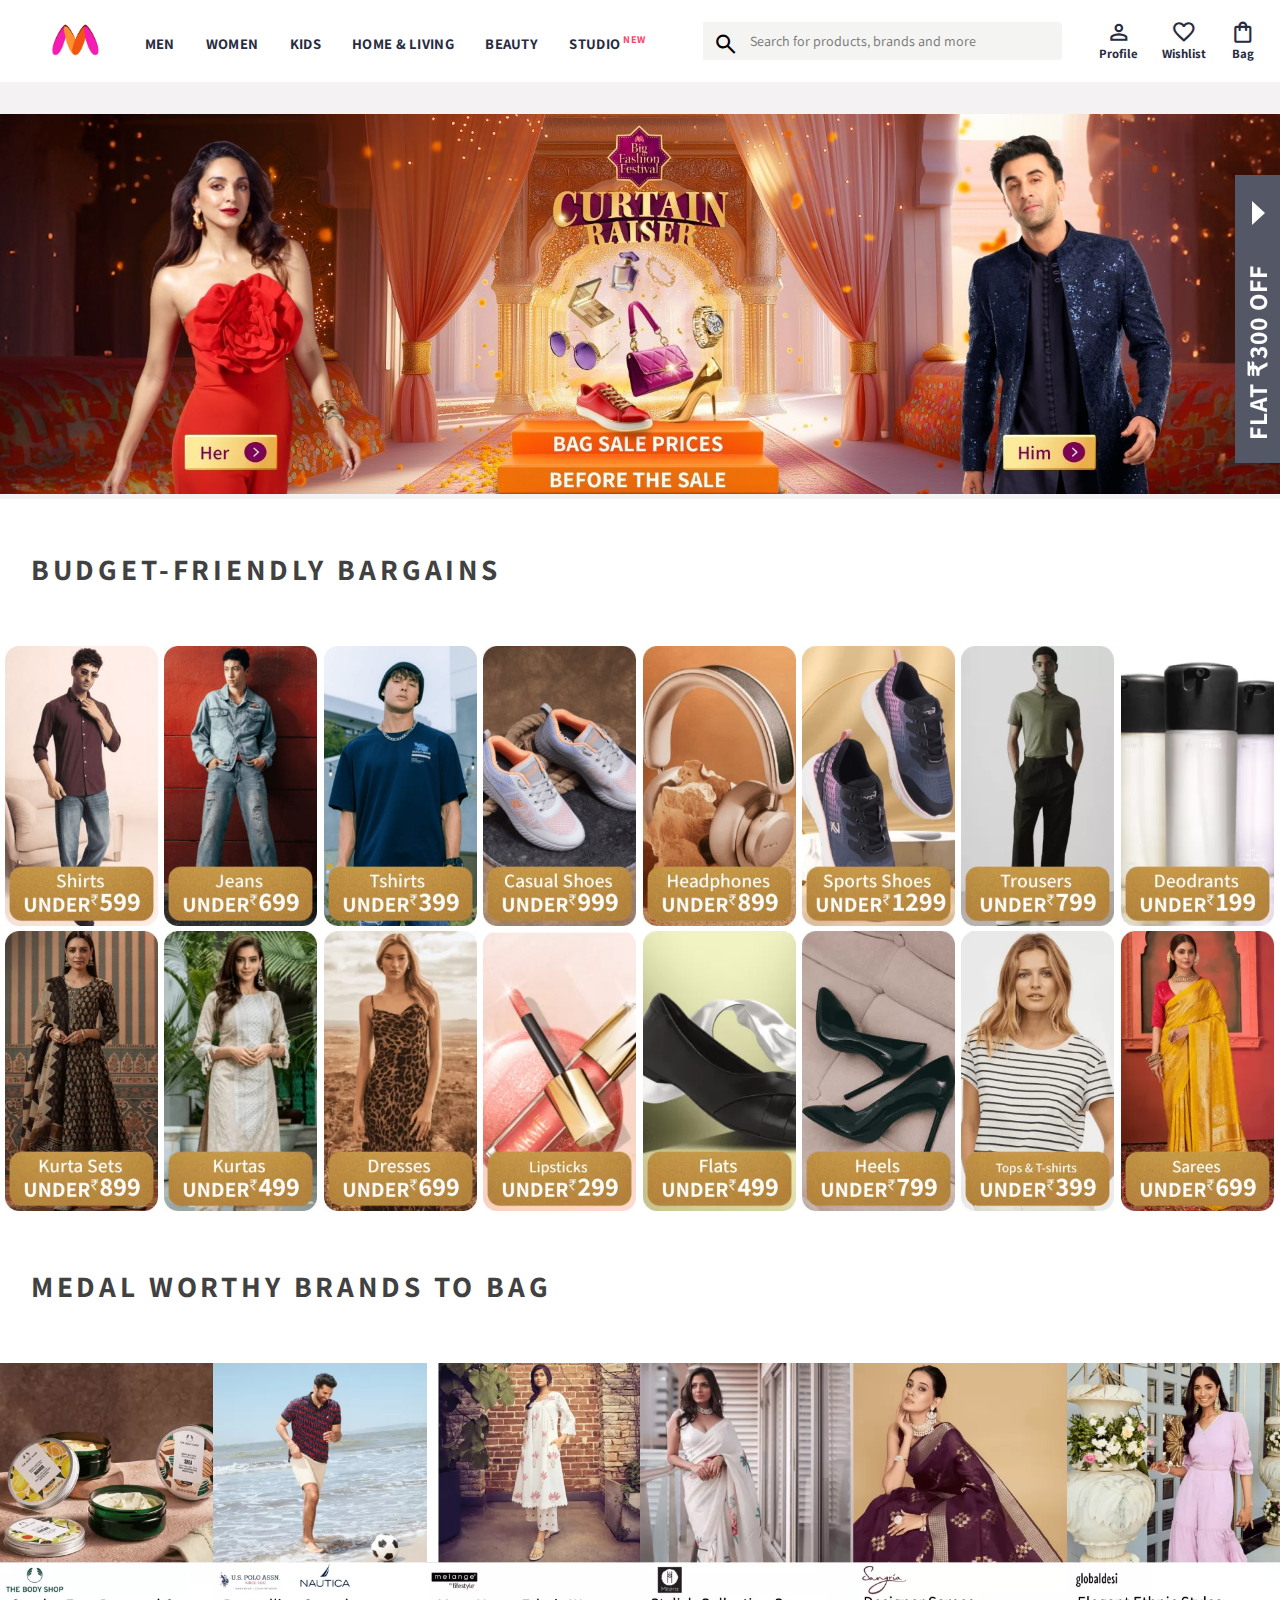
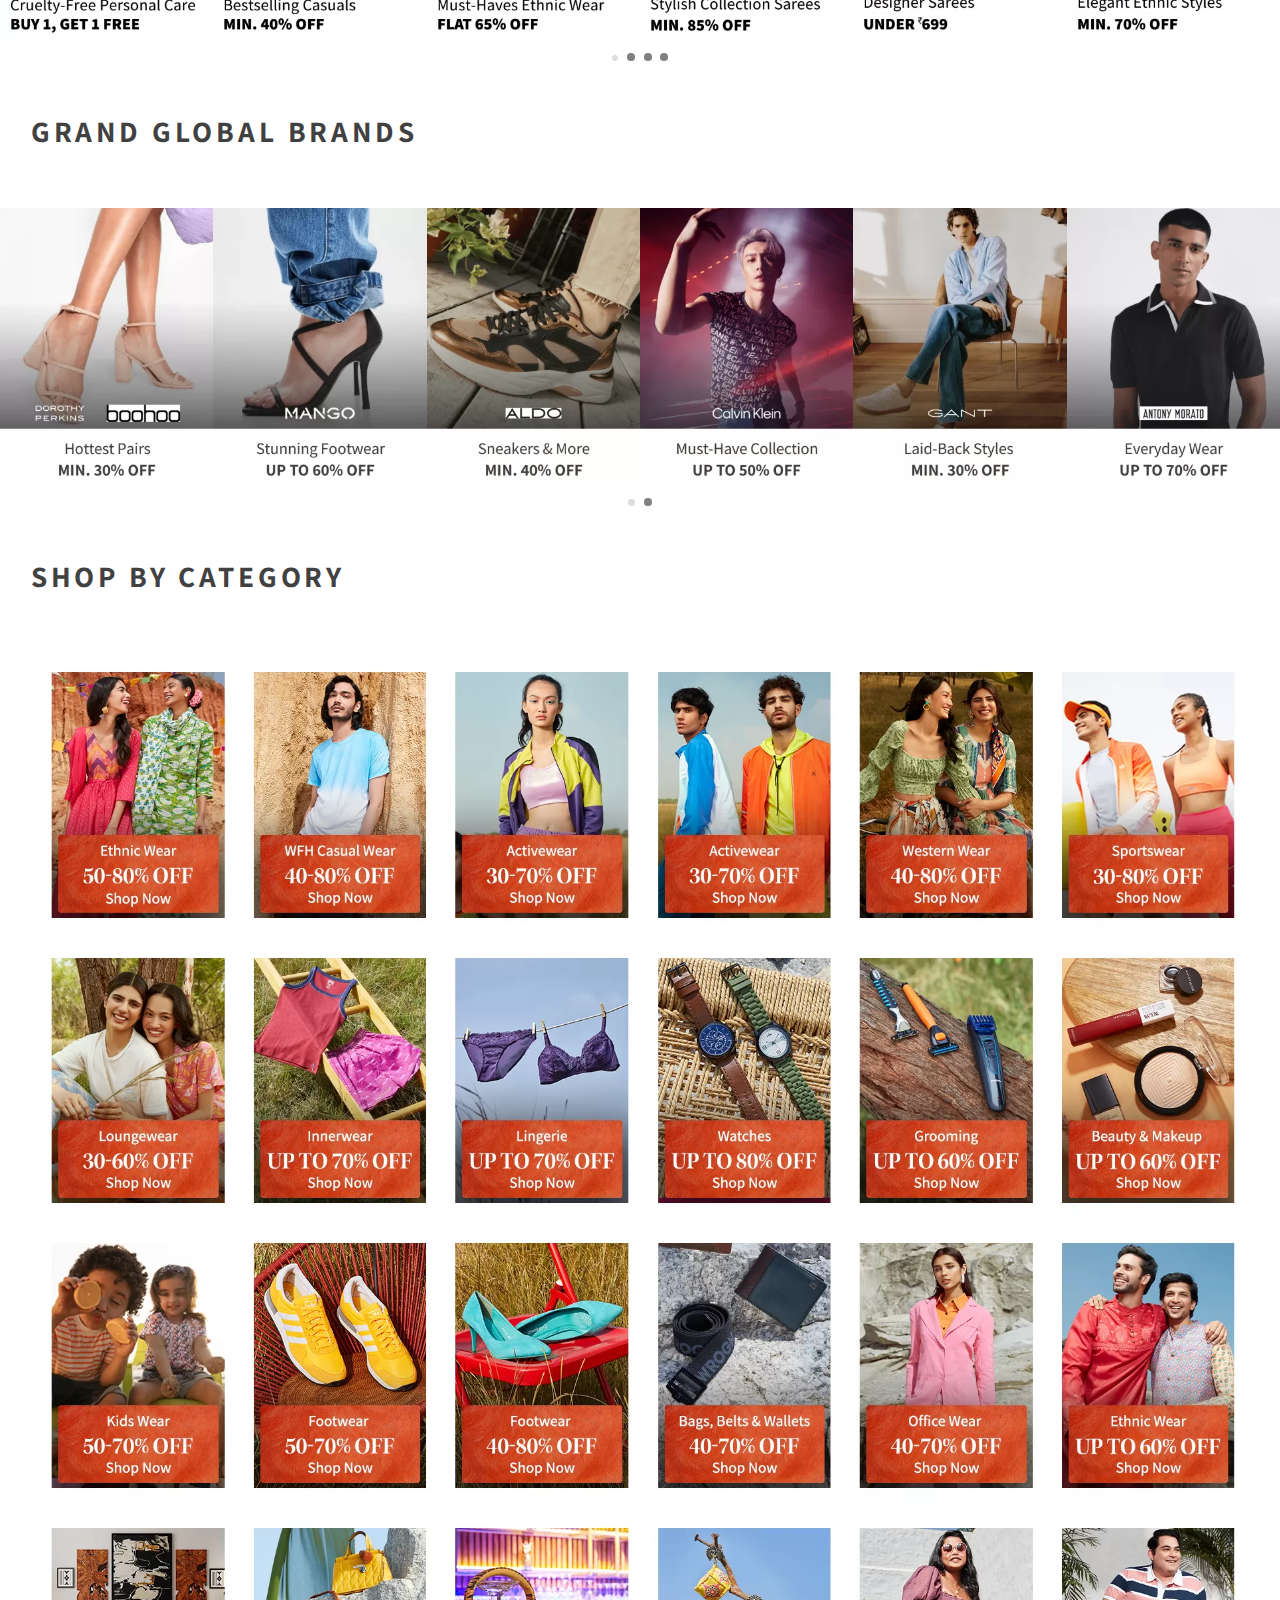
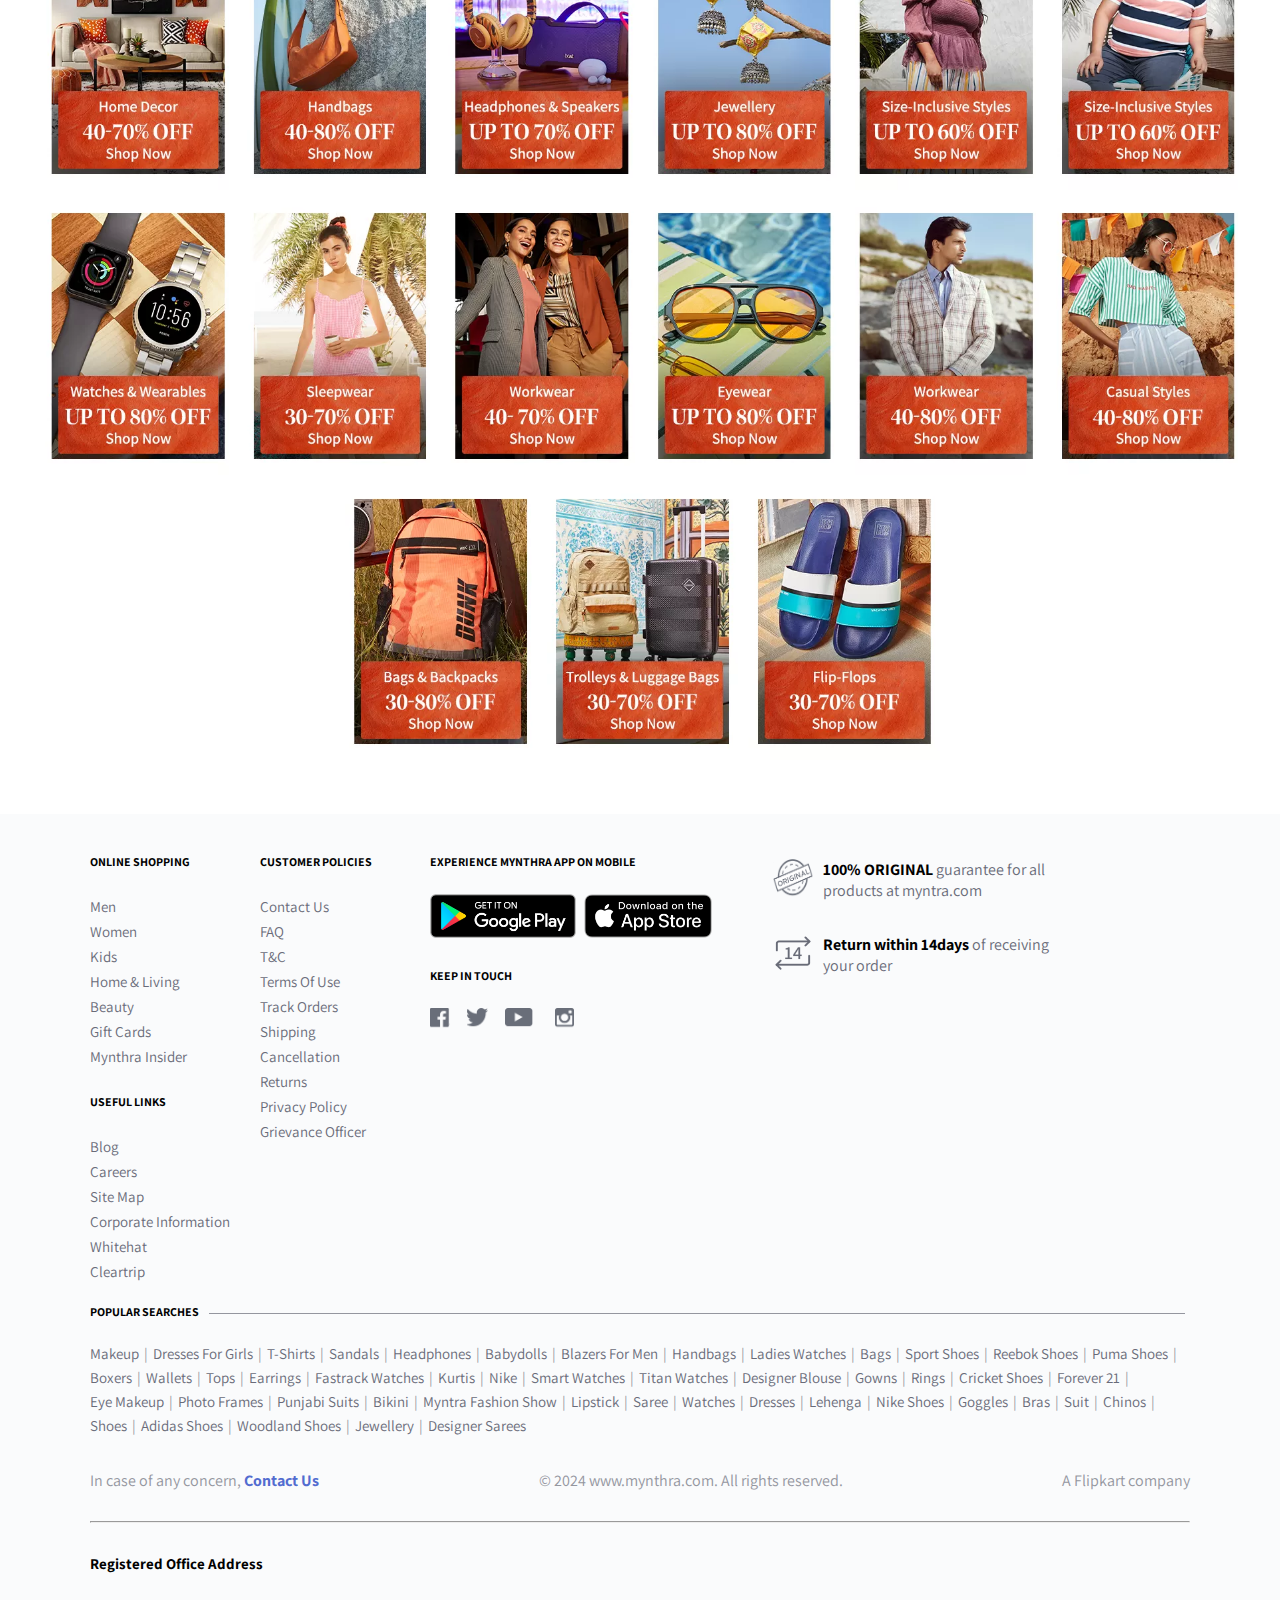
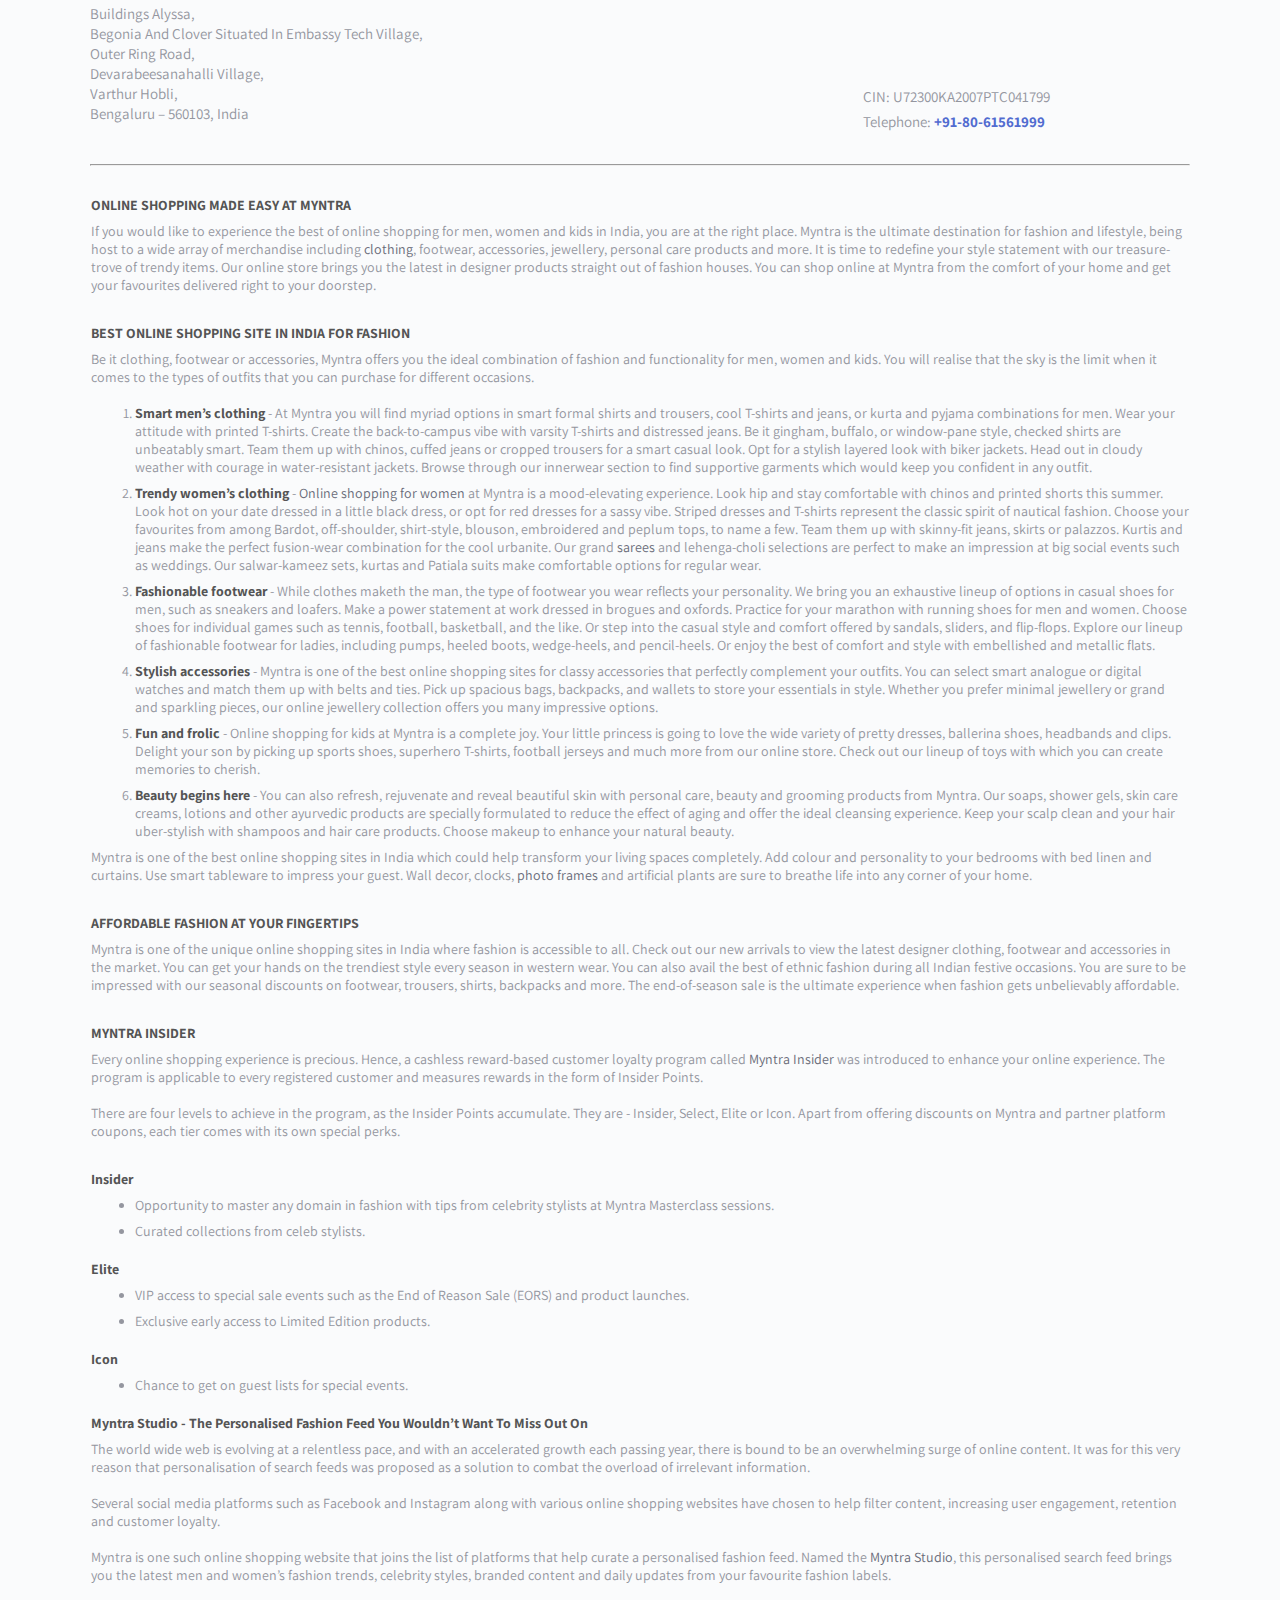
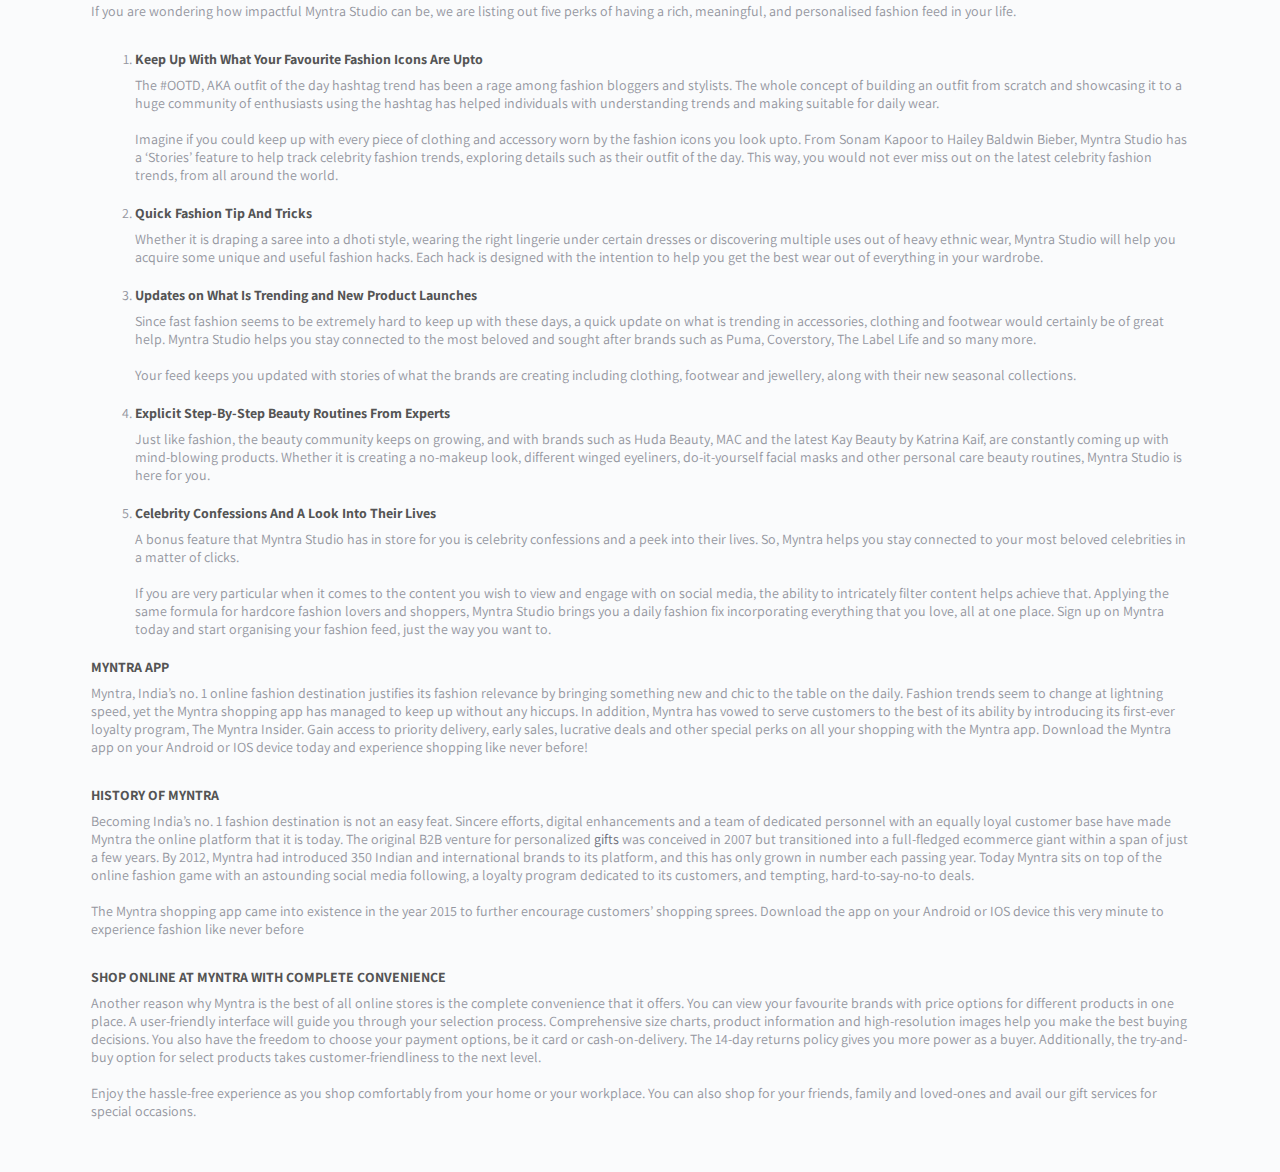
<file: index.html>
<!DOCTYPE html>
<html lang="en">
<head>
    <meta charset="UTF-8">
    <meta name="viewport" content="width=device-width, initial-scale=1.0">
    <link rel="stylesheet" href="style.css">
    <link rel="preconnect" href="https://fonts.googleapis.com">
    <link rel="preconnect" href="https://fonts.gstatic.com" crossorigin>
    <link href="https://fonts.googleapis.com/css2?family=Assistant:wght@200..800&display=swap" rel="stylesheet">
    <link rel="icon" type="image/png" href="[data-uri]" sizes="64x64">
    <link rel="stylesheet" href="https://fonts.googleapis.com/css2?family=Material+Symbols+Outlined:opsz,wght,FILL,GRAD@20..48,100..700,0..1,-50..200" />
    <title>Online Shopping for Women, Men, Kids Fashion &amp; Lifestyle - Myntra</title>
</head>
<body>
    <header>
        <div class="logo_container">
            <a href="index.html"><img class="mynthra_home" src="images/Myntra_logo.png" alt="mynthra homepage" /></a>
        </div>
        <nav class="nav_bar">
            <a class="men" href="pages/men.html">Men</a>
            <a class="women" href="pages/women.html">Women</a>
            <a class="kids" href="pages/kids.html">Kids</a>
            <a class="home" href="pages/home&living.html">Home & Living</a>
            <a class="beauty" href="pages/beauty.html">Beauty</a>
            <a class="studio" href="pages/studio.html">Studio <sup>New</sup></a>
        </nav>
        <div class="search_bar">
            <span class="material-symbols-outlined search_icon">search</span>
            <input type="text" class="search_input" placeholder="Search for products, brands and more">
        </div>
        <div class="action_bar">
            <div class="action_container">
                <a class="icon-flex" href="pages/profile.html">
                    <span class="material-symbols-outlined">person</span>
                    <span>Profile</span>
                </a>
            </div>
            <div class="action_container">
                <a class="icon-flex" href="pages/wishlist.html">
                    <span class="material-symbols-outlined">favorite</span>
                    <span>Wishlist</span>
                </a>
            </div>
            <div class="action_container bag">
                <a class="icon-flex" href="pages/bag.html">
                    <span class="material-symbols-outlined">shopping_bag</span>
                    <span>Bag</span>
                    <span class="bagitemscount"></span>
                </a>
            </div>
        </div>
    </header>
    <section class="hoverboxcontainer">
        <div class="menhoverbox">
                <div class="flex-row">
                    <div>
                        <h3><a href="pages/products.html">Topwear</a></h3>
                        <a class="item" href="pages/products.html">T-Shirts</a>
                        <a class="item" href="pages/products.html">Casual Shirts</a>
                        <a class="item" href="pages/products.html">Formal Shirts</a>
                        <a class="item" href="pages/products.html">Sweatshirts</a>
                        <a class="item" href="pages/products.html">Sweaters</a>
                        <a class="item" href="pages/products.html">Jackets</a>
                        <a class="item" href="pages/products.html">Blazers & Coats</a>
                        <a class="item" href="pages/products.html">Suits</a>
                        <a class="item" href="pages/products.html">Rain Jackets</a>
                    </div>
                    <hr class="rowhr">
                    <div>
                        <h3><a href="pages/products.html">Indian & Festive Wear</a></h3>
                        <a class="item" href="pages/products.html">Kurtas & Kurta Sets</a>
                        <a class="item" href="pages/products.html">Sherwanis</a>
                        <a class="item" href="pages/products.html">Nehru Jackets</a>
                        <a class="item" href="pages/products.html">Dhotis</a>
                    </div>
                </div>
                <div class="flex-row">
                    <div>
                        <h3><a href="pages/products.html">Bottomwear</a></h3>
                        <a class="item" href="pages/products.html">Jeans</a>
                        <a class="item" href="pages/products.html">Casual Trousers</a>
                        <a class="item" href="pages/products.html">Formal Trousers</a>
                        <a class="item" href="pages/products.html">Shorts</a>
                        <a class="item" href="pages/products.html">Track Pants & Joggers</a>
                    </div>
                    <hr class="rowhr">
                    <div>
                        <h3><a href="pages/products.html">Innerwear & Sleepwear</a></h3>
                        <a class="item" href="pages/products.html">Briefs & Trunks</a>
                        <a class="item" href="pages/products.html">Boxers</a>
                        <a class="item" href="pages/products.html">Vests</a>
                        <a class="item" href="pages/products.html">Sleepwear & Loungewear</a>
                        <a class="item" href="pages/products.html">Thermals</a>
                    </div>
                    <hr class="rowhr">
                    <div>
                        <h3><a href="pages/products.html">Plus Size</a></h3>
                    </div>
                </div>
                <div class="flex-row">
                    <div>
                        <h3><a href="pages/products.html">Footwear</a></h3>
                        <a class="item" href="pages/products.html">Casual Shoes</a>
                        <a class="item" href="pages/products.html">Sports Shoes</a>
                        <a class="item" href="pages/products.html">Formal Shoes</a>
                        <a class="item" href="pages/products.html">Sneakers</a>
                        <a class="item" href="pages/products.html">Sandals & Floaters</a>
                        <a class="item" href="pages/products.html">Flip Flops</a>
                        <a class="item" href="pages/products.html">Socks</a>
                    </div>
                    <hr class="rowhr">
                    <div>
                        <h3 class="singleh3"><a href="pages/products.html">Personal Care & Grooming</a></h3>
                        <h3 class="singleh3"><a href="pages/products.html">Sunglasses & Frames</a></h3>
                        <h3><a href="pages/products.html">Watches</a></h3>
                    </div>
                </div>
                <div class="flex-row">
                    <div>
                        <h3><a href="pages/products.html">Sports & Active Wear</a></h3>
                        <a class="item" href="pages/products.html">Sports Shoes</a>
                        <a class="item" href="pages/products.html">Sports Sandals</a>
                        <a class="item" href="pages/products.html">Active T-Shirts</a>
                        <a class="item" href="pages/products.html">Track Pants & Shorts</a>
                        <a class="item" href="pages/products.html">Tracksuits</a>
                        <a class="item" href="pages/products.html">Jackets & Sweatshirts</a>
                        <a class="item" href="pages/products.html">Sports Accessories</a>
                        <a class="item" href="pages/products.html">Swimwear</a>
                    </div>
                    <hr class="rowhr">
                    <div>
                        <h3><a href="pages/products.html">Gadgets</a></h3>
                        <a class="item" href="pages/products.html">Smart Wearables</a>
                        <a class="item" href="pages/products.html">Fitness Gadgets</a>
                        <a class="item" href="pages/products.html">Headphones</a>
                        <a class="item" href="pages/products.html">Speakers</a>
                    </div>
                </div>
                <div class="flex-row">
                    <div>
                        <h3><a href="pages/products.html">Fashion Accessories</a></h3>
                        <a class="item" href="pages/products.html">Wallets</a>
                        <a class="item" href="pages/products.html">Belts</a>
                        <a class="item" href="pages/products.html">Perfumes & Body Mists</a>
                        <a class="item" href="pages/products.html">Trimmers</a>
                        <a class="item" href="pages/products.html">Deodorants</a>
                        <a class="item" href="pages/products.html">Ties, Cufflinks & Pocket Squares</a>
                        <a class="item" href="pages/products.html">Accessory Gift Sets</a>
                        <a class="item" href="pages/products.html">Caps & Hats</a>
                        <a class="item" href="pages/products.html">Mufflers, Scarves & Gloves</a>
                        <a class="item" href="pages/products.html">Phone Cases</a>
                        <a class="item" href="pages/products.html">Rings & Wristwear</a>
                        <a class="item" href="pages/products.html">Helmets</a>
                    </div>
                    <hr class="rowhr">
                    <div>
                        <h3 class="singleh3"><a href="pages/products.html">Bags & Backpacks</a></h3>
                        <h3 class="singleh3"><a href="pages/products.html">Luggages & Trolleys</a></h3>
                    </div>
                </div>
        </div>
        <div class="womenhoverbox">
            <div class="women flex-row">
                <div>
                    <h3><a href="pages/products.html">Indian & Fusion Wear</a></h3>
                    <a class="item" href="pages/products.html">Kurtas & Suits</a>
                    <a class="item" href="pages/products.html">Kurtis, Tunics & Tops</a>
                    <a class="item" href="pages/products.html">Sarees</a>
                    <a class="item" href="pages/products.html">Ethnic Wear</a>
                    <a class="item" href="pages/products.html">Leggings, Salwars & Churidars</a>
                    <a class="item" href="pages/products.html">Skirts & Palazzos</a>
                    <a class="item" href="pages/products.html">Dress Materials</a>
                    <a class="item" href="pages/products.html">Lehenga Cholis</a>
                    <a class="item" href="pages/products.html">Dupattas & Shawls</a>
                    <a class="item" href="pages/products.html">Jackets</a>
                    <hr class="rowhr">
                    <h3 class="singleh3"><a href="pages/products.html">Belts, Scarves & More</a></h3>
                    <h3 class="singleh3"><a href="pages/products.html">Watches & Wearables</a></h3>
                </div>
            </div>
            <div class="women flex-row">
                    <div>
                    <h3><a href="pages/products.html">Western Wear</a></h3>
                    <a class="item" href="pages/products.html">Dresses</a>
                    <a class="item" href="pages/products.html">Tops</a>
                    <a class="item" href="pages/products.html">Tshirts</a>
                    <a class="item" href="pages/products.html">Jeans</a>
                    <a class="item" href="pages/products.html">Trousers & Capris</a>
                    <a class="item" href="pages/products.html">Shorts & Skirts</a>
                    <a class="item" href="pages/products.html">Co-ords</a>
                    <a class="item" href="pages/products.html">Playsuits</a>
                    <a class="item" href="pages/products.html">Jumpsuits</a>
                    <a class="item" href="pages/products.html">Shrugs</a>
                    <a class="item" href="pages/products.html">Sweaters & Sweatshirts</a>
                    <a class="item" href="pages/products.html">Jackets & Coats</a>
                    <a class="item" href="pages/products.html">Blazers & Waistcoats</a>
                </div>
                <hr class="rowhr">
                    <h3><a href="pages/products.html">Plus Size</a></h3>
            </div>
            <div class="women flex-row">
                    <h3 class="singleh3"><a href="pages/products.html">Maternity</a></h3>
                    <h3 class="singleh3"><a href="pages/products.html">Sunglasses & Frames</a></h3>
                <div>
                    <h3><a href="pages/products.html">Footwear</a></h3>
                    <a class="item" href="pages/products.html">Flats</a>
                    <a class="item" href="pages/products.html">Casual Shoes</a>
                    <a class="item" href="pages/products.html">Heels</a>
                    <a class="item" href="pages/products.html">Boots</a>
                    <a class="item" href="pages/products.html">Sports Shoes & Floaters</a>
                </div>
                <hr class="rowhr">
                <div>
                    <h3><a href="pages/products.html">Sports & Active Wear</a></h3>
                    <a class="item" href="pages/products.html">Clothing</a>
                    <a class="item" href="pages/products.html">Footwear</a>
                    <a class="item" href="pages/products.html">Sports Accessories</a>
                    <a class="item" href="pages/products.html">Sports Equipment</a>
                </div>
            </div>
            <div class="women flex-row">
                <div>
                    <h3><a href="pages/products.html">Lingerie & Sleepwear</a></h3>
                    <a class="item" href="pages/products.html">Bra</a>
                    <a class="item" href="pages/products.html">Briefs</a>
                    <a class="item" href="pages/products.html">Shapewear</a>
                    <a class="item" href="pages/products.html">Sleepwear & Loungewear</a>
                    <a class="item" href="pages/products.html">Swimwear</a>
                    <a class="item" href="pages/products.html">Camisoles & Thermals</a>
                </div>
                <hr class="rowhr">
                <div>
                    <h3><a href="pages/products.html">Beauty & Personal Care</a></h3>
                    <a class="item" href="pages/products.html">Makeup</a>
                    <a class="item" href="pages/products.html">Skincare</a>
                    <a class="item" href="pages/products.html">Premium Beauty</a>
                    <a class="item" href="pages/products.html">Lipsticks</a>
                    <a class="item" href="pages/products.html">Fragrances</a>
                </div>
            </div>
            <div class="women flex-row">
                <div>
                    <h3><a href="pages/products.html">Gadgets</a></h3>
                    <a class="item" href="pages/products.html">Smart Wearables</a>
                    <a class="item" href="pages/products.html">Fitness Gadgets</a>
                    <a class="item" href="pages/products.html">Headphones</a>
                    <a class="item" href="pages/products.html">Speakers</a>
                </div>
                <hr class="rowhr">
                <div>
                    <h3><a href="pages/products.html">Jewellery</a></h3>
                    <a class="item" href="pages/products.html">Fashion Jewellery</a>
                    <a class="item" href="pages/products.html">Fine Jewellery</a>
                    <a class="item" href="pages/products.html">Earrings</a>
                </div>
                <hr class="rowhr">
                    <h3 class="singleh3"><a href="pages/products.html">Bags & Backpacks</a></h3>
                    <h3 class="singleh3"><a href="pages/products.html">Handbags, Bags & Wallets</a></h3>
                    <h3 class="singleh3"><a href="pages/products.html">Luggages & Trolleys</a></h3>
            </div>
        </div>
        <div class="kidshoverbox">
            <div class="kids flex-row">
                <h3><a href="pages/products.html">Boys Clothing</a></h3>
                <a class="item" href="pages/products.html">T-Shirts</a>
                <a class="item" href="pages/products.html">Shirts</a>
                <a class="item" href="pages/products.html">Shorts</a>
                <a class="item" href="pages/products.html">Jeans</a>
                <a class="item" href="pages/products.html">Trousers</a>
                <a class="item" href="pages/products.html">Clothing Sets</a>
                <a class="item" href="pages/products.html">Ethnic Wear</a>
                <a class="item" href="pages/products.html">Track Pants & Pyjamas</a>
                <a class="item" href="pages/products.html">Jacket, Sweater & Sweatshirts</a>
                <a class="item" href="pages/products.html">Party Wear</a>
                <a class="item" href="pages/products.html">Innerwear & Thermals</a>
                <a class="item" href="pages/products.html">Nightwear & Loungewear</a>
                <a class="item" href="pages/products.html">Value Packs</a>
        </div>
        <div class="kids flex-row">
                <h3><a href="pages/products.html">Girls Clothing</a></h3>
                <a class="item" href="pages/products.html">Dresses</a>
                <a class="item" href="pages/products.html">Tops</a>
                <a class="item" href="pages/products.html">Tshirts</a>
                <a class="item" href="pages/products.html">Clothing Sets</a>
                <a class="item" href="pages/products.html">Lehenga Choli</a>
                <a class="item" href="pages/products.html">Kurta Sets</a>
                <a class="item" href="pages/products.html">Party Wear</a>
                <a class="item" href="pages/products.html">Dungarees & Jumpsuits</a>
                <a class="item" href="pages/products.html">Skirts & Shorts</a>
                <a class="item" href="pages/products.html">Tights & Leggings</a>
                <a class="item" href="pages/products.html">Jeans, Trousers & Capris</a>
                <a class="item" href="pages/products.html">Jacket, Sweater & Sweatshirts</a>
                <a class="item" href="pages/products.html">Innerwear & Thermals</a>
                <a class="item" href="pages/products.html">Nightwear & Loungewear</a>
                <a class="item" href="pages/products.html">Value Packs</a>
        </div>
        <div class="kids flex-row">
            <div>
                <h3><a href="pages/products.html">Footwear</a></h3>
                <a class="item" href="pages/products.html">Casual Shoes</a>
                <a class="item" href="pages/products.html">Flipflops</a>
                <a class="item" href="pages/products.html">Sports Shoes</a>
                <a class="item" href="pages/products.html">Flats</a>
                <a class="item" href="pages/products.html">Sandals</a>
                <a class="item" href="pages/products.html">Heels</a>
                <a class="item" href="pages/products.html">School Shoes</a>
                <a class="item" href="pages/products.html">Socks</a>
            </div>
            <hr class="rowhr">
            <div>
                <h3><a href="pages/products.html">Toys & Games</a></h3>
                <a class="item" href="pages/products.html">Learning & Development</a>
                <a class="item" href="pages/products.html">Activity Toys</a>
                <a class="item" href="pages/products.html">Soft Toys</a>
                <a class="item" href="pages/products.html">Action Figure / Play Set</a>
            </div>
        </div>
        <div class="kids flex-row">
            <div>
                <h3><a href="pages/products.html">Infants</a></h3>
                <a class="item" href="pages/products.html">Bodysuits</a>
                <a class="item" href="pages/products.html">Rompers & Sleepsuits</a>
                <a class="item" href="pages/products.html">Clothing Sets</a>
                <a class="item" href="pages/products.html">Tshirts & Tops</a>
                <a class="item" href="pages/products.html">Dresses</a>
                <a class="item" href="pages/products.html">Bottom Wear</a>
                <a class="item" href="pages/products.html">Winter Wear</a>
                <a class="item" href="pages/products.html">Innerwear & Sleepwear</a>
                <a class="item" href="pages/products.html">Infant Care</a>
            </div>
            <hr class="rowhr">
                <h3 class="singleh3"><a href="pages/products.html">Home & Bath</a></h3>
                <h3 class="singleh3"><a href="pages/products.html">Personal Care</a></h3>
        </div>
        <div class="kids flex-row">
            <div>
                <h3><a href="pages/products.html">Kids Accessories</a></h3>
                <a class="item" href="pages/products.html">Bags & Backpacks</a>
                <a class="item" href="pages/products.html">Watches</a>
                <a class="item" href="pages/products.html">Jewellery & Hair Accessory</a>
                <a class="item" href="pages/products.html">Sunglasses</a>
                <a class="item" href="pages/products.html">Masks & Protective Gears</a>
                <a class="item" href="pages/products.html">Caps & Hats</a>
            </div>
            <hr class="rowhr">
            <div>
                <h3><a href="pages/products.html">Brands</a></h3>
                <a class="item" href="pages/products.html">H&M</a>
                <a class="item" href="pages/products.html">Max Kids</a>
                <a class="item" href="pages/products.html">Pantaloons</a>
                <a class="item" href="pages/products.html">United Colors Of Benetton Kids</a>
                <a class="item" href="pages/products.html">YK</a>
                <a class="item" href="pages/products.html">U.S. Polo Assn. Kids</a>
                <a class="item" href="pages/products.html">Mothercare</a>
                <a class="item" href="pages/products.html">HRX</a>
            </div>
        </div>
        </div>
        <div class="homehoverbox">
            <div class="home flex-row">
                <div>
                    <h3><a href="pages/products.html">Bed Linen & Furnishing</a></h3>
                    <a class="item" href="pages/products.html">Bed Runners</a>
                    <a class="item" href="pages/products.html">Mattress Protectors</a>
                    <a class="item" href="pages/products.html">Bedsheets</a>
                    <a class="item" href="pages/products.html">Bedding Sets</a>
                    <a class="item" href="pages/products.html">Blankets, Quilts & Dohars</a>
                    <a class="item" href="pages/products.html">Pillows & Pillow Covers</a>
                    <a class="item" href="pages/products.html">Bed Covers</a>
                    <a class="item" href="pages/products.html">Diwan Sets</a>
                    <a class="item" href="pages/products.html">Chair Pads & Covers</a>
                    <a class="item" href="pages/products.html">Sofa Covers</a>
                </div>
                <hr class="rowhr">
                <div>
                    <h3><a href="pages/products.html">Flooring</a></h3>
                    <a class="item" href="pages/products.html">Floor Runners</a>
                    <a class="item" href="pages/products.html">Carpets</a>
                    <a class="item" href="pages/products.html">Floor Mats & Dhurries</a>
                    <a class="item" href="pages/products.html">Door Mats</a>
                </div>
            </div>
            <div class="home flex-row">
                <div>
                    <h3><a href="pages/products.html">Bath</a></h3>
                    <a class="item" href="pages/products.html">Bath Towels</a>
                    <a class="item" href="pages/products.html">Hand & Face Towels</a>
                    <a class="item" href="pages/products.html">Beach Towels</a>
                    <a class="item" href="pages/products.html">Towels Set</a>
                    <a class="item" href="pages/products.html">Bath Rugs</a>
                    <a class="item" href="pages/products.html">Bath Robes</a>
                    <a class="item" href="pages/products.html">Bathroom Accessories</a>
                    <a class="item" href="pages/products.html">Shower Curtains</a>
                </div>
                <hr class="rowhr">
                <div>
                    <h3><a href="pages/products.html">Lamps & Lighting</a></h3>
                    <a class="item" href="pages/products.html">Floor Lamps</a>
                    <a class="item" href="pages/products.html">Ceiling Lamps</a>
                    <a class="item" href="pages/products.html">Table Lamps</a>
                    <a class="item" href="pages/products.html">Wall Lamps</a>
                    <a class="item" href="pages/products.html">Outdoor Lamps</a>
                    <a class="item" href="pages/products.html">String Lights</a>
                </div>
            </div>
            <div class="home flex-row">
                <div>
                    <h3><a href="pages/products.html">Home Décor</a></h3>
                    <a class="item" href="pages/products.html">Plants & Planters</a>
                    <a class="item" href="pages/products.html">Aromas & Candles</a>
                    <a class="item" href="pages/products.html">Clocks</a>
                    <a class="item" href="pages/products.html">Mirrors</a>
                    <a class="item" href="pages/products.html">Wall Décor</a>
                    <a class="item" href="pages/products.html">Festive Decor</a>
                    <a class="item" href="pages/products.html">Pooja Essentials</a>
                    <a class="item" href="pages/products.html">Wall Shelves</a>
                    <a class="item" href="pages/products.html">Fountains</a>
                    <a class="item" href="pages/products.html">Showpieces & Vases</a>
                    <a class="item" href="pages/products.html">Ottoman</a>
                </div>
                <hr class="rowhr">
                    <h3 class="singleh3"><a class="item" href="pages/products.html">Cushions & Cushion Covers</a></h3>
                    <h3 class="singleh3"><a class="item" href="pages/products.html">Curtains</a></h3>
            </div>
            <div class="home flex-row">
                    <h3 class="singleh3"><a class="item" href="pages/products.html">Home Gift Sets</a></h3>
                <div>
                    <h3><a href="pages/products.html">Kitchen & Table</a></h3>
                    <a class="item" href="pages/products.html">Table Runners</a>
                    <a class="item" href="pages/products.html">Dinnerware & Serveware</a>
                    <a class="item" href="pages/products.html">Cups and Mugs</a>
                    <a class="item" href="pages/products.html">Bakeware & Cookware</a>
                    <a class="item" href="pages/products.html">Kitchen Storage & Tools</a>
                    <a class="item" href="pages/products.html">Bar & Drinkware</a>
                    <a class="item" href="pages/products.html">Table Covers & Furnishings</a>
                </div>
                <hr class="rowhr">
                <div>
                    <h3><a href="pages/products.html">Storage</a></h3>
                    <a class="item" href="pages/products.html">Bins</a>
                    <a class="item" href="pages/products.html">Hangers</a>
                    <a class="item" href="pages/products.html">Organisers</a>
                    <a class="item" href="pages/products.html">Hooks & Holders</a>
                    <a class="item" href="pages/products.html">Laundry Bags</a>
                </div>
            </div>
            <div class="home flex-row">
                <div>
                    <h3><a href="pages/products.html">Brands</a></h3>
                    <a class="item" href="pages/products.html">H&M</a>
                    <a class="item" href="pages/products.html">Marks & Spencer</a>
                    <a class="item" href="pages/products.html">Home Centre</a>
                    <a class="item" href="pages/products.html">Spaces</a>
                    <a class="item" href="pages/products.html">D'Decor</a>
                    <a class="item" href="pages/products.html">Story@Home</a>
                    <a class="item" href="pages/products.html">Pure Home & Living</a>
                    <a class="item" href="pages/products.html">Swayam</a>
                    <a class="item" href="pages/products.html">Raymond Home</a>
                    <a class="item" href="pages/products.html">Maspar</a>
                    <a class="item" href="pages/products.html">My Trident</a>
                    <a class="item" href="pages/products.html">Cortina</a>
                    <a class="item" href="pages/products.html">Random</a>
                    <a class="item" href="pages/products.html">Ellementry</a>
                    <a class="item" href="pages/products.html">ROMEE</a>
                    <a class="item" href="pages/products.html">SEJ by Nisha Gupta</a>
                </div>
            </div>
        </div>
        <div class="beautyhoverbox">
            <div class="beauty flex-row">
                <div>
                    <h3><a href="pages/products.html">Makeup</a></h3>
                    <a class="item" href="pages/products.html">Lipstick</a>
                    <a class="item" href="pages/products.html">Lip Gloss</a>
                    <a class="item" href="pages/products.html">Lip Liner</a>
                    <a class="item" href="pages/products.html">Mascara</a>
                    <a class="item" href="pages/products.html">Eyeliner</a>
                    <a class="item" href="pages/products.html">Kajal</a>
                    <a class="item" href="pages/products.html">Eyeshadow</a>
                    <a class="item" href="pages/products.html">Foundation</a>
                    <a class="item" href="pages/products.html">Primer</a>
                    <a class="item" href="pages/products.html">Concealer</a>
                    <a class="item" href="pages/products.html">Compact</a>
                    <a class="item" href="pages/products.html">Nail Polish</a>
                </div>
            </div>
            <div class="beauty flex-row">
                <div>
                    <h3><a href="pages/products.html">Skincare, Bath & Body</a></h3>
                    <a class="item" href="pages/products.html">Face Moisturiser</a>
                    <a class="item" href="pages/products.html">Cleanser</a>
                    <a class="item" href="pages/products.html">Masks & Peel</a>
                    <a class="item" href="pages/products.html">Sunscreen</a>
                    <a class="item" href="pages/products.html">Serum</a>
                    <a class="item" href="pages/products.html">Face Wash</a>
                    <a class="item" href="pages/products.html">Eye Cream</a>
                    <a class="item" href="pages/products.html">Lip Balm</a>
                    <a class="item" href="pages/products.html">Body Lotion</a>
                    <a class="item" href="pages/products.html">Body Wash</a>
                    <a class="item" href="pages/products.html">Body Scrub</a>
                    <a class="item" href="pages/products.html">Hand Cream</a>
                </div>
                <hr class="rowhr">
                <div>
                    <h3 class="singleh3"><a href="pages/products.html">Baby Care</a></h3>
                    <h3 class="singleh3"><a href="pages/products.html">Masks</a></h3>
                </div>
            </div>
            <div class="beauty flex-row">
                <div>
                    <h3><a href="pages/products.html">Haircare</a></h3>
                    <a class="item" href="pages/products.html">Shampoo</a>
                    <a class="item" href="pages/products.html">Conditioner</a>
                    <a class="item" href="pages/products.html">Hair Cream</a>
                    <a class="item" href="pages/products.html">Hair Oil</a>
                    <a class="item" href="pages/products.html">Hair Gel</a>
                    <a class="item" href="pages/products.html">Hair Color</a>
                    <a class="item" href="pages/products.html">Hair Serum</a>
                    <a class="item" href="pages/products.html">Hair Accessory</a>
                </div>
                <hr class="rowhr">
                <div>
                    <h3><a href="pages/products.html">Fragrances</a></h3>
                    <a class="item" href="pages/products.html">Perfume</a>
                    <a class="item" href="pages/products.html">Deodorant</a>
                    <a class="item" href="pages/products.html">Body Mist</a>
                </div>
            </div>
            <div class="beauty flex-row">
                <div>
                    <h3><a href="pages/products.html">Appliances</a></h3>
                    <a class="item" href="pages/products.html">Hair Straightener</a>
                    <a class="item" href="pages/products.html">Hair Dryer</a>
                    <a class="item" href="pages/products.html">Epilator</a>
                </div>
                <hr class="rowhr">
                <div>
                    <h3><a href="pages/products.html">Men's Grooming</a></h3>
                    <a class="item" href="pages/products.html">Trimmers</a>
                    <a class="item" href="pages/products.html">Beard Oil</a>
                    <a class="item" href="pages/products.html">Hair Wax</a>
                </div>
                <hr class="rowhr">
                <div>
                    <h3><a href="pages/products.html">Beauty Gift & Makeup Set</a></h3>
                    <a class="item" href="pages/products.html">Beauty Gift</a>
                    <a class="item" href="pages/products.html">Makeup Kit</a>
                </div>
                <hr class="rowhr">
                    <h3 class="singleh3"><a href="pages/products.html">Premium Beauty</a></h3>
                    <h3 class="singleh3"><a href="pages/products.html">Wellness & Hygiene</a></h3>
            </div>
                <div class="beauty flex-row">
                    <h3><a href="pages/products.html">Top Brands</a></h3>
                    <a class="item" href="pages/products.html">Lakme</a>
                    <a class="item" href="pages/products.html">Maybelline</a>
                    <a class="item" href="pages/products.html">LOreal</a>
                    <a class="item" href="pages/products.html">Philips</a>
                    <a class="item" href="pages/products.html">Bath & Body Works</a>
                    <a class="item" href="pages/products.html">THE BODY SHOP</a>
                    <a class="item" href="pages/products.html">Biotique</a>
                    <a class="item" href="pages/products.html">Mamaearth</a>
                    <a class="item" href="pages/products.html">MCaffeine</a>
                    <a class="item" href="pages/products.html">Nivea</a>
                    <a class="item" href="pages/products.html">Lotus Herbals</a>
                    <a class="item" href="pages/products.html">LOreal Professionnel</a>
                    <a class="item" href="pages/products.html">KAMA AYURVEDA</a>
                    <a class="item" href="pages/products.html">M.A.C</a>
                    <a class="item" href="pages/products.html">Forest Essentials</a>
            </div>
        </div>
        <div class="studiohoverbox">
            <div class="mynthra_studio">
                <img class="mynthra_studio_img" src="images/Myntra_logo.png"> 
                <h4>Studio</h4>
                </div class="studioinfo">
                    <p>Your daily inspiration for everything fashion</p>
                    <div class="studioimgs">
                    <img src="images/bargains/1.shirts.jfif">
                    <img src="images/bargains/2. jeans.jfif">
                    <img src="images/bargains/3.Tshirts.jfif">
                    <img src="images/bargains/9.kurta sets.webp" alt="explore studio" />
                </div>
                <a href="pages/studio.html" class="studiolink">EXPLORE STUDIO  <span class="studiolink link"> > </span> </a>
            </div>
        </div>
    </section>
    <main>
        <div class="banner-container">
           <a href="pages/women.html"><img draggable="false" src="images/MainBanner-1.jpg"></a>
            <a href="pages/men.html"><img draggable="false" src="images/MainBanner-2.jpg"></a>
        </div>
        <div class="category-heading">Budget-Friendly Bargains</div>
        <div class="bargain-items">
            <div><a href="pages/products.html"><img draggable="false" src="images/bargains/1.shirts.jfif"></a></div>
            <div><a href="pages/products.html"><img draggable="false" src="images/bargains/2. jeans.jfif"></a></div>
            <div><a href="pages/products.html"><img draggable="false" src="images/bargains/3.Tshirts.jfif"></a></div>
            <div><a href="pages/products.html"><img draggable="false" src="images/bargains/4.casual shoes.jfif"></a></div>
            <div><a href="pages/products.html"><img draggable="false" src="images/bargains/5.head phones.jfif"></a></div>
            <div><a href="pages/products.html"><img draggable="false" src="images/bargains/6.sport shoes.webp"></a></div>
            <div><a href="pages/products.html"><img draggable="false" src="images/bargains/7.trousers.webp"></a></div>
            <div><a href="pages/products.html"><img draggable="false" src="images/bargains/8.deodrants.webp"></a></div>
            <div><a href="pages/products.html"><img draggable="false" src="images/bargains/9.kurta sets.webp"></a></div>
            <div><a href="pages/products.html"><img draggable="false" src="images/bargains/10.kurtas.webp"></a></div>
            <div><a href="pages/products.html"><img draggable="false" src="images/bargains/11.dresses.webp"></a></div>
            <div><a href="pages/products.html"><img draggable="false" src="images/bargains/12.lipsticks.webp"></a></div>
            <div><a href="pages/products.html"><img draggable="false" src="images/bargains/13.flats.webp"></a></div>
            <div><a href="pages/products.html"><img draggable="false" src="images/bargains/14.heels.webp"></a></div>
            <div><a href="pages/products.html"><img draggable="false" src="images/bargains/15.tops&tshirts.webp"></a></div>
            <div><a href="pages/products.html"><img draggable="false" src="images/bargains/16.sarees.webp"></a></div>
        </div>
        <div class="category-heading">Medal Worthy brands to bag</div>
        <div class="carousel-container">
            <div class="offer-items carousel-slide">
                <div><a href="pages/products.html"><img class="offer-img" draggable="false" src="images/offers/1.webp"></a></div>
                <div><a href="pages/products.html"><img class="offer-img" draggable="false" src="images/offers/2.webp"></a></div>
                <div><a href="pages/products.html"><img class="offer-img" draggable="false" src="images/offers/3.webp"></a></div>
                <div><a href="pages/products.html"><img class="offer-img" draggable="false" src="images/offers/4.webp"></a></div>
                <div><a href="pages/products.html"><img class="offer-img" draggable="false" src="images/offers/5.webp"></a></div>
                <div><a href="pages/products.html"><img class="offer-img" draggable="false" src="images/offers/6.webp"></a></div>
                <div><a href="pages/products.html"><img class="offer-img" draggable="false" src="images/offers/7.webp"></a></div>
                <div><a href="pages/products.html"><img class="offer-img" draggable="false" src="images/offers/8.webp"></a></div>
                <div><a href="pages/products.html"><img class="offer-img" draggable="false" src="images/offers/9.webp"></a></div>
                <div><a href="pages/products.html"><img class="offer-img" draggable="false" src="images/offers/10.webp"></a></div>
                <div><a href="pages/products.html"><img class="offer-img" draggable="false" src="images/offers/11.webp"></a></div>
                <div><a href="pages/products.html"><img class="offer-img" draggable="false" src="images/offers/12.webp"></a></div>
                <div><a href="pages/products.html"><img class="offer-img" draggable="false" src="images/offers/13.webp"></a></div>
                <div><a href="pages/products.html"><img class="offer-img" draggable="false" src="images/offers/14.webp"></a></div>
                <div><a href="pages/products.html"><img class="offer-img" draggable="false" src="images/offers/15.webp"></a></div>
                <div><a href="pages/products.html"><img class="offer-img" draggable="false" src="images/offers/16.webp"></a></div>
                <div><a href="pages/products.html"><img class="offer-img" draggable="false" src="images/offers/17.webp"></a></div>
                <div><a href="pages/products.html"><img class="offer-img" draggable="false" src="images/offers/18.webp"></a></div>
                <div><a href="pages/products.html"><img class="offer-img" draggable="false" src="images/offers/19.webp"></a></div>
                <div><a href="pages/products.html"><img class="offer-img" draggable="false" src="images/offers/20.webp"></a></div>
                <div><a href="pages/products.html"><img class="offer-img" draggable="false" src="images/offers/21.webp"></a></div>
                <div><a href="pages/products.html"><img class="offer-img" draggable="false" src="images/offers/22.webp"></a></div>
                <div><a href="pages/products.html"><img class="offer-img" draggable="false" src="images/offers/23.webp"></a></div>
                <div><a href="pages/products.html"><img class="offer-img" draggable="false" src="images/offers/24.webp"></a></div>
            </div>
            <div class="carousel-dots">
                <span class="dot" data-slide="0"></span>
                <span class="dot" data-slide="1"></span>
                <span class="dot" data-slide="2"></span>
                <span class="dot" data-slide="3"></span>
            </div>
        </div>
        <div class="category-heading">grand global brands</div>
        <div class="carousel-container">
            <div class="brands offer-items carousel-slide1">
                <div><a href="pages/products.html"><img class="offer-img" draggable="false" src="images/brands/1.webp"></a></div>
                <div><a href="pages/products.html"><img class="offer-img" draggable="false" src="images/brands/2.webp"></a></div>
                <div><a href="pages/products.html"><img class="offer-img" draggable="false" src="images/brands/3.webp"></a></div>
                <div><a href="pages/products.html"><img class="offer-img" draggable="false" src="images/brands/4.webp"></a></div>
                <div><a href="pages/products.html"><img class="offer-img" draggable="false" src="images/brands/5.webp"></a></div>
                <div><a href="pages/products.html"><img class="offer-img" draggable="false" src="images/brands/6.webp"></a></div>
                <div><a href="pages/products.html"><img class="offer-img" draggable="false" src="images/brands/7.webp"></a></div>
                <div><a href="pages/products.html"><img class="offer-img" draggable="false" src="images/brands/8.webp"></a></div>
                <div><a href="pages/products.html"><img class="offer-img" draggable="false" src="images/brands/9.webp"></a></div>
                <div><a href="pages/products.html"><img class="offer-img" draggable="false" src="images/brands/10.webp"></a></div>
                <div><a href="pages/products.html"><img class="offer-img" draggable="false" src="images/brands/11.webp"></a></div>
                <div><a href="pages/products.html"><img class="offer-img" draggable="false" src="images/brands/12.webp"></a></div>
            </div>
            <div class="carousel-dots">
                <span class="branddot"></span>
                <span class="branddot"></span>
            </div>
        </div>
        <div class="category-heading">Shop by category</div>
        <div class="category-items">
            <div class="item"><a href="pages/products.html"><img class="offer-img" draggable="false" src="images/categories/1.webp"></a></div>
            <div class="item"><a href="pages/products.html"><img class="offer-img" draggable="false" src="images/categories/2.webp"></a></div>
            <div class="item"><a href="pages/products.html"><img class="offer-img" draggable="false" src="images/categories/3.webp"></a></div>
            <div class="item"><a href="pages/products.html"><img class="offer-img" draggable="false" src="images/categories/4.webp"></a></div>
            <div class="item"><a href="pages/products.html"><img class="offer-img" draggable="false" src="images/categories/5.webp"></a></div>
            <div class="item"><a href="pages/products.html"><img class="offer-img" draggable="false" src="images/categories/6.webp"></a></div>
            <div class="item"><a href="pages/products.html"><img class="offer-img" draggable="false" src="images/categories/7.webp"></a></div>
            <div class="item"><a href="pages/products.html"><img class="offer-img" draggable="false" src="images/categories/8.webp"></a></div>
            <div class="item"><a href="pages/products.html"><img class="offer-img" draggable="false" src="images/categories/9.webp"></a></div>
            <div class="item"><a href="pages/products.html"><img class="offer-img" draggable="false" src="images/categories/10.webp"></a></div>
            <div class="item"><a href="pages/products.html"><img class="offer-img" draggable="false" src="images/categories/11.webp"></a></div>
            <div class="item"><a href="pages/products.html"><img class="offer-img" draggable="false" src="images/categories/12.webp"></a></div>
            <div class="item"><a href="pages/products.html"><img class="offer-img" draggable="false" src="images/categories/13.webp"></a></div>
            <div class="item"><a href="pages/products.html"><img class="offer-img" draggable="false" src="images/categories/14.webp"></a></div>
            <div class="item"><a href="pages/products.html"><img class="offer-img" draggable="false" src="images/categories/15.webp"></a></div>
            <div class="item"><a href="pages/products.html"><img class="offer-img" draggable="false" src="images/categories/16.webp"></a></div>
            <div class="item"><a href="pages/products.html"><img class="offer-img" draggable="false" src="images/categories/17.webp"></a></div>
            <div class="item"><a href="pages/products.html"><img class="offer-img" draggable="false" src="images/categories/18.webp"></a></div>
            <div class="item"><a href="pages/products.html"><img class="offer-img" draggable="false" src="images/categories/19.webp"></a></div>
            <div class="item"><a href="pages/products.html"><img class="offer-img" draggable="false" src="images/categories/20.webp"></a></div>
            <div class="item"><a href="pages/products.html"><img class="offer-img" draggable="false" src="images/categories/21.webp"></a></div>
            <div class="item"><a href="pages/products.html"><img class="offer-img" draggable="false" src="images/categories/22.webp"></a></div>
            <div class="item"><a href="pages/products.html"><img class="offer-img" draggable="false" src="images/categories/23.webp"></a></div>
            <div class="item"><a href="pages/products.html"><img class="offer-img" draggable="false" src="images/categories/24.webp"></a></div>
            <div class="item"><a href="pages/products.html"><img class="offer-img" draggable="false" src="images/categories/25.webp"></a></div>
            <div class="item"><a href="pages/products.html"><img class="offer-img" draggable="false" src="images/categories/26.webp"></a></div>
            <div class="item"><a href="pages/products.html"><img class="offer-img" draggable="false" src="images/categories/27.webp"></a></div>
            <div class="item"><a href="pages/products.html"><img class="offer-img" draggable="false" src="images/categories/28.webp"></a></div>
            <div class="item"><a href="pages/products.html"><img class="offer-img" draggable="false" src="images/categories/29.webp"></a></div>
            <div class="item"><a href="pages/products.html"><img class="offer-img" draggable="false" src="images/categories/30.webp"></a></div>
        </div>
        <div class="category">
            <div></div>
            <div class="item"><a href="pages/products.html"><img class="offer-img" draggable="false" src="images/categories/31.webp"></a></div>
            <div class="item"><a href="pages/products.html"><img class="offer-img" draggable="false" src="images/categories/32.webp"></a></div>
            <div class="item"><a href="pages/products.html"><img class="offer-img" draggable="false" src="images/categories/33.webp"></a></div>
            <div></div>
        </div>
    </main>
    <Footer>
        <section class="links-container">
                <div class="mainlinks-container">
                    <div class="online-shopping">
                        <a class="heading" href="pages/products.html">ONLINE SHOPPING</a>
                        <a class="links" href="pages/products.html">men</a>
                        <a class="links" href="pages/products.html">women</a>
                        <a class="links" href="pages/products.html">kids</a>
                        <a class="links" href="pages/products.html">home & living</a>
                        <a class="links" href="pages/products.html">beauty</a>
                        <a class="links" href="pages/products.html">gift cards</a>
                        <a class="links" href="pages/products.html">mynthra insider</a>
                    </div>
                    <div class="useful-links">
                        <a class="heading" href="pages/products.html">USEFUL LINKS</a>
                        <a class="links" href="pages/products.html">blog</a>
                        <a class="links" href="pages/products.html">careers</a>
                        <a class="links" href="pages/products.html">site map</a>
                        <a class="links" href="pages/products.html">corporate information</a>
                        <a class="links" href="pages/products.html">whitehat</a>
                        <a class="links" href="pages/products.html">cleartrip</a>
                    </div>
                </div>
                <div class="customer-policies">
                    <a class="heading" href="pages/products.html">CUSTOMER POLICIES</a>
                        <a class="links" href="#">contact us</a>
                        <a class="links" href="#">FAQ</a>
                        <a class="links" href="#">T&C</a>
                        <a class="links" href="#">terms of use</a>
                        <a class="links" href="#">track orders</a>
                        <a class="links" href="#">shipping</a>
                        <a class="links" href="#">cancellation</a>
                        <a class="links" href="#">returns</a>
                        <a class="links" href="#">privacy policy</a>
                        <a class="links" href="#">grievance officer</a>
                </div>
                <div class="applinks-container">
                    <div class="app-links">
                        <a class="heading" href="#">EXPERIENCE MYNTHRA APP ON MOBILE</a>
                        <div class="app-imgs">
                            <a href="#"><img src="images/apps/google play.png" alt="google-playstore"></a>
                            <a href="#"><img src="images/apps/apple store.png" alt="apple-playstore"></a>  
                        </div>
                    </div>
                    <div class="social-links">
                        <a class="heading" href="#">KEEP IN TOUCH</a>
                        <div class="socialapp-imgs">
                            <a href="#"><img src="images/apps/facebook.png" alt="google-playstore"></a>
                            <a href="#"><img src="images/apps/x.png" alt="apple-playstore"></a>
                            <a href="#"><img src="images/apps/youtube.png" alt="google-playstore"></a>
                            <a href="#"><img src="images/apps/insta.png" alt="apple-playstore"></a>
                        </div>
                    </div>
                </div>
                <div class="return-info">
                    <div class="tag"><img src="images/original.png" alt="original"><div><b>100% ORIGINAL</b> guarantee for all products at myntra.com</div></div>
                    <div class="tag"><img src="images/Return-Window-image.png" alt="return"><div><b>Return within 14days</b> of receiving your order</div></div>
                </div>
            <div></div>
        </section>
        <section class="popularlinks-container">
            <div class="line-after-text">
                <span class="popular-searches">Popular Searches</span>
            </div>
            <div class="search-links side-lines">
                <a href="#">Makeup</a>
                <a href="#">Dresses For Girls</a>
                <a href="#">T-Shirts</a>
                <a href="#">Sandals</a>
                <a href="#">Headphones</a>
                <a href="#">Babydolls</a>
                <a href="#">Blazers For Men</a>
                <a href="#">Handbags</a>
                <a href="#">Ladies Watches</a>
                <a href="#">Bags</a>
                <a href="#">Sport Shoes</a>
                <a href="#">Reebok Shoes</a>
                <a href="#">Puma Shoes</a>
                <a href="#">Boxers</a>
                <a href="#">Wallets</a>
                <a href="#">Tops</a>
                <a href="#">Earrings</a>
                <a href="#">Fastrack Watches</a>
                <a href="#">Kurtis</a>
                <a href="#">Nike</a>
                <a href="#">Smart Watches</a>
                <a href="#">Titan Watches</a>
                <a href="#">Designer Blouse</a>
                <a href="#">Gowns</a>
                <a href="#">Rings</a>
                <a href="#">Cricket Shoes</a>
                <a href="#">Forever 21</a>
                <a href="#">Eye Makeup</a>
                <a href="#">Photo Frames</a>
                <a href="#">Punjabi Suits</a>
                <a href="#">Bikini</a>
                <a href="#">Myntra Fashion Show</a>
                <a href="#">Lipstick</a>
                <a href="#">Saree</a>
                <a href="#">Watches</a>
                <a href="#">Dresses</a>
                <a href="#">Lehenga</a>
                <a href="#">Nike Shoes</a>
                <a href="#">Goggles</a>
                <a href="#">Bras</a>
                <a href="#">Suit</a>
                <a href="#">Chinos</a>
                <a href="#">Shoes</a>
                <a href="#">Adidas Shoes</a>
                <a href="#">Woodland Shoes</a>
                <a href="#">Jewellery</a>
                <a href="#">Designer Sarees</a>
              </div>
              <div class="contact">
                <div>In case of any concern, <a style="text-decoration: none;" href="#"><b style="color:#526cd0;font-weight:bolder;">Contact Us</b></a></div>
                <div>&#169; 2024 www.mynthra.com. All rights reserved.</div>
                <div>A Flipkart company</div>
              </div>
              <hr>
        </section>
        <section class="address-info">
            <div class="info-container">
                <div>
                    <a class="heading capitalize" href="#">registered office address</a>
                    <p class="address links">Buildings Alyssa,<br>
                        Begonia and Clover situated in Embassy Tech Village,<br>
                        Outer Ring Road,<br>
                        Devarabeesanahalli Village,<br>
                        Varthur Hobli,<br>
                        Bengaluru – 560103, India
                    </p>
                </div>
                <div class="tel links">
                    CIN: U72300KA2007PTC041799 <br>
                    Telephone: <a style="text-decoration: none;" href="tel:+91-80-61561999"><b style="color:#526cd0;font-weight:bolder;">+91-80-61561999</b></a>
                </div>
            </div>
            <hr>
        </section>
        <section class="desc">
            <h4>ONLINE SHOPPING MADE EASY AT MYNTRA</h4>
            <p class="description">If you would like to experience the best of online shopping for men, women and kids in India, you are at the right place. Myntra is the ultimate destination for fashion and lifestyle, being host to a wide array of merchandise including <a style="text-decoration: none; color: #696b79;"href="#">clothing</a>, footwear, accessories, jewellery, personal care products and more. It is time to redefine your style statement with our treasure-trove of trendy items. Our online store brings you the latest in designer products straight out of fashion houses. You can shop online at Myntra from the comfort of your home and get your favourites delivered right to your doorstep.</p>
            <h4>BEST ONLINE SHOPPING SITE IN INDIA FOR FASHION</h4>
            <p class="description">Be it clothing, footwear or accessories, Myntra offers you the ideal combination of fashion and functionality for men, women and kids. You will realise that the sky is the limit when it comes to the types of outfits that you can purchase for different occasions.</p>
            <ol class="fashion-categories">
                <li class="description"><b style="color: #545454;">Smart men’s clothing</b> - At Myntra you will find myriad options in smart formal shirts and trousers, cool T-shirts and jeans, or kurta and pyjama combinations for men. Wear your attitude with printed T-shirts. Create the back-to-campus vibe with varsity T-shirts and distressed jeans. Be it gingham, buffalo, or window-pane style, checked shirts are unbeatably smart. Team them up with chinos, cuffed jeans or cropped trousers for a smart casual look. Opt for a stylish layered look with biker jackets. Head out in cloudy weather with courage in water-resistant jackets. Browse through our innerwear section to find supportive garments which would keep you confident in any outfit.</li>
                <li class="description"><b style="color: #545454;">Trendy women’s clothing</b> - <a style="text-decoration: none; color: #696b79;"href="#">Online shopping for women</a> at Myntra is a mood-elevating experience. Look hip and stay comfortable with chinos and printed shorts this summer. Look hot on your date dressed in a little black dress, or opt for red dresses for a sassy vibe. Striped dresses and T-shirts represent the classic spirit of nautical fashion. Choose your favourites from among Bardot, off-shoulder, shirt-style, blouson, embroidered and peplum tops, to name a few. Team them up with skinny-fit jeans, skirts or palazzos. Kurtis and jeans make the perfect fusion-wear combination for the cool urbanite. Our grand <a style="text-decoration: none; color: #696b79;"href="#">sarees</a> and lehenga-choli selections are perfect to make an impression at big social events such as weddings. Our salwar-kameez sets, kurtas and Patiala suits make comfortable options for regular wear.</li>
                <li class="description"><b style="color: #545454;">Fashionable footwear</b> - While clothes maketh the man, the type of footwear you wear reflects your personality. We bring you an exhaustive lineup of options in casual shoes for men, such as sneakers and loafers. Make a power statement at work dressed in brogues and oxfords. Practice for your marathon with running shoes for men and women. Choose shoes for individual games such as tennis, football, basketball, and the like. Or step into the casual style and comfort offered by sandals, sliders, and flip-flops. Explore our lineup of fashionable footwear for ladies, including pumps, heeled boots, wedge-heels, and pencil-heels. Or enjoy the best of comfort and style with embellished and metallic flats.</li>
                <li class="description"><b style="color: #545454;">Stylish accessories</b> - Myntra is one of the best online shopping sites for classy accessories that perfectly complement your outfits. You can select smart analogue or digital watches and match them up with belts and ties. Pick up spacious bags, backpacks, and wallets to store your essentials in style. Whether you prefer minimal jewellery or grand and sparkling pieces, our online jewellery collection offers you many impressive options.</li>
                <li class="description"><b style="color: #545454;">Fun and frolic</b> - Online shopping for kids at Myntra is a complete joy. Your little princess is going to love the wide variety of pretty dresses, ballerina shoes, headbands and clips. Delight your son by picking up sports shoes, superhero T-shirts, football jerseys and much more from our online store. Check out our lineup of toys with which you can create memories to cherish.</li>
                <li class="description"><b style="color: #545454;">Beauty begins here</b> - You can also refresh, rejuvenate and reveal beautiful skin with personal care, beauty and grooming products from Myntra. Our soaps, shower gels, skin care creams, lotions and other ayurvedic products are specially formulated to reduce the effect of aging and offer the ideal cleansing experience. Keep your scalp clean and your hair uber-stylish with shampoos and hair care products. Choose makeup to enhance your natural beauty.</li>
            </ol>
            <p class="description">Myntra is one of the best online shopping sites in India which could help transform your living spaces completely. Add colour and personality to your bedrooms with bed linen and curtains. Use smart tableware to impress your guest. Wall decor, clocks, <a style="text-decoration: none; color: #696b79;"href="#">photo frames</a> and artificial plants are sure to breathe life into any corner of your home.</p>
            <h4>AFFORDABLE FASHION AT YOUR FINGERTIPS</h4>
            <p class="description">Myntra is one of the unique online shopping sites in India where fashion is accessible to all. Check out our new arrivals to view the latest designer clothing, footwear and accessories in the market. You can get your hands on the trendiest style every season in western wear. You can also avail the best of ethnic fashion during all Indian festive occasions. You are sure to be impressed with our seasonal discounts on footwear, trousers, shirts, backpacks and more. The end-of-season sale is the ultimate experience when fashion gets unbelievably affordable.</p>
            <h4>MYNTRA INSIDER</h4>
            <p class="description">Every online shopping experience is precious. Hence, a cashless reward-based customer loyalty program called <a style="text-decoration: none; color: #696b79;"href="#">Myntra Insider</a> was introduced to enhance your online experience. The program is applicable to every registered customer and measures rewards in the form of Insider Points. <br><br>
                There are four levels to achieve in the program, as the Insider Points accumulate. They are - Insider, Select, Elite or Icon. Apart from offering discounts on Myntra and partner platform coupons, each tier comes with its own special perks.</p>
            <dl>
                <dt><h4>Insider</h4></dt>
                <dd>
                    <ul>
                        <li>Opportunity to master any domain in fashion with tips from celebrity stylists at Myntra Masterclass sessions.</li>
                        <li>Curated collections from celeb stylists.</li>
                    </ul>
                </dd>
                <dt><h4>Elite</h4></dt>
                <dd>
                    <ul>
                        <li>VIP access to special sale events such as the End of Reason Sale (EORS) and product launches.</li>
                        <li>Exclusive early access to Limited Edition products.</li>
                    </ul>
                </dd>
                <dt><h4>Icon</h4></dt>
                <dd>
                    <ul>
                        <li>Chance to get on guest lists for special events.</li>
                    </ul>
                </dd>
            </dl>
            <h4>Myntra Studio - The Personalised Fashion Feed You Wouldn’t Want To Miss Out On</h4>
            <p class="description">The world wide web is evolving at a relentless pace, and with an accelerated growth each passing year, there is bound to be an overwhelming surge of online content. It was for this very reason that personalisation of search feeds was proposed as a solution to combat the overload of irrelevant information. <br><br>
                Several social media platforms such as Facebook and Instagram along with various online shopping websites have chosen to help filter content, increasing user engagement, retention and customer loyalty. <br><br>
                Myntra is one such online shopping website that joins the list of platforms that help curate a personalised fashion feed. Named the <a style="text-decoration: none; color: #696b79;"href="#">Myntra Studio</a>, this personalised search feed brings you the latest men and women’s fashion trends, celebrity styles, branded content and daily updates from your favourite fashion labels. <br><br>
                If you are wondering how impactful Myntra Studio can be, we are listing out five perks of having a rich, meaningful, and personalised fashion feed in your life.</p>
            <ol>
                <li class="description"><h4>Keep Up With What Your Favourite Fashion Icons Are Upto</h4>The #OOTD, AKA outfit of the day hashtag trend has been a rage among fashion bloggers and stylists. The whole concept of building an outfit from scratch and showcasing it to a huge community of enthusiasts using the hashtag has helped individuals with understanding trends and making suitable for daily wear. <br><br>
                    Imagine if you could keep up with every piece of clothing and accessory worn by the fashion icons you look upto. From Sonam Kapoor to Hailey Baldwin Bieber, Myntra Studio has a ‘Stories’ feature to help track celebrity fashion trends, exploring details such as their outfit of the day. This way, you would not ever miss out on the latest celebrity fashion trends, from all around the world.</li>
                <li class="description"><h4>Quick Fashion Tip And Tricks </h4>Whether it is draping a saree into a dhoti style, wearing the right lingerie under certain dresses or discovering multiple uses out of heavy ethnic wear, Myntra Studio will help you acquire some unique and useful fashion hacks. Each hack is designed with the intention to help you get the best wear out of everything in your wardrobe.</li>
                <li class="description"><h4>Updates on What Is Trending and New Product Launches </h4>Since fast fashion seems to be extremely hard to keep up with these days, a quick update on what is trending in accessories, clothing and footwear would certainly be of great help. Myntra Studio helps you stay connected to the most beloved and sought after brands such as Puma, Coverstory, The Label Life and so many more. <br><br>
                    Your feed keeps you updated with stories of what the brands are creating including clothing, footwear and jewellery, along with their new seasonal collections.</li>
                <li class="description"><h4>Explicit Step-By-Step Beauty Routines From Experts</h4>Just like fashion, the beauty community keeps on growing, and with brands such as Huda Beauty, MAC and the latest Kay Beauty by Katrina Kaif, are constantly coming up with mind-blowing products. Whether it is creating a no-makeup look, different winged eyeliners, do-it-yourself facial masks and other personal care beauty routines, Myntra Studio is here for you.</li>
                <li class="description"><h4>Celebrity Confessions And A Look Into Their Lives</h4>A bonus feature that Myntra Studio has in store for you is celebrity confessions and a peek into their lives. So, Myntra helps you stay connected to your most beloved celebrities in a matter of clicks. <br><br>
                    If you are very particular when it comes to the content you wish to view and engage with on social media, the ability to intricately filter content helps achieve that. Applying the same formula for hardcore fashion lovers and shoppers, Myntra Studio brings you a daily fashion fix incorporating everything that you love, all at one place. Sign up on Myntra today and start organising your fashion feed, just the way you want to.</li>
            </ol>
            <h4>MYNTRA APP</h4>
            <p class="description">Myntra, India’s no. 1 online fashion destination justifies its fashion relevance by bringing something new and chic to the table on the daily. Fashion trends seem to change at lightning speed, yet the Myntra shopping app has managed to keep up without any hiccups. In addition, Myntra has vowed to serve customers to the best of its ability by introducing its first-ever loyalty program, The Myntra Insider. Gain access to priority delivery, early sales, lucrative deals and other special perks on all your shopping with the Myntra app. Download the Myntra app on your Android or IOS device today and experience shopping like never before!</p>
            <h4>HISTORY OF MYNTRA</h4>
            <p class="description">Becoming India’s no. 1 fashion destination is not an easy feat. Sincere efforts, digital enhancements and a team of dedicated personnel with an equally loyal customer base have made Myntra the online platform that it is today. The original B2B venture for personalized <a style="text-decoration: none; color: #696b79;"href="#">gifts</a> was conceived in 2007 but transitioned into a full-fledged ecommerce giant within a span of just a few years. By 2012, Myntra had introduced 350 Indian and international brands to its platform, and this has only grown in number each passing year. Today Myntra sits on top of the online fashion game with an astounding social media following, a loyalty program dedicated to its customers, and tempting, hard-to-say-no-to deals. <br><br>
                The Myntra shopping app came into existence in the year 2015 to further encourage customers’ shopping sprees. Download the app on your Android or IOS device this very minute to experience fashion like never before</p>
            <h4>SHOP ONLINE AT MYNTRA WITH COMPLETE CONVENIENCE</h4>
            <p class="description">Another reason why Myntra is the best of all online stores is the complete convenience that it offers. You can view your favourite brands with price options for different products in one place. A user-friendly interface will guide you through your selection process. Comprehensive size charts, product information and high-resolution images help you make the best buying decisions. You also have the freedom to choose your payment options, be it card or cash-on-delivery. The 14-day returns policy gives you more power as a buyer. Additionally, the try-and-buy option for select products takes customer-friendliness to the next level. <br><br>
                Enjoy the hassle-free experience as you shop comfortably from your home or your workplace. You can also shop for your friends, family and loved-ones and avail our gift services for special occasions.</p>
            <br>
            <br>
        </section>
    </Footer>
    <aside>
        <div class="FreeShippingBanner-sidebar FreeShippingBanner-sidebar-collapsed">
            <div class="FreeShippingBanner-arrow FreeShippingBanner-arrow-collapsed"></div>
            <p class="FreeShippingBanner-sidebar-content">FLAT ₹300 OFF</p>
        </div>
        <div class="freeshippingbanner freeshippingbanner-container">
            <div class="banner" id="promotionalBanner">
                <div class="top">
                    <div class="left-side">
                        <div>
                            <h5>Avail Flat</h5>
                            <h1>300 OFF</h1>
                        </div>
                        <div>
                            <h4>Coupon Code: <span class="mynthra300">&nbspMYNTRA300</span></h4>
                            <p>Applicable on your first order</p>
                        </div>
                    </div>
                    <div class="right-side">
                        <img src="images/free banner/300off.png" alt="Promotional Graphic">
                        <a href="#" class="sign-up-btn">SIGN UP NOW ></a>
                    </div>
                </div>
                <hr class="freebannerhr">
                <div class="bottom">
                    <p><span class="material-symbols-outlined">verified</span>Genuine Products</p>
                    <p><span class="material-symbols-outlined">apparel</span>Try & Buy</p>
                    <p><span class="material-symbols-outlined">swap_horiz</span>Easy Exchange & Returns</p>
                </div>
            </div>
        </div>
    </aside>
    <script src="data/products.js"></script>
    <script src="script.js"></script>
</body>
</html>
</file>
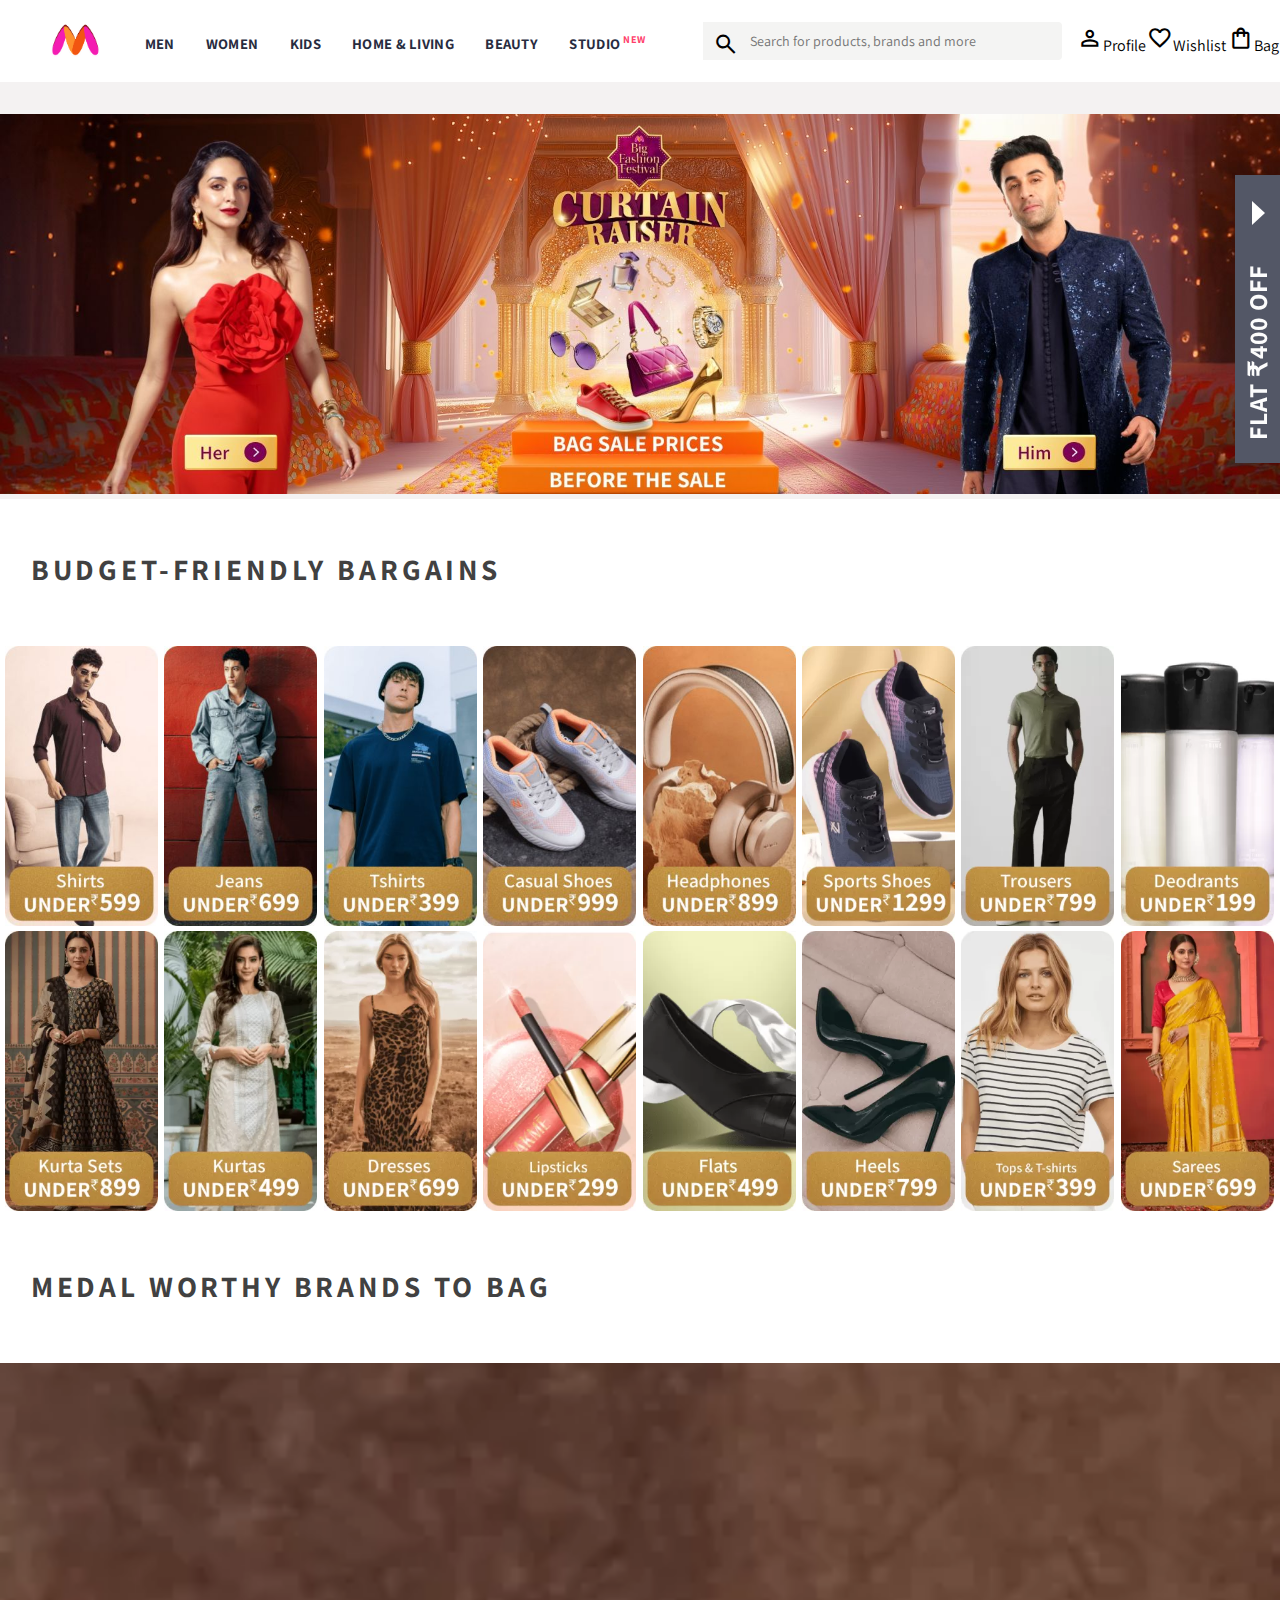
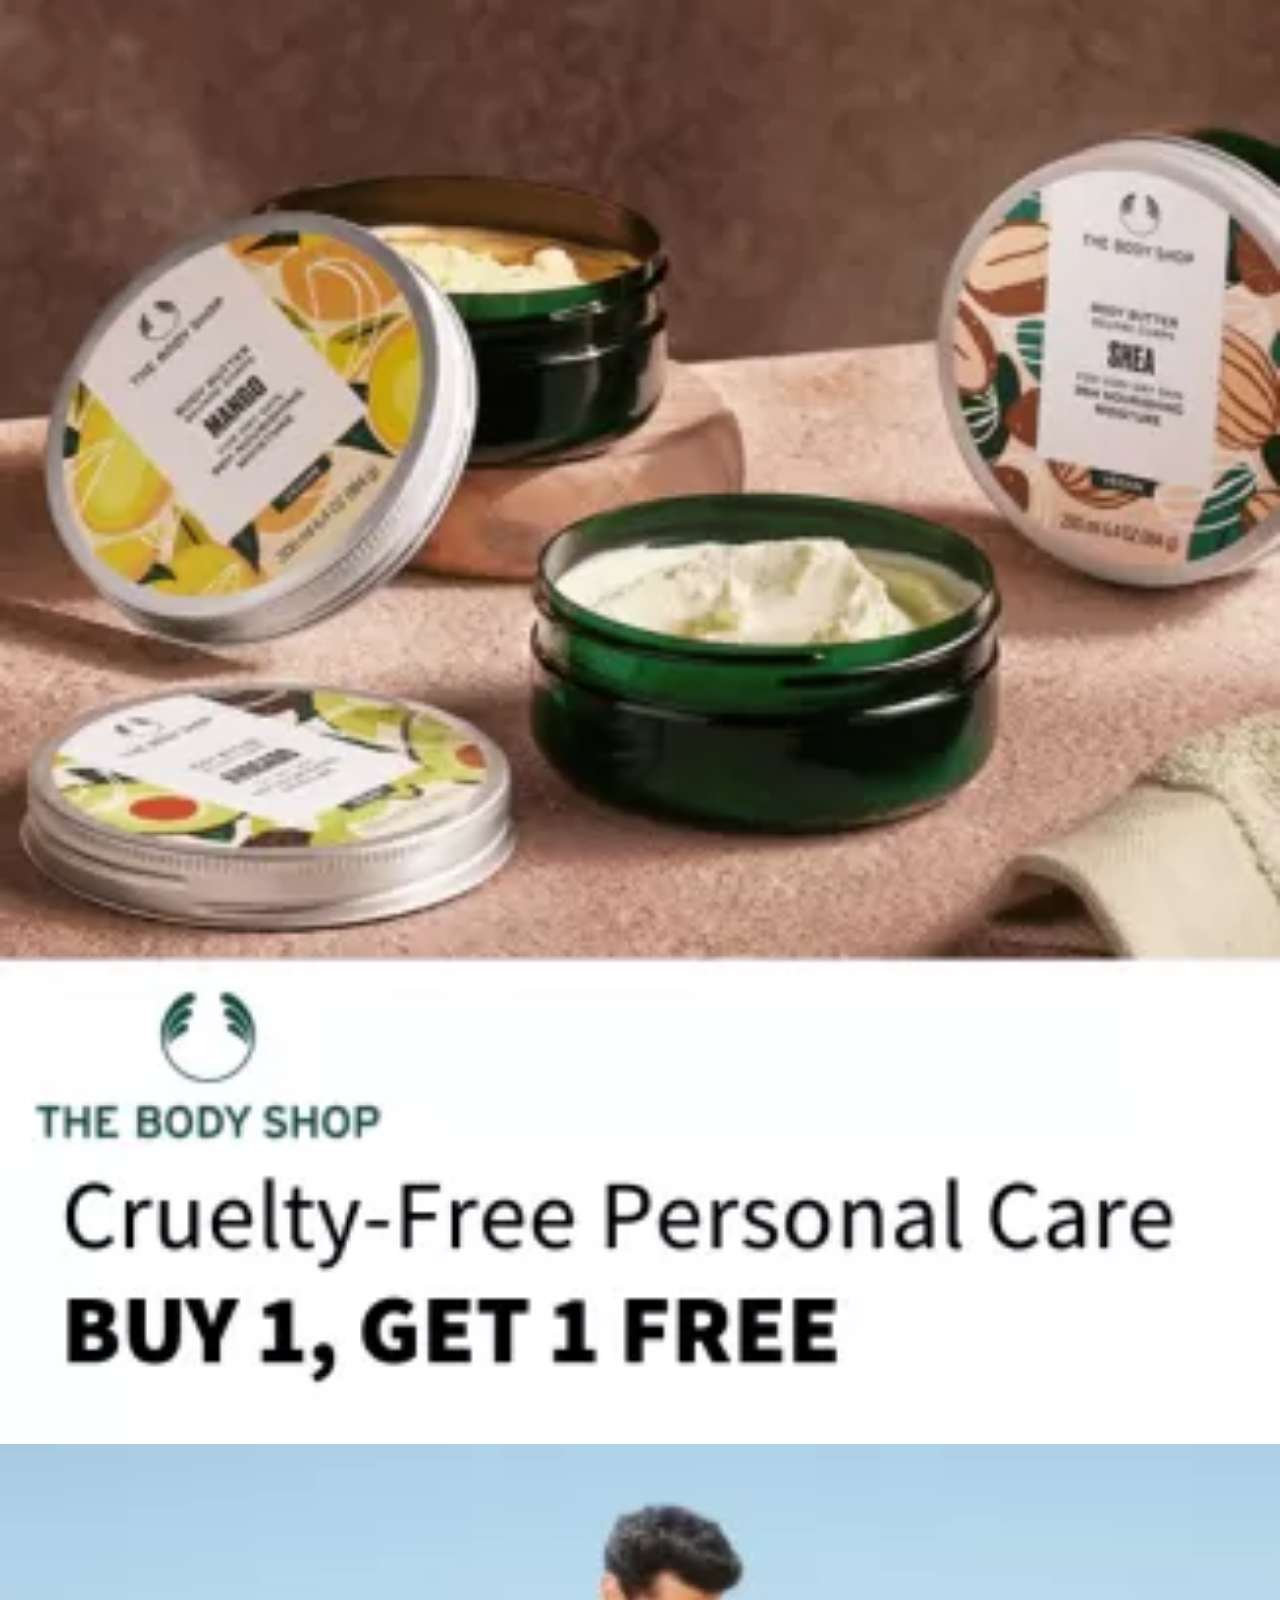
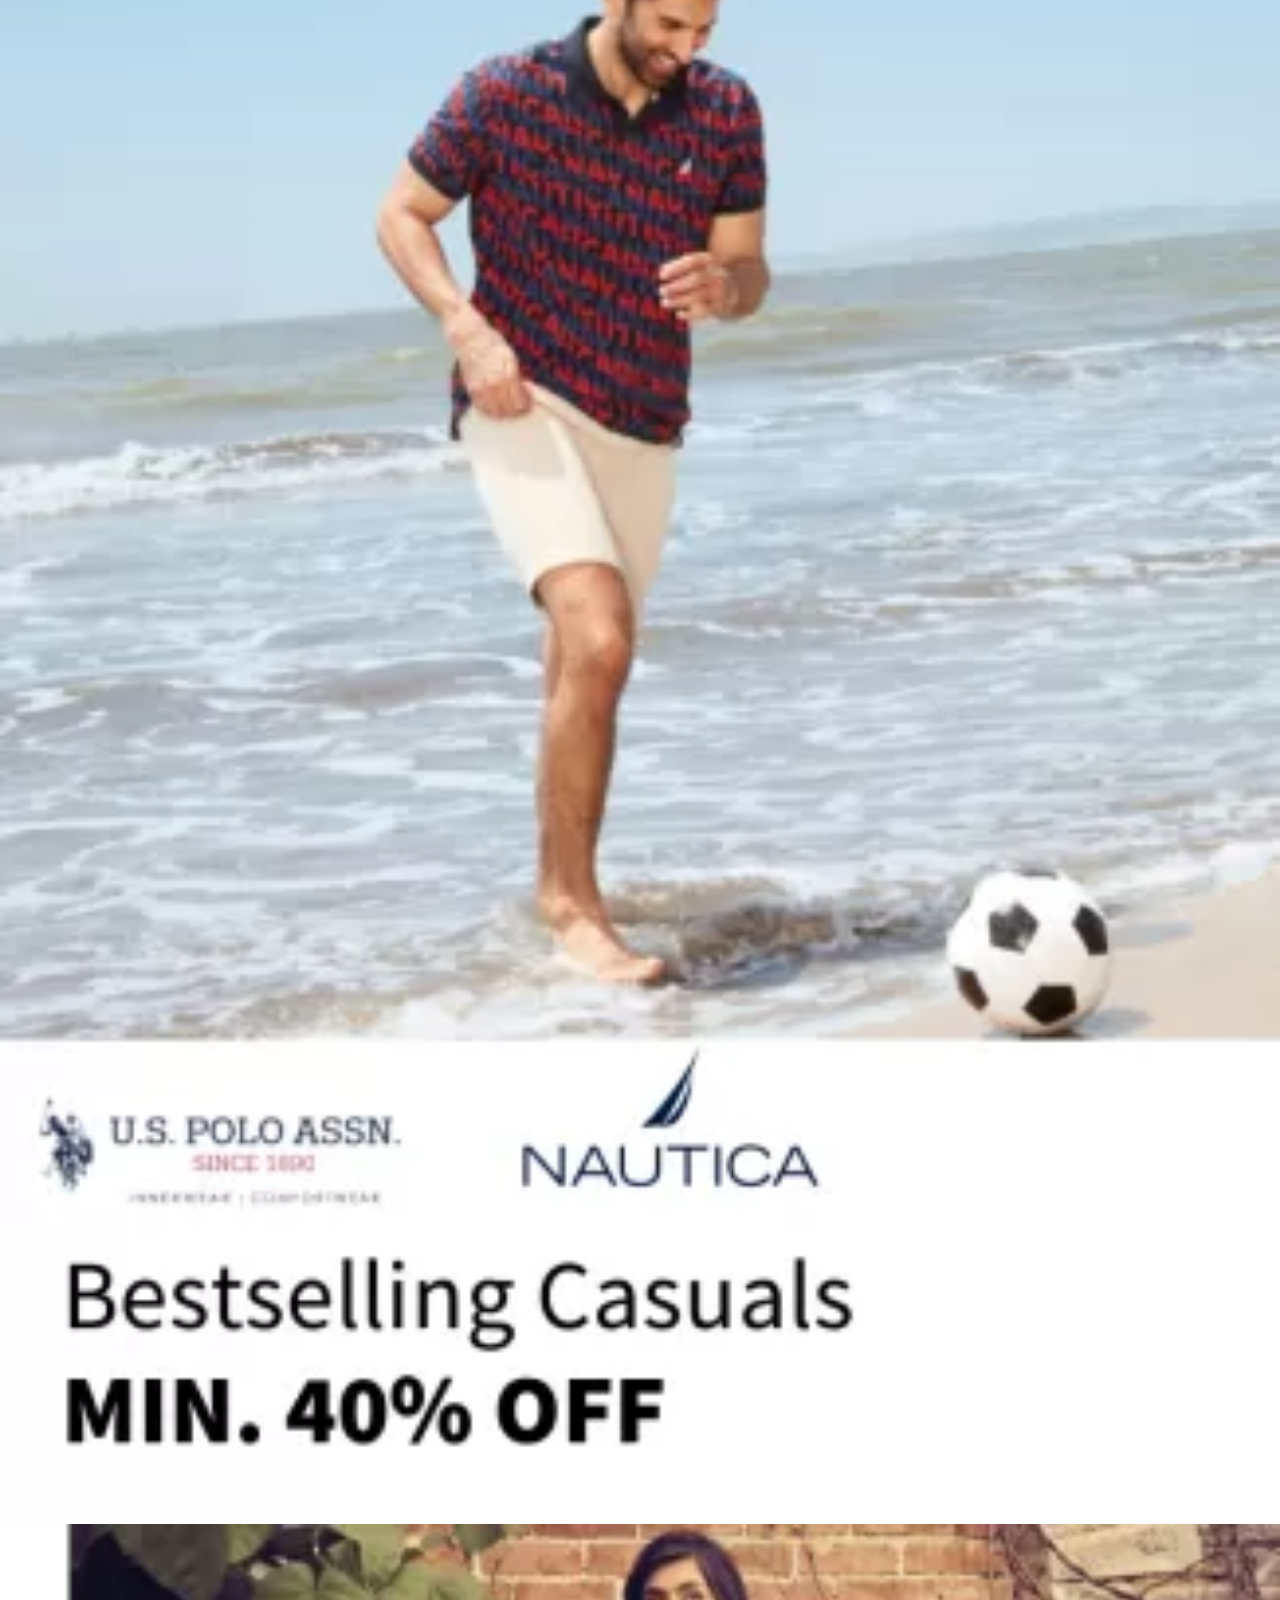
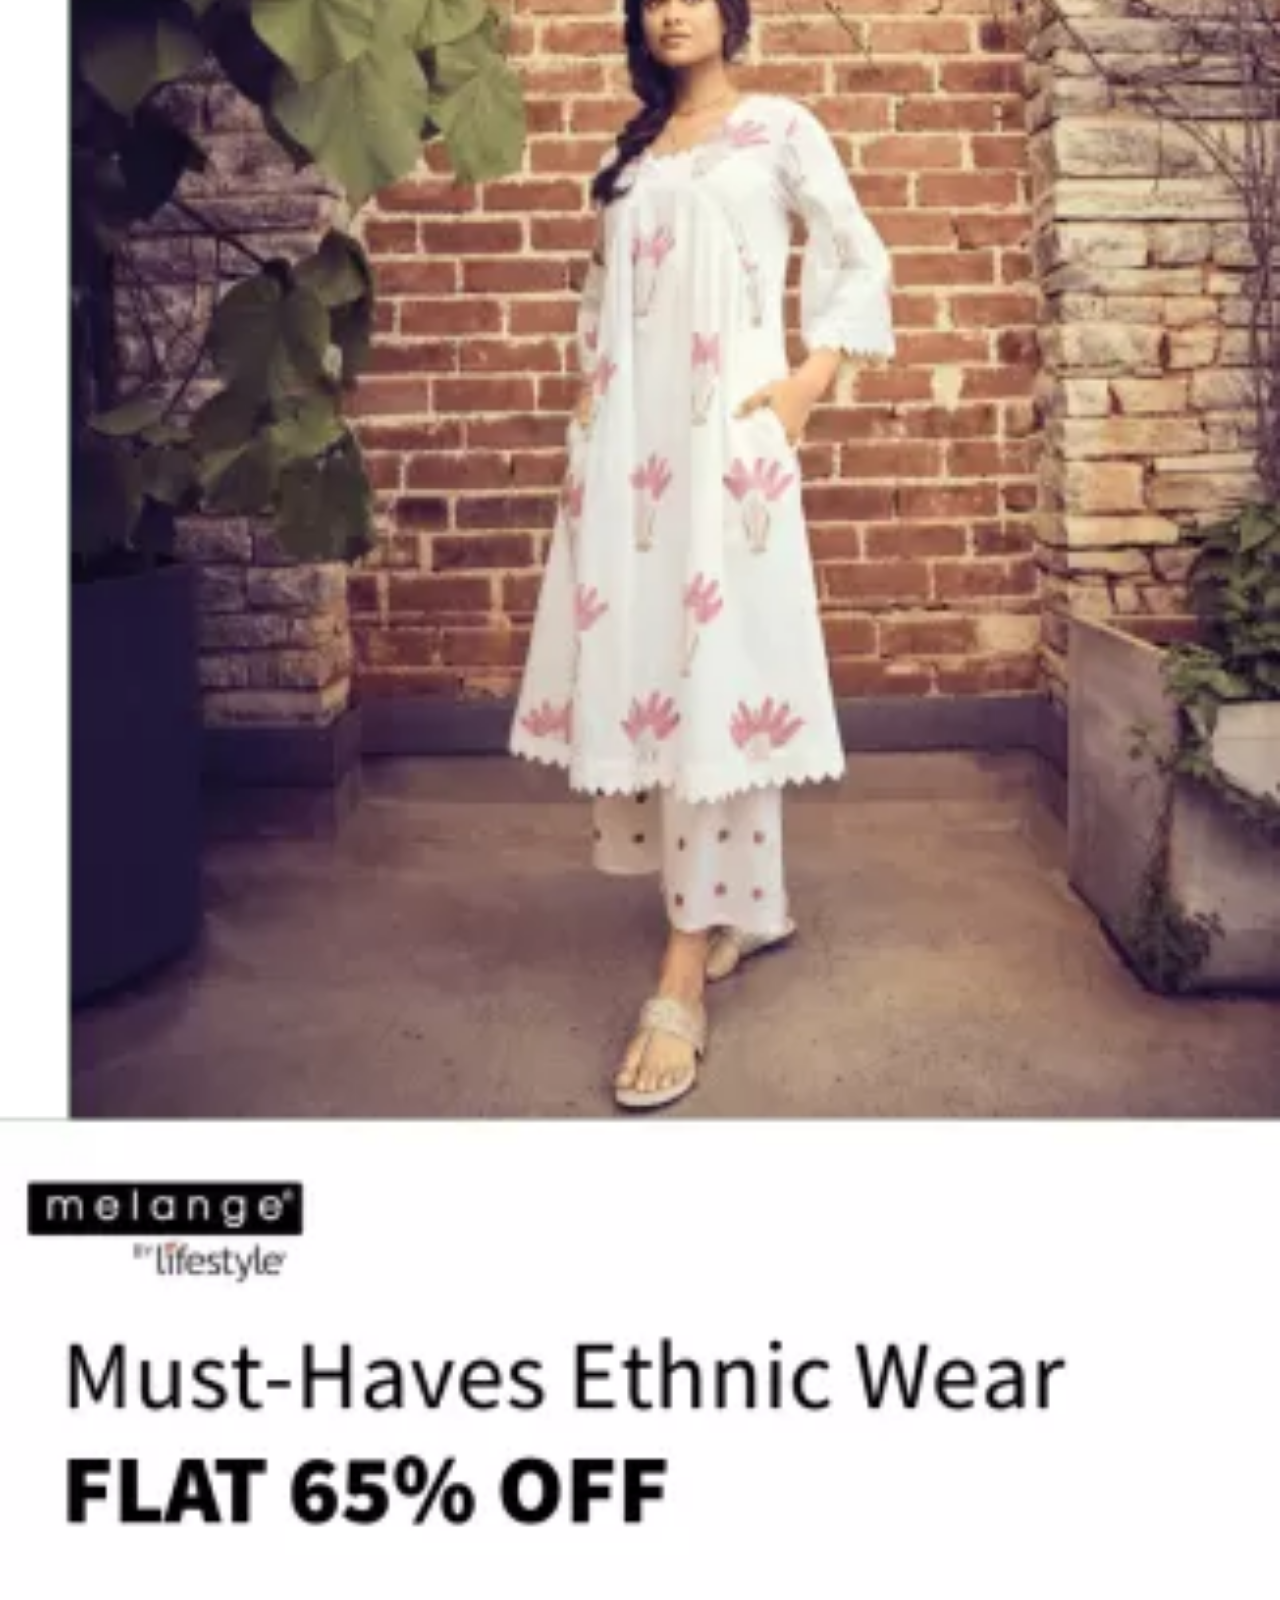
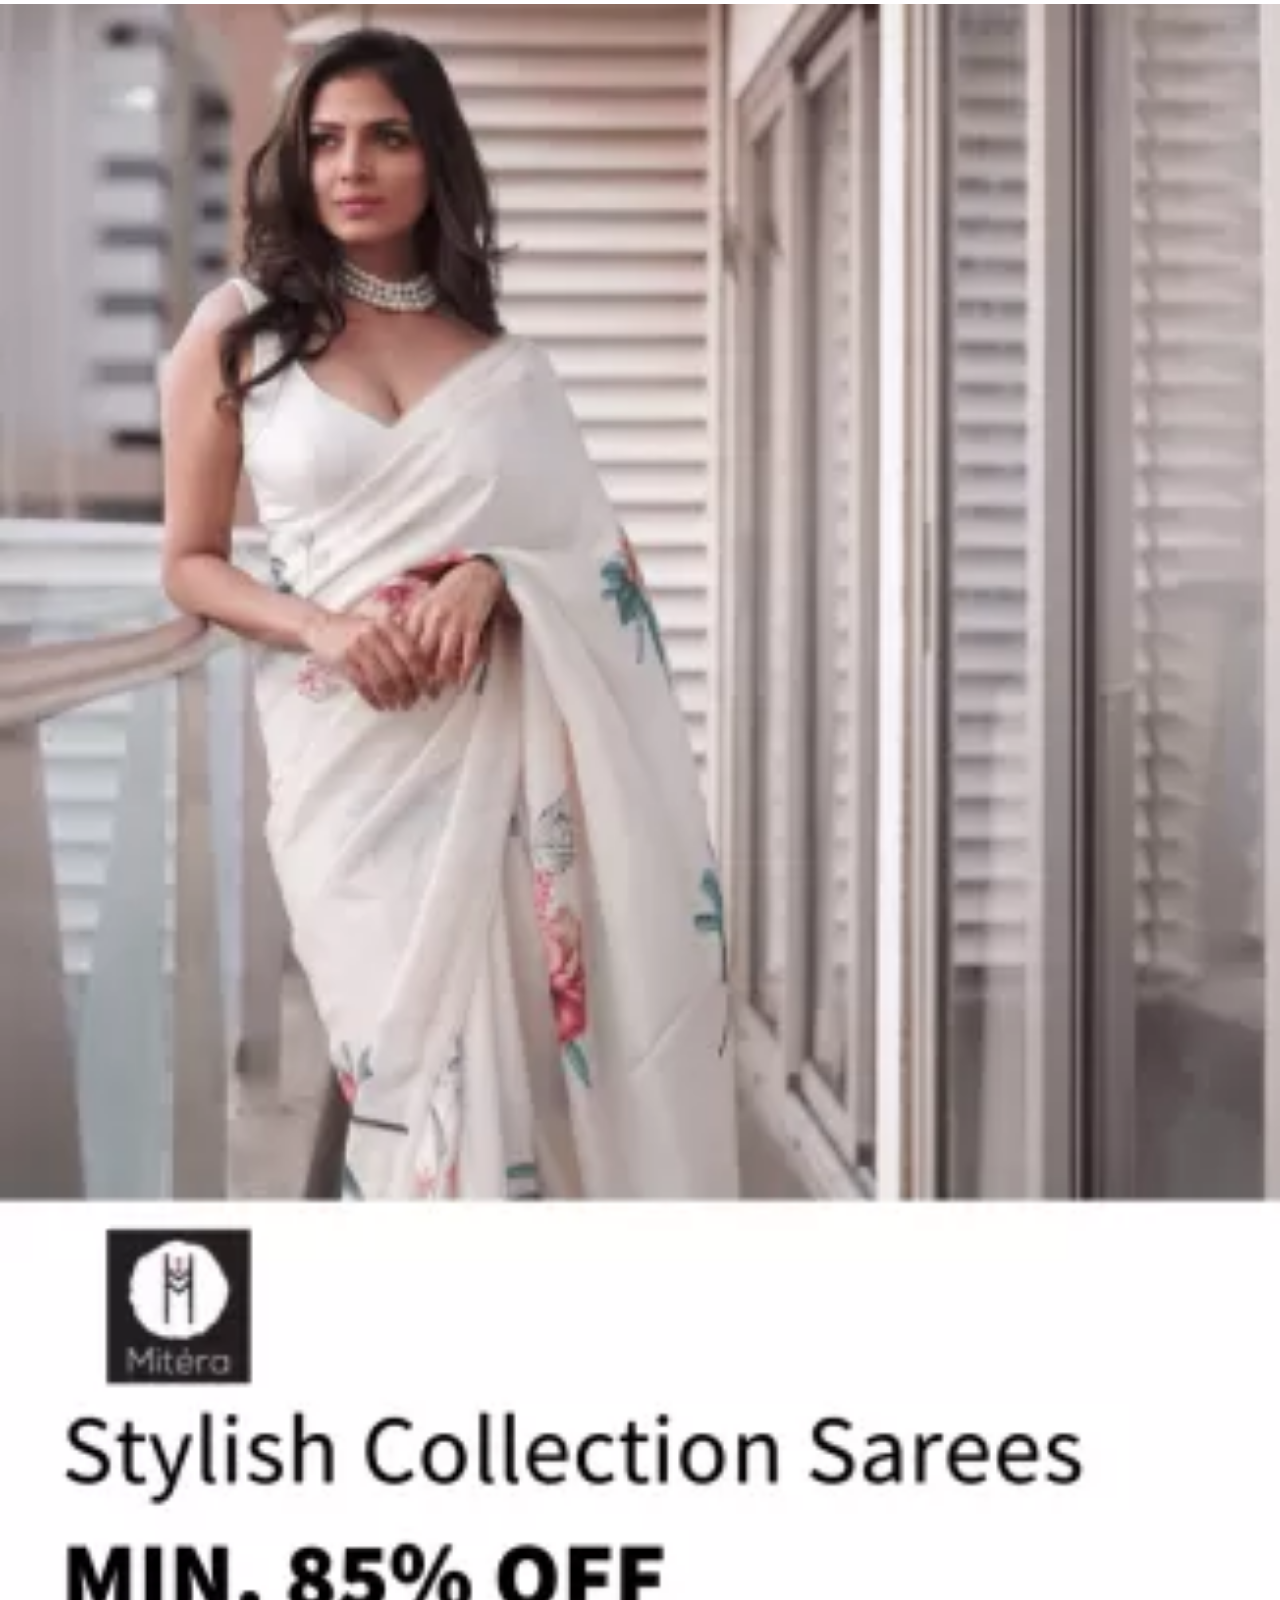
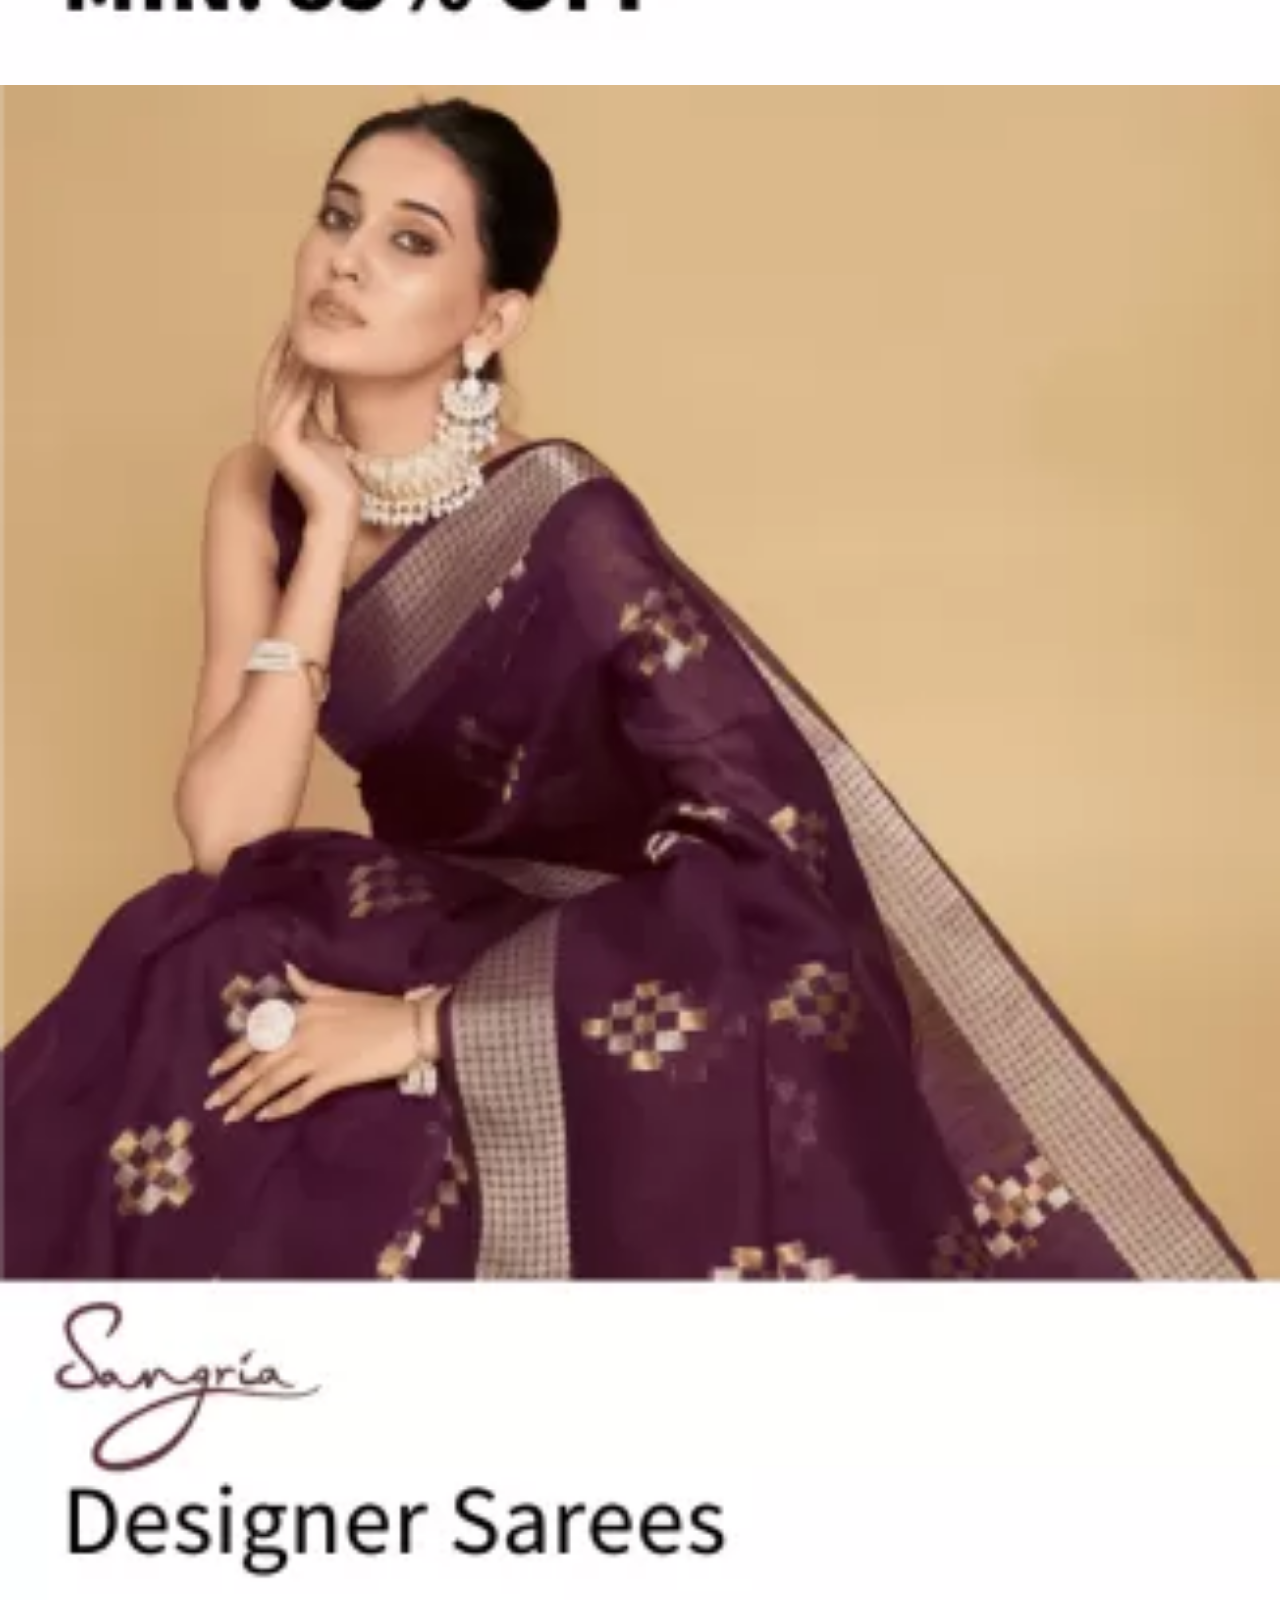
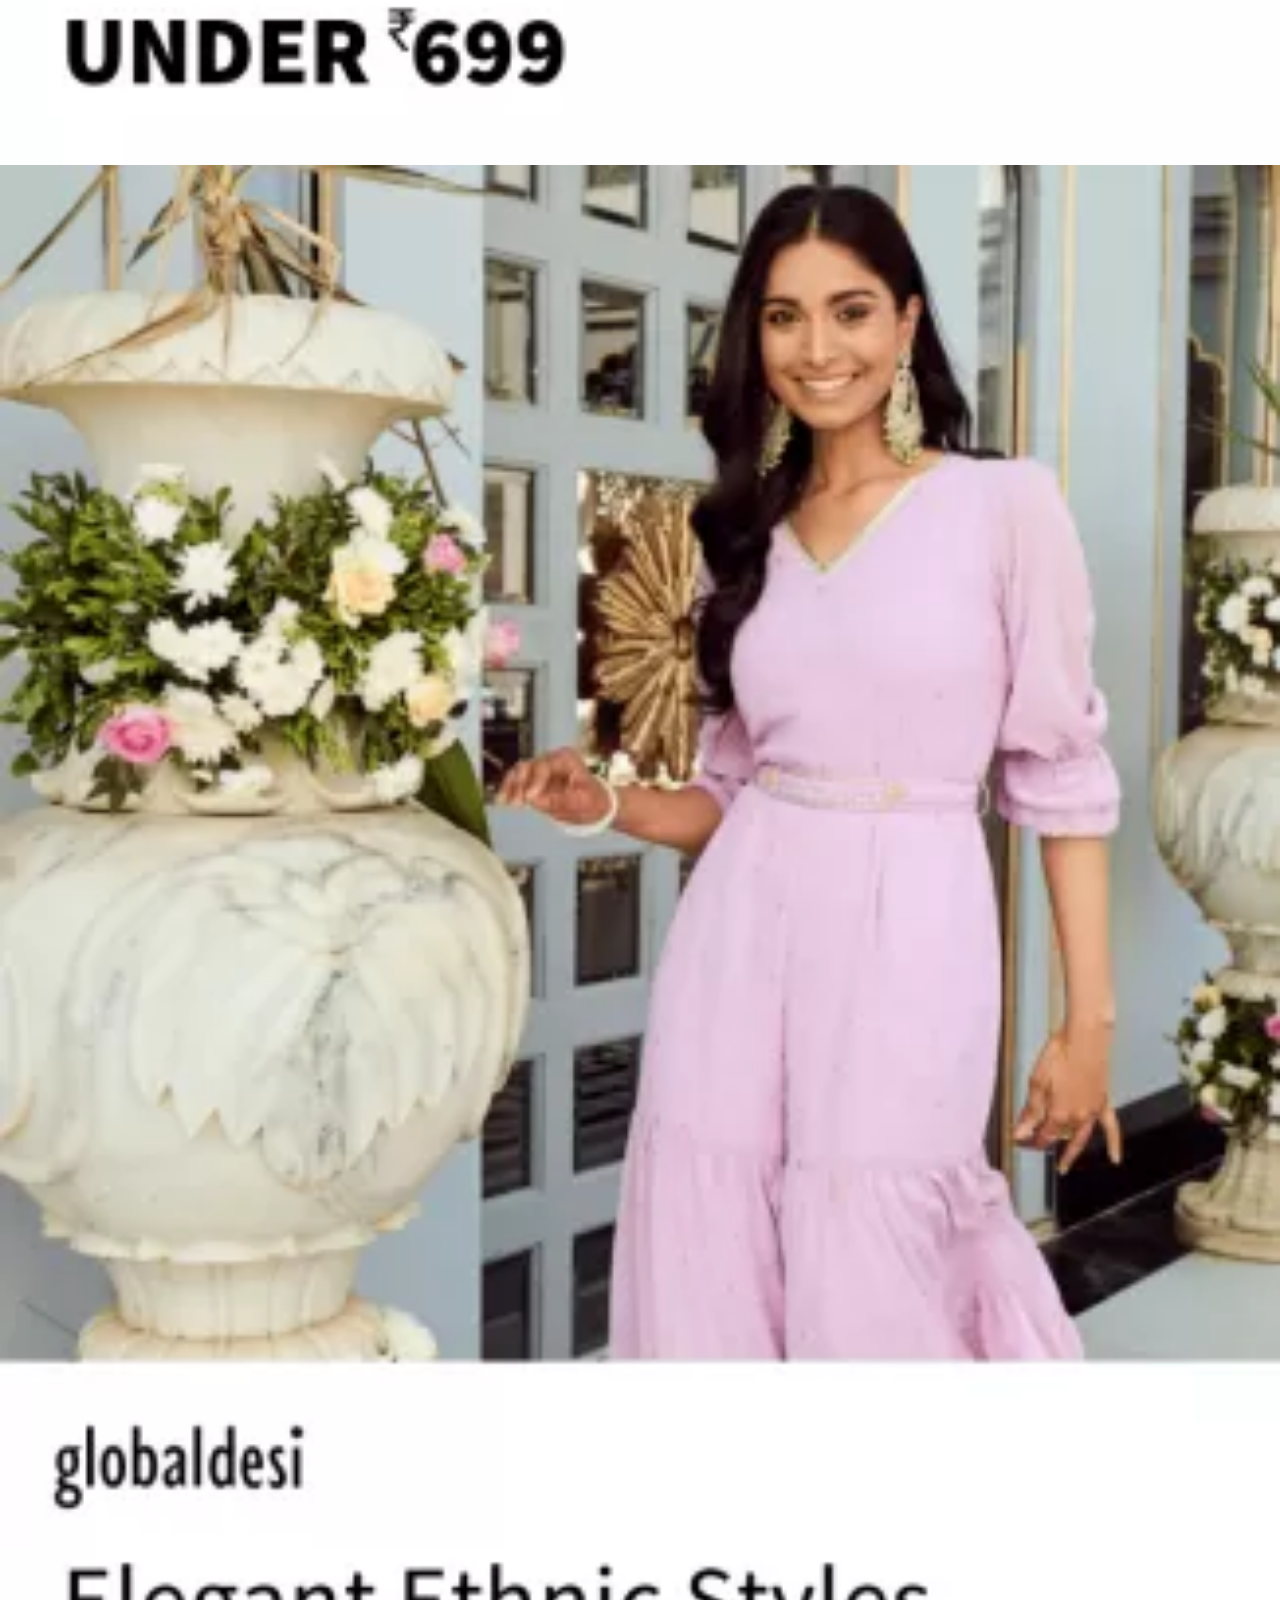
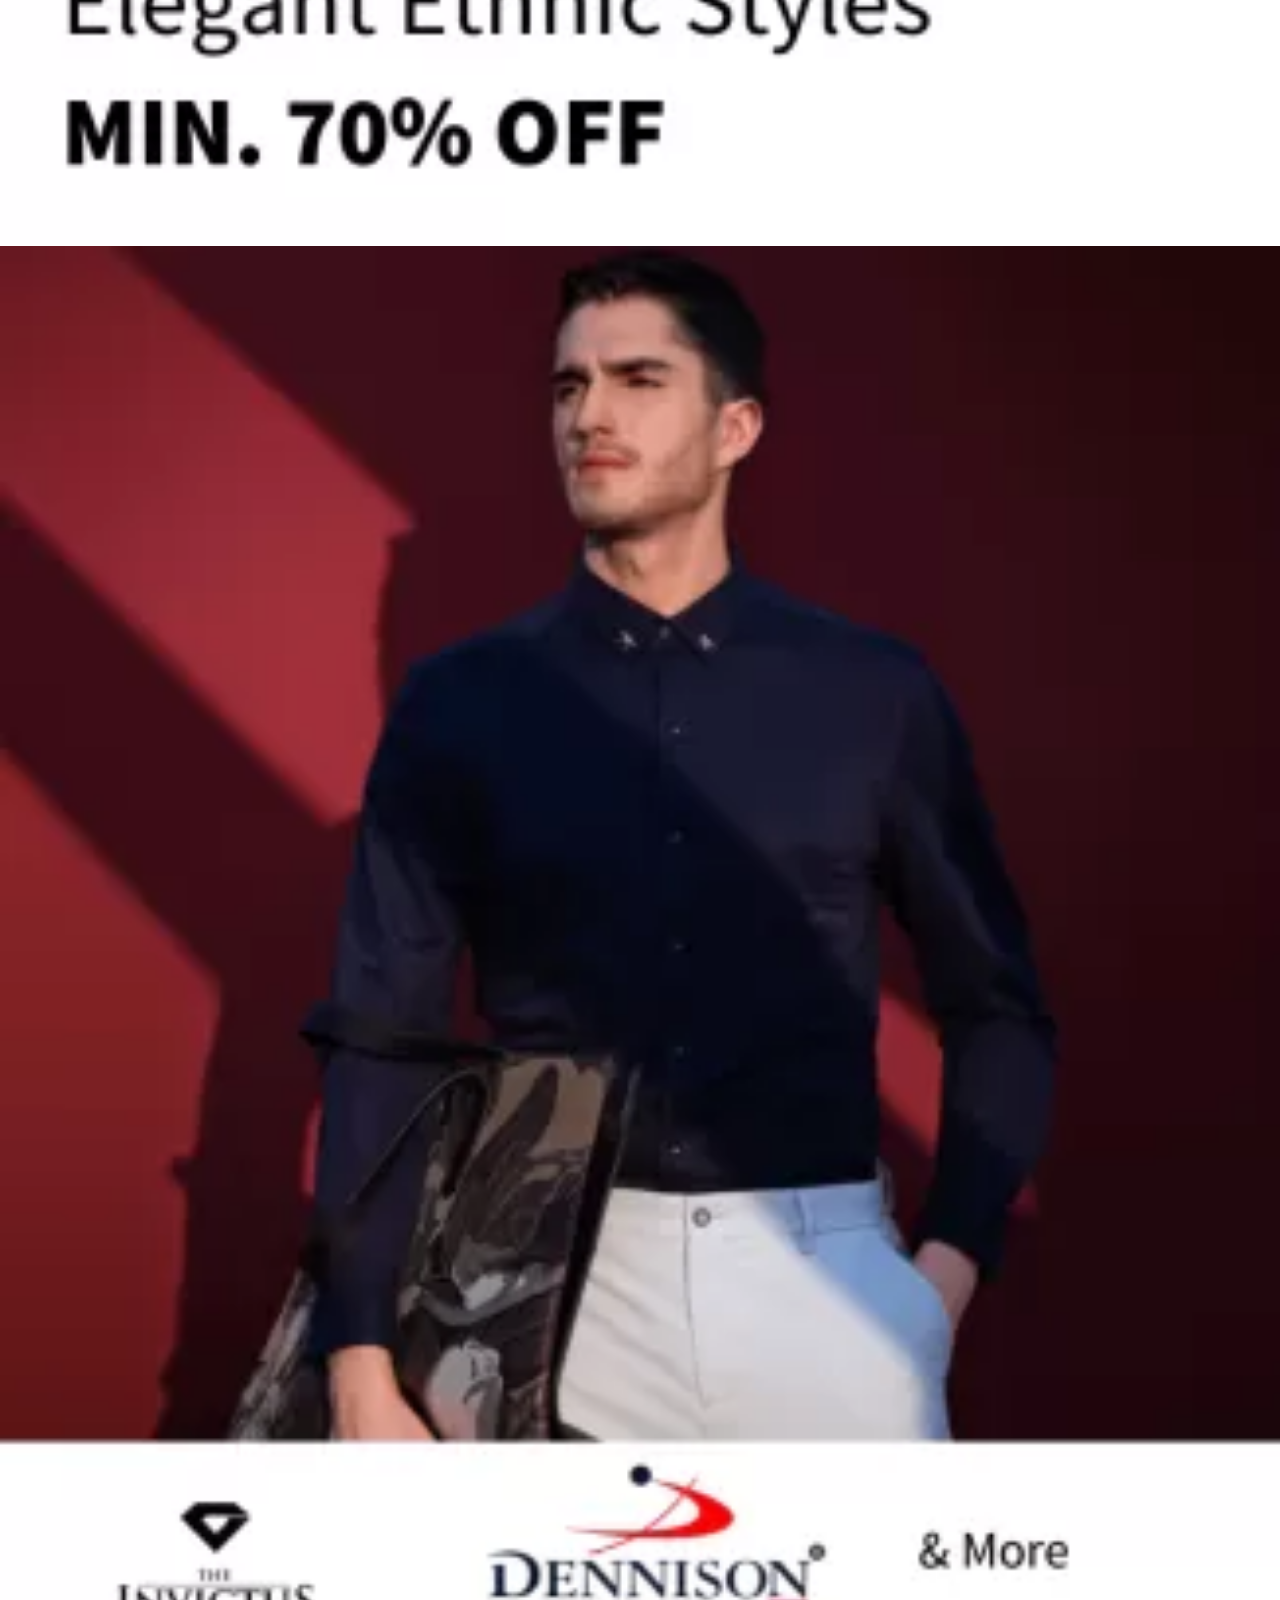
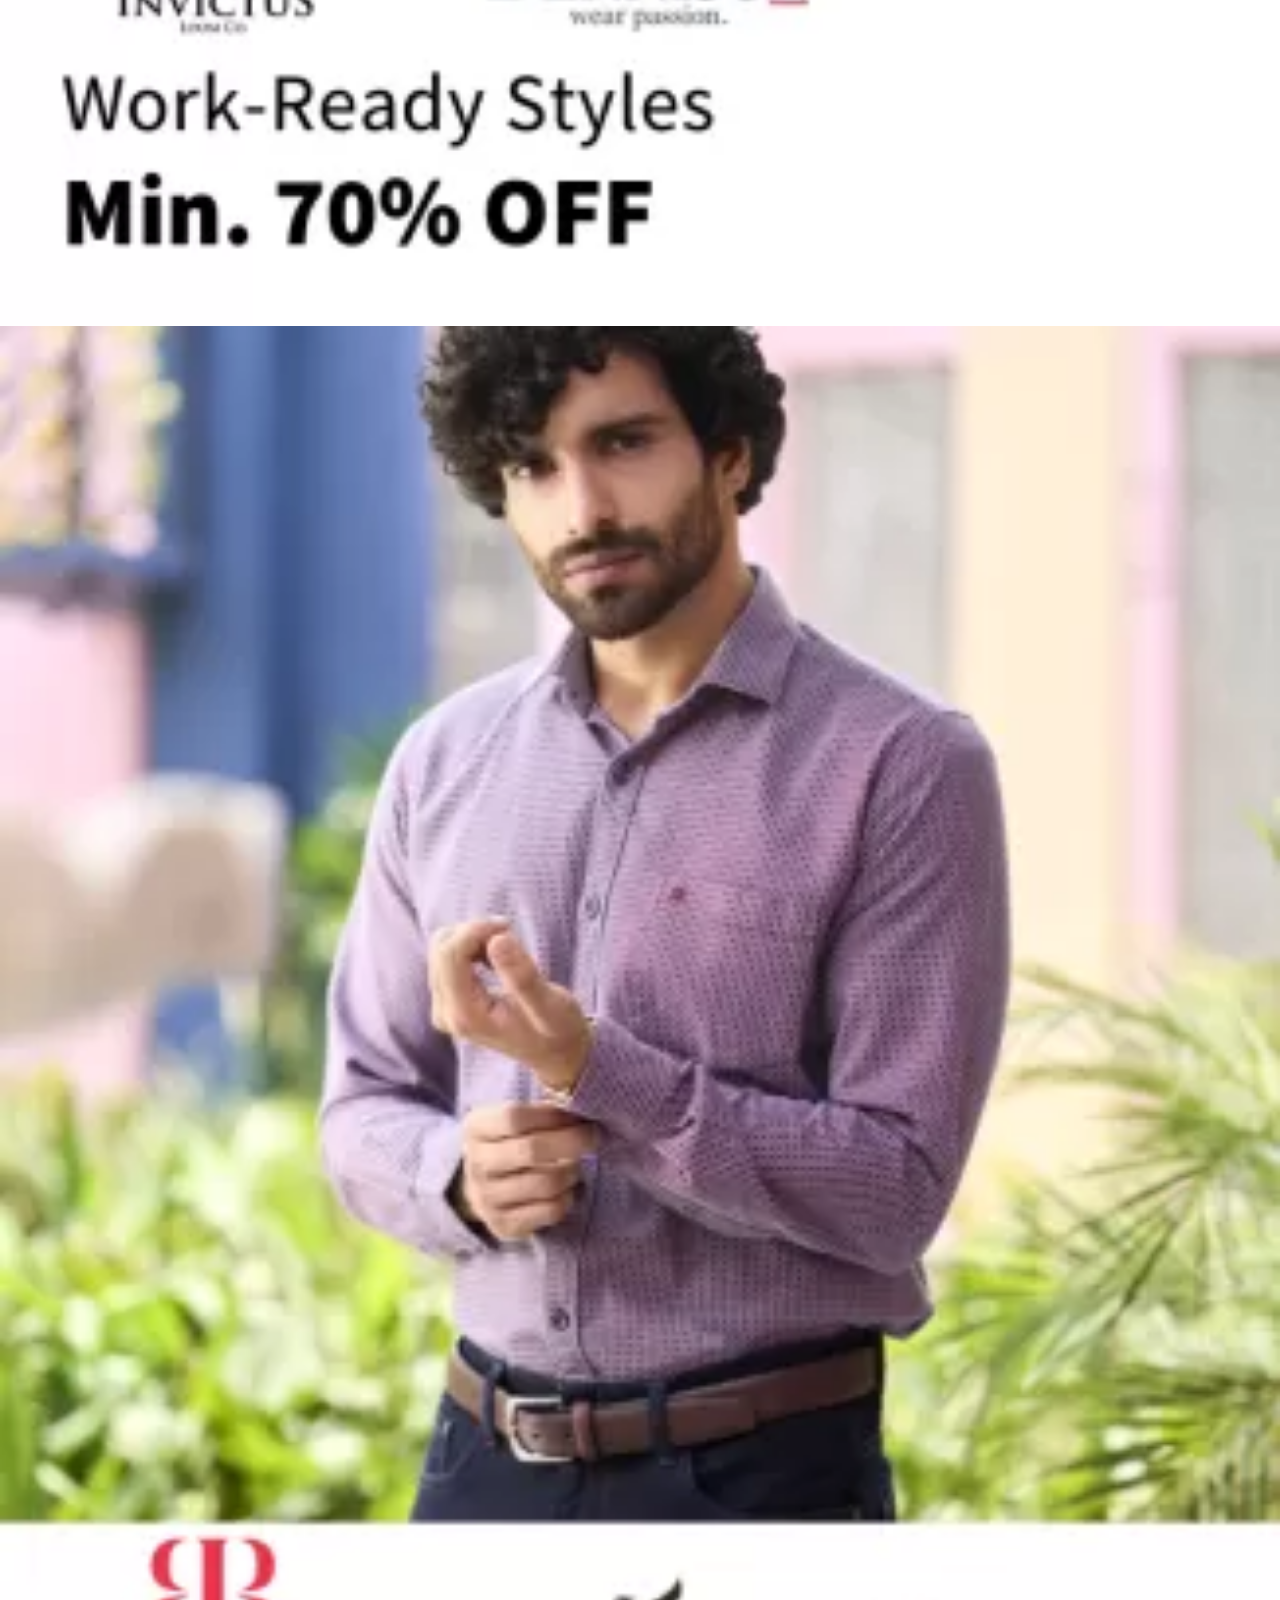
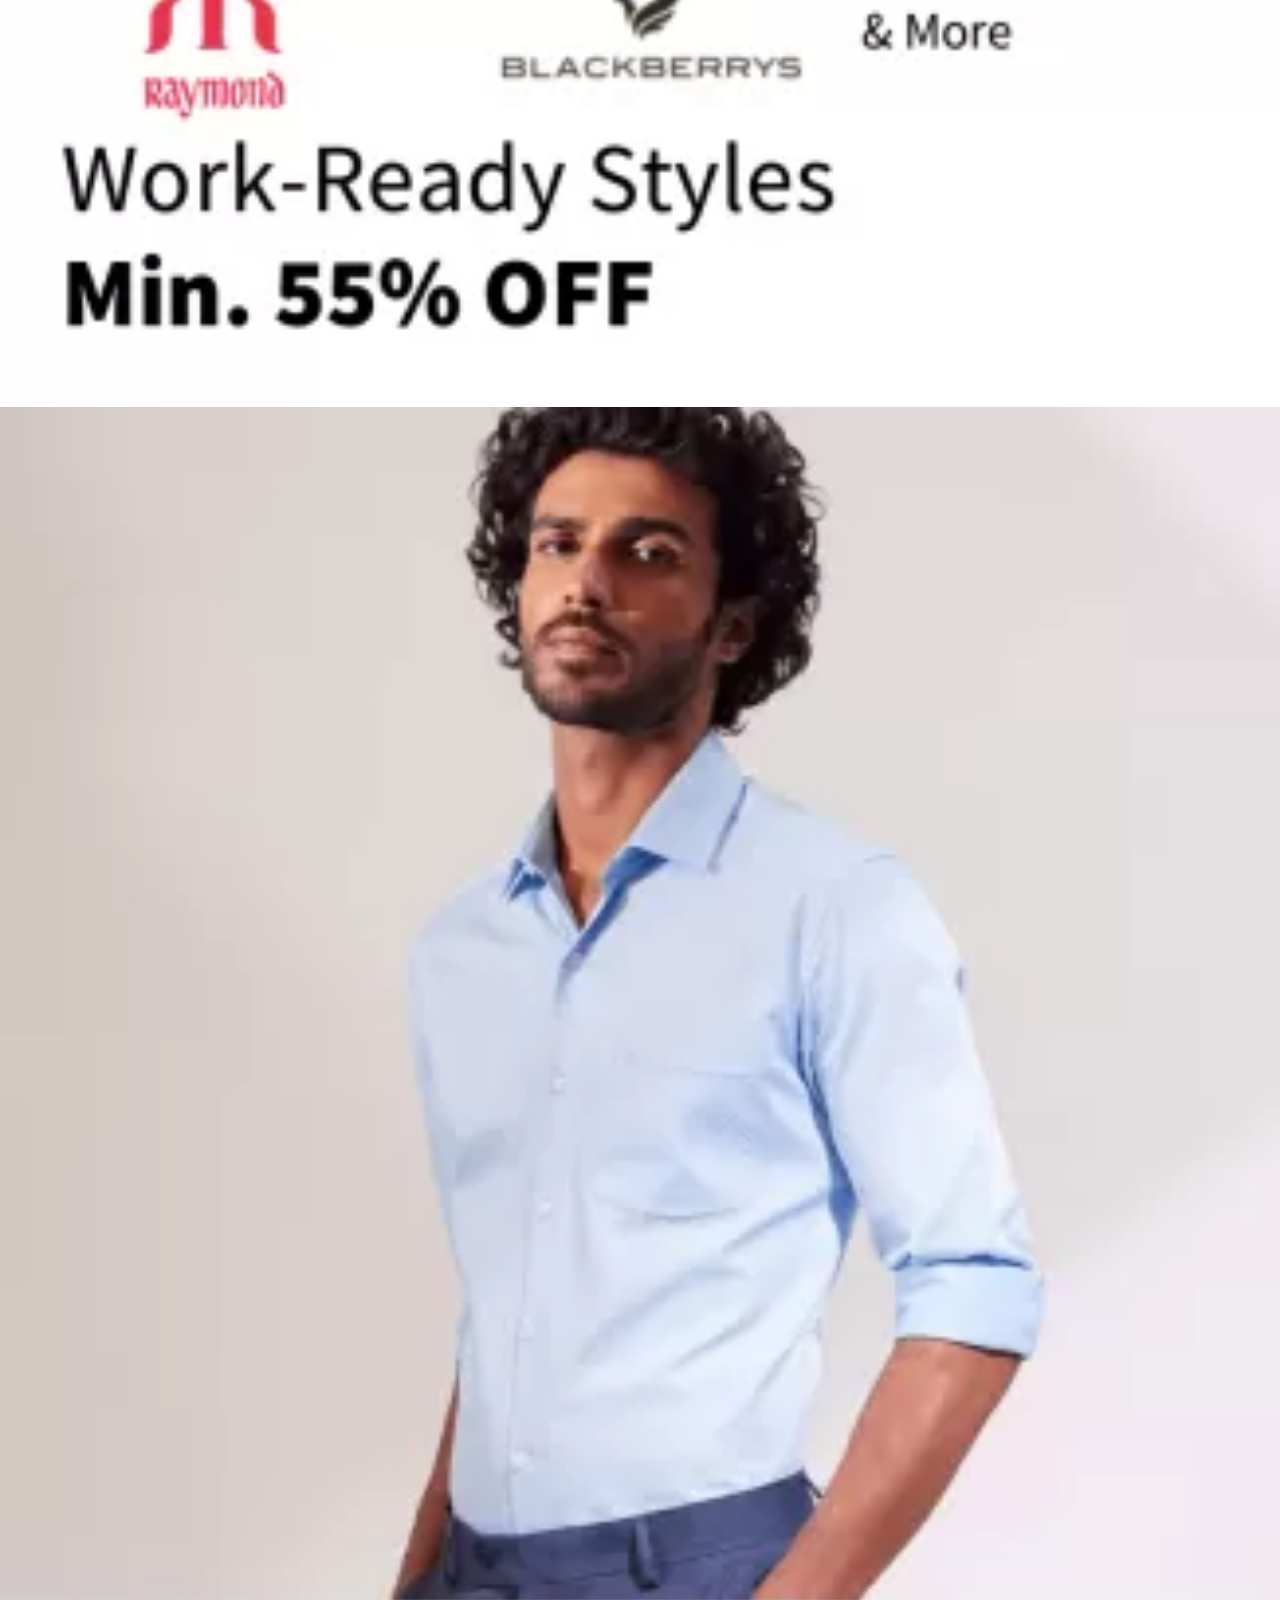
<file: pages/index.html>
<!DOCTYPE html>
<html lang="en">
<head>
    <meta charset="UTF-8">
    <meta name="viewport" content="width=device-width, initial-scale=1.0">
    <link rel="stylesheet" href="../style.css">
    <link rel="preconnect" href="https://fonts.googleapis.com">
    <link rel="preconnect" href="https://fonts.gstatic.com" crossorigin>
    <link href="https://fonts.googleapis.com/css2?family=Assistant:wght@200..800&display=swap" rel="stylesheet">
    <link rel="icon" type="image/png" href="[data-uri]" sizes="64x64">
    <link rel="stylesheet" href="https://fonts.googleapis.com/css2?family=Material+Symbols+Outlined:opsz,wght,FILL,GRAD@20..48,100..700,0..1,-50..200" />
    <title>Online Shopping for Women, Men, Kids Fashion &amp; Lifestyle - Myntra</title>
</head>
<body>
    <header>
        <div class="logo_container">
            <a href="index.html"><img class="mynthra_home" src="../images/Myntra_logo.png" alt="mynthra homepage" /></a>
        </div>
        <nav class="nav_bar">
            <a class="men" href="#">Men</a>
            <a class="women" href="#">Women</a>
            <a class="kids" href="#">Kids</a>
            <a class="home" href="#">Home & Living</a>
            <a class="beauty" href="#">Beauty</a>
            <a class="studio" href="#">Studio <sup>New</sup></a>
        </nav>
        <div class="search_bar">
            <span class="material-symbols-outlined search_icon">search</span>
            <input type="text" class="search_input" placeholder="Search for products, brands and more">
        </div>
        <div class="action_bar">
            <div class="action_container"><span class="material-symbols-outlined">person</span><span>Profile</span></div>
            <div class="action_container"><span class="material-symbols-outlined">favorite</span><span>Wishlist</span></div>
            <div class="action_container"><span class="material-symbols-outlined">shopping_bag</span><span>Bag</span></div>
        </div>
    </header>
    <main>
        <div class="banner-container">
           <a href="#"><img draggable="false" src="../images/MainBanner-1.jpg"></a>
            <a href="#"><img draggable="false" src="../images/MainBanner-2.jpg"></a>
        </div>
        <div class="category-heading">Budget-Friendly Bargains</div>
        <div class="bargain-items">
            <div><a href="#"><img draggable="false" src="../images/bargains/1.shirts.jfif"></a></div>
            <div><a href="#"><img draggable="false" src="../images/bargains/2. jeans.jfif"></a></div>
            <div><a href="#"><img draggable="false" src="../images/bargains/3.Tshirts.jfif"></a></div>
            <div><a href="#"><img draggable="false" src="../images/bargains/4.casual shoes.jfif"></a></div>
            <div><a href="#"><img draggable="false" src="../images/bargains/5.head phones.jfif"></a></div>
            <div><a href="#"><img draggable="false" src="../images/bargains/6.sport shoes.webp"></a></div>
            <div><a href="#"><img draggable="false" src="../images/bargains/7.trousers.webp"></a></div>
            <div><a href="#"><img draggable="false" src="../images/bargains/8.deodrants.webp"></a></div>
            <div><a href="#"><img draggable="false" src="../images/bargains/9.kurta sets.webp"></a></div>
            <div><a href="#"><img draggable="false" src="../images/bargains/10.kurtas.webp"></a></div>
            <div><a href="#"><img draggable="false" src="../images/bargains/11.dresses.webp"></a></div>
            <div><a href="#"><img draggable="false" src="../images/bargains/12.lipsticks.webp"></a></div>
            <div><a href="#"><img draggable="false" src="../images/bargains/13.flats.webp"></a></div>
            <div><a href="#"><img draggable="false" src="../images/bargains/14.heels.webp"></a></div>
            <div><a href="#"><img draggable="false" src="../images/bargains/15.tops&tshirts.webp"></a></div>
            <div><a href="#"><img draggable="false" src="../images/bargains/16.sarees.webp"></a></div>
        </div>
        <div class="category-heading">Medal Worthy brands to bag</div>
        <div class="offer-items">
            <div><a href="#"><img class="offer-img" draggable="false" src="../images/offers/1.webp"></a></div>
            <div><a href="#"><img class="offer-img" draggable="false" src="../images/offers/2.webp"></a></div>
            <div><a href="#"><img class="offer-img" draggable="false" src="../images/offers/3.webp"></a></div>
            <div><a href="#"><img class="offer-img" draggable="false" src="../images/offers/4.webp"></a></div>
            <div><a href="#"><img class="offer-img" draggable="false" src="../images/offers/5.webp"></a></div>
            <div><a href="#"><img class="offer-img" draggable="false" src="../images/offers/6.webp"></a></div>
            <div><a href="#"><img class="offer-img" draggable="false" src="../images/offers/7.webp"></a></div>
            <div><a href="#"><img class="offer-img" draggable="false" src="../images/offers/8.webp"></a></div>
            <div><a href="#"><img class="offer-img" draggable="false" src="../images/offers/9.webp"></a></div>
            <div><a href="#"><img class="offer-img" draggable="false" src="../images/offers/10.webp"></a></div>
            <div><a href="#"><img class="offer-img" draggable="false" src="../images/offers/11.webp"></a></div>
            <div><a href="#"><img class="offer-img" draggable="false" src="../images/offers/12.webp"></a></div>
            <div><a href="#"><img class="offer-img" draggable="false" src="../images/offers/13.webp"></a></div>
            <div><a href="#"><img class="offer-img" draggable="false" src="../images/offers/14.webp"></a></div>
            <div><a href="#"><img class="offer-img" draggable="false" src="../images/offers/15.webp"></a></div>
            <div><a href="#"><img class="offer-img" draggable="false" src="../images/offers/16.webp"></a></div>
            <div><a href="#"><img class="offer-img" draggable="false" src="../images/offers/17.webp"></a></div>
            <div><a href="#"><img class="offer-img" draggable="false" src="../images/offers/18.webp"></a></div>
            <div><a href="#"><img class="offer-img" draggable="false" src="../images/offers/19.webp"></a></div>
            <div><a href="#"><img class="offer-img" draggable="false" src="../images/offers/20.webp"></a></div>
            <div><a href="#"><img class="offer-img" draggable="false" src="../images/offers/21.webp"></a></div>
            <div><a href="#"><img class="offer-img" draggable="false" src="../images/offers/22.webp"></a></div>
            <div><a href="#"><img class="offer-img" draggable="false" src="../images/offers/23.webp"></a></div>
            <div><a href="#"><img class="offer-img" draggable="false" src="../images/offers/24.webp"></a></div>
        </div>
        <div class="category-heading">grand global brands</div>
        <div class="brands offer-items">
            <div><a href="#"><img class="offer-img" draggable="false" src="../images/brands/1.webp"></a></div>
            <div><a href="#"><img class="offer-img" draggable="false" src="../images/brands/2.webp"></a></div>
            <div><a href="#"><img class="offer-img" draggable="false" src="../images/brands/3.webp"></a></div>
            <div><a href="#"><img class="offer-img" draggable="false" src="../images/brands/4.webp"></a></div>
            <div><a href="#"><img class="offer-img" draggable="false" src="../images/brands/5.webp"></a></div>
            <div><a href="#"><img class="offer-img" draggable="false" src="../images/brands/6.webp"></a></div>
            <div><a href="#"><img class="offer-img" draggable="false" src="../images/brands/7.webp"></a></div>
            <div><a href="#"><img class="offer-img" draggable="false" src="../images/brands/8.webp"></a></div>
            <div><a href="#"><img class="offer-img" draggable="false" src="../images/brands/9.webp"></a></div>
            <div><a href="#"><img class="offer-img" draggable="false" src="../images/brands/10.webp"></a></div>
            <div><a href="#"><img class="offer-img" draggable="false" src="../images/brands/11.webp"></a></div>
            <div><a href="#"><img class="offer-img" draggable="false" src="../images/brands/12.webp"></a></div>
        </div>
        <div class="category-heading">Shop by category</div>
        <div class="category-items">
            <div class="item"><a href="#"><img class="offer-img" draggable="false" src="../images/categories/1.webp"></a></div>
            <div class="item"><a href="#"><img class="offer-img" draggable="false" src="../images/categories/2.webp"></a></div>
            <div class="item"><a href="#"><img class="offer-img" draggable="false" src="../images/categories/3.webp"></a></div>
            <div class="item"><a href="#"><img class="offer-img" draggable="false" src="../images/categories/4.webp"></a></div>
            <div class="item"><a href="#"><img class="offer-img" draggable="false" src="../images/categories/5.webp"></a></div>
            <div class="item"><a href="#"><img class="offer-img" draggable="false" src="../images/categories/6.webp"></a></div>
            <div class="item"><a href="#"><img class="offer-img" draggable="false" src="../images/categories/7.webp"></a></div>
            <div class="item"><a href="#"><img class="offer-img" draggable="false" src="../images/categories/8.webp"></a></div>
            <div class="item"><a href="#"><img class="offer-img" draggable="false" src="../images/categories/9.webp"></a></div>
            <div class="item"><a href="#"><img class="offer-img" draggable="false" src="../images/categories/10.webp"></a></div>
            <div class="item"><a href="#"><img class="offer-img" draggable="false" src="../images/categories/11.webp"></a></div>
            <div class="item"><a href="#"><img class="offer-img" draggable="false" src="../images/categories/12.webp"></a></div>
            <div class="item"><a href="#"><img class="offer-img" draggable="false" src="../images/categories/13.webp"></a></div>
            <div class="item"><a href="#"><img class="offer-img" draggable="false" src="../images/categories/14.webp"></a></div>
            <div class="item"><a href="#"><img class="offer-img" draggable="false" src="../images/categories/15.webp"></a></div>
            <div class="item"><a href="#"><img class="offer-img" draggable="false" src="../images/categories/16.webp"></a></div>
            <div class="item"><a href="#"><img class="offer-img" draggable="false" src="../images/categories/17.webp"></a></div>
            <div class="item"><a href="#"><img class="offer-img" draggable="false" src="../images/categories/18.webp"></a></div>
            <div class="item"><a href="#"><img class="offer-img" draggable="false" src="../images/categories/19.webp"></a></div>
            <div class="item"><a href="#"><img class="offer-img" draggable="false" src="../images/categories/20.webp"></a></div>
            <div class="item"><a href="#"><img class="offer-img" draggable="false" src="../images/categories/21.webp"></a></div>
            <div class="item"><a href="#"><img class="offer-img" draggable="false" src="../images/categories/22.webp"></a></div>
            <div class="item"><a href="#"><img class="offer-img" draggable="false" src="../images/categories/23.webp"></a></div>
            <div class="item"><a href="#"><img class="offer-img" draggable="false" src="../images/categories/24.webp"></a></div>
            <div class="item"><a href="#"><img class="offer-img" draggable="false" src="../images/categories/25.webp"></a></div>
            <div class="item"><a href="#"><img class="offer-img" draggable="false" src="../images/categories/26.webp"></a></div>
            <div class="item"><a href="#"><img class="offer-img" draggable="false" src="../images/categories/27.webp"></a></div>
            <div class="item"><a href="#"><img class="offer-img" draggable="false" src="../images/categories/28.webp"></a></div>
            <div class="item"><a href="#"><img class="offer-img" draggable="false" src="../images/categories/29.webp"></a></div>
            <div class="item"><a href="#"><img class="offer-img" draggable="false" src="../images/categories/30.webp"></a></div>
        </div>
        <div class="category">
            <div></div>
            <div class="item"><a href="#"><img class="offer-img" draggable="false" src="../images/categories/31.webp"></a></div>
            <div class="item"><a href="#"><img class="offer-img" draggable="false" src="../images/categories/32.webp"></a></div>
            <div class="item"><a href="#"><img class="offer-img" draggable="false" src="../images/categories/33.webp"></a></div>
            <div></div>
        </div>
    </main>
    <Footer>
        <section class="links-container">
                <div class="mainlinks-container">
                    <div class="online-shopping">
                        <a class="heading" href="#">ONLINE SHOPPING</a>
                        <a class="links" href="#">men</a>
                        <a class="links" href="#">women</a>
                        <a class="links" href="#">kids</a>
                        <a class="links" href="#">home & living</a>
                        <a class="links" href="#">beauty</a>
                        <a class="links" href="#">gift cards</a>
                        <a class="links" href="#">mynthra insider</a>
                    </div>
                    <div class="useful-links">
                        <a class="heading" href="#">USEFUL LINKS</a>
                        <a class="links" href="#">blog</a>
                        <a class="links" href="#">careers</a>
                        <a class="links" href="#">site map</a>
                        <a class="links" href="#">corporate information</a>
                        <a class="links" href="#">whitehat</a>
                        <a class="links" href="#">cleartrip</a>
                    </div>
                </div>
                <div class="customer-policies">
                    <a class="heading" href="#">CUSTOMER POLICIES</a>
                        <a class="links" href="#">contact us</a>
                        <a class="links" href="#">FAQ</a>
                        <a class="links" href="#">T&C</a>
                        <a class="links" href="#">terms of use</a>
                        <a class="links" href="#">track orders</a>
                        <a class="links" href="#">shipping</a>
                        <a class="links" href="#">cancellation</a>
                        <a class="links" href="#">returns</a>
                        <a class="links" href="#">privacy policy</a>
                        <a class="links" href="#">grievance officer</a>
                </div>
                <div class="applinks-container">
                    <div class="app-links">
                        <a class="heading" href="#">EXPERIENCE MYNTHRA APP ON MOBILE</a>
                        <div class="app-imgs">
                            <a href="#"><img src="../images/apps/google play.png" alt="google-playstore"></a>
                            <a href="#"><img src="../images/apps/apple store.png" alt="apple-playstore"></a>  
                        </div>
                    </div>
                    <div class="social-links">
                        <a class="heading" href="#">KEEP IN TOUCH</a>
                        <div class="socialapp-imgs">
                            <a href="#"><img src="../images/apps/facebook.png" alt="google-playstore"></a>
                            <a href="#"><img src="../images/apps/x.png" alt="apple-playstore"></a>
                            <a href="#"><img src="../images/apps/youtube.png" alt="google-playstore"></a>
                            <a href="#"><img src="../images/apps/insta.png" alt="apple-playstore"></a>
                        </div>
                    </div>
                </div>
                <div class="return-info">
                    <div class="tag"><img src="../images/original.png" alt="original"><div><b>100% ORIGINAL</b> guarantee for all products at myntra.com</div></div>
                    <div class="tag"><img src="../images/Return-Window-image.png" alt="return"><div><b>Return within 14days</b> of receiving your order</div></div>
                </div>
            <div></div>
        </section>
        <section class="popularlinks-container">
            <div class="line-after-text">
                <span class="popular-searches">Popular Searches</span>
            </div>
            <div class="search-links side-lines">
                <a href="#">Makeup</a>
                <a href="#">Dresses For Girls</a>
                <a href="#">T-Shirts</a>
                <a href="#">Sandals</a>
                <a href="#">Headphones</a>
                <a href="#">Babydolls</a>
                <a href="#">Blazers For Men</a>
                <a href="#">Handbags</a>
                <a href="#">Ladies Watches</a>
                <a href="#">Bags</a>
                <a href="#">Sport Shoes</a>
                <a href="#">Reebok Shoes</a>
                <a href="#">Puma Shoes</a>
                <a href="#">Boxers</a>
                <a href="#">Wallets</a>
                <a href="#">Tops</a>
                <a href="#">Earrings</a>
                <a href="#">Fastrack Watches</a>
                <a href="#">Kurtis</a>
                <a href="#">Nike</a>
                <a href="#">Smart Watches</a>
                <a href="#">Titan Watches</a>
                <a href="#">Designer Blouse</a>
                <a href="#">Gowns</a>
                <a href="#">Rings</a>
                <a href="#">Cricket Shoes</a>
                <a href="#">Forever 21</a>
                <a href="#">Eye Makeup</a>
                <a href="#">Photo Frames</a>
                <a href="#">Punjabi Suits</a>
                <a href="#">Bikini</a>
                <a href="#">Myntra Fashion Show</a>
                <a href="#">Lipstick</a>
                <a href="#">Saree</a>
                <a href="#">Watches</a>
                <a href="#">Dresses</a>
                <a href="#">Lehenga</a>
                <a href="#">Nike Shoes</a>
                <a href="#">Goggles</a>
                <a href="#">Bras</a>
                <a href="#">Suit</a>
                <a href="#">Chinos</a>
                <a href="#">Shoes</a>
                <a href="#">Adidas Shoes</a>
                <a href="#">Woodland Shoes</a>
                <a href="#">Jewellery</a>
                <a href="#">Designer Sarees</a>
              </div>
              <div class="contact">
                <div>In case of any concern, <a style="text-decoration: none;" href="#"><b style="color:#526cd0;font-weight:bolder;">Contact Us</b></a></div>
                <div>&#169; 2024 www.mynthra.com. All rights reserved.</div>
                <div>A Flipkart company</div>
              </div>
              <hr>
        </section>
        <section class="address-info">
            <div class="info-container">
                <div>
                    <a class="heading capitalize" href="#">registered office address</a>
                    <p class="address links">Buildings Alyssa,<br>
                        Begonia and Clover situated in Embassy Tech Village,<br>
                        Outer Ring Road,<br>
                        Devarabeesanahalli Village,<br>
                        Varthur Hobli,<br>
                        Bengaluru – 560103, India
                    </p>
                </div>
                <div class="tel links">
                    CIN: U72300KA2007PTC041799 <br>
                    Telephone: <a style="text-decoration: none;" href="tel:+91-80-61561999"><b style="color:#526cd0;font-weight:bolder;">+91-80-61561999</b></a>
                </div>
            </div>
            <hr>
        </section>
        <section class="desc">
            <h4>ONLINE SHOPPING MADE EASY AT MYNTRA</h4>
            <p class="description">If you would like to experience the best of online shopping for men, women and kids in India, you are at the right place. Myntra is the ultimate destination for fashion and lifestyle, being host to a wide array of merchandise including <a style="text-decoration: none; color: #696b79;"href="#">clothing</a>, footwear, accessories, jewellery, personal care products and more. It is time to redefine your style statement with our treasure-trove of trendy items. Our online store brings you the latest in designer products straight out of fashion houses. You can shop online at Myntra from the comfort of your home and get your favourites delivered right to your doorstep.</p>
            <h4>BEST ONLINE SHOPPING SITE IN INDIA FOR FASHION</h4>
            <p class="description">Be it clothing, footwear or accessories, Myntra offers you the ideal combination of fashion and functionality for men, women and kids. You will realise that the sky is the limit when it comes to the types of outfits that you can purchase for different occasions.</p>
            <ol class="fashion-categories">
                <li class="description"><b style="color: #545454;">Smart men’s clothing</b> - At Myntra you will find myriad options in smart formal shirts and trousers, cool T-shirts and jeans, or kurta and pyjama combinations for men. Wear your attitude with printed T-shirts. Create the back-to-campus vibe with varsity T-shirts and distressed jeans. Be it gingham, buffalo, or window-pane style, checked shirts are unbeatably smart. Team them up with chinos, cuffed jeans or cropped trousers for a smart casual look. Opt for a stylish layered look with biker jackets. Head out in cloudy weather with courage in water-resistant jackets. Browse through our innerwear section to find supportive garments which would keep you confident in any outfit.</li>
                <li class="description"><b style="color: #545454;">Trendy women’s clothing</b> - <a style="text-decoration: none; color: #696b79;"href="#">Online shopping for women</a> at Myntra is a mood-elevating experience. Look hip and stay comfortable with chinos and printed shorts this summer. Look hot on your date dressed in a little black dress, or opt for red dresses for a sassy vibe. Striped dresses and T-shirts represent the classic spirit of nautical fashion. Choose your favourites from among Bardot, off-shoulder, shirt-style, blouson, embroidered and peplum tops, to name a few. Team them up with skinny-fit jeans, skirts or palazzos. Kurtis and jeans make the perfect fusion-wear combination for the cool urbanite. Our grand <a style="text-decoration: none; color: #696b79;"href="#">sarees</a> and lehenga-choli selections are perfect to make an impression at big social events such as weddings. Our salwar-kameez sets, kurtas and Patiala suits make comfortable options for regular wear.</li>
                <li class="description"><b style="color: #545454;">Fashionable footwear</b> - While clothes maketh the man, the type of footwear you wear reflects your personality. We bring you an exhaustive lineup of options in casual shoes for men, such as sneakers and loafers. Make a power statement at work dressed in brogues and oxfords. Practice for your marathon with running shoes for men and women. Choose shoes for individual games such as tennis, football, basketball, and the like. Or step into the casual style and comfort offered by sandals, sliders, and flip-flops. Explore our lineup of fashionable footwear for ladies, including pumps, heeled boots, wedge-heels, and pencil-heels. Or enjoy the best of comfort and style with embellished and metallic flats.</li>
                <li class="description"><b style="color: #545454;">Stylish accessories</b> - Myntra is one of the best online shopping sites for classy accessories that perfectly complement your outfits. You can select smart analogue or digital watches and match them up with belts and ties. Pick up spacious bags, backpacks, and wallets to store your essentials in style. Whether you prefer minimal jewellery or grand and sparkling pieces, our online jewellery collection offers you many impressive options.</li>
                <li class="description"><b style="color: #545454;">Fun and frolic</b> - Online shopping for kids at Myntra is a complete joy. Your little princess is going to love the wide variety of pretty dresses, ballerina shoes, headbands and clips. Delight your son by picking up sports shoes, superhero T-shirts, football jerseys and much more from our online store. Check out our lineup of toys with which you can create memories to cherish.</li>
                <li class="description"><b style="color: #545454;">Beauty begins here</b> - You can also refresh, rejuvenate and reveal beautiful skin with personal care, beauty and grooming products from Myntra. Our soaps, shower gels, skin care creams, lotions and other ayurvedic products are specially formulated to reduce the effect of aging and offer the ideal cleansing experience. Keep your scalp clean and your hair uber-stylish with shampoos and hair care products. Choose makeup to enhance your natural beauty.</li>
            </ol>
            <p class="description">Myntra is one of the best online shopping sites in India which could help transform your living spaces completely. Add colour and personality to your bedrooms with bed linen and curtains. Use smart tableware to impress your guest. Wall decor, clocks, <a style="text-decoration: none; color: #696b79;"href="#">photo frames</a> and artificial plants are sure to breathe life into any corner of your home.</p>
            <h4>AFFORDABLE FASHION AT YOUR FINGERTIPS</h4>
            <p class="description">Myntra is one of the unique online shopping sites in India where fashion is accessible to all. Check out our new arrivals to view the latest designer clothing, footwear and accessories in the market. You can get your hands on the trendiest style every season in western wear. You can also avail the best of ethnic fashion during all Indian festive occasions. You are sure to be impressed with our seasonal discounts on footwear, trousers, shirts, backpacks and more. The end-of-season sale is the ultimate experience when fashion gets unbelievably affordable.</p>
            <h4>MYNTRA INSIDER</h4>
            <p class="description">Every online shopping experience is precious. Hence, a cashless reward-based customer loyalty program called <a style="text-decoration: none; color: #696b79;"href="#">Myntra Insider</a> was introduced to enhance your online experience. The program is applicable to every registered customer and measures rewards in the form of Insider Points. <br><br>
                There are four levels to achieve in the program, as the Insider Points accumulate. They are - Insider, Select, Elite or Icon. Apart from offering discounts on Myntra and partner platform coupons, each tier comes with its own special perks.</p>
            <dl>
                <dt><h4>Insider</h4></dt>
                <dd>
                    <ul>
                        <li>Opportunity to master any domain in fashion with tips from celebrity stylists at Myntra Masterclass sessions.</li>
                        <li>Curated collections from celeb stylists.</li>
                    </ul>
                </dd>
                <dt><h4>Elite</h4></dt>
                <dd>
                    <ul>
                        <li>VIP access to special sale events such as the End of Reason Sale (EORS) and product launches.</li>
                        <li>Exclusive early access to Limited Edition products.</li>
                    </ul>
                </dd>
                <dt><h4>Icon</h4></dt>
                <dd>
                    <ul>
                        <li>Chance to get on guest lists for special events.</li>
                    </ul>
                </dd>
            </dl>
            <h4>Myntra Studio - The Personalised Fashion Feed You Wouldn’t Want To Miss Out On</h4>
            <p class="description">The world wide web is evolving at a relentless pace, and with an accelerated growth each passing year, there is bound to be an overwhelming surge of online content. It was for this very reason that personalisation of search feeds was proposed as a solution to combat the overload of irrelevant information. <br><br>
                Several social media platforms such as Facebook and Instagram along with various online shopping websites have chosen to help filter content, increasing user engagement, retention and customer loyalty. <br><br>
                Myntra is one such online shopping website that joins the list of platforms that help curate a personalised fashion feed. Named the <a style="text-decoration: none; color: #696b79;"href="#">Myntra Studio</a>, this personalised search feed brings you the latest men and women’s fashion trends, celebrity styles, branded content and daily updates from your favourite fashion labels. <br><br>
                If you are wondering how impactful Myntra Studio can be, we are listing out five perks of having a rich, meaningful, and personalised fashion feed in your life.</p>
            <ol>
                <li class="description"><h4>Keep Up With What Your Favourite Fashion Icons Are Upto</h4>The #OOTD, AKA outfit of the day hashtag trend has been a rage among fashion bloggers and stylists. The whole concept of building an outfit from scratch and showcasing it to a huge community of enthusiasts using the hashtag has helped individuals with understanding trends and making suitable for daily wear. <br><br>
                    Imagine if you could keep up with every piece of clothing and accessory worn by the fashion icons you look upto. From Sonam Kapoor to Hailey Baldwin Bieber, Myntra Studio has a ‘Stories’ feature to help track celebrity fashion trends, exploring details such as their outfit of the day. This way, you would not ever miss out on the latest celebrity fashion trends, from all around the world.</li>
                <li class="description"><h4>Quick Fashion Tip And Tricks </h4>Whether it is draping a saree into a dhoti style, wearing the right lingerie under certain dresses or discovering multiple uses out of heavy ethnic wear, Myntra Studio will help you acquire some unique and useful fashion hacks. Each hack is designed with the intention to help you get the best wear out of everything in your wardrobe.</li>
                <li class="description"><h4>Updates on What Is Trending and New Product Launches </h4>Since fast fashion seems to be extremely hard to keep up with these days, a quick update on what is trending in accessories, clothing and footwear would certainly be of great help. Myntra Studio helps you stay connected to the most beloved and sought after brands such as Puma, Coverstory, The Label Life and so many more. <br><br>
                    Your feed keeps you updated with stories of what the brands are creating including clothing, footwear and jewellery, along with their new seasonal collections.</li>
                <li class="description"><h4>Explicit Step-By-Step Beauty Routines From Experts</h4>Just like fashion, the beauty community keeps on growing, and with brands such as Huda Beauty, MAC and the latest Kay Beauty by Katrina Kaif, are constantly coming up with mind-blowing products. Whether it is creating a no-makeup look, different winged eyeliners, do-it-yourself facial masks and other personal care beauty routines, Myntra Studio is here for you.</li>
                <li class="description"><h4>Celebrity Confessions And A Look Into Their Lives</h4>A bonus feature that Myntra Studio has in store for you is celebrity confessions and a peek into their lives. So, Myntra helps you stay connected to your most beloved celebrities in a matter of clicks. <br><br>
                    If you are very particular when it comes to the content you wish to view and engage with on social media, the ability to intricately filter content helps achieve that. Applying the same formula for hardcore fashion lovers and shoppers, Myntra Studio brings you a daily fashion fix incorporating everything that you love, all at one place. Sign up on Myntra today and start organising your fashion feed, just the way you want to.</li>
            </ol>
            <h4>MYNTRA APP</h4>
            <p class="description">Myntra, India’s no. 1 online fashion destination justifies its fashion relevance by bringing something new and chic to the table on the daily. Fashion trends seem to change at lightning speed, yet the Myntra shopping app has managed to keep up without any hiccups. In addition, Myntra has vowed to serve customers to the best of its ability by introducing its first-ever loyalty program, The Myntra Insider. Gain access to priority delivery, early sales, lucrative deals and other special perks on all your shopping with the Myntra app. Download the Myntra app on your Android or IOS device today and experience shopping like never before!</p>
            <h4>HISTORY OF MYNTRA</h4>
            <p class="description">Becoming India’s no. 1 fashion destination is not an easy feat. Sincere efforts, digital enhancements and a team of dedicated personnel with an equally loyal customer base have made Myntra the online platform that it is today. The original B2B venture for personalized <a style="text-decoration: none; color: #696b79;"href="#">gifts</a> was conceived in 2007 but transitioned into a full-fledged ecommerce giant within a span of just a few years. By 2012, Myntra had introduced 350 Indian and international brands to its platform, and this has only grown in number each passing year. Today Myntra sits on top of the online fashion game with an astounding social media following, a loyalty program dedicated to its customers, and tempting, hard-to-say-no-to deals. <br><br>
                The Myntra shopping app came into existence in the year 2015 to further encourage customers’ shopping sprees. Download the app on your Android or IOS device this very minute to experience fashion like never before</p>
            <h4>SHOP ONLINE AT MYNTRA WITH COMPLETE CONVENIENCE</h4>
            <p class="description">Another reason why Myntra is the best of all online stores is the complete convenience that it offers. You can view your favourite brands with price options for different products in one place. A user-friendly interface will guide you through your selection process. Comprehensive size charts, product information and high-resolution ../images help you make the best buying decisions. You also have the freedom to choose your payment options, be it card or cash-on-delivery. The 14-day returns policy gives you more power as a buyer. Additionally, the try-and-buy option for select products takes customer-friendliness to the next level. <br><br>
                Enjoy the hassle-free experience as you shop comfortably from your home or your workplace. You can also shop for your friends, family and loved-ones and avail our gift services for special occasions.</p>
            <br>
            <br>
        </section>
    </Footer>
    <aside>
        <div class="FreeShippingBanner-sidebar FreeShippingBanner-sidebar-collapsed">
            <div class="FreeShippingBanner-arrow FreeShippingBanner-arrow-collapsed"></div>
            <p class="FreeShippingBanner-sidebar-content">FLAT ₹400 OFF</p>
        </div>
    </aside>
    <script src="../script.js"></script>
</body>
</html>
</file>
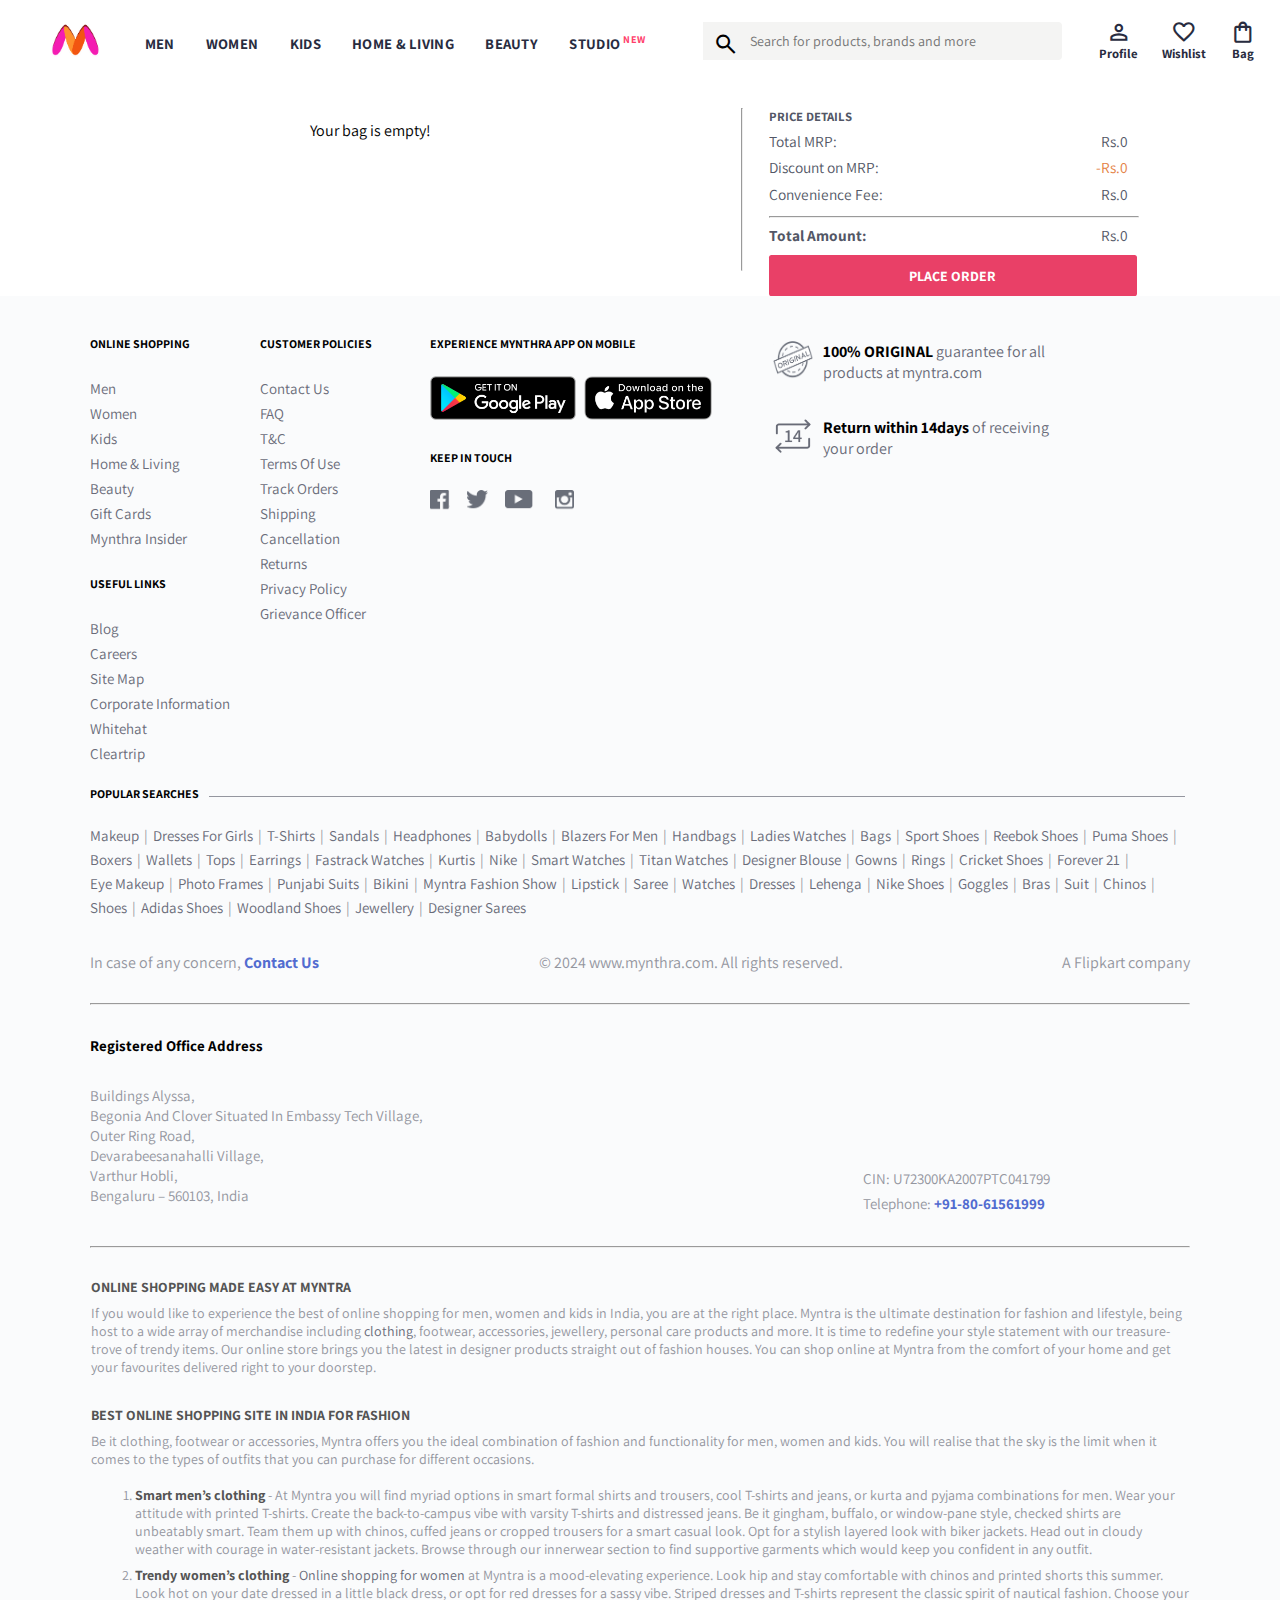
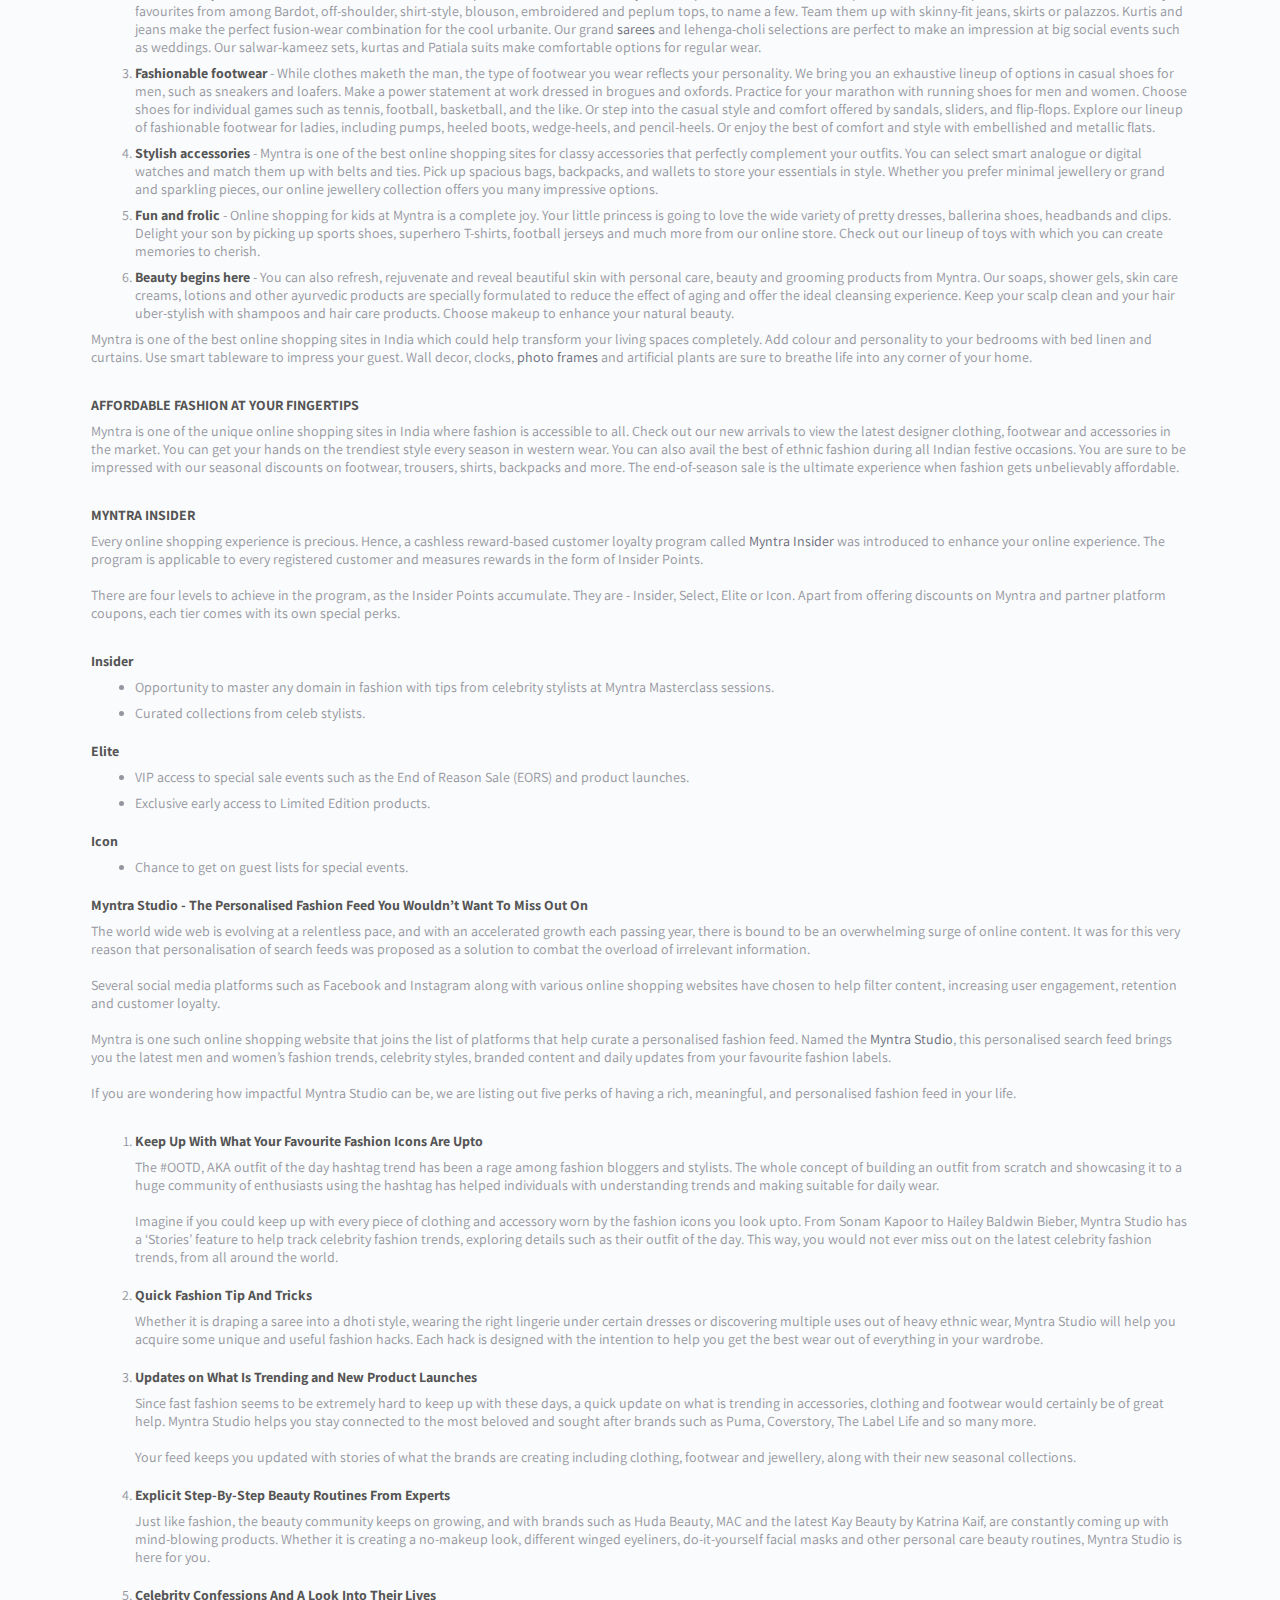
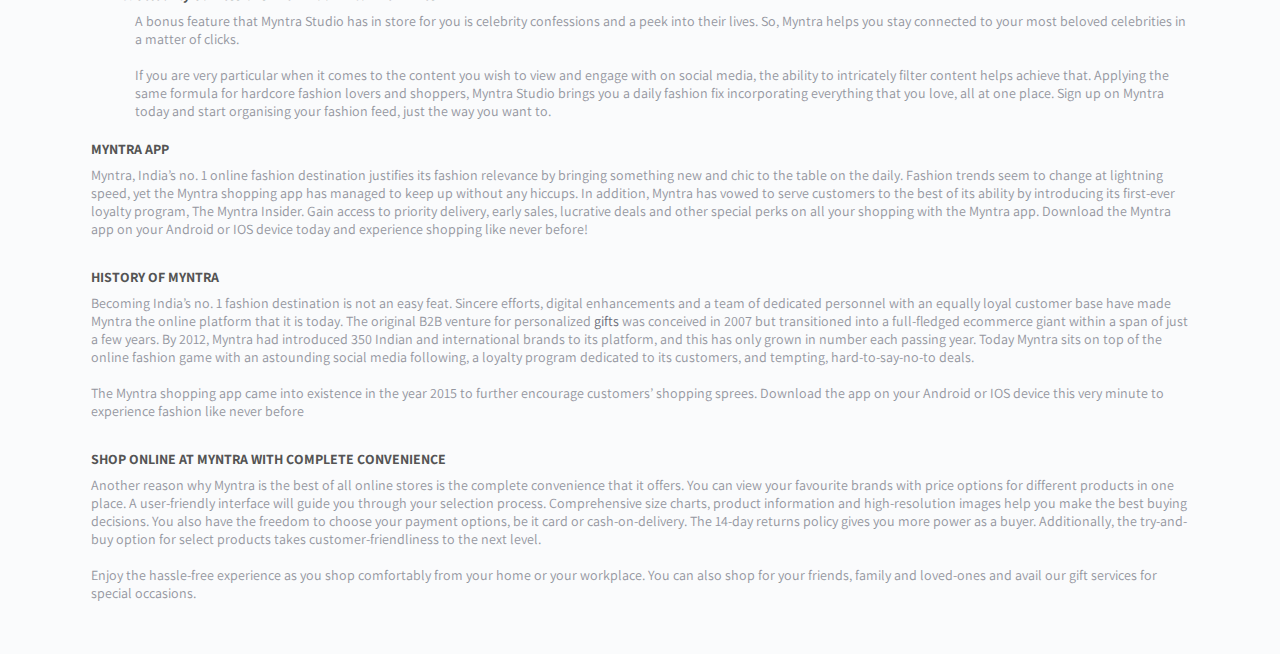
<file: pages/bag.html>
<!DOCTYPE html>
<html lang="en">
<head>
    <meta charset="UTF-8">
    <meta name="viewport" content="width=device-width, initial-scale=1.0">
    <link rel="stylesheet" href="../style.css">
    <link rel="preconnect" href="https://fonts.googleapis.com">
    <link rel="preconnect" href="https://fonts.gstatic.com" crossorigin>
    <link href="https://fonts.googleapis.com/css2?family=Assistant:wght@200..800&display=swap" rel="stylesheet">
    <link rel="icon" type="image/png" href="[data-uri]" sizes="64x64">
    <link rel="stylesheet" href="https://fonts.googleapis.com/css2?family=Material+Symbols+Outlined:opsz,wght,FILL,GRAD@20..48,100..700,0..1,-50..200" />
    <title>Online Shopping for Women, Men, Kids Fashion &amp; Lifestyle - Myntra</title>
</head>
<body>
    <header>
        <div class="logo_container">
            <a href="../index.html"><img class="mynthra_home" src="../images/Myntra_logo.png" alt="mynthra homepage" /></a>
        </div>
        <nav class="nav_bar">
            <a class="men" href="men.html">Men</a>
            <a class="women" href="women.html">Women</a>
            <a class="kids" href="kids.html">Kids</a>
            <a class="home" href="home&living.html">Home & Living</a>
            <a class="beauty" href="beauty.html">Beauty</a>
            <a class="studio" href="studio.html">Studio <sup>New</sup></a>
        </nav>
        <div class="search_bar">
            <span class="material-symbols-outlined search_icon">search</span>
            <input type="text" class="search_input" placeholder="Search for products, brands and more">
        </div>
        <div class="action_bar">
            <div class="action_container">
                <a class="icon-flex" href="profile.html">
                    <span class="material-symbols-outlined">person</span>
                    <span>Profile</span>
                </a>
            </div>
            <div class="action_container">
                <a class="icon-flex" href="wishlist.html">
                    <span class="material-symbols-outlined">favorite</span>
                    <span>Wishlist</span>
                </a>
            </div>
            <div class="action_container bag">
                <a class="icon-flex" href="bag.html">
                    <span class="material-symbols-outlined">shopping_bag</span>
                    <span>Bag</span>
                    <span class="bagitemscount"></span>
                </a>
            </div>
        </div>
    </header>
    <section class="hoverboxcontainer">
        <div class="menhoverbox">
                <div class="flex-row">
                    <div>
                        <h3><a href="products.html">Topwear</a></h3>
                        <a class="item" href="products.html">T-Shirts</a>
                        <a class="item" href="products.html">Casual Shirts</a>
                        <a class="item" href="products.html">Formal Shirts</a>
                        <a class="item" href="products.html">Sweatshirts</a>
                        <a class="item" href="products.html">Sweaters</a>
                        <a class="item" href="products.html">Jackets</a>
                        <a class="item" href="products.html">Blazers & Coats</a>
                        <a class="item" href="products.html">Suits</a>
                        <a class="item" href="products.html">Rain Jackets</a>
                    </div>
                    <hr class="rowhr">
                    <div>
                        <h3><a href="products.html">Indian & Festive Wear</a></h3>
                        <a class="item" href="products.html">Kurtas & Kurta Sets</a>
                        <a class="item" href="products.html">Sherwanis</a>
                        <a class="item" href="products.html">Nehru Jackets</a>
                        <a class="item" href="products.html">Dhotis</a>
                    </div>
                </div>
                <div class="flex-row">
                    <div>
                        <h3><a href="products.html">Bottomwear</a></h3>
                        <a class="item" href="products.html">Jeans</a>
                        <a class="item" href="products.html">Casual Trousers</a>
                        <a class="item" href="products.html">Formal Trousers</a>
                        <a class="item" href="products.html">Shorts</a>
                        <a class="item" href="products.html">Track Pants & Joggers</a>
                    </div>
                    <hr class="rowhr">
                    <div>
                        <h3><a href="products.html">Innerwear & Sleepwear</a></h3>
                        <a class="item" href="products.html">Briefs & Trunks</a>
                        <a class="item" href="products.html">Boxers</a>
                        <a class="item" href="products.html">Vests</a>
                        <a class="item" href="products.html">Sleepwear & Loungewear</a>
                        <a class="item" href="products.html">Thermals</a>
                    </div>
                    <hr class="rowhr">
                    <div>
                        <h3><a href="products.html">Plus Size</a></h3>
                    </div>
                </div>
                <div class="flex-row">
                    <div>
                        <h3><a href="products.html">Footwear</a></h3>
                        <a class="item" href="products.html">Casual Shoes</a>
                        <a class="item" href="products.html">Sports Shoes</a>
                        <a class="item" href="products.html">Formal Shoes</a>
                        <a class="item" href="products.html">Sneakers</a>
                        <a class="item" href="products.html">Sandals & Floaters</a>
                        <a class="item" href="products.html">Flip Flops</a>
                        <a class="item" href="products.html">Socks</a>
                    </div>
                    <hr class="rowhr">
                    <div>
                        <h3 class="singleh3"><a href="products.html">Personal Care & Grooming</a></h3>
                        <h3 class="singleh3"><a href="products.html">Sunglasses & Frames</a></h3>
                        <h3 class="singleh3"><a href="products.html">Watches</a></h3>
                    </div>
                </div>
                <div class="flex-row">
                    <div>
                        <h3><a href="products.html">Sports & Active Wear</a></h3>
                        <a class="item" href="products.html">Sports Shoes</a>
                        <a class="item" href="products.html">Sports Sandals</a>
                        <a class="item" href="products.html">Active T-Shirts</a>
                        <a class="item" href="products.html">Track Pants & Shorts</a>
                        <a class="item" href="products.html">Tracksuits</a>
                        <a class="item" href="products.html">Jackets & Sweatshirts</a>
                        <a class="item" href="products.html">Sports Accessories</a>
                        <a class="item" href="products.html">Swimwear</a>
                    </div>
                    <hr class="rowhr">
                    <div>
                        <h3><a href="products.html">Gadgets</a></h3>
                        <a class="item" href="products.html">Smart Wearables</a>
                        <a class="item" href="products.html">Fitness Gadgets</a>
                        <a class="item" href="products.html">Headphones</a>
                        <a class="item" href="products.html">Speakers</a>
                    </div>
                </div>
                <div class="flex-row">
                    <div>
                        <h3><a href="products.html">Fashion Accessories</a></h3>
                        <a class="item" href="products.html">Wallets</a>
                        <a class="item" href="products.html">Belts</a>
                        <a class="item" href="products.html">Perfumes & Body Mists</a>
                        <a class="item" href="products.html">Trimmers</a>
                        <a class="item" href="products.html">Deodorants</a>
                        <a class="item" href="products.html">Ties, Cufflinks & Pocket Squares</a>
                        <a class="item" href="products.html">Accessory Gift Sets</a>
                        <a class="item" href="products.html">Caps & Hats</a>
                        <a class="item" href="products.html">Mufflers, Scarves & Gloves</a>
                        <a class="item" href="products.html">Phone Cases</a>
                        <a class="item" href="products.html">Rings & Wristwear</a>
                        <a class="item" href="products.html">Helmets</a>
                    </div>
                    <hr class="rowhr">
                    <div>
                        <h3 class="singleh3"><a href="products.html">Bags & Backpacks</a></h3>
                        <h3 class="singleh3"><a href="products.html">Luggages & Trolleys</a></h3>
                    </div>
                </div>
        </div>
        <div class="womenhoverbox">
            <div class="women flex-row">
                <div>
                    <h3><a href="products.html">Indian & Fusion Wear</a></h3>
                    <a class="item" href="products.html">Kurtas & Suits</a>
                    <a class="item" href="products.html">Kurtis, Tunics & Tops</a>
                    <a class="item" href="products.html">Sarees</a>
                    <a class="item" href="products.html">Ethnic Wear</a>
                    <a class="item" href="products.html">Leggings, Salwars & Churidars</a>
                    <a class="item" href="products.html">Skirts & Palazzos</a>
                    <a class="item" href="products.html">Dress Materials</a>
                    <a class="item" href="products.html">Lehenga Cholis</a>
                    <a class="item" href="products.html">Dupattas & Shawls</a>
                    <a class="item" href="products.html">Jackets</a>
                    <hr class="rowhr">
                    <h3 class="singleh3"><a href="products.html">Belts, Scarves & More</a></h3>
                    <h3 class="singleh3"><a href="products.html">Watches & Wearables</a></h3>
                </div>
            </div>
            <div class="women flex-row">
                    <div>
                    <h3><a href="products.html">Western Wear</a></h3>
                    <a class="item" href="products.html">Dresses</a>
                    <a class="item" href="products.html">Tops</a>
                    <a class="item" href="products.html">Tshirts</a>
                    <a class="item" href="products.html">Jeans</a>
                    <a class="item" href="products.html">Trousers & Capris</a>
                    <a class="item" href="products.html">Shorts & Skirts</a>
                    <a class="item" href="products.html">Co-ords</a>
                    <a class="item" href="products.html">Playsuits</a>
                    <a class="item" href="products.html">Jumpsuits</a>
                    <a class="item" href="products.html">Shrugs</a>
                    <a class="item" href="products.html">Sweaters & Sweatshirts</a>
                    <a class="item" href="products.html">Jackets & Coats</a>
                    <a class="item" href="products.html">Blazers & Waistcoats</a>
                </div>
                <hr class="rowhr">
                    <h3><a href="products.html">Plus Size</a></h3>
            </div>
            <div class="women flex-row">
                    <h3 class="singleh3"><a href="products.html">Maternity</a></h3>
                    <h3 class="singleh3"><a href="products.html">Sunglasses & Frames</a></h3>
                <div>
                    <h3><a href="products.html">Footwear</a></h3>
                    <a class="item" href="products.html">Flats</a>
                    <a class="item" href="products.html">Casual Shoes</a>
                    <a class="item" href="products.html">Heels</a>
                    <a class="item" href="products.html">Boots</a>
                    <a class="item" href="products.html">Sports Shoes & Floaters</a>
                </div>
                <hr class="rowhr">
                <div>
                    <h3><a href="products.html">Sports & Active Wear</a></h3>
                    <a class="item" href="products.html">Clothing</a>
                    <a class="item" href="products.html">Footwear</a>
                    <a class="item" href="products.html">Sports Accessories</a>
                    <a class="item" href="products.html">Sports Equipment</a>
                </div>
            </div>
            <div class="women flex-row">
                <div>
                    <h3><a href="products.html">Lingerie & Sleepwear</a></h3>
                    <a class="item" href="products.html">Bra</a>
                    <a class="item" href="products.html">Briefs</a>
                    <a class="item" href="products.html">Shapewear</a>
                    <a class="item" href="products.html">Sleepwear & Loungewear</a>
                    <a class="item" href="products.html">Swimwear</a>
                    <a class="item" href="products.html">Camisoles & Thermals</a>
                </div>
                <hr class="rowhr">
                <div>
                    <h3><a href="products.html">Beauty & Personal Care</a></h3>
                    <a class="item" href="products.html">Makeup</a>
                    <a class="item" href="products.html">Skincare</a>
                    <a class="item" href="products.html">Premium Beauty</a>
                    <a class="item" href="products.html">Lipsticks</a>
                    <a class="item" href="products.html">Fragrances</a>
                </div>
            </div>
            <div class="women flex-row">
                <div>
                    <h3><a href="products.html">Gadgets</a></h3>
                    <a class="item" href="products.html">Smart Wearables</a>
                    <a class="item" href="products.html">Fitness Gadgets</a>
                    <a class="item" href="products.html">Headphones</a>
                    <a class="item" href="products.html">Speakers</a>
                </div>
                <hr class="rowhr">
                <div>
                    <h3><a href="products.html">Jewellery</a></h3>
                    <a class="item" href="products.html">Fashion Jewellery</a>
                    <a class="item" href="products.html">Fine Jewellery</a>
                    <a class="item" href="products.html">Earrings</a>
                </div>
                <hr class="rowhr">
                    <h3 class="singleh3"><a href="products.html">Bags & Backpacks</a></h3>
                    <h3 class="singleh3"><a href="products.html">Handbags, Bags & Wallets</a></h3>
                    <h3 class="singleh3"><a href="products.html">Luggages & Trolleys</a></h3>
            </div>
        </div>
        <div class="kidshoverbox">
            <div class="kids flex-row">
                <h3><a href="products.html">Boys Clothing</a></h3>
                <a class="item" href="products.html">T-Shirts</a>
                <a class="item" href="products.html">Shirts</a>
                <a class="item" href="products.html">Shorts</a>
                <a class="item" href="products.html">Jeans</a>
                <a class="item" href="products.html">Trousers</a>
                <a class="item" href="products.html">Clothing Sets</a>
                <a class="item" href="products.html">Ethnic Wear</a>
                <a class="item" href="products.html">Track Pants & Pyjamas</a>
                <a class="item" href="products.html">Jacket, Sweater & Sweatshirts</a>
                <a class="item" href="products.html">Party Wear</a>
                <a class="item" href="products.html">Innerwear & Thermals</a>
                <a class="item" href="products.html">Nightwear & Loungewear</a>
                <a class="item" href="products.html">Value Packs</a>
        </div>
        <div class="kids flex-row">
                <h3><a href="products.html">Girls Clothing</a></h3>
                <a class="item" href="products.html">Dresses</a>
                <a class="item" href="products.html">Tops</a>
                <a class="item" href="products.html">Tshirts</a>
                <a class="item" href="products.html">Clothing Sets</a>
                <a class="item" href="products.html">Lehenga Choli</a>
                <a class="item" href="products.html">Kurta Sets</a>
                <a class="item" href="products.html">Party Wear</a>
                <a class="item" href="products.html">Dungarees & Jumpsuits</a>
                <a class="item" href="products.html">Skirts & Shorts</a>
                <a class="item" href="products.html">Tights & Leggings</a>
                <a class="item" href="products.html">Jeans, Trousers & Capris</a>
                <a class="item" href="products.html">Jacket, Sweater & Sweatshirts</a>
                <a class="item" href="products.html">Innerwear & Thermals</a>
                <a class="item" href="products.html">Nightwear & Loungewear</a>
                <a class="item" href="products.html">Value Packs</a>
        </div>
        <div class="kids flex-row">
            <div>
                <h3><a href="products.html">Footwear</a></h3>
                <a class="item" href="products.html">Casual Shoes</a>
                <a class="item" href="products.html">Flipflops</a>
                <a class="item" href="products.html">Sports Shoes</a>
                <a class="item" href="products.html">Flats</a>
                <a class="item" href="products.html">Sandals</a>
                <a class="item" href="products.html">Heels</a>
                <a class="item" href="products.html">School Shoes</a>
                <a class="item" href="products.html">Socks</a>
            </div>
            <hr class="rowhr">
            <div>
                <h3><a href="products.html">Toys & Games</a></h3>
                <a class="item" href="products.html">Learning & Development</a>
                <a class="item" href="products.html">Activity Toys</a>
                <a class="item" href="products.html">Soft Toys</a>
                <a class="item" href="products.html">Action Figure / Play Set</a>
            </div>
        </div>
        <div class="kids flex-row">
            <div>
                <h3><a href="products.html">Infants</a></h3>
                <a class="item" href="products.html">Bodysuits</a>
                <a class="item" href="products.html">Rompers & Sleepsuits</a>
                <a class="item" href="products.html">Clothing Sets</a>
                <a class="item" href="products.html">Tshirts & Tops</a>
                <a class="item" href="products.html">Dresses</a>
                <a class="item" href="products.html">Bottom Wear</a>
                <a class="item" href="products.html">Winter Wear</a>
                <a class="item" href="products.html">Innerwear & Sleepwear</a>
                <a class="item" href="products.html">Infant Care</a>
            </div>
            <hr class="rowhr">
                <h3 class="singleh3"><a href="products.html">Home & Bath</a></h3>
                <h3 class="singleh3"><a href="products.html">Personal Care</a></h3>
        </div>
        <div class="kids flex-row">
            <div>
                <h3><a href="products.html">Kids Accessories</a></h3>
                <a class="item" href="products.html">Bags & Backpacks</a>
                <a class="item" href="products.html">Watches</a>
                <a class="item" href="products.html">Jewellery & Hair Accessory</a>
                <a class="item" href="products.html">Sunglasses</a>
                <a class="item" href="products.html">Masks & Protective Gears</a>
                <a class="item" href="products.html">Caps & Hats</a>
            </div>
            <hr class="rowhr">
            <div>
                <h3><a href="products.html">Brands</a></h3>
                <a class="item" href="products.html">H&M</a>
                <a class="item" href="products.html">Max Kids</a>
                <a class="item" href="products.html">Pantaloons</a>
                <a class="item" href="products.html">United Colors Of Benetton Kids</a>
                <a class="item" href="products.html">YK</a>
                <a class="item" href="products.html">U.S. Polo Assn. Kids</a>
                <a class="item" href="products.html">Mothercare</a>
                <a class="item" href="products.html">HRX</a>
            </div>
        </div>
        </div>
        <div class="homehoverbox">
            <div class="home flex-row">
                <div>
                    <h3><a href="products.html">Bed Linen & Furnishing</a></h3>
                    <a class="item" href="products.html">Bed Runners</a>
                    <a class="item" href="products.html">Mattress Protectors</a>
                    <a class="item" href="products.html">Bedsheets</a>
                    <a class="item" href="products.html">Bedding Sets</a>
                    <a class="item" href="products.html">Blankets, Quilts & Dohars</a>
                    <a class="item" href="products.html">Pillows & Pillow Covers</a>
                    <a class="item" href="products.html">Bed Covers</a>
                    <a class="item" href="products.html">Diwan Sets</a>
                    <a class="item" href="products.html">Chair Pads & Covers</a>
                    <a class="item" href="products.html">Sofa Covers</a>
                </div>
                <hr class="rowhr">
                <div>
                    <h3><a href="products.html">Flooring</a></h3>
                    <a class="item" href="products.html">Floor Runners</a>
                    <a class="item" href="products.html">Carpets</a>
                    <a class="item" href="products.html">Floor Mats & Dhurries</a>
                    <a class="item" href="products.html">Door Mats</a>
                </div>
            </div>
            <div class="home flex-row">
                <div>
                    <h3><a href="products.html">Bath</a></h3>
                    <a class="item" href="products.html">Bath Towels</a>
                    <a class="item" href="products.html">Hand & Face Towels</a>
                    <a class="item" href="products.html">Beach Towels</a>
                    <a class="item" href="products.html">Towels Set</a>
                    <a class="item" href="products.html">Bath Rugs</a>
                    <a class="item" href="products.html">Bath Robes</a>
                    <a class="item" href="products.html">Bathroom Accessories</a>
                    <a class="item" href="products.html">Shower Curtains</a>
                </div>
                <hr class="rowhr">
                <div>
                    <h3><a href="products.html">Lamps & Lighting</a></h3>
                    <a class="item" href="products.html">Floor Lamps</a>
                    <a class="item" href="products.html">Ceiling Lamps</a>
                    <a class="item" href="products.html">Table Lamps</a>
                    <a class="item" href="products.html">Wall Lamps</a>
                    <a class="item" href="products.html">Outdoor Lamps</a>
                    <a class="item" href="products.html">String Lights</a>
                </div>
            </div>
            <div class="home flex-row">
                <div>
                    <h3><a href="products.html">Home Décor</a></h3>
                    <a class="item" href="products.html">Plants & Planters</a>
                    <a class="item" href="products.html">Aromas & Candles</a>
                    <a class="item" href="products.html">Clocks</a>
                    <a class="item" href="products.html">Mirrors</a>
                    <a class="item" href="products.html">Wall Décor</a>
                    <a class="item" href="products.html">Festive Decor</a>
                    <a class="item" href="products.html">Pooja Essentials</a>
                    <a class="item" href="products.html">Wall Shelves</a>
                    <a class="item" href="products.html">Fountains</a>
                    <a class="item" href="products.html">Showpieces & Vases</a>
                    <a class="item" href="products.html">Ottoman</a>
                </div>
                <hr class="rowhr">
                    <h3 class="singleh3"><a class="item" href="products.html">Cushions & Cushion Covers</a></h3>
                    <h3 class="singleh3"><a class="item" href="products.html">Curtains</a></h3>
            </div>
            <div class="home flex-row">
                    <h3 class="singleh3"><a class="item" href="products.html">Home Gift Sets</a></h3>
                <div>
                    <h3><a href="products.html">Kitchen & Table</a></h3>
                    <a class="item" href="products.html">Table Runners</a>
                    <a class="item" href="products.html">Dinnerware & Serveware</a>
                    <a class="item" href="products.html">Cups and Mugs</a>
                    <a class="item" href="products.html">Bakeware & Cookware</a>
                    <a class="item" href="products.html">Kitchen Storage & Tools</a>
                    <a class="item" href="products.html">Bar & Drinkware</a>
                    <a class="item" href="products.html">Table Covers & Furnishings</a>
                </div>
                <hr class="rowhr">
                <div>
                    <h3><a href="products.html">Storage</a></h3>
                    <a class="item" href="products.html">Bins</a>
                    <a class="item" href="products.html">Hangers</a>
                    <a class="item" href="products.html">Organisers</a>
                    <a class="item" href="products.html">Hooks & Holders</a>
                    <a class="item" href="products.html">Laundry Bags</a>
                </div>
            </div>
            <div class="home flex-row">
                <div>
                    <h3><a href="products.html">Brands</a></h3>
                    <a class="item" href="products.html">H&M</a>
                    <a class="item" href="products.html">Marks & Spencer</a>
                    <a class="item" href="products.html">Home Centre</a>
                    <a class="item" href="products.html">Spaces</a>
                    <a class="item" href="products.html">D'Decor</a>
                    <a class="item" href="products.html">Story@Home</a>
                    <a class="item" href="products.html">Pure Home & Living</a>
                    <a class="item" href="products.html">Swayam</a>
                    <a class="item" href="products.html">Raymond Home</a>
                    <a class="item" href="products.html">Maspar</a>
                    <a class="item" href="products.html">My Trident</a>
                    <a class="item" href="products.html">Cortina</a>
                    <a class="item" href="products.html">Random</a>
                    <a class="item" href="products.html">Ellementry</a>
                    <a class="item" href="products.html">ROMEE</a>
                    <a class="item" href="products.html">SEJ by Nisha Gupta</a>
                </div>
            </div>
        </div>
        <div class="beautyhoverbox">
            <div class="beauty flex-row">
                <div>
                    <h3><a href="products.html">Makeup</a></h3>
                    <a class="item" href="products.html">Lipstick</a>
                    <a class="item" href="products.html">Lip Gloss</a>
                    <a class="item" href="products.html">Lip Liner</a>
                    <a class="item" href="products.html">Mascara</a>
                    <a class="item" href="products.html">Eyeliner</a>
                    <a class="item" href="products.html">Kajal</a>
                    <a class="item" href="products.html">Eyeshadow</a>
                    <a class="item" href="products.html">Foundation</a>
                    <a class="item" href="products.html">Primer</a>
                    <a class="item" href="products.html">Concealer</a>
                    <a class="item" href="products.html">Compact</a>
                    <a class="item" href="products.html">Nail Polish</a>
                </div>
            </div>
            <div class="beauty flex-row">
                <div>
                    <h3><a href="products.html">Skincare, Bath & Body</a></h3>
                    <a class="item" href="products.html">Face Moisturiser</a>
                    <a class="item" href="products.html">Cleanser</a>
                    <a class="item" href="products.html">Masks & Peel</a>
                    <a class="item" href="products.html">Sunscreen</a>
                    <a class="item" href="products.html">Serum</a>
                    <a class="item" href="products.html">Face Wash</a>
                    <a class="item" href="products.html">Eye Cream</a>
                    <a class="item" href="products.html">Lip Balm</a>
                    <a class="item" href="products.html">Body Lotion</a>
                    <a class="item" href="products.html">Body Wash</a>
                    <a class="item" href="products.html">Body Scrub</a>
                    <a class="item" href="products.html">Hand Cream</a>
                </div>
                <hr class="rowhr">
                <div>
                    <h3 class="singleh3"><a href="products.html">Baby Care</a></h3>
                    <h3 class="singleh3"><a href="products.html">Masks</a></h3>
                </div>
            </div>
            <div class="beauty flex-row">
                <div>
                    <h3><a href="products.html">Haircare</a></h3>
                    <a class="item" href="products.html">Shampoo</a>
                    <a class="item" href="products.html">Conditioner</a>
                    <a class="item" href="products.html">Hair Cream</a>
                    <a class="item" href="products.html">Hair Oil</a>
                    <a class="item" href="products.html">Hair Gel</a>
                    <a class="item" href="products.html">Hair Color</a>
                    <a class="item" href="products.html">Hair Serum</a>
                    <a class="item" href="products.html">Hair Accessory</a>
                </div>
                <hr class="rowhr">
                <div>
                    <h3><a href="products.html">Fragrances</a></h3>
                    <a class="item" href="products.html">Perfume</a>
                    <a class="item" href="products.html">Deodorant</a>
                    <a class="item" href="products.html">Body Mist</a>
                </div>
            </div>
            <div class="beauty flex-row">
                <div>
                    <h3><a href="products.html">Appliances</a></h3>
                    <a class="item" href="products.html">Hair Straightener</a>
                    <a class="item" href="products.html">Hair Dryer</a>
                    <a class="item" href="products.html">Epilator</a>
                </div>
                <hr class="rowhr">
                <div>
                    <h3><a href="products.html">Men's Grooming</a></h3>
                    <a class="item" href="products.html">Trimmers</a>
                    <a class="item" href="products.html">Beard Oil</a>
                    <a class="item" href="products.html">Hair Wax</a>
                </div>
                <hr class="rowhr">
                <div>
                    <h3><a href="products.html">Beauty Gift & Makeup Set</a></h3>
                    <a class="item" href="products.html">Beauty Gift</a>
                    <a class="item" href="products.html">Makeup Kit</a>
                </div>
                <hr class="rowhr">
                    <h3 class="singleh3"><a href="products.html">Premium Beauty</a></h3>
                    <h3 class="singleh3"><a href="products.html">Wellness & Hygiene</a></h3>
            </div>
                <div class="beauty flex-row">
                    <h3><a href="products.html">Top Brands</a></h3>
                    <a class="item" href="products.html">Lakme</a>
                    <a class="item" href="products.html">Maybelline</a>
                    <a class="item" href="products.html">LOreal</a>
                    <a class="item" href="products.html">Philips</a>
                    <a class="item" href="products.html">Bath & Body Works</a>
                    <a class="item" href="products.html">THE BODY SHOP</a>
                    <a class="item" href="products.html">Biotique</a>
                    <a class="item" href="products.html">Mamaearth</a>
                    <a class="item" href="products.html">MCaffeine</a>
                    <a class="item" href="products.html">Nivea</a>
                    <a class="item" href="products.html">Lotus Herbals</a>
                    <a class="item" href="products.html">LOreal Professionnel</a>
                    <a class="item" href="products.html">KAMA AYURVEDA</a>
                    <a class="item" href="products.html">M.A.C</a>
                    <a class="item" href="products.html">Forest Essentials</a>
            </div>
        </div>
        <div class="studiohoverbox">
            <div class="mynthra_studio">
                <img class="mynthra_studio_img" src="../images/Myntra_logo.png"> 
                <h4>Studio</h4>
            </div>
                <p>Your daily inspiration for everything fashion</p>
                <div class="studioimgs">
                <img src="../images/bargains/1.shirts.jfif">
                <img src="../images/bargains/2. jeans.jfif">
                <img src="../images/bargains/3.Tshirts.jfif">
                <img src="../images/bargains/9.kurta sets.webp" alt="explore studio" />
            </div>
            <a href="studio.html" class="studiolink">EXPLORE STUDIO  <span class="studiolink link"> > </span> </a>
        </div>
    </section>
    <main class="bagpage">
        <div class="bagcontainer"></div>
        <hr class="baghr">
        <div class="pricedetails">
            <h4>PRICE DETAILS</h4>
            <div class="price_box"><p>Total MRP: </p><span>Rs.0</span></div>
            <div class="price_box"><p>Discount on MRP: </p><span class="discount">-Rs.0</span></div>
            <div class="price_box"><p>Convenience Fee: </p><span class="conveniencefee">Rs.0</span></div>
            <hr class="bagrowhr">
            <div class="price_box"><h4>Total Amount: </h4><span class="totalamount">Rs.0</span></div>
            <button class="placeorder">PLACE ORDER</button>
        </div>
    </main>
    <Footer>
        <section class="links-container">
                <div class="mainlinks-container">
                    <div class="online-shopping">
                        <a class="heading" href="products.html">ONLINE SHOPPING</a>
                        <a class="links" href="products.html">men</a>
                        <a class="links" href="products.html">women</a>
                        <a class="links" href="products.html">kids</a>
                        <a class="links" href="products.html">home & living</a>
                        <a class="links" href="products.html">beauty</a>
                        <a class="links" href="products.html">gift cards</a>
                        <a class="links" href="products.html">mynthra insider</a>
                    </div>
                    <div class="useful-links">
                        <a class="heading" href="products.html">USEFUL LINKS</a>
                        <a class="links" href="products.html">blog</a>
                        <a class="links" href="products.html">careers</a>
                        <a class="links" href="products.html">site map</a>
                        <a class="links" href="products.html">corporate information</a>
                        <a class="links" href="products.html">whitehat</a>
                        <a class="links" href="products.html">cleartrip</a>
                    </div>
                </div>
                <div class="customer-policies">
                    <a class="heading" href="products.html">CUSTOMER POLICIES</a>
                        <a class="links" href="products.html">contact us</a>
                        <a class="links" href="products.html">FAQ</a>
                        <a class="links" href="products.html">T&C</a>
                        <a class="links" href="products.html">terms of use</a>
                        <a class="links" href="products.html">track orders</a>
                        <a class="links" href="products.html">shipping</a>
                        <a class="links" href="products.html">cancellation</a>
                        <a class="links" href="products.html">returns</a>
                        <a class="links" href="products.html">privacy policy</a>
                        <a class="links" href="products.html">grievance officer</a>
                </div>
                <div class="applinks-container">
                    <div class="app-links">
                        <a class="heading" href="products.html">EXPERIENCE MYNTHRA APP ON MOBILE</a>
                        <div class="app-imgs">
                            <a href="products.html"><img src="../images/apps/google play.png" alt="google-playstore"></a>
                            <a href="products.html"><img src="../images/apps/apple store.png" alt="apple-playstore"></a>  
                        </div>
                    </div>
                    <div class="social-links">
                        <a class="heading" href="products.html">KEEP IN TOUCH</a>
                        <div class="socialapp-imgs">
                            <a href="products.html"><img src="../images/apps/facebook.png" alt="google-playstore"></a>
                            <a href="products.html"><img src="../images/apps/x.png" alt="apple-playstore"></a>
                            <a href="products.html"><img src="../images/apps/youtube.png" alt="google-playstore"></a>
                            <a href="products.html"><img src="../images/apps/insta.png" alt="apple-playstore"></a>
                        </div>
                    </div>
                </div>
                <div class="return-info">
                    <div class="tag"><img src="../images/original.png" alt="original"><div><b>100% ORIGINAL</b> guarantee for all products at myntra.com</div></div>
                    <div class="tag"><img src="../images/Return-Window-image.png" alt="return"><div><b>Return within 14days</b> of receiving your order</div></div>
                </div>
            <div></div>
        </section>
        <section class="popularlinks-container">
            <div class="line-after-text">
                <span class="popular-searches">Popular Searches</span>
            </div>
            <div class="search-links side-lines">
                <a href="products.html">Makeup</a>
                <a href="products.html">Dresses For Girls</a>
                <a href="products.html">T-Shirts</a>
                <a href="products.html">Sandals</a>
                <a href="products.html">Headphones</a>
                <a href="products.html">Babydolls</a>
                <a href="products.html">Blazers For Men</a>
                <a href="products.html">Handbags</a>
                <a href="products.html">Ladies Watches</a>
                <a href="products.html">Bags</a>
                <a href="products.html">Sport Shoes</a>
                <a href="products.html">Reebok Shoes</a>
                <a href="products.html">Puma Shoes</a>
                <a href="products.html">Boxers</a>
                <a href="products.html">Wallets</a>
                <a href="products.html">Tops</a>
                <a href="products.html">Earrings</a>
                <a href="products.html">Fastrack Watches</a>
                <a href="products.html">Kurtis</a>
                <a href="products.html">Nike</a>
                <a href="products.html">Smart Watches</a>
                <a href="products.html">Titan Watches</a>
                <a href="products.html">Designer Blouse</a>
                <a href="products.html">Gowns</a>
                <a href="products.html">Rings</a>
                <a href="products.html">Cricket Shoes</a>
                <a href="products.html">Forever 21</a>
                <a href="products.html">Eye Makeup</a>
                <a href="products.html">Photo Frames</a>
                <a href="products.html">Punjabi Suits</a>
                <a href="products.html">Bikini</a>
                <a href="products.html">Myntra Fashion Show</a>
                <a href="products.html">Lipstick</a>
                <a href="products.html">Saree</a>
                <a href="products.html">Watches</a>
                <a href="products.html">Dresses</a>
                <a href="products.html">Lehenga</a>
                <a href="products.html">Nike Shoes</a>
                <a href="products.html">Goggles</a>
                <a href="products.html">Bras</a>
                <a href="products.html">Suit</a>
                <a href="products.html">Chinos</a>
                <a href="products.html">Shoes</a>
                <a href="products.html">Adidas Shoes</a>
                <a href="products.html">Woodland Shoes</a>
                <a href="products.html">Jewellery</a>
                <a href="products.html">Designer Sarees</a>
              </div>
              <div class="contact">
                <div>In case of any concern, <a style="text-decoration: none;" href="products.html"><b style="color:#526cd0;font-weight:bolder;">Contact Us</b></a></div>
                <div>&#169; 2024 www.mynthra.com. All rights reserved.</div>
                <div>A Flipkart company</div>
              </div>
              <hr>
        </section>
        <section class="address-info">
            <div class="info-container">
                <div>
                    <a class="heading capitalize" href="#">registered office address</a>
                    <p class="address links">Buildings Alyssa,<br>
                        Begonia and Clover situated in Embassy Tech Village,<br>
                        Outer Ring Road,<br>
                        Devarabeesanahalli Village,<br>
                        Varthur Hobli,<br>
                        Bengaluru – 560103, India
                    </p>
                </div>
                <div class="tel links">
                    CIN: U72300KA2007PTC041799 <br>
                    Telephone: <a style="text-decoration: none;" href="tel:+91-80-61561999"><b style="color:#526cd0;font-weight:bolder;">+91-80-61561999</b></a>
                </div>
            </div>
            <hr>
        </section>
        <section class="desc">
            <h4>ONLINE SHOPPING MADE EASY AT MYNTRA</h4>
            <p class="description">If you would like to experience the best of online shopping for men, women and kids in India, you are at the right place. Myntra is the ultimate destination for fashion and lifestyle, being host to a wide array of merchandise including <a style="text-decoration: none; color: #696b79;"href="#">clothing</a>, footwear, accessories, jewellery, personal care products and more. It is time to redefine your style statement with our treasure-trove of trendy items. Our online store brings you the latest in designer products straight out of fashion houses. You can shop online at Myntra from the comfort of your home and get your favourites delivered right to your doorstep.</p>
            <h4>BEST ONLINE SHOPPING SITE IN INDIA FOR FASHION</h4>
            <p class="description">Be it clothing, footwear or accessories, Myntra offers you the ideal combination of fashion and functionality for men, women and kids. You will realise that the sky is the limit when it comes to the types of outfits that you can purchase for different occasions.</p>
            <ol class="fashion-categories">
                <li class="description"><b style="color: #545454;">Smart men’s clothing</b> - At Myntra you will find myriad options in smart formal shirts and trousers, cool T-shirts and jeans, or kurta and pyjama combinations for men. Wear your attitude with printed T-shirts. Create the back-to-campus vibe with varsity T-shirts and distressed jeans. Be it gingham, buffalo, or window-pane style, checked shirts are unbeatably smart. Team them up with chinos, cuffed jeans or cropped trousers for a smart casual look. Opt for a stylish layered look with biker jackets. Head out in cloudy weather with courage in water-resistant jackets. Browse through our innerwear section to find supportive garments which would keep you confident in any outfit.</li>
                <li class="description"><b style="color: #545454;">Trendy women’s clothing</b> - <a style="text-decoration: none; color: #696b79;"href="#">Online shopping for women</a> at Myntra is a mood-elevating experience. Look hip and stay comfortable with chinos and printed shorts this summer. Look hot on your date dressed in a little black dress, or opt for red dresses for a sassy vibe. Striped dresses and T-shirts represent the classic spirit of nautical fashion. Choose your favourites from among Bardot, off-shoulder, shirt-style, blouson, embroidered and peplum tops, to name a few. Team them up with skinny-fit jeans, skirts or palazzos. Kurtis and jeans make the perfect fusion-wear combination for the cool urbanite. Our grand <a style="text-decoration: none; color: #696b79;"href="#">sarees</a> and lehenga-choli selections are perfect to make an impression at big social events such as weddings. Our salwar-kameez sets, kurtas and Patiala suits make comfortable options for regular wear.</li>
                <li class="description"><b style="color: #545454;">Fashionable footwear</b> - While clothes maketh the man, the type of footwear you wear reflects your personality. We bring you an exhaustive lineup of options in casual shoes for men, such as sneakers and loafers. Make a power statement at work dressed in brogues and oxfords. Practice for your marathon with running shoes for men and women. Choose shoes for individual games such as tennis, football, basketball, and the like. Or step into the casual style and comfort offered by sandals, sliders, and flip-flops. Explore our lineup of fashionable footwear for ladies, including pumps, heeled boots, wedge-heels, and pencil-heels. Or enjoy the best of comfort and style with embellished and metallic flats.</li>
                <li class="description"><b style="color: #545454;">Stylish accessories</b> - Myntra is one of the best online shopping sites for classy accessories that perfectly complement your outfits. You can select smart analogue or digital watches and match them up with belts and ties. Pick up spacious bags, backpacks, and wallets to store your essentials in style. Whether you prefer minimal jewellery or grand and sparkling pieces, our online jewellery collection offers you many impressive options.</li>
                <li class="description"><b style="color: #545454;">Fun and frolic</b> - Online shopping for kids at Myntra is a complete joy. Your little princess is going to love the wide variety of pretty dresses, ballerina shoes, headbands and clips. Delight your son by picking up sports shoes, superhero T-shirts, football jerseys and much more from our online store. Check out our lineup of toys with which you can create memories to cherish.</li>
                <li class="description"><b style="color: #545454;">Beauty begins here</b> - You can also refresh, rejuvenate and reveal beautiful skin with personal care, beauty and grooming products from Myntra. Our soaps, shower gels, skin care creams, lotions and other ayurvedic products are specially formulated to reduce the effect of aging and offer the ideal cleansing experience. Keep your scalp clean and your hair uber-stylish with shampoos and hair care products. Choose makeup to enhance your natural beauty.</li>
            </ol>
            <p class="description">Myntra is one of the best online shopping sites in India which could help transform your living spaces completely. Add colour and personality to your bedrooms with bed linen and curtains. Use smart tableware to impress your guest. Wall decor, clocks, <a style="text-decoration: none; color: #696b79;"href="#">photo frames</a> and artificial plants are sure to breathe life into any corner of your home.</p>
            <h4>AFFORDABLE FASHION AT YOUR FINGERTIPS</h4>
            <p class="description">Myntra is one of the unique online shopping sites in India where fashion is accessible to all. Check out our new arrivals to view the latest designer clothing, footwear and accessories in the market. You can get your hands on the trendiest style every season in western wear. You can also avail the best of ethnic fashion during all Indian festive occasions. You are sure to be impressed with our seasonal discounts on footwear, trousers, shirts, backpacks and more. The end-of-season sale is the ultimate experience when fashion gets unbelievably affordable.</p>
            <h4>MYNTRA INSIDER</h4>
            <p class="description">Every online shopping experience is precious. Hence, a cashless reward-based customer loyalty program called <a style="text-decoration: none; color: #696b79;"href="#">Myntra Insider</a> was introduced to enhance your online experience. The program is applicable to every registered customer and measures rewards in the form of Insider Points. <br><br>
                There are four levels to achieve in the program, as the Insider Points accumulate. They are - Insider, Select, Elite or Icon. Apart from offering discounts on Myntra and partner platform coupons, each tier comes with its own special perks.</p>
            <dl>
                <dt><h4>Insider</h4></dt>
                <dd>
                    <ul>
                        <li>Opportunity to master any domain in fashion with tips from celebrity stylists at Myntra Masterclass sessions.</li>
                        <li>Curated collections from celeb stylists.</li>
                    </ul>
                </dd>
                <dt><h4>Elite</h4></dt>
                <dd>
                    <ul>
                        <li>VIP access to special sale events such as the End of Reason Sale (EORS) and product launches.</li>
                        <li>Exclusive early access to Limited Edition products.</li>
                    </ul>
                </dd>
                <dt><h4>Icon</h4></dt>
                <dd>
                    <ul>
                        <li>Chance to get on guest lists for special events.</li>
                    </ul>
                </dd>
            </dl>
            <h4>Myntra Studio - The Personalised Fashion Feed You Wouldn’t Want To Miss Out On</h4>
            <p class="description">The world wide web is evolving at a relentless pace, and with an accelerated growth each passing year, there is bound to be an overwhelming surge of online content. It was for this very reason that personalisation of search feeds was proposed as a solution to combat the overload of irrelevant information. <br><br>
                Several social media platforms such as Facebook and Instagram along with various online shopping websites have chosen to help filter content, increasing user engagement, retention and customer loyalty. <br><br>
                Myntra is one such online shopping website that joins the list of platforms that help curate a personalised fashion feed. Named the <a style="text-decoration: none; color: #696b79;"href="#">Myntra Studio</a>, this personalised search feed brings you the latest men and women’s fashion trends, celebrity styles, branded content and daily updates from your favourite fashion labels. <br><br>
                If you are wondering how impactful Myntra Studio can be, we are listing out five perks of having a rich, meaningful, and personalised fashion feed in your life.</p>
            <ol>
                <li class="description"><h4>Keep Up With What Your Favourite Fashion Icons Are Upto</h4>The #OOTD, AKA outfit of the day hashtag trend has been a rage among fashion bloggers and stylists. The whole concept of building an outfit from scratch and showcasing it to a huge community of enthusiasts using the hashtag has helped individuals with understanding trends and making suitable for daily wear. <br><br>
                    Imagine if you could keep up with every piece of clothing and accessory worn by the fashion icons you look upto. From Sonam Kapoor to Hailey Baldwin Bieber, Myntra Studio has a ‘Stories’ feature to help track celebrity fashion trends, exploring details such as their outfit of the day. This way, you would not ever miss out on the latest celebrity fashion trends, from all around the world.</li>
                <li class="description"><h4>Quick Fashion Tip And Tricks </h4>Whether it is draping a saree into a dhoti style, wearing the right lingerie under certain dresses or discovering multiple uses out of heavy ethnic wear, Myntra Studio will help you acquire some unique and useful fashion hacks. Each hack is designed with the intention to help you get the best wear out of everything in your wardrobe.</li>
                <li class="description"><h4>Updates on What Is Trending and New Product Launches </h4>Since fast fashion seems to be extremely hard to keep up with these days, a quick update on what is trending in accessories, clothing and footwear would certainly be of great help. Myntra Studio helps you stay connected to the most beloved and sought after brands such as Puma, Coverstory, The Label Life and so many more. <br><br>
                    Your feed keeps you updated with stories of what the brands are creating including clothing, footwear and jewellery, along with their new seasonal collections.</li>
                <li class="description"><h4>Explicit Step-By-Step Beauty Routines From Experts</h4>Just like fashion, the beauty community keeps on growing, and with brands such as Huda Beauty, MAC and the latest Kay Beauty by Katrina Kaif, are constantly coming up with mind-blowing products. Whether it is creating a no-makeup look, different winged eyeliners, do-it-yourself facial masks and other personal care beauty routines, Myntra Studio is here for you.</li>
                <li class="description"><h4>Celebrity Confessions And A Look Into Their Lives</h4>A bonus feature that Myntra Studio has in store for you is celebrity confessions and a peek into their lives. So, Myntra helps you stay connected to your most beloved celebrities in a matter of clicks. <br><br>
                    If you are very particular when it comes to the content you wish to view and engage with on social media, the ability to intricately filter content helps achieve that. Applying the same formula for hardcore fashion lovers and shoppers, Myntra Studio brings you a daily fashion fix incorporating everything that you love, all at one place. Sign up on Myntra today and start organising your fashion feed, just the way you want to.</li>
            </ol>
            <h4>MYNTRA APP</h4>
            <p class="description">Myntra, India’s no. 1 online fashion destination justifies its fashion relevance by bringing something new and chic to the table on the daily. Fashion trends seem to change at lightning speed, yet the Myntra shopping app has managed to keep up without any hiccups. In addition, Myntra has vowed to serve customers to the best of its ability by introducing its first-ever loyalty program, The Myntra Insider. Gain access to priority delivery, early sales, lucrative deals and other special perks on all your shopping with the Myntra app. Download the Myntra app on your Android or IOS device today and experience shopping like never before!</p>
            <h4>HISTORY OF MYNTRA</h4>
            <p class="description">Becoming India’s no. 1 fashion destination is not an easy feat. Sincere efforts, digital enhancements and a team of dedicated personnel with an equally loyal customer base have made Myntra the online platform that it is today. The original B2B venture for personalized <a style="text-decoration: none; color: #696b79;"href="#">gifts</a> was conceived in 2007 but transitioned into a full-fledged ecommerce giant within a span of just a few years. By 2012, Myntra had introduced 350 Indian and international brands to its platform, and this has only grown in number each passing year. Today Myntra sits on top of the online fashion game with an astounding social media following, a loyalty program dedicated to its customers, and tempting, hard-to-say-no-to deals. <br><br>
                The Myntra shopping app came into existence in the year 2015 to further encourage customers’ shopping sprees. Download the app on your Android or IOS device this very minute to experience fashion like never before</p>
            <h4>SHOP ONLINE AT MYNTRA WITH COMPLETE CONVENIENCE</h4>
            <p class="description">Another reason why Myntra is the best of all online stores is the complete convenience that it offers. You can view your favourite brands with price options for different products in one place. A user-friendly interface will guide you through your selection process. Comprehensive size charts, product information and high-resolution images help you make the best buying decisions. You also have the freedom to choose your payment options, be it card or cash-on-delivery. The 14-day returns policy gives you more power as a buyer. Additionally, the try-and-buy option for select products takes customer-friendliness to the next level. <br><br>
                Enjoy the hassle-free experience as you shop comfortably from your home or your workplace. You can also shop for your friends, family and loved-ones and avail our gift services for special occasions.</p>
            <br>
            <br>
        </section>
    </Footer>
    
    <script src="../data/products.js"></script>
    <script src="../script.js"></script>
</body>
</html>
</file>
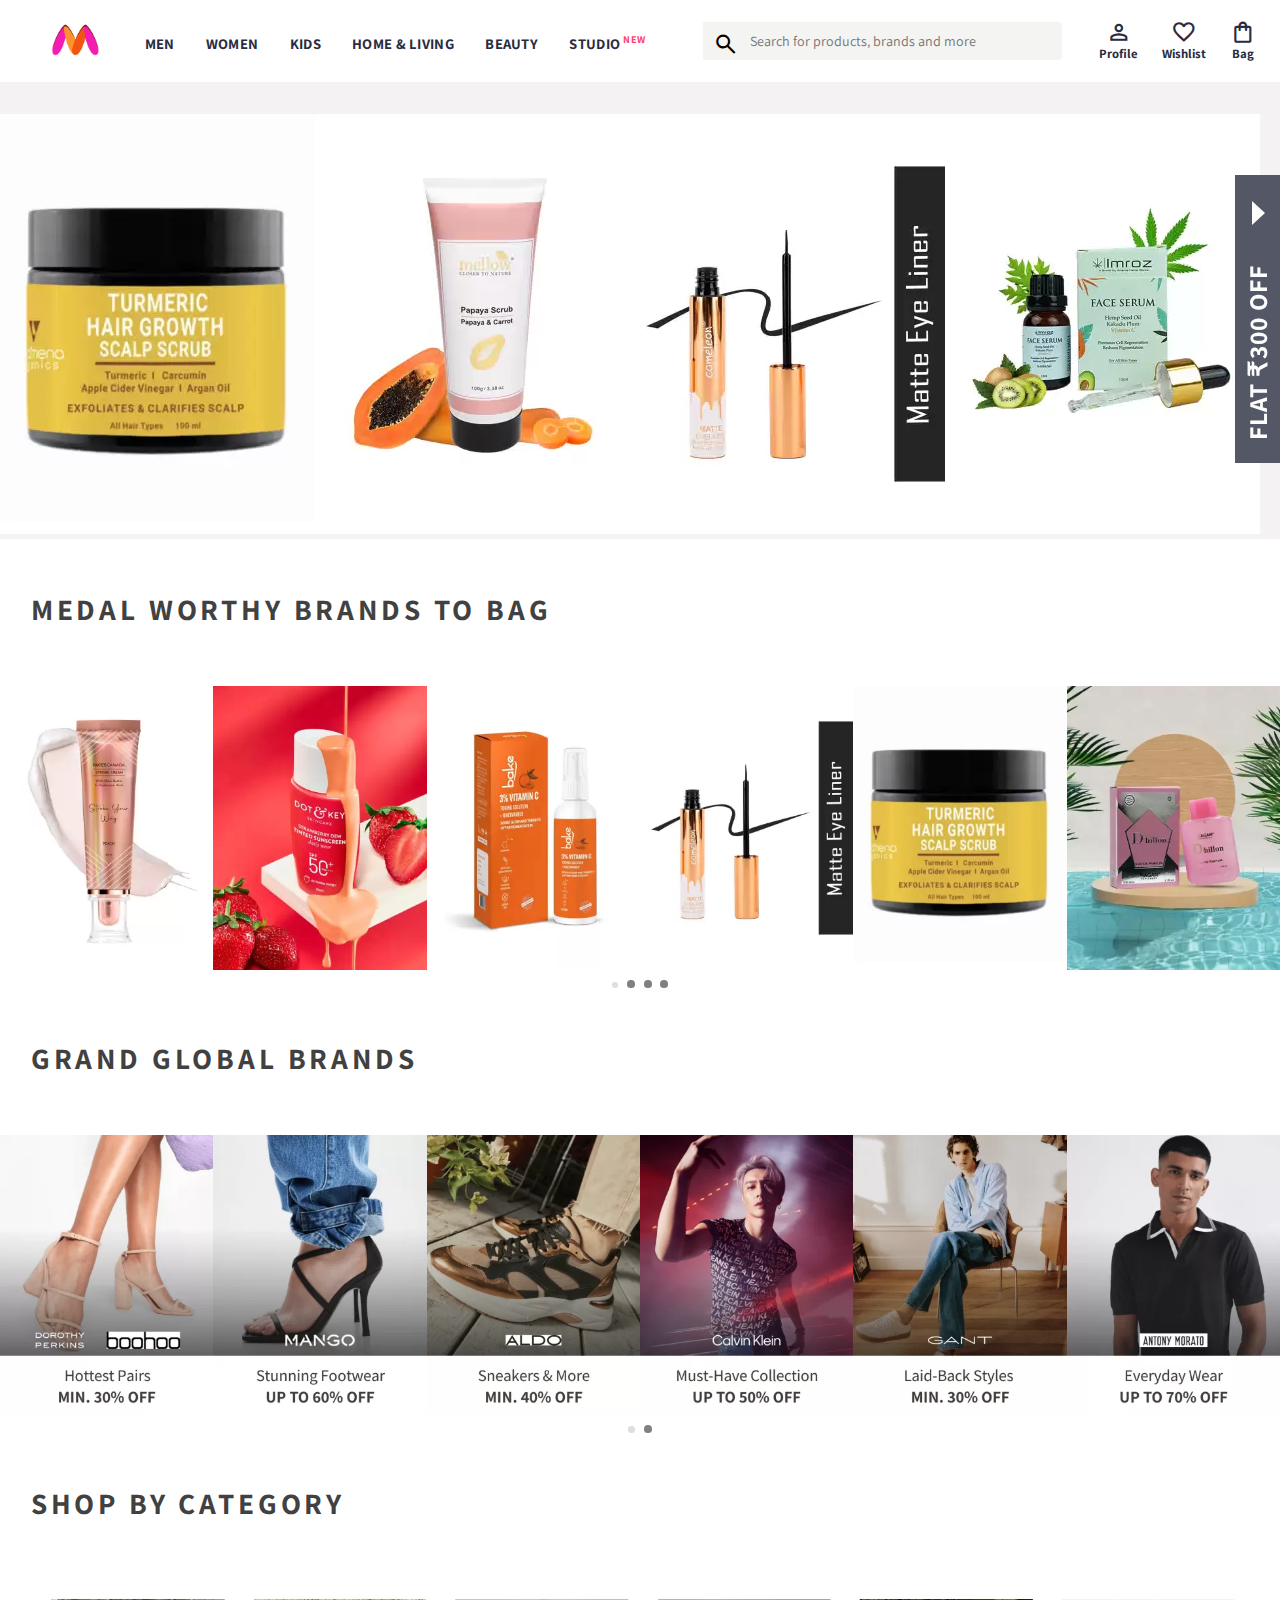
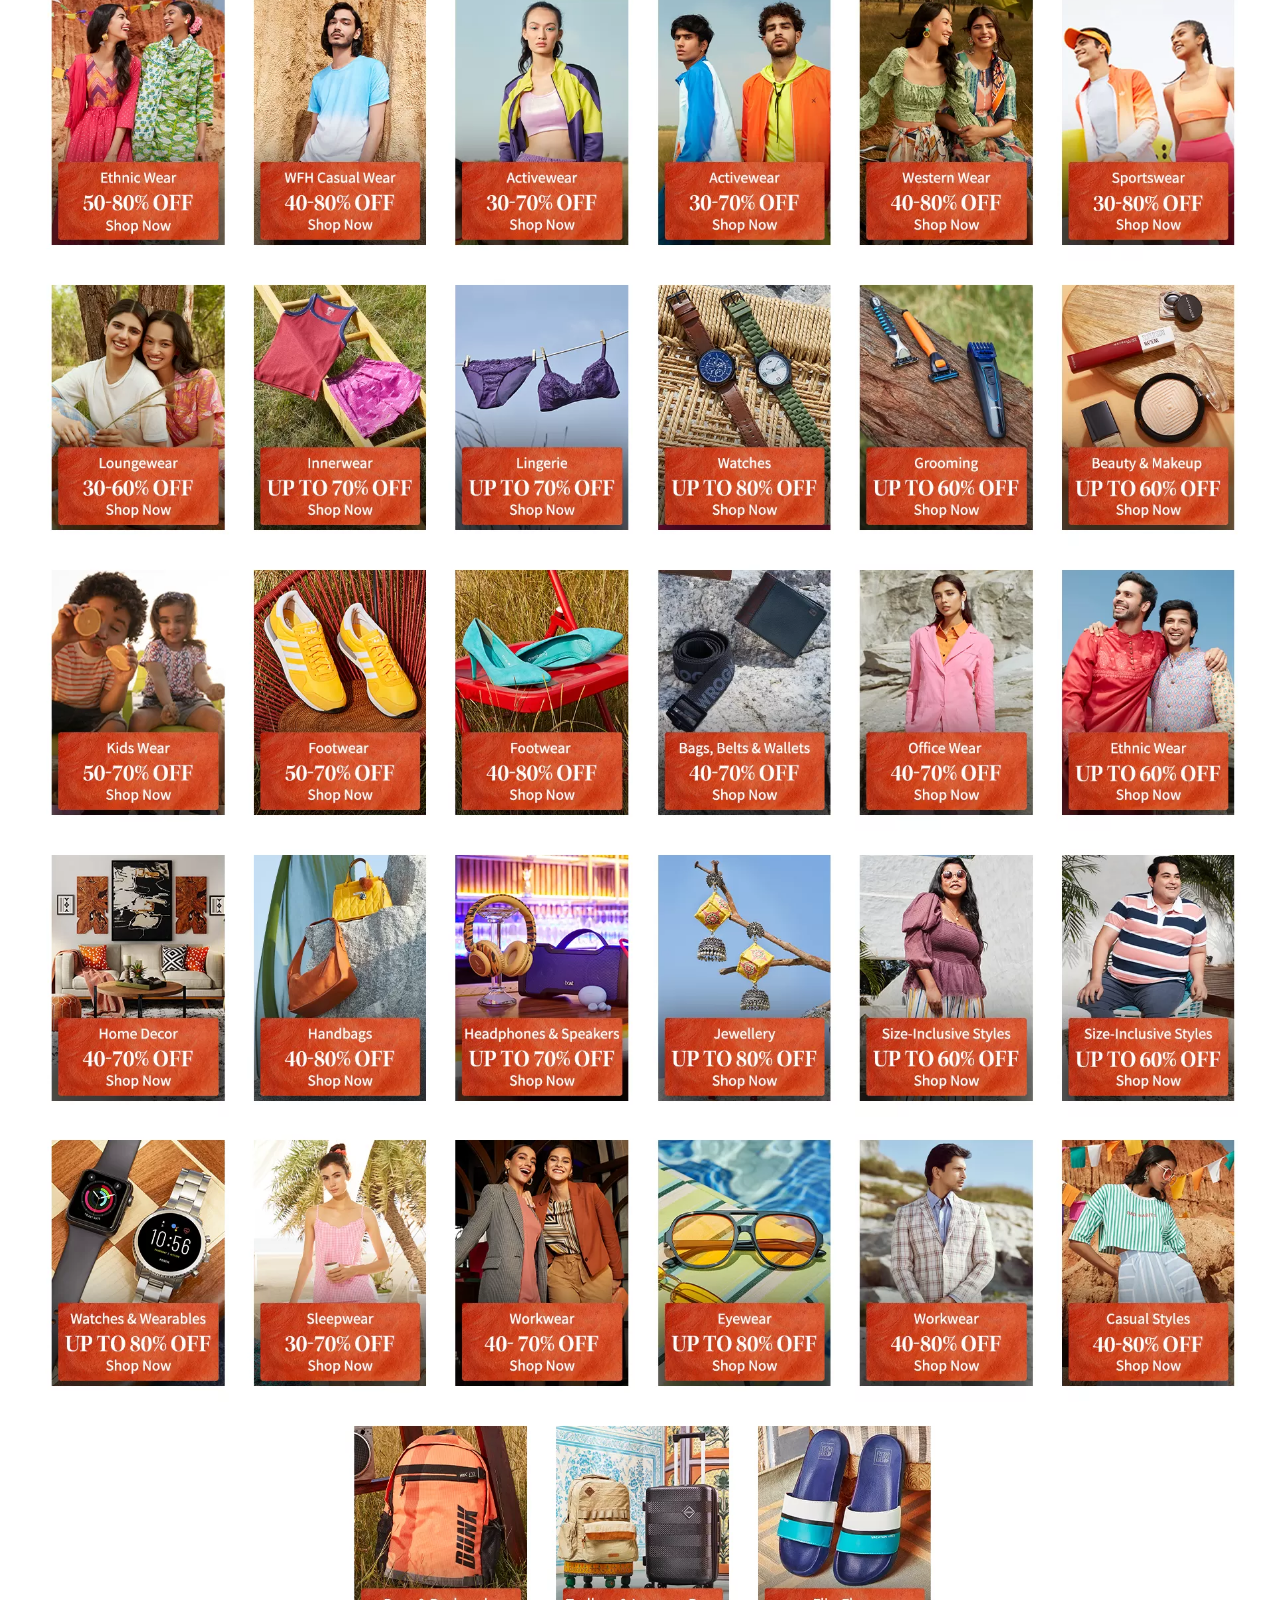
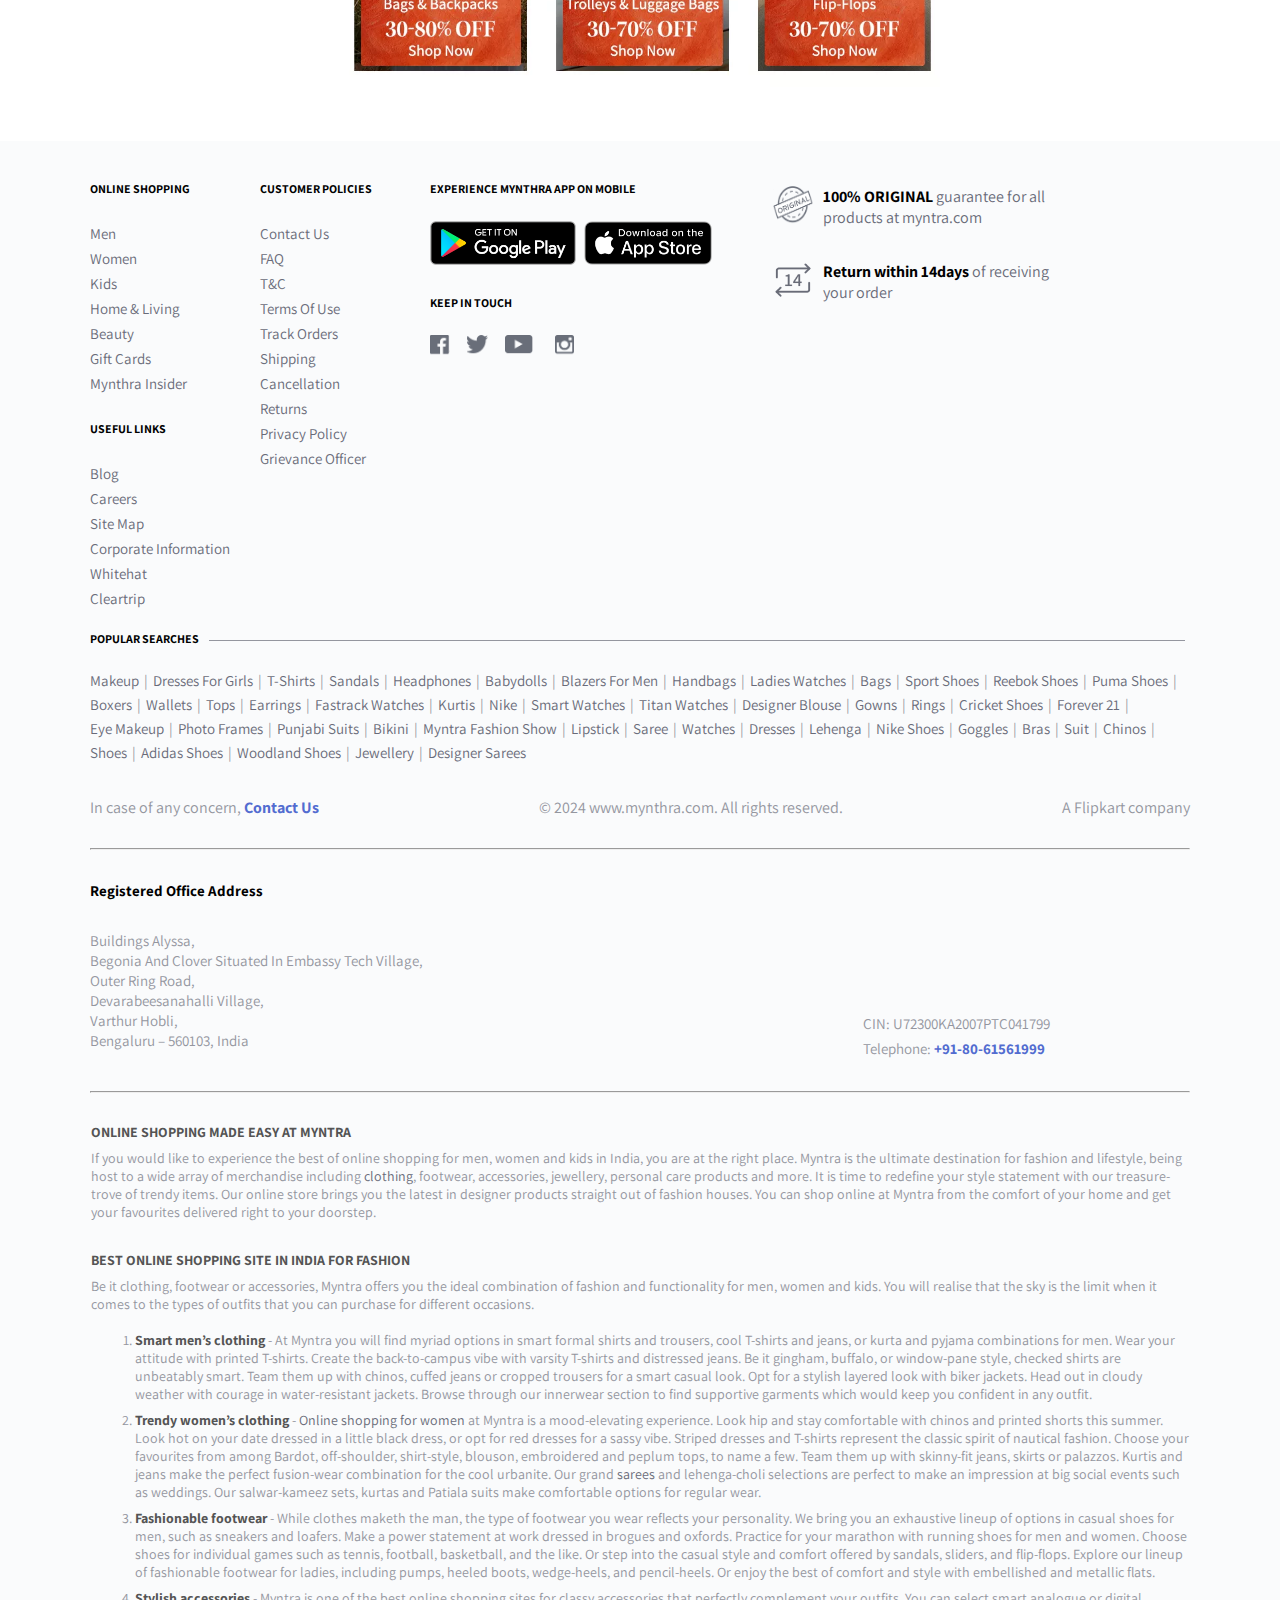
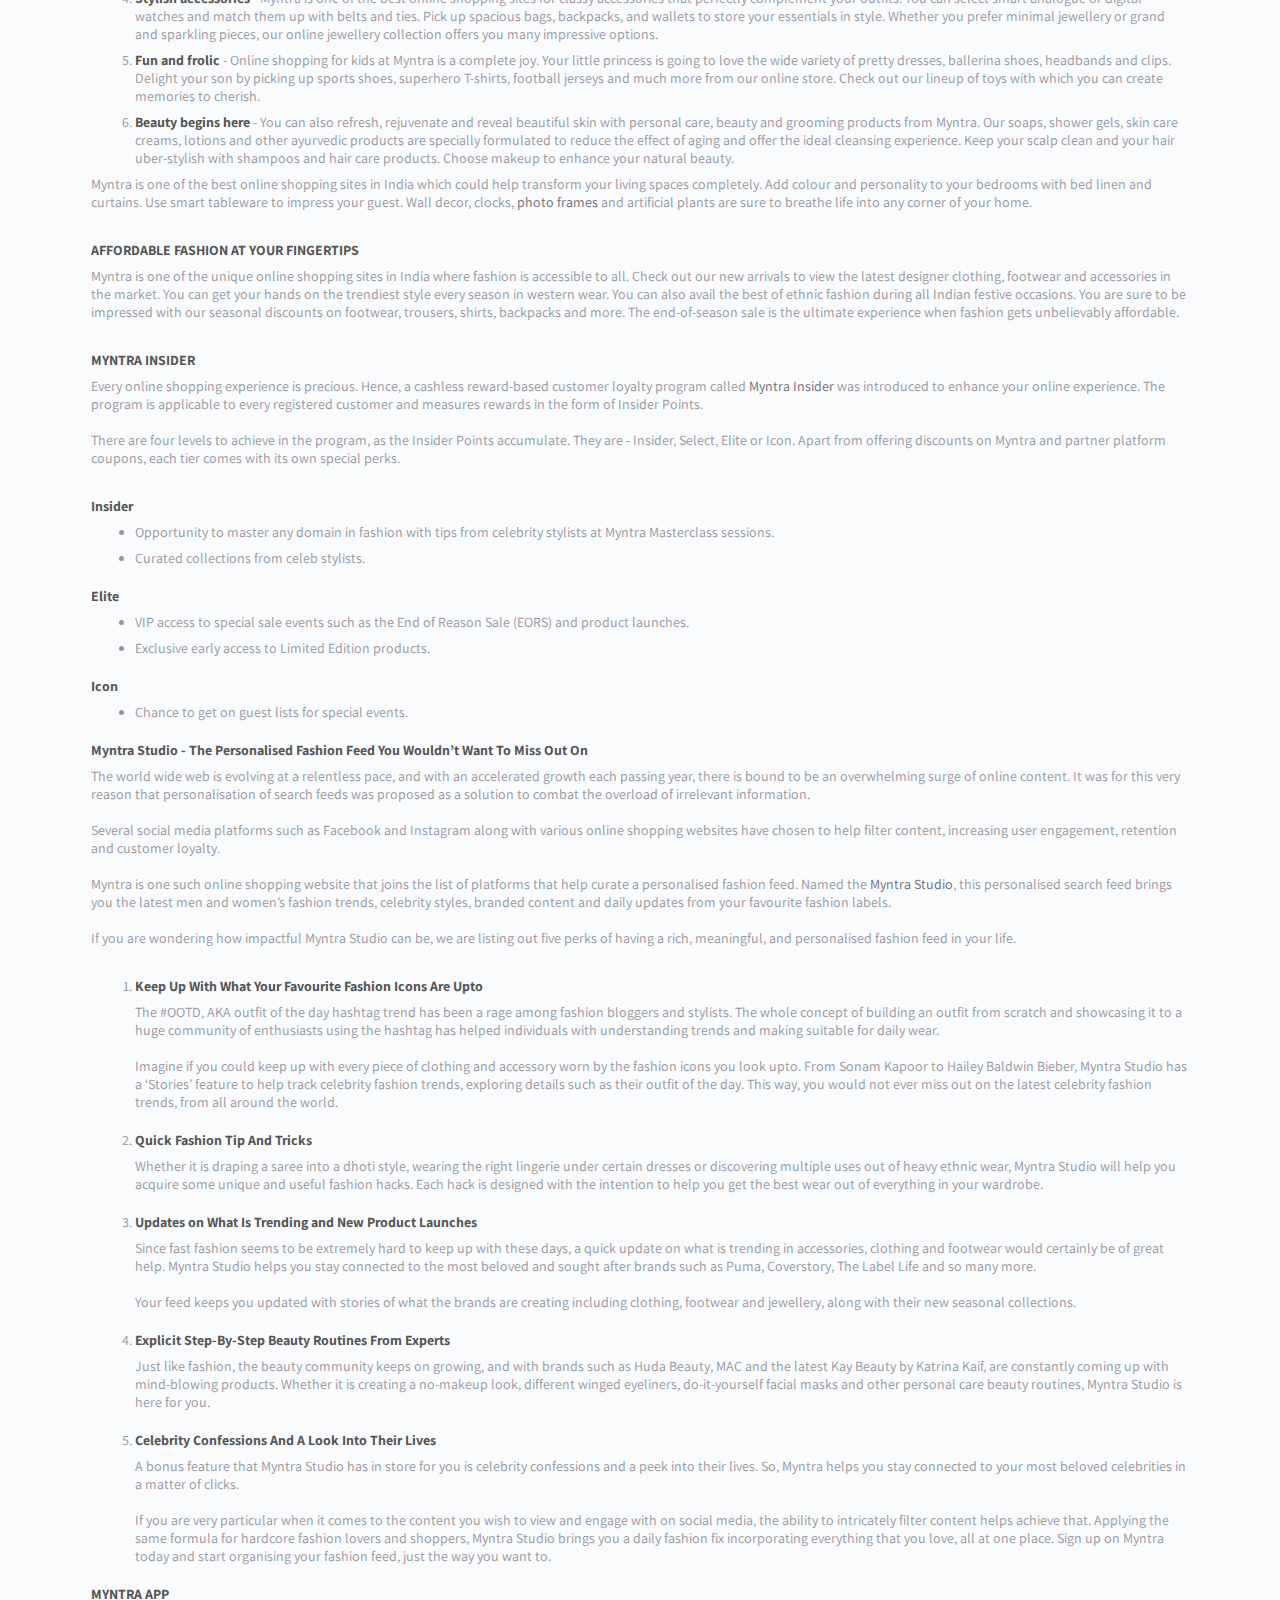
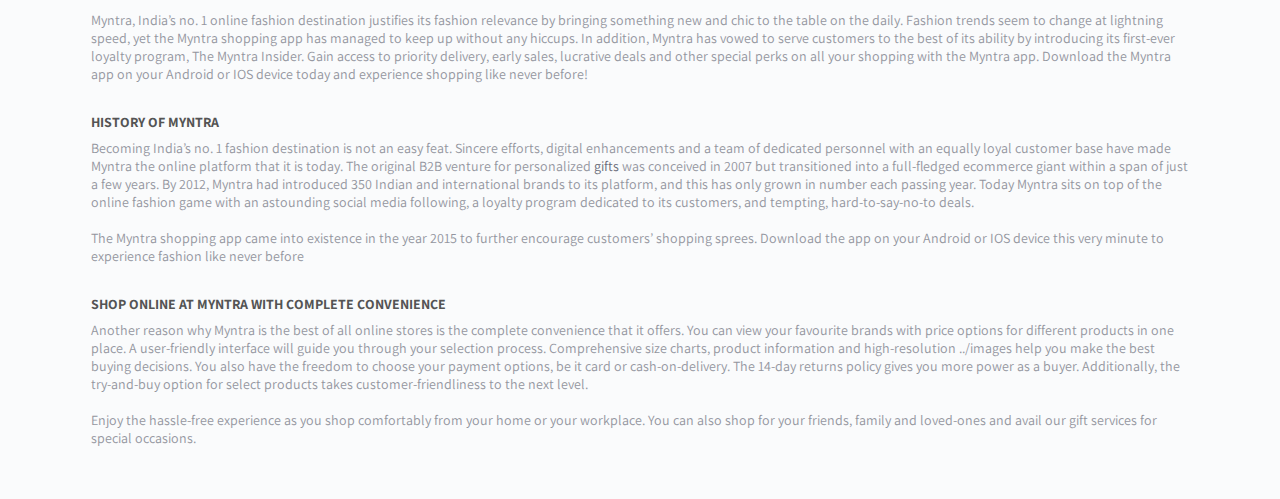
<file: pages/beauty.html>
<!DOCTYPE html>
<html lang="en">
<head>
    <meta charset="UTF-8">
    <meta name="viewport" content="width=device-width, initial-scale=1.0">
    <link rel="stylesheet" href="../style.css">
    <link rel="preconnect" href="https://fonts.googleapis.com">
    <link rel="preconnect" href="https://fonts.gstatic.com" crossorigin>
    <link href="https://fonts.googleapis.com/css2?family=Assistant:wght@200..800&display=swap" rel="stylesheet">
    <link rel="icon" type="image/png" href="[data-uri]" sizes="64x64">
    <link rel="stylesheet" href="https://fonts.googleapis.com/css2?family=Material+Symbols+Outlined:opsz,wght,FILL,GRAD@20..48,100..700,0..1,-50..200" />
    <title>Buy Personal Care &amp; Beauty Products Online at Best Price | Myntra</title>
</head>
<body>
    <header>
        <div class="logo_container">
            <a href="../index.html"><img class="mynthra_home" src="../images/Myntra_logo.png" alt="mynthra homepage" /></a>
        </div>
        <nav class="nav_bar">
            <a class="men" href="men.html">Men</a>
            <a class="women" href="women.html">Women</a>
            <a class="kids" href="kids.html">Kids</a>
            <a class="home" href="home&living.html">Home & Living</a>
            <a class="beauty" href="beauty.html">Beauty</a>
            <a class="studio" href="studio.html">Studio <sup>New</sup></a>
        </nav>
        <div class="search_bar">
            <span class="material-symbols-outlined search_icon">search</span>
            <input type="text" class="search_input" placeholder="Search for products, brands and more">
        </div>
        <div class="action_bar">
            <div class="action_container">
                <a class="icon-flex" href="profile.html">
                    <span class="material-symbols-outlined">person</span>
                    <span>Profile</span>
                </a>
            </div>
            <div class="action_container">
                <a class="icon-flex" href="wishlist.html">
                    <span class="material-symbols-outlined">favorite</span>
                    <span>Wishlist</span>
                </a>
            </div>
            <div class="action_container bag">
                <a class="icon-flex" href="bag.html">
                    <span class="material-symbols-outlined">shopping_bag</span>
                    <span>Bag</span>
                    <span class="bagitemscount"></span>
                </a>
            </div>
        </div>
    </header>
    <section class="hoverboxcontainer">
        <div class="menhoverbox">
                <div class="flex-row">
                    <div>
                        <h3><a href="products.html">Topwear</a></h3>
                        <a class="item" href="products.html">T-Shirts</a>
                        <a class="item" href="products.html">Casual Shirts</a>
                        <a class="item" href="products.html">Formal Shirts</a>
                        <a class="item" href="products.html">Sweatshirts</a>
                        <a class="item" href="products.html">Sweaters</a>
                        <a class="item" href="products.html">Jackets</a>
                        <a class="item" href="products.html">Blazers & Coats</a>
                        <a class="item" href="products.html">Suits</a>
                        <a class="item" href="products.html">Rain Jackets</a>
                    </div>
                    <hr class="rowhr">
                    <div>
                        <h3><a href="products.html">Indian & Festive Wear</a></h3>
                        <a class="item" href="products.html">Kurtas & Kurta Sets</a>
                        <a class="item" href="products.html">Sherwanis</a>
                        <a class="item" href="products.html">Nehru Jackets</a>
                        <a class="item" href="products.html">Dhotis</a>
                    </div>
                </div>
                <div class="flex-row">
                    <div>
                        <h3><a href="products.html">Bottomwear</a></h3>
                        <a class="item" href="products.html">Jeans</a>
                        <a class="item" href="products.html">Casual Trousers</a>
                        <a class="item" href="products.html">Formal Trousers</a>
                        <a class="item" href="products.html">Shorts</a>
                        <a class="item" href="products.html">Track Pants & Joggers</a>
                    </div>
                    <hr class="rowhr">
                    <div>
                        <h3><a href="products.html">Innerwear & Sleepwear</a></h3>
                        <a class="item" href="products.html">Briefs & Trunks</a>
                        <a class="item" href="products.html">Boxers</a>
                        <a class="item" href="products.html">Vests</a>
                        <a class="item" href="products.html">Sleepwear & Loungewear</a>
                        <a class="item" href="products.html">Thermals</a>
                    </div>
                    <hr class="rowhr">
                    <div>
                        <h3><a href="products.html">Plus Size</a></h3>
                    </div>
                </div>
                <div class="flex-row">
                    <div>
                        <h3><a href="products.html">Footwear</a></h3>
                        <a class="item" href="products.html">Casual Shoes</a>
                        <a class="item" href="products.html">Sports Shoes</a>
                        <a class="item" href="products.html">Formal Shoes</a>
                        <a class="item" href="products.html">Sneakers</a>
                        <a class="item" href="products.html">Sandals & Floaters</a>
                        <a class="item" href="products.html">Flip Flops</a>
                        <a class="item" href="products.html">Socks</a>
                    </div>
                    <hr class="rowhr">
                    <div>
                        <h3 class="singleh3"><a href="products.html">Personal Care & Grooming</a></h3>
                        <h3 class="singleh3"><a href="products.html">Sunglasses & Frames</a></h3>
                        <h3 class="singleh3"><a href="products.html">Watches</a></h3>
                    </div>
                </div>
                <div class="flex-row">
                    <div>
                        <h3><a href="products.html">Sports & Active Wear</a></h3>
                        <a class="item" href="products.html">Sports Shoes</a>
                        <a class="item" href="products.html">Sports Sandals</a>
                        <a class="item" href="products.html">Active T-Shirts</a>
                        <a class="item" href="products.html">Track Pants & Shorts</a>
                        <a class="item" href="products.html">Tracksuits</a>
                        <a class="item" href="products.html">Jackets & Sweatshirts</a>
                        <a class="item" href="products.html">Sports Accessories</a>
                        <a class="item" href="products.html">Swimwear</a>
                    </div>
                    <hr class="rowhr">
                    <div>
                        <h3><a href="products.html">Gadgets</a></h3>
                        <a class="item" href="products.html">Smart Wearables</a>
                        <a class="item" href="products.html">Fitness Gadgets</a>
                        <a class="item" href="products.html">Headphones</a>
                        <a class="item" href="products.html">Speakers</a>
                    </div>
                </div>
                <div class="flex-row">
                    <div>
                        <h3><a href="products.html">Fashion Accessories</a></h3>
                        <a class="item" href="products.html">Wallets</a>
                        <a class="item" href="products.html">Belts</a>
                        <a class="item" href="products.html">Perfumes & Body Mists</a>
                        <a class="item" href="products.html">Trimmers</a>
                        <a class="item" href="products.html">Deodorants</a>
                        <a class="item" href="products.html">Ties, Cufflinks & Pocket Squares</a>
                        <a class="item" href="products.html">Accessory Gift Sets</a>
                        <a class="item" href="products.html">Caps & Hats</a>
                        <a class="item" href="products.html">Mufflers, Scarves & Gloves</a>
                        <a class="item" href="products.html">Phone Cases</a>
                        <a class="item" href="products.html">Rings & Wristwear</a>
                        <a class="item" href="products.html">Helmets</a>
                    </div>
                    <hr class="rowhr">
                    <div>
                        <h3 class="singleh3"><a href="products.html">Bags & Backpacks</a></h3>
                        <h3 class="singleh3"><a href="products.html">Luggages & Trolleys</a></h3>
                    </div>
                </div>
        </div>
        <div class="womenhoverbox">
            <div class="women flex-row">
                <div>
                    <h3><a href="products.html">Indian & Fusion Wear</a></h3>
                    <a class="item" href="products.html">Kurtas & Suits</a>
                    <a class="item" href="products.html">Kurtis, Tunics & Tops</a>
                    <a class="item" href="products.html">Sarees</a>
                    <a class="item" href="products.html">Ethnic Wear</a>
                    <a class="item" href="products.html">Leggings, Salwars & Churidars</a>
                    <a class="item" href="products.html">Skirts & Palazzos</a>
                    <a class="item" href="products.html">Dress Materials</a>
                    <a class="item" href="products.html">Lehenga Cholis</a>
                    <a class="item" href="products.html">Dupattas & Shawls</a>
                    <a class="item" href="products.html">Jackets</a>
                    <hr class="rowhr">
                    <h3 class="singleh3"><a href="products.html">Belts, Scarves & More</a></h3>
                    <h3 class="singleh3"><a href="products.html">Watches & Wearables</a></h3>
                </div>
            </div>
            <div class="women flex-row">
                    <div>
                    <h3><a href="products.html">Western Wear</a></h3>
                    <a class="item" href="products.html">Dresses</a>
                    <a class="item" href="products.html">Tops</a>
                    <a class="item" href="products.html">Tshirts</a>
                    <a class="item" href="products.html">Jeans</a>
                    <a class="item" href="products.html">Trousers & Capris</a>
                    <a class="item" href="products.html">Shorts & Skirts</a>
                    <a class="item" href="products.html">Co-ords</a>
                    <a class="item" href="products.html">Playsuits</a>
                    <a class="item" href="products.html">Jumpsuits</a>
                    <a class="item" href="products.html">Shrugs</a>
                    <a class="item" href="products.html">Sweaters & Sweatshirts</a>
                    <a class="item" href="products.html">Jackets & Coats</a>
                    <a class="item" href="products.html">Blazers & Waistcoats</a>
                </div>
                <hr class="rowhr">
                    <h3><a href="products.html">Plus Size</a></h3>
            </div>
            <div class="women flex-row">
                    <h3 class="singleh3"><a href="products.html">Maternity</a></h3>
                    <h3 class="singleh3"><a href="products.html">Sunglasses & Frames</a></h3>
                <div>
                    <h3><a href="products.html">Footwear</a></h3>
                    <a class="item" href="products.html">Flats</a>
                    <a class="item" href="products.html">Casual Shoes</a>
                    <a class="item" href="products.html">Heels</a>
                    <a class="item" href="products.html">Boots</a>
                    <a class="item" href="products.html">Sports Shoes & Floaters</a>
                </div>
                <hr class="rowhr">
                <div>
                    <h3><a href="products.html">Sports & Active Wear</a></h3>
                    <a class="item" href="products.html">Clothing</a>
                    <a class="item" href="products.html">Footwear</a>
                    <a class="item" href="products.html">Sports Accessories</a>
                    <a class="item" href="products.html">Sports Equipment</a>
                </div>
            </div>
            <div class="women flex-row">
                <div>
                    <h3><a href="products.html">Lingerie & Sleepwear</a></h3>
                    <a class="item" href="products.html">Bra</a>
                    <a class="item" href="products.html">Briefs</a>
                    <a class="item" href="products.html">Shapewear</a>
                    <a class="item" href="products.html">Sleepwear & Loungewear</a>
                    <a class="item" href="products.html">Swimwear</a>
                    <a class="item" href="products.html">Camisoles & Thermals</a>
                </div>
                <hr class="rowhr">
                <div>
                    <h3><a href="products.html">Beauty & Personal Care</a></h3>
                    <a class="item" href="products.html">Makeup</a>
                    <a class="item" href="products.html">Skincare</a>
                    <a class="item" href="products.html">Premium Beauty</a>
                    <a class="item" href="products.html">Lipsticks</a>
                    <a class="item" href="products.html">Fragrances</a>
                </div>
            </div>
            <div class="women flex-row">
                <div>
                    <h3><a href="products.html">Gadgets</a></h3>
                    <a class="item" href="products.html">Smart Wearables</a>
                    <a class="item" href="products.html">Fitness Gadgets</a>
                    <a class="item" href="products.html">Headphones</a>
                    <a class="item" href="products.html">Speakers</a>
                </div>
                <hr class="rowhr">
                <div>
                    <h3><a href="products.html">Jewellery</a></h3>
                    <a class="item" href="products.html">Fashion Jewellery</a>
                    <a class="item" href="products.html">Fine Jewellery</a>
                    <a class="item" href="products.html">Earrings</a>
                </div>
                <hr class="rowhr">
                    <h3 class="singleh3"><a href="products.html">Bags & Backpacks</a></h3>
                    <h3 class="singleh3"><a href="products.html">Handbags, Bags & Wallets</a></h3>
                    <h3 class="singleh3"><a href="products.html">Luggages & Trolleys</a></h3>
            </div>
        </div>
        <div class="kidshoverbox">
            <div class="kids flex-row">
                <h3><a href="products.html">Boys Clothing</a></h3>
                <a class="item" href="products.html">T-Shirts</a>
                <a class="item" href="products.html">Shirts</a>
                <a class="item" href="products.html">Shorts</a>
                <a class="item" href="products.html">Jeans</a>
                <a class="item" href="products.html">Trousers</a>
                <a class="item" href="products.html">Clothing Sets</a>
                <a class="item" href="products.html">Ethnic Wear</a>
                <a class="item" href="products.html">Track Pants & Pyjamas</a>
                <a class="item" href="products.html">Jacket, Sweater & Sweatshirts</a>
                <a class="item" href="products.html">Party Wear</a>
                <a class="item" href="products.html">Innerwear & Thermals</a>
                <a class="item" href="products.html">Nightwear & Loungewear</a>
                <a class="item" href="products.html">Value Packs</a>
        </div>
        <div class="kids flex-row">
                <h3><a href="products.html">Girls Clothing</a></h3>
                <a class="item" href="products.html">Dresses</a>
                <a class="item" href="products.html">Tops</a>
                <a class="item" href="products.html">Tshirts</a>
                <a class="item" href="products.html">Clothing Sets</a>
                <a class="item" href="products.html">Lehenga Choli</a>
                <a class="item" href="products.html">Kurta Sets</a>
                <a class="item" href="products.html">Party Wear</a>
                <a class="item" href="products.html">Dungarees & Jumpsuits</a>
                <a class="item" href="products.html">Skirts & Shorts</a>
                <a class="item" href="products.html">Tights & Leggings</a>
                <a class="item" href="products.html">Jeans, Trousers & Capris</a>
                <a class="item" href="products.html">Jacket, Sweater & Sweatshirts</a>
                <a class="item" href="products.html">Innerwear & Thermals</a>
                <a class="item" href="products.html">Nightwear & Loungewear</a>
                <a class="item" href="products.html">Value Packs</a>
        </div>
        <div class="kids flex-row">
            <div>
                <h3><a href="products.html">Footwear</a></h3>
                <a class="item" href="products.html">Casual Shoes</a>
                <a class="item" href="products.html">Flipflops</a>
                <a class="item" href="products.html">Sports Shoes</a>
                <a class="item" href="products.html">Flats</a>
                <a class="item" href="products.html">Sandals</a>
                <a class="item" href="products.html">Heels</a>
                <a class="item" href="products.html">School Shoes</a>
                <a class="item" href="products.html">Socks</a>
            </div>
            <hr class="rowhr">
            <div>
                <h3><a href="products.html">Toys & Games</a></h3>
                <a class="item" href="products.html">Learning & Development</a>
                <a class="item" href="products.html">Activity Toys</a>
                <a class="item" href="products.html">Soft Toys</a>
                <a class="item" href="products.html">Action Figure / Play Set</a>
            </div>
        </div>
        <div class="kids flex-row">
            <div>
                <h3><a href="products.html">Infants</a></h3>
                <a class="item" href="products.html">Bodysuits</a>
                <a class="item" href="products.html">Rompers & Sleepsuits</a>
                <a class="item" href="products.html">Clothing Sets</a>
                <a class="item" href="products.html">Tshirts & Tops</a>
                <a class="item" href="products.html">Dresses</a>
                <a class="item" href="products.html">Bottom Wear</a>
                <a class="item" href="products.html">Winter Wear</a>
                <a class="item" href="products.html">Innerwear & Sleepwear</a>
                <a class="item" href="products.html">Infant Care</a>
            </div>
            <hr class="rowhr">
                <h3 class="singleh3"><a href="products.html">Home & Bath</a></h3>
                <h3 class="singleh3"><a href="products.html">Personal Care</a></h3>
        </div>
        <div class="kids flex-row">
            <div>
                <h3><a href="products.html">Kids Accessories</a></h3>
                <a class="item" href="products.html">Bags & Backpacks</a>
                <a class="item" href="products.html">Watches</a>
                <a class="item" href="products.html">Jewellery & Hair Accessory</a>
                <a class="item" href="products.html">Sunglasses</a>
                <a class="item" href="products.html">Masks & Protective Gears</a>
                <a class="item" href="products.html">Caps & Hats</a>
            </div>
            <hr class="rowhr">
            <div>
                <h3><a href="products.html">Brands</a></h3>
                <a class="item" href="products.html">H&M</a>
                <a class="item" href="products.html">Max Kids</a>
                <a class="item" href="products.html">Pantaloons</a>
                <a class="item" href="products.html">United Colors Of Benetton Kids</a>
                <a class="item" href="products.html">YK</a>
                <a class="item" href="products.html">U.S. Polo Assn. Kids</a>
                <a class="item" href="products.html">Mothercare</a>
                <a class="item" href="products.html">HRX</a>
            </div>
        </div>
        </div>
        <div class="homehoverbox">
            <div class="home flex-row">
                <div>
                    <h3><a href="products.html">Bed Linen & Furnishing</a></h3>
                    <a class="item" href="products.html">Bed Runners</a>
                    <a class="item" href="products.html">Mattress Protectors</a>
                    <a class="item" href="products.html">Bedsheets</a>
                    <a class="item" href="products.html">Bedding Sets</a>
                    <a class="item" href="products.html">Blankets, Quilts & Dohars</a>
                    <a class="item" href="products.html">Pillows & Pillow Covers</a>
                    <a class="item" href="products.html">Bed Covers</a>
                    <a class="item" href="products.html">Diwan Sets</a>
                    <a class="item" href="products.html">Chair Pads & Covers</a>
                    <a class="item" href="products.html">Sofa Covers</a>
                </div>
                <hr class="rowhr">
                <div>
                    <h3><a href="products.html">Flooring</a></h3>
                    <a class="item" href="products.html">Floor Runners</a>
                    <a class="item" href="products.html">Carpets</a>
                    <a class="item" href="products.html">Floor Mats & Dhurries</a>
                    <a class="item" href="products.html">Door Mats</a>
                </div>
            </div>
            <div class="home flex-row">
                <div>
                    <h3><a href="products.html">Bath</a></h3>
                    <a class="item" href="products.html">Bath Towels</a>
                    <a class="item" href="products.html">Hand & Face Towels</a>
                    <a class="item" href="products.html">Beach Towels</a>
                    <a class="item" href="products.html">Towels Set</a>
                    <a class="item" href="products.html">Bath Rugs</a>
                    <a class="item" href="products.html">Bath Robes</a>
                    <a class="item" href="products.html">Bathroom Accessories</a>
                    <a class="item" href="products.html">Shower Curtains</a>
                </div>
                <hr class="rowhr">
                <div>
                    <h3><a href="products.html">Lamps & Lighting</a></h3>
                    <a class="item" href="products.html">Floor Lamps</a>
                    <a class="item" href="products.html">Ceiling Lamps</a>
                    <a class="item" href="products.html">Table Lamps</a>
                    <a class="item" href="products.html">Wall Lamps</a>
                    <a class="item" href="products.html">Outdoor Lamps</a>
                    <a class="item" href="products.html">String Lights</a>
                </div>
            </div>
            <div class="home flex-row">
                <div>
                    <h3><a href="products.html">Home Décor</a></h3>
                    <a class="item" href="products.html">Plants & Planters</a>
                    <a class="item" href="products.html">Aromas & Candles</a>
                    <a class="item" href="products.html">Clocks</a>
                    <a class="item" href="products.html">Mirrors</a>
                    <a class="item" href="products.html">Wall Décor</a>
                    <a class="item" href="products.html">Festive Decor</a>
                    <a class="item" href="products.html">Pooja Essentials</a>
                    <a class="item" href="products.html">Wall Shelves</a>
                    <a class="item" href="products.html">Fountains</a>
                    <a class="item" href="products.html">Showpieces & Vases</a>
                    <a class="item" href="products.html">Ottoman</a>
                </div>
                <hr class="rowhr">
                    <h3 class="singleh3"><a class="item" href="products.html">Cushions & Cushion Covers</a></h3>
                    <h3 class="singleh3"><a class="item" href="products.html">Curtains</a></h3>
            </div>
            <div class="home flex-row">
                    <h3 class="singleh3"><a class="item" href="products.html">Home Gift Sets</a></h3>
                <div>
                    <h3><a href="products.html">Kitchen & Table</a></h3>
                    <a class="item" href="products.html">Table Runners</a>
                    <a class="item" href="products.html">Dinnerware & Serveware</a>
                    <a class="item" href="products.html">Cups and Mugs</a>
                    <a class="item" href="products.html">Bakeware & Cookware</a>
                    <a class="item" href="products.html">Kitchen Storage & Tools</a>
                    <a class="item" href="products.html">Bar & Drinkware</a>
                    <a class="item" href="products.html">Table Covers & Furnishings</a>
                </div>
                <hr class="rowhr">
                <div>
                    <h3><a href="products.html">Storage</a></h3>
                    <a class="item" href="products.html">Bins</a>
                    <a class="item" href="products.html">Hangers</a>
                    <a class="item" href="products.html">Organisers</a>
                    <a class="item" href="products.html">Hooks & Holders</a>
                    <a class="item" href="products.html">Laundry Bags</a>
                </div>
            </div>
            <div class="home flex-row">
                <div>
                    <h3><a href="products.html">Brands</a></h3>
                    <a class="item" href="products.html">H&M</a>
                    <a class="item" href="products.html">Marks & Spencer</a>
                    <a class="item" href="products.html">Home Centre</a>
                    <a class="item" href="products.html">Spaces</a>
                    <a class="item" href="products.html">D'Decor</a>
                    <a class="item" href="products.html">Story@Home</a>
                    <a class="item" href="products.html">Pure Home & Living</a>
                    <a class="item" href="products.html">Swayam</a>
                    <a class="item" href="products.html">Raymond Home</a>
                    <a class="item" href="products.html">Maspar</a>
                    <a class="item" href="products.html">My Trident</a>
                    <a class="item" href="products.html">Cortina</a>
                    <a class="item" href="products.html">Random</a>
                    <a class="item" href="products.html">Ellementry</a>
                    <a class="item" href="products.html">ROMEE</a>
                    <a class="item" href="products.html">SEJ by Nisha Gupta</a>
                </div>
            </div>
        </div>
        <div class="beautyhoverbox">
            <div class="beauty flex-row">
                <div>
                    <h3><a href="products.html">Makeup</a></h3>
                    <a class="item" href="products.html">Lipstick</a>
                    <a class="item" href="products.html">Lip Gloss</a>
                    <a class="item" href="products.html">Lip Liner</a>
                    <a class="item" href="products.html">Mascara</a>
                    <a class="item" href="products.html">Eyeliner</a>
                    <a class="item" href="products.html">Kajal</a>
                    <a class="item" href="products.html">Eyeshadow</a>
                    <a class="item" href="products.html">Foundation</a>
                    <a class="item" href="products.html">Primer</a>
                    <a class="item" href="products.html">Concealer</a>
                    <a class="item" href="products.html">Compact</a>
                    <a class="item" href="products.html">Nail Polish</a>
                </div>
            </div>
            <div class="beauty flex-row">
                <div>
                    <h3><a href="products.html">Skincare, Bath & Body</a></h3>
                    <a class="item" href="products.html">Face Moisturiser</a>
                    <a class="item" href="products.html">Cleanser</a>
                    <a class="item" href="products.html">Masks & Peel</a>
                    <a class="item" href="products.html">Sunscreen</a>
                    <a class="item" href="products.html">Serum</a>
                    <a class="item" href="products.html">Face Wash</a>
                    <a class="item" href="products.html">Eye Cream</a>
                    <a class="item" href="products.html">Lip Balm</a>
                    <a class="item" href="products.html">Body Lotion</a>
                    <a class="item" href="products.html">Body Wash</a>
                    <a class="item" href="products.html">Body Scrub</a>
                    <a class="item" href="products.html">Hand Cream</a>
                </div>
                <hr class="rowhr">
                <div>
                    <h3 class="singleh3"><a href="products.html">Baby Care</a></h3>
                    <h3 class="singleh3"><a href="products.html">Masks</a></h3>
                </div>
            </div>
            <div class="beauty flex-row">
                <div>
                    <h3><a href="products.html">Haircare</a></h3>
                    <a class="item" href="products.html">Shampoo</a>
                    <a class="item" href="products.html">Conditioner</a>
                    <a class="item" href="products.html">Hair Cream</a>
                    <a class="item" href="products.html">Hair Oil</a>
                    <a class="item" href="products.html">Hair Gel</a>
                    <a class="item" href="products.html">Hair Color</a>
                    <a class="item" href="products.html">Hair Serum</a>
                    <a class="item" href="products.html">Hair Accessory</a>
                </div>
                <hr class="rowhr">
                <div>
                    <h3><a href="products.html">Fragrances</a></h3>
                    <a class="item" href="products.html">Perfume</a>
                    <a class="item" href="products.html">Deodorant</a>
                    <a class="item" href="products.html">Body Mist</a>
                </div>
            </div>
            <div class="beauty flex-row">
                <div>
                    <h3><a href="products.html">Appliances</a></h3>
                    <a class="item" href="products.html">Hair Straightener</a>
                    <a class="item" href="products.html">Hair Dryer</a>
                    <a class="item" href="products.html">Epilator</a>
                </div>
                <hr class="rowhr">
                <div>
                    <h3><a href="products.html">Men's Grooming</a></h3>
                    <a class="item" href="products.html">Trimmers</a>
                    <a class="item" href="products.html">Beard Oil</a>
                    <a class="item" href="products.html">Hair Wax</a>
                </div>
                <hr class="rowhr">
                <div>
                    <h3><a href="products.html">Beauty Gift & Makeup Set</a></h3>
                    <a class="item" href="products.html">Beauty Gift</a>
                    <a class="item" href="products.html">Makeup Kit</a>
                </div>
                <hr class="rowhr">
                    <h3 class="singleh3"><a href="products.html">Premium Beauty</a></h3>
                    <h3 class="singleh3"><a href="products.html">Wellness & Hygiene</a></h3>
            </div>
                <div class="beauty flex-row">
                    <h3><a href="products.html">Top Brands</a></h3>
                    <a class="item" href="products.html">Lakme</a>
                    <a class="item" href="products.html">Maybelline</a>
                    <a class="item" href="products.html">LOreal</a>
                    <a class="item" href="products.html">Philips</a>
                    <a class="item" href="products.html">Bath & Body Works</a>
                    <a class="item" href="products.html">THE BODY SHOP</a>
                    <a class="item" href="products.html">Biotique</a>
                    <a class="item" href="products.html">Mamaearth</a>
                    <a class="item" href="products.html">MCaffeine</a>
                    <a class="item" href="products.html">Nivea</a>
                    <a class="item" href="products.html">Lotus Herbals</a>
                    <a class="item" href="products.html">LOreal Professionnel</a>
                    <a class="item" href="products.html">KAMA AYURVEDA</a>
                    <a class="item" href="products.html">M.A.C</a>
                    <a class="item" href="products.html">Forest Essentials</a>
            </div>
        </div>
        <div class="studiohoverbox">
            <div class="mynthra_studio">
                <img class="mynthra_studio_img" src="../images/Myntra_logo.png"> 
                <h4>Studio</h4>
            </div>
                <p>Your daily inspiration for everything fashion</p>
                <div class="studioimgs">
                <img src="../images/bargains/1.shirts.jfif">
                <img src="../images/bargains/2. jeans.jfif">
                <img src="../images/bargains/3.Tshirts.jfif">
                <img src="../images/bargains/9.kurta sets.webp" alt="explore studio" />
            </div>
            <a href="studio.html" class="studiolink">EXPLORE STUDIO  <span class="studiolink link"> > </span> </a>
        </div>
    </section>
    <main>
        <div class="banner-container">
            <!-- <a href="products.html"><img draggable="false" src="../images/beautyproducts/12.webp"></a> -->
           <a href="products.html"><img draggable="false" src="../images/beautyproducts/6.webp"></a>
           <a href="products.html"><img draggable="false" src="../images/beautyproducts/7.webp"></a>
           <a href="products.html"><img draggable="false" src="../images/beautyproducts/4.webp"></a>
           <a href="products.html"><img draggable="false" src="../images/beautyproducts/11.webp"></a>
           <!-- <a href="products.html"><img draggable="false" src="../images/beautyproducts/14.webp"></a> -->
        </div>
        <div class="category-heading">Medal Worthy brands to bag</div>
        <div class="carousel-container">
            <div class="offer-items carousel-slide">
                <div><a href="products.html"><img class="offer-img" draggable="false" src="../images/beautyproducts/1.webp"></a></div>
                <div><a href="products.html"><img class="offer-img" draggable="false" src="../images/beautyproducts/2.webp"></a></div>
                <div><a href="products.html"><img class="offer-img" draggable="false" src="../images/beautyproducts/5.webp"></a></div>
                <div><a href="products.html"><img class="offer-img" draggable="false" src="../images/beautyproducts/4.webp"></a></div>
                <div><a href="products.html"><img class="offer-img" draggable="false" src="../images/beautyproducts/6.webp"></a></div>
                <div><a href="products.html"><img class="offer-img" draggable="false" src="../images/beautyproducts/3.webp"></a></div>
                <div><a href="products.html"><img class="offer-img" draggable="false" src="../images/beautyproducts/7.webp"></a></div>
                <div><a href="products.html"><img class="offer-img" draggable="false" src="../images/beautyproducts/8.webp"></a></div>
                <div><a href="products.html"><img class="offer-img" draggable="false" src="../images/beautyproducts/9.webp"></a></div>
                <div><a href="products.html"><img class="offer-img" draggable="false" src="../images/beautyproducts/10.webp"></a></div>
                <div><a href="products.html"><img class="offer-img" draggable="false" src="../images/beautyproducts/11.webp"></a></div>
                <div><a href="products.html"><img class="offer-img" draggable="false" src="../images/beautyproducts/12.webp"></a></div>
                <div><a href="products.html"><img class="offer-img" draggable="false" src="../images/beautyproducts/13.webp"></a></div>
                <div><a href="products.html"><img class="offer-img" draggable="false" src="../images/beautyproducts/14.webp"></a></div>
                <div><a href="products.html"><img class="offer-img" draggable="false" src="../images/beautyproducts/5.webp"></a></div>
                <div><a href="products.html"><img class="offer-img" draggable="false" src="../images/beautyproducts/6.webp"></a></div>
                <div><a href="products.html"><img class="offer-img" draggable="false" src="../images/beautyproducts/7.webp"></a></div>
                <div><a href="products.html"><img class="offer-img" draggable="false" src="../images/beautyproducts/3.webp"></a></div>
                <div><a href="products.html"><img class="offer-img" draggable="false" src="../images/beautyproducts/9.webp"></a></div>
                <div><a href="products.html"><img class="offer-img" draggable="false" src="../images/beautyproducts/8.webp"></a></div>
                <div><a href="products.html"><img class="offer-img" draggable="false" src="../images/beautyproducts/1.webp"></a></div>
                <div><a href="products.html"><img class="offer-img" draggable="false" src="../images/beautyproducts/10.webp"></a></div>
                <div><a href="products.html"><img class="offer-img" draggable="false" src="../images/beautyproducts/3.webp"></a></div>
                <div><a href="products.html"><img class="offer-img" draggable="false" src="../images/beautyproducts/4.webp"></a></div>
            </div>
            <div class="carousel-dots">
                <span class="dot" data-slide="0"></span>
                <span class="dot" data-slide="1"></span>
                <span class="dot" data-slide="2"></span>
                <span class="dot" data-slide="3"></span>
            </div>
        </div>
        <div class="category-heading">grand global brands</div>
        <div class="carousel-container">
            <div class="brands offer-items carousel-slide1">
                <div><a href="products.html"><img class="offer-img" draggable="false" src="../images/brands/1.webp"></a></div>
                <div><a href="products.html"><img class="offer-img" draggable="false" src="../images/brands/2.webp"></a></div>
                <div><a href="products.html"><img class="offer-img" draggable="false" src="../images/brands/3.webp"></a></div>
                <div><a href="products.html"><img class="offer-img" draggable="false" src="../images/brands/4.webp"></a></div>
                <div><a href="products.html"><img class="offer-img" draggable="false" src="../images/brands/5.webp"></a></div>
                <div><a href="products.html"><img class="offer-img" draggable="false" src="../images/brands/6.webp"></a></div>
                <div><a href="products.html"><img class="offer-img" draggable="false" src="../images/brands/7.webp"></a></div>
                <div><a href="products.html"><img class="offer-img" draggable="false" src="../images/brands/8.webp"></a></div>
                <div><a href="products.html"><img class="offer-img" draggable="false" src="../images/brands/9.webp"></a></div>
                <div><a href="products.html"><img class="offer-img" draggable="false" src="../images/brands/10.webp"></a></div>
                <div><a href="products.html"><img class="offer-img" draggable="false" src="../images/brands/11.webp"></a></div>
                <div><a href="products.html"><img class="offer-img" draggable="false" src="../images/brands/12.webp"></a></div>
            </div>
            <div class="carousel-dots">
                <span class="branddot"></span>
                <span class="branddot"></span>
            </div>
        </div>
        <div class="category-heading">Shop by category</div>
        <div class="category-items">
            <div class="item"><a href="products.html"><img class="offer-img" draggable="false" src="../images/categories/1.webp"></a></div>
            <div class="item"><a href="products.html"><img class="offer-img" draggable="false" src="../images/categories/2.webp"></a></div>
            <div class="item"><a href="products.html"><img class="offer-img" draggable="false" src="../images/categories/3.webp"></a></div>
            <div class="item"><a href="products.html"><img class="offer-img" draggable="false" src="../images/categories/4.webp"></a></div>
            <div class="item"><a href="products.html"><img class="offer-img" draggable="false" src="../images/categories/5.webp"></a></div>
            <div class="item"><a href="products.html"><img class="offer-img" draggable="false" src="../images/categories/6.webp"></a></div>
            <div class="item"><a href="products.html"><img class="offer-img" draggable="false" src="../images/categories/7.webp"></a></div>
            <div class="item"><a href="products.html"><img class="offer-img" draggable="false" src="../images/categories/8.webp"></a></div>
            <div class="item"><a href="products.html"><img class="offer-img" draggable="false" src="../images/categories/9.webp"></a></div>
            <div class="item"><a href="products.html"><img class="offer-img" draggable="false" src="../images/categories/10.webp"></a></div>
            <div class="item"><a href="products.html"><img class="offer-img" draggable="false" src="../images/categories/11.webp"></a></div>
            <div class="item"><a href="products.html"><img class="offer-img" draggable="false" src="../images/categories/12.webp"></a></div>
            <div class="item"><a href="products.html"><img class="offer-img" draggable="false" src="../images/categories/13.webp"></a></div>
            <div class="item"><a href="products.html"><img class="offer-img" draggable="false" src="../images/categories/14.webp"></a></div>
            <div class="item"><a href="products.html"><img class="offer-img" draggable="false" src="../images/categories/15.webp"></a></div>
            <div class="item"><a href="products.html"><img class="offer-img" draggable="false" src="../images/categories/16.webp"></a></div>
            <div class="item"><a href="products.html"><img class="offer-img" draggable="false" src="../images/categories/17.webp"></a></div>
            <div class="item"><a href="products.html"><img class="offer-img" draggable="false" src="../images/categories/18.webp"></a></div>
            <div class="item"><a href="products.html"><img class="offer-img" draggable="false" src="../images/categories/19.webp"></a></div>
            <div class="item"><a href="products.html"><img class="offer-img" draggable="false" src="../images/categories/20.webp"></a></div>
            <div class="item"><a href="products.html"><img class="offer-img" draggable="false" src="../images/categories/21.webp"></a></div>
            <div class="item"><a href="products.html"><img class="offer-img" draggable="false" src="../images/categories/22.webp"></a></div>
            <div class="item"><a href="products.html"><img class="offer-img" draggable="false" src="../images/categories/23.webp"></a></div>
            <div class="item"><a href="products.html"><img class="offer-img" draggable="false" src="../images/categories/24.webp"></a></div>
            <div class="item"><a href="products.html"><img class="offer-img" draggable="false" src="../images/categories/25.webp"></a></div>
            <div class="item"><a href="products.html"><img class="offer-img" draggable="false" src="../images/categories/26.webp"></a></div>
            <div class="item"><a href="products.html"><img class="offer-img" draggable="false" src="../images/categories/27.webp"></a></div>
            <div class="item"><a href="products.html"><img class="offer-img" draggable="false" src="../images/categories/28.webp"></a></div>
            <div class="item"><a href="products.html"><img class="offer-img" draggable="false" src="../images/categories/29.webp"></a></div>
            <div class="item"><a href="products.html"><img class="offer-img" draggable="false" src="../images/categories/30.webp"></a></div>
        </div>
        <div class="category">
            <div></div>
            <div class="item"><a href="products.html"><img class="offer-img" draggable="false" src="../images/categories/31.webp"></a></div>
            <div class="item"><a href="products.html"><img class="offer-img" draggable="false" src="../images/categories/32.webp"></a></div>
            <div class="item"><a href="products.html"><img class="offer-img" draggable="false" src="../images/categories/33.webp"></a></div>
            <div></div>
        </div>
    </main>
    <Footer>
        <section class="links-container">
                <div class="mainlinks-container">
                    <div class="online-shopping">
                        <a class="heading" href="../index.html">ONLINE SHOPPING</a>
                        <a class="links" href="men.html">men</a>
                        <a class="links" href="women.html">women</a>
                        <a class="links" href="kids.html">kids</a>
                        <a class="links" href="home&living.html">home & living</a>
                        <a class="links" href="beauty.html">beauty</a>
                        <a class="links" href="../index.html">gift cards</a>
                        <a class="links" href="../index.html">mynthra insider</a>
                    </div>
                    <div class="useful-links">
                        <a class="heading" href="../index.html">USEFUL LINKS</a>
                        <a class="links" href="../index.html">blog</a>
                        <a class="links" href="../index.html">careers</a>
                        <a class="links" href="../index.html">site map</a>
                        <a class="links" href="../index.html">corporate information</a>
                        <a class="links" href="../index.html">whitehat</a>
                        <a class="links" href="../index.html">cleartrip</a>
                    </div>
                </div>
                <div class="customer-policies">
                    <a class="heading" href="../index.html">CUSTOMER POLICIES</a>
                        <a class="links" href="../index.html">contact us</a>
                        <a class="links" href="../index.html">FAQ</a>
                        <a class="links" href="../index.html">T&C</a>
                        <a class="links" href="../index.html">terms of use</a>
                        <a class="links" href="../index.html">track orders</a>
                        <a class="links" href="../index.html">shipping</a>
                        <a class="links" href="../index.html">cancellation</a>
                        <a class="links" href="../index.html">returns</a>
                        <a class="links" href="../index.html">privacy policy</a>
                        <a class="links" href="../index.html">grievance officer</a>
                </div>
                <div class="applinks-container">
                    <div class="app-links">
                        <a class="heading" href="../index.html">EXPERIENCE MYNTHRA APP ON MOBILE</a>
                        <div class="app-imgs">
                            <a href="../index.html"><img src="../images/apps/google play.png" alt="google-playstore"></a>
                            <a href="../index.html"><img src="../images/apps/apple store.png" alt="apple-playstore"></a>  
                        </div>
                    </div>
                    <div class="social-links">
                        <a class="heading" href="../index.html">KEEP IN TOUCH</a>
                        <div class="socialapp-imgs">
                            <a href="../index.html"><img src="../images/apps/facebook.png" alt="google-playstore"></a>
                            <a href="../index.html"><img src="../images/apps/x.png" alt="apple-playstore"></a>
                            <a href="../index.html"><img src="../images/apps/youtube.png" alt="google-playstore"></a>
                            <a href="../index.html"><img src="../images/apps/insta.png" alt="apple-playstore"></a>
                        </div>
                    </div>
                </div>
                <div class="return-info">
                    <div class="tag"><img src="../images/original.png" alt="original"><div><b>100% ORIGINAL</b> guarantee for all products at myntra.com</div></div>
                    <div class="tag"><img src="../images/Return-Window-image.png" alt="return"><div><b>Return within 14days</b> of receiving your order</div></div>
                </div>
            <div></div>
        </section>
        <section class="popularlinks-container">
            <div class="line-after-text">
                <span class="popular-searches">Popular Searches</span>
            </div>
            <div class="search-links side-lines">
                <a href="products.html">Makeup</a>
                <a href="products.html">Dresses For Girls</a>
                <a href="products.html">T-Shirts</a>
                <a href="products.html">Sandals</a>
                <a href="products.html">Headphones</a>
                <a href="products.html">Babydolls</a>
                <a href="products.html">Blazers For Men</a>
                <a href="products.html">Handbags</a>
                <a href="products.html">Ladies Watches</a>
                <a href="products.html">Bags</a>
                <a href="products.html">Sport Shoes</a>
                <a href="products.html">Reebok Shoes</a>
                <a href="products.html">Puma Shoes</a>
                <a href="products.html">Boxers</a>
                <a href="products.html">Wallets</a>
                <a href="products.html">Tops</a>
                <a href="products.html">Earrings</a>
                <a href="products.html">Fastrack Watches</a>
                <a href="products.html">Kurtis</a>
                <a href="products.html">Nike</a>
                <a href="products.html">Smart Watches</a>
                <a href="products.html">Titan Watches</a>
                <a href="products.html">Designer Blouse</a>
                <a href="products.html">Gowns</a>
                <a href="products.html">Rings</a>
                <a href="products.html">Cricket Shoes</a>
                <a href="products.html">Forever 21</a>
                <a href="products.html">Eye Makeup</a>
                <a href="products.html">Photo Frames</a>
                <a href="products.html">Punjabi Suits</a>
                <a href="products.html">Bikini</a>
                <a href="products.html">Myntra Fashion Show</a>
                <a href="products.html">Lipstick</a>
                <a href="products.html">Saree</a>
                <a href="products.html">Watches</a>
                <a href="products.html">Dresses</a>
                <a href="products.html">Lehenga</a>
                <a href="products.html">Nike Shoes</a>
                <a href="products.html">Goggles</a>
                <a href="products.html">Bras</a>
                <a href="products.html">Suit</a>
                <a href="products.html">Chinos</a>
                <a href="products.html">Shoes</a>
                <a href="products.html">Adidas Shoes</a>
                <a href="products.html">Woodland Shoes</a>
                <a href="products.html">Jewellery</a>
                <a href="products.html">Designer Sarees</a>
              </div>
              <div class="contact">
                <div>In case of any concern, <a style="text-decoration: none;" href="#"><b style="color:#526cd0;font-weight:bolder;">Contact Us</b></a></div>
                <div>&#169; 2024 www.mynthra.com. All rights reserved.</div>
                <div>A Flipkart company</div>
              </div>
              <hr>
        </section>
        <section class="address-info">
            <div class="info-container">
                <div>
                    <a class="heading capitalize" href="../index.html">registered office address</a>
                    <p class="address links">Buildings Alyssa,<br>
                        Begonia and Clover situated in Embassy Tech Village,<br>
                        Outer Ring Road,<br>
                        Devarabeesanahalli Village,<br>
                        Varthur Hobli,<br>
                        Bengaluru – 560103, India
                    </p>
                </div>
                <div class="tel links">
                    CIN: U72300KA2007PTC041799 <br>
                    Telephone: <a style="text-decoration: none;" href="tel:+91-80-61561999"><b style="color:#526cd0;font-weight:bolder;">+91-80-61561999</b></a>
                </div>
            </div>
            <hr>
        </section>
        <section class="desc">
            <h4>ONLINE SHOPPING MADE EASY AT MYNTRA</h4>
            <p class="description">If you would like to experience the best of online shopping for men, women and kids in India, you are at the right place. Myntra is the ultimate destination for fashion and lifestyle, being host to a wide array of merchandise including <a style="text-decoration: none; color: #696b79;"href="#">clothing</a>, footwear, accessories, jewellery, personal care products and more. It is time to redefine your style statement with our treasure-trove of trendy items. Our online store brings you the latest in designer products straight out of fashion houses. You can shop online at Myntra from the comfort of your home and get your favourites delivered right to your doorstep.</p>
            <h4>BEST ONLINE SHOPPING SITE IN INDIA FOR FASHION</h4>
            <p class="description">Be it clothing, footwear or accessories, Myntra offers you the ideal combination of fashion and functionality for men, women and kids. You will realise that the sky is the limit when it comes to the types of outfits that you can purchase for different occasions.</p>
            <ol class="fashion-categories">
                <li class="description"><b style="color: #545454;">Smart men’s clothing</b> - At Myntra you will find myriad options in smart formal shirts and trousers, cool T-shirts and jeans, or kurta and pyjama combinations for men. Wear your attitude with printed T-shirts. Create the back-to-campus vibe with varsity T-shirts and distressed jeans. Be it gingham, buffalo, or window-pane style, checked shirts are unbeatably smart. Team them up with chinos, cuffed jeans or cropped trousers for a smart casual look. Opt for a stylish layered look with biker jackets. Head out in cloudy weather with courage in water-resistant jackets. Browse through our innerwear section to find supportive garments which would keep you confident in any outfit.</li>
                <li class="description"><b style="color: #545454;">Trendy women’s clothing</b> - <a style="text-decoration: none; color: #696b79;"href="#">Online shopping for women</a> at Myntra is a mood-elevating experience. Look hip and stay comfortable with chinos and printed shorts this summer. Look hot on your date dressed in a little black dress, or opt for red dresses for a sassy vibe. Striped dresses and T-shirts represent the classic spirit of nautical fashion. Choose your favourites from among Bardot, off-shoulder, shirt-style, blouson, embroidered and peplum tops, to name a few. Team them up with skinny-fit jeans, skirts or palazzos. Kurtis and jeans make the perfect fusion-wear combination for the cool urbanite. Our grand <a style="text-decoration: none; color: #696b79;"href="#">sarees</a> and lehenga-choli selections are perfect to make an impression at big social events such as weddings. Our salwar-kameez sets, kurtas and Patiala suits make comfortable options for regular wear.</li>
                <li class="description"><b style="color: #545454;">Fashionable footwear</b> - While clothes maketh the man, the type of footwear you wear reflects your personality. We bring you an exhaustive lineup of options in casual shoes for men, such as sneakers and loafers. Make a power statement at work dressed in brogues and oxfords. Practice for your marathon with running shoes for men and women. Choose shoes for individual games such as tennis, football, basketball, and the like. Or step into the casual style and comfort offered by sandals, sliders, and flip-flops. Explore our lineup of fashionable footwear for ladies, including pumps, heeled boots, wedge-heels, and pencil-heels. Or enjoy the best of comfort and style with embellished and metallic flats.</li>
                <li class="description"><b style="color: #545454;">Stylish accessories</b> - Myntra is one of the best online shopping sites for classy accessories that perfectly complement your outfits. You can select smart analogue or digital watches and match them up with belts and ties. Pick up spacious bags, backpacks, and wallets to store your essentials in style. Whether you prefer minimal jewellery or grand and sparkling pieces, our online jewellery collection offers you many impressive options.</li>
                <li class="description"><b style="color: #545454;">Fun and frolic</b> - Online shopping for kids at Myntra is a complete joy. Your little princess is going to love the wide variety of pretty dresses, ballerina shoes, headbands and clips. Delight your son by picking up sports shoes, superhero T-shirts, football jerseys and much more from our online store. Check out our lineup of toys with which you can create memories to cherish.</li>
                <li class="description"><b style="color: #545454;">Beauty begins here</b> - You can also refresh, rejuvenate and reveal beautiful skin with personal care, beauty and grooming products from Myntra. Our soaps, shower gels, skin care creams, lotions and other ayurvedic products are specially formulated to reduce the effect of aging and offer the ideal cleansing experience. Keep your scalp clean and your hair uber-stylish with shampoos and hair care products. Choose makeup to enhance your natural beauty.</li>
            </ol>
            <p class="description">Myntra is one of the best online shopping sites in India which could help transform your living spaces completely. Add colour and personality to your bedrooms with bed linen and curtains. Use smart tableware to impress your guest. Wall decor, clocks, <a style="text-decoration: none; color: #696b79;"href="#">photo frames</a> and artificial plants are sure to breathe life into any corner of your home.</p>
            <h4>AFFORDABLE FASHION AT YOUR FINGERTIPS</h4>
            <p class="description">Myntra is one of the unique online shopping sites in India where fashion is accessible to all. Check out our new arrivals to view the latest designer clothing, footwear and accessories in the market. You can get your hands on the trendiest style every season in western wear. You can also avail the best of ethnic fashion during all Indian festive occasions. You are sure to be impressed with our seasonal discounts on footwear, trousers, shirts, backpacks and more. The end-of-season sale is the ultimate experience when fashion gets unbelievably affordable.</p>
            <h4>MYNTRA INSIDER</h4>
            <p class="description">Every online shopping experience is precious. Hence, a cashless reward-based customer loyalty program called <a style="text-decoration: none; color: #696b79;"href="#">Myntra Insider</a> was introduced to enhance your online experience. The program is applicable to every registered customer and measures rewards in the form of Insider Points. <br><br>
                There are four levels to achieve in the program, as the Insider Points accumulate. They are - Insider, Select, Elite or Icon. Apart from offering discounts on Myntra and partner platform coupons, each tier comes with its own special perks.</p>
            <dl>
                <dt><h4>Insider</h4></dt>
                <dd>
                    <ul>
                        <li>Opportunity to master any domain in fashion with tips from celebrity stylists at Myntra Masterclass sessions.</li>
                        <li>Curated collections from celeb stylists.</li>
                    </ul>
                </dd>
                <dt><h4>Elite</h4></dt>
                <dd>
                    <ul>
                        <li>VIP access to special sale events such as the End of Reason Sale (EORS) and product launches.</li>
                        <li>Exclusive early access to Limited Edition products.</li>
                    </ul>
                </dd>
                <dt><h4>Icon</h4></dt>
                <dd>
                    <ul>
                        <li>Chance to get on guest lists for special events.</li>
                    </ul>
                </dd>
            </dl>
            <h4>Myntra Studio - The Personalised Fashion Feed You Wouldn’t Want To Miss Out On</h4>
            <p class="description">The world wide web is evolving at a relentless pace, and with an accelerated growth each passing year, there is bound to be an overwhelming surge of online content. It was for this very reason that personalisation of search feeds was proposed as a solution to combat the overload of irrelevant information. <br><br>
                Several social media platforms such as Facebook and Instagram along with various online shopping websites have chosen to help filter content, increasing user engagement, retention and customer loyalty. <br><br>
                Myntra is one such online shopping website that joins the list of platforms that help curate a personalised fashion feed. Named the <a style="text-decoration: none; color: #696b79;"href="#">Myntra Studio</a>, this personalised search feed brings you the latest men and women’s fashion trends, celebrity styles, branded content and daily updates from your favourite fashion labels. <br><br>
                If you are wondering how impactful Myntra Studio can be, we are listing out five perks of having a rich, meaningful, and personalised fashion feed in your life.</p>
            <ol>
                <li class="description"><h4>Keep Up With What Your Favourite Fashion Icons Are Upto</h4>The #OOTD, AKA outfit of the day hashtag trend has been a rage among fashion bloggers and stylists. The whole concept of building an outfit from scratch and showcasing it to a huge community of enthusiasts using the hashtag has helped individuals with understanding trends and making suitable for daily wear. <br><br>
                    Imagine if you could keep up with every piece of clothing and accessory worn by the fashion icons you look upto. From Sonam Kapoor to Hailey Baldwin Bieber, Myntra Studio has a ‘Stories’ feature to help track celebrity fashion trends, exploring details such as their outfit of the day. This way, you would not ever miss out on the latest celebrity fashion trends, from all around the world.</li>
                <li class="description"><h4>Quick Fashion Tip And Tricks </h4>Whether it is draping a saree into a dhoti style, wearing the right lingerie under certain dresses or discovering multiple uses out of heavy ethnic wear, Myntra Studio will help you acquire some unique and useful fashion hacks. Each hack is designed with the intention to help you get the best wear out of everything in your wardrobe.</li>
                <li class="description"><h4>Updates on What Is Trending and New Product Launches </h4>Since fast fashion seems to be extremely hard to keep up with these days, a quick update on what is trending in accessories, clothing and footwear would certainly be of great help. Myntra Studio helps you stay connected to the most beloved and sought after brands such as Puma, Coverstory, The Label Life and so many more. <br><br>
                    Your feed keeps you updated with stories of what the brands are creating including clothing, footwear and jewellery, along with their new seasonal collections.</li>
                <li class="description"><h4>Explicit Step-By-Step Beauty Routines From Experts</h4>Just like fashion, the beauty community keeps on growing, and with brands such as Huda Beauty, MAC and the latest Kay Beauty by Katrina Kaif, are constantly coming up with mind-blowing products. Whether it is creating a no-makeup look, different winged eyeliners, do-it-yourself facial masks and other personal care beauty routines, Myntra Studio is here for you.</li>
                <li class="description"><h4>Celebrity Confessions And A Look Into Their Lives</h4>A bonus feature that Myntra Studio has in store for you is celebrity confessions and a peek into their lives. So, Myntra helps you stay connected to your most beloved celebrities in a matter of clicks. <br><br>
                    If you are very particular when it comes to the content you wish to view and engage with on social media, the ability to intricately filter content helps achieve that. Applying the same formula for hardcore fashion lovers and shoppers, Myntra Studio brings you a daily fashion fix incorporating everything that you love, all at one place. Sign up on Myntra today and start organising your fashion feed, just the way you want to.</li>
            </ol>
            <h4>MYNTRA APP</h4>
            <p class="description">Myntra, India’s no. 1 online fashion destination justifies its fashion relevance by bringing something new and chic to the table on the daily. Fashion trends seem to change at lightning speed, yet the Myntra shopping app has managed to keep up without any hiccups. In addition, Myntra has vowed to serve customers to the best of its ability by introducing its first-ever loyalty program, The Myntra Insider. Gain access to priority delivery, early sales, lucrative deals and other special perks on all your shopping with the Myntra app. Download the Myntra app on your Android or IOS device today and experience shopping like never before!</p>
            <h4>HISTORY OF MYNTRA</h4>
            <p class="description">Becoming India’s no. 1 fashion destination is not an easy feat. Sincere efforts, digital enhancements and a team of dedicated personnel with an equally loyal customer base have made Myntra the online platform that it is today. The original B2B venture for personalized <a style="text-decoration: none; color: #696b79;"href="#">gifts</a> was conceived in 2007 but transitioned into a full-fledged ecommerce giant within a span of just a few years. By 2012, Myntra had introduced 350 Indian and international brands to its platform, and this has only grown in number each passing year. Today Myntra sits on top of the online fashion game with an astounding social media following, a loyalty program dedicated to its customers, and tempting, hard-to-say-no-to deals. <br><br>
                The Myntra shopping app came into existence in the year 2015 to further encourage customers’ shopping sprees. Download the app on your Android or IOS device this very minute to experience fashion like never before</p>
            <h4>SHOP ONLINE AT MYNTRA WITH COMPLETE CONVENIENCE</h4>
            <p class="description">Another reason why Myntra is the best of all online stores is the complete convenience that it offers. You can view your favourite brands with price options for different products in one place. A user-friendly interface will guide you through your selection process. Comprehensive size charts, product information and high-resolution ../images help you make the best buying decisions. You also have the freedom to choose your payment options, be it card or cash-on-delivery. The 14-day returns policy gives you more power as a buyer. Additionally, the try-and-buy option for select products takes customer-friendliness to the next level. <br><br>
                Enjoy the hassle-free experience as you shop comfortably from your home or your workplace. You can also shop for your friends, family and loved-ones and avail our gift services for special occasions.</p>
            <br>
            <br>
        </section>
    </Footer>
    <aside>
        <div class="FreeShippingBanner-sidebar FreeShippingBanner-sidebar-collapsed">
            <div class="FreeShippingBanner-arrow FreeShippingBanner-arrow-collapsed"></div>
            <p class="FreeShippingBanner-sidebar-content">FLAT ₹300 OFF</p>
        </div>
        <div class="freeshippingbanner freeshippingbanner-container">
            <div class="banner" id="promotionalBanner">
                <div class="top">
                    <div class="left-side">
                        <div>
                            <h5>Avail Flat</h5>
                            <h1>300 OFF</h1>
                        </div>
                        <div>
                            <h4>Coupon Code: <span class="mynthra300">&nbspMYNTRA300</span></h4>
                            <p>Applicable on your first order</p>
                        </div>
                    </div>
                    <div class="right-side">
                        <img src="../images/free banner/300off.png" alt="Promotional Graphic">
                        <a href="#" class="sign-up-btn">SIGN UP NOW ></a>
                    </div>
                </div>
                <hr class="freebannerhr">
                <div class="bottom">
                    <p><span class="material-symbols-outlined">verified</span>Genuine Products</p>
                    <p><span class="material-symbols-outlined">apparel</span>Try & Buy</p>
                    <p><span class="material-symbols-outlined">swap_horiz</span>Easy Exchange & Returns</p>
                </div>
            </div>
        </div>
    </aside>
    <script src="../script.js"></script>
</body>
</html>
</file>
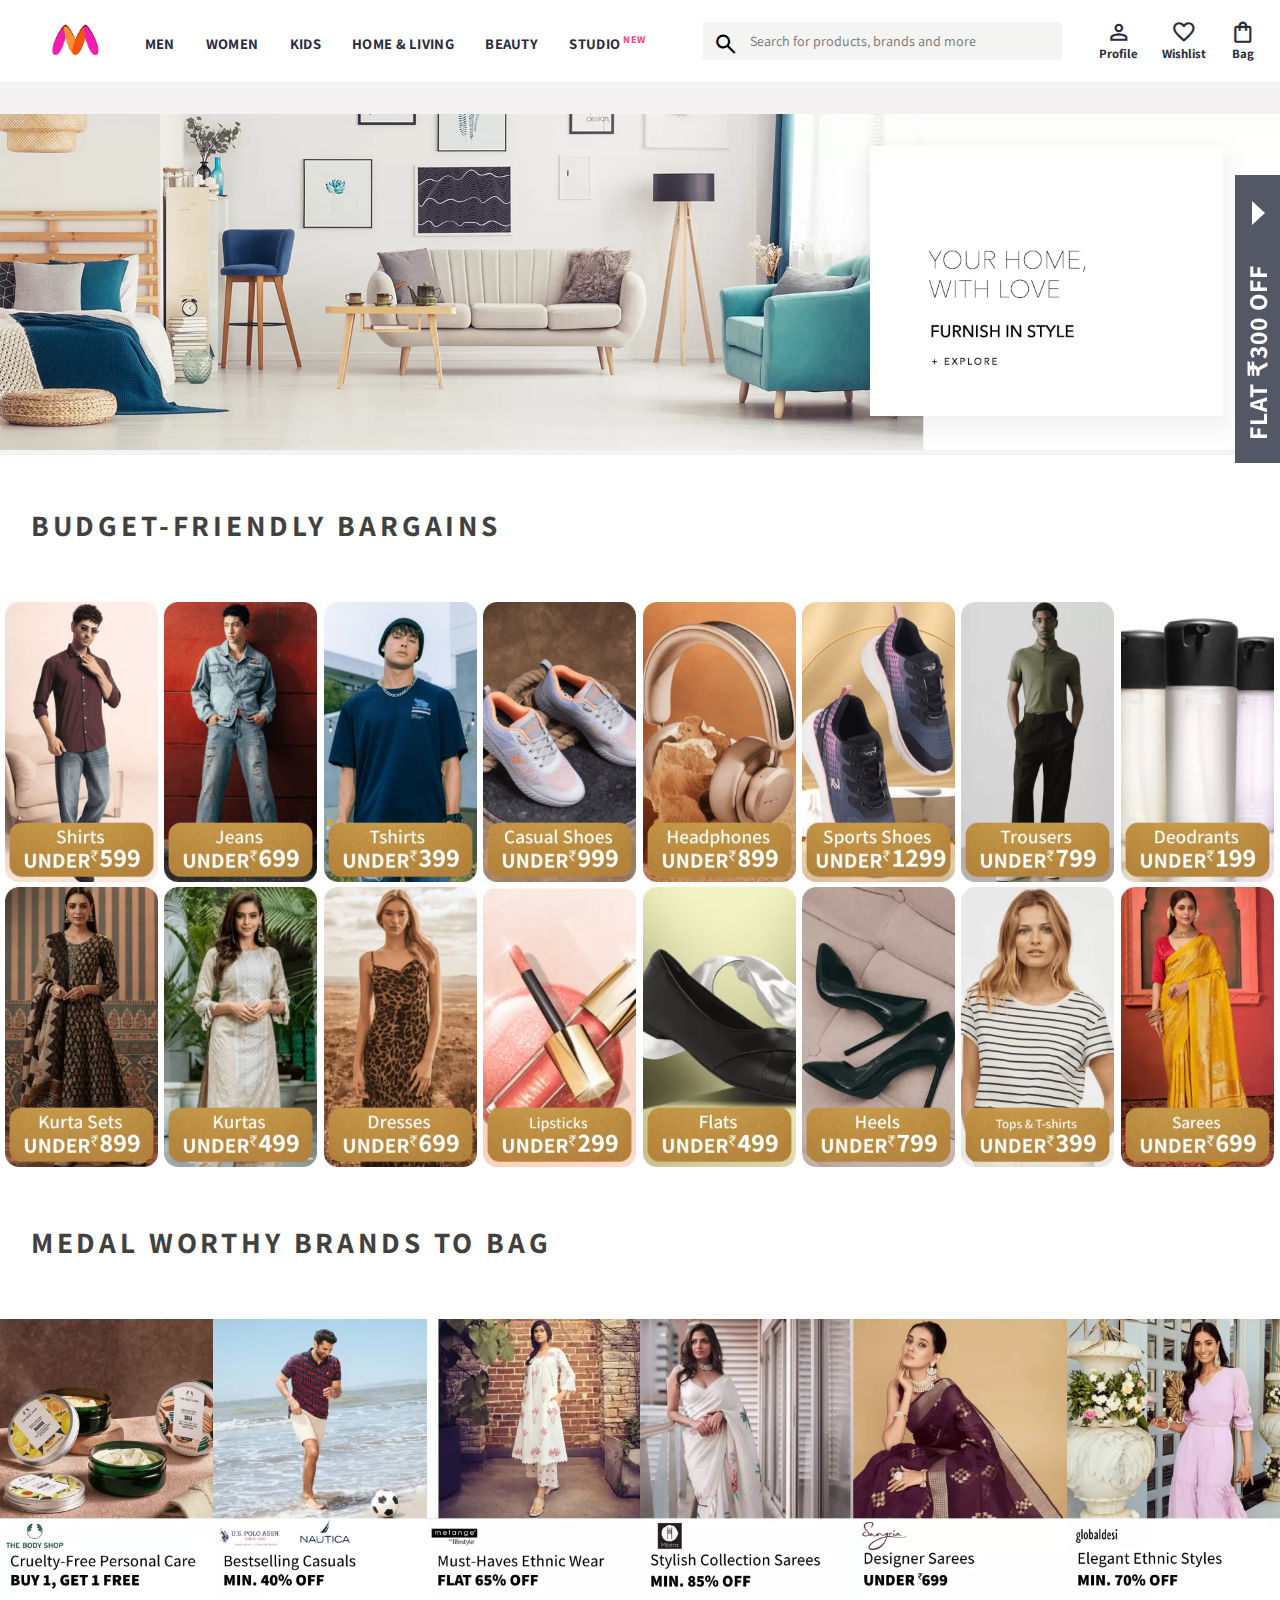
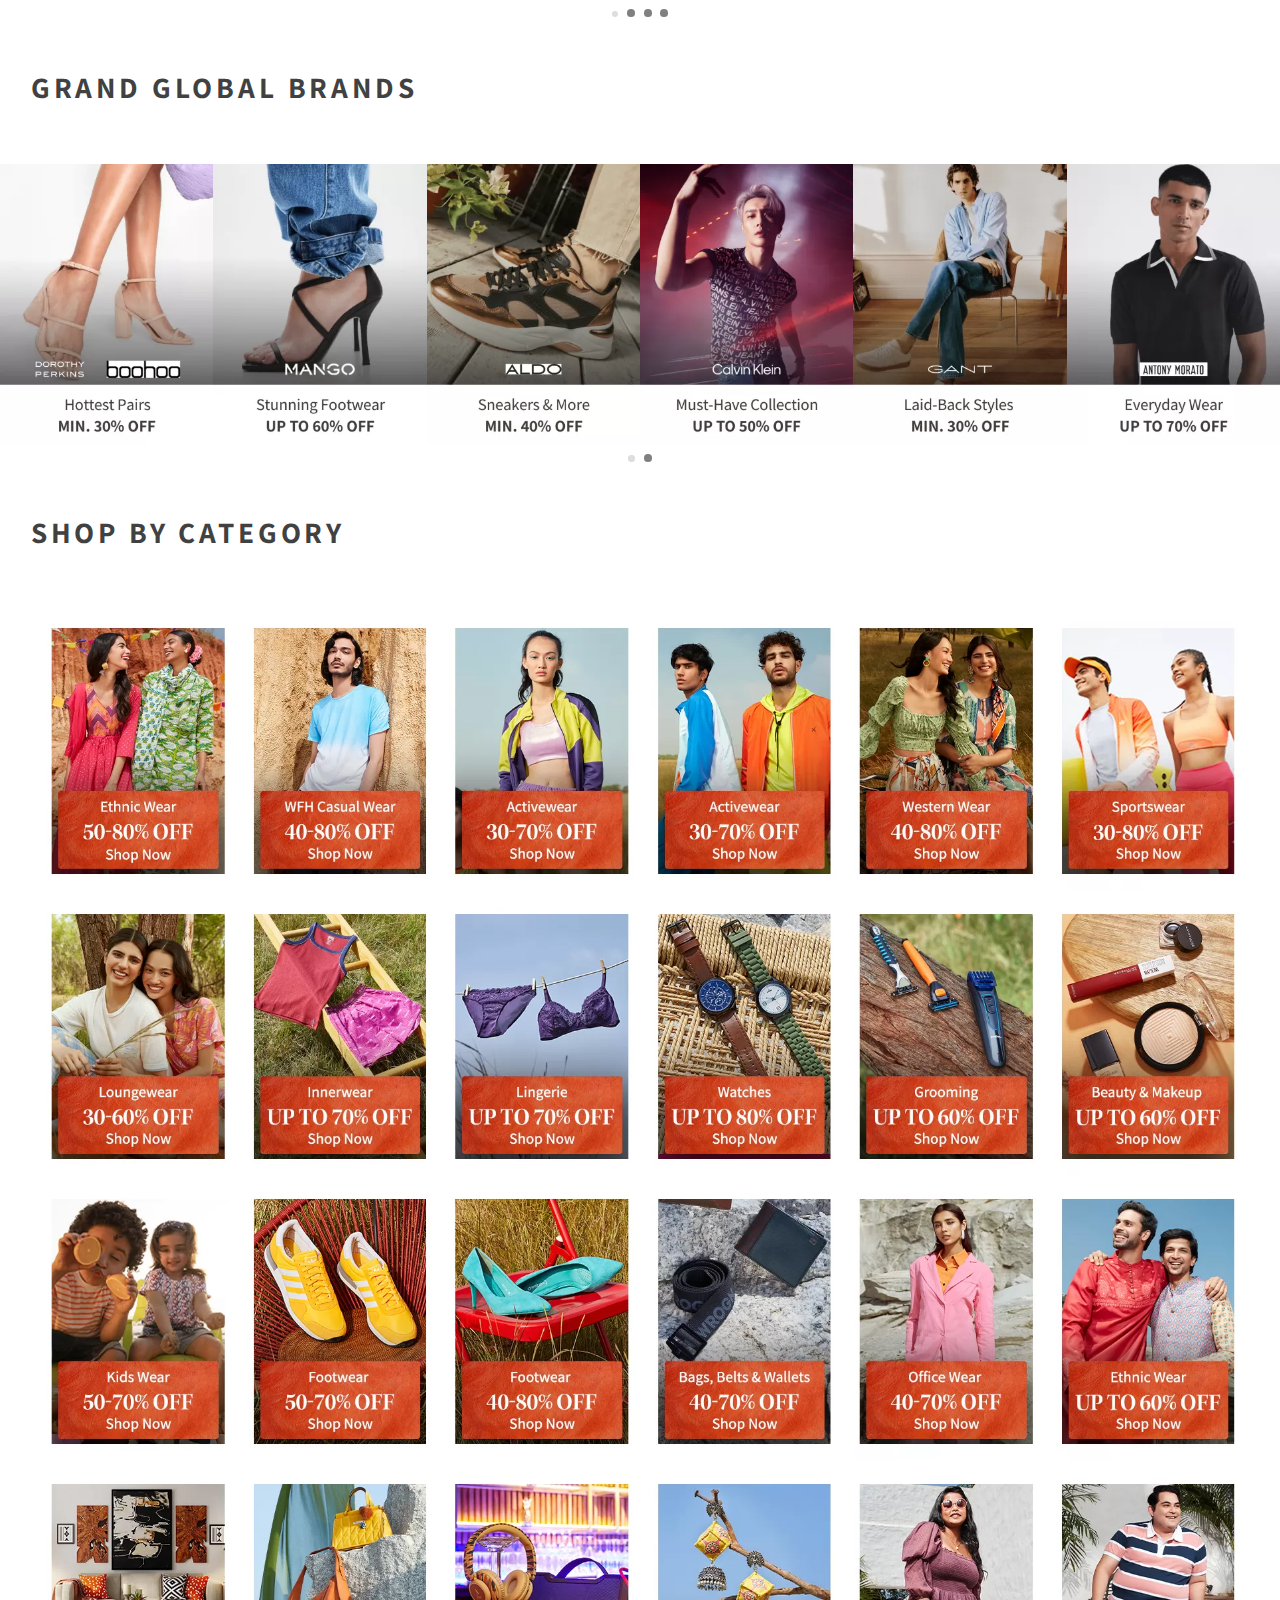
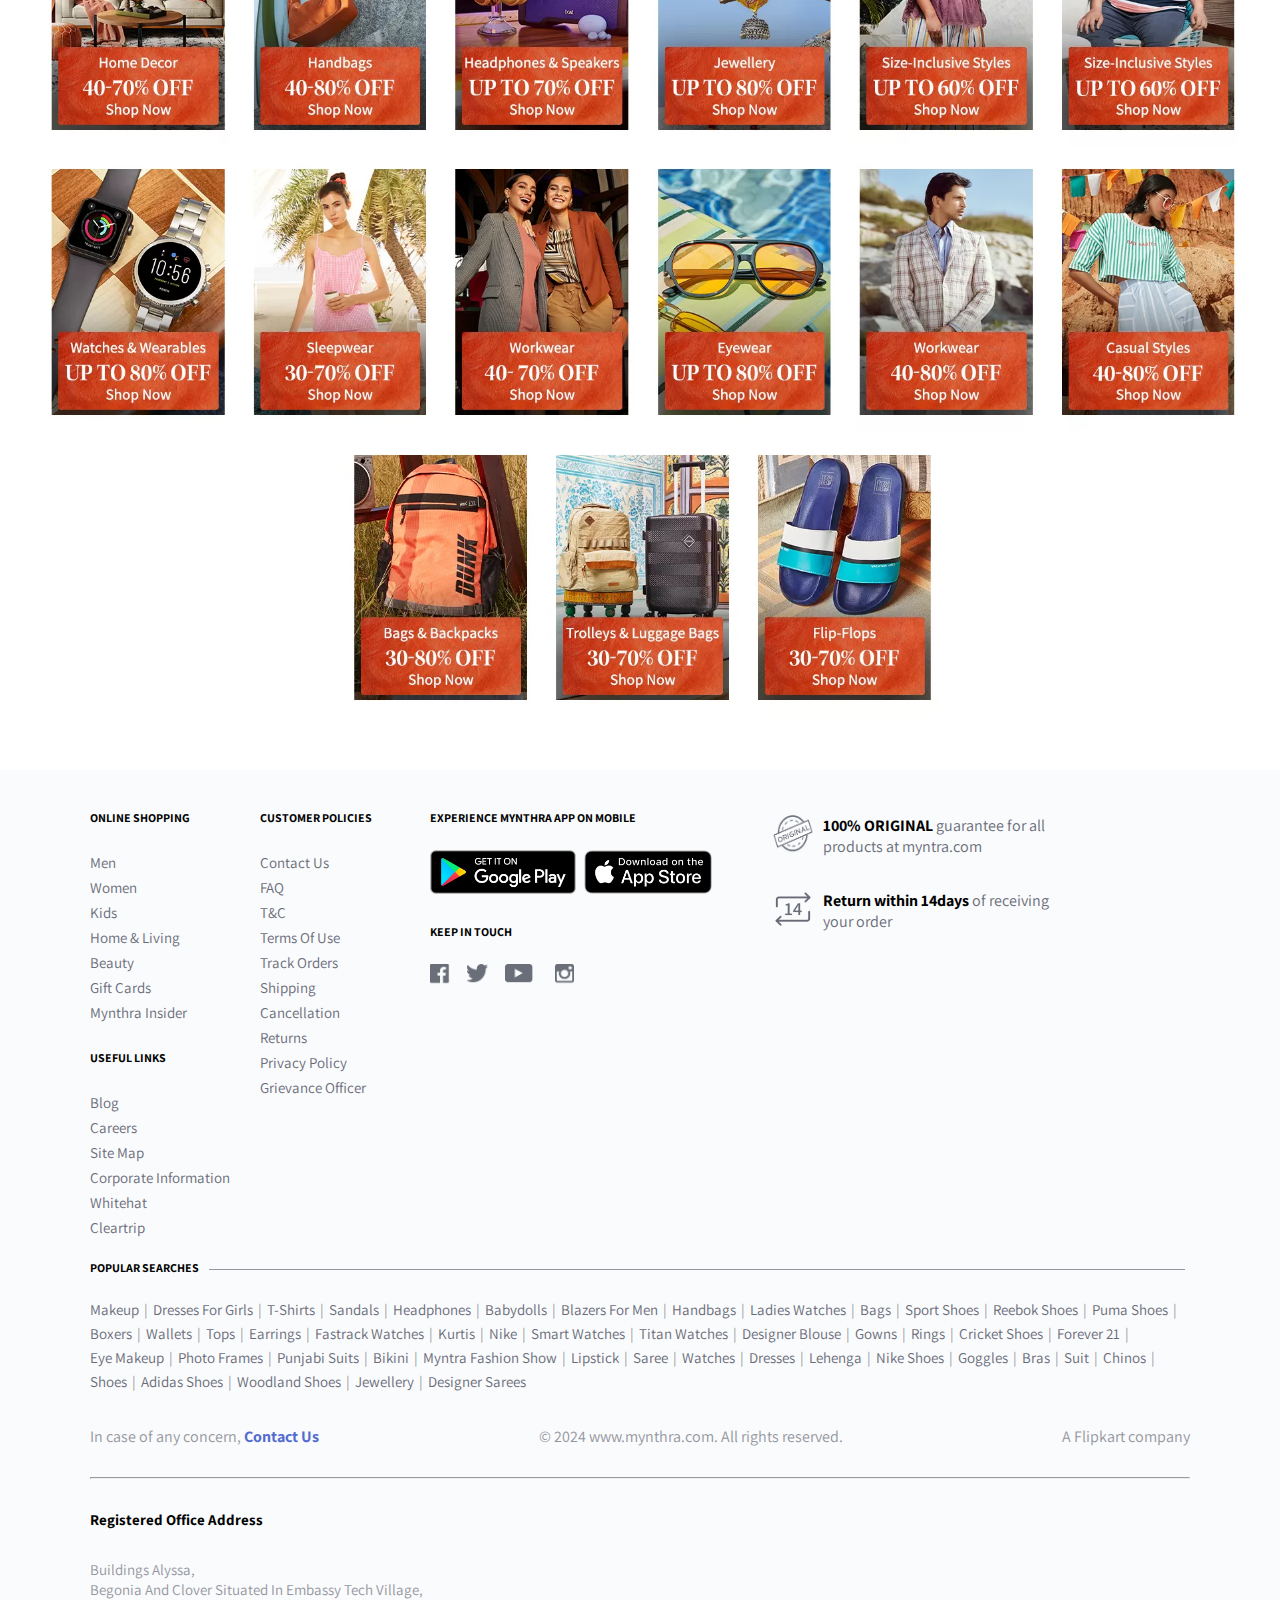
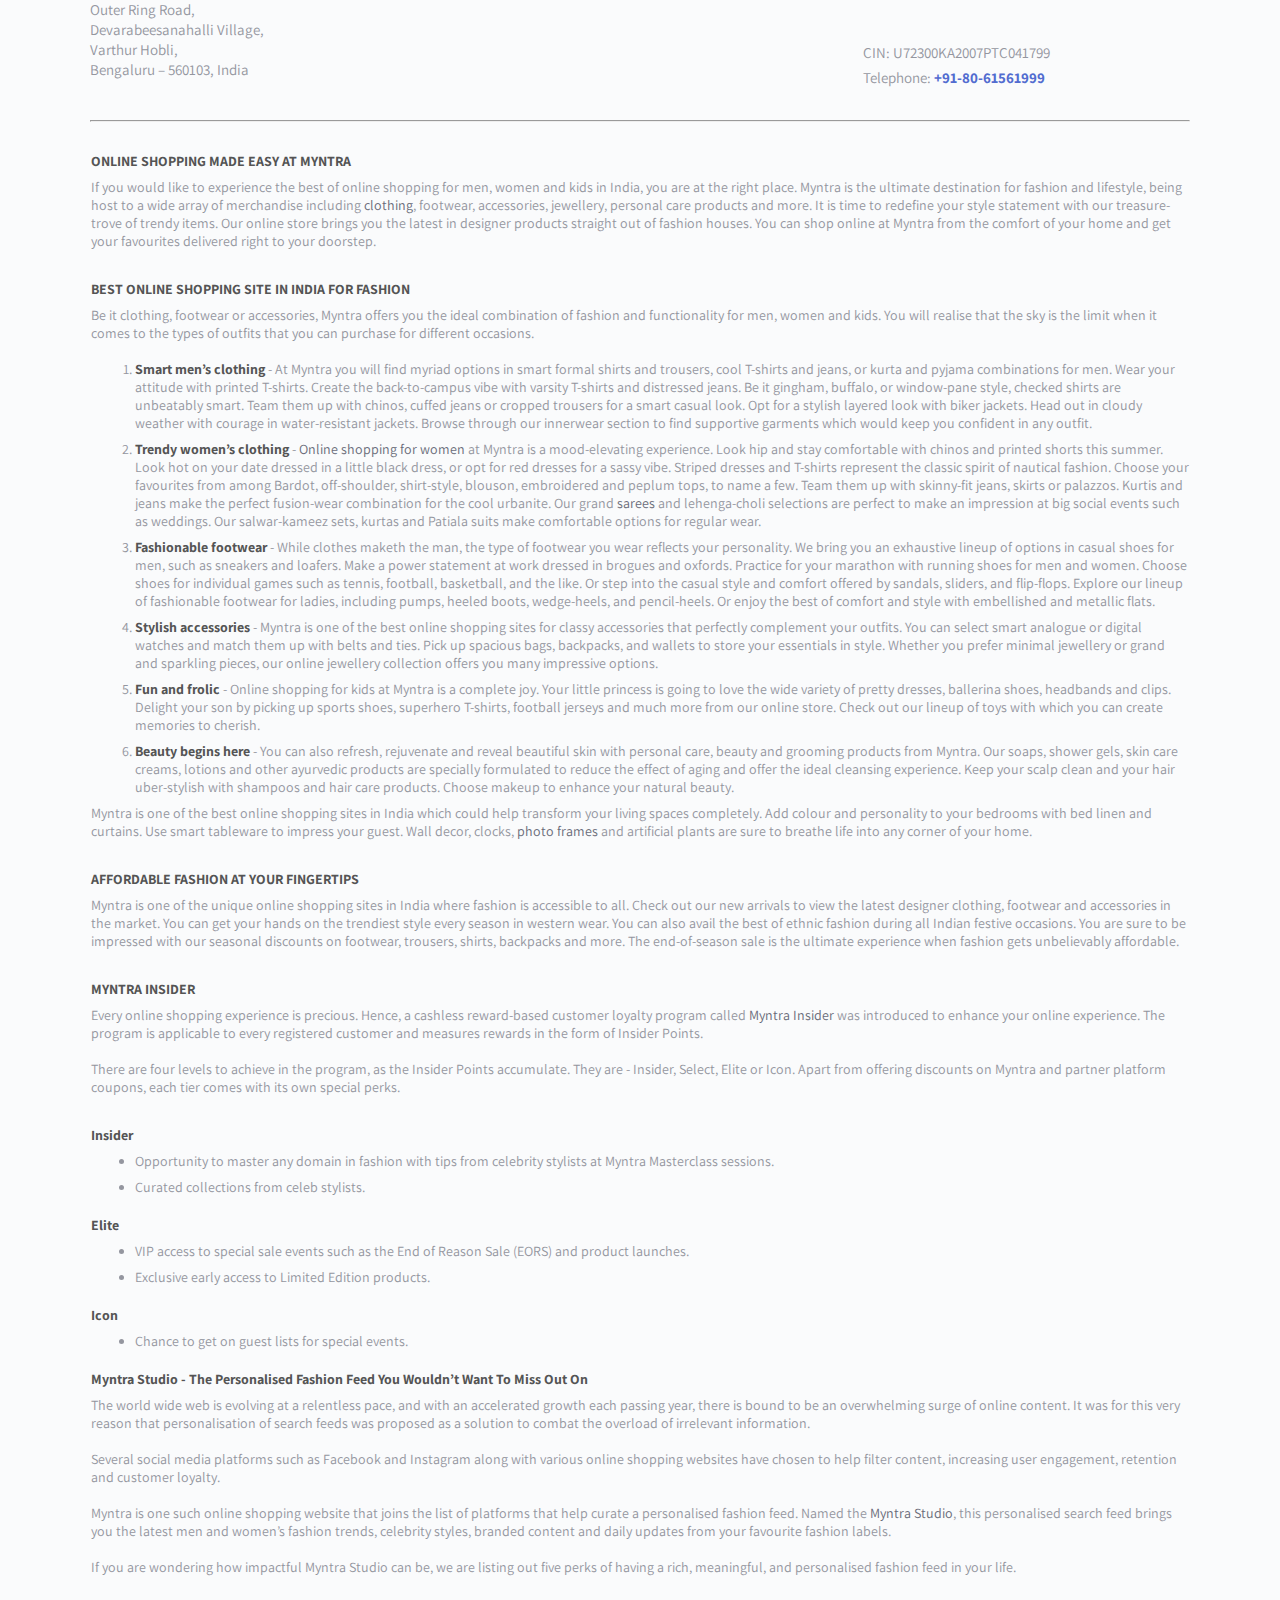
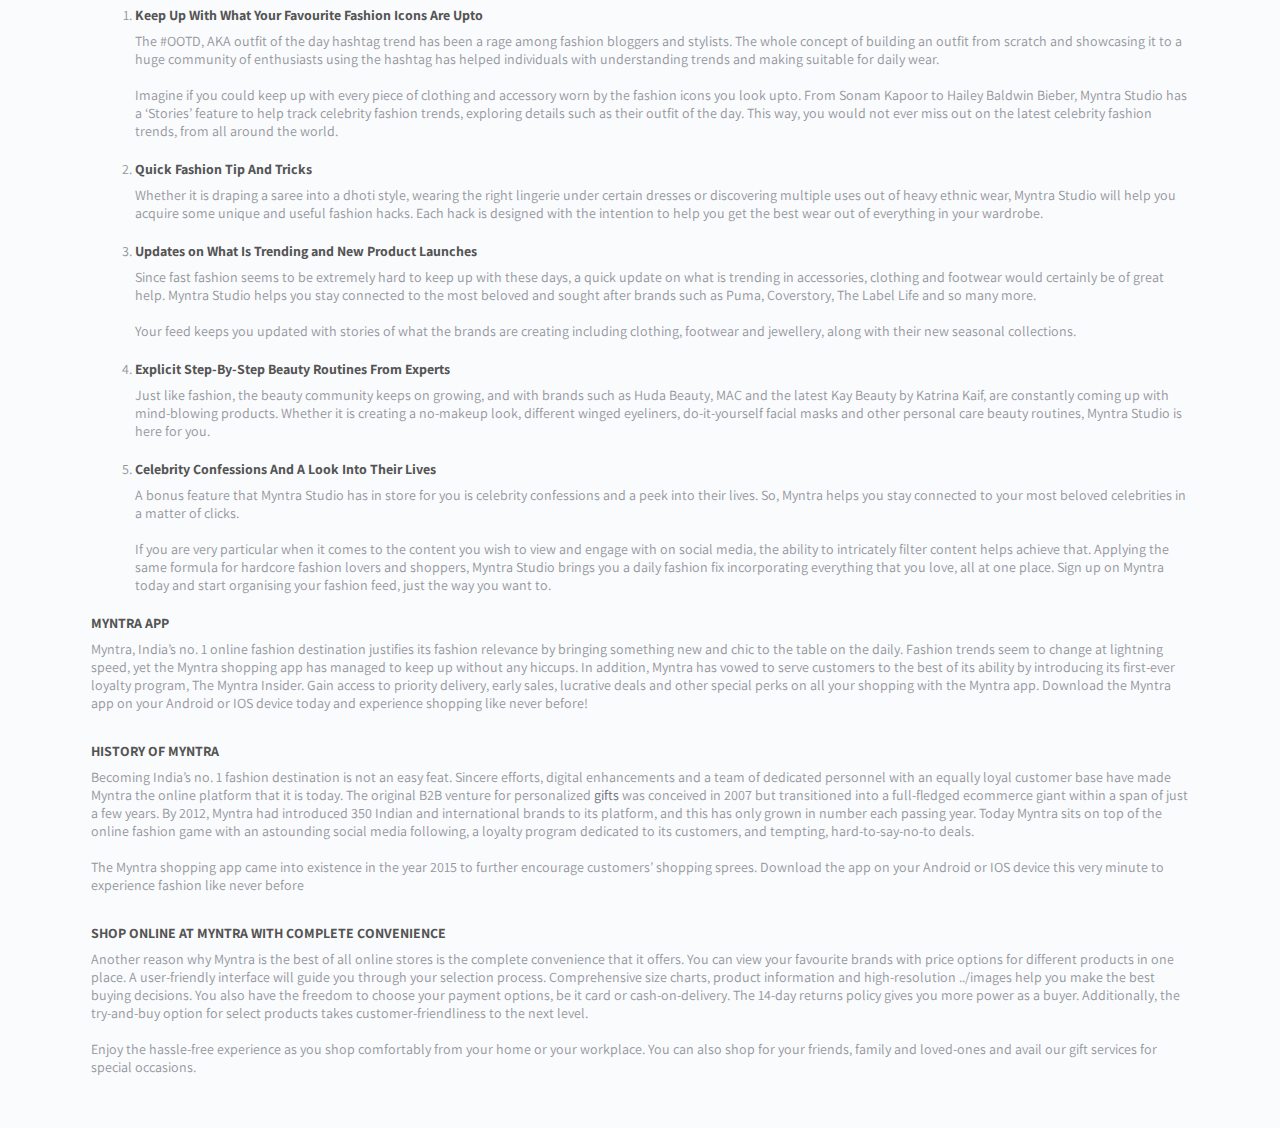
<file: pages/home&living.html>
<!DOCTYPE html>
<html lang="en">
<head>
    <meta charset="UTF-8">
    <meta name="viewport" content="width=device-width, initial-scale=1.0">
    <link rel="stylesheet" href="../style.css">
    <link rel="preconnect" href="https://fonts.googleapis.com">
    <link rel="preconnect" href="https://fonts.gstatic.com" crossorigin>
    <link href="https://fonts.googleapis.com/css2?family=Assistant:wght@200..800&display=swap" rel="stylesheet">
    <link rel="icon" type="image/png" href="[data-uri]" sizes="64x64">
    <link rel="stylesheet" href="https://fonts.googleapis.com/css2?family=Material+Symbols+Outlined:opsz,wght,FILL,GRAD@20..48,100..700,0..1,-50..200" />
    <title>Home and Living - Buy Interior Decoration Products and Accessories Online in India</title>
</head>
<body>
    <header>
        <div class="logo_container">
            <a href="../index.html"><img class="mynthra_home" src="../images/Myntra_logo.png" alt="mynthra homepage" /></a>
        </div>
        <nav class="nav_bar">
            <a class="men" href="men.html">Men</a>
            <a class="women" href="women.html">Women</a>
            <a class="kids" href="kids.html">Kids</a>
            <a class="home" href="home&living.html">Home & Living</a>
            <a class="beauty" href="beauty.html">Beauty</a>
            <a class="studio" href="studio.html">Studio <sup>New</sup></a>
        </nav>
        <div class="search_bar">
            <span class="material-symbols-outlined search_icon">search</span>
            <input type="text" class="search_input" placeholder="Search for products, brands and more">
        </div>
        <div class="action_bar">
            <div class="action_container">
                <a class="icon-flex" href="profile.html">
                    <span class="material-symbols-outlined">person</span>
                    <span>Profile</span>
                </a>
            </div>
            <div class="action_container">
                <a class="icon-flex" href="wishlist.html">
                    <span class="material-symbols-outlined">favorite</span>
                    <span>Wishlist</span>
                </a>
            </div>
            <div class="action_container bag">
                <a class="icon-flex" href="bag.html">
                    <span class="material-symbols-outlined">shopping_bag</span>
                    <span>Bag</span>
                    <span class="bagitemscount"></span>
                </a>
            </div>
        </div>
    </header>
    <section class="hoverboxcontainer">
        <div class="menhoverbox">
                <div class="flex-row">
                    <div>
                        <h3><a href="products.html">Topwear</a></h3>
                        <a class="item" href="products.html">T-Shirts</a>
                        <a class="item" href="products.html">Casual Shirts</a>
                        <a class="item" href="products.html">Formal Shirts</a>
                        <a class="item" href="products.html">Sweatshirts</a>
                        <a class="item" href="products.html">Sweaters</a>
                        <a class="item" href="products.html">Jackets</a>
                        <a class="item" href="products.html">Blazers & Coats</a>
                        <a class="item" href="products.html">Suits</a>
                        <a class="item" href="products.html">Rain Jackets</a>
                    </div>
                    <hr class="rowhr">
                    <div>
                        <h3><a href="products.html">Indian & Festive Wear</a></h3>
                        <a class="item" href="products.html">Kurtas & Kurta Sets</a>
                        <a class="item" href="products.html">Sherwanis</a>
                        <a class="item" href="products.html">Nehru Jackets</a>
                        <a class="item" href="products.html">Dhotis</a>
                    </div>
                </div>
                <div class="flex-row">
                    <div>
                        <h3><a href="products.html">Bottomwear</a></h3>
                        <a class="item" href="products.html">Jeans</a>
                        <a class="item" href="products.html">Casual Trousers</a>
                        <a class="item" href="products.html">Formal Trousers</a>
                        <a class="item" href="products.html">Shorts</a>
                        <a class="item" href="products.html">Track Pants & Joggers</a>
                    </div>
                    <hr class="rowhr">
                    <div>
                        <h3><a href="products.html">Innerwear & Sleepwear</a></h3>
                        <a class="item" href="products.html">Briefs & Trunks</a>
                        <a class="item" href="products.html">Boxers</a>
                        <a class="item" href="products.html">Vests</a>
                        <a class="item" href="products.html">Sleepwear & Loungewear</a>
                        <a class="item" href="products.html">Thermals</a>
                    </div>
                    <hr class="rowhr">
                    <div>
                        <h3><a href="products.html">Plus Size</a></h3>
                    </div>
                </div>
                <div class="flex-row">
                    <div>
                        <h3><a href="products.html">Footwear</a></h3>
                        <a class="item" href="products.html">Casual Shoes</a>
                        <a class="item" href="products.html">Sports Shoes</a>
                        <a class="item" href="products.html">Formal Shoes</a>
                        <a class="item" href="products.html">Sneakers</a>
                        <a class="item" href="products.html">Sandals & Floaters</a>
                        <a class="item" href="products.html">Flip Flops</a>
                        <a class="item" href="products.html">Socks</a>
                    </div>
                    <hr class="rowhr">
                    <div>
                        <h3 class="singleh3"><a href="products.html">Personal Care & Grooming</a></h3>
                        <h3 class="singleh3"><a href="products.html">Sunglasses & Frames</a></h3>
                        <h3 class="singleh3"><a href="products.html">Watches</a></h3>
                    </div>
                </div>
                <div class="flex-row">
                    <div>
                        <h3><a href="products.html">Sports & Active Wear</a></h3>
                        <a class="item" href="products.html">Sports Shoes</a>
                        <a class="item" href="products.html">Sports Sandals</a>
                        <a class="item" href="products.html">Active T-Shirts</a>
                        <a class="item" href="products.html">Track Pants & Shorts</a>
                        <a class="item" href="products.html">Tracksuits</a>
                        <a class="item" href="products.html">Jackets & Sweatshirts</a>
                        <a class="item" href="products.html">Sports Accessories</a>
                        <a class="item" href="products.html">Swimwear</a>
                    </div>
                    <hr class="rowhr">
                    <div>
                        <h3><a href="products.html">Gadgets</a></h3>
                        <a class="item" href="products.html">Smart Wearables</a>
                        <a class="item" href="products.html">Fitness Gadgets</a>
                        <a class="item" href="products.html">Headphones</a>
                        <a class="item" href="products.html">Speakers</a>
                    </div>
                </div>
                <div class="flex-row">
                    <div>
                        <h3><a href="products.html">Fashion Accessories</a></h3>
                        <a class="item" href="products.html">Wallets</a>
                        <a class="item" href="products.html">Belts</a>
                        <a class="item" href="products.html">Perfumes & Body Mists</a>
                        <a class="item" href="products.html">Trimmers</a>
                        <a class="item" href="products.html">Deodorants</a>
                        <a class="item" href="products.html">Ties, Cufflinks & Pocket Squares</a>
                        <a class="item" href="products.html">Accessory Gift Sets</a>
                        <a class="item" href="products.html">Caps & Hats</a>
                        <a class="item" href="products.html">Mufflers, Scarves & Gloves</a>
                        <a class="item" href="products.html">Phone Cases</a>
                        <a class="item" href="products.html">Rings & Wristwear</a>
                        <a class="item" href="products.html">Helmets</a>
                    </div>
                    <hr class="rowhr">
                    <div>
                        <h3 class="singleh3"><a href="products.html">Bags & Backpacks</a></h3>
                        <h3 class="singleh3"><a href="products.html">Luggages & Trolleys</a></h3>
                    </div>
                </div>
        </div>
        <div class="womenhoverbox">
            <div class="women flex-row">
                <div>
                    <h3><a href="products.html">Indian & Fusion Wear</a></h3>
                    <a class="item" href="products.html">Kurtas & Suits</a>
                    <a class="item" href="products.html">Kurtis, Tunics & Tops</a>
                    <a class="item" href="products.html">Sarees</a>
                    <a class="item" href="products.html">Ethnic Wear</a>
                    <a class="item" href="products.html">Leggings, Salwars & Churidars</a>
                    <a class="item" href="products.html">Skirts & Palazzos</a>
                    <a class="item" href="products.html">Dress Materials</a>
                    <a class="item" href="products.html">Lehenga Cholis</a>
                    <a class="item" href="products.html">Dupattas & Shawls</a>
                    <a class="item" href="products.html">Jackets</a>
                    <hr class="rowhr">
                    <h3 class="singleh3"><a href="products.html">Belts, Scarves & More</a></h3>
                    <h3 class="singleh3"><a href="products.html">Watches & Wearables</a></h3>
                </div>
            </div>
            <div class="women flex-row">
                    <div>
                    <h3><a href="products.html">Western Wear</a></h3>
                    <a class="item" href="products.html">Dresses</a>
                    <a class="item" href="products.html">Tops</a>
                    <a class="item" href="products.html">Tshirts</a>
                    <a class="item" href="products.html">Jeans</a>
                    <a class="item" href="products.html">Trousers & Capris</a>
                    <a class="item" href="products.html">Shorts & Skirts</a>
                    <a class="item" href="products.html">Co-ords</a>
                    <a class="item" href="products.html">Playsuits</a>
                    <a class="item" href="products.html">Jumpsuits</a>
                    <a class="item" href="products.html">Shrugs</a>
                    <a class="item" href="products.html">Sweaters & Sweatshirts</a>
                    <a class="item" href="products.html">Jackets & Coats</a>
                    <a class="item" href="products.html">Blazers & Waistcoats</a>
                </div>
                <hr class="rowhr">
                    <h3><a href="products.html">Plus Size</a></h3>
            </div>
            <div class="women flex-row">
                    <h3 class="singleh3"><a href="products.html">Maternity</a></h3>
                    <h3 class="singleh3"><a href="products.html">Sunglasses & Frames</a></h3>
                <div>
                    <h3><a href="products.html">Footwear</a></h3>
                    <a class="item" href="products.html">Flats</a>
                    <a class="item" href="products.html">Casual Shoes</a>
                    <a class="item" href="products.html">Heels</a>
                    <a class="item" href="products.html">Boots</a>
                    <a class="item" href="products.html">Sports Shoes & Floaters</a>
                </div>
                <hr class="rowhr">
                <div>
                    <h3><a href="products.html">Sports & Active Wear</a></h3>
                    <a class="item" href="products.html">Clothing</a>
                    <a class="item" href="products.html">Footwear</a>
                    <a class="item" href="products.html">Sports Accessories</a>
                    <a class="item" href="products.html">Sports Equipment</a>
                </div>
            </div>
            <div class="women flex-row">
                <div>
                    <h3><a href="products.html">Lingerie & Sleepwear</a></h3>
                    <a class="item" href="products.html">Bra</a>
                    <a class="item" href="products.html">Briefs</a>
                    <a class="item" href="products.html">Shapewear</a>
                    <a class="item" href="products.html">Sleepwear & Loungewear</a>
                    <a class="item" href="products.html">Swimwear</a>
                    <a class="item" href="products.html">Camisoles & Thermals</a>
                </div>
                <hr class="rowhr">
                <div>
                    <h3><a href="products.html">Beauty & Personal Care</a></h3>
                    <a class="item" href="products.html">Makeup</a>
                    <a class="item" href="products.html">Skincare</a>
                    <a class="item" href="products.html">Premium Beauty</a>
                    <a class="item" href="products.html">Lipsticks</a>
                    <a class="item" href="products.html">Fragrances</a>
                </div>
            </div>
            <div class="women flex-row">
                <div>
                    <h3><a href="products.html">Gadgets</a></h3>
                    <a class="item" href="products.html">Smart Wearables</a>
                    <a class="item" href="products.html">Fitness Gadgets</a>
                    <a class="item" href="products.html">Headphones</a>
                    <a class="item" href="products.html">Speakers</a>
                </div>
                <hr class="rowhr">
                <div>
                    <h3><a href="products.html">Jewellery</a></h3>
                    <a class="item" href="products.html">Fashion Jewellery</a>
                    <a class="item" href="products.html">Fine Jewellery</a>
                    <a class="item" href="products.html">Earrings</a>
                </div>
                <hr class="rowhr">
                    <h3 class="singleh3"><a href="products.html">Bags & Backpacks</a></h3>
                    <h3 class="singleh3"><a href="products.html">Handbags, Bags & Wallets</a></h3>
                    <h3 class="singleh3"><a href="products.html">Luggages & Trolleys</a></h3>
            </div>
        </div>
        <div class="kidshoverbox">
            <div class="kids flex-row">
                <h3><a href="products.html">Boys Clothing</a></h3>
                <a class="item" href="products.html">T-Shirts</a>
                <a class="item" href="products.html">Shirts</a>
                <a class="item" href="products.html">Shorts</a>
                <a class="item" href="products.html">Jeans</a>
                <a class="item" href="products.html">Trousers</a>
                <a class="item" href="products.html">Clothing Sets</a>
                <a class="item" href="products.html">Ethnic Wear</a>
                <a class="item" href="products.html">Track Pants & Pyjamas</a>
                <a class="item" href="products.html">Jacket, Sweater & Sweatshirts</a>
                <a class="item" href="products.html">Party Wear</a>
                <a class="item" href="products.html">Innerwear & Thermals</a>
                <a class="item" href="products.html">Nightwear & Loungewear</a>
                <a class="item" href="products.html">Value Packs</a>
        </div>
        <div class="kids flex-row">
                <h3><a href="products.html">Girls Clothing</a></h3>
                <a class="item" href="products.html">Dresses</a>
                <a class="item" href="products.html">Tops</a>
                <a class="item" href="products.html">Tshirts</a>
                <a class="item" href="products.html">Clothing Sets</a>
                <a class="item" href="products.html">Lehenga Choli</a>
                <a class="item" href="products.html">Kurta Sets</a>
                <a class="item" href="products.html">Party Wear</a>
                <a class="item" href="products.html">Dungarees & Jumpsuits</a>
                <a class="item" href="products.html">Skirts & Shorts</a>
                <a class="item" href="products.html">Tights & Leggings</a>
                <a class="item" href="products.html">Jeans, Trousers & Capris</a>
                <a class="item" href="products.html">Jacket, Sweater & Sweatshirts</a>
                <a class="item" href="products.html">Innerwear & Thermals</a>
                <a class="item" href="products.html">Nightwear & Loungewear</a>
                <a class="item" href="products.html">Value Packs</a>
        </div>
        <div class="kids flex-row">
            <div>
                <h3><a href="products.html">Footwear</a></h3>
                <a class="item" href="products.html">Casual Shoes</a>
                <a class="item" href="products.html">Flipflops</a>
                <a class="item" href="products.html">Sports Shoes</a>
                <a class="item" href="products.html">Flats</a>
                <a class="item" href="products.html">Sandals</a>
                <a class="item" href="products.html">Heels</a>
                <a class="item" href="products.html">School Shoes</a>
                <a class="item" href="products.html">Socks</a>
            </div>
            <hr class="rowhr">
            <div>
                <h3><a href="products.html">Toys & Games</a></h3>
                <a class="item" href="products.html">Learning & Development</a>
                <a class="item" href="products.html">Activity Toys</a>
                <a class="item" href="products.html">Soft Toys</a>
                <a class="item" href="products.html">Action Figure / Play Set</a>
            </div>
        </div>
        <div class="kids flex-row">
            <div>
                <h3><a href="products.html">Infants</a></h3>
                <a class="item" href="products.html">Bodysuits</a>
                <a class="item" href="products.html">Rompers & Sleepsuits</a>
                <a class="item" href="products.html">Clothing Sets</a>
                <a class="item" href="products.html">Tshirts & Tops</a>
                <a class="item" href="products.html">Dresses</a>
                <a class="item" href="products.html">Bottom Wear</a>
                <a class="item" href="products.html">Winter Wear</a>
                <a class="item" href="products.html">Innerwear & Sleepwear</a>
                <a class="item" href="products.html">Infant Care</a>
            </div>
            <hr class="rowhr">
                <h3 class="singleh3"><a href="products.html">Home & Bath</a></h3>
                <h3 class="singleh3"><a href="products.html">Personal Care</a></h3>
        </div>
        <div class="kids flex-row">
            <div>
                <h3><a href="products.html">Kids Accessories</a></h3>
                <a class="item" href="products.html">Bags & Backpacks</a>
                <a class="item" href="products.html">Watches</a>
                <a class="item" href="products.html">Jewellery & Hair Accessory</a>
                <a class="item" href="products.html">Sunglasses</a>
                <a class="item" href="products.html">Masks & Protective Gears</a>
                <a class="item" href="products.html">Caps & Hats</a>
            </div>
            <hr class="rowhr">
            <div>
                <h3><a href="products.html">Brands</a></h3>
                <a class="item" href="products.html">H&M</a>
                <a class="item" href="products.html">Max Kids</a>
                <a class="item" href="products.html">Pantaloons</a>
                <a class="item" href="products.html">United Colors Of Benetton Kids</a>
                <a class="item" href="products.html">YK</a>
                <a class="item" href="products.html">U.S. Polo Assn. Kids</a>
                <a class="item" href="products.html">Mothercare</a>
                <a class="item" href="products.html">HRX</a>
            </div>
        </div>
        </div>
        <div class="homehoverbox">
            <div class="home flex-row">
                <div>
                    <h3><a href="products.html">Bed Linen & Furnishing</a></h3>
                    <a class="item" href="products.html">Bed Runners</a>
                    <a class="item" href="products.html">Mattress Protectors</a>
                    <a class="item" href="products.html">Bedsheets</a>
                    <a class="item" href="products.html">Bedding Sets</a>
                    <a class="item" href="products.html">Blankets, Quilts & Dohars</a>
                    <a class="item" href="products.html">Pillows & Pillow Covers</a>
                    <a class="item" href="products.html">Bed Covers</a>
                    <a class="item" href="products.html">Diwan Sets</a>
                    <a class="item" href="products.html">Chair Pads & Covers</a>
                    <a class="item" href="products.html">Sofa Covers</a>
                </div>
                <hr class="rowhr">
                <div>
                    <h3><a href="products.html">Flooring</a></h3>
                    <a class="item" href="products.html">Floor Runners</a>
                    <a class="item" href="products.html">Carpets</a>
                    <a class="item" href="products.html">Floor Mats & Dhurries</a>
                    <a class="item" href="products.html">Door Mats</a>
                </div>
            </div>
            <div class="home flex-row">
                <div>
                    <h3><a href="products.html">Bath</a></h3>
                    <a class="item" href="products.html">Bath Towels</a>
                    <a class="item" href="products.html">Hand & Face Towels</a>
                    <a class="item" href="products.html">Beach Towels</a>
                    <a class="item" href="products.html">Towels Set</a>
                    <a class="item" href="products.html">Bath Rugs</a>
                    <a class="item" href="products.html">Bath Robes</a>
                    <a class="item" href="products.html">Bathroom Accessories</a>
                    <a class="item" href="products.html">Shower Curtains</a>
                </div>
                <hr class="rowhr">
                <div>
                    <h3><a href="products.html">Lamps & Lighting</a></h3>
                    <a class="item" href="products.html">Floor Lamps</a>
                    <a class="item" href="products.html">Ceiling Lamps</a>
                    <a class="item" href="products.html">Table Lamps</a>
                    <a class="item" href="products.html">Wall Lamps</a>
                    <a class="item" href="products.html">Outdoor Lamps</a>
                    <a class="item" href="products.html">String Lights</a>
                </div>
            </div>
            <div class="home flex-row">
                <div>
                    <h3><a href="products.html">Home Décor</a></h3>
                    <a class="item" href="products.html">Plants & Planters</a>
                    <a class="item" href="products.html">Aromas & Candles</a>
                    <a class="item" href="products.html">Clocks</a>
                    <a class="item" href="products.html">Mirrors</a>
                    <a class="item" href="products.html">Wall Décor</a>
                    <a class="item" href="products.html">Festive Decor</a>
                    <a class="item" href="products.html">Pooja Essentials</a>
                    <a class="item" href="products.html">Wall Shelves</a>
                    <a class="item" href="products.html">Fountains</a>
                    <a class="item" href="products.html">Showpieces & Vases</a>
                    <a class="item" href="products.html">Ottoman</a>
                </div>
                <hr class="rowhr">
                    <h3 class="singleh3"><a class="item" href="products.html">Cushions & Cushion Covers</a></h3>
                    <h3 class="singleh3"><a class="item" href="products.html">Curtains</a></h3>
            </div>
            <div class="home flex-row">
                    <h3 class="singleh3"><a class="item" href="products.html">Home Gift Sets</a></h3>
                <div>
                    <h3><a href="products.html">Kitchen & Table</a></h3>
                    <a class="item" href="products.html">Table Runners</a>
                    <a class="item" href="products.html">Dinnerware & Serveware</a>
                    <a class="item" href="products.html">Cups and Mugs</a>
                    <a class="item" href="products.html">Bakeware & Cookware</a>
                    <a class="item" href="products.html">Kitchen Storage & Tools</a>
                    <a class="item" href="products.html">Bar & Drinkware</a>
                    <a class="item" href="products.html">Table Covers & Furnishings</a>
                </div>
                <hr class="rowhr">
                <div>
                    <h3><a href="products.html">Storage</a></h3>
                    <a class="item" href="products.html">Bins</a>
                    <a class="item" href="products.html">Hangers</a>
                    <a class="item" href="products.html">Organisers</a>
                    <a class="item" href="products.html">Hooks & Holders</a>
                    <a class="item" href="products.html">Laundry Bags</a>
                </div>
            </div>
            <div class="home flex-row">
                <div>
                    <h3><a href="products.html">Brands</a></h3>
                    <a class="item" href="products.html">H&M</a>
                    <a class="item" href="products.html">Marks & Spencer</a>
                    <a class="item" href="products.html">Home Centre</a>
                    <a class="item" href="products.html">Spaces</a>
                    <a class="item" href="products.html">D'Decor</a>
                    <a class="item" href="products.html">Story@Home</a>
                    <a class="item" href="products.html">Pure Home & Living</a>
                    <a class="item" href="products.html">Swayam</a>
                    <a class="item" href="products.html">Raymond Home</a>
                    <a class="item" href="products.html">Maspar</a>
                    <a class="item" href="products.html">My Trident</a>
                    <a class="item" href="products.html">Cortina</a>
                    <a class="item" href="products.html">Random</a>
                    <a class="item" href="products.html">Ellementry</a>
                    <a class="item" href="products.html">ROMEE</a>
                    <a class="item" href="products.html">SEJ by Nisha Gupta</a>
                </div>
            </div>
        </div>
        <div class="beautyhoverbox">
            <div class="beauty flex-row">
                <div>
                    <h3><a href="products.html">Makeup</a></h3>
                    <a class="item" href="products.html">Lipstick</a>
                    <a class="item" href="products.html">Lip Gloss</a>
                    <a class="item" href="products.html">Lip Liner</a>
                    <a class="item" href="products.html">Mascara</a>
                    <a class="item" href="products.html">Eyeliner</a>
                    <a class="item" href="products.html">Kajal</a>
                    <a class="item" href="products.html">Eyeshadow</a>
                    <a class="item" href="products.html">Foundation</a>
                    <a class="item" href="products.html">Primer</a>
                    <a class="item" href="products.html">Concealer</a>
                    <a class="item" href="products.html">Compact</a>
                    <a class="item" href="products.html">Nail Polish</a>
                </div>
            </div>
            <div class="beauty flex-row">
                <div>
                    <h3><a href="products.html">Skincare, Bath & Body</a></h3>
                    <a class="item" href="products.html">Face Moisturiser</a>
                    <a class="item" href="products.html">Cleanser</a>
                    <a class="item" href="products.html">Masks & Peel</a>
                    <a class="item" href="products.html">Sunscreen</a>
                    <a class="item" href="products.html">Serum</a>
                    <a class="item" href="products.html">Face Wash</a>
                    <a class="item" href="products.html">Eye Cream</a>
                    <a class="item" href="products.html">Lip Balm</a>
                    <a class="item" href="products.html">Body Lotion</a>
                    <a class="item" href="products.html">Body Wash</a>
                    <a class="item" href="products.html">Body Scrub</a>
                    <a class="item" href="products.html">Hand Cream</a>
                </div>
                <hr class="rowhr">
                <div>
                    <h3 class="singleh3"><a href="products.html">Baby Care</a></h3>
                    <h3 class="singleh3"><a href="products.html">Masks</a></h3>
                </div>
            </div>
            <div class="beauty flex-row">
                <div>
                    <h3><a href="products.html">Haircare</a></h3>
                    <a class="item" href="products.html">Shampoo</a>
                    <a class="item" href="products.html">Conditioner</a>
                    <a class="item" href="products.html">Hair Cream</a>
                    <a class="item" href="products.html">Hair Oil</a>
                    <a class="item" href="products.html">Hair Gel</a>
                    <a class="item" href="products.html">Hair Color</a>
                    <a class="item" href="products.html">Hair Serum</a>
                    <a class="item" href="products.html">Hair Accessory</a>
                </div>
                <hr class="rowhr">
                <div>
                    <h3><a href="products.html">Fragrances</a></h3>
                    <a class="item" href="products.html">Perfume</a>
                    <a class="item" href="products.html">Deodorant</a>
                    <a class="item" href="products.html">Body Mist</a>
                </div>
            </div>
            <div class="beauty flex-row">
                <div>
                    <h3><a href="products.html">Appliances</a></h3>
                    <a class="item" href="products.html">Hair Straightener</a>
                    <a class="item" href="products.html">Hair Dryer</a>
                    <a class="item" href="products.html">Epilator</a>
                </div>
                <hr class="rowhr">
                <div>
                    <h3><a href="products.html">Men's Grooming</a></h3>
                    <a class="item" href="products.html">Trimmers</a>
                    <a class="item" href="products.html">Beard Oil</a>
                    <a class="item" href="products.html">Hair Wax</a>
                </div>
                <hr class="rowhr">
                <div>
                    <h3><a href="products.html">Beauty Gift & Makeup Set</a></h3>
                    <a class="item" href="products.html">Beauty Gift</a>
                    <a class="item" href="products.html">Makeup Kit</a>
                </div>
                <hr class="rowhr">
                    <h3 class="singleh3"><a href="products.html">Premium Beauty</a></h3>
                    <h3 class="singleh3"><a href="products.html">Wellness & Hygiene</a></h3>
            </div>
                <div class="beauty flex-row">
                    <h3><a href="products.html">Top Brands</a></h3>
                    <a class="item" href="products.html">Lakme</a>
                    <a class="item" href="products.html">Maybelline</a>
                    <a class="item" href="products.html">LOreal</a>
                    <a class="item" href="products.html">Philips</a>
                    <a class="item" href="products.html">Bath & Body Works</a>
                    <a class="item" href="products.html">THE BODY SHOP</a>
                    <a class="item" href="products.html">Biotique</a>
                    <a class="item" href="products.html">Mamaearth</a>
                    <a class="item" href="products.html">MCaffeine</a>
                    <a class="item" href="products.html">Nivea</a>
                    <a class="item" href="products.html">Lotus Herbals</a>
                    <a class="item" href="products.html">LOreal Professionnel</a>
                    <a class="item" href="products.html">KAMA AYURVEDA</a>
                    <a class="item" href="products.html">M.A.C</a>
                    <a class="item" href="products.html">Forest Essentials</a>
            </div>
        </div>
        <div class="studiohoverbox">
            <div class="mynthra_studio">
                <img class="mynthra_studio_img" src="../images/Myntra_logo.png"> 
                <h4>Studio</h4>
            </div>
                <p>Your daily inspiration for everything fashion</p>
                <div class="studioimgs">
                <img src="../images/bargains/1.shirts.jfif">
                <img src="../images/bargains/2. jeans.jfif">
                <img src="../images/bargains/3.Tshirts.jfif">
                <img src="../images/bargains/9.kurta sets.webp" alt="explore studio" />
            </div>
            <a href="studio.html" class="studiolink">EXPLORE STUDIO  <span class="studiolink link"> > </span> </a>
        </div>
    </section>
    <main>
        <div class="banner-container">
           <a href="products.html"><img draggable="false" src="../images/home banner.webp"></a>
        </div>
        <div class="category-heading">Budget-Friendly Bargains</div>
        <div class="bargain-items">
            <div><a href="products.html"><img draggable="false" src="../images/bargains/1.shirts.jfif"></a></div>
            <div><a href="products.html"><img draggable="false" src="../images/bargains/2. jeans.jfif"></a></div>
            <div><a href="products.html"><img draggable="false" src="../images/bargains/3.Tshirts.jfif"></a></div>
            <div><a href="products.html"><img draggable="false" src="../images/bargains/4.casual shoes.jfif"></a></div>
            <div><a href="products.html"><img draggable="false" src="../images/bargains/5.head phones.jfif"></a></div>
            <div><a href="products.html"><img draggable="false" src="../images/bargains/6.sport shoes.webp"></a></div>
            <div><a href="products.html"><img draggable="false" src="../images/bargains/7.trousers.webp"></a></div>
            <div><a href="products.html"><img draggable="false" src="../images/bargains/8.deodrants.webp"></a></div>
            <div><a href="products.html"><img draggable="false" src="../images/bargains/9.kurta sets.webp"></a></div>
            <div><a href="products.html"><img draggable="false" src="../images/bargains/10.kurtas.webp"></a></div>
            <div><a href="products.html"><img draggable="false" src="../images/bargains/11.dresses.webp"></a></div>
            <div><a href="products.html"><img draggable="false" src="../images/bargains/12.lipsticks.webp"></a></div>
            <div><a href="products.html"><img draggable="false" src="../images/bargains/13.flats.webp"></a></div>
            <div><a href="products.html"><img draggable="false" src="../images/bargains/14.heels.webp"></a></div>
            <div><a href="products.html"><img draggable="false" src="../images/bargains/15.tops&tshirts.webp"></a></div>
            <div><a href="products.html"><img draggable="false" src="../images/bargains/16.sarees.webp"></a></div>
        </div>
        <div class="category-heading">Medal Worthy brands to bag</div>
        <div class="carousel-container">
            <div class="offer-items carousel-slide">
                <div><a href="products.html"><img class="offer-img" draggable="false" src="../images/offers/1.webp"></a></div>
                <div><a href="products.html"><img class="offer-img" draggable="false" src="../images/offers/2.webp"></a></div>
                <div><a href="products.html"><img class="offer-img" draggable="false" src="../images/offers/3.webp"></a></div>
                <div><a href="products.html"><img class="offer-img" draggable="false" src="../images/offers/4.webp"></a></div>
                <div><a href="products.html"><img class="offer-img" draggable="false" src="../images/offers/5.webp"></a></div>
                <div><a href="products.html"><img class="offer-img" draggable="false" src="../images/offers/6.webp"></a></div>
                <div><a href="products.html"><img class="offer-img" draggable="false" src="../images/offers/7.webp"></a></div>
                <div><a href="products.html"><img class="offer-img" draggable="false" src="../images/offers/8.webp"></a></div>
                <div><a href="products.html"><img class="offer-img" draggable="false" src="../images/offers/9.webp"></a></div>
                <div><a href="products.html"><img class="offer-img" draggable="false" src="../images/offers/10.webp"></a></div>
                <div><a href="products.html"><img class="offer-img" draggable="false" src="../images/offers/11.webp"></a></div>
                <div><a href="products.html"><img class="offer-img" draggable="false" src="../images/offers/12.webp"></a></div>
                <div><a href="products.html"><img class="offer-img" draggable="false" src="../images/offers/13.webp"></a></div>
                <div><a href="products.html"><img class="offer-img" draggable="false" src="../images/offers/14.webp"></a></div>
                <div><a href="products.html"><img class="offer-img" draggable="false" src="../images/offers/15.webp"></a></div>
                <div><a href="products.html"><img class="offer-img" draggable="false" src="../images/offers/16.webp"></a></div>
                <div><a href="products.html"><img class="offer-img" draggable="false" src="../images/offers/17.webp"></a></div>
                <div><a href="products.html"><img class="offer-img" draggable="false" src="../images/offers/18.webp"></a></div>
                <div><a href="products.html"><img class="offer-img" draggable="false" src="../images/offers/19.webp"></a></div>
                <div><a href="products.html"><img class="offer-img" draggable="false" src="../images/offers/20.webp"></a></div>
                <div><a href="products.html"><img class="offer-img" draggable="false" src="../images/offers/21.webp"></a></div>
                <div><a href="products.html"><img class="offer-img" draggable="false" src="../images/offers/22.webp"></a></div>
                <div><a href="products.html"><img class="offer-img" draggable="false" src="../images/offers/23.webp"></a></div>
                <div><a href="products.html"><img class="offer-img" draggable="false" src="../images/offers/24.webp"></a></div>
            </div>
            <div class="carousel-dots">
                <span class="dot" data-slide="0"></span>
                <span class="dot" data-slide="1"></span>
                <span class="dot" data-slide="2"></span>
                <span class="dot" data-slide="3"></span>
            </div>
        </div>
        <div class="category-heading">grand global brands</div>
        <div class="carousel-container">
            <div class="brands offer-items carousel-slide1">
                <div><a href="products.html"><img class="offer-img" draggable="false" src="../images/brands/1.webp"></a></div>
                <div><a href="products.html"><img class="offer-img" draggable="false" src="../images/brands/2.webp"></a></div>
                <div><a href="products.html"><img class="offer-img" draggable="false" src="../images/brands/3.webp"></a></div>
                <div><a href="products.html"><img class="offer-img" draggable="false" src="../images/brands/4.webp"></a></div>
                <div><a href="products.html"><img class="offer-img" draggable="false" src="../images/brands/5.webp"></a></div>
                <div><a href="products.html"><img class="offer-img" draggable="false" src="../images/brands/6.webp"></a></div>
                <div><a href="products.html"><img class="offer-img" draggable="false" src="../images/brands/7.webp"></a></div>
                <div><a href="products.html"><img class="offer-img" draggable="false" src="../images/brands/8.webp"></a></div>
                <div><a href="products.html"><img class="offer-img" draggable="false" src="../images/brands/9.webp"></a></div>
                <div><a href="products.html"><img class="offer-img" draggable="false" src="../images/brands/10.webp"></a></div>
                <div><a href="products.html"><img class="offer-img" draggable="false" src="../images/brands/11.webp"></a></div>
                <div><a href="products.html"><img class="offer-img" draggable="false" src="../images/brands/12.webp"></a></div>
            </div>
            <div class="carousel-dots">
                <span class="branddot"></span>
                <span class="branddot"></span>
            </div>
        </div>
        <div class="category-heading">Shop by category</div>
        <div class="category-items">
            <div class="item"><a href="products.html"><img class="offer-img" draggable="false" src="../images/categories/1.webp"></a></div>
            <div class="item"><a href="products.html"><img class="offer-img" draggable="false" src="../images/categories/2.webp"></a></div>
            <div class="item"><a href="products.html"><img class="offer-img" draggable="false" src="../images/categories/3.webp"></a></div>
            <div class="item"><a href="products.html"><img class="offer-img" draggable="false" src="../images/categories/4.webp"></a></div>
            <div class="item"><a href="products.html"><img class="offer-img" draggable="false" src="../images/categories/5.webp"></a></div>
            <div class="item"><a href="products.html"><img class="offer-img" draggable="false" src="../images/categories/6.webp"></a></div>
            <div class="item"><a href="products.html"><img class="offer-img" draggable="false" src="../images/categories/7.webp"></a></div>
            <div class="item"><a href="products.html"><img class="offer-img" draggable="false" src="../images/categories/8.webp"></a></div>
            <div class="item"><a href="products.html"><img class="offer-img" draggable="false" src="../images/categories/9.webp"></a></div>
            <div class="item"><a href="products.html"><img class="offer-img" draggable="false" src="../images/categories/10.webp"></a></div>
            <div class="item"><a href="products.html"><img class="offer-img" draggable="false" src="../images/categories/11.webp"></a></div>
            <div class="item"><a href="products.html"><img class="offer-img" draggable="false" src="../images/categories/12.webp"></a></div>
            <div class="item"><a href="products.html"><img class="offer-img" draggable="false" src="../images/categories/13.webp"></a></div>
            <div class="item"><a href="products.html"><img class="offer-img" draggable="false" src="../images/categories/14.webp"></a></div>
            <div class="item"><a href="products.html"><img class="offer-img" draggable="false" src="../images/categories/15.webp"></a></div>
            <div class="item"><a href="products.html"><img class="offer-img" draggable="false" src="../images/categories/16.webp"></a></div>
            <div class="item"><a href="products.html"><img class="offer-img" draggable="false" src="../images/categories/17.webp"></a></div>
            <div class="item"><a href="products.html"><img class="offer-img" draggable="false" src="../images/categories/18.webp"></a></div>
            <div class="item"><a href="products.html"><img class="offer-img" draggable="false" src="../images/categories/19.webp"></a></div>
            <div class="item"><a href="products.html"><img class="offer-img" draggable="false" src="../images/categories/20.webp"></a></div>
            <div class="item"><a href="products.html"><img class="offer-img" draggable="false" src="../images/categories/21.webp"></a></div>
            <div class="item"><a href="products.html"><img class="offer-img" draggable="false" src="../images/categories/22.webp"></a></div>
            <div class="item"><a href="products.html"><img class="offer-img" draggable="false" src="../images/categories/23.webp"></a></div>
            <div class="item"><a href="products.html"><img class="offer-img" draggable="false" src="../images/categories/24.webp"></a></div>
            <div class="item"><a href="products.html"><img class="offer-img" draggable="false" src="../images/categories/25.webp"></a></div>
            <div class="item"><a href="products.html"><img class="offer-img" draggable="false" src="../images/categories/26.webp"></a></div>
            <div class="item"><a href="products.html"><img class="offer-img" draggable="false" src="../images/categories/27.webp"></a></div>
            <div class="item"><a href="products.html"><img class="offer-img" draggable="false" src="../images/categories/28.webp"></a></div>
            <div class="item"><a href="products.html"><img class="offer-img" draggable="false" src="../images/categories/29.webp"></a></div>
            <div class="item"><a href="products.html"><img class="offer-img" draggable="false" src="../images/categories/30.webp"></a></div>
        </div>
        <div class="category">
            <div></div>
            <div class="item"><a href="products.html"><img class="offer-img" draggable="false" src="../images/categories/31.webp"></a></div>
            <div class="item"><a href="products.html"><img class="offer-img" draggable="false" src="../images/categories/32.webp"></a></div>
            <div class="item"><a href="products.html"><img class="offer-img" draggable="false" src="../images/categories/33.webp"></a></div>
            <div></div>
        </div>
    </main>
    <Footer>
        <section class="links-container">
                <div class="mainlinks-container">
                    <div class="online-shopping">
                        <a class="heading" href="products.html">ONLINE SHOPPING</a>
                        <a class="links" href="products.html">men</a>
                        <a class="links" href="products.html">women</a>
                        <a class="links" href="products.html">kids</a>
                        <a class="links" href="products.html">home & living</a>
                        <a class="links" href="products.html">beauty</a>
                        <a class="links" href="products.html">gift cards</a>
                        <a class="links" href="products.html">mynthra insider</a>
                    </div>
                    <div class="useful-links">
                        <a class="heading" href="products.html">USEFUL LINKS</a>
                        <a class="links" href="products.html">blog</a>
                        <a class="links" href="products.html">careers</a>
                        <a class="links" href="products.html">site map</a>
                        <a class="links" href="products.html">corporate information</a>
                        <a class="links" href="products.html">whitehat</a>
                        <a class="links" href="products.html">cleartrip</a>
                    </div>
                </div>
                <div class="customer-policies">
                    <a class="heading" href="products.html">CUSTOMER POLICIES</a>
                        <a class="links" href="products.html">contact us</a>
                        <a class="links" href="products.html">FAQ</a>
                        <a class="links" href="products.html">T&C</a>
                        <a class="links" href="products.html">terms of use</a>
                        <a class="links" href="products.html">track orders</a>
                        <a class="links" href="products.html">shipping</a>
                        <a class="links" href="products.html">cancellation</a>
                        <a class="links" href="products.html">returns</a>
                        <a class="links" href="products.html">privacy policy</a>
                        <a class="links" href="products.html">grievance officer</a>
                </div>
                <div class="applinks-container">
                    <div class="app-links">
                        <a class="heading" href="products.html">EXPERIENCE MYNTHRA APP ON MOBILE</a>
                        <div class="app-imgs">
                            <a href="products.html"><img src="../images/apps/google play.png" alt="google-playstore"></a>
                            <a href="products.html"><img src="../images/apps/apple store.png" alt="apple-playstore"></a>  
                        </div>
                    </div>
                    <div class="social-links">
                        <a class="heading" href="products.html">KEEP IN TOUCH</a>
                        <div class="socialapp-imgs">
                            <a href="products.html"><img src="../images/apps/facebook.png" alt="google-playstore"></a>
                            <a href="products.html"><img src="../images/apps/x.png" alt="apple-playstore"></a>
                            <a href="products.html"><img src="../images/apps/youtube.png" alt="google-playstore"></a>
                            <a href="products.html"><img src="../images/apps/insta.png" alt="apple-playstore"></a>
                        </div>
                    </div>
                </div>
                <div class="return-info">
                    <div class="tag"><img src="../images/original.png" alt="original"><div><b>100% ORIGINAL</b> guarantee for all products at myntra.com</div></div>
                    <div class="tag"><img src="../images/Return-Window-image.png" alt="return"><div><b>Return within 14days</b> of receiving your order</div></div>
                </div>
            <div></div>
        </section>
        <section class="popularlinks-container">
            <div class="line-after-text">
                <span class="popular-searches">Popular Searches</span>
            </div>
            <div class="search-links side-lines">
                <a href="products.html">Makeup</a>
                <a href="products.html">Dresses For Girls</a>
                <a href="products.html">T-Shirts</a>
                <a href="products.html">Sandals</a>
                <a href="products.html">Headphones</a>
                <a href="products.html">Babydolls</a>
                <a href="products.html">Blazers For Men</a>
                <a href="products.html">Handbags</a>
                <a href="products.html">Ladies Watches</a>
                <a href="products.html">Bags</a>
                <a href="products.html">Sport Shoes</a>
                <a href="products.html">Reebok Shoes</a>
                <a href="products.html">Puma Shoes</a>
                <a href="products.html">Boxers</a>
                <a href="products.html">Wallets</a>
                <a href="products.html">Tops</a>
                <a href="products.html">Earrings</a>
                <a href="products.html">Fastrack Watches</a>
                <a href="products.html">Kurtis</a>
                <a href="products.html">Nike</a>
                <a href="products.html">Smart Watches</a>
                <a href="products.html">Titan Watches</a>
                <a href="products.html">Designer Blouse</a>
                <a href="products.html">Gowns</a>
                <a href="products.html">Rings</a>
                <a href="products.html">Cricket Shoes</a>
                <a href="products.html">Forever 21</a>
                <a href="products.html">Eye Makeup</a>
                <a href="products.html">Photo Frames</a>
                <a href="products.html">Punjabi Suits</a>
                <a href="products.html">Bikini</a>
                <a href="products.html">Myntra Fashion Show</a>
                <a href="products.html">Lipstick</a>
                <a href="products.html">Saree</a>
                <a href="products.html">Watches</a>
                <a href="products.html">Dresses</a>
                <a href="products.html">Lehenga</a>
                <a href="products.html">Nike Shoes</a>
                <a href="products.html">Goggles</a>
                <a href="products.html">Bras</a>
                <a href="products.html">Suit</a>
                <a href="products.html">Chinos</a>
                <a href="products.html">Shoes</a>
                <a href="products.html">Adidas Shoes</a>
                <a href="products.html">Woodland Shoes</a>
                <a href="products.html">Jewellery</a>
                <a href="products.html">Designer Sarees</a>
              </div>
              <div class="contact">
                <div>In case of any concern, <a style="text-decoration: none;" href="products.html"><b style="color:#526cd0;font-weight:bolder;">Contact Us</b></a></div>
                <div>&#169; 2024 www.mynthra.com. All rights reserved.</div>
                <div>A Flipkart company</div>
              </div>
              <hr>
        </section>
        <section class="address-info">
            <div class="info-container">
                <div>
                    <a class="heading capitalize" href="products.html">registered office address</a>
                    <p class="address links">Buildings Alyssa,<br>
                        Begonia and Clover situated in Embassy Tech Village,<br>
                        Outer Ring Road,<br>
                        Devarabeesanahalli Village,<br>
                        Varthur Hobli,<br>
                        Bengaluru – 560103, India
                    </p>
                </div>
                <div class="tel links">
                    CIN: U72300KA2007PTC041799 <br>
                    Telephone: <a style="text-decoration: none;" href="tel:+91-80-61561999"><b style="color:#526cd0;font-weight:bolder;">+91-80-61561999</b></a>
                </div>
            </div>
            <hr>
        </section>
        <section class="desc">
            <h4>ONLINE SHOPPING MADE EASY AT MYNTRA</h4>
            <p class="description">If you would like to experience the best of online shopping for men, women and kids in India, you are at the right place. Myntra is the ultimate destination for fashion and lifestyle, being host to a wide array of merchandise including <a style="text-decoration: none; color: #696b79;"href="#">clothing</a>, footwear, accessories, jewellery, personal care products and more. It is time to redefine your style statement with our treasure-trove of trendy items. Our online store brings you the latest in designer products straight out of fashion houses. You can shop online at Myntra from the comfort of your home and get your favourites delivered right to your doorstep.</p>
            <h4>BEST ONLINE SHOPPING SITE IN INDIA FOR FASHION</h4>
            <p class="description">Be it clothing, footwear or accessories, Myntra offers you the ideal combination of fashion and functionality for men, women and kids. You will realise that the sky is the limit when it comes to the types of outfits that you can purchase for different occasions.</p>
            <ol class="fashion-categories">
                <li class="description"><b style="color: #545454;">Smart men’s clothing</b> - At Myntra you will find myriad options in smart formal shirts and trousers, cool T-shirts and jeans, or kurta and pyjama combinations for men. Wear your attitude with printed T-shirts. Create the back-to-campus vibe with varsity T-shirts and distressed jeans. Be it gingham, buffalo, or window-pane style, checked shirts are unbeatably smart. Team them up with chinos, cuffed jeans or cropped trousers for a smart casual look. Opt for a stylish layered look with biker jackets. Head out in cloudy weather with courage in water-resistant jackets. Browse through our innerwear section to find supportive garments which would keep you confident in any outfit.</li>
                <li class="description"><b style="color: #545454;">Trendy women’s clothing</b> - <a style="text-decoration: none; color: #696b79;"href="#">Online shopping for women</a> at Myntra is a mood-elevating experience. Look hip and stay comfortable with chinos and printed shorts this summer. Look hot on your date dressed in a little black dress, or opt for red dresses for a sassy vibe. Striped dresses and T-shirts represent the classic spirit of nautical fashion. Choose your favourites from among Bardot, off-shoulder, shirt-style, blouson, embroidered and peplum tops, to name a few. Team them up with skinny-fit jeans, skirts or palazzos. Kurtis and jeans make the perfect fusion-wear combination for the cool urbanite. Our grand <a style="text-decoration: none; color: #696b79;"href="#">sarees</a> and lehenga-choli selections are perfect to make an impression at big social events such as weddings. Our salwar-kameez sets, kurtas and Patiala suits make comfortable options for regular wear.</li>
                <li class="description"><b style="color: #545454;">Fashionable footwear</b> - While clothes maketh the man, the type of footwear you wear reflects your personality. We bring you an exhaustive lineup of options in casual shoes for men, such as sneakers and loafers. Make a power statement at work dressed in brogues and oxfords. Practice for your marathon with running shoes for men and women. Choose shoes for individual games such as tennis, football, basketball, and the like. Or step into the casual style and comfort offered by sandals, sliders, and flip-flops. Explore our lineup of fashionable footwear for ladies, including pumps, heeled boots, wedge-heels, and pencil-heels. Or enjoy the best of comfort and style with embellished and metallic flats.</li>
                <li class="description"><b style="color: #545454;">Stylish accessories</b> - Myntra is one of the best online shopping sites for classy accessories that perfectly complement your outfits. You can select smart analogue or digital watches and match them up with belts and ties. Pick up spacious bags, backpacks, and wallets to store your essentials in style. Whether you prefer minimal jewellery or grand and sparkling pieces, our online jewellery collection offers you many impressive options.</li>
                <li class="description"><b style="color: #545454;">Fun and frolic</b> - Online shopping for kids at Myntra is a complete joy. Your little princess is going to love the wide variety of pretty dresses, ballerina shoes, headbands and clips. Delight your son by picking up sports shoes, superhero T-shirts, football jerseys and much more from our online store. Check out our lineup of toys with which you can create memories to cherish.</li>
                <li class="description"><b style="color: #545454;">Beauty begins here</b> - You can also refresh, rejuvenate and reveal beautiful skin with personal care, beauty and grooming products from Myntra. Our soaps, shower gels, skin care creams, lotions and other ayurvedic products are specially formulated to reduce the effect of aging and offer the ideal cleansing experience. Keep your scalp clean and your hair uber-stylish with shampoos and hair care products. Choose makeup to enhance your natural beauty.</li>
            </ol>
            <p class="description">Myntra is one of the best online shopping sites in India which could help transform your living spaces completely. Add colour and personality to your bedrooms with bed linen and curtains. Use smart tableware to impress your guest. Wall decor, clocks, <a style="text-decoration: none; color: #696b79;"href="#">photo frames</a> and artificial plants are sure to breathe life into any corner of your home.</p>
            <h4>AFFORDABLE FASHION AT YOUR FINGERTIPS</h4>
            <p class="description">Myntra is one of the unique online shopping sites in India where fashion is accessible to all. Check out our new arrivals to view the latest designer clothing, footwear and accessories in the market. You can get your hands on the trendiest style every season in western wear. You can also avail the best of ethnic fashion during all Indian festive occasions. You are sure to be impressed with our seasonal discounts on footwear, trousers, shirts, backpacks and more. The end-of-season sale is the ultimate experience when fashion gets unbelievably affordable.</p>
            <h4>MYNTRA INSIDER</h4>
            <p class="description">Every online shopping experience is precious. Hence, a cashless reward-based customer loyalty program called <a style="text-decoration: none; color: #696b79;"href="#">Myntra Insider</a> was introduced to enhance your online experience. The program is applicable to every registered customer and measures rewards in the form of Insider Points. <br><br>
                There are four levels to achieve in the program, as the Insider Points accumulate. They are - Insider, Select, Elite or Icon. Apart from offering discounts on Myntra and partner platform coupons, each tier comes with its own special perks.</p>
            <dl>
                <dt><h4>Insider</h4></dt>
                <dd>
                    <ul>
                        <li>Opportunity to master any domain in fashion with tips from celebrity stylists at Myntra Masterclass sessions.</li>
                        <li>Curated collections from celeb stylists.</li>
                    </ul>
                </dd>
                <dt><h4>Elite</h4></dt>
                <dd>
                    <ul>
                        <li>VIP access to special sale events such as the End of Reason Sale (EORS) and product launches.</li>
                        <li>Exclusive early access to Limited Edition products.</li>
                    </ul>
                </dd>
                <dt><h4>Icon</h4></dt>
                <dd>
                    <ul>
                        <li>Chance to get on guest lists for special events.</li>
                    </ul>
                </dd>
            </dl>
            <h4>Myntra Studio - The Personalised Fashion Feed You Wouldn’t Want To Miss Out On</h4>
            <p class="description">The world wide web is evolving at a relentless pace, and with an accelerated growth each passing year, there is bound to be an overwhelming surge of online content. It was for this very reason that personalisation of search feeds was proposed as a solution to combat the overload of irrelevant information. <br><br>
                Several social media platforms such as Facebook and Instagram along with various online shopping websites have chosen to help filter content, increasing user engagement, retention and customer loyalty. <br><br>
                Myntra is one such online shopping website that joins the list of platforms that help curate a personalised fashion feed. Named the <a style="text-decoration: none; color: #696b79;"href="#">Myntra Studio</a>, this personalised search feed brings you the latest men and women’s fashion trends, celebrity styles, branded content and daily updates from your favourite fashion labels. <br><br>
                If you are wondering how impactful Myntra Studio can be, we are listing out five perks of having a rich, meaningful, and personalised fashion feed in your life.</p>
            <ol>
                <li class="description"><h4>Keep Up With What Your Favourite Fashion Icons Are Upto</h4>The #OOTD, AKA outfit of the day hashtag trend has been a rage among fashion bloggers and stylists. The whole concept of building an outfit from scratch and showcasing it to a huge community of enthusiasts using the hashtag has helped individuals with understanding trends and making suitable for daily wear. <br><br>
                    Imagine if you could keep up with every piece of clothing and accessory worn by the fashion icons you look upto. From Sonam Kapoor to Hailey Baldwin Bieber, Myntra Studio has a ‘Stories’ feature to help track celebrity fashion trends, exploring details such as their outfit of the day. This way, you would not ever miss out on the latest celebrity fashion trends, from all around the world.</li>
                <li class="description"><h4>Quick Fashion Tip And Tricks </h4>Whether it is draping a saree into a dhoti style, wearing the right lingerie under certain dresses or discovering multiple uses out of heavy ethnic wear, Myntra Studio will help you acquire some unique and useful fashion hacks. Each hack is designed with the intention to help you get the best wear out of everything in your wardrobe.</li>
                <li class="description"><h4>Updates on What Is Trending and New Product Launches </h4>Since fast fashion seems to be extremely hard to keep up with these days, a quick update on what is trending in accessories, clothing and footwear would certainly be of great help. Myntra Studio helps you stay connected to the most beloved and sought after brands such as Puma, Coverstory, The Label Life and so many more. <br><br>
                    Your feed keeps you updated with stories of what the brands are creating including clothing, footwear and jewellery, along with their new seasonal collections.</li>
                <li class="description"><h4>Explicit Step-By-Step Beauty Routines From Experts</h4>Just like fashion, the beauty community keeps on growing, and with brands such as Huda Beauty, MAC and the latest Kay Beauty by Katrina Kaif, are constantly coming up with mind-blowing products. Whether it is creating a no-makeup look, different winged eyeliners, do-it-yourself facial masks and other personal care beauty routines, Myntra Studio is here for you.</li>
                <li class="description"><h4>Celebrity Confessions And A Look Into Their Lives</h4>A bonus feature that Myntra Studio has in store for you is celebrity confessions and a peek into their lives. So, Myntra helps you stay connected to your most beloved celebrities in a matter of clicks. <br><br>
                    If you are very particular when it comes to the content you wish to view and engage with on social media, the ability to intricately filter content helps achieve that. Applying the same formula for hardcore fashion lovers and shoppers, Myntra Studio brings you a daily fashion fix incorporating everything that you love, all at one place. Sign up on Myntra today and start organising your fashion feed, just the way you want to.</li>
            </ol>
            <h4>MYNTRA APP</h4>
            <p class="description">Myntra, India’s no. 1 online fashion destination justifies its fashion relevance by bringing something new and chic to the table on the daily. Fashion trends seem to change at lightning speed, yet the Myntra shopping app has managed to keep up without any hiccups. In addition, Myntra has vowed to serve customers to the best of its ability by introducing its first-ever loyalty program, The Myntra Insider. Gain access to priority delivery, early sales, lucrative deals and other special perks on all your shopping with the Myntra app. Download the Myntra app on your Android or IOS device today and experience shopping like never before!</p>
            <h4>HISTORY OF MYNTRA</h4>
            <p class="description">Becoming India’s no. 1 fashion destination is not an easy feat. Sincere efforts, digital enhancements and a team of dedicated personnel with an equally loyal customer base have made Myntra the online platform that it is today. The original B2B venture for personalized <a style="text-decoration: none; color: #696b79;"href="#">gifts</a> was conceived in 2007 but transitioned into a full-fledged ecommerce giant within a span of just a few years. By 2012, Myntra had introduced 350 Indian and international brands to its platform, and this has only grown in number each passing year. Today Myntra sits on top of the online fashion game with an astounding social media following, a loyalty program dedicated to its customers, and tempting, hard-to-say-no-to deals. <br><br>
                The Myntra shopping app came into existence in the year 2015 to further encourage customers’ shopping sprees. Download the app on your Android or IOS device this very minute to experience fashion like never before</p>
            <h4>SHOP ONLINE AT MYNTRA WITH COMPLETE CONVENIENCE</h4>
            <p class="description">Another reason why Myntra is the best of all online stores is the complete convenience that it offers. You can view your favourite brands with price options for different products in one place. A user-friendly interface will guide you through your selection process. Comprehensive size charts, product information and high-resolution ../images help you make the best buying decisions. You also have the freedom to choose your payment options, be it card or cash-on-delivery. The 14-day returns policy gives you more power as a buyer. Additionally, the try-and-buy option for select products takes customer-friendliness to the next level. <br><br>
                Enjoy the hassle-free experience as you shop comfortably from your home or your workplace. You can also shop for your friends, family and loved-ones and avail our gift services for special occasions.</p>
            <br>
            <br>
        </section>
    </Footer>
    <aside>
        <div class="FreeShippingBanner-sidebar FreeShippingBanner-sidebar-collapsed">
            <div class="FreeShippingBanner-arrow FreeShippingBanner-arrow-collapsed"></div>
            <p class="FreeShippingBanner-sidebar-content">FLAT ₹300 OFF</p>
        </div>
        <div class="freeshippingbanner freeshippingbanner-container">
            <div class="banner" id="promotionalBanner">
                <div class="top">
                    <div class="left-side">
                        <div>
                            <h5>Avail Flat</h5>
                            <h1>300 OFF</h1>
                        </div>
                        <div>
                            <h4>Coupon Code: <span class="mynthra300">&nbspMYNTRA300</span></h4>
                            <p>Applicable on your first order</p>
                        </div>
                    </div>
                    <div class="right-side">
                        <img src="../images/free banner/300off.png" alt="Promotional Graphic">
                        <a href="#" class="sign-up-btn">SIGN UP NOW ></a>
                    </div>
                </div>
                <hr class="freebannerhr">
                <div class="bottom">
                    <p><span class="material-symbols-outlined">verified</span>Genuine Products</p>
                    <p><span class="material-symbols-outlined">apparel</span>Try & Buy</p>
                    <p><span class="material-symbols-outlined">swap_horiz</span>Easy Exchange & Returns</p>
                </div>
            </div>
        </div>
    </aside>
    <script src="../script.js"></script>
</body>
</html>
</file>
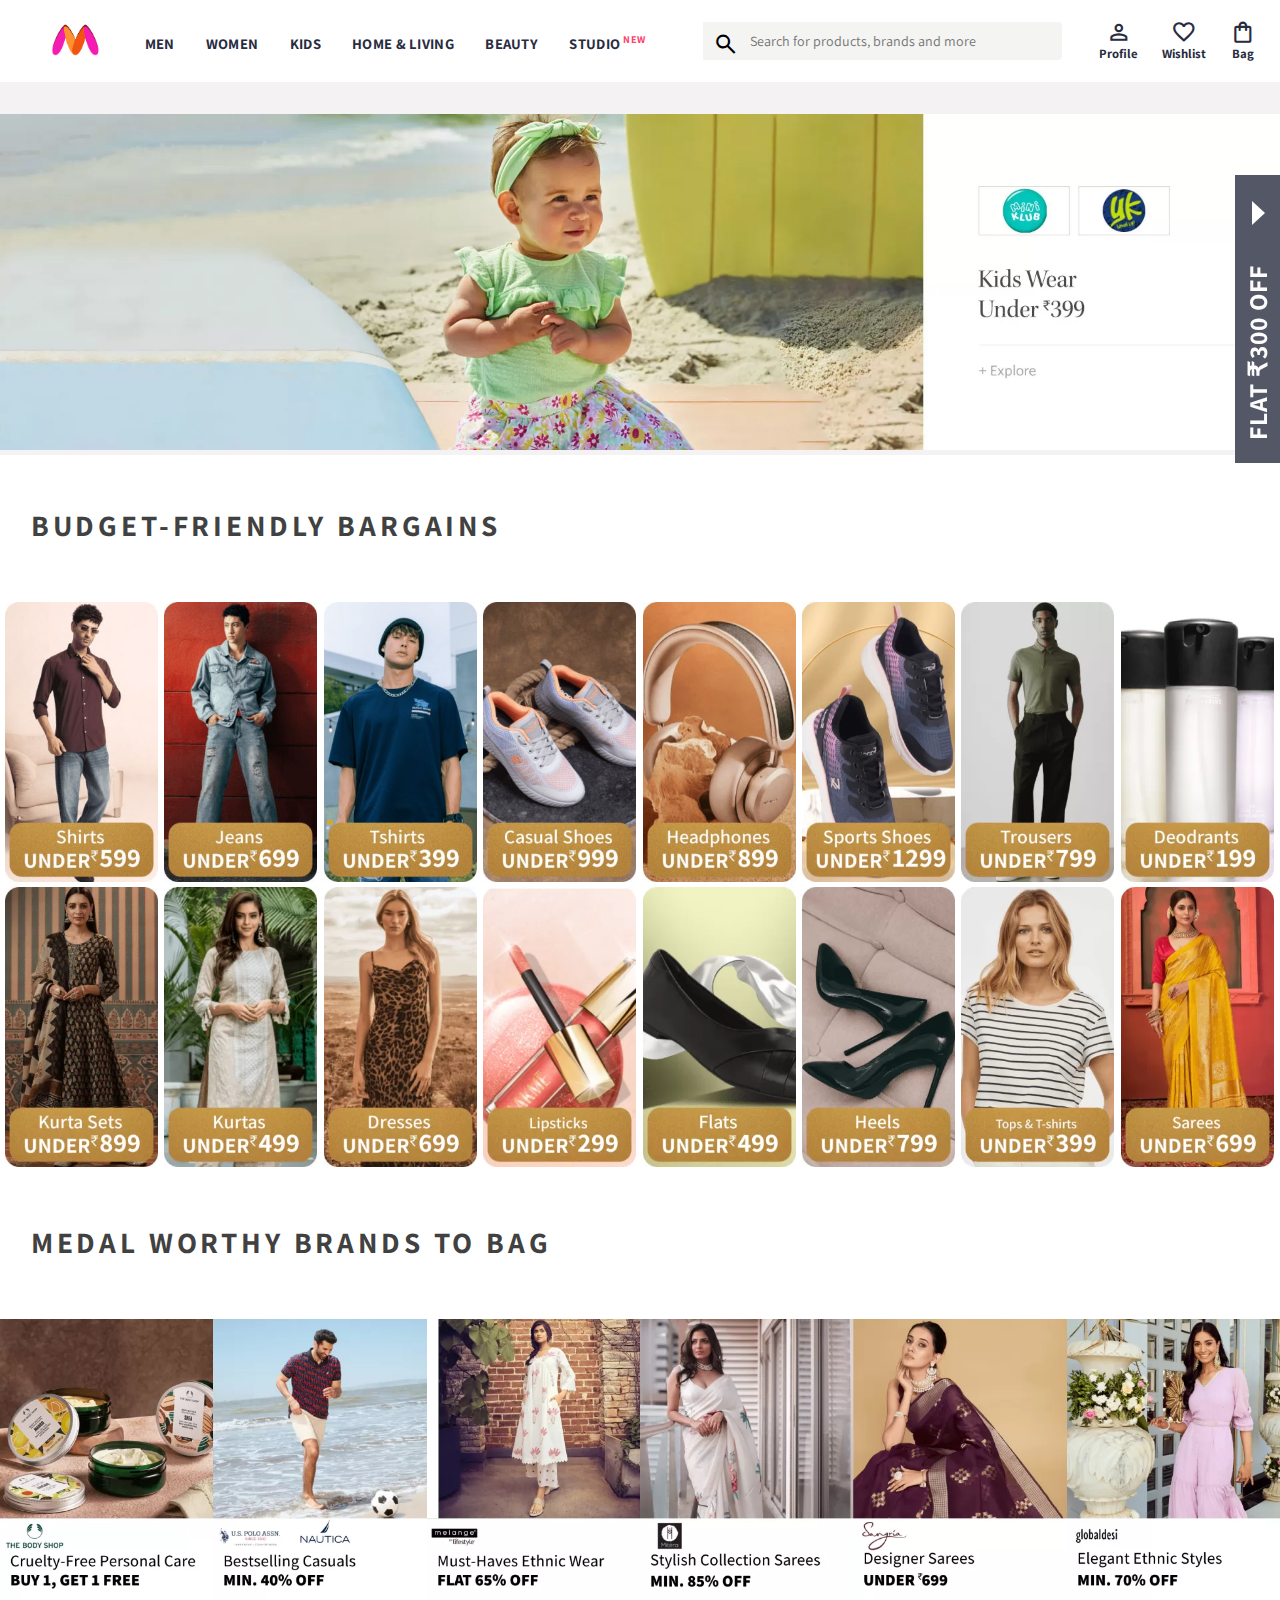
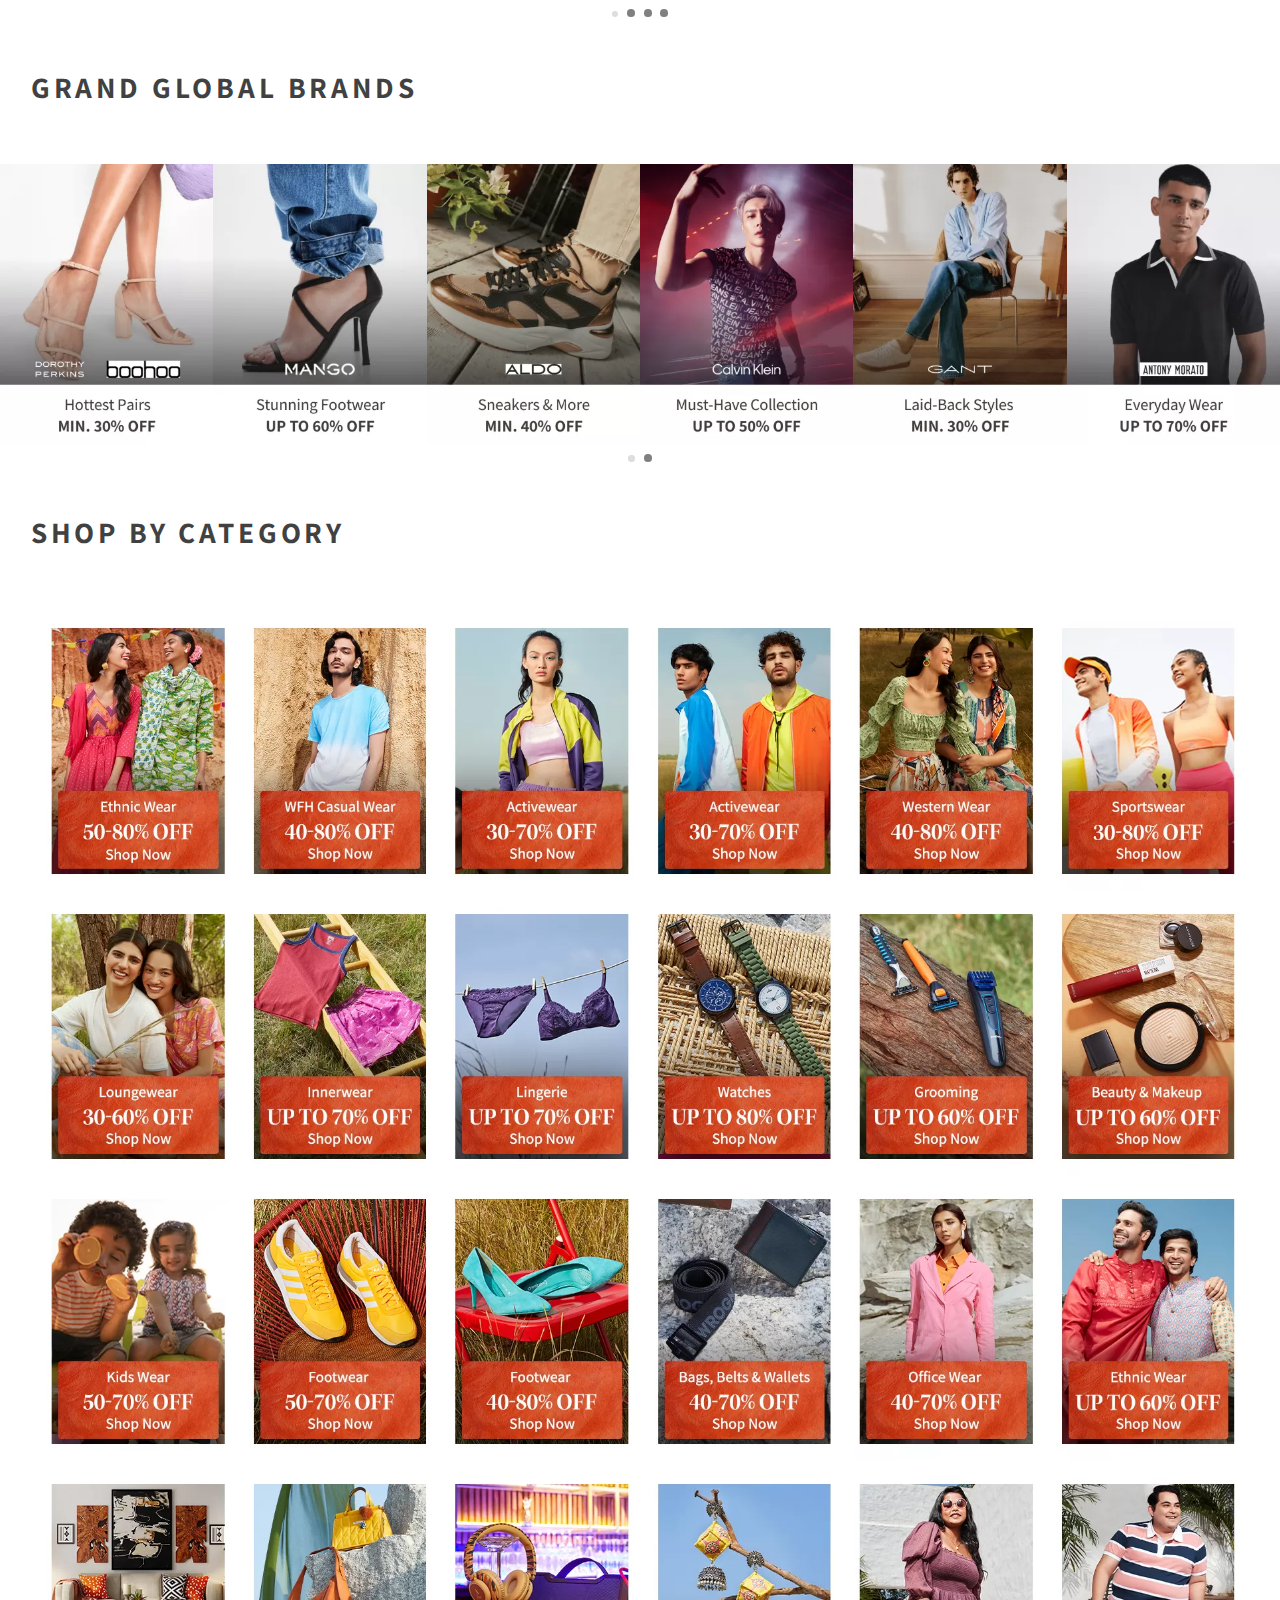
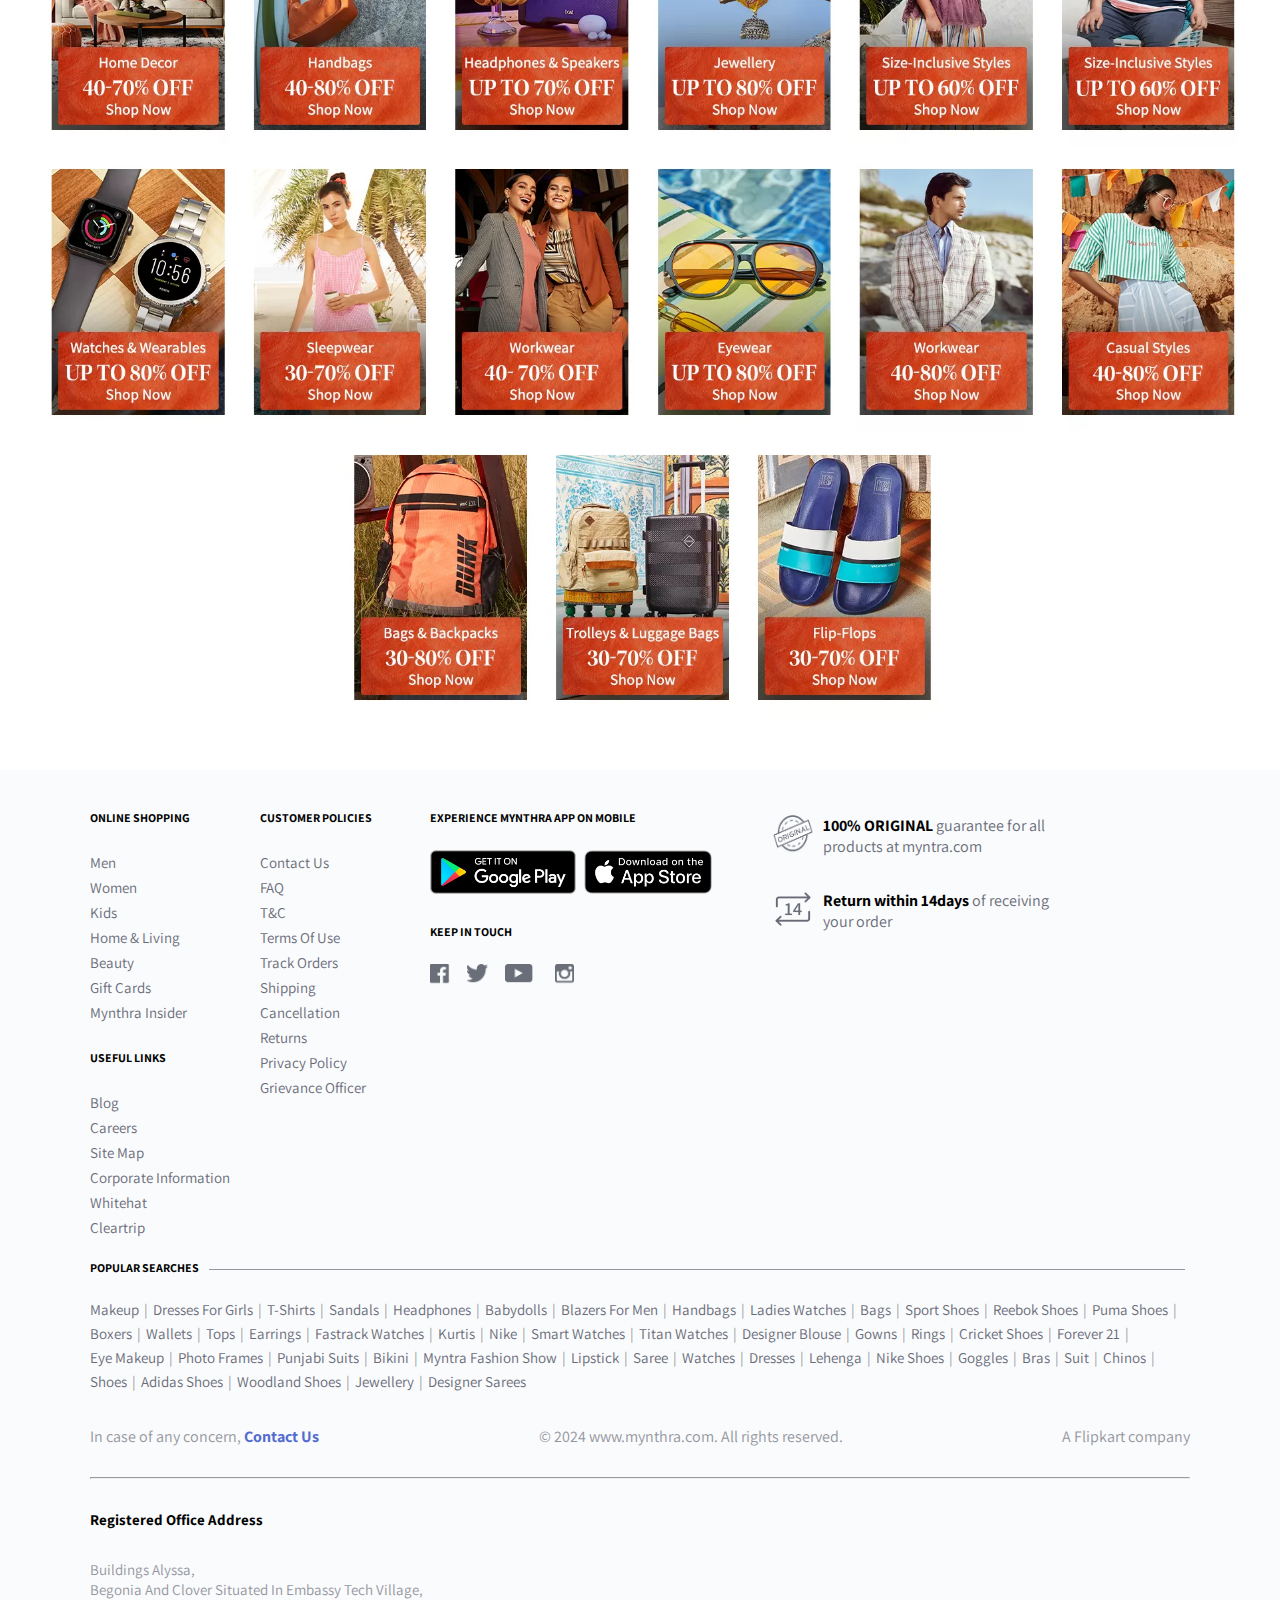
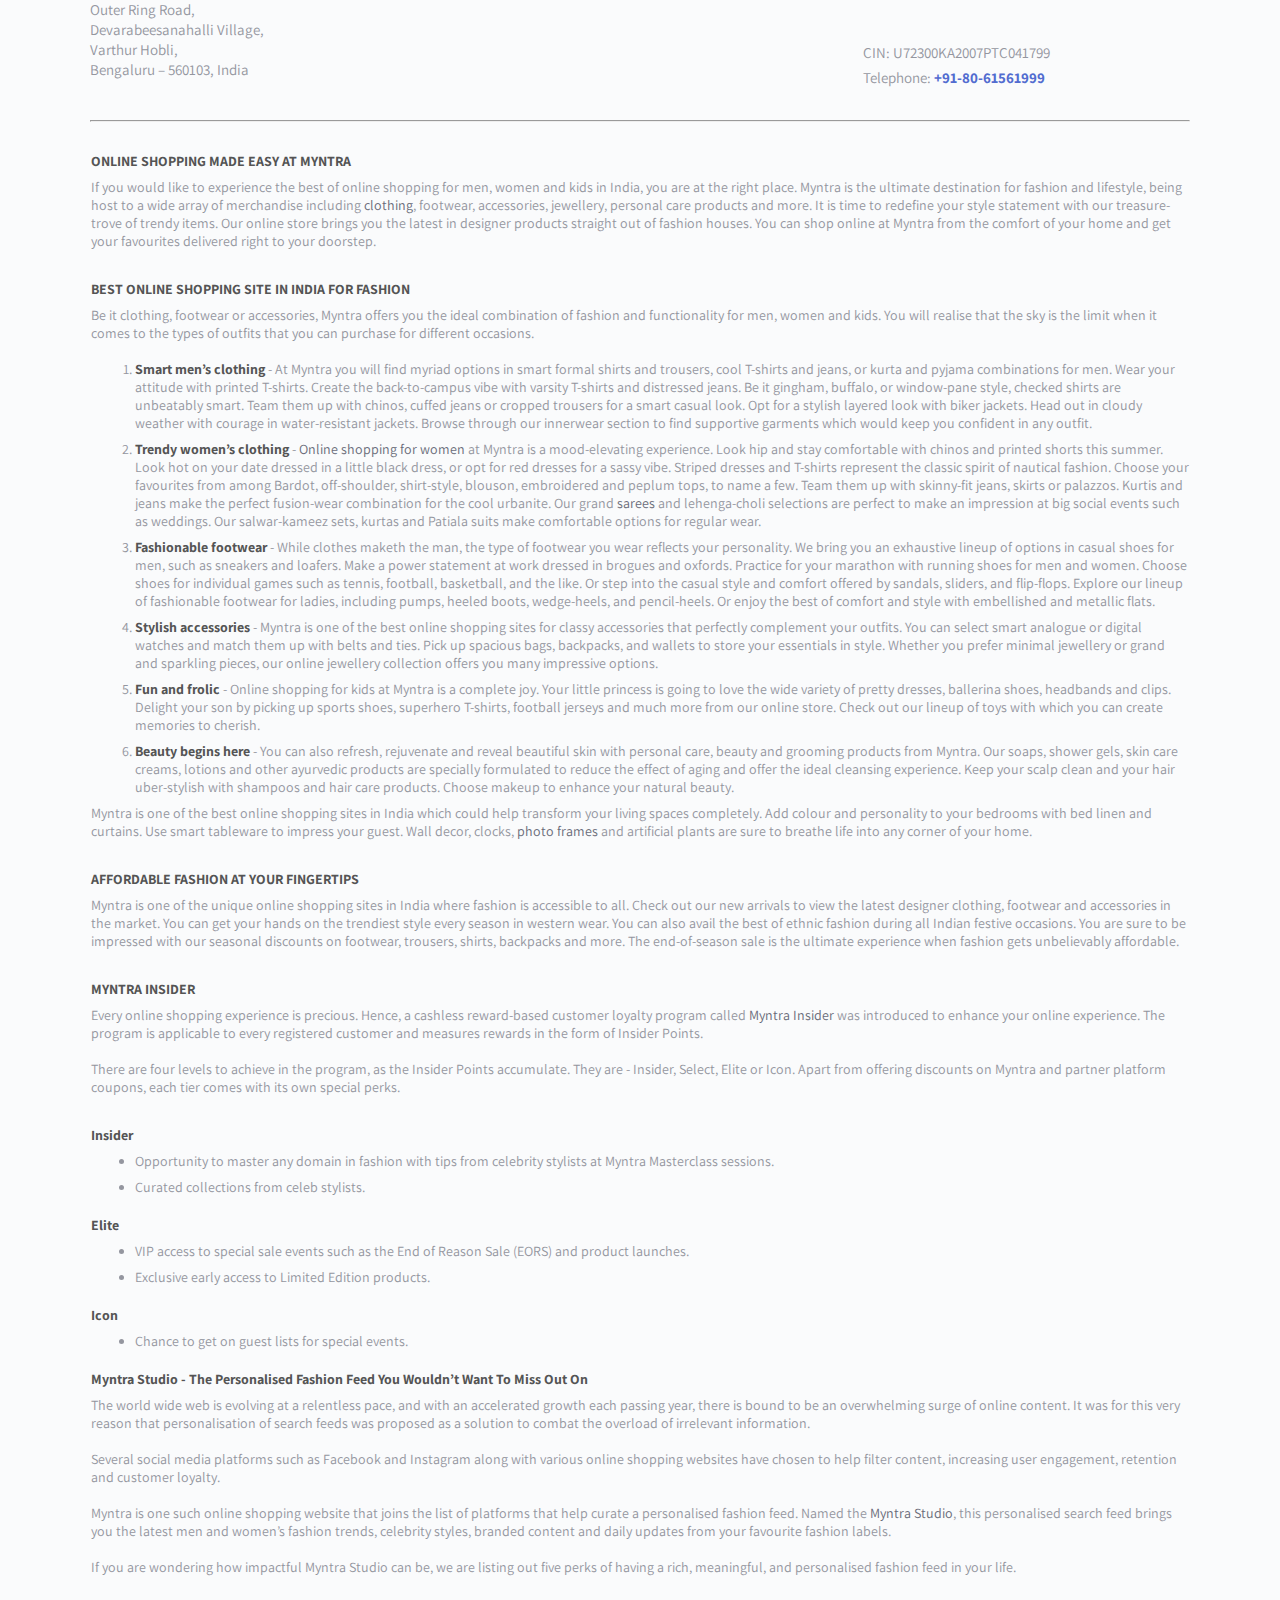
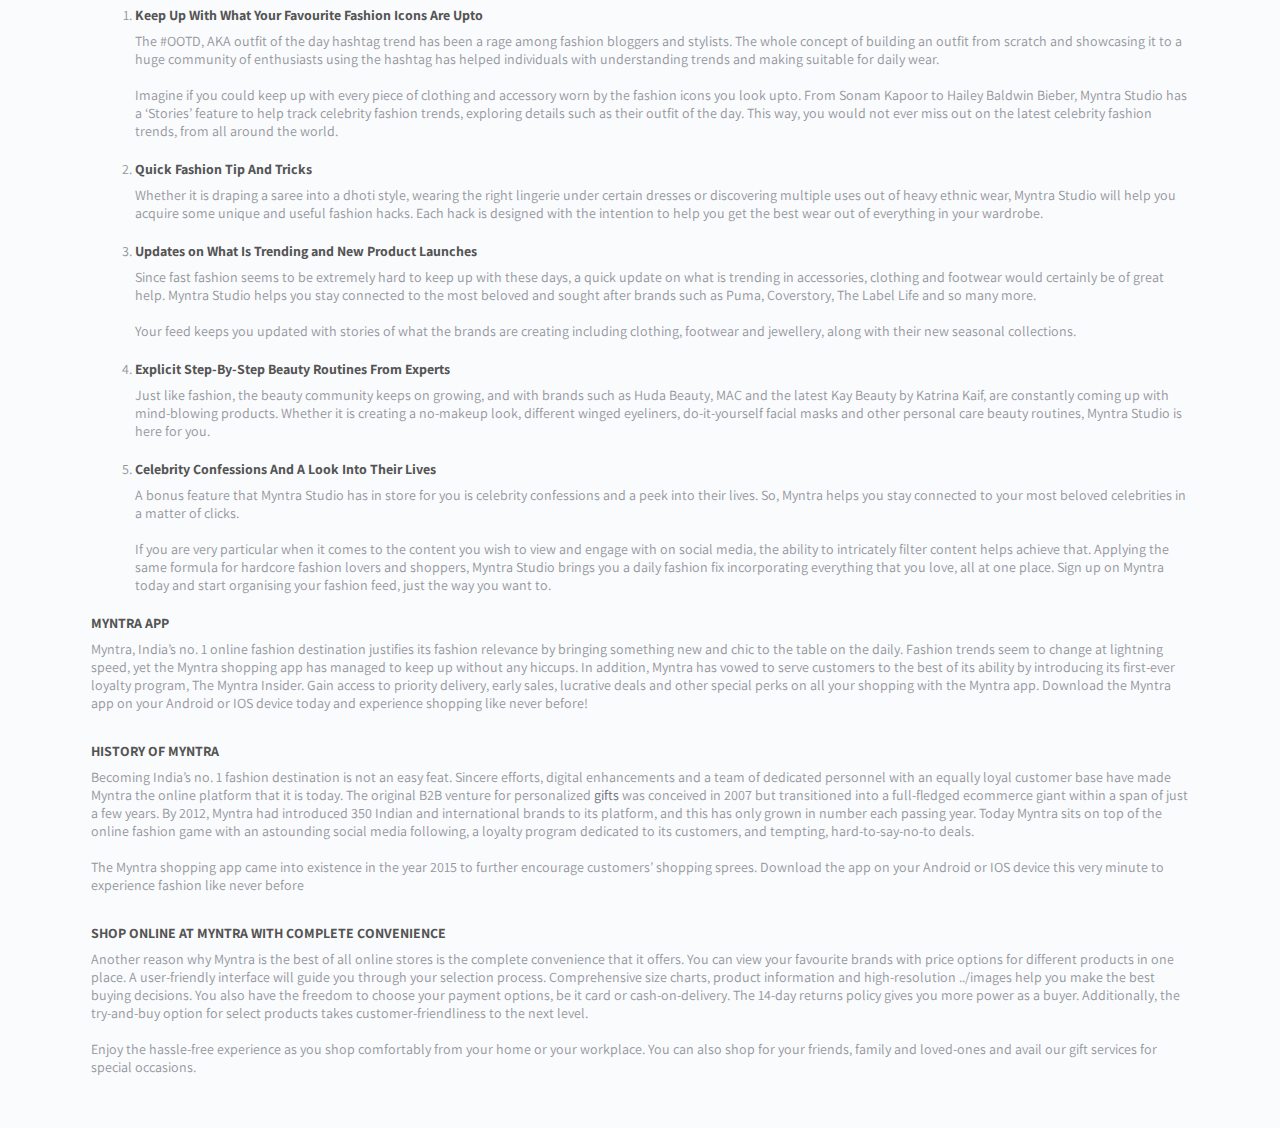
<file: pages/kids.html>
<!DOCTYPE html>
<html lang="en">
<head>
    <meta charset="UTF-8">
    <meta name="viewport" content="width=device-width, initial-scale=1.0">
    <link rel="stylesheet" href="../style.css">
    <link rel="preconnect" href="https://fonts.googleapis.com">
    <link rel="preconnect" href="https://fonts.gstatic.com" crossorigin>
    <link href="https://fonts.googleapis.com/css2?family=Assistant:wght@200..800&display=swap" rel="stylesheet">
    <link rel="icon" type="image/png" href="[data-uri]" sizes="64x64">
    <link rel="stylesheet" href="https://fonts.googleapis.com/css2?family=Material+Symbols+Outlined:opsz,wght,FILL,GRAD@20..48,100..700,0..1,-50..200" />
    <title>Kids Clothing - Buy Kids Clothes, Dresses & Bottom wear Online in India</title>
</head>
<body>
    <header>
        <div class="logo_container">
            <a href="../index.html"><img class="mynthra_home" src="../images/Myntra_logo.png" alt="mynthra homepage" /></a>
        </div>
        <nav class="nav_bar">
            <a class="men" href="men.html">Men</a>
            <a class="women" href="women.html">Women</a>
            <a class="kids" href="kids.html">Kids</a>
            <a class="home" href="home&living.html">Home & Living</a>
            <a class="beauty" href="beauty.html">Beauty</a>
            <a class="studio" href="studio.html">Studio <sup>New</sup></a>
        </nav>
        <div class="search_bar">
            <span class="material-symbols-outlined search_icon">search</span>
            <input type="text" class="search_input" placeholder="Search for products, brands and more">
        </div>
        <div class="action_bar">
            <div class="action_container">
                <a class="icon-flex" href="profile.html">
                    <span class="material-symbols-outlined">person</span>
                    <span>Profile</span>
                </a>
            </div>
            <div class="action_container">
                <a class="icon-flex" href="wishlist.html">
                    <span class="material-symbols-outlined">favorite</span>
                    <span>Wishlist</span>
                </a>
            </div>
            <div class="action_container bag">
                <a class="icon-flex" href="bag.html">
                    <span class="material-symbols-outlined">shopping_bag</span>
                    <span>Bag</span>
                    <span class="bagitemscount"></span>
                </a>
            </div>
        </div>
    </header>
    <section class="hoverboxcontainer">
        <div class="menhoverbox">
                <div class="flex-row">
                    <div>
                        <h3><a href="products.html">Topwear</a></h3>
                        <a class="item" href="products.html">T-Shirts</a>
                        <a class="item" href="products.html">Casual Shirts</a>
                        <a class="item" href="products.html">Formal Shirts</a>
                        <a class="item" href="products.html">Sweatshirts</a>
                        <a class="item" href="products.html">Sweaters</a>
                        <a class="item" href="products.html">Jackets</a>
                        <a class="item" href="products.html">Blazers & Coats</a>
                        <a class="item" href="products.html">Suits</a>
                        <a class="item" href="products.html">Rain Jackets</a>
                    </div>
                    <hr class="rowhr">
                    <div>
                        <h3><a href="products.html">Indian & Festive Wear</a></h3>
                        <a class="item" href="products.html">Kurtas & Kurta Sets</a>
                        <a class="item" href="products.html">Sherwanis</a>
                        <a class="item" href="products.html">Nehru Jackets</a>
                        <a class="item" href="products.html">Dhotis</a>
                    </div>
                </div>
                <div class="flex-row">
                    <div>
                        <h3><a href="products.html">Bottomwear</a></h3>
                        <a class="item" href="products.html">Jeans</a>
                        <a class="item" href="products.html">Casual Trousers</a>
                        <a class="item" href="products.html">Formal Trousers</a>
                        <a class="item" href="products.html">Shorts</a>
                        <a class="item" href="products.html">Track Pants & Joggers</a>
                    </div>
                    <hr class="rowhr">
                    <div>
                        <h3><a href="products.html">Innerwear & Sleepwear</a></h3>
                        <a class="item" href="products.html">Briefs & Trunks</a>
                        <a class="item" href="products.html">Boxers</a>
                        <a class="item" href="products.html">Vests</a>
                        <a class="item" href="products.html">Sleepwear & Loungewear</a>
                        <a class="item" href="products.html">Thermals</a>
                    </div>
                    <hr class="rowhr">
                    <div>
                        <h3><a href="products.html">Plus Size</a></h3>
                    </div>
                </div>
                <div class="flex-row">
                    <div>
                        <h3><a href="products.html">Footwear</a></h3>
                        <a class="item" href="products.html">Casual Shoes</a>
                        <a class="item" href="products.html">Sports Shoes</a>
                        <a class="item" href="products.html">Formal Shoes</a>
                        <a class="item" href="products.html">Sneakers</a>
                        <a class="item" href="products.html">Sandals & Floaters</a>
                        <a class="item" href="products.html">Flip Flops</a>
                        <a class="item" href="products.html">Socks</a>
                    </div>
                    <hr class="rowhr">
                    <div>
                        <h3 class="singleh3"><a href="products.html">Personal Care & Grooming</a></h3>
                        <h3 class="singleh3"><a href="products.html">Sunglasses & Frames</a></h3>
                        <h3 class="singleh3"><a href="products.html">Watches</a></h3>
                    </div>
                </div>
                <div class="flex-row">
                    <div>
                        <h3><a href="products.html">Sports & Active Wear</a></h3>
                        <a class="item" href="products.html">Sports Shoes</a>
                        <a class="item" href="products.html">Sports Sandals</a>
                        <a class="item" href="products.html">Active T-Shirts</a>
                        <a class="item" href="products.html">Track Pants & Shorts</a>
                        <a class="item" href="products.html">Tracksuits</a>
                        <a class="item" href="products.html">Jackets & Sweatshirts</a>
                        <a class="item" href="products.html">Sports Accessories</a>
                        <a class="item" href="products.html">Swimwear</a>
                    </div>
                    <hr class="rowhr">
                    <div>
                        <h3><a href="products.html">Gadgets</a></h3>
                        <a class="item" href="products.html">Smart Wearables</a>
                        <a class="item" href="products.html">Fitness Gadgets</a>
                        <a class="item" href="products.html">Headphones</a>
                        <a class="item" href="products.html">Speakers</a>
                    </div>
                </div>
                <div class="flex-row">
                    <div>
                        <h3><a href="products.html">Fashion Accessories</a></h3>
                        <a class="item" href="products.html">Wallets</a>
                        <a class="item" href="products.html">Belts</a>
                        <a class="item" href="products.html">Perfumes & Body Mists</a>
                        <a class="item" href="products.html">Trimmers</a>
                        <a class="item" href="products.html">Deodorants</a>
                        <a class="item" href="products.html">Ties, Cufflinks & Pocket Squares</a>
                        <a class="item" href="products.html">Accessory Gift Sets</a>
                        <a class="item" href="products.html">Caps & Hats</a>
                        <a class="item" href="products.html">Mufflers, Scarves & Gloves</a>
                        <a class="item" href="products.html">Phone Cases</a>
                        <a class="item" href="products.html">Rings & Wristwear</a>
                        <a class="item" href="products.html">Helmets</a>
                    </div>
                    <hr class="rowhr">
                    <div>
                        <h3 class="singleh3"><a href="products.html">Bags & Backpacks</a></h3>
                        <h3 class="singleh3"><a href="products.html">Luggages & Trolleys</a></h3>
                    </div>
                </div>
        </div>
        <div class="womenhoverbox">
            <div class="women flex-row">
                <div>
                    <h3><a href="products.html">Indian & Fusion Wear</a></h3>
                    <a class="item" href="products.html">Kurtas & Suits</a>
                    <a class="item" href="products.html">Kurtis, Tunics & Tops</a>
                    <a class="item" href="products.html">Sarees</a>
                    <a class="item" href="products.html">Ethnic Wear</a>
                    <a class="item" href="products.html">Leggings, Salwars & Churidars</a>
                    <a class="item" href="products.html">Skirts & Palazzos</a>
                    <a class="item" href="products.html">Dress Materials</a>
                    <a class="item" href="products.html">Lehenga Cholis</a>
                    <a class="item" href="products.html">Dupattas & Shawls</a>
                    <a class="item" href="products.html">Jackets</a>
                    <hr class="rowhr">
                    <h3 class="singleh3"><a href="products.html">Belts, Scarves & More</a></h3>
                    <h3 class="singleh3"><a href="products.html">Watches & Wearables</a></h3>
                </div>
            </div>
            <div class="women flex-row">
                    <div>
                    <h3><a href="products.html">Western Wear</a></h3>
                    <a class="item" href="products.html">Dresses</a>
                    <a class="item" href="products.html">Tops</a>
                    <a class="item" href="products.html">Tshirts</a>
                    <a class="item" href="products.html">Jeans</a>
                    <a class="item" href="products.html">Trousers & Capris</a>
                    <a class="item" href="products.html">Shorts & Skirts</a>
                    <a class="item" href="products.html">Co-ords</a>
                    <a class="item" href="products.html">Playsuits</a>
                    <a class="item" href="products.html">Jumpsuits</a>
                    <a class="item" href="products.html">Shrugs</a>
                    <a class="item" href="products.html">Sweaters & Sweatshirts</a>
                    <a class="item" href="products.html">Jackets & Coats</a>
                    <a class="item" href="products.html">Blazers & Waistcoats</a>
                </div>
                <hr class="rowhr">
                    <h3><a href="products.html">Plus Size</a></h3>
            </div>
            <div class="women flex-row">
                    <h3 class="singleh3"><a href="products.html">Maternity</a></h3>
                    <h3 class="singleh3"><a href="products.html">Sunglasses & Frames</a></h3>
                <div>
                    <h3><a href="products.html">Footwear</a></h3>
                    <a class="item" href="products.html">Flats</a>
                    <a class="item" href="products.html">Casual Shoes</a>
                    <a class="item" href="products.html">Heels</a>
                    <a class="item" href="products.html">Boots</a>
                    <a class="item" href="products.html">Sports Shoes & Floaters</a>
                </div>
                <hr class="rowhr">
                <div>
                    <h3><a href="products.html">Sports & Active Wear</a></h3>
                    <a class="item" href="products.html">Clothing</a>
                    <a class="item" href="products.html">Footwear</a>
                    <a class="item" href="products.html">Sports Accessories</a>
                    <a class="item" href="products.html">Sports Equipment</a>
                </div>
            </div>
            <div class="women flex-row">
                <div>
                    <h3><a href="products.html">Lingerie & Sleepwear</a></h3>
                    <a class="item" href="products.html">Bra</a>
                    <a class="item" href="products.html">Briefs</a>
                    <a class="item" href="products.html">Shapewear</a>
                    <a class="item" href="products.html">Sleepwear & Loungewear</a>
                    <a class="item" href="products.html">Swimwear</a>
                    <a class="item" href="products.html">Camisoles & Thermals</a>
                </div>
                <hr class="rowhr">
                <div>
                    <h3><a href="products.html">Beauty & Personal Care</a></h3>
                    <a class="item" href="products.html">Makeup</a>
                    <a class="item" href="products.html">Skincare</a>
                    <a class="item" href="products.html">Premium Beauty</a>
                    <a class="item" href="products.html">Lipsticks</a>
                    <a class="item" href="products.html">Fragrances</a>
                </div>
            </div>
            <div class="women flex-row">
                <div>
                    <h3><a href="products.html">Gadgets</a></h3>
                    <a class="item" href="products.html">Smart Wearables</a>
                    <a class="item" href="products.html">Fitness Gadgets</a>
                    <a class="item" href="products.html">Headphones</a>
                    <a class="item" href="products.html">Speakers</a>
                </div>
                <hr class="rowhr">
                <div>
                    <h3><a href="products.html">Jewellery</a></h3>
                    <a class="item" href="products.html">Fashion Jewellery</a>
                    <a class="item" href="products.html">Fine Jewellery</a>
                    <a class="item" href="products.html">Earrings</a>
                </div>
                <hr class="rowhr">
                    <h3 class="singleh3"><a href="products.html">Bags & Backpacks</a></h3>
                    <h3 class="singleh3"><a href="products.html">Handbags, Bags & Wallets</a></h3>
                    <h3 class="singleh3"><a href="products.html">Luggages & Trolleys</a></h3>
            </div>
        </div>
        <div class="kidshoverbox">
            <div class="kids flex-row">
                <h3><a href="products.html">Boys Clothing</a></h3>
                <a class="item" href="products.html">T-Shirts</a>
                <a class="item" href="products.html">Shirts</a>
                <a class="item" href="products.html">Shorts</a>
                <a class="item" href="products.html">Jeans</a>
                <a class="item" href="products.html">Trousers</a>
                <a class="item" href="products.html">Clothing Sets</a>
                <a class="item" href="products.html">Ethnic Wear</a>
                <a class="item" href="products.html">Track Pants & Pyjamas</a>
                <a class="item" href="products.html">Jacket, Sweater & Sweatshirts</a>
                <a class="item" href="products.html">Party Wear</a>
                <a class="item" href="products.html">Innerwear & Thermals</a>
                <a class="item" href="products.html">Nightwear & Loungewear</a>
                <a class="item" href="products.html">Value Packs</a>
        </div>
        <div class="kids flex-row">
                <h3><a href="products.html">Girls Clothing</a></h3>
                <a class="item" href="products.html">Dresses</a>
                <a class="item" href="products.html">Tops</a>
                <a class="item" href="products.html">Tshirts</a>
                <a class="item" href="products.html">Clothing Sets</a>
                <a class="item" href="products.html">Lehenga Choli</a>
                <a class="item" href="products.html">Kurta Sets</a>
                <a class="item" href="products.html">Party Wear</a>
                <a class="item" href="products.html">Dungarees & Jumpsuits</a>
                <a class="item" href="products.html">Skirts & Shorts</a>
                <a class="item" href="products.html">Tights & Leggings</a>
                <a class="item" href="products.html">Jeans, Trousers & Capris</a>
                <a class="item" href="products.html">Jacket, Sweater & Sweatshirts</a>
                <a class="item" href="products.html">Innerwear & Thermals</a>
                <a class="item" href="products.html">Nightwear & Loungewear</a>
                <a class="item" href="products.html">Value Packs</a>
        </div>
        <div class="kids flex-row">
            <div>
                <h3><a href="products.html">Footwear</a></h3>
                <a class="item" href="products.html">Casual Shoes</a>
                <a class="item" href="products.html">Flipflops</a>
                <a class="item" href="products.html">Sports Shoes</a>
                <a class="item" href="products.html">Flats</a>
                <a class="item" href="products.html">Sandals</a>
                <a class="item" href="products.html">Heels</a>
                <a class="item" href="products.html">School Shoes</a>
                <a class="item" href="products.html">Socks</a>
            </div>
            <hr class="rowhr">
            <div>
                <h3><a href="products.html">Toys & Games</a></h3>
                <a class="item" href="products.html">Learning & Development</a>
                <a class="item" href="products.html">Activity Toys</a>
                <a class="item" href="products.html">Soft Toys</a>
                <a class="item" href="products.html">Action Figure / Play Set</a>
            </div>
        </div>
        <div class="kids flex-row">
            <div>
                <h3><a href="products.html">Infants</a></h3>
                <a class="item" href="products.html">Bodysuits</a>
                <a class="item" href="products.html">Rompers & Sleepsuits</a>
                <a class="item" href="products.html">Clothing Sets</a>
                <a class="item" href="products.html">Tshirts & Tops</a>
                <a class="item" href="products.html">Dresses</a>
                <a class="item" href="products.html">Bottom Wear</a>
                <a class="item" href="products.html">Winter Wear</a>
                <a class="item" href="products.html">Innerwear & Sleepwear</a>
                <a class="item" href="products.html">Infant Care</a>
            </div>
            <hr class="rowhr">
                <h3 class="singleh3"><a href="products.html">Home & Bath</a></h3>
                <h3 class="singleh3"><a href="products.html">Personal Care</a></h3>
        </div>
        <div class="kids flex-row">
            <div>
                <h3><a href="products.html">Kids Accessories</a></h3>
                <a class="item" href="products.html">Bags & Backpacks</a>
                <a class="item" href="products.html">Watches</a>
                <a class="item" href="products.html">Jewellery & Hair Accessory</a>
                <a class="item" href="products.html">Sunglasses</a>
                <a class="item" href="products.html">Masks & Protective Gears</a>
                <a class="item" href="products.html">Caps & Hats</a>
            </div>
            <hr class="rowhr">
            <div>
                <h3><a href="products.html">Brands</a></h3>
                <a class="item" href="products.html">H&M</a>
                <a class="item" href="products.html">Max Kids</a>
                <a class="item" href="products.html">Pantaloons</a>
                <a class="item" href="products.html">United Colors Of Benetton Kids</a>
                <a class="item" href="products.html">YK</a>
                <a class="item" href="products.html">U.S. Polo Assn. Kids</a>
                <a class="item" href="products.html">Mothercare</a>
                <a class="item" href="products.html">HRX</a>
            </div>
        </div>
        </div>
        <div class="homehoverbox">
            <div class="home flex-row">
                <div>
                    <h3><a href="products.html">Bed Linen & Furnishing</a></h3>
                    <a class="item" href="products.html">Bed Runners</a>
                    <a class="item" href="products.html">Mattress Protectors</a>
                    <a class="item" href="products.html">Bedsheets</a>
                    <a class="item" href="products.html">Bedding Sets</a>
                    <a class="item" href="products.html">Blankets, Quilts & Dohars</a>
                    <a class="item" href="products.html">Pillows & Pillow Covers</a>
                    <a class="item" href="products.html">Bed Covers</a>
                    <a class="item" href="products.html">Diwan Sets</a>
                    <a class="item" href="products.html">Chair Pads & Covers</a>
                    <a class="item" href="products.html">Sofa Covers</a>
                </div>
                <hr class="rowhr">
                <div>
                    <h3><a href="products.html">Flooring</a></h3>
                    <a class="item" href="products.html">Floor Runners</a>
                    <a class="item" href="products.html">Carpets</a>
                    <a class="item" href="products.html">Floor Mats & Dhurries</a>
                    <a class="item" href="products.html">Door Mats</a>
                </div>
            </div>
            <div class="home flex-row">
                <div>
                    <h3><a href="products.html">Bath</a></h3>
                    <a class="item" href="products.html">Bath Towels</a>
                    <a class="item" href="products.html">Hand & Face Towels</a>
                    <a class="item" href="products.html">Beach Towels</a>
                    <a class="item" href="products.html">Towels Set</a>
                    <a class="item" href="products.html">Bath Rugs</a>
                    <a class="item" href="products.html">Bath Robes</a>
                    <a class="item" href="products.html">Bathroom Accessories</a>
                    <a class="item" href="products.html">Shower Curtains</a>
                </div>
                <hr class="rowhr">
                <div>
                    <h3><a href="products.html">Lamps & Lighting</a></h3>
                    <a class="item" href="products.html">Floor Lamps</a>
                    <a class="item" href="products.html">Ceiling Lamps</a>
                    <a class="item" href="products.html">Table Lamps</a>
                    <a class="item" href="products.html">Wall Lamps</a>
                    <a class="item" href="products.html">Outdoor Lamps</a>
                    <a class="item" href="products.html">String Lights</a>
                </div>
            </div>
            <div class="home flex-row">
                <div>
                    <h3><a href="products.html">Home Décor</a></h3>
                    <a class="item" href="products.html">Plants & Planters</a>
                    <a class="item" href="products.html">Aromas & Candles</a>
                    <a class="item" href="products.html">Clocks</a>
                    <a class="item" href="products.html">Mirrors</a>
                    <a class="item" href="products.html">Wall Décor</a>
                    <a class="item" href="products.html">Festive Decor</a>
                    <a class="item" href="products.html">Pooja Essentials</a>
                    <a class="item" href="products.html">Wall Shelves</a>
                    <a class="item" href="products.html">Fountains</a>
                    <a class="item" href="products.html">Showpieces & Vases</a>
                    <a class="item" href="products.html">Ottoman</a>
                </div>
                <hr class="rowhr">
                    <h3 class="singleh3"><a class="item" href="products.html">Cushions & Cushion Covers</a></h3>
                    <h3 class="singleh3"><a class="item" href="products.html">Curtains</a></h3>
            </div>
            <div class="home flex-row">
                    <h3 class="singleh3"><a class="item" href="products.html">Home Gift Sets</a></h3>
                <div>
                    <h3><a href="products.html">Kitchen & Table</a></h3>
                    <a class="item" href="products.html">Table Runners</a>
                    <a class="item" href="products.html">Dinnerware & Serveware</a>
                    <a class="item" href="products.html">Cups and Mugs</a>
                    <a class="item" href="products.html">Bakeware & Cookware</a>
                    <a class="item" href="products.html">Kitchen Storage & Tools</a>
                    <a class="item" href="products.html">Bar & Drinkware</a>
                    <a class="item" href="products.html">Table Covers & Furnishings</a>
                </div>
                <hr class="rowhr">
                <div>
                    <h3><a href="products.html">Storage</a></h3>
                    <a class="item" href="products.html">Bins</a>
                    <a class="item" href="products.html">Hangers</a>
                    <a class="item" href="products.html">Organisers</a>
                    <a class="item" href="products.html">Hooks & Holders</a>
                    <a class="item" href="products.html">Laundry Bags</a>
                </div>
            </div>
            <div class="home flex-row">
                <div>
                    <h3><a href="products.html">Brands</a></h3>
                    <a class="item" href="products.html">H&M</a>
                    <a class="item" href="products.html">Marks & Spencer</a>
                    <a class="item" href="products.html">Home Centre</a>
                    <a class="item" href="products.html">Spaces</a>
                    <a class="item" href="products.html">D'Decor</a>
                    <a class="item" href="products.html">Story@Home</a>
                    <a class="item" href="products.html">Pure Home & Living</a>
                    <a class="item" href="products.html">Swayam</a>
                    <a class="item" href="products.html">Raymond Home</a>
                    <a class="item" href="products.html">Maspar</a>
                    <a class="item" href="products.html">My Trident</a>
                    <a class="item" href="products.html">Cortina</a>
                    <a class="item" href="products.html">Random</a>
                    <a class="item" href="products.html">Ellementry</a>
                    <a class="item" href="products.html">ROMEE</a>
                    <a class="item" href="products.html">SEJ by Nisha Gupta</a>
                </div>
            </div>
        </div>
        <div class="beautyhoverbox">
            <div class="beauty flex-row">
                <div>
                    <h3><a href="products.html">Makeup</a></h3>
                    <a class="item" href="products.html">Lipstick</a>
                    <a class="item" href="products.html">Lip Gloss</a>
                    <a class="item" href="products.html">Lip Liner</a>
                    <a class="item" href="products.html">Mascara</a>
                    <a class="item" href="products.html">Eyeliner</a>
                    <a class="item" href="products.html">Kajal</a>
                    <a class="item" href="products.html">Eyeshadow</a>
                    <a class="item" href="products.html">Foundation</a>
                    <a class="item" href="products.html">Primer</a>
                    <a class="item" href="products.html">Concealer</a>
                    <a class="item" href="products.html">Compact</a>
                    <a class="item" href="products.html">Nail Polish</a>
                </div>
            </div>
            <div class="beauty flex-row">
                <div>
                    <h3><a href="products.html">Skincare, Bath & Body</a></h3>
                    <a class="item" href="products.html">Face Moisturiser</a>
                    <a class="item" href="products.html">Cleanser</a>
                    <a class="item" href="products.html">Masks & Peel</a>
                    <a class="item" href="products.html">Sunscreen</a>
                    <a class="item" href="products.html">Serum</a>
                    <a class="item" href="products.html">Face Wash</a>
                    <a class="item" href="products.html">Eye Cream</a>
                    <a class="item" href="products.html">Lip Balm</a>
                    <a class="item" href="products.html">Body Lotion</a>
                    <a class="item" href="products.html">Body Wash</a>
                    <a class="item" href="products.html">Body Scrub</a>
                    <a class="item" href="products.html">Hand Cream</a>
                </div>
                <hr class="rowhr">
                <div>
                    <h3 class="singleh3"><a href="products.html">Baby Care</a></h3>
                    <h3 class="singleh3"><a href="products.html">Masks</a></h3>
                </div>
            </div>
            <div class="beauty flex-row">
                <div>
                    <h3><a href="products.html">Haircare</a></h3>
                    <a class="item" href="products.html">Shampoo</a>
                    <a class="item" href="products.html">Conditioner</a>
                    <a class="item" href="products.html">Hair Cream</a>
                    <a class="item" href="products.html">Hair Oil</a>
                    <a class="item" href="products.html">Hair Gel</a>
                    <a class="item" href="products.html">Hair Color</a>
                    <a class="item" href="products.html">Hair Serum</a>
                    <a class="item" href="products.html">Hair Accessory</a>
                </div>
                <hr class="rowhr">
                <div>
                    <h3><a href="products.html">Fragrances</a></h3>
                    <a class="item" href="products.html">Perfume</a>
                    <a class="item" href="products.html">Deodorant</a>
                    <a class="item" href="products.html">Body Mist</a>
                </div>
            </div>
            <div class="beauty flex-row">
                <div>
                    <h3><a href="products.html">Appliances</a></h3>
                    <a class="item" href="products.html">Hair Straightener</a>
                    <a class="item" href="products.html">Hair Dryer</a>
                    <a class="item" href="products.html">Epilator</a>
                </div>
                <hr class="rowhr">
                <div>
                    <h3><a href="products.html">Men's Grooming</a></h3>
                    <a class="item" href="products.html">Trimmers</a>
                    <a class="item" href="products.html">Beard Oil</a>
                    <a class="item" href="products.html">Hair Wax</a>
                </div>
                <hr class="rowhr">
                <div>
                    <h3><a href="products.html">Beauty Gift & Makeup Set</a></h3>
                    <a class="item" href="products.html">Beauty Gift</a>
                    <a class="item" href="products.html">Makeup Kit</a>
                </div>
                <hr class="rowhr">
                    <h3 class="singleh3"><a href="products.html">Premium Beauty</a></h3>
                    <h3 class="singleh3"><a href="products.html">Wellness & Hygiene</a></h3>
            </div>
                <div class="beauty flex-row">
                    <h3><a href="products.html">Top Brands</a></h3>
                    <a class="item" href="products.html">Lakme</a>
                    <a class="item" href="products.html">Maybelline</a>
                    <a class="item" href="products.html">LOreal</a>
                    <a class="item" href="products.html">Philips</a>
                    <a class="item" href="products.html">Bath & Body Works</a>
                    <a class="item" href="products.html">THE BODY SHOP</a>
                    <a class="item" href="products.html">Biotique</a>
                    <a class="item" href="products.html">Mamaearth</a>
                    <a class="item" href="products.html">MCaffeine</a>
                    <a class="item" href="products.html">Nivea</a>
                    <a class="item" href="products.html">Lotus Herbals</a>
                    <a class="item" href="products.html">LOreal Professionnel</a>
                    <a class="item" href="products.html">KAMA AYURVEDA</a>
                    <a class="item" href="products.html">M.A.C</a>
                    <a class="item" href="products.html">Forest Essentials</a>
            </div>
        </div>
        <div class="studiohoverbox">
            <div class="mynthra_studio">
                <img class="mynthra_studio_img" src="../images/Myntra_logo.png"> 
                <h4>Studio</h4>
            </div>
                <p>Your daily inspiration for everything fashion</p>
                <div class="studioimgs">
                <img src="../images/bargains/1.shirts.jfif">
                <img src="../images/bargains/2. jeans.jfif">
                <img src="../images/bargains/3.Tshirts.jfif">
                <img src="../images/bargains/9.kurta sets.webp" alt="explore studio" />
            </div>
            <a href="studio.html" class="studiolink">EXPLORE STUDIO  <span class="studiolink link"> > </span> </a>
        </div>
    </section>
    <main>
        <div class="banner-container">
           <a href="products.html"><img draggable="false" src="../images/kids banner.webp"></a>
        </div>
        <div class="category-heading">Budget-Friendly Bargains</div>
        <div class="bargain-items">
            <div><a href="products.html"><img draggable="false" src="../images/bargains/1.shirts.jfif"></a></div>
            <div><a href="products.html"><img draggable="false" src="../images/bargains/2. jeans.jfif"></a></div>
            <div><a href="products.html"><img draggable="false" src="../images/bargains/3.Tshirts.jfif"></a></div>
            <div><a href="products.html"><img draggable="false" src="../images/bargains/4.casual shoes.jfif"></a></div>
            <div><a href="products.html"><img draggable="false" src="../images/bargains/5.head phones.jfif"></a></div>
            <div><a href="products.html"><img draggable="false" src="../images/bargains/6.sport shoes.webp"></a></div>
            <div><a href="products.html"><img draggable="false" src="../images/bargains/7.trousers.webp"></a></div>
            <div><a href="products.html"><img draggable="false" src="../images/bargains/8.deodrants.webp"></a></div>
            <div><a href="products.html"><img draggable="false" src="../images/bargains/9.kurta sets.webp"></a></div>
            <div><a href="products.html"><img draggable="false" src="../images/bargains/10.kurtas.webp"></a></div>
            <div><a href="products.html"><img draggable="false" src="../images/bargains/11.dresses.webp"></a></div>
            <div><a href="products.html"><img draggable="false" src="../images/bargains/12.lipsticks.webp"></a></div>
            <div><a href="products.html"><img draggable="false" src="../images/bargains/13.flats.webp"></a></div>
            <div><a href="products.html"><img draggable="false" src="../images/bargains/14.heels.webp"></a></div>
            <div><a href="products.html"><img draggable="false" src="../images/bargains/15.tops&tshirts.webp"></a></div>
            <div><a href="products.html"><img draggable="false" src="../images/bargains/16.sarees.webp"></a></div>
        </div>
        <div class="category-heading">Medal Worthy brands to bag</div>
        <div class="carousel-container">
            <div class="offer-items carousel-slide">
                <div><a href="products.html"><img class="offer-img" draggable="false" src="../images/offers/1.webp"></a></div>
                <div><a href="products.html"><img class="offer-img" draggable="false" src="../images/offers/2.webp"></a></div>
                <div><a href="products.html"><img class="offer-img" draggable="false" src="../images/offers/3.webp"></a></div>
                <div><a href="products.html"><img class="offer-img" draggable="false" src="../images/offers/4.webp"></a></div>
                <div><a href="products.html"><img class="offer-img" draggable="false" src="../images/offers/5.webp"></a></div>
                <div><a href="products.html"><img class="offer-img" draggable="false" src="../images/offers/6.webp"></a></div>
                <div><a href="products.html"><img class="offer-img" draggable="false" src="../images/offers/7.webp"></a></div>
                <div><a href="products.html"><img class="offer-img" draggable="false" src="../images/offers/8.webp"></a></div>
                <div><a href="products.html"><img class="offer-img" draggable="false" src="../images/offers/9.webp"></a></div>
                <div><a href="products.html"><img class="offer-img" draggable="false" src="../images/offers/10.webp"></a></div>
                <div><a href="products.html"><img class="offer-img" draggable="false" src="../images/offers/11.webp"></a></div>
                <div><a href="products.html"><img class="offer-img" draggable="false" src="../images/offers/12.webp"></a></div>
                <div><a href="products.html"><img class="offer-img" draggable="false" src="../images/offers/13.webp"></a></div>
                <div><a href="products.html"><img class="offer-img" draggable="false" src="../images/offers/14.webp"></a></div>
                <div><a href="products.html"><img class="offer-img" draggable="false" src="../images/offers/15.webp"></a></div>
                <div><a href="products.html"><img class="offer-img" draggable="false" src="../images/offers/16.webp"></a></div>
                <div><a href="products.html"><img class="offer-img" draggable="false" src="../images/offers/17.webp"></a></div>
                <div><a href="products.html"><img class="offer-img" draggable="false" src="../images/offers/18.webp"></a></div>
                <div><a href="products.html"><img class="offer-img" draggable="false" src="../images/offers/19.webp"></a></div>
                <div><a href="products.html"><img class="offer-img" draggable="false" src="../images/offers/20.webp"></a></div>
                <div><a href="products.html"><img class="offer-img" draggable="false" src="../images/offers/21.webp"></a></div>
                <div><a href="products.html"><img class="offer-img" draggable="false" src="../images/offers/22.webp"></a></div>
                <div><a href="products.html"><img class="offer-img" draggable="false" src="../images/offers/23.webp"></a></div>
                <div><a href="products.html"><img class="offer-img" draggable="false" src="../images/offers/24.webp"></a></div>
            </div>
            <div class="carousel-dots">
                <span class="dot" data-slide="0"></span>
                <span class="dot" data-slide="1"></span>
                <span class="dot" data-slide="2"></span>
                <span class="dot" data-slide="3"></span>
            </div>
        </div>
        <div class="category-heading">grand global brands</div>
        <div class="carousel-container">
            <div class="brands offer-items carousel-slide1">
                <div><a href="products.html"><img class="offer-img" draggable="false" src="../images/brands/1.webp"></a></div>
                <div><a href="products.html"><img class="offer-img" draggable="false" src="../images/brands/2.webp"></a></div>
                <div><a href="products.html"><img class="offer-img" draggable="false" src="../images/brands/3.webp"></a></div>
                <div><a href="products.html"><img class="offer-img" draggable="false" src="../images/brands/4.webp"></a></div>
                <div><a href="products.html"><img class="offer-img" draggable="false" src="../images/brands/5.webp"></a></div>
                <div><a href="products.html"><img class="offer-img" draggable="false" src="../images/brands/6.webp"></a></div>
                <div><a href="products.html"><img class="offer-img" draggable="false" src="../images/brands/7.webp"></a></div>
                <div><a href="products.html"><img class="offer-img" draggable="false" src="../images/brands/8.webp"></a></div>
                <div><a href="products.html"><img class="offer-img" draggable="false" src="../images/brands/9.webp"></a></div>
                <div><a href="products.html"><img class="offer-img" draggable="false" src="../images/brands/10.webp"></a></div>
                <div><a href="products.html"><img class="offer-img" draggable="false" src="../images/brands/11.webp"></a></div>
                <div><a href="products.html"><img class="offer-img" draggable="false" src="../images/brands/12.webp"></a></div>
            </div>
            <div class="carousel-dots">
                <span class="branddot"></span>
                <span class="branddot"></span>
            </div>
        </div>
        <div class="category-heading">Shop by category</div>
        <div class="category-items">
            <div class="item"><a href="products.html"><img class="offer-img" draggable="false" src="../images/categories/1.webp"></a></div>
            <div class="item"><a href="products.html"><img class="offer-img" draggable="false" src="../images/categories/2.webp"></a></div>
            <div class="item"><a href="products.html"><img class="offer-img" draggable="false" src="../images/categories/3.webp"></a></div>
            <div class="item"><a href="products.html"><img class="offer-img" draggable="false" src="../images/categories/4.webp"></a></div>
            <div class="item"><a href="products.html"><img class="offer-img" draggable="false" src="../images/categories/5.webp"></a></div>
            <div class="item"><a href="products.html"><img class="offer-img" draggable="false" src="../images/categories/6.webp"></a></div>
            <div class="item"><a href="products.html"><img class="offer-img" draggable="false" src="../images/categories/7.webp"></a></div>
            <div class="item"><a href="products.html"><img class="offer-img" draggable="false" src="../images/categories/8.webp"></a></div>
            <div class="item"><a href="products.html"><img class="offer-img" draggable="false" src="../images/categories/9.webp"></a></div>
            <div class="item"><a href="products.html"><img class="offer-img" draggable="false" src="../images/categories/10.webp"></a></div>
            <div class="item"><a href="products.html"><img class="offer-img" draggable="false" src="../images/categories/11.webp"></a></div>
            <div class="item"><a href="products.html"><img class="offer-img" draggable="false" src="../images/categories/12.webp"></a></div>
            <div class="item"><a href="products.html"><img class="offer-img" draggable="false" src="../images/categories/13.webp"></a></div>
            <div class="item"><a href="products.html"><img class="offer-img" draggable="false" src="../images/categories/14.webp"></a></div>
            <div class="item"><a href="products.html"><img class="offer-img" draggable="false" src="../images/categories/15.webp"></a></div>
            <div class="item"><a href="products.html"><img class="offer-img" draggable="false" src="../images/categories/16.webp"></a></div>
            <div class="item"><a href="products.html"><img class="offer-img" draggable="false" src="../images/categories/17.webp"></a></div>
            <div class="item"><a href="products.html"><img class="offer-img" draggable="false" src="../images/categories/18.webp"></a></div>
            <div class="item"><a href="products.html"><img class="offer-img" draggable="false" src="../images/categories/19.webp"></a></div>
            <div class="item"><a href="products.html"><img class="offer-img" draggable="false" src="../images/categories/20.webp"></a></div>
            <div class="item"><a href="products.html"><img class="offer-img" draggable="false" src="../images/categories/21.webp"></a></div>
            <div class="item"><a href="products.html"><img class="offer-img" draggable="false" src="../images/categories/22.webp"></a></div>
            <div class="item"><a href="products.html"><img class="offer-img" draggable="false" src="../images/categories/23.webp"></a></div>
            <div class="item"><a href="products.html"><img class="offer-img" draggable="false" src="../images/categories/24.webp"></a></div>
            <div class="item"><a href="products.html"><img class="offer-img" draggable="false" src="../images/categories/25.webp"></a></div>
            <div class="item"><a href="products.html"><img class="offer-img" draggable="false" src="../images/categories/26.webp"></a></div>
            <div class="item"><a href="products.html"><img class="offer-img" draggable="false" src="../images/categories/27.webp"></a></div>
            <div class="item"><a href="products.html"><img class="offer-img" draggable="false" src="../images/categories/28.webp"></a></div>
            <div class="item"><a href="products.html"><img class="offer-img" draggable="false" src="../images/categories/29.webp"></a></div>
            <div class="item"><a href="products.html"><img class="offer-img" draggable="false" src="../images/categories/30.webp"></a></div>
        </div>
        <div class="category">
            <div></div>
            <div class="item"><a href="products.html"><img class="offer-img" draggable="false" src="../images/categories/31.webp"></a></div>
            <div class="item"><a href="products.html"><img class="offer-img" draggable="false" src="../images/categories/32.webp"></a></div>
            <div class="item"><a href="products.html"><img class="offer-img" draggable="false" src="../images/categories/33.webp"></a></div>
            <div></div>
        </div>
    </main>
    <Footer>
        <section class="links-container">
                <div class="mainlinks-container">
                    <div class="online-shopping">
                        <a class="heading" href="products.html">ONLINE SHOPPING</a>
                        <a class="links" href="products.html">men</a>
                        <a class="links" href="products.html">women</a>
                        <a class="links" href="products.html">kids</a>
                        <a class="links" href="products.html">home & living</a>
                        <a class="links" href="products.html">beauty</a>
                        <a class="links" href="products.html">gift cards</a>
                        <a class="links" href="products.html">mynthra insider</a>
                    </div>
                    <div class="useful-links">
                        <a class="heading" href="products.html">USEFUL LINKS</a>
                        <a class="links" href="products.html">blog</a>
                        <a class="links" href="products.html">careers</a>
                        <a class="links" href="products.html">site map</a>
                        <a class="links" href="products.html">corporate information</a>
                        <a class="links" href="products.html">whitehat</a>
                        <a class="links" href="products.html">cleartrip</a>
                    </div>
                </div>
                <div class="customer-policies">
                    <a class="heading" href="products.html">CUSTOMER POLICIES</a>
                        <a class="links" href="products.html">contact us</a>
                        <a class="links" href="products.html">FAQ</a>
                        <a class="links" href="products.html">T&C</a>
                        <a class="links" href="products.html">terms of use</a>
                        <a class="links" href="products.html">track orders</a>
                        <a class="links" href="products.html">shipping</a>
                        <a class="links" href="products.html">cancellation</a>
                        <a class="links" href="products.html">returns</a>
                        <a class="links" href="products.html">privacy policy</a>
                        <a class="links" href="products.html">grievance officer</a>
                </div>
                <div class="applinks-container">
                    <div class="app-links">
                        <a class="heading" href="products.html">EXPERIENCE MYNTHRA APP ON MOBILE</a>
                        <div class="app-imgs">
                            <a href="products.html"><img src="../images/apps/google play.png" alt="google-playstore"></a>
                            <a href="products.html"><img src="../images/apps/apple store.png" alt="apple-playstore"></a>  
                        </div>
                    </div>
                    <div class="social-links">
                        <a class="heading" href="products.html">KEEP IN TOUCH</a>
                        <div class="socialapp-imgs">
                            <a href="products.html"><img src="../images/apps/facebook.png" alt="google-playstore"></a>
                            <a href="products.html"><img src="../images/apps/x.png" alt="apple-playstore"></a>
                            <a href="products.html"><img src="../images/apps/youtube.png" alt="google-playstore"></a>
                            <a href="products.html"><img src="../images/apps/insta.png" alt="apple-playstore"></a>
                        </div>
                    </div>
                </div>
                <div class="return-info">
                    <div class="tag"><img src="../images/original.png" alt="original"><div><b>100% ORIGINAL</b> guarantee for all products at myntra.com</div></div>
                    <div class="tag"><img src="../images/Return-Window-image.png" alt="return"><div><b>Return within 14days</b> of receiving your order</div></div>
                </div>
            <div></div>
        </section>
        <section class="popularlinks-container">
            <div class="line-after-text">
                <span class="popular-searches">Popular Searches</span>
            </div>
            <div class="search-links side-lines">
                <a href="products.html">Makeup</a>
                <a href="products.html">Dresses For Girls</a>
                <a href="products.html">T-Shirts</a>
                <a href="products.html">Sandals</a>
                <a href="products.html">Headphones</a>
                <a href="products.html">Babydolls</a>
                <a href="products.html">Blazers For Men</a>
                <a href="products.html">Handbags</a>
                <a href="products.html">Ladies Watches</a>
                <a href="products.html">Bags</a>
                <a href="products.html">Sport Shoes</a>
                <a href="products.html">Reebok Shoes</a>
                <a href="products.html">Puma Shoes</a>
                <a href="products.html">Boxers</a>
                <a href="products.html">Wallets</a>
                <a href="products.html">Tops</a>
                <a href="products.html">Earrings</a>
                <a href="products.html">Fastrack Watches</a>
                <a href="products.html">Kurtis</a>
                <a href="products.html">Nike</a>
                <a href="products.html">Smart Watches</a>
                <a href="products.html">Titan Watches</a>
                <a href="products.html">Designer Blouse</a>
                <a href="products.html">Gowns</a>
                <a href="products.html">Rings</a>
                <a href="products.html">Cricket Shoes</a>
                <a href="products.html">Forever 21</a>
                <a href="products.html">Eye Makeup</a>
                <a href="products.html">Photo Frames</a>
                <a href="products.html">Punjabi Suits</a>
                <a href="products.html">Bikini</a>
                <a href="products.html">Myntra Fashion Show</a>
                <a href="products.html">Lipstick</a>
                <a href="products.html">Saree</a>
                <a href="products.html">Watches</a>
                <a href="products.html">Dresses</a>
                <a href="products.html">Lehenga</a>
                <a href="products.html">Nike Shoes</a>
                <a href="products.html">Goggles</a>
                <a href="products.html">Bras</a>
                <a href="products.html">Suit</a>
                <a href="products.html">Chinos</a>
                <a href="products.html">Shoes</a>
                <a href="products.html">Adidas Shoes</a>
                <a href="products.html">Woodland Shoes</a>
                <a href="products.html">Jewellery</a>
                <a href="products.html">Designer Sarees</a>
              </div>
              <div class="contact">
                <div>In case of any concern, <a style="text-decoration: none;" href="products.html"><b style="color:#526cd0;font-weight:bolder;">Contact Us</b></a></div>
                <div>&#169; 2024 www.mynthra.com. All rights reserved.</div>
                <div>A Flipkart company</div>
              </div>
              <hr>
        </section>
        <section class="address-info">
            <div class="info-container">
                <div>
                    <a class="heading capitalize" href="products.html">registered office address</a>
                    <p class="address links">Buildings Alyssa,<br>
                        Begonia and Clover situated in Embassy Tech Village,<br>
                        Outer Ring Road,<br>
                        Devarabeesanahalli Village,<br>
                        Varthur Hobli,<br>
                        Bengaluru – 560103, India
                    </p>
                </div>
                <div class="tel links">
                    CIN: U72300KA2007PTC041799 <br>
                    Telephone: <a style="text-decoration: none;" href="tel:+91-80-61561999"><b style="color:#526cd0;font-weight:bolder;">+91-80-61561999</b></a>
                </div>
            </div>
            <hr>
        </section>
        <section class="desc">
            <h4>ONLINE SHOPPING MADE EASY AT MYNTRA</h4>
            <p class="description">If you would like to experience the best of online shopping for men, women and kids in India, you are at the right place. Myntra is the ultimate destination for fashion and lifestyle, being host to a wide array of merchandise including <a style="text-decoration: none; color: #696b79;"href="#">clothing</a>, footwear, accessories, jewellery, personal care products and more. It is time to redefine your style statement with our treasure-trove of trendy items. Our online store brings you the latest in designer products straight out of fashion houses. You can shop online at Myntra from the comfort of your home and get your favourites delivered right to your doorstep.</p>
            <h4>BEST ONLINE SHOPPING SITE IN INDIA FOR FASHION</h4>
            <p class="description">Be it clothing, footwear or accessories, Myntra offers you the ideal combination of fashion and functionality for men, women and kids. You will realise that the sky is the limit when it comes to the types of outfits that you can purchase for different occasions.</p>
            <ol class="fashion-categories">
                <li class="description"><b style="color: #545454;">Smart men’s clothing</b> - At Myntra you will find myriad options in smart formal shirts and trousers, cool T-shirts and jeans, or kurta and pyjama combinations for men. Wear your attitude with printed T-shirts. Create the back-to-campus vibe with varsity T-shirts and distressed jeans. Be it gingham, buffalo, or window-pane style, checked shirts are unbeatably smart. Team them up with chinos, cuffed jeans or cropped trousers for a smart casual look. Opt for a stylish layered look with biker jackets. Head out in cloudy weather with courage in water-resistant jackets. Browse through our innerwear section to find supportive garments which would keep you confident in any outfit.</li>
                <li class="description"><b style="color: #545454;">Trendy women’s clothing</b> - <a style="text-decoration: none; color: #696b79;"href="#">Online shopping for women</a> at Myntra is a mood-elevating experience. Look hip and stay comfortable with chinos and printed shorts this summer. Look hot on your date dressed in a little black dress, or opt for red dresses for a sassy vibe. Striped dresses and T-shirts represent the classic spirit of nautical fashion. Choose your favourites from among Bardot, off-shoulder, shirt-style, blouson, embroidered and peplum tops, to name a few. Team them up with skinny-fit jeans, skirts or palazzos. Kurtis and jeans make the perfect fusion-wear combination for the cool urbanite. Our grand <a style="text-decoration: none; color: #696b79;"href="#">sarees</a> and lehenga-choli selections are perfect to make an impression at big social events such as weddings. Our salwar-kameez sets, kurtas and Patiala suits make comfortable options for regular wear.</li>
                <li class="description"><b style="color: #545454;">Fashionable footwear</b> - While clothes maketh the man, the type of footwear you wear reflects your personality. We bring you an exhaustive lineup of options in casual shoes for men, such as sneakers and loafers. Make a power statement at work dressed in brogues and oxfords. Practice for your marathon with running shoes for men and women. Choose shoes for individual games such as tennis, football, basketball, and the like. Or step into the casual style and comfort offered by sandals, sliders, and flip-flops. Explore our lineup of fashionable footwear for ladies, including pumps, heeled boots, wedge-heels, and pencil-heels. Or enjoy the best of comfort and style with embellished and metallic flats.</li>
                <li class="description"><b style="color: #545454;">Stylish accessories</b> - Myntra is one of the best online shopping sites for classy accessories that perfectly complement your outfits. You can select smart analogue or digital watches and match them up with belts and ties. Pick up spacious bags, backpacks, and wallets to store your essentials in style. Whether you prefer minimal jewellery or grand and sparkling pieces, our online jewellery collection offers you many impressive options.</li>
                <li class="description"><b style="color: #545454;">Fun and frolic</b> - Online shopping for kids at Myntra is a complete joy. Your little princess is going to love the wide variety of pretty dresses, ballerina shoes, headbands and clips. Delight your son by picking up sports shoes, superhero T-shirts, football jerseys and much more from our online store. Check out our lineup of toys with which you can create memories to cherish.</li>
                <li class="description"><b style="color: #545454;">Beauty begins here</b> - You can also refresh, rejuvenate and reveal beautiful skin with personal care, beauty and grooming products from Myntra. Our soaps, shower gels, skin care creams, lotions and other ayurvedic products are specially formulated to reduce the effect of aging and offer the ideal cleansing experience. Keep your scalp clean and your hair uber-stylish with shampoos and hair care products. Choose makeup to enhance your natural beauty.</li>
            </ol>
            <p class="description">Myntra is one of the best online shopping sites in India which could help transform your living spaces completely. Add colour and personality to your bedrooms with bed linen and curtains. Use smart tableware to impress your guest. Wall decor, clocks, <a style="text-decoration: none; color: #696b79;"href="#">photo frames</a> and artificial plants are sure to breathe life into any corner of your home.</p>
            <h4>AFFORDABLE FASHION AT YOUR FINGERTIPS</h4>
            <p class="description">Myntra is one of the unique online shopping sites in India where fashion is accessible to all. Check out our new arrivals to view the latest designer clothing, footwear and accessories in the market. You can get your hands on the trendiest style every season in western wear. You can also avail the best of ethnic fashion during all Indian festive occasions. You are sure to be impressed with our seasonal discounts on footwear, trousers, shirts, backpacks and more. The end-of-season sale is the ultimate experience when fashion gets unbelievably affordable.</p>
            <h4>MYNTRA INSIDER</h4>
            <p class="description">Every online shopping experience is precious. Hence, a cashless reward-based customer loyalty program called <a style="text-decoration: none; color: #696b79;"href="#">Myntra Insider</a> was introduced to enhance your online experience. The program is applicable to every registered customer and measures rewards in the form of Insider Points. <br><br>
                There are four levels to achieve in the program, as the Insider Points accumulate. They are - Insider, Select, Elite or Icon. Apart from offering discounts on Myntra and partner platform coupons, each tier comes with its own special perks.</p>
            <dl>
                <dt><h4>Insider</h4></dt>
                <dd>
                    <ul>
                        <li>Opportunity to master any domain in fashion with tips from celebrity stylists at Myntra Masterclass sessions.</li>
                        <li>Curated collections from celeb stylists.</li>
                    </ul>
                </dd>
                <dt><h4>Elite</h4></dt>
                <dd>
                    <ul>
                        <li>VIP access to special sale events such as the End of Reason Sale (EORS) and product launches.</li>
                        <li>Exclusive early access to Limited Edition products.</li>
                    </ul>
                </dd>
                <dt><h4>Icon</h4></dt>
                <dd>
                    <ul>
                        <li>Chance to get on guest lists for special events.</li>
                    </ul>
                </dd>
            </dl>
            <h4>Myntra Studio - The Personalised Fashion Feed You Wouldn’t Want To Miss Out On</h4>
            <p class="description">The world wide web is evolving at a relentless pace, and with an accelerated growth each passing year, there is bound to be an overwhelming surge of online content. It was for this very reason that personalisation of search feeds was proposed as a solution to combat the overload of irrelevant information. <br><br>
                Several social media platforms such as Facebook and Instagram along with various online shopping websites have chosen to help filter content, increasing user engagement, retention and customer loyalty. <br><br>
                Myntra is one such online shopping website that joins the list of platforms that help curate a personalised fashion feed. Named the <a style="text-decoration: none; color: #696b79;"href="#">Myntra Studio</a>, this personalised search feed brings you the latest men and women’s fashion trends, celebrity styles, branded content and daily updates from your favourite fashion labels. <br><br>
                If you are wondering how impactful Myntra Studio can be, we are listing out five perks of having a rich, meaningful, and personalised fashion feed in your life.</p>
            <ol>
                <li class="description"><h4>Keep Up With What Your Favourite Fashion Icons Are Upto</h4>The #OOTD, AKA outfit of the day hashtag trend has been a rage among fashion bloggers and stylists. The whole concept of building an outfit from scratch and showcasing it to a huge community of enthusiasts using the hashtag has helped individuals with understanding trends and making suitable for daily wear. <br><br>
                    Imagine if you could keep up with every piece of clothing and accessory worn by the fashion icons you look upto. From Sonam Kapoor to Hailey Baldwin Bieber, Myntra Studio has a ‘Stories’ feature to help track celebrity fashion trends, exploring details such as their outfit of the day. This way, you would not ever miss out on the latest celebrity fashion trends, from all around the world.</li>
                <li class="description"><h4>Quick Fashion Tip And Tricks </h4>Whether it is draping a saree into a dhoti style, wearing the right lingerie under certain dresses or discovering multiple uses out of heavy ethnic wear, Myntra Studio will help you acquire some unique and useful fashion hacks. Each hack is designed with the intention to help you get the best wear out of everything in your wardrobe.</li>
                <li class="description"><h4>Updates on What Is Trending and New Product Launches </h4>Since fast fashion seems to be extremely hard to keep up with these days, a quick update on what is trending in accessories, clothing and footwear would certainly be of great help. Myntra Studio helps you stay connected to the most beloved and sought after brands such as Puma, Coverstory, The Label Life and so many more. <br><br>
                    Your feed keeps you updated with stories of what the brands are creating including clothing, footwear and jewellery, along with their new seasonal collections.</li>
                <li class="description"><h4>Explicit Step-By-Step Beauty Routines From Experts</h4>Just like fashion, the beauty community keeps on growing, and with brands such as Huda Beauty, MAC and the latest Kay Beauty by Katrina Kaif, are constantly coming up with mind-blowing products. Whether it is creating a no-makeup look, different winged eyeliners, do-it-yourself facial masks and other personal care beauty routines, Myntra Studio is here for you.</li>
                <li class="description"><h4>Celebrity Confessions And A Look Into Their Lives</h4>A bonus feature that Myntra Studio has in store for you is celebrity confessions and a peek into their lives. So, Myntra helps you stay connected to your most beloved celebrities in a matter of clicks. <br><br>
                    If you are very particular when it comes to the content you wish to view and engage with on social media, the ability to intricately filter content helps achieve that. Applying the same formula for hardcore fashion lovers and shoppers, Myntra Studio brings you a daily fashion fix incorporating everything that you love, all at one place. Sign up on Myntra today and start organising your fashion feed, just the way you want to.</li>
            </ol>
            <h4>MYNTRA APP</h4>
            <p class="description">Myntra, India’s no. 1 online fashion destination justifies its fashion relevance by bringing something new and chic to the table on the daily. Fashion trends seem to change at lightning speed, yet the Myntra shopping app has managed to keep up without any hiccups. In addition, Myntra has vowed to serve customers to the best of its ability by introducing its first-ever loyalty program, The Myntra Insider. Gain access to priority delivery, early sales, lucrative deals and other special perks on all your shopping with the Myntra app. Download the Myntra app on your Android or IOS device today and experience shopping like never before!</p>
            <h4>HISTORY OF MYNTRA</h4>
            <p class="description">Becoming India’s no. 1 fashion destination is not an easy feat. Sincere efforts, digital enhancements and a team of dedicated personnel with an equally loyal customer base have made Myntra the online platform that it is today. The original B2B venture for personalized <a style="text-decoration: none; color: #696b79;"href="#">gifts</a> was conceived in 2007 but transitioned into a full-fledged ecommerce giant within a span of just a few years. By 2012, Myntra had introduced 350 Indian and international brands to its platform, and this has only grown in number each passing year. Today Myntra sits on top of the online fashion game with an astounding social media following, a loyalty program dedicated to its customers, and tempting, hard-to-say-no-to deals. <br><br>
                The Myntra shopping app came into existence in the year 2015 to further encourage customers’ shopping sprees. Download the app on your Android or IOS device this very minute to experience fashion like never before</p>
            <h4>SHOP ONLINE AT MYNTRA WITH COMPLETE CONVENIENCE</h4>
            <p class="description">Another reason why Myntra is the best of all online stores is the complete convenience that it offers. You can view your favourite brands with price options for different products in one place. A user-friendly interface will guide you through your selection process. Comprehensive size charts, product information and high-resolution ../images help you make the best buying decisions. You also have the freedom to choose your payment options, be it card or cash-on-delivery. The 14-day returns policy gives you more power as a buyer. Additionally, the try-and-buy option for select products takes customer-friendliness to the next level. <br><br>
                Enjoy the hassle-free experience as you shop comfortably from your home or your workplace. You can also shop for your friends, family and loved-ones and avail our gift services for special occasions.</p>
            <br>
            <br>
        </section>
    </Footer>
    <aside>
        <div class="FreeShippingBanner-sidebar FreeShippingBanner-sidebar-collapsed">
            <div class="FreeShippingBanner-arrow FreeShippingBanner-arrow-collapsed"></div>
            <p class="FreeShippingBanner-sidebar-content">FLAT ₹300 OFF</p>
        </div>
        <div class="freeshippingbanner freeshippingbanner-container">
            <div class="banner" id="promotionalBanner">
                <div class="top">
                    <div class="left-side">
                        <div>
                            <h5>Avail Flat</h5>
                            <h1>300 OFF</h1>
                        </div>
                        <div>
                            <h4>Coupon Code: <span class="mynthra300">&nbspMYNTRA300</span></h4>
                            <p>Applicable on your first order</p>
                        </div>
                    </div>
                    <div class="right-side">
                        <img src="../images/free banner/300off.png" alt="Promotional Graphic">
                        <a href="#" class="sign-up-btn">SIGN UP NOW ></a>
                    </div>
                </div>
                <hr class="freebannerhr">
                <div class="bottom">
                    <p><span class="material-symbols-outlined">verified</span>Genuine Products</p>
                    <p><span class="material-symbols-outlined">apparel</span>Try & Buy</p>
                    <p><span class="material-symbols-outlined">swap_horiz</span>Easy Exchange & Returns</p>
                </div>
            </div>
        </div>
    </aside>
    <script src="../script.js"></script>
</body>
</html>
</file>
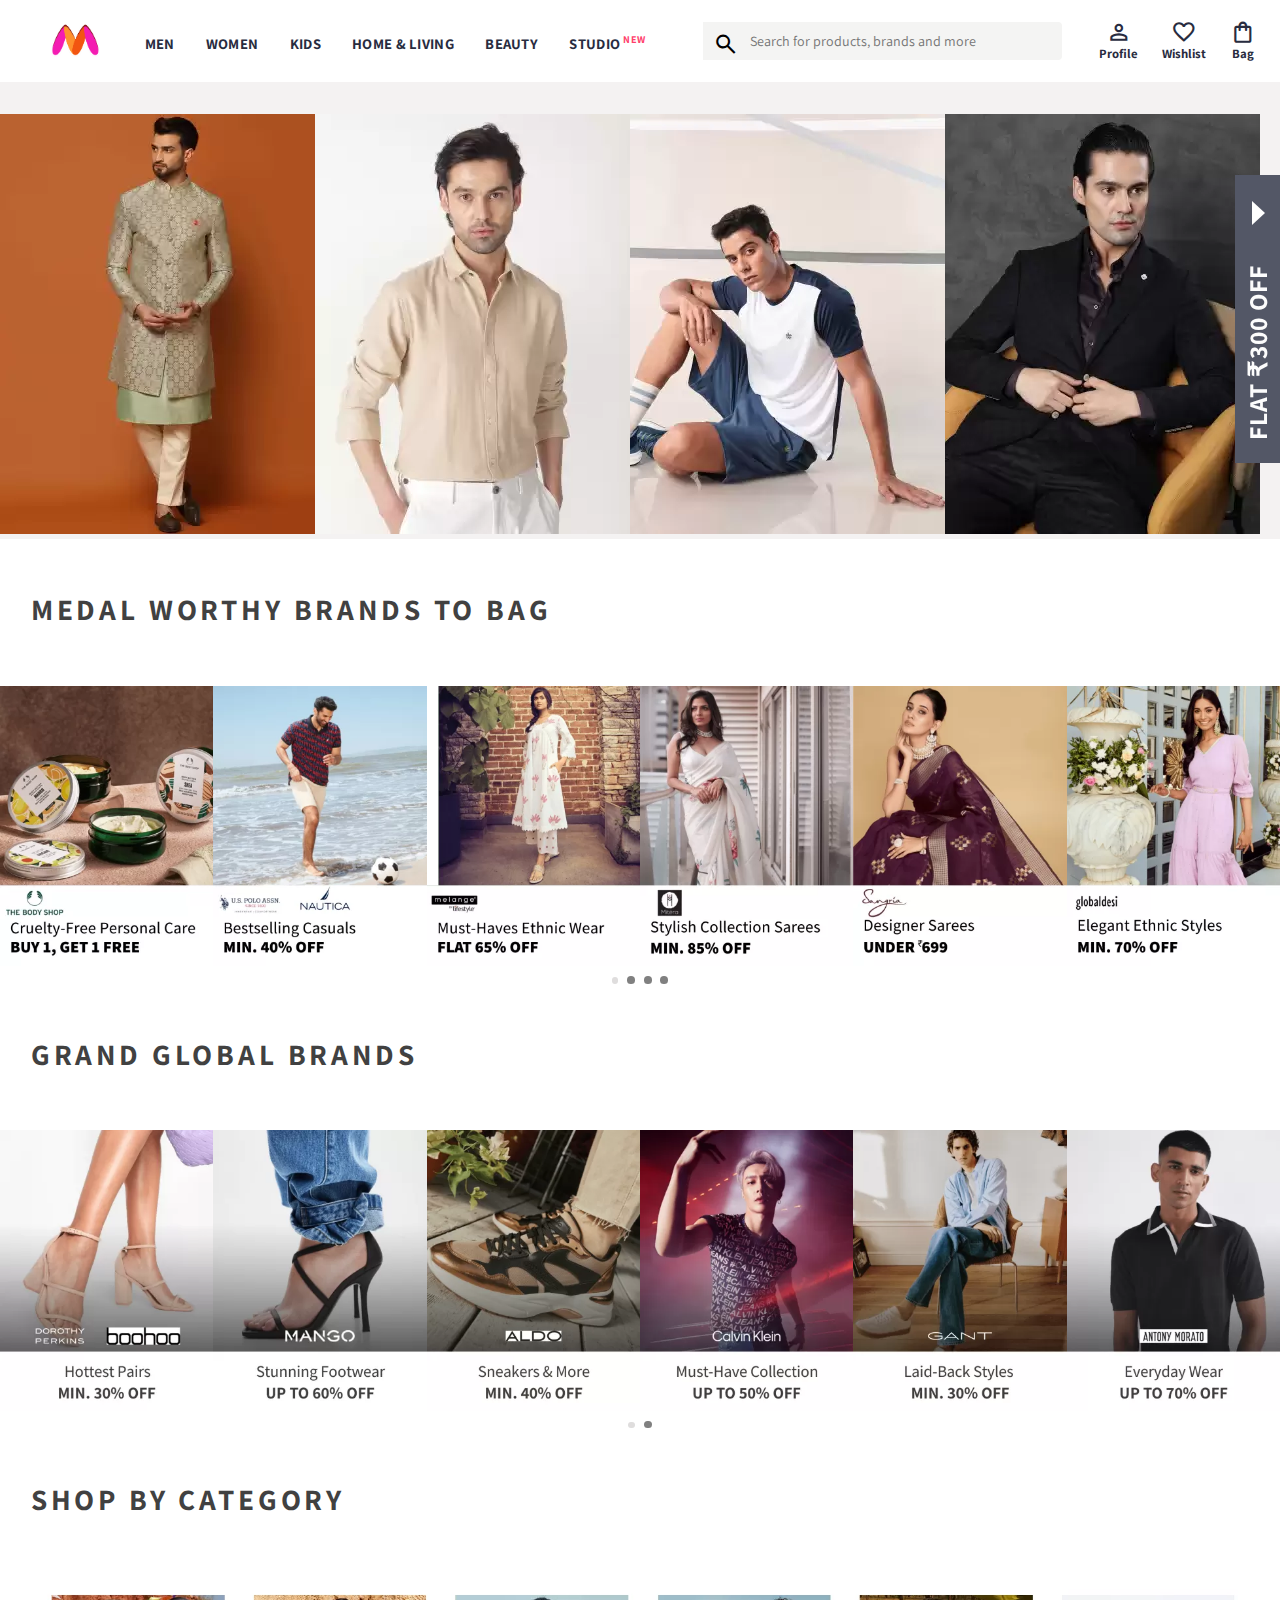
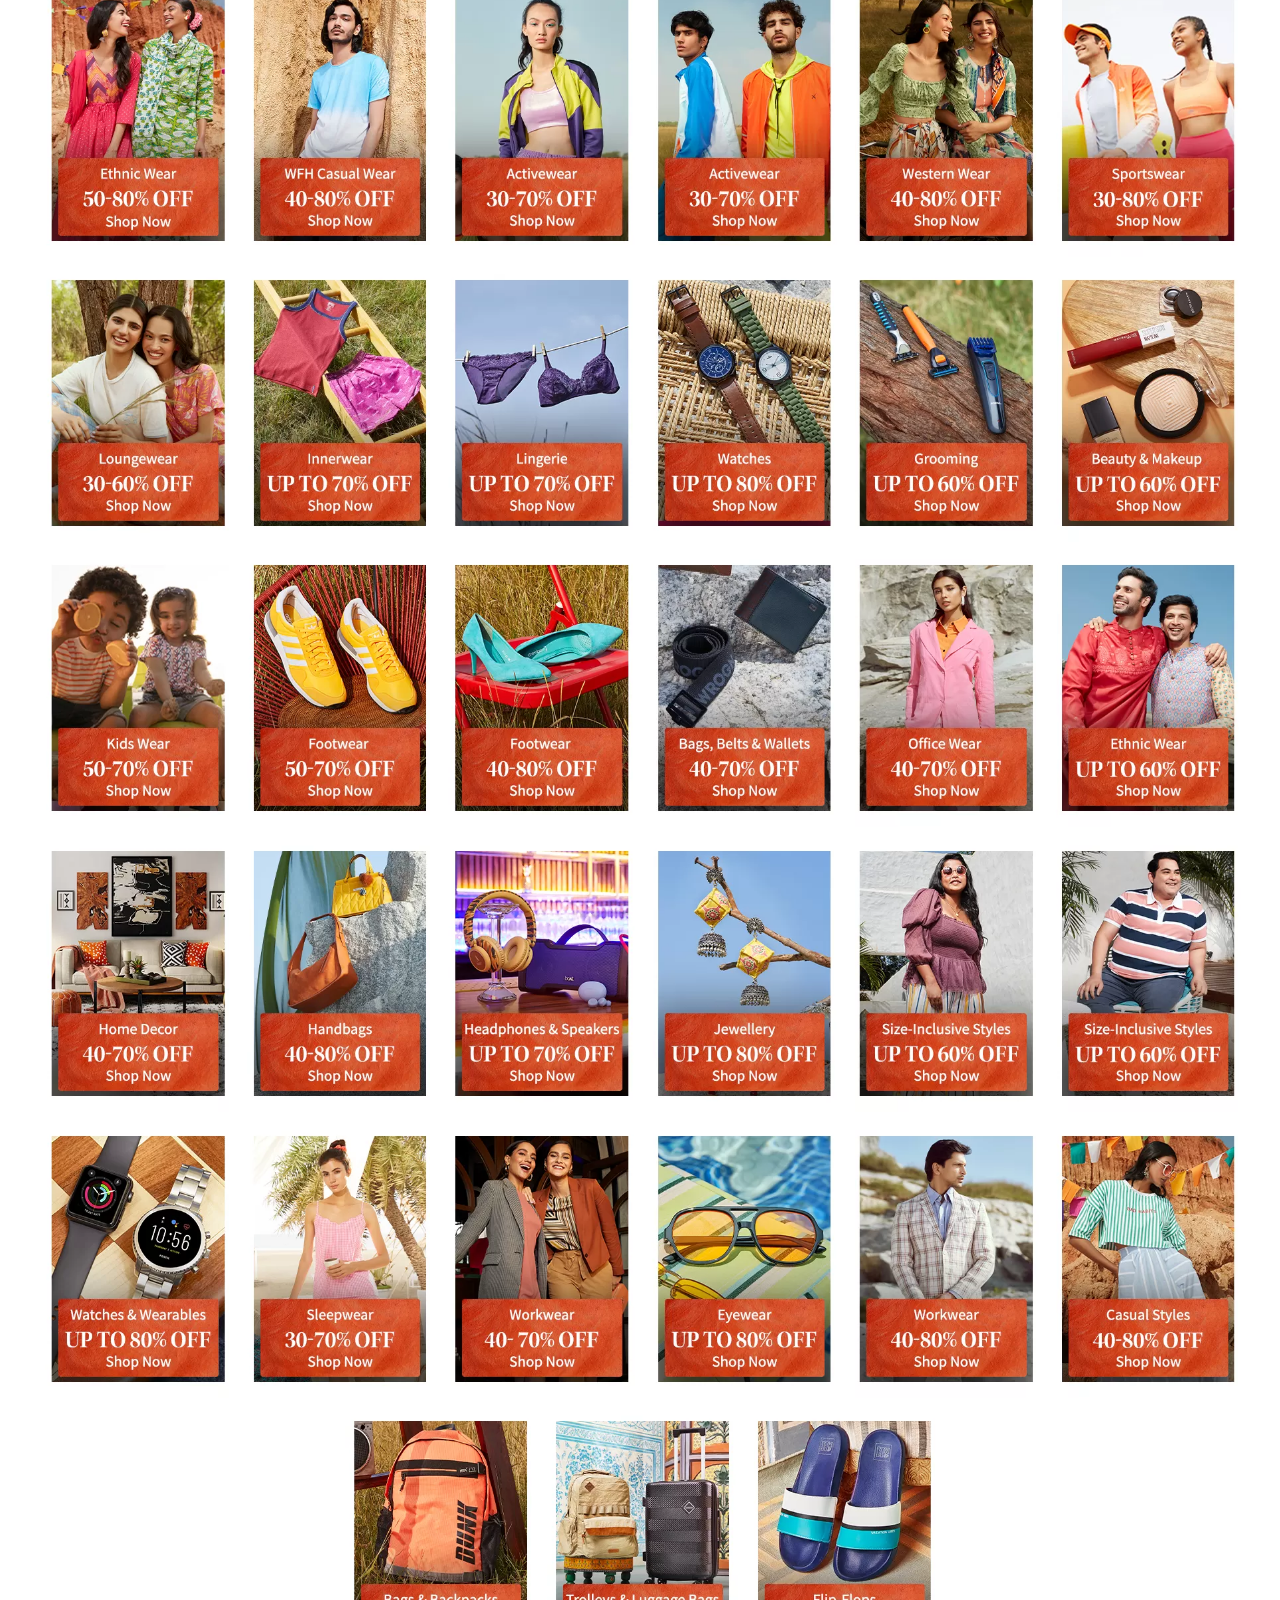
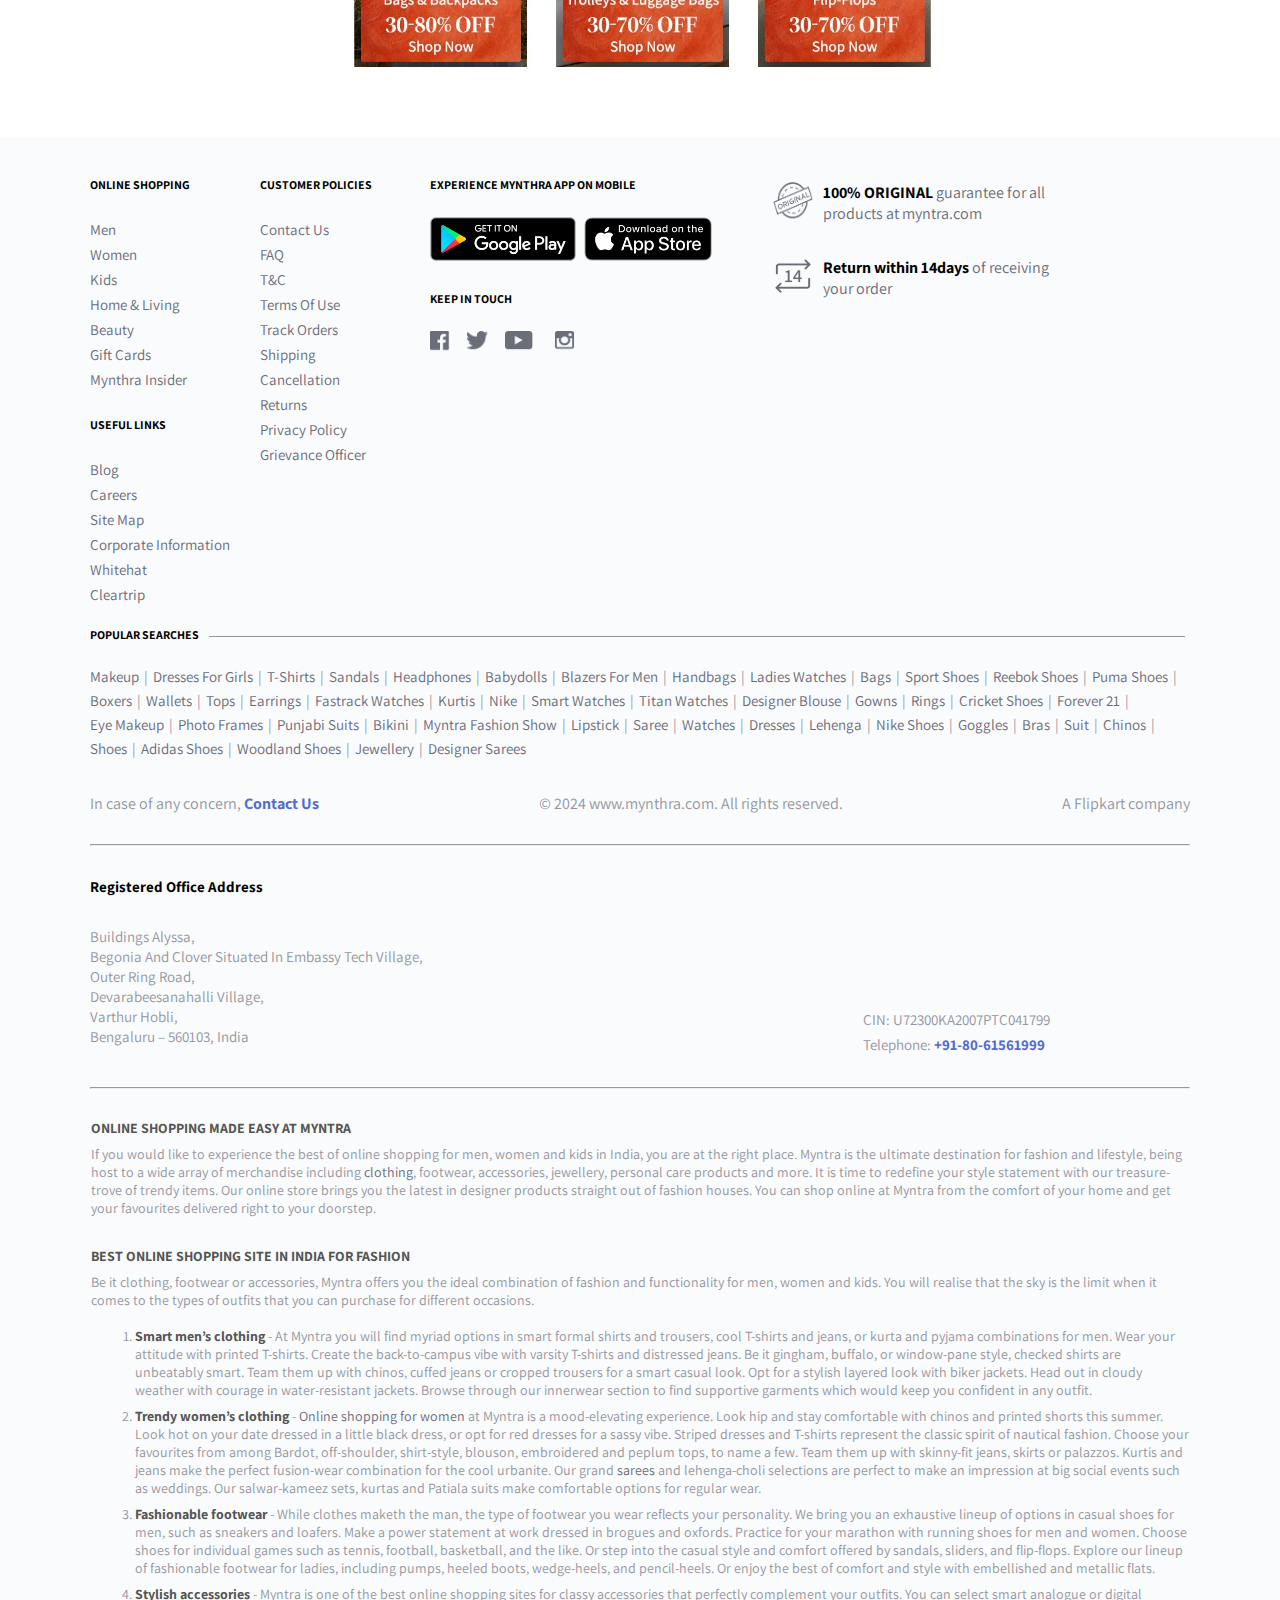
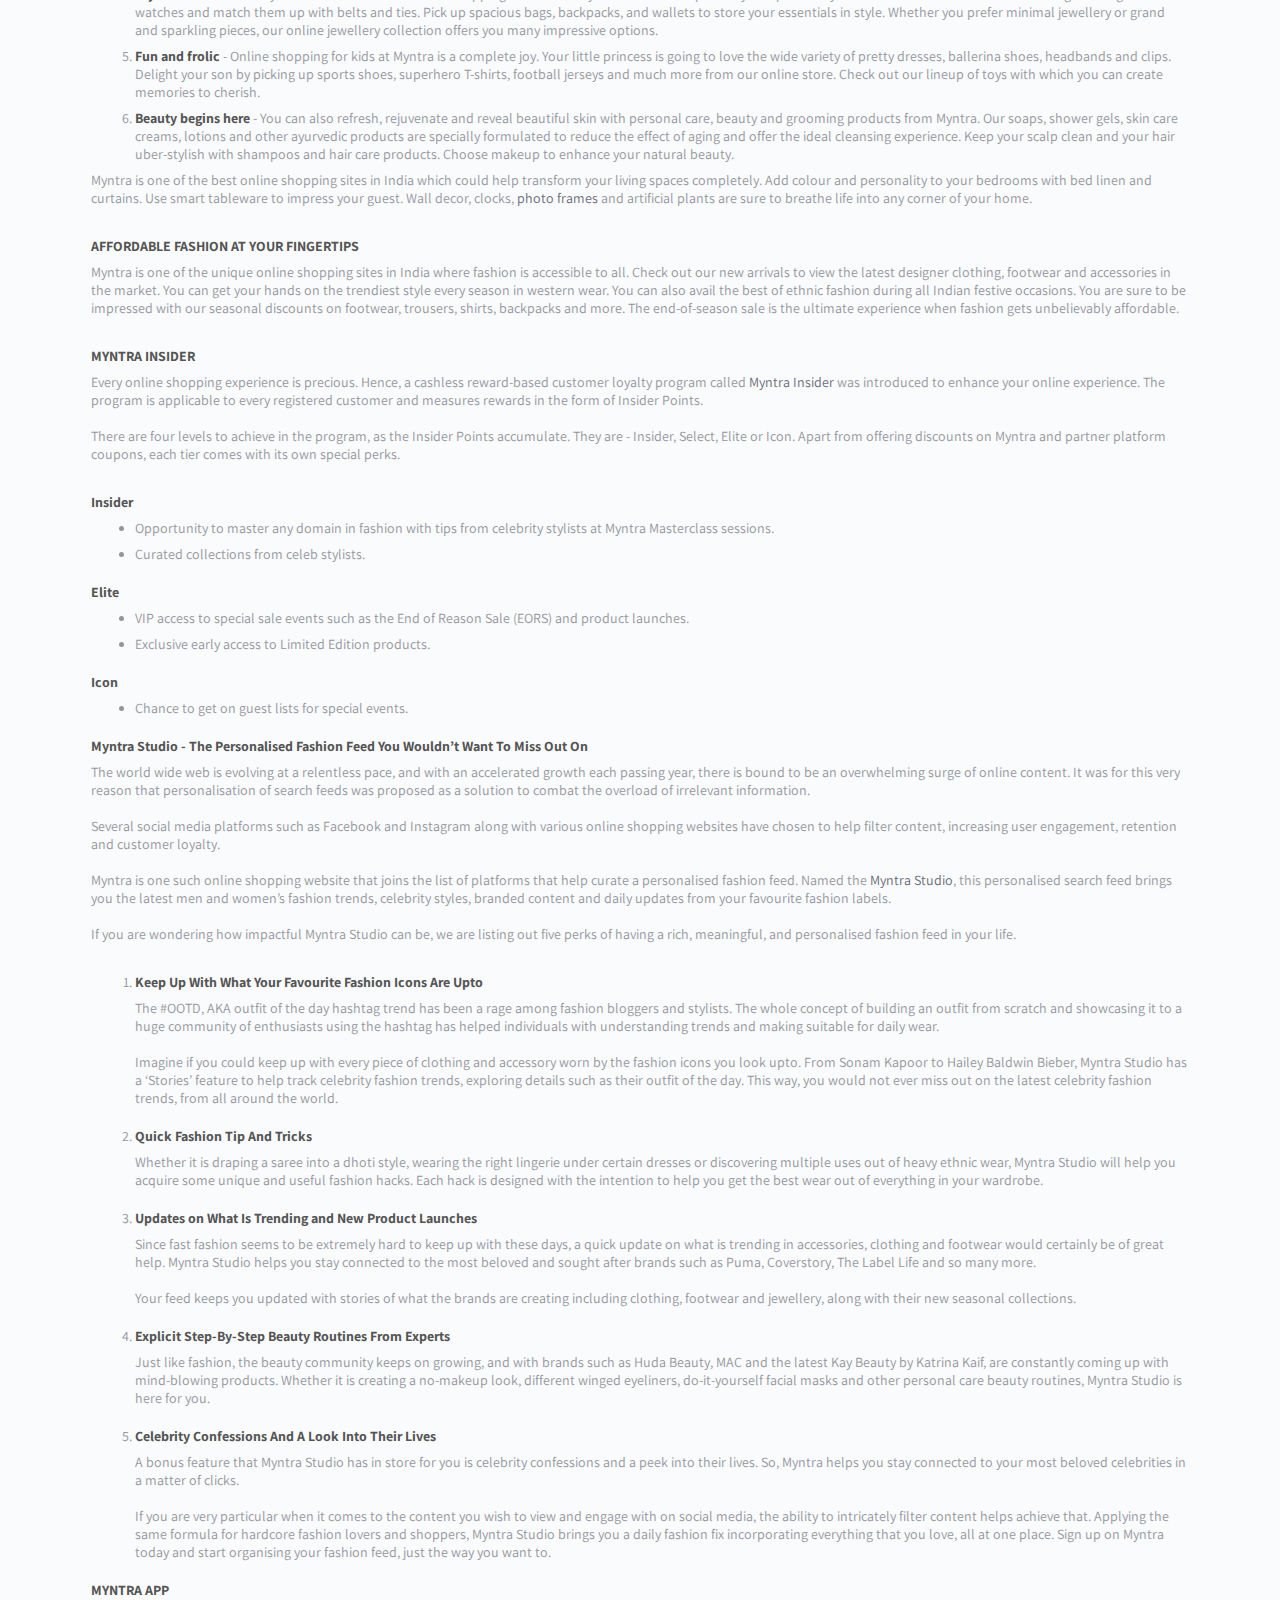
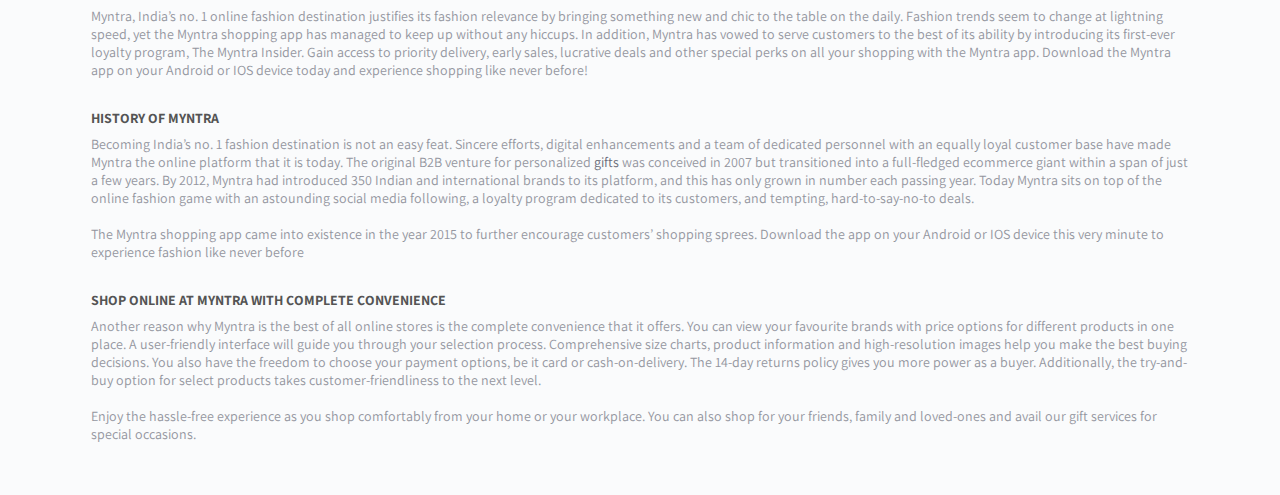
<file: pages/men.html>
<!DOCTYPE html>
<html lang="en">
<head>
    <meta charset="UTF-8">
    <meta name="viewport" content="width=device-width, initial-scale=1.0">
    <link rel="stylesheet" href="../style.css">
    <link rel="preconnect" href="https://fonts.googleapis.com">
    <link rel="preconnect" href="https://fonts.gstatic.com" crossorigin>
    <link href="https://fonts.googleapis.com/css2?family=Assistant:wght@200..800&display=swap" rel="stylesheet">
    <link rel="icon" type="image/png" href="[data-uri]" sizes="64x64">
    <link rel="stylesheet" href="https://fonts.googleapis.com/css2?family=Material+Symbols+Outlined:opsz,wght,FILL,GRAD@20..48,100..700,0..1,-50..200" />
    <title>Men Shopping Online - Shop for Mens Clothing & Accessories in India | Myntra</title>
</head>
<body>
    <header>
        <div class="logo_container">
            <a href="../index.html"><img class="mynthra_home" src="../images/Myntra_logo.png" alt="mynthra homepage" /></a>
        </div>
        <nav class="nav_bar">
            <a class="men" href="men.html">Men</a>
            <a class="women" href="women.html">Women</a>
            <a class="kids" href="kids.html">Kids</a>
            <a class="home" href="home&living.html">Home & Living</a>
            <a class="beauty" href="beauty.html">Beauty</a>
            <a class="studio" href="studio.html">Studio <sup>New</sup></a>
        </nav>
        <div class="search_bar">
            <span class="material-symbols-outlined search_icon">search</span>
            <input type="text" class="search_input" placeholder="Search for products, brands and more">
        </div>
        <div class="action_bar">
            <div class="action_container">
                <a class="icon-flex" href="profile.html">
                    <span class="material-symbols-outlined">person</span>
                    <span>Profile</span>
                </a>
            </div>
            <div class="action_container">
                <a class="icon-flex" href="wishlist.html">
                    <span class="material-symbols-outlined">favorite</span>
                    <span>Wishlist</span>
                </a>
            </div>
            <div class="action_container bag">
                <a class="icon-flex" href="bag.html">
                    <span class="material-symbols-outlined">shopping_bag</span>
                    <span>Bag</span>
                    <span class="bagitemscount"></span>
                </a>
            </div>
        </div>
    </header>
    <section class="hoverboxcontainer">
        <div class="menhoverbox">
                <div class="flex-row">
                    <div>
                        <h3><a href="products.html">Topwear</a></h3>
                        <a class="item" href="products.html">T-Shirts</a>
                        <a class="item" href="products.html">Casual Shirts</a>
                        <a class="item" href="products.html">Formal Shirts</a>
                        <a class="item" href="products.html">Sweatshirts</a>
                        <a class="item" href="products.html">Sweaters</a>
                        <a class="item" href="products.html">Jackets</a>
                        <a class="item" href="products.html">Blazers & Coats</a>
                        <a class="item" href="products.html">Suits</a>
                        <a class="item" href="products.html">Rain Jackets</a>
                    </div>
                    <hr class="rowhr">
                    <div>
                        <h3><a href="products.html">Indian & Festive Wear</a></h3>
                        <a class="item" href="products.html">Kurtas & Kurta Sets</a>
                        <a class="item" href="products.html">Sherwanis</a>
                        <a class="item" href="products.html">Nehru Jackets</a>
                        <a class="item" href="products.html">Dhotis</a>
                    </div>
                </div>
                <div class="flex-row">
                    <div>
                        <h3><a href="products.html">Bottomwear</a></h3>
                        <a class="item" href="products.html">Jeans</a>
                        <a class="item" href="products.html">Casual Trousers</a>
                        <a class="item" href="products.html">Formal Trousers</a>
                        <a class="item" href="products.html">Shorts</a>
                        <a class="item" href="products.html">Track Pants & Joggers</a>
                    </div>
                    <hr class="rowhr">
                    <div>
                        <h3><a href="products.html">Innerwear & Sleepwear</a></h3>
                        <a class="item" href="products.html">Briefs & Trunks</a>
                        <a class="item" href="products.html">Boxers</a>
                        <a class="item" href="products.html">Vests</a>
                        <a class="item" href="products.html">Sleepwear & Loungewear</a>
                        <a class="item" href="products.html">Thermals</a>
                    </div>
                    <hr class="rowhr">
                    <div>
                        <h3><a href="products.html">Plus Size</a></h3>
                    </div>
                </div>
                <div class="flex-row">
                    <div>
                        <h3><a href="products.html">Footwear</a></h3>
                        <a class="item" href="products.html">Casual Shoes</a>
                        <a class="item" href="products.html">Sports Shoes</a>
                        <a class="item" href="products.html">Formal Shoes</a>
                        <a class="item" href="products.html">Sneakers</a>
                        <a class="item" href="products.html">Sandals & Floaters</a>
                        <a class="item" href="products.html">Flip Flops</a>
                        <a class="item" href="products.html">Socks</a>
                    </div>
                    <hr class="rowhr">
                    <div>
                        <h3 class="singleh3"><a href="products.html">Personal Care & Grooming</a></h3>
                        <h3 class="singleh3"><a href="products.html">Sunglasses & Frames</a></h3>
                        <h3 class="singleh3"><a href="products.html">Watches</a></h3>
                    </div>
                </div>
                <div class="flex-row">
                    <div>
                        <h3><a href="products.html">Sports & Active Wear</a></h3>
                        <a class="item" href="products.html">Sports Shoes</a>
                        <a class="item" href="products.html">Sports Sandals</a>
                        <a class="item" href="products.html">Active T-Shirts</a>
                        <a class="item" href="products.html">Track Pants & Shorts</a>
                        <a class="item" href="products.html">Tracksuits</a>
                        <a class="item" href="products.html">Jackets & Sweatshirts</a>
                        <a class="item" href="products.html">Sports Accessories</a>
                        <a class="item" href="products.html">Swimwear</a>
                    </div>
                    <hr class="rowhr">
                    <div>
                        <h3><a href="products.html">Gadgets</a></h3>
                        <a class="item" href="products.html">Smart Wearables</a>
                        <a class="item" href="products.html">Fitness Gadgets</a>
                        <a class="item" href="products.html">Headphones</a>
                        <a class="item" href="products.html">Speakers</a>
                    </div>
                </div>
                <div class="flex-row">
                    <div>
                        <h3><a href="products.html">Fashion Accessories</a></h3>
                        <a class="item" href="products.html">Wallets</a>
                        <a class="item" href="products.html">Belts</a>
                        <a class="item" href="products.html">Perfumes & Body Mists</a>
                        <a class="item" href="products.html">Trimmers</a>
                        <a class="item" href="products.html">Deodorants</a>
                        <a class="item" href="products.html">Ties, Cufflinks & Pocket Squares</a>
                        <a class="item" href="products.html">Accessory Gift Sets</a>
                        <a class="item" href="products.html">Caps & Hats</a>
                        <a class="item" href="products.html">Mufflers, Scarves & Gloves</a>
                        <a class="item" href="products.html">Phone Cases</a>
                        <a class="item" href="products.html">Rings & Wristwear</a>
                        <a class="item" href="products.html">Helmets</a>
                    </div>
                    <hr class="rowhr">
                    <div>
                        <h3 class="singleh3"><a href="products.html">Bags & Backpacks</a></h3>
                        <h3 class="singleh3"><a href="products.html">Luggages & Trolleys</a></h3>
                    </div>
                </div>
        </div>
        <div class="womenhoverbox">
            <div class="women flex-row">
                <div>
                    <h3><a href="products.html">Indian & Fusion Wear</a></h3>
                    <a class="item" href="products.html">Kurtas & Suits</a>
                    <a class="item" href="products.html">Kurtis, Tunics & Tops</a>
                    <a class="item" href="products.html">Sarees</a>
                    <a class="item" href="products.html">Ethnic Wear</a>
                    <a class="item" href="products.html">Leggings, Salwars & Churidars</a>
                    <a class="item" href="products.html">Skirts & Palazzos</a>
                    <a class="item" href="products.html">Dress Materials</a>
                    <a class="item" href="products.html">Lehenga Cholis</a>
                    <a class="item" href="products.html">Dupattas & Shawls</a>
                    <a class="item" href="products.html">Jackets</a>
                    <hr class="rowhr">
                    <h3 class="singleh3"><a href="products.html">Belts, Scarves & More</a></h3>
                    <h3 class="singleh3"><a href="products.html">Watches & Wearables</a></h3>
                </div>
            </div>
            <div class="women flex-row">
                    <div>
                    <h3><a href="products.html">Western Wear</a></h3>
                    <a class="item" href="products.html">Dresses</a>
                    <a class="item" href="products.html">Tops</a>
                    <a class="item" href="products.html">Tshirts</a>
                    <a class="item" href="products.html">Jeans</a>
                    <a class="item" href="products.html">Trousers & Capris</a>
                    <a class="item" href="products.html">Shorts & Skirts</a>
                    <a class="item" href="products.html">Co-ords</a>
                    <a class="item" href="products.html">Playsuits</a>
                    <a class="item" href="products.html">Jumpsuits</a>
                    <a class="item" href="products.html">Shrugs</a>
                    <a class="item" href="products.html">Sweaters & Sweatshirts</a>
                    <a class="item" href="products.html">Jackets & Coats</a>
                    <a class="item" href="products.html">Blazers & Waistcoats</a>
                </div>
                <hr class="rowhr">
                    <h3><a href="products.html">Plus Size</a></h3>
            </div>
            <div class="women flex-row">
                    <h3 class="singleh3"><a href="products.html">Maternity</a></h3>
                    <h3 class="singleh3"><a href="products.html">Sunglasses & Frames</a></h3>
                <div>
                    <h3><a href="products.html">Footwear</a></h3>
                    <a class="item" href="products.html">Flats</a>
                    <a class="item" href="products.html">Casual Shoes</a>
                    <a class="item" href="products.html">Heels</a>
                    <a class="item" href="products.html">Boots</a>
                    <a class="item" href="products.html">Sports Shoes & Floaters</a>
                </div>
                <hr class="rowhr">
                <div>
                    <h3><a href="products.html">Sports & Active Wear</a></h3>
                    <a class="item" href="products.html">Clothing</a>
                    <a class="item" href="products.html">Footwear</a>
                    <a class="item" href="products.html">Sports Accessories</a>
                    <a class="item" href="products.html">Sports Equipment</a>
                </div>
            </div>
            <div class="women flex-row">
                <div>
                    <h3><a href="products.html">Lingerie & Sleepwear</a></h3>
                    <a class="item" href="products.html">Bra</a>
                    <a class="item" href="products.html">Briefs</a>
                    <a class="item" href="products.html">Shapewear</a>
                    <a class="item" href="products.html">Sleepwear & Loungewear</a>
                    <a class="item" href="products.html">Swimwear</a>
                    <a class="item" href="products.html">Camisoles & Thermals</a>
                </div>
                <hr class="rowhr">
                <div>
                    <h3><a href="products.html">Beauty & Personal Care</a></h3>
                    <a class="item" href="products.html">Makeup</a>
                    <a class="item" href="products.html">Skincare</a>
                    <a class="item" href="products.html">Premium Beauty</a>
                    <a class="item" href="products.html">Lipsticks</a>
                    <a class="item" href="products.html">Fragrances</a>
                </div>
            </div>
            <div class="women flex-row">
                <div>
                    <h3><a href="products.html">Gadgets</a></h3>
                    <a class="item" href="products.html">Smart Wearables</a>
                    <a class="item" href="products.html">Fitness Gadgets</a>
                    <a class="item" href="products.html">Headphones</a>
                    <a class="item" href="products.html">Speakers</a>
                </div>
                <hr class="rowhr">
                <div>
                    <h3><a href="products.html">Jewellery</a></h3>
                    <a class="item" href="products.html">Fashion Jewellery</a>
                    <a class="item" href="products.html">Fine Jewellery</a>
                    <a class="item" href="products.html">Earrings</a>
                </div>
                <hr class="rowhr">
                    <h3 class="singleh3"><a href="products.html">Bags & Backpacks</a></h3>
                    <h3 class="singleh3"><a href="products.html">Handbags, Bags & Wallets</a></h3>
                    <h3 class="singleh3"><a href="products.html">Luggages & Trolleys</a></h3>
            </div>
        </div>
        <div class="kidshoverbox">
            <div class="kids flex-row">
                <h3><a href="products.html">Boys Clothing</a></h3>
                <a class="item" href="products.html">T-Shirts</a>
                <a class="item" href="products.html">Shirts</a>
                <a class="item" href="products.html">Shorts</a>
                <a class="item" href="products.html">Jeans</a>
                <a class="item" href="products.html">Trousers</a>
                <a class="item" href="products.html">Clothing Sets</a>
                <a class="item" href="products.html">Ethnic Wear</a>
                <a class="item" href="products.html">Track Pants & Pyjamas</a>
                <a class="item" href="products.html">Jacket, Sweater & Sweatshirts</a>
                <a class="item" href="products.html">Party Wear</a>
                <a class="item" href="products.html">Innerwear & Thermals</a>
                <a class="item" href="products.html">Nightwear & Loungewear</a>
                <a class="item" href="products.html">Value Packs</a>
        </div>
        <div class="kids flex-row">
                <h3><a href="products.html">Girls Clothing</a></h3>
                <a class="item" href="products.html">Dresses</a>
                <a class="item" href="products.html">Tops</a>
                <a class="item" href="products.html">Tshirts</a>
                <a class="item" href="products.html">Clothing Sets</a>
                <a class="item" href="products.html">Lehenga Choli</a>
                <a class="item" href="products.html">Kurta Sets</a>
                <a class="item" href="products.html">Party Wear</a>
                <a class="item" href="products.html">Dungarees & Jumpsuits</a>
                <a class="item" href="products.html">Skirts & Shorts</a>
                <a class="item" href="products.html">Tights & Leggings</a>
                <a class="item" href="products.html">Jeans, Trousers & Capris</a>
                <a class="item" href="products.html">Jacket, Sweater & Sweatshirts</a>
                <a class="item" href="products.html">Innerwear & Thermals</a>
                <a class="item" href="products.html">Nightwear & Loungewear</a>
                <a class="item" href="products.html">Value Packs</a>
        </div>
        <div class="kids flex-row">
            <div>
                <h3><a href="products.html">Footwear</a></h3>
                <a class="item" href="products.html">Casual Shoes</a>
                <a class="item" href="products.html">Flipflops</a>
                <a class="item" href="products.html">Sports Shoes</a>
                <a class="item" href="products.html">Flats</a>
                <a class="item" href="products.html">Sandals</a>
                <a class="item" href="products.html">Heels</a>
                <a class="item" href="products.html">School Shoes</a>
                <a class="item" href="products.html">Socks</a>
            </div>
            <hr class="rowhr">
            <div>
                <h3><a href="products.html">Toys & Games</a></h3>
                <a class="item" href="products.html">Learning & Development</a>
                <a class="item" href="products.html">Activity Toys</a>
                <a class="item" href="products.html">Soft Toys</a>
                <a class="item" href="products.html">Action Figure / Play Set</a>
            </div>
        </div>
        <div class="kids flex-row">
            <div>
                <h3><a href="products.html">Infants</a></h3>
                <a class="item" href="products.html">Bodysuits</a>
                <a class="item" href="products.html">Rompers & Sleepsuits</a>
                <a class="item" href="products.html">Clothing Sets</a>
                <a class="item" href="products.html">Tshirts & Tops</a>
                <a class="item" href="products.html">Dresses</a>
                <a class="item" href="products.html">Bottom Wear</a>
                <a class="item" href="products.html">Winter Wear</a>
                <a class="item" href="products.html">Innerwear & Sleepwear</a>
                <a class="item" href="products.html">Infant Care</a>
            </div>
            <hr class="rowhr">
                <h3 class="singleh3"><a href="products.html">Home & Bath</a></h3>
                <h3 class="singleh3"><a href="products.html">Personal Care</a></h3>
        </div>
        <div class="kids flex-row">
            <div>
                <h3><a href="products.html">Kids Accessories</a></h3>
                <a class="item" href="products.html">Bags & Backpacks</a>
                <a class="item" href="products.html">Watches</a>
                <a class="item" href="products.html">Jewellery & Hair Accessory</a>
                <a class="item" href="products.html">Sunglasses</a>
                <a class="item" href="products.html">Masks & Protective Gears</a>
                <a class="item" href="products.html">Caps & Hats</a>
            </div>
            <hr class="rowhr">
            <div>
                <h3><a href="products.html">Brands</a></h3>
                <a class="item" href="products.html">H&M</a>
                <a class="item" href="products.html">Max Kids</a>
                <a class="item" href="products.html">Pantaloons</a>
                <a class="item" href="products.html">United Colors Of Benetton Kids</a>
                <a class="item" href="products.html">YK</a>
                <a class="item" href="products.html">U.S. Polo Assn. Kids</a>
                <a class="item" href="products.html">Mothercare</a>
                <a class="item" href="products.html">HRX</a>
            </div>
        </div>
        </div>
        <div class="homehoverbox">
            <div class="home flex-row">
                <div>
                    <h3><a href="products.html">Bed Linen & Furnishing</a></h3>
                    <a class="item" href="products.html">Bed Runners</a>
                    <a class="item" href="products.html">Mattress Protectors</a>
                    <a class="item" href="products.html">Bedsheets</a>
                    <a class="item" href="products.html">Bedding Sets</a>
                    <a class="item" href="products.html">Blankets, Quilts & Dohars</a>
                    <a class="item" href="products.html">Pillows & Pillow Covers</a>
                    <a class="item" href="products.html">Bed Covers</a>
                    <a class="item" href="products.html">Diwan Sets</a>
                    <a class="item" href="products.html">Chair Pads & Covers</a>
                    <a class="item" href="products.html">Sofa Covers</a>
                </div>
                <hr class="rowhr">
                <div>
                    <h3><a href="products.html">Flooring</a></h3>
                    <a class="item" href="products.html">Floor Runners</a>
                    <a class="item" href="products.html">Carpets</a>
                    <a class="item" href="products.html">Floor Mats & Dhurries</a>
                    <a class="item" href="products.html">Door Mats</a>
                </div>
            </div>
            <div class="home flex-row">
                <div>
                    <h3><a href="products.html">Bath</a></h3>
                    <a class="item" href="products.html">Bath Towels</a>
                    <a class="item" href="products.html">Hand & Face Towels</a>
                    <a class="item" href="products.html">Beach Towels</a>
                    <a class="item" href="products.html">Towels Set</a>
                    <a class="item" href="products.html">Bath Rugs</a>
                    <a class="item" href="products.html">Bath Robes</a>
                    <a class="item" href="products.html">Bathroom Accessories</a>
                    <a class="item" href="products.html">Shower Curtains</a>
                </div>
                <hr class="rowhr">
                <div>
                    <h3><a href="products.html">Lamps & Lighting</a></h3>
                    <a class="item" href="products.html">Floor Lamps</a>
                    <a class="item" href="products.html">Ceiling Lamps</a>
                    <a class="item" href="products.html">Table Lamps</a>
                    <a class="item" href="products.html">Wall Lamps</a>
                    <a class="item" href="products.html">Outdoor Lamps</a>
                    <a class="item" href="products.html">String Lights</a>
                </div>
            </div>
            <div class="home flex-row">
                <div>
                    <h3><a href="products.html">Home Décor</a></h3>
                    <a class="item" href="products.html">Plants & Planters</a>
                    <a class="item" href="products.html">Aromas & Candles</a>
                    <a class="item" href="products.html">Clocks</a>
                    <a class="item" href="products.html">Mirrors</a>
                    <a class="item" href="products.html">Wall Décor</a>
                    <a class="item" href="products.html">Festive Decor</a>
                    <a class="item" href="products.html">Pooja Essentials</a>
                    <a class="item" href="products.html">Wall Shelves</a>
                    <a class="item" href="products.html">Fountains</a>
                    <a class="item" href="products.html">Showpieces & Vases</a>
                    <a class="item" href="products.html">Ottoman</a>
                </div>
                <hr class="rowhr">
                    <h3 class="singleh3"><a class="item" href="products.html">Cushions & Cushion Covers</a></h3>
                    <h3 class="singleh3"><a class="item" href="products.html">Curtains</a></h3>
            </div>
            <div class="home flex-row">
                    <h3 class="singleh3"><a class="item" href="products.html">Home Gift Sets</a></h3>
                <div>
                    <h3><a href="products.html">Kitchen & Table</a></h3>
                    <a class="item" href="products.html">Table Runners</a>
                    <a class="item" href="products.html">Dinnerware & Serveware</a>
                    <a class="item" href="products.html">Cups and Mugs</a>
                    <a class="item" href="products.html">Bakeware & Cookware</a>
                    <a class="item" href="products.html">Kitchen Storage & Tools</a>
                    <a class="item" href="products.html">Bar & Drinkware</a>
                    <a class="item" href="products.html">Table Covers & Furnishings</a>
                </div>
                <hr class="rowhr">
                <div>
                    <h3><a href="products.html">Storage</a></h3>
                    <a class="item" href="products.html">Bins</a>
                    <a class="item" href="products.html">Hangers</a>
                    <a class="item" href="products.html">Organisers</a>
                    <a class="item" href="products.html">Hooks & Holders</a>
                    <a class="item" href="products.html">Laundry Bags</a>
                </div>
            </div>
            <div class="home flex-row">
                <div>
                    <h3><a href="products.html">Brands</a></h3>
                    <a class="item" href="products.html">H&M</a>
                    <a class="item" href="products.html">Marks & Spencer</a>
                    <a class="item" href="products.html">Home Centre</a>
                    <a class="item" href="products.html">Spaces</a>
                    <a class="item" href="products.html">D'Decor</a>
                    <a class="item" href="products.html">Story@Home</a>
                    <a class="item" href="products.html">Pure Home & Living</a>
                    <a class="item" href="products.html">Swayam</a>
                    <a class="item" href="products.html">Raymond Home</a>
                    <a class="item" href="products.html">Maspar</a>
                    <a class="item" href="products.html">My Trident</a>
                    <a class="item" href="products.html">Cortina</a>
                    <a class="item" href="products.html">Random</a>
                    <a class="item" href="products.html">Ellementry</a>
                    <a class="item" href="products.html">ROMEE</a>
                    <a class="item" href="products.html">SEJ by Nisha Gupta</a>
                </div>
            </div>
        </div>
        <div class="beautyhoverbox">
            <div class="beauty flex-row">
                <div>
                    <h3><a href="products.html">Makeup</a></h3>
                    <a class="item" href="products.html">Lipstick</a>
                    <a class="item" href="products.html">Lip Gloss</a>
                    <a class="item" href="products.html">Lip Liner</a>
                    <a class="item" href="products.html">Mascara</a>
                    <a class="item" href="products.html">Eyeliner</a>
                    <a class="item" href="products.html">Kajal</a>
                    <a class="item" href="products.html">Eyeshadow</a>
                    <a class="item" href="products.html">Foundation</a>
                    <a class="item" href="products.html">Primer</a>
                    <a class="item" href="products.html">Concealer</a>
                    <a class="item" href="products.html">Compact</a>
                    <a class="item" href="products.html">Nail Polish</a>
                </div>
            </div>
            <div class="beauty flex-row">
                <div>
                    <h3><a href="products.html">Skincare, Bath & Body</a></h3>
                    <a class="item" href="products.html">Face Moisturiser</a>
                    <a class="item" href="products.html">Cleanser</a>
                    <a class="item" href="products.html">Masks & Peel</a>
                    <a class="item" href="products.html">Sunscreen</a>
                    <a class="item" href="products.html">Serum</a>
                    <a class="item" href="products.html">Face Wash</a>
                    <a class="item" href="products.html">Eye Cream</a>
                    <a class="item" href="products.html">Lip Balm</a>
                    <a class="item" href="products.html">Body Lotion</a>
                    <a class="item" href="products.html">Body Wash</a>
                    <a class="item" href="products.html">Body Scrub</a>
                    <a class="item" href="products.html">Hand Cream</a>
                </div>
                <hr class="rowhr">
                <div>
                    <h3 class="singleh3"><a href="products.html">Baby Care</a></h3>
                    <h3 class="singleh3"><a href="products.html">Masks</a></h3>
                </div>
            </div>
            <div class="beauty flex-row">
                <div>
                    <h3><a href="products.html">Haircare</a></h3>
                    <a class="item" href="products.html">Shampoo</a>
                    <a class="item" href="products.html">Conditioner</a>
                    <a class="item" href="products.html">Hair Cream</a>
                    <a class="item" href="products.html">Hair Oil</a>
                    <a class="item" href="products.html">Hair Gel</a>
                    <a class="item" href="products.html">Hair Color</a>
                    <a class="item" href="products.html">Hair Serum</a>
                    <a class="item" href="products.html">Hair Accessory</a>
                </div>
                <hr class="rowhr">
                <div>
                    <h3><a href="products.html">Fragrances</a></h3>
                    <a class="item" href="products.html">Perfume</a>
                    <a class="item" href="products.html">Deodorant</a>
                    <a class="item" href="products.html">Body Mist</a>
                </div>
            </div>
            <div class="beauty flex-row">
                <div>
                    <h3><a href="products.html">Appliances</a></h3>
                    <a class="item" href="products.html">Hair Straightener</a>
                    <a class="item" href="products.html">Hair Dryer</a>
                    <a class="item" href="products.html">Epilator</a>
                </div>
                <hr class="rowhr">
                <div>
                    <h3><a href="products.html">Men's Grooming</a></h3>
                    <a class="item" href="products.html">Trimmers</a>
                    <a class="item" href="products.html">Beard Oil</a>
                    <a class="item" href="products.html">Hair Wax</a>
                </div>
                <hr class="rowhr">
                <div>
                    <h3><a href="products.html">Beauty Gift & Makeup Set</a></h3>
                    <a class="item" href="products.html">Beauty Gift</a>
                    <a class="item" href="products.html">Makeup Kit</a>
                </div>
                <hr class="rowhr">
                    <h3 class="singleh3"><a href="products.html">Premium Beauty</a></h3>
                    <h3 class="singleh3"><a href="products.html">Wellness & Hygiene</a></h3>
            </div>
                <div class="beauty flex-row">
                    <h3><a href="products.html">Top Brands</a></h3>
                    <a class="item" href="products.html">Lakme</a>
                    <a class="item" href="products.html">Maybelline</a>
                    <a class="item" href="products.html">LOreal</a>
                    <a class="item" href="products.html">Philips</a>
                    <a class="item" href="products.html">Bath & Body Works</a>
                    <a class="item" href="products.html">THE BODY SHOP</a>
                    <a class="item" href="products.html">Biotique</a>
                    <a class="item" href="products.html">Mamaearth</a>
                    <a class="item" href="products.html">MCaffeine</a>
                    <a class="item" href="products.html">Nivea</a>
                    <a class="item" href="products.html">Lotus Herbals</a>
                    <a class="item" href="products.html">LOreal Professionnel</a>
                    <a class="item" href="products.html">KAMA AYURVEDA</a>
                    <a class="item" href="products.html">M.A.C</a>
                    <a class="item" href="products.html">Forest Essentials</a>
            </div>
        </div>
        <div class="studiohoverbox">
            <div class="mynthra_studio">
                <img class="mynthra_studio_img" src="../images/Myntra_logo.png"> 
                <h4>Studio</h4>
            </div>
                <p>Your daily inspiration for everything fashion</p>
                <div class="studioimgs">
                <img src="../images/bargains/1.shirts.jfif">
                <img src="../images/bargains/2. jeans.jfif">
                <img src="../images/bargains/3.Tshirts.jfif">
                <img src="../images/bargains/9.kurta sets.webp" alt="explore studio" />
            </div>
            <a href="studio.html" class="studiolink">EXPLORE STUDIO  <span class="studiolink link"> > </span> </a>
        </div>
    </section>
    <main>
        <div class="banner-container">
            <a href="products.html"><img draggable="false" src="../images/men/14.webp"></a>
           <a href="products.html"><img draggable="false" src="../images/men/1.webp"></a>
           <a href="products.html"><img draggable="false" src="../images/men/7.webp"></a>
           <!-- <a href="products.html"><img draggable="false" src="../images/men/4.webp"></a> -->
           <a href="products.html"><img draggable="false" src="../images/men/3.webp"></a>
        </div>
        <div class="category-heading">Medal Worthy brands to bag</div>
        <div class="carousel-container">
            <div class="offer-items carousel-slide">
                <div><a href="products.html"><img class="offer-img" draggable="false" src="../images/offers/1.webp"></a></div>
                <div><a href="products.html"><img class="offer-img" draggable="false" src="../images/offers/2.webp"></a></div>
                <div><a href="products.html"><img class="offer-img" draggable="false" src="../images/offers/3.webp"></a></div>
                <div><a href="products.html"><img class="offer-img" draggable="false" src="../images/offers/4.webp"></a></div>
                <div><a href="products.html"><img class="offer-img" draggable="false" src="../images/offers/5.webp"></a></div>
                <div><a href="products.html"><img class="offer-img" draggable="false" src="../images/offers/6.webp"></a></div>
                <div><a href="products.html"><img class="offer-img" draggable="false" src="../images/offers/7.webp"></a></div>
                <div><a href="products.html"><img class="offer-img" draggable="false" src="../images/offers/8.webp"></a></div>
                <div><a href="products.html"><img class="offer-img" draggable="false" src="../images/offers/9.webp"></a></div>
                <div><a href="products.html"><img class="offer-img" draggable="false" src="../images/offers/10.webp"></a></div>
                <div><a href="products.html"><img class="offer-img" draggable="false" src="../images/offers/11.webp"></a></div>
                <div><a href="products.html"><img class="offer-img" draggable="false" src="../images/offers/12.webp"></a></div>
                <div><a href="products.html"><img class="offer-img" draggable="false" src="../images/offers/13.webp"></a></div>
                <div><a href="products.html"><img class="offer-img" draggable="false" src="../images/offers/14.webp"></a></div>
                <div><a href="products.html"><img class="offer-img" draggable="false" src="../images/offers/15.webp"></a></div>
                <div><a href="products.html"><img class="offer-img" draggable="false" src="../images/offers/16.webp"></a></div>
                <div><a href="products.html"><img class="offer-img" draggable="false" src="../images/offers/17.webp"></a></div>
                <div><a href="products.html"><img class="offer-img" draggable="false" src="../images/offers/18.webp"></a></div>
                <div><a href="products.html"><img class="offer-img" draggable="false" src="../images/offers/19.webp"></a></div>
                <div><a href="products.html"><img class="offer-img" draggable="false" src="../images/offers/20.webp"></a></div>
                <div><a href="products.html"><img class="offer-img" draggable="false" src="../images/offers/21.webp"></a></div>
                <div><a href="products.html"><img class="offer-img" draggable="false" src="../images/offers/22.webp"></a></div>
                <div><a href="products.html"><img class="offer-img" draggable="false" src="../images/offers/23.webp"></a></div>
                <div><a href="products.html"><img class="offer-img" draggable="false" src="../images/offers/24.webp"></a></div>
            </div>
            <div class="carousel-dots">
                <span class="dot" data-slide="0"></span>
                <span class="dot" data-slide="1"></span>
                <span class="dot" data-slide="2"></span>
                <span class="dot" data-slide="3"></span>
            </div>
        </div>
        <div class="category-heading">grand global brands</div>
        <div class="carousel-container">
            <div class="brands offer-items carousel-slide1">
                <div><a href="products.html"><img class="offer-img" draggable="false" src="../images/brands/1.webp"></a></div>
                <div><a href="products.html"><img class="offer-img" draggable="false" src="../images/brands/2.webp"></a></div>
                <div><a href="products.html"><img class="offer-img" draggable="false" src="../images/brands/3.webp"></a></div>
                <div><a href="products.html"><img class="offer-img" draggable="false" src="../images/brands/4.webp"></a></div>
                <div><a href="products.html"><img class="offer-img" draggable="false" src="../images/brands/5.webp"></a></div>
                <div><a href="products.html"><img class="offer-img" draggable="false" src="../images/brands/6.webp"></a></div>
                <div><a href="products.html"><img class="offer-img" draggable="false" src="../images/brands/7.webp"></a></div>
                <div><a href="products.html"><img class="offer-img" draggable="false" src="../images/brands/8.webp"></a></div>
                <div><a href="products.html"><img class="offer-img" draggable="false" src="../images/brands/9.webp"></a></div>
                <div><a href="products.html"><img class="offer-img" draggable="false" src="../images/brands/10.webp"></a></div>
                <div><a href="products.html"><img class="offer-img" draggable="false" src="../images/brands/11.webp"></a></div>
                <div><a href="products.html"><img class="offer-img" draggable="false" src="../images/brands/12.webp"></a></div>
            </div>
            <div class="carousel-dots">
                <span class="branddot"></span>
                <span class="branddot"></span>
            </div>
        </div>
        <div class="category-heading">Shop by category</div>
        <div class="category-items">
            <div class="item"><a href="products.html"><img class="offer-img" draggable="false" src="../images/categories/1.webp"></a></div>
            <div class="item"><a href="products.html"><img class="offer-img" draggable="false" src="../images/categories/2.webp"></a></div>
            <div class="item"><a href="products.html"><img class="offer-img" draggable="false" src="../images/categories/3.webp"></a></div>
            <div class="item"><a href="products.html"><img class="offer-img" draggable="false" src="../images/categories/4.webp"></a></div>
            <div class="item"><a href="products.html"><img class="offer-img" draggable="false" src="../images/categories/5.webp"></a></div>
            <div class="item"><a href="products.html"><img class="offer-img" draggable="false" src="../images/categories/6.webp"></a></div>
            <div class="item"><a href="products.html"><img class="offer-img" draggable="false" src="../images/categories/7.webp"></a></div>
            <div class="item"><a href="products.html"><img class="offer-img" draggable="false" src="../images/categories/8.webp"></a></div>
            <div class="item"><a href="products.html"><img class="offer-img" draggable="false" src="../images/categories/9.webp"></a></div>
            <div class="item"><a href="products.html"><img class="offer-img" draggable="false" src="../images/categories/10.webp"></a></div>
            <div class="item"><a href="products.html"><img class="offer-img" draggable="false" src="../images/categories/11.webp"></a></div>
            <div class="item"><a href="products.html"><img class="offer-img" draggable="false" src="../images/categories/12.webp"></a></div>
            <div class="item"><a href="products.html"><img class="offer-img" draggable="false" src="../images/categories/13.webp"></a></div>
            <div class="item"><a href="products.html"><img class="offer-img" draggable="false" src="../images/categories/14.webp"></a></div>
            <div class="item"><a href="products.html"><img class="offer-img" draggable="false" src="../images/categories/15.webp"></a></div>
            <div class="item"><a href="products.html"><img class="offer-img" draggable="false" src="../images/categories/16.webp"></a></div>
            <div class="item"><a href="products.html"><img class="offer-img" draggable="false" src="../images/categories/17.webp"></a></div>
            <div class="item"><a href="products.html"><img class="offer-img" draggable="false" src="../images/categories/18.webp"></a></div>
            <div class="item"><a href="products.html"><img class="offer-img" draggable="false" src="../images/categories/19.webp"></a></div>
            <div class="item"><a href="products.html"><img class="offer-img" draggable="false" src="../images/categories/20.webp"></a></div>
            <div class="item"><a href="products.html"><img class="offer-img" draggable="false" src="../images/categories/21.webp"></a></div>
            <div class="item"><a href="products.html"><img class="offer-img" draggable="false" src="../images/categories/22.webp"></a></div>
            <div class="item"><a href="products.html"><img class="offer-img" draggable="false" src="../images/categories/23.webp"></a></div>
            <div class="item"><a href="products.html"><img class="offer-img" draggable="false" src="../images/categories/24.webp"></a></div>
            <div class="item"><a href="products.html"><img class="offer-img" draggable="false" src="../images/categories/25.webp"></a></div>
            <div class="item"><a href="products.html"><img class="offer-img" draggable="false" src="../images/categories/26.webp"></a></div>
            <div class="item"><a href="products.html"><img class="offer-img" draggable="false" src="../images/categories/27.webp"></a></div>
            <div class="item"><a href="products.html"><img class="offer-img" draggable="false" src="../images/categories/28.webp"></a></div>
            <div class="item"><a href="products.html"><img class="offer-img" draggable="false" src="../images/categories/29.webp"></a></div>
            <div class="item"><a href="products.html"><img class="offer-img" draggable="false" src="../images/categories/30.webp"></a></div>
        </div>
        <div class="category">
            <div></div>
            <div class="item"><a href="products.html"><img class="offer-img" draggable="false" src="../images/categories/31.webp"></a></div>
            <div class="item"><a href="products.html"><img class="offer-img" draggable="false" src="../images/categories/32.webp"></a></div>
            <div class="item"><a href="products.html"><img class="offer-img" draggable="false" src="../images/categories/33.webp"></a></div>
            <div></div>
        </div>
    </main>
    <Footer>
        <section class="links-container">
                <div class="mainlinks-container">
                    <div class="online-shopping">
                        <a class="heading" href="products.html">ONLINE SHOPPING</a>
                        <a class="links" href="products.html">men</a>
                        <a class="links" href="products.html">women</a>
                        <a class="links" href="products.html">kids</a>
                        <a class="links" href="products.html">home & living</a>
                        <a class="links" href="products.html">beauty</a>
                        <a class="links" href="products.html">gift cards</a>
                        <a class="links" href="products.html">mynthra insider</a>
                    </div>
                    <div class="useful-links">
                        <a class="heading" href="products.html">USEFUL LINKS</a>
                        <a class="links" href="products.html">blog</a>
                        <a class="links" href="products.html">careers</a>
                        <a class="links" href="products.html">site map</a>
                        <a class="links" href="products.html">corporate information</a>
                        <a class="links" href="products.html">whitehat</a>
                        <a class="links" href="products.html">cleartrip</a>
                    </div>
                </div>
                <div class="customer-policies">
                    <a class="heading" href="products.html">CUSTOMER POLICIES</a>
                        <a class="links" href="products.html">contact us</a>
                        <a class="links" href="products.html">FAQ</a>
                        <a class="links" href="products.html">T&C</a>
                        <a class="links" href="products.html">terms of use</a>
                        <a class="links" href="products.html">track orders</a>
                        <a class="links" href="products.html">shipping</a>
                        <a class="links" href="products.html">cancellation</a>
                        <a class="links" href="products.html">returns</a>
                        <a class="links" href="products.html">privacy policy</a>
                        <a class="links" href="products.html">grievance officer</a>
                </div>
                <div class="applinks-container">
                    <div class="app-links">
                        <a class="heading" href="products.html">EXPERIENCE MYNTHRA APP ON MOBILE</a>
                        <div class="app-imgs">
                            <a href="products.html"><img src="../images/apps/google play.png" alt="google-playstore"></a>
                            <a href="products.html"><img src="../images/apps/apple store.png" alt="apple-playstore"></a>  
                        </div>
                    </div>
                    <div class="social-links">
                        <a class="heading" href="products.html">KEEP IN TOUCH</a>
                        <div class="socialapp-imgs">
                            <a href="products.html"><img src="../images/apps/facebook.png" alt="google-playstore"></a>
                            <a href="products.html"><img src="../images/apps/x.png" alt="apple-playstore"></a>
                            <a href="products.html"><img src="../images/apps/youtube.png" alt="google-playstore"></a>
                            <a href="products.html"><img src="../images/apps/insta.png" alt="apple-playstore"></a>
                        </div>
                    </div>
                </div>
                <div class="return-info">
                    <div class="tag"><img src="../images/original.png" alt="original"><div><b>100% ORIGINAL</b> guarantee for all products at myntra.com</div></div>
                    <div class="tag"><img src="../images/Return-Window-image.png" alt="return"><div><b>Return within 14days</b> of receiving your order</div></div>
                </div>
            <div></div>
        </section>
        <section class="popularlinks-container">
            <div class="line-after-text">
                <span class="popular-searches">Popular Searches</span>
            </div>
            <div class="search-links side-lines">
                <a href="products.html">Makeup</a>
                <a href="products.html">Dresses For Girls</a>
                <a href="products.html">T-Shirts</a>
                <a href="products.html">Sandals</a>
                <a href="products.html">Headphones</a>
                <a href="products.html">Babydolls</a>
                <a href="products.html">Blazers For Men</a>
                <a href="products.html">Handbags</a>
                <a href="products.html">Ladies Watches</a>
                <a href="products.html">Bags</a>
                <a href="products.html">Sport Shoes</a>
                <a href="products.html">Reebok Shoes</a>
                <a href="products.html">Puma Shoes</a>
                <a href="products.html">Boxers</a>
                <a href="products.html">Wallets</a>
                <a href="products.html">Tops</a>
                <a href="products.html">Earrings</a>
                <a href="products.html">Fastrack Watches</a>
                <a href="products.html">Kurtis</a>
                <a href="products.html">Nike</a>
                <a href="products.html">Smart Watches</a>
                <a href="products.html">Titan Watches</a>
                <a href="products.html">Designer Blouse</a>
                <a href="products.html">Gowns</a>
                <a href="products.html">Rings</a>
                <a href="products.html">Cricket Shoes</a>
                <a href="products.html">Forever 21</a>
                <a href="products.html">Eye Makeup</a>
                <a href="products.html">Photo Frames</a>
                <a href="products.html">Punjabi Suits</a>
                <a href="products.html">Bikini</a>
                <a href="products.html">Myntra Fashion Show</a>
                <a href="products.html">Lipstick</a>
                <a href="products.html">Saree</a>
                <a href="products.html">Watches</a>
                <a href="products.html">Dresses</a>
                <a href="products.html">Lehenga</a>
                <a href="products.html">Nike Shoes</a>
                <a href="products.html">Goggles</a>
                <a href="products.html">Bras</a>
                <a href="products.html">Suit</a>
                <a href="products.html">Chinos</a>
                <a href="products.html">Shoes</a>
                <a href="products.html">Adidas Shoes</a>
                <a href="products.html">Woodland Shoes</a>
                <a href="products.html">Jewellery</a>
                <a href="products.html">Designer Sarees</a>
              </div>
              <div class="contact">
                <div>In case of any concern, <a style="text-decoration: none;" href="products.html"><b style="color:#526cd0;font-weight:bolder;">Contact Us</b></a></div>
                <div>&#169; 2024 www.mynthra.com. All rights reserved.</div>
                <div>A Flipkart company</div>
              </div>
              <hr>
        </section>
        <section class="address-info">
            <div class="info-container">
                <div>
                    <a class="heading capitalize" href="#">registered office address</a>
                    <p class="address links">Buildings Alyssa,<br>
                        Begonia and Clover situated in Embassy Tech Village,<br>
                        Outer Ring Road,<br>
                        Devarabeesanahalli Village,<br>
                        Varthur Hobli,<br>
                        Bengaluru – 560103, India
                    </p>
                </div>
                <div class="tel links">
                    CIN: U72300KA2007PTC041799 <br>
                    Telephone: <a style="text-decoration: none;" href="tel:+91-80-61561999"><b style="color:#526cd0;font-weight:bolder;">+91-80-61561999</b></a>
                </div>
            </div>
            <hr>
        </section>
        <section class="desc">
            <h4>ONLINE SHOPPING MADE EASY AT MYNTRA</h4>
            <p class="description">If you would like to experience the best of online shopping for men, women and kids in India, you are at the right place. Myntra is the ultimate destination for fashion and lifestyle, being host to a wide array of merchandise including <a style="text-decoration: none; color: #696b79;"href="#">clothing</a>, footwear, accessories, jewellery, personal care products and more. It is time to redefine your style statement with our treasure-trove of trendy items. Our online store brings you the latest in designer products straight out of fashion houses. You can shop online at Myntra from the comfort of your home and get your favourites delivered right to your doorstep.</p>
            <h4>BEST ONLINE SHOPPING SITE IN INDIA FOR FASHION</h4>
            <p class="description">Be it clothing, footwear or accessories, Myntra offers you the ideal combination of fashion and functionality for men, women and kids. You will realise that the sky is the limit when it comes to the types of outfits that you can purchase for different occasions.</p>
            <ol class="fashion-categories">
                <li class="description"><b style="color: #545454;">Smart men’s clothing</b> - At Myntra you will find myriad options in smart formal shirts and trousers, cool T-shirts and jeans, or kurta and pyjama combinations for men. Wear your attitude with printed T-shirts. Create the back-to-campus vibe with varsity T-shirts and distressed jeans. Be it gingham, buffalo, or window-pane style, checked shirts are unbeatably smart. Team them up with chinos, cuffed jeans or cropped trousers for a smart casual look. Opt for a stylish layered look with biker jackets. Head out in cloudy weather with courage in water-resistant jackets. Browse through our innerwear section to find supportive garments which would keep you confident in any outfit.</li>
                <li class="description"><b style="color: #545454;">Trendy women’s clothing</b> - <a style="text-decoration: none; color: #696b79;"href="#">Online shopping for women</a> at Myntra is a mood-elevating experience. Look hip and stay comfortable with chinos and printed shorts this summer. Look hot on your date dressed in a little black dress, or opt for red dresses for a sassy vibe. Striped dresses and T-shirts represent the classic spirit of nautical fashion. Choose your favourites from among Bardot, off-shoulder, shirt-style, blouson, embroidered and peplum tops, to name a few. Team them up with skinny-fit jeans, skirts or palazzos. Kurtis and jeans make the perfect fusion-wear combination for the cool urbanite. Our grand <a style="text-decoration: none; color: #696b79;"href="#">sarees</a> and lehenga-choli selections are perfect to make an impression at big social events such as weddings. Our salwar-kameez sets, kurtas and Patiala suits make comfortable options for regular wear.</li>
                <li class="description"><b style="color: #545454;">Fashionable footwear</b> - While clothes maketh the man, the type of footwear you wear reflects your personality. We bring you an exhaustive lineup of options in casual shoes for men, such as sneakers and loafers. Make a power statement at work dressed in brogues and oxfords. Practice for your marathon with running shoes for men and women. Choose shoes for individual games such as tennis, football, basketball, and the like. Or step into the casual style and comfort offered by sandals, sliders, and flip-flops. Explore our lineup of fashionable footwear for ladies, including pumps, heeled boots, wedge-heels, and pencil-heels. Or enjoy the best of comfort and style with embellished and metallic flats.</li>
                <li class="description"><b style="color: #545454;">Stylish accessories</b> - Myntra is one of the best online shopping sites for classy accessories that perfectly complement your outfits. You can select smart analogue or digital watches and match them up with belts and ties. Pick up spacious bags, backpacks, and wallets to store your essentials in style. Whether you prefer minimal jewellery or grand and sparkling pieces, our online jewellery collection offers you many impressive options.</li>
                <li class="description"><b style="color: #545454;">Fun and frolic</b> - Online shopping for kids at Myntra is a complete joy. Your little princess is going to love the wide variety of pretty dresses, ballerina shoes, headbands and clips. Delight your son by picking up sports shoes, superhero T-shirts, football jerseys and much more from our online store. Check out our lineup of toys with which you can create memories to cherish.</li>
                <li class="description"><b style="color: #545454;">Beauty begins here</b> - You can also refresh, rejuvenate and reveal beautiful skin with personal care, beauty and grooming products from Myntra. Our soaps, shower gels, skin care creams, lotions and other ayurvedic products are specially formulated to reduce the effect of aging and offer the ideal cleansing experience. Keep your scalp clean and your hair uber-stylish with shampoos and hair care products. Choose makeup to enhance your natural beauty.</li>
            </ol>
            <p class="description">Myntra is one of the best online shopping sites in India which could help transform your living spaces completely. Add colour and personality to your bedrooms with bed linen and curtains. Use smart tableware to impress your guest. Wall decor, clocks, <a style="text-decoration: none; color: #696b79;"href="#">photo frames</a> and artificial plants are sure to breathe life into any corner of your home.</p>
            <h4>AFFORDABLE FASHION AT YOUR FINGERTIPS</h4>
            <p class="description">Myntra is one of the unique online shopping sites in India where fashion is accessible to all. Check out our new arrivals to view the latest designer clothing, footwear and accessories in the market. You can get your hands on the trendiest style every season in western wear. You can also avail the best of ethnic fashion during all Indian festive occasions. You are sure to be impressed with our seasonal discounts on footwear, trousers, shirts, backpacks and more. The end-of-season sale is the ultimate experience when fashion gets unbelievably affordable.</p>
            <h4>MYNTRA INSIDER</h4>
            <p class="description">Every online shopping experience is precious. Hence, a cashless reward-based customer loyalty program called <a style="text-decoration: none; color: #696b79;"href="#">Myntra Insider</a> was introduced to enhance your online experience. The program is applicable to every registered customer and measures rewards in the form of Insider Points. <br><br>
                There are four levels to achieve in the program, as the Insider Points accumulate. They are - Insider, Select, Elite or Icon. Apart from offering discounts on Myntra and partner platform coupons, each tier comes with its own special perks.</p>
            <dl>
                <dt><h4>Insider</h4></dt>
                <dd>
                    <ul>
                        <li>Opportunity to master any domain in fashion with tips from celebrity stylists at Myntra Masterclass sessions.</li>
                        <li>Curated collections from celeb stylists.</li>
                    </ul>
                </dd>
                <dt><h4>Elite</h4></dt>
                <dd>
                    <ul>
                        <li>VIP access to special sale events such as the End of Reason Sale (EORS) and product launches.</li>
                        <li>Exclusive early access to Limited Edition products.</li>
                    </ul>
                </dd>
                <dt><h4>Icon</h4></dt>
                <dd>
                    <ul>
                        <li>Chance to get on guest lists for special events.</li>
                    </ul>
                </dd>
            </dl>
            <h4>Myntra Studio - The Personalised Fashion Feed You Wouldn’t Want To Miss Out On</h4>
            <p class="description">The world wide web is evolving at a relentless pace, and with an accelerated growth each passing year, there is bound to be an overwhelming surge of online content. It was for this very reason that personalisation of search feeds was proposed as a solution to combat the overload of irrelevant information. <br><br>
                Several social media platforms such as Facebook and Instagram along with various online shopping websites have chosen to help filter content, increasing user engagement, retention and customer loyalty. <br><br>
                Myntra is one such online shopping website that joins the list of platforms that help curate a personalised fashion feed. Named the <a style="text-decoration: none; color: #696b79;"href="#">Myntra Studio</a>, this personalised search feed brings you the latest men and women’s fashion trends, celebrity styles, branded content and daily updates from your favourite fashion labels. <br><br>
                If you are wondering how impactful Myntra Studio can be, we are listing out five perks of having a rich, meaningful, and personalised fashion feed in your life.</p>
            <ol>
                <li class="description"><h4>Keep Up With What Your Favourite Fashion Icons Are Upto</h4>The #OOTD, AKA outfit of the day hashtag trend has been a rage among fashion bloggers and stylists. The whole concept of building an outfit from scratch and showcasing it to a huge community of enthusiasts using the hashtag has helped individuals with understanding trends and making suitable for daily wear. <br><br>
                    Imagine if you could keep up with every piece of clothing and accessory worn by the fashion icons you look upto. From Sonam Kapoor to Hailey Baldwin Bieber, Myntra Studio has a ‘Stories’ feature to help track celebrity fashion trends, exploring details such as their outfit of the day. This way, you would not ever miss out on the latest celebrity fashion trends, from all around the world.</li>
                <li class="description"><h4>Quick Fashion Tip And Tricks </h4>Whether it is draping a saree into a dhoti style, wearing the right lingerie under certain dresses or discovering multiple uses out of heavy ethnic wear, Myntra Studio will help you acquire some unique and useful fashion hacks. Each hack is designed with the intention to help you get the best wear out of everything in your wardrobe.</li>
                <li class="description"><h4>Updates on What Is Trending and New Product Launches </h4>Since fast fashion seems to be extremely hard to keep up with these days, a quick update on what is trending in accessories, clothing and footwear would certainly be of great help. Myntra Studio helps you stay connected to the most beloved and sought after brands such as Puma, Coverstory, The Label Life and so many more. <br><br>
                    Your feed keeps you updated with stories of what the brands are creating including clothing, footwear and jewellery, along with their new seasonal collections.</li>
                <li class="description"><h4>Explicit Step-By-Step Beauty Routines From Experts</h4>Just like fashion, the beauty community keeps on growing, and with brands such as Huda Beauty, MAC and the latest Kay Beauty by Katrina Kaif, are constantly coming up with mind-blowing products. Whether it is creating a no-makeup look, different winged eyeliners, do-it-yourself facial masks and other personal care beauty routines, Myntra Studio is here for you.</li>
                <li class="description"><h4>Celebrity Confessions And A Look Into Their Lives</h4>A bonus feature that Myntra Studio has in store for you is celebrity confessions and a peek into their lives. So, Myntra helps you stay connected to your most beloved celebrities in a matter of clicks. <br><br>
                    If you are very particular when it comes to the content you wish to view and engage with on social media, the ability to intricately filter content helps achieve that. Applying the same formula for hardcore fashion lovers and shoppers, Myntra Studio brings you a daily fashion fix incorporating everything that you love, all at one place. Sign up on Myntra today and start organising your fashion feed, just the way you want to.</li>
            </ol>
            <h4>MYNTRA APP</h4>
            <p class="description">Myntra, India’s no. 1 online fashion destination justifies its fashion relevance by bringing something new and chic to the table on the daily. Fashion trends seem to change at lightning speed, yet the Myntra shopping app has managed to keep up without any hiccups. In addition, Myntra has vowed to serve customers to the best of its ability by introducing its first-ever loyalty program, The Myntra Insider. Gain access to priority delivery, early sales, lucrative deals and other special perks on all your shopping with the Myntra app. Download the Myntra app on your Android or IOS device today and experience shopping like never before!</p>
            <h4>HISTORY OF MYNTRA</h4>
            <p class="description">Becoming India’s no. 1 fashion destination is not an easy feat. Sincere efforts, digital enhancements and a team of dedicated personnel with an equally loyal customer base have made Myntra the online platform that it is today. The original B2B venture for personalized <a style="text-decoration: none; color: #696b79;"href="#">gifts</a> was conceived in 2007 but transitioned into a full-fledged ecommerce giant within a span of just a few years. By 2012, Myntra had introduced 350 Indian and international brands to its platform, and this has only grown in number each passing year. Today Myntra sits on top of the online fashion game with an astounding social media following, a loyalty program dedicated to its customers, and tempting, hard-to-say-no-to deals. <br><br>
                The Myntra shopping app came into existence in the year 2015 to further encourage customers’ shopping sprees. Download the app on your Android or IOS device this very minute to experience fashion like never before</p>
            <h4>SHOP ONLINE AT MYNTRA WITH COMPLETE CONVENIENCE</h4>
            <p class="description">Another reason why Myntra is the best of all online stores is the complete convenience that it offers. You can view your favourite brands with price options for different products in one place. A user-friendly interface will guide you through your selection process. Comprehensive size charts, product information and high-resolution images help you make the best buying decisions. You also have the freedom to choose your payment options, be it card or cash-on-delivery. The 14-day returns policy gives you more power as a buyer. Additionally, the try-and-buy option for select products takes customer-friendliness to the next level. <br><br>
                Enjoy the hassle-free experience as you shop comfortably from your home or your workplace. You can also shop for your friends, family and loved-ones and avail our gift services for special occasions.</p>
            <br>
            <br>
        </section>
    </Footer>
    <aside>
        <div class="FreeShippingBanner-sidebar FreeShippingBanner-sidebar-collapsed">
            <div class="FreeShippingBanner-arrow FreeShippingBanner-arrow-collapsed"></div>
            <p class="FreeShippingBanner-sidebar-content">FLAT ₹300 OFF</p>
        </div>
        <div class="freeshippingbanner freeshippingbanner-container">
            <div class="banner" id="promotionalBanner">
                <div class="top">
                    <div class="left-side">
                        <div>
                            <h5>Avail Flat</h5>
                            <h1>300 OFF</h1>
                        </div>
                        <div>
                            <h4>Coupon Code: <span class="mynthra300">&nbspMYNTRA300</span></h4>
                            <p>Applicable on your first order</p>
                        </div>
                    </div>
                    <div class="right-side">
                        <img src="../images/free banner/300off.png" alt="Promotional Graphic">
                        <a href="#" class="sign-up-btn">SIGN UP NOW ></a>
                    </div>
                </div>
                <hr class="freebannerhr">
                <div class="bottom">
                    <p><span class="material-symbols-outlined">verified</span>Genuine Products</p>
                    <p><span class="material-symbols-outlined">apparel</span>Try & Buy</p>
                    <p><span class="material-symbols-outlined">swap_horiz</span>Easy Exchange & Returns</p>
                </div>
            </div>
        </div>
    </aside>
    <script src="../script.js"></script>
</body>
</html>
</file>
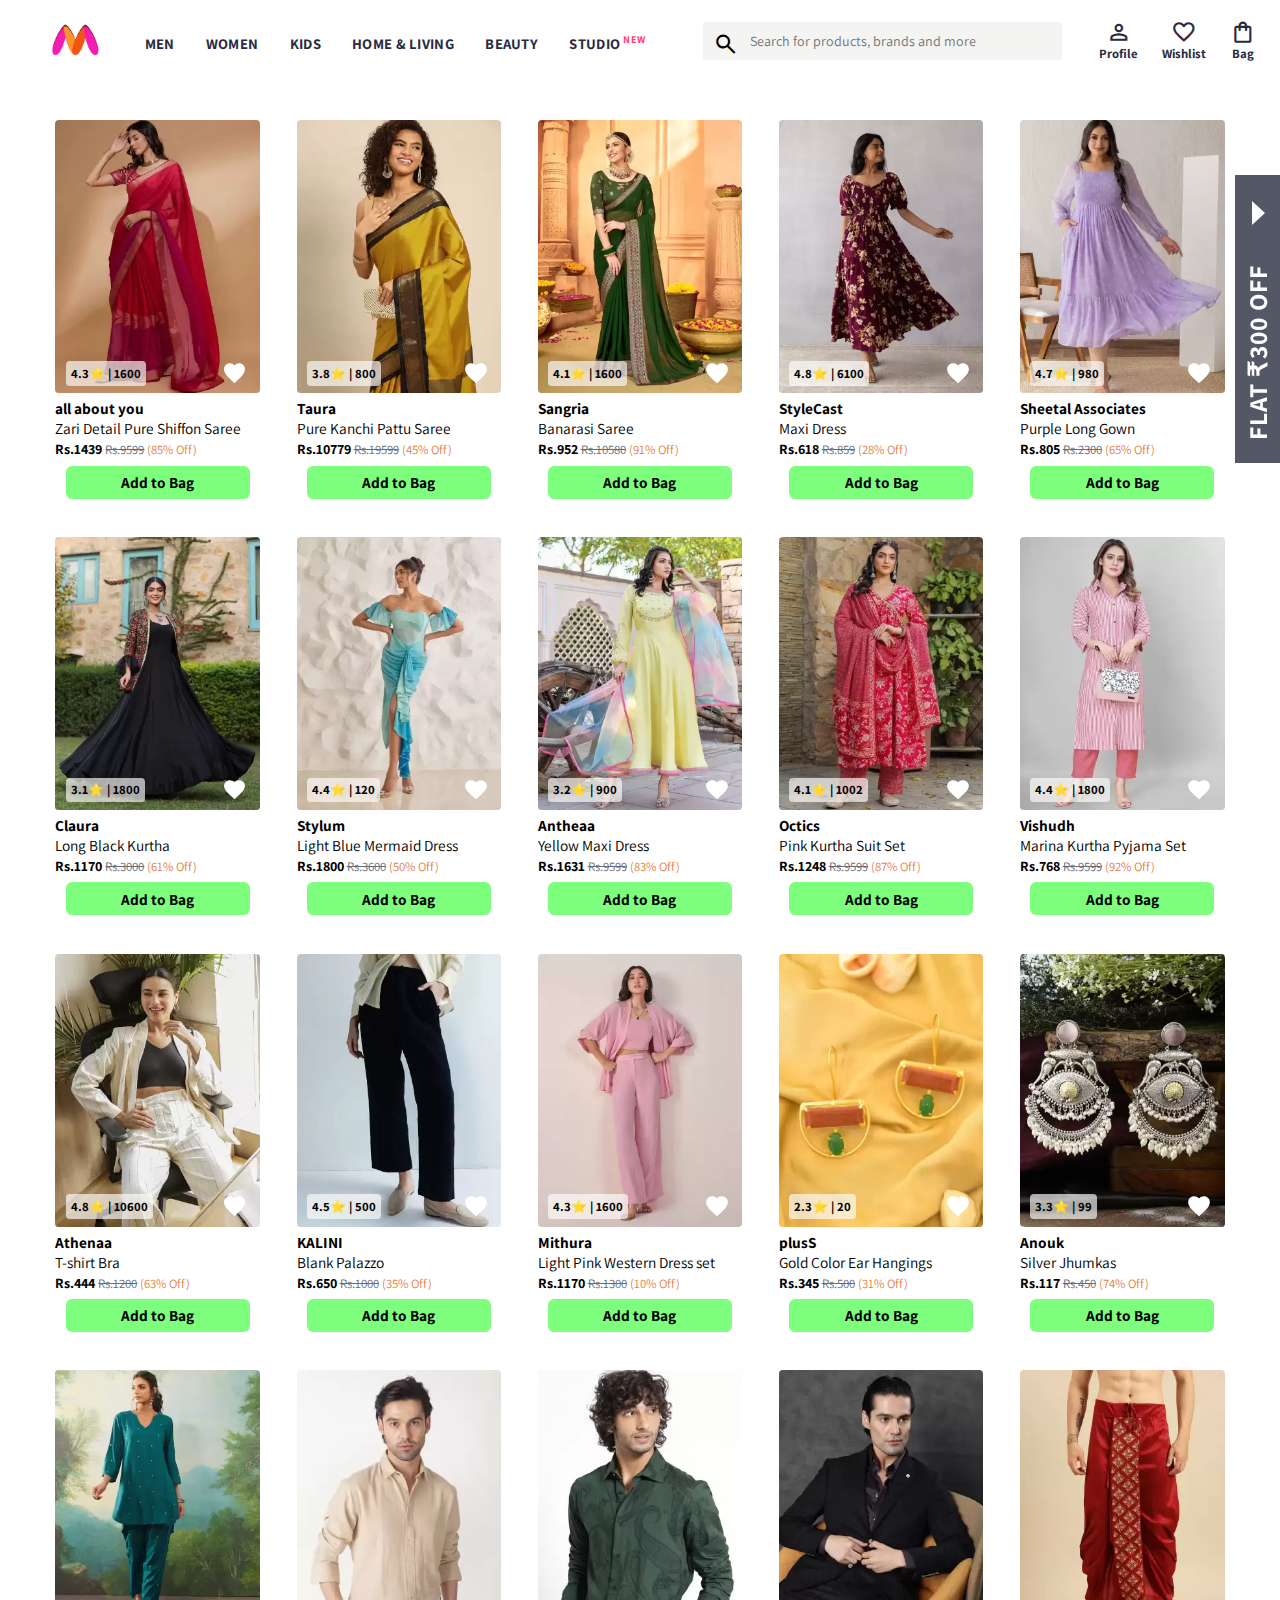
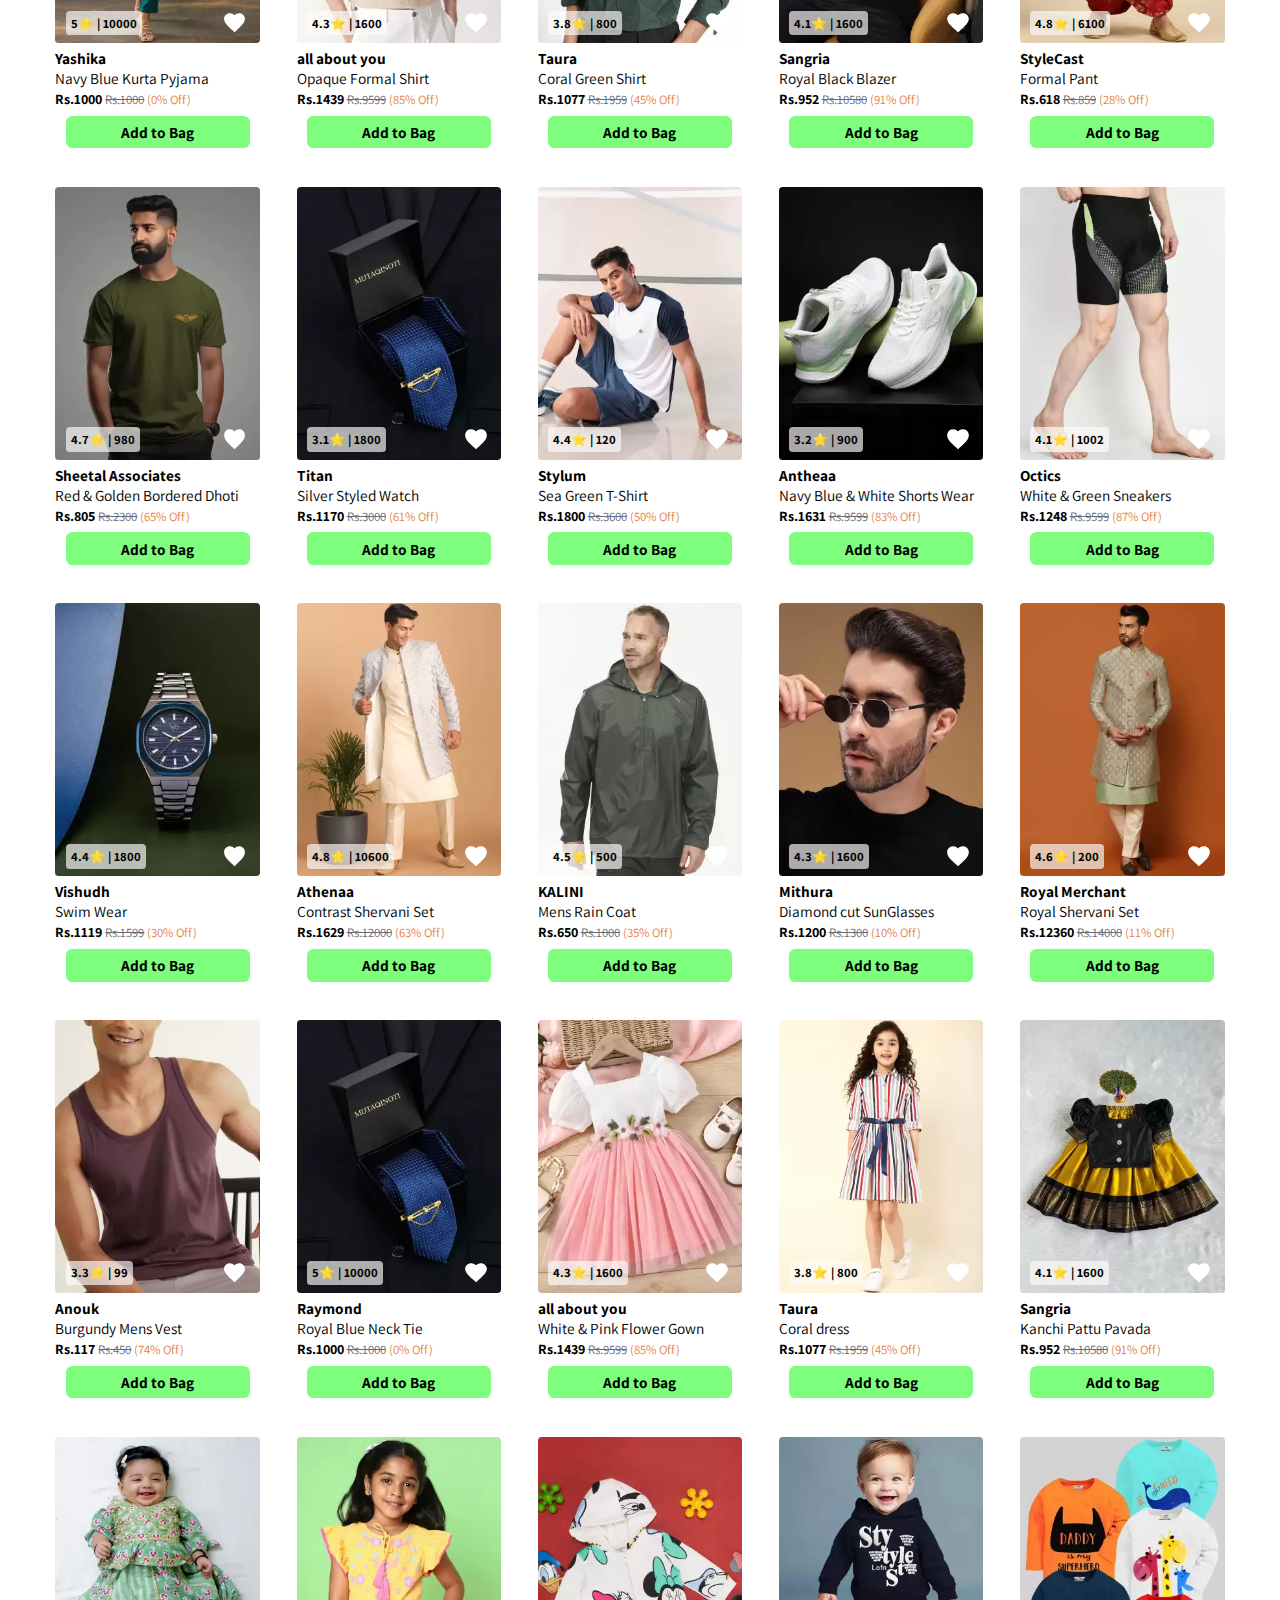
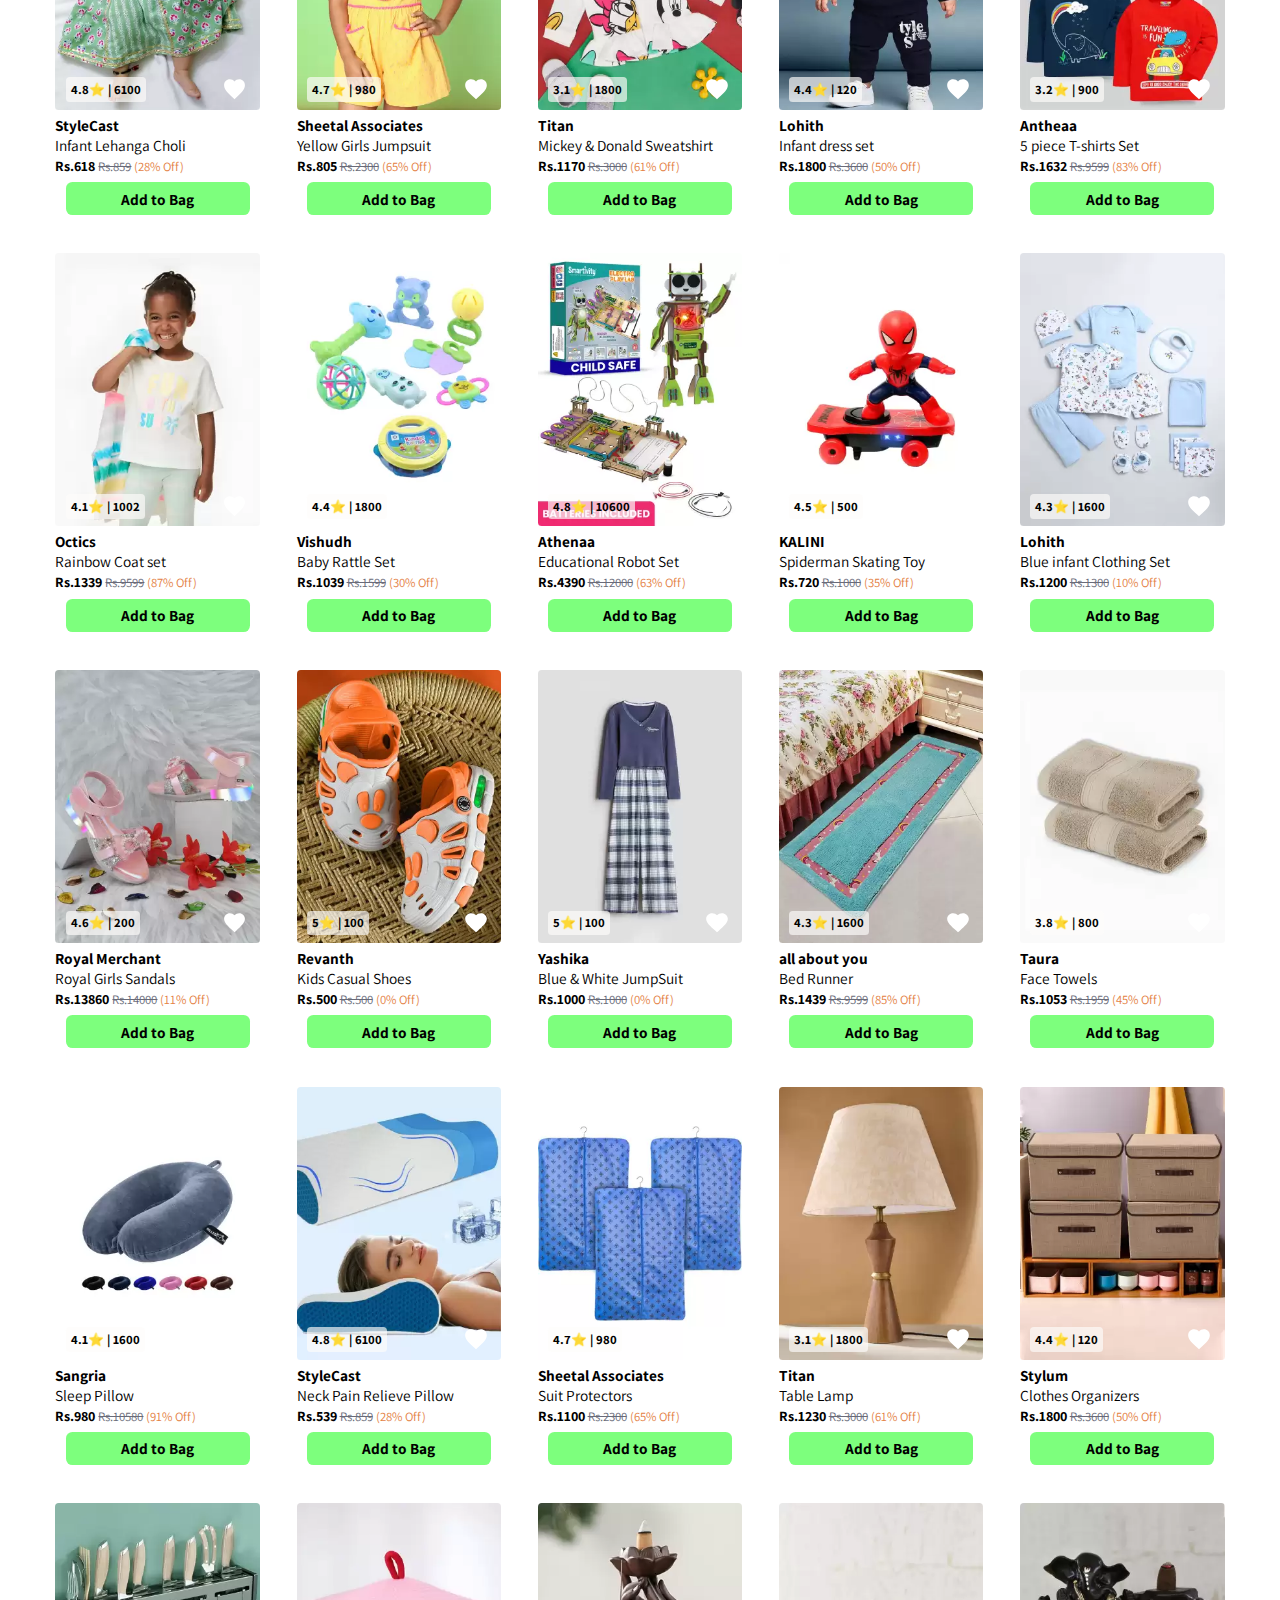
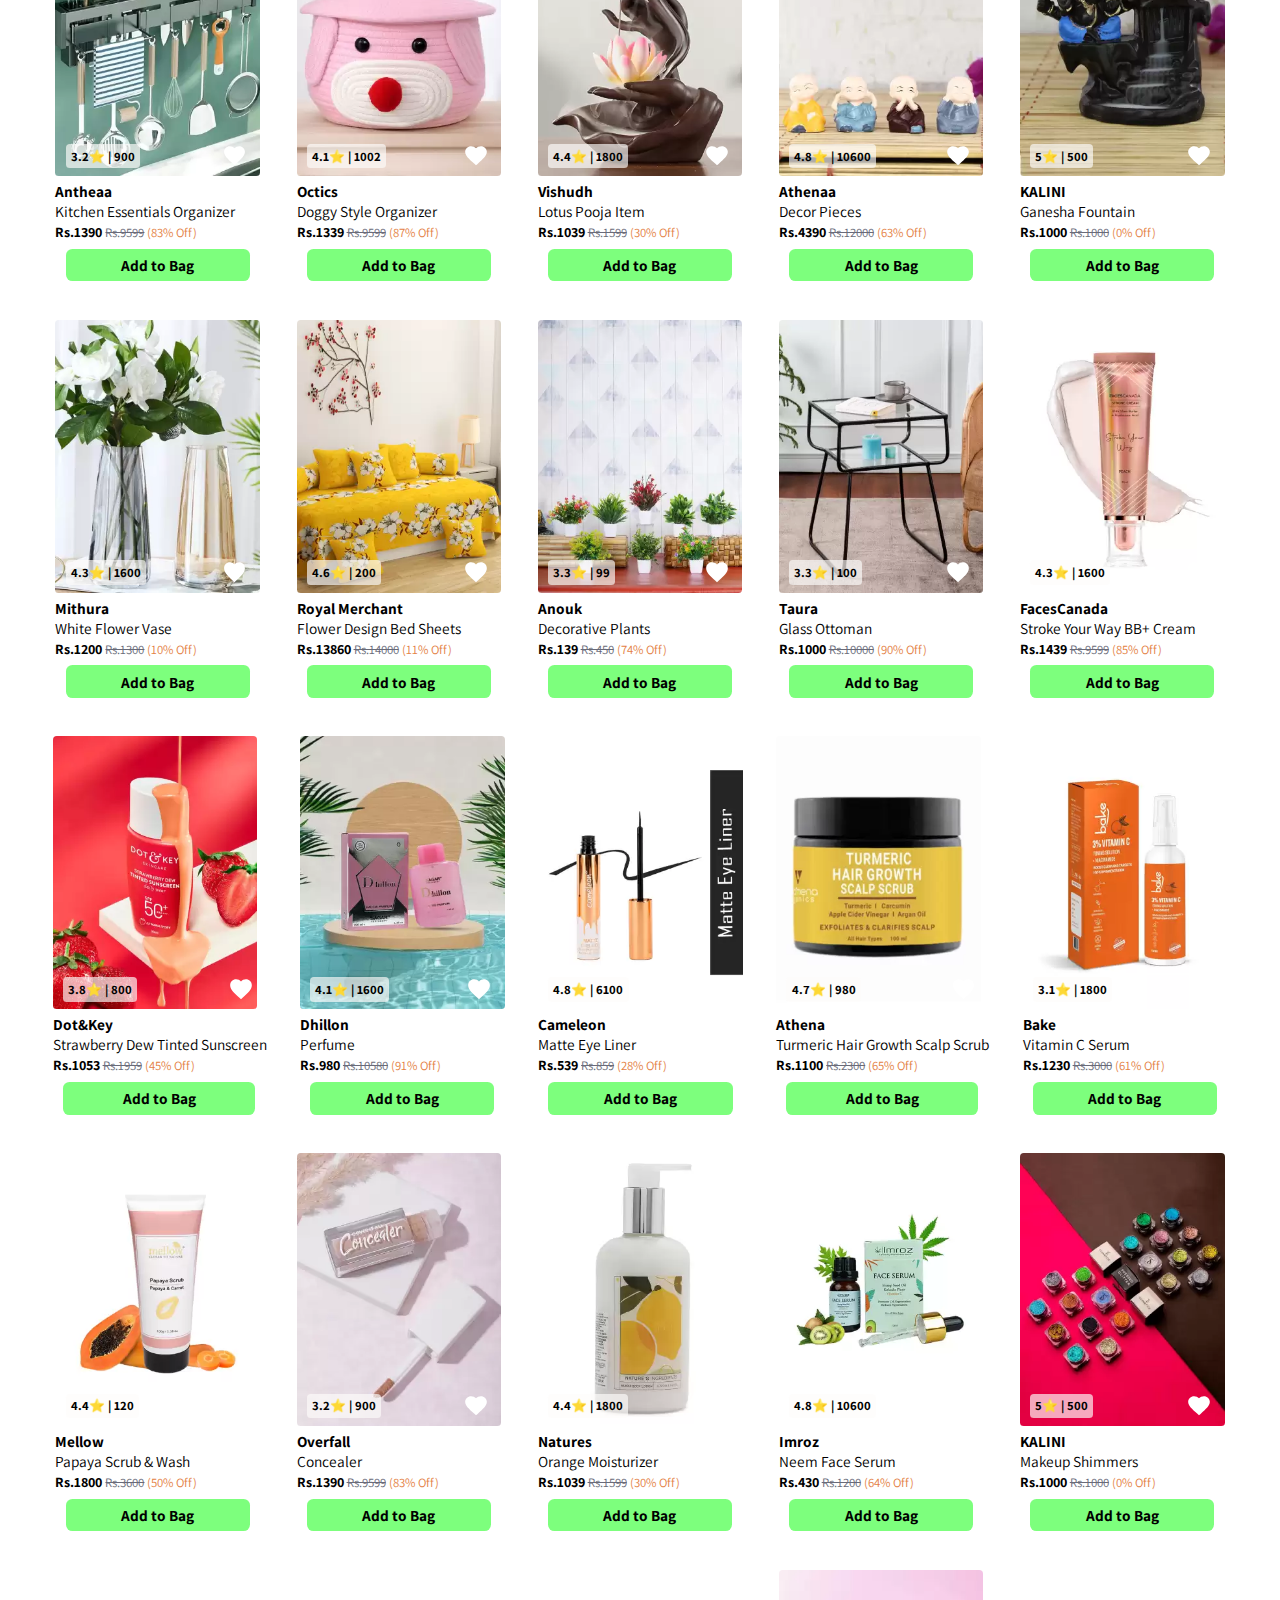
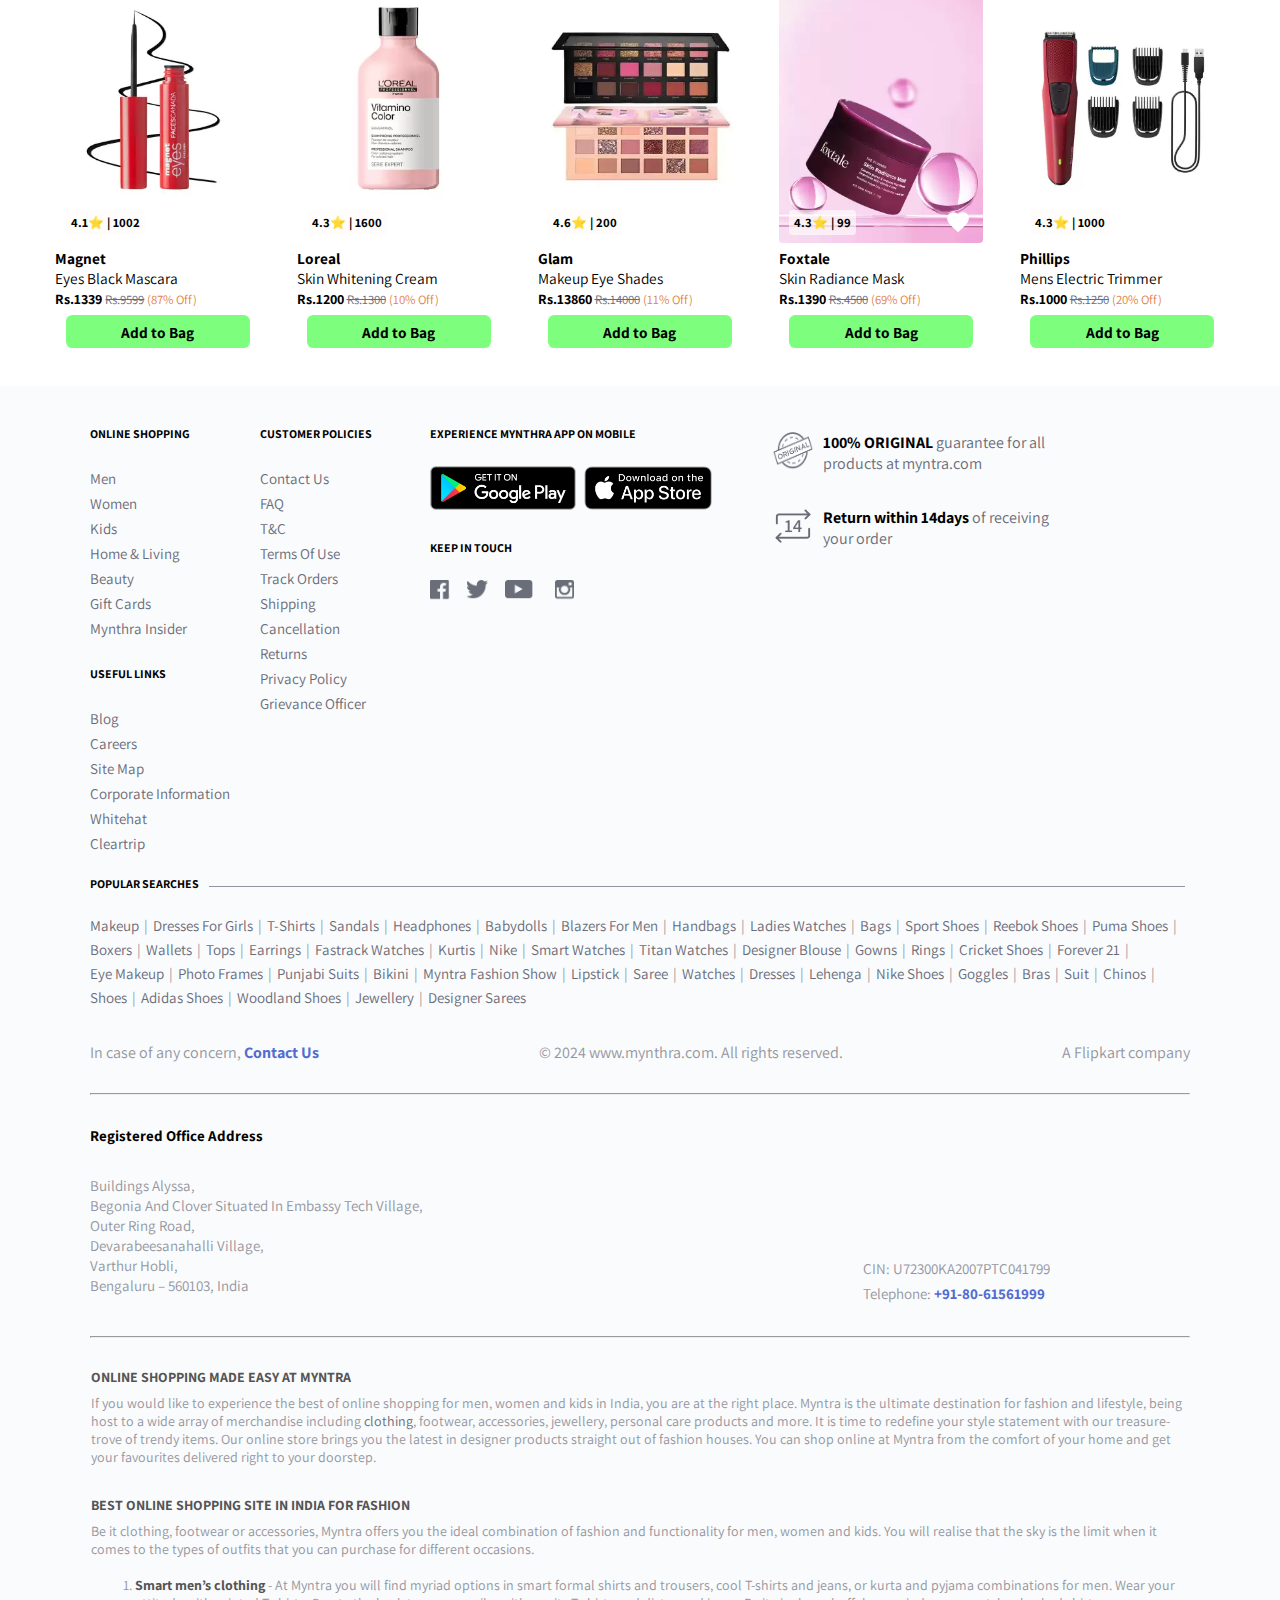
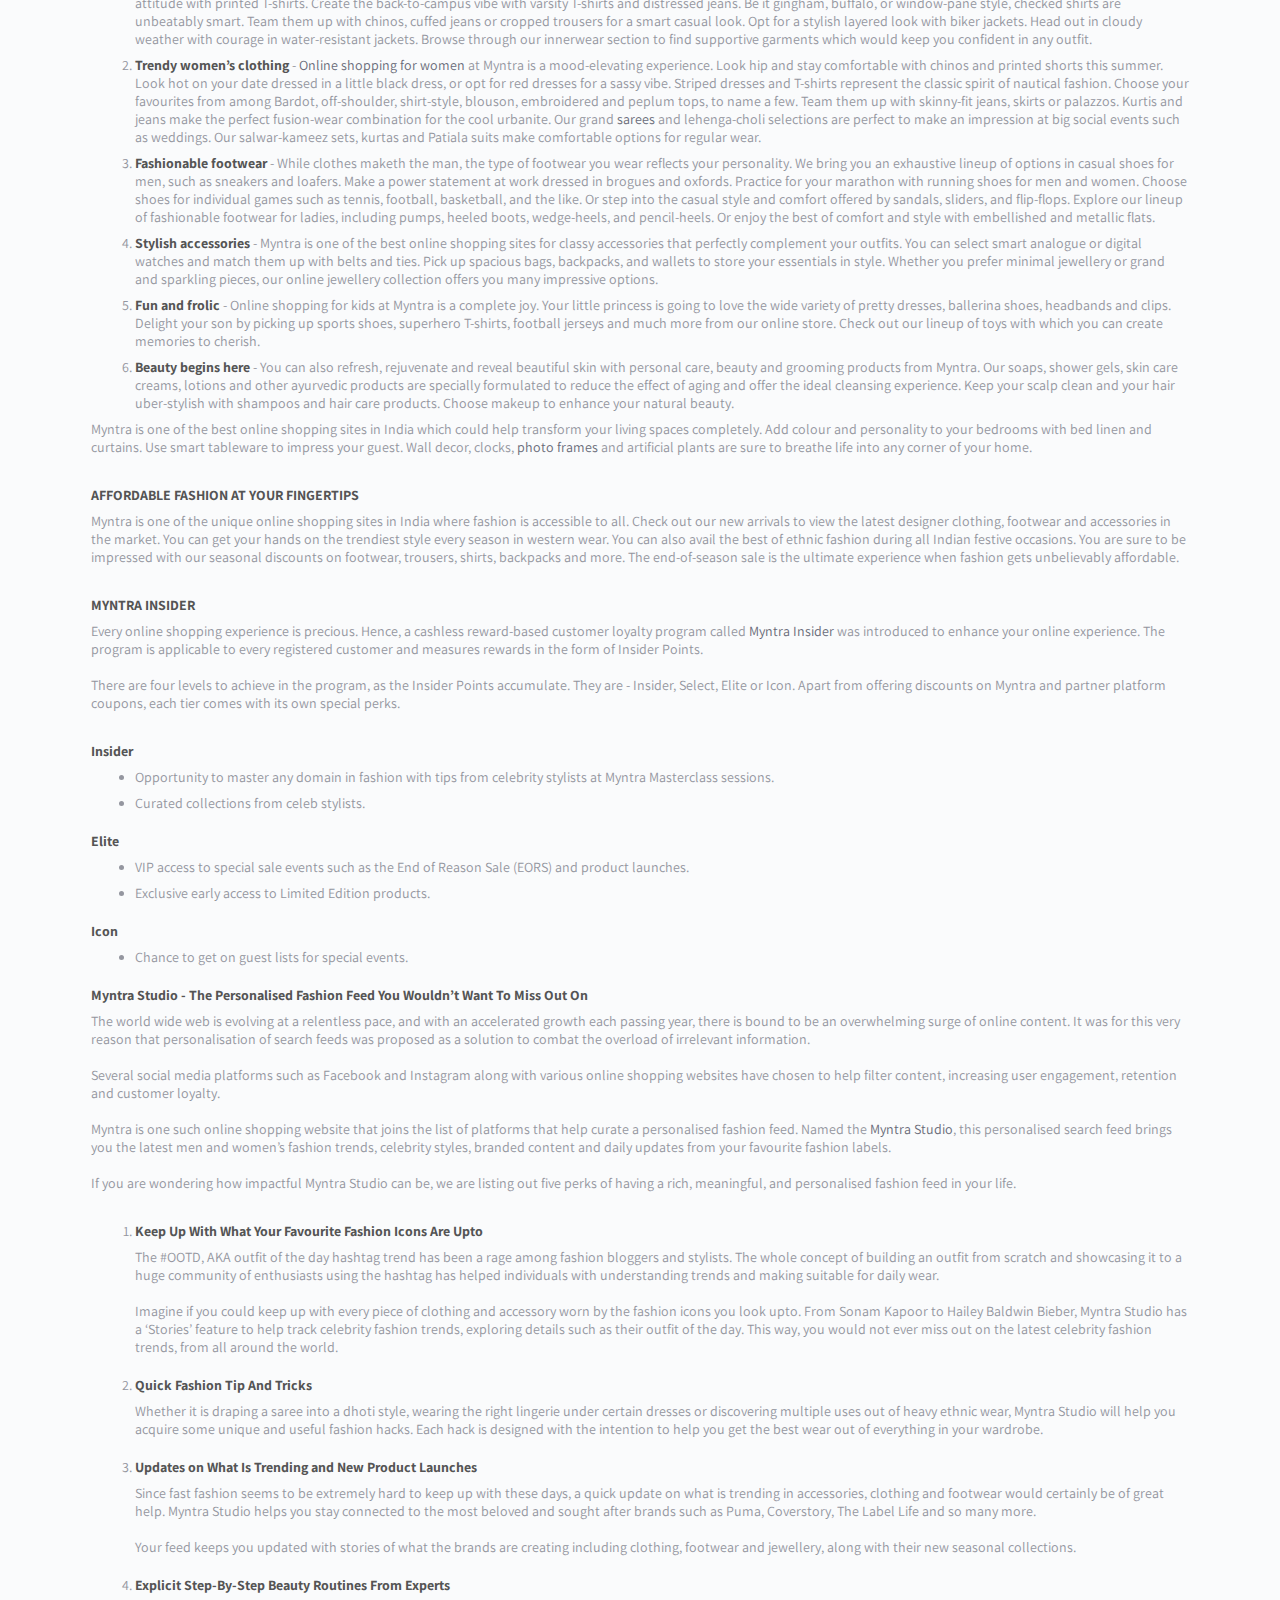
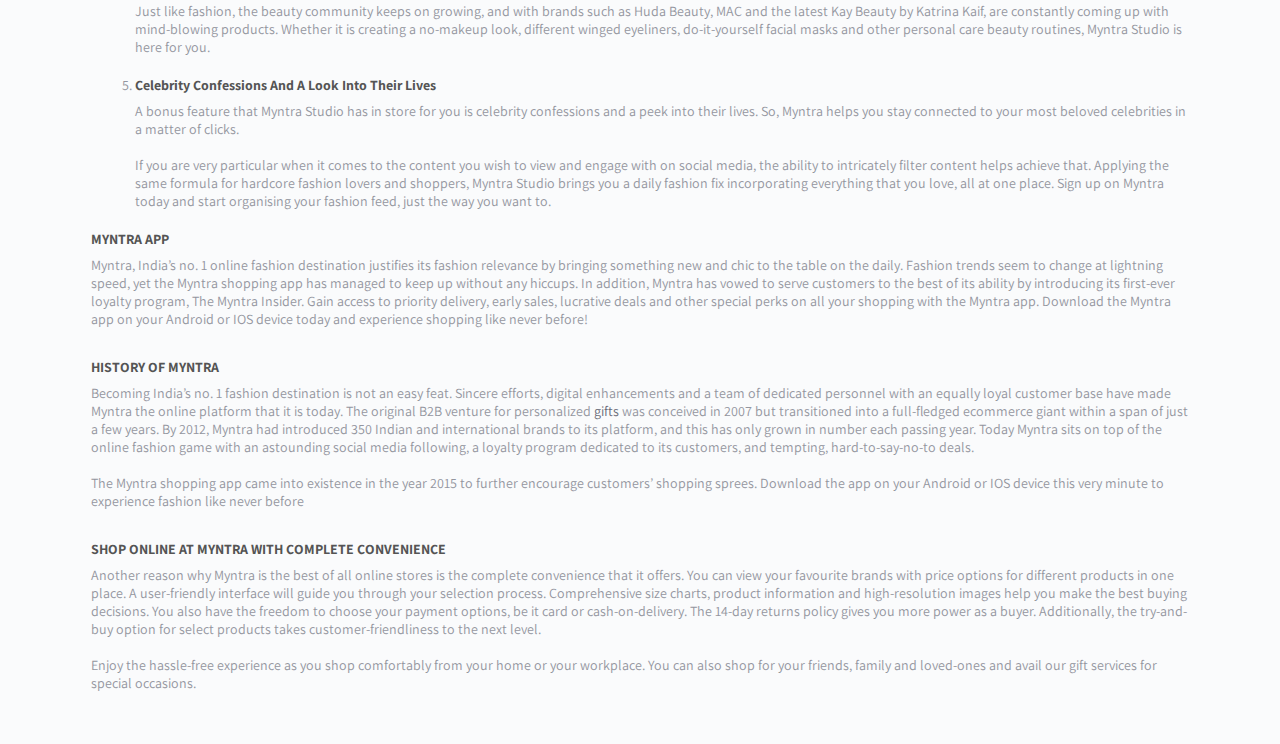
<file: pages/products.html>
<!DOCTYPE html>
<html lang="en">
<head>
    <meta charset="UTF-8">
    <meta name="viewport" content="width=device-width, initial-scale=1.0">
    <link rel="stylesheet" href="../style.css">
    <link rel="preconnect" href="https://fonts.googleapis.com">
    <link rel="preconnect" href="https://fonts.gstatic.com" crossorigin>
    <link href="https://fonts.googleapis.com/css2?family=Assistant:wght@200..800&display=swap" rel="stylesheet">
    <link rel="icon" type="image/png" href="[data-uri]" sizes="64x64">
    <link rel="stylesheet" href="https://fonts.googleapis.com/css2?family=Material+Symbols+Outlined:opsz,wght,FILL,GRAD@20..48,100..700,0..1,-50..200" />
    <title>Online Shopping for Women, Men, Kids Fashion &amp; Lifestyle - Myntra</title>
</head>
<body>
    <header>
        <div class="logo_container">
            <a href="../index.html"><img class="mynthra_home" src="../images/Myntra_logo.png" alt="mynthra homepage" /></a>
        </div>
        <nav class="nav_bar">
            <a class="men" href="men.html">Men</a>
            <a class="women" href="women.html">Women</a>
            <a class="kids" href="kids.html">Kids</a>
            <a class="home" href="home&living.html">Home & Living</a>
            <a class="beauty" href="beauty.html">Beauty</a>
            <a class="studio" href="studio.html">Studio <sup>New</sup></a>
        </nav>
        <div class="search_bar">
            <span class="material-symbols-outlined search_icon">search</span>
            <input type="text" class="search_input" placeholder="Search for products, brands and more">
        </div>
        <div class="action_bar">
            <div class="action_container">
                <a class="icon-flex" href="profile.html">
                    <span class="material-symbols-outlined">person</span>
                    <span>Profile</span>
                </a>
            </div>
            <div class="action_container">
                <a class="icon-flex" href="wishlist.html">
                    <span class="material-symbols-outlined">favorite</span>
                    <span>Wishlist</span>
                </a>
            </div>
            <div class="action_container bag">
                <a class="icon-flex" href="bag.html">
                    <span class="material-symbols-outlined">shopping_bag</span>
                    <span>Bag</span>
                    <span class="bagitemscount"></span>
                </a>
            </div>
        </div>
    </header>
    <section class="hoverboxcontainer">
        <div class="menhoverbox">
                <div class="flex-row">
                    <div>
                        <h3><a href="products.html">Topwear</a></h3>
                        <a class="item" href="products.html">T-Shirts</a>
                        <a class="item" href="products.html">Casual Shirts</a>
                        <a class="item" href="products.html">Formal Shirts</a>
                        <a class="item" href="products.html">Sweatshirts</a>
                        <a class="item" href="products.html">Sweaters</a>
                        <a class="item" href="products.html">Jackets</a>
                        <a class="item" href="products.html">Blazers & Coats</a>
                        <a class="item" href="products.html">Suits</a>
                        <a class="item" href="products.html">Rain Jackets</a>
                    </div>
                    <hr class="rowhr">
                    <div>
                        <h3><a href="products.html">Indian & Festive Wear</a></h3>
                        <a class="item" href="products.html">Kurtas & Kurta Sets</a>
                        <a class="item" href="products.html">Sherwanis</a>
                        <a class="item" href="products.html">Nehru Jackets</a>
                        <a class="item" href="products.html">Dhotis</a>
                    </div>
                </div>
                <div class="flex-row">
                    <div>
                        <h3><a href="products.html">Bottomwear</a></h3>
                        <a class="item" href="products.html">Jeans</a>
                        <a class="item" href="products.html">Casual Trousers</a>
                        <a class="item" href="products.html">Formal Trousers</a>
                        <a class="item" href="products.html">Shorts</a>
                        <a class="item" href="products.html">Track Pants & Joggers</a>
                    </div>
                    <hr class="rowhr">
                    <div>
                        <h3><a href="products.html">Innerwear & Sleepwear</a></h3>
                        <a class="item" href="products.html">Briefs & Trunks</a>
                        <a class="item" href="products.html">Boxers</a>
                        <a class="item" href="products.html">Vests</a>
                        <a class="item" href="products.html">Sleepwear & Loungewear</a>
                        <a class="item" href="products.html">Thermals</a>
                    </div>
                    <hr class="rowhr">
                    <div>
                        <h3><a href="products.html">Plus Size</a></h3>
                    </div>
                </div>
                <div class="flex-row">
                    <div>
                        <h3><a href="products.html">Footwear</a></h3>
                        <a class="item" href="products.html">Casual Shoes</a>
                        <a class="item" href="products.html">Sports Shoes</a>
                        <a class="item" href="products.html">Formal Shoes</a>
                        <a class="item" href="products.html">Sneakers</a>
                        <a class="item" href="products.html">Sandals & Floaters</a>
                        <a class="item" href="products.html">Flip Flops</a>
                        <a class="item" href="products.html">Socks</a>
                    </div>
                    <hr class="rowhr">
                    <div>
                        <h3 class="singleh3"><a href="products.html">Personal Care & Grooming</a></h3>
                        <h3 class="singleh3"><a href="products.html">Sunglasses & Frames</a></h3>
                        <h3 class="singleh3"><a href="products.html">Watches</a></h3>
                    </div>
                </div>
                <div class="flex-row">
                    <div>
                        <h3><a href="products.html">Sports & Active Wear</a></h3>
                        <a class="item" href="products.html">Sports Shoes</a>
                        <a class="item" href="products.html">Sports Sandals</a>
                        <a class="item" href="products.html">Active T-Shirts</a>
                        <a class="item" href="products.html">Track Pants & Shorts</a>
                        <a class="item" href="products.html">Tracksuits</a>
                        <a class="item" href="products.html">Jackets & Sweatshirts</a>
                        <a class="item" href="products.html">Sports Accessories</a>
                        <a class="item" href="products.html">Swimwear</a>
                    </div>
                    <hr class="rowhr">
                    <div>
                        <h3><a href="products.html">Gadgets</a></h3>
                        <a class="item" href="products.html">Smart Wearables</a>
                        <a class="item" href="products.html">Fitness Gadgets</a>
                        <a class="item" href="products.html">Headphones</a>
                        <a class="item" href="products.html">Speakers</a>
                    </div>
                </div>
                <div class="flex-row">
                    <div>
                        <h3><a href="products.html">Fashion Accessories</a></h3>
                        <a class="item" href="products.html">Wallets</a>
                        <a class="item" href="products.html">Belts</a>
                        <a class="item" href="products.html">Perfumes & Body Mists</a>
                        <a class="item" href="products.html">Trimmers</a>
                        <a class="item" href="products.html">Deodorants</a>
                        <a class="item" href="products.html">Ties, Cufflinks & Pocket Squares</a>
                        <a class="item" href="products.html">Accessory Gift Sets</a>
                        <a class="item" href="products.html">Caps & Hats</a>
                        <a class="item" href="products.html">Mufflers, Scarves & Gloves</a>
                        <a class="item" href="products.html">Phone Cases</a>
                        <a class="item" href="products.html">Rings & Wristwear</a>
                        <a class="item" href="products.html">Helmets</a>
                    </div>
                    <hr class="rowhr">
                    <div>
                        <h3 class="singleh3"><a href="products.html">Bags & Backpacks</a></h3>
                        <h3 class="singleh3"><a href="products.html">Luggages & Trolleys</a></h3>
                    </div>
                </div>
        </div>
        <div class="womenhoverbox">
            <div class="women flex-row">
                <div>
                    <h3><a href="products.html">Indian & Fusion Wear</a></h3>
                    <a class="item" href="products.html">Kurtas & Suits</a>
                    <a class="item" href="products.html">Kurtis, Tunics & Tops</a>
                    <a class="item" href="products.html">Sarees</a>
                    <a class="item" href="products.html">Ethnic Wear</a>
                    <a class="item" href="products.html">Leggings, Salwars & Churidars</a>
                    <a class="item" href="products.html">Skirts & Palazzos</a>
                    <a class="item" href="products.html">Dress Materials</a>
                    <a class="item" href="products.html">Lehenga Cholis</a>
                    <a class="item" href="products.html">Dupattas & Shawls</a>
                    <a class="item" href="products.html">Jackets</a>
                    <hr class="rowhr">
                    <h3 class="singleh3"><a href="products.html">Belts, Scarves & More</a></h3>
                    <h3 class="singleh3"><a href="products.html">Watches & Wearables</a></h3>
                </div>
            </div>
            <div class="women flex-row">
                    <div>
                    <h3><a href="products.html">Western Wear</a></h3>
                    <a class="item" href="products.html">Dresses</a>
                    <a class="item" href="products.html">Tops</a>
                    <a class="item" href="products.html">Tshirts</a>
                    <a class="item" href="products.html">Jeans</a>
                    <a class="item" href="products.html">Trousers & Capris</a>
                    <a class="item" href="products.html">Shorts & Skirts</a>
                    <a class="item" href="products.html">Co-ords</a>
                    <a class="item" href="products.html">Playsuits</a>
                    <a class="item" href="products.html">Jumpsuits</a>
                    <a class="item" href="products.html">Shrugs</a>
                    <a class="item" href="products.html">Sweaters & Sweatshirts</a>
                    <a class="item" href="products.html">Jackets & Coats</a>
                    <a class="item" href="products.html">Blazers & Waistcoats</a>
                </div>
                <hr class="rowhr">
                    <h3><a href="products.html">Plus Size</a></h3>
            </div>
            <div class="women flex-row">
                    <h3 class="singleh3"><a href="products.html">Maternity</a></h3>
                    <h3 class="singleh3"><a href="products.html">Sunglasses & Frames</a></h3>
                <div>
                    <h3><a href="products.html">Footwear</a></h3>
                    <a class="item" href="products.html">Flats</a>
                    <a class="item" href="products.html">Casual Shoes</a>
                    <a class="item" href="products.html">Heels</a>
                    <a class="item" href="products.html">Boots</a>
                    <a class="item" href="products.html">Sports Shoes & Floaters</a>
                </div>
                <hr class="rowhr">
                <div>
                    <h3><a href="products.html">Sports & Active Wear</a></h3>
                    <a class="item" href="products.html">Clothing</a>
                    <a class="item" href="products.html">Footwear</a>
                    <a class="item" href="products.html">Sports Accessories</a>
                    <a class="item" href="products.html">Sports Equipment</a>
                </div>
            </div>
            <div class="women flex-row">
                <div>
                    <h3><a href="products.html">Lingerie & Sleepwear</a></h3>
                    <a class="item" href="products.html">Bra</a>
                    <a class="item" href="products.html">Briefs</a>
                    <a class="item" href="products.html">Shapewear</a>
                    <a class="item" href="products.html">Sleepwear & Loungewear</a>
                    <a class="item" href="products.html">Swimwear</a>
                    <a class="item" href="products.html">Camisoles & Thermals</a>
                </div>
                <hr class="rowhr">
                <div>
                    <h3><a href="products.html">Beauty & Personal Care</a></h3>
                    <a class="item" href="products.html">Makeup</a>
                    <a class="item" href="products.html">Skincare</a>
                    <a class="item" href="products.html">Premium Beauty</a>
                    <a class="item" href="products.html">Lipsticks</a>
                    <a class="item" href="products.html">Fragrances</a>
                </div>
            </div>
            <div class="women flex-row">
                <div>
                    <h3><a href="products.html">Gadgets</a></h3>
                    <a class="item" href="products.html">Smart Wearables</a>
                    <a class="item" href="products.html">Fitness Gadgets</a>
                    <a class="item" href="products.html">Headphones</a>
                    <a class="item" href="products.html">Speakers</a>
                </div>
                <hr class="rowhr">
                <div>
                    <h3><a href="products.html">Jewellery</a></h3>
                    <a class="item" href="products.html">Fashion Jewellery</a>
                    <a class="item" href="products.html">Fine Jewellery</a>
                    <a class="item" href="products.html">Earrings</a>
                </div>
                <hr class="rowhr">
                    <h3 class="singleh3"><a href="products.html">Bags & Backpacks</a></h3>
                    <h3 class="singleh3"><a href="products.html">Handbags, Bags & Wallets</a></h3>
                    <h3 class="singleh3"><a href="products.html">Luggages & Trolleys</a></h3>
            </div>
        </div>
        <div class="kidshoverbox">
            <div class="kids flex-row">
                <h3><a href="products.html">Boys Clothing</a></h3>
                <a class="item" href="products.html">T-Shirts</a>
                <a class="item" href="products.html">Shirts</a>
                <a class="item" href="products.html">Shorts</a>
                <a class="item" href="products.html">Jeans</a>
                <a class="item" href="products.html">Trousers</a>
                <a class="item" href="products.html">Clothing Sets</a>
                <a class="item" href="products.html">Ethnic Wear</a>
                <a class="item" href="products.html">Track Pants & Pyjamas</a>
                <a class="item" href="products.html">Jacket, Sweater & Sweatshirts</a>
                <a class="item" href="products.html">Party Wear</a>
                <a class="item" href="products.html">Innerwear & Thermals</a>
                <a class="item" href="products.html">Nightwear & Loungewear</a>
                <a class="item" href="products.html">Value Packs</a>
        </div>
        <div class="kids flex-row">
                <h3><a href="products.html">Girls Clothing</a></h3>
                <a class="item" href="products.html">Dresses</a>
                <a class="item" href="products.html">Tops</a>
                <a class="item" href="products.html">Tshirts</a>
                <a class="item" href="products.html">Clothing Sets</a>
                <a class="item" href="products.html">Lehenga Choli</a>
                <a class="item" href="products.html">Kurta Sets</a>
                <a class="item" href="products.html">Party Wear</a>
                <a class="item" href="products.html">Dungarees & Jumpsuits</a>
                <a class="item" href="products.html">Skirts & Shorts</a>
                <a class="item" href="products.html">Tights & Leggings</a>
                <a class="item" href="products.html">Jeans, Trousers & Capris</a>
                <a class="item" href="products.html">Jacket, Sweater & Sweatshirts</a>
                <a class="item" href="products.html">Innerwear & Thermals</a>
                <a class="item" href="products.html">Nightwear & Loungewear</a>
                <a class="item" href="products.html">Value Packs</a>
        </div>
        <div class="kids flex-row">
            <div>
                <h3><a href="products.html">Footwear</a></h3>
                <a class="item" href="products.html">Casual Shoes</a>
                <a class="item" href="products.html">Flipflops</a>
                <a class="item" href="products.html">Sports Shoes</a>
                <a class="item" href="products.html">Flats</a>
                <a class="item" href="products.html">Sandals</a>
                <a class="item" href="products.html">Heels</a>
                <a class="item" href="products.html">School Shoes</a>
                <a class="item" href="products.html">Socks</a>
            </div>
            <hr class="rowhr">
            <div>
                <h3><a href="products.html">Toys & Games</a></h3>
                <a class="item" href="products.html">Learning & Development</a>
                <a class="item" href="products.html">Activity Toys</a>
                <a class="item" href="products.html">Soft Toys</a>
                <a class="item" href="products.html">Action Figure / Play Set</a>
            </div>
        </div>
        <div class="kids flex-row">
            <div>
                <h3><a href="products.html">Infants</a></h3>
                <a class="item" href="products.html">Bodysuits</a>
                <a class="item" href="products.html">Rompers & Sleepsuits</a>
                <a class="item" href="products.html">Clothing Sets</a>
                <a class="item" href="products.html">Tshirts & Tops</a>
                <a class="item" href="products.html">Dresses</a>
                <a class="item" href="products.html">Bottom Wear</a>
                <a class="item" href="products.html">Winter Wear</a>
                <a class="item" href="products.html">Innerwear & Sleepwear</a>
                <a class="item" href="products.html">Infant Care</a>
            </div>
            <hr class="rowhr">
                <h3 class="singleh3"><a href="products.html">Home & Bath</a></h3>
                <h3 class="singleh3"><a href="products.html">Personal Care</a></h3>
        </div>
        <div class="kids flex-row">
            <div>
                <h3><a href="products.html">Kids Accessories</a></h3>
                <a class="item" href="products.html">Bags & Backpacks</a>
                <a class="item" href="products.html">Watches</a>
                <a class="item" href="products.html">Jewellery & Hair Accessory</a>
                <a class="item" href="products.html">Sunglasses</a>
                <a class="item" href="products.html">Masks & Protective Gears</a>
                <a class="item" href="products.html">Caps & Hats</a>
            </div>
            <hr class="rowhr">
            <div>
                <h3><a href="products.html">Brands</a></h3>
                <a class="item" href="products.html">H&M</a>
                <a class="item" href="products.html">Max Kids</a>
                <a class="item" href="products.html">Pantaloons</a>
                <a class="item" href="products.html">United Colors Of Benetton Kids</a>
                <a class="item" href="products.html">YK</a>
                <a class="item" href="products.html">U.S. Polo Assn. Kids</a>
                <a class="item" href="products.html">Mothercare</a>
                <a class="item" href="products.html">HRX</a>
            </div>
        </div>
        </div>
        <div class="homehoverbox">
            <div class="home flex-row">
                <div>
                    <h3><a href="products.html">Bed Linen & Furnishing</a></h3>
                    <a class="item" href="products.html">Bed Runners</a>
                    <a class="item" href="products.html">Mattress Protectors</a>
                    <a class="item" href="products.html">Bedsheets</a>
                    <a class="item" href="products.html">Bedding Sets</a>
                    <a class="item" href="products.html">Blankets, Quilts & Dohars</a>
                    <a class="item" href="products.html">Pillows & Pillow Covers</a>
                    <a class="item" href="products.html">Bed Covers</a>
                    <a class="item" href="products.html">Diwan Sets</a>
                    <a class="item" href="products.html">Chair Pads & Covers</a>
                    <a class="item" href="products.html">Sofa Covers</a>
                </div>
                <hr class="rowhr">
                <div>
                    <h3><a href="products.html">Flooring</a></h3>
                    <a class="item" href="products.html">Floor Runners</a>
                    <a class="item" href="products.html">Carpets</a>
                    <a class="item" href="products.html">Floor Mats & Dhurries</a>
                    <a class="item" href="products.html">Door Mats</a>
                </div>
            </div>
            <div class="home flex-row">
                <div>
                    <h3><a href="products.html">Bath</a></h3>
                    <a class="item" href="products.html">Bath Towels</a>
                    <a class="item" href="products.html">Hand & Face Towels</a>
                    <a class="item" href="products.html">Beach Towels</a>
                    <a class="item" href="products.html">Towels Set</a>
                    <a class="item" href="products.html">Bath Rugs</a>
                    <a class="item" href="products.html">Bath Robes</a>
                    <a class="item" href="products.html">Bathroom Accessories</a>
                    <a class="item" href="products.html">Shower Curtains</a>
                </div>
                <hr class="rowhr">
                <div>
                    <h3><a href="products.html">Lamps & Lighting</a></h3>
                    <a class="item" href="products.html">Floor Lamps</a>
                    <a class="item" href="products.html">Ceiling Lamps</a>
                    <a class="item" href="products.html">Table Lamps</a>
                    <a class="item" href="products.html">Wall Lamps</a>
                    <a class="item" href="products.html">Outdoor Lamps</a>
                    <a class="item" href="products.html">String Lights</a>
                </div>
            </div>
            <div class="home flex-row">
                <div>
                    <h3><a href="products.html">Home Décor</a></h3>
                    <a class="item" href="products.html">Plants & Planters</a>
                    <a class="item" href="products.html">Aromas & Candles</a>
                    <a class="item" href="products.html">Clocks</a>
                    <a class="item" href="products.html">Mirrors</a>
                    <a class="item" href="products.html">Wall Décor</a>
                    <a class="item" href="products.html">Festive Decor</a>
                    <a class="item" href="products.html">Pooja Essentials</a>
                    <a class="item" href="products.html">Wall Shelves</a>
                    <a class="item" href="products.html">Fountains</a>
                    <a class="item" href="products.html">Showpieces & Vases</a>
                    <a class="item" href="products.html">Ottoman</a>
                </div>
                <hr class="rowhr">
                    <h3 class="singleh3"><a class="item" href="products.html">Cushions & Cushion Covers</a></h3>
                    <h3 class="singleh3"><a class="item" href="products.html">Curtains</a></h3>
            </div>
            <div class="home flex-row">
                    <h3 class="singleh3"><a class="item" href="products.html">Home Gift Sets</a></h3>
                <div>
                    <h3><a href="products.html">Kitchen & Table</a></h3>
                    <a class="item" href="products.html">Table Runners</a>
                    <a class="item" href="products.html">Dinnerware & Serveware</a>
                    <a class="item" href="products.html">Cups and Mugs</a>
                    <a class="item" href="products.html">Bakeware & Cookware</a>
                    <a class="item" href="products.html">Kitchen Storage & Tools</a>
                    <a class="item" href="products.html">Bar & Drinkware</a>
                    <a class="item" href="products.html">Table Covers & Furnishings</a>
                </div>
                <hr class="rowhr">
                <div>
                    <h3><a href="products.html">Storage</a></h3>
                    <a class="item" href="products.html">Bins</a>
                    <a class="item" href="products.html">Hangers</a>
                    <a class="item" href="products.html">Organisers</a>
                    <a class="item" href="products.html">Hooks & Holders</a>
                    <a class="item" href="products.html">Laundry Bags</a>
                </div>
            </div>
            <div class="home flex-row">
                <div>
                    <h3><a href="products.html">Brands</a></h3>
                    <a class="item" href="products.html">H&M</a>
                    <a class="item" href="products.html">Marks & Spencer</a>
                    <a class="item" href="products.html">Home Centre</a>
                    <a class="item" href="products.html">Spaces</a>
                    <a class="item" href="products.html">D'Decor</a>
                    <a class="item" href="products.html">Story@Home</a>
                    <a class="item" href="products.html">Pure Home & Living</a>
                    <a class="item" href="products.html">Swayam</a>
                    <a class="item" href="products.html">Raymond Home</a>
                    <a class="item" href="products.html">Maspar</a>
                    <a class="item" href="products.html">My Trident</a>
                    <a class="item" href="products.html">Cortina</a>
                    <a class="item" href="products.html">Random</a>
                    <a class="item" href="products.html">Ellementry</a>
                    <a class="item" href="products.html">ROMEE</a>
                    <a class="item" href="products.html">SEJ by Nisha Gupta</a>
                </div>
            </div>
        </div>
        <div class="beautyhoverbox">
            <div class="beauty flex-row">
                <div>
                    <h3><a href="products.html">Makeup</a></h3>
                    <a class="item" href="products.html">Lipstick</a>
                    <a class="item" href="products.html">Lip Gloss</a>
                    <a class="item" href="products.html">Lip Liner</a>
                    <a class="item" href="products.html">Mascara</a>
                    <a class="item" href="products.html">Eyeliner</a>
                    <a class="item" href="products.html">Kajal</a>
                    <a class="item" href="products.html">Eyeshadow</a>
                    <a class="item" href="products.html">Foundation</a>
                    <a class="item" href="products.html">Primer</a>
                    <a class="item" href="products.html">Concealer</a>
                    <a class="item" href="products.html">Compact</a>
                    <a class="item" href="products.html">Nail Polish</a>
                </div>
            </div>
            <div class="beauty flex-row">
                <div>
                    <h3><a href="products.html">Skincare, Bath & Body</a></h3>
                    <a class="item" href="products.html">Face Moisturiser</a>
                    <a class="item" href="products.html">Cleanser</a>
                    <a class="item" href="products.html">Masks & Peel</a>
                    <a class="item" href="products.html">Sunscreen</a>
                    <a class="item" href="products.html">Serum</a>
                    <a class="item" href="products.html">Face Wash</a>
                    <a class="item" href="products.html">Eye Cream</a>
                    <a class="item" href="products.html">Lip Balm</a>
                    <a class="item" href="products.html">Body Lotion</a>
                    <a class="item" href="products.html">Body Wash</a>
                    <a class="item" href="products.html">Body Scrub</a>
                    <a class="item" href="products.html">Hand Cream</a>
                </div>
                <hr class="rowhr">
                <div>
                    <h3 class="singleh3"><a href="products.html">Baby Care</a></h3>
                    <h3 class="singleh3"><a href="products.html">Masks</a></h3>
                </div>
            </div>
            <div class="beauty flex-row">
                <div>
                    <h3><a href="products.html">Haircare</a></h3>
                    <a class="item" href="products.html">Shampoo</a>
                    <a class="item" href="products.html">Conditioner</a>
                    <a class="item" href="products.html">Hair Cream</a>
                    <a class="item" href="products.html">Hair Oil</a>
                    <a class="item" href="products.html">Hair Gel</a>
                    <a class="item" href="products.html">Hair Color</a>
                    <a class="item" href="products.html">Hair Serum</a>
                    <a class="item" href="products.html">Hair Accessory</a>
                </div>
                <hr class="rowhr">
                <div>
                    <h3><a href="products.html">Fragrances</a></h3>
                    <a class="item" href="products.html">Perfume</a>
                    <a class="item" href="products.html">Deodorant</a>
                    <a class="item" href="products.html">Body Mist</a>
                </div>
            </div>
            <div class="beauty flex-row">
                <div>
                    <h3><a href="products.html">Appliances</a></h3>
                    <a class="item" href="products.html">Hair Straightener</a>
                    <a class="item" href="products.html">Hair Dryer</a>
                    <a class="item" href="products.html">Epilator</a>
                </div>
                <hr class="rowhr">
                <div>
                    <h3><a href="products.html">Men's Grooming</a></h3>
                    <a class="item" href="products.html">Trimmers</a>
                    <a class="item" href="products.html">Beard Oil</a>
                    <a class="item" href="products.html">Hair Wax</a>
                </div>
                <hr class="rowhr">
                <div>
                    <h3><a href="products.html">Beauty Gift & Makeup Set</a></h3>
                    <a class="item" href="products.html">Beauty Gift</a>
                    <a class="item" href="products.html">Makeup Kit</a>
                </div>
                <hr class="rowhr">
                    <h3 class="singleh3"><a href="products.html">Premium Beauty</a></h3>
                    <h3 class="singleh3"><a href="products.html">Wellness & Hygiene</a></h3>
            </div>
                <div class="beauty flex-row">
                    <h3><a href="products.html">Top Brands</a></h3>
                    <a class="item" href="products.html">Lakme</a>
                    <a class="item" href="products.html">Maybelline</a>
                    <a class="item" href="products.html">LOreal</a>
                    <a class="item" href="products.html">Philips</a>
                    <a class="item" href="products.html">Bath & Body Works</a>
                    <a class="item" href="products.html">THE BODY SHOP</a>
                    <a class="item" href="products.html">Biotique</a>
                    <a class="item" href="products.html">Mamaearth</a>
                    <a class="item" href="products.html">MCaffeine</a>
                    <a class="item" href="products.html">Nivea</a>
                    <a class="item" href="products.html">Lotus Herbals</a>
                    <a class="item" href="products.html">LOreal Professionnel</a>
                    <a class="item" href="products.html">KAMA AYURVEDA</a>
                    <a class="item" href="products.html">M.A.C</a>
                    <a class="item" href="products.html">Forest Essentials</a>
            </div>
        </div>
        <div class="studiohoverbox">
            <div class="mynthra_studio">
                <img class="mynthra_studio_img" src="../images/Myntra_logo.png"> 
                <h4>Studio</h4>
            </div>
                <p>Your daily inspiration for everything fashion</p>
                <div class="studioimgs">
                <img src="../images/bargains/1.shirts.jfif">
                <img src="../images/bargains/2. jeans.jfif">
                <img src="../images/bargains/3.Tshirts.jfif">
                <img src="../images/bargains/9.kurta sets.webp" alt="explore studio" />
            </div>
            <a href="studio.html" class="studiolink">EXPLORE STUDIO  <span class="studiolink link"> > </span> </a>
        </div>
    </section>
    <main>
       <div class="productscontainer"></div>
    </main>
    <Footer>
        <section class="links-container">
                <div class="mainlinks-container">
                    <div class="online-shopping">
                        <a class="heading" href="products.html">ONLINE SHOPPING</a>
                        <a class="links" href="products.html">men</a>
                        <a class="links" href="products.html">women</a>
                        <a class="links" href="products.html">kids</a>
                        <a class="links" href="products.html">home & living</a>
                        <a class="links" href="products.html">beauty</a>
                        <a class="links" href="products.html">gift cards</a>
                        <a class="links" href="products.html">mynthra insider</a>
                    </div>
                    <div class="useful-links">
                        <a class="heading" href="products.html">USEFUL LINKS</a>
                        <a class="links" href="products.html">blog</a>
                        <a class="links" href="products.html">careers</a>
                        <a class="links" href="products.html">site map</a>
                        <a class="links" href="products.html">corporate information</a>
                        <a class="links" href="products.html">whitehat</a>
                        <a class="links" href="products.html">cleartrip</a>
                    </div>
                </div>
                <div class="customer-policies">
                    <a class="heading" href="products.html">CUSTOMER POLICIES</a>
                        <a class="links" href="products.html">contact us</a>
                        <a class="links" href="products.html">FAQ</a>
                        <a class="links" href="products.html">T&C</a>
                        <a class="links" href="products.html">terms of use</a>
                        <a class="links" href="products.html">track orders</a>
                        <a class="links" href="products.html">shipping</a>
                        <a class="links" href="products.html">cancellation</a>
                        <a class="links" href="products.html">returns</a>
                        <a class="links" href="products.html">privacy policy</a>
                        <a class="links" href="products.html">grievance officer</a>
                </div>
                <div class="applinks-container">
                    <div class="app-links">
                        <a class="heading" href="products.html">EXPERIENCE MYNTHRA APP ON MOBILE</a>
                        <div class="app-imgs">
                            <a href="products.html"><img src="../images/apps/google play.png" alt="google-playstore"></a>
                            <a href="products.html"><img src="../images/apps/apple store.png" alt="apple-playstore"></a>  
                        </div>
                    </div>
                    <div class="social-links">
                        <a class="heading" href="products.html">KEEP IN TOUCH</a>
                        <div class="socialapp-imgs">
                            <a href="products.html"><img src="../images/apps/facebook.png" alt="google-playstore"></a>
                            <a href="products.html"><img src="../images/apps/x.png" alt="apple-playstore"></a>
                            <a href="products.html"><img src="../images/apps/youtube.png" alt="google-playstore"></a>
                            <a href="products.html"><img src="../images/apps/insta.png" alt="apple-playstore"></a>
                        </div>
                    </div>
                </div>
                <div class="return-info">
                    <div class="tag"><img src="../images/original.png" alt="original"><div><b>100% ORIGINAL</b> guarantee for all products at myntra.com</div></div>
                    <div class="tag"><img src="../images/Return-Window-image.png" alt="return"><div><b>Return within 14days</b> of receiving your order</div></div>
                </div>
            <div></div>
        </section>
        <section class="popularlinks-container">
            <div class="line-after-text">
                <span class="popular-searches">Popular Searches</span>
            </div>
            <div class="search-links side-lines">
                <a href="products.html">Makeup</a>
                <a href="products.html">Dresses For Girls</a>
                <a href="products.html">T-Shirts</a>
                <a href="products.html">Sandals</a>
                <a href="products.html">Headphones</a>
                <a href="products.html">Babydolls</a>
                <a href="products.html">Blazers For Men</a>
                <a href="products.html">Handbags</a>
                <a href="products.html">Ladies Watches</a>
                <a href="products.html">Bags</a>
                <a href="products.html">Sport Shoes</a>
                <a href="products.html">Reebok Shoes</a>
                <a href="products.html">Puma Shoes</a>
                <a href="products.html">Boxers</a>
                <a href="products.html">Wallets</a>
                <a href="products.html">Tops</a>
                <a href="products.html">Earrings</a>
                <a href="products.html">Fastrack Watches</a>
                <a href="products.html">Kurtis</a>
                <a href="products.html">Nike</a>
                <a href="products.html">Smart Watches</a>
                <a href="products.html">Titan Watches</a>
                <a href="products.html">Designer Blouse</a>
                <a href="products.html">Gowns</a>
                <a href="products.html">Rings</a>
                <a href="products.html">Cricket Shoes</a>
                <a href="products.html">Forever 21</a>
                <a href="products.html">Eye Makeup</a>
                <a href="products.html">Photo Frames</a>
                <a href="products.html">Punjabi Suits</a>
                <a href="products.html">Bikini</a>
                <a href="products.html">Myntra Fashion Show</a>
                <a href="products.html">Lipstick</a>
                <a href="products.html">Saree</a>
                <a href="products.html">Watches</a>
                <a href="products.html">Dresses</a>
                <a href="products.html">Lehenga</a>
                <a href="products.html">Nike Shoes</a>
                <a href="products.html">Goggles</a>
                <a href="products.html">Bras</a>
                <a href="products.html">Suit</a>
                <a href="products.html">Chinos</a>
                <a href="products.html">Shoes</a>
                <a href="products.html">Adidas Shoes</a>
                <a href="products.html">Woodland Shoes</a>
                <a href="products.html">Jewellery</a>
                <a href="products.html">Designer Sarees</a>
              </div>
              <div class="contact">
                <div>In case of any concern, <a style="text-decoration: none;" href="products.html"><b style="color:#526cd0;font-weight:bolder;">Contact Us</b></a></div>
                <div>&#169; 2024 www.mynthra.com. All rights reserved.</div>
                <div>A Flipkart company</div>
              </div>
              <hr>
        </section>
        <section class="address-info">
            <div class="info-container">
                <div>
                    <a class="heading capitalize" href="#">registered office address</a>
                    <p class="address links">Buildings Alyssa,<br>
                        Begonia and Clover situated in Embassy Tech Village,<br>
                        Outer Ring Road,<br>
                        Devarabeesanahalli Village,<br>
                        Varthur Hobli,<br>
                        Bengaluru – 560103, India
                    </p>
                </div>
                <div class="tel links">
                    CIN: U72300KA2007PTC041799 <br>
                    Telephone: <a style="text-decoration: none;" href="tel:+91-80-61561999"><b style="color:#526cd0;font-weight:bolder;">+91-80-61561999</b></a>
                </div>
            </div>
            <hr>
        </section>
        <section class="desc">
            <h4>ONLINE SHOPPING MADE EASY AT MYNTRA</h4>
            <p class="description">If you would like to experience the best of online shopping for men, women and kids in India, you are at the right place. Myntra is the ultimate destination for fashion and lifestyle, being host to a wide array of merchandise including <a style="text-decoration: none; color: #696b79;"href="#">clothing</a>, footwear, accessories, jewellery, personal care products and more. It is time to redefine your style statement with our treasure-trove of trendy items. Our online store brings you the latest in designer products straight out of fashion houses. You can shop online at Myntra from the comfort of your home and get your favourites delivered right to your doorstep.</p>
            <h4>BEST ONLINE SHOPPING SITE IN INDIA FOR FASHION</h4>
            <p class="description">Be it clothing, footwear or accessories, Myntra offers you the ideal combination of fashion and functionality for men, women and kids. You will realise that the sky is the limit when it comes to the types of outfits that you can purchase for different occasions.</p>
            <ol class="fashion-categories">
                <li class="description"><b style="color: #545454;">Smart men’s clothing</b> - At Myntra you will find myriad options in smart formal shirts and trousers, cool T-shirts and jeans, or kurta and pyjama combinations for men. Wear your attitude with printed T-shirts. Create the back-to-campus vibe with varsity T-shirts and distressed jeans. Be it gingham, buffalo, or window-pane style, checked shirts are unbeatably smart. Team them up with chinos, cuffed jeans or cropped trousers for a smart casual look. Opt for a stylish layered look with biker jackets. Head out in cloudy weather with courage in water-resistant jackets. Browse through our innerwear section to find supportive garments which would keep you confident in any outfit.</li>
                <li class="description"><b style="color: #545454;">Trendy women’s clothing</b> - <a style="text-decoration: none; color: #696b79;"href="#">Online shopping for women</a> at Myntra is a mood-elevating experience. Look hip and stay comfortable with chinos and printed shorts this summer. Look hot on your date dressed in a little black dress, or opt for red dresses for a sassy vibe. Striped dresses and T-shirts represent the classic spirit of nautical fashion. Choose your favourites from among Bardot, off-shoulder, shirt-style, blouson, embroidered and peplum tops, to name a few. Team them up with skinny-fit jeans, skirts or palazzos. Kurtis and jeans make the perfect fusion-wear combination for the cool urbanite. Our grand <a style="text-decoration: none; color: #696b79;"href="#">sarees</a> and lehenga-choli selections are perfect to make an impression at big social events such as weddings. Our salwar-kameez sets, kurtas and Patiala suits make comfortable options for regular wear.</li>
                <li class="description"><b style="color: #545454;">Fashionable footwear</b> - While clothes maketh the man, the type of footwear you wear reflects your personality. We bring you an exhaustive lineup of options in casual shoes for men, such as sneakers and loafers. Make a power statement at work dressed in brogues and oxfords. Practice for your marathon with running shoes for men and women. Choose shoes for individual games such as tennis, football, basketball, and the like. Or step into the casual style and comfort offered by sandals, sliders, and flip-flops. Explore our lineup of fashionable footwear for ladies, including pumps, heeled boots, wedge-heels, and pencil-heels. Or enjoy the best of comfort and style with embellished and metallic flats.</li>
                <li class="description"><b style="color: #545454;">Stylish accessories</b> - Myntra is one of the best online shopping sites for classy accessories that perfectly complement your outfits. You can select smart analogue or digital watches and match them up with belts and ties. Pick up spacious bags, backpacks, and wallets to store your essentials in style. Whether you prefer minimal jewellery or grand and sparkling pieces, our online jewellery collection offers you many impressive options.</li>
                <li class="description"><b style="color: #545454;">Fun and frolic</b> - Online shopping for kids at Myntra is a complete joy. Your little princess is going to love the wide variety of pretty dresses, ballerina shoes, headbands and clips. Delight your son by picking up sports shoes, superhero T-shirts, football jerseys and much more from our online store. Check out our lineup of toys with which you can create memories to cherish.</li>
                <li class="description"><b style="color: #545454;">Beauty begins here</b> - You can also refresh, rejuvenate and reveal beautiful skin with personal care, beauty and grooming products from Myntra. Our soaps, shower gels, skin care creams, lotions and other ayurvedic products are specially formulated to reduce the effect of aging and offer the ideal cleansing experience. Keep your scalp clean and your hair uber-stylish with shampoos and hair care products. Choose makeup to enhance your natural beauty.</li>
            </ol>
            <p class="description">Myntra is one of the best online shopping sites in India which could help transform your living spaces completely. Add colour and personality to your bedrooms with bed linen and curtains. Use smart tableware to impress your guest. Wall decor, clocks, <a style="text-decoration: none; color: #696b79;"href="#">photo frames</a> and artificial plants are sure to breathe life into any corner of your home.</p>
            <h4>AFFORDABLE FASHION AT YOUR FINGERTIPS</h4>
            <p class="description">Myntra is one of the unique online shopping sites in India where fashion is accessible to all. Check out our new arrivals to view the latest designer clothing, footwear and accessories in the market. You can get your hands on the trendiest style every season in western wear. You can also avail the best of ethnic fashion during all Indian festive occasions. You are sure to be impressed with our seasonal discounts on footwear, trousers, shirts, backpacks and more. The end-of-season sale is the ultimate experience when fashion gets unbelievably affordable.</p>
            <h4>MYNTRA INSIDER</h4>
            <p class="description">Every online shopping experience is precious. Hence, a cashless reward-based customer loyalty program called <a style="text-decoration: none; color: #696b79;"href="#">Myntra Insider</a> was introduced to enhance your online experience. The program is applicable to every registered customer and measures rewards in the form of Insider Points. <br><br>
                There are four levels to achieve in the program, as the Insider Points accumulate. They are - Insider, Select, Elite or Icon. Apart from offering discounts on Myntra and partner platform coupons, each tier comes with its own special perks.</p>
            <dl>
                <dt><h4>Insider</h4></dt>
                <dd>
                    <ul>
                        <li>Opportunity to master any domain in fashion with tips from celebrity stylists at Myntra Masterclass sessions.</li>
                        <li>Curated collections from celeb stylists.</li>
                    </ul>
                </dd>
                <dt><h4>Elite</h4></dt>
                <dd>
                    <ul>
                        <li>VIP access to special sale events such as the End of Reason Sale (EORS) and product launches.</li>
                        <li>Exclusive early access to Limited Edition products.</li>
                    </ul>
                </dd>
                <dt><h4>Icon</h4></dt>
                <dd>
                    <ul>
                        <li>Chance to get on guest lists for special events.</li>
                    </ul>
                </dd>
            </dl>
            <h4>Myntra Studio - The Personalised Fashion Feed You Wouldn’t Want To Miss Out On</h4>
            <p class="description">The world wide web is evolving at a relentless pace, and with an accelerated growth each passing year, there is bound to be an overwhelming surge of online content. It was for this very reason that personalisation of search feeds was proposed as a solution to combat the overload of irrelevant information. <br><br>
                Several social media platforms such as Facebook and Instagram along with various online shopping websites have chosen to help filter content, increasing user engagement, retention and customer loyalty. <br><br>
                Myntra is one such online shopping website that joins the list of platforms that help curate a personalised fashion feed. Named the <a style="text-decoration: none; color: #696b79;"href="#">Myntra Studio</a>, this personalised search feed brings you the latest men and women’s fashion trends, celebrity styles, branded content and daily updates from your favourite fashion labels. <br><br>
                If you are wondering how impactful Myntra Studio can be, we are listing out five perks of having a rich, meaningful, and personalised fashion feed in your life.</p>
            <ol>
                <li class="description"><h4>Keep Up With What Your Favourite Fashion Icons Are Upto</h4>The #OOTD, AKA outfit of the day hashtag trend has been a rage among fashion bloggers and stylists. The whole concept of building an outfit from scratch and showcasing it to a huge community of enthusiasts using the hashtag has helped individuals with understanding trends and making suitable for daily wear. <br><br>
                    Imagine if you could keep up with every piece of clothing and accessory worn by the fashion icons you look upto. From Sonam Kapoor to Hailey Baldwin Bieber, Myntra Studio has a ‘Stories’ feature to help track celebrity fashion trends, exploring details such as their outfit of the day. This way, you would not ever miss out on the latest celebrity fashion trends, from all around the world.</li>
                <li class="description"><h4>Quick Fashion Tip And Tricks </h4>Whether it is draping a saree into a dhoti style, wearing the right lingerie under certain dresses or discovering multiple uses out of heavy ethnic wear, Myntra Studio will help you acquire some unique and useful fashion hacks. Each hack is designed with the intention to help you get the best wear out of everything in your wardrobe.</li>
                <li class="description"><h4>Updates on What Is Trending and New Product Launches </h4>Since fast fashion seems to be extremely hard to keep up with these days, a quick update on what is trending in accessories, clothing and footwear would certainly be of great help. Myntra Studio helps you stay connected to the most beloved and sought after brands such as Puma, Coverstory, The Label Life and so many more. <br><br>
                    Your feed keeps you updated with stories of what the brands are creating including clothing, footwear and jewellery, along with their new seasonal collections.</li>
                <li class="description"><h4>Explicit Step-By-Step Beauty Routines From Experts</h4>Just like fashion, the beauty community keeps on growing, and with brands such as Huda Beauty, MAC and the latest Kay Beauty by Katrina Kaif, are constantly coming up with mind-blowing products. Whether it is creating a no-makeup look, different winged eyeliners, do-it-yourself facial masks and other personal care beauty routines, Myntra Studio is here for you.</li>
                <li class="description"><h4>Celebrity Confessions And A Look Into Their Lives</h4>A bonus feature that Myntra Studio has in store for you is celebrity confessions and a peek into their lives. So, Myntra helps you stay connected to your most beloved celebrities in a matter of clicks. <br><br>
                    If you are very particular when it comes to the content you wish to view and engage with on social media, the ability to intricately filter content helps achieve that. Applying the same formula for hardcore fashion lovers and shoppers, Myntra Studio brings you a daily fashion fix incorporating everything that you love, all at one place. Sign up on Myntra today and start organising your fashion feed, just the way you want to.</li>
            </ol>
            <h4>MYNTRA APP</h4>
            <p class="description">Myntra, India’s no. 1 online fashion destination justifies its fashion relevance by bringing something new and chic to the table on the daily. Fashion trends seem to change at lightning speed, yet the Myntra shopping app has managed to keep up without any hiccups. In addition, Myntra has vowed to serve customers to the best of its ability by introducing its first-ever loyalty program, The Myntra Insider. Gain access to priority delivery, early sales, lucrative deals and other special perks on all your shopping with the Myntra app. Download the Myntra app on your Android or IOS device today and experience shopping like never before!</p>
            <h4>HISTORY OF MYNTRA</h4>
            <p class="description">Becoming India’s no. 1 fashion destination is not an easy feat. Sincere efforts, digital enhancements and a team of dedicated personnel with an equally loyal customer base have made Myntra the online platform that it is today. The original B2B venture for personalized <a style="text-decoration: none; color: #696b79;"href="#">gifts</a> was conceived in 2007 but transitioned into a full-fledged ecommerce giant within a span of just a few years. By 2012, Myntra had introduced 350 Indian and international brands to its platform, and this has only grown in number each passing year. Today Myntra sits on top of the online fashion game with an astounding social media following, a loyalty program dedicated to its customers, and tempting, hard-to-say-no-to deals. <br><br>
                The Myntra shopping app came into existence in the year 2015 to further encourage customers’ shopping sprees. Download the app on your Android or IOS device this very minute to experience fashion like never before</p>
            <h4>SHOP ONLINE AT MYNTRA WITH COMPLETE CONVENIENCE</h4>
            <p class="description">Another reason why Myntra is the best of all online stores is the complete convenience that it offers. You can view your favourite brands with price options for different products in one place. A user-friendly interface will guide you through your selection process. Comprehensive size charts, product information and high-resolution images help you make the best buying decisions. You also have the freedom to choose your payment options, be it card or cash-on-delivery. The 14-day returns policy gives you more power as a buyer. Additionally, the try-and-buy option for select products takes customer-friendliness to the next level. <br><br>
                Enjoy the hassle-free experience as you shop comfortably from your home or your workplace. You can also shop for your friends, family and loved-ones and avail our gift services for special occasions.</p>
            <br>
            <br>
        </section>
    </Footer>
    <aside>
        <div class="FreeShippingBanner-sidebar FreeShippingBanner-sidebar-collapsed">
            <div class="FreeShippingBanner-arrow FreeShippingBanner-arrow-collapsed"></div>
            <p class="FreeShippingBanner-sidebar-content">FLAT ₹300 OFF</p>
        </div>
        <div class="freeshippingbanner freeshippingbanner-container">
            <div class="banner" id="promotionalBanner">
                <div class="top">
                    <div class="left-side">
                        <div>
                            <h5>Avail Flat</h5>
                            <h1>300 OFF</h1>
                        </div>
                        <div>
                            <h4>Coupon Code: <span class="mynthra300">&nbspMYNTRA300</span></h4>
                            <p>Applicable on your first order</p>
                        </div>
                    </div>
                    <div class="right-side">
                        <img src="../images/free banner/300off.png" alt="Promotional Graphic">
                        <a href="#" class="sign-up-btn">SIGN UP NOW ></a>
                    </div>
                </div>
                <hr class="freebannerhr">
                <div class="bottom">
                    <p><span class="material-symbols-outlined">verified</span>Genuine Products</p>
                    <p><span class="material-symbols-outlined">apparel</span>Try & Buy</p>
                    <p><span class="material-symbols-outlined">swap_horiz</span>Easy Exchange & Returns</p>
                </div>
            </div>
        </div>
    </aside>
    <script src="../data/products.js"></script>
    <script src="../script.js"></script>
</body>
</html>
</file>
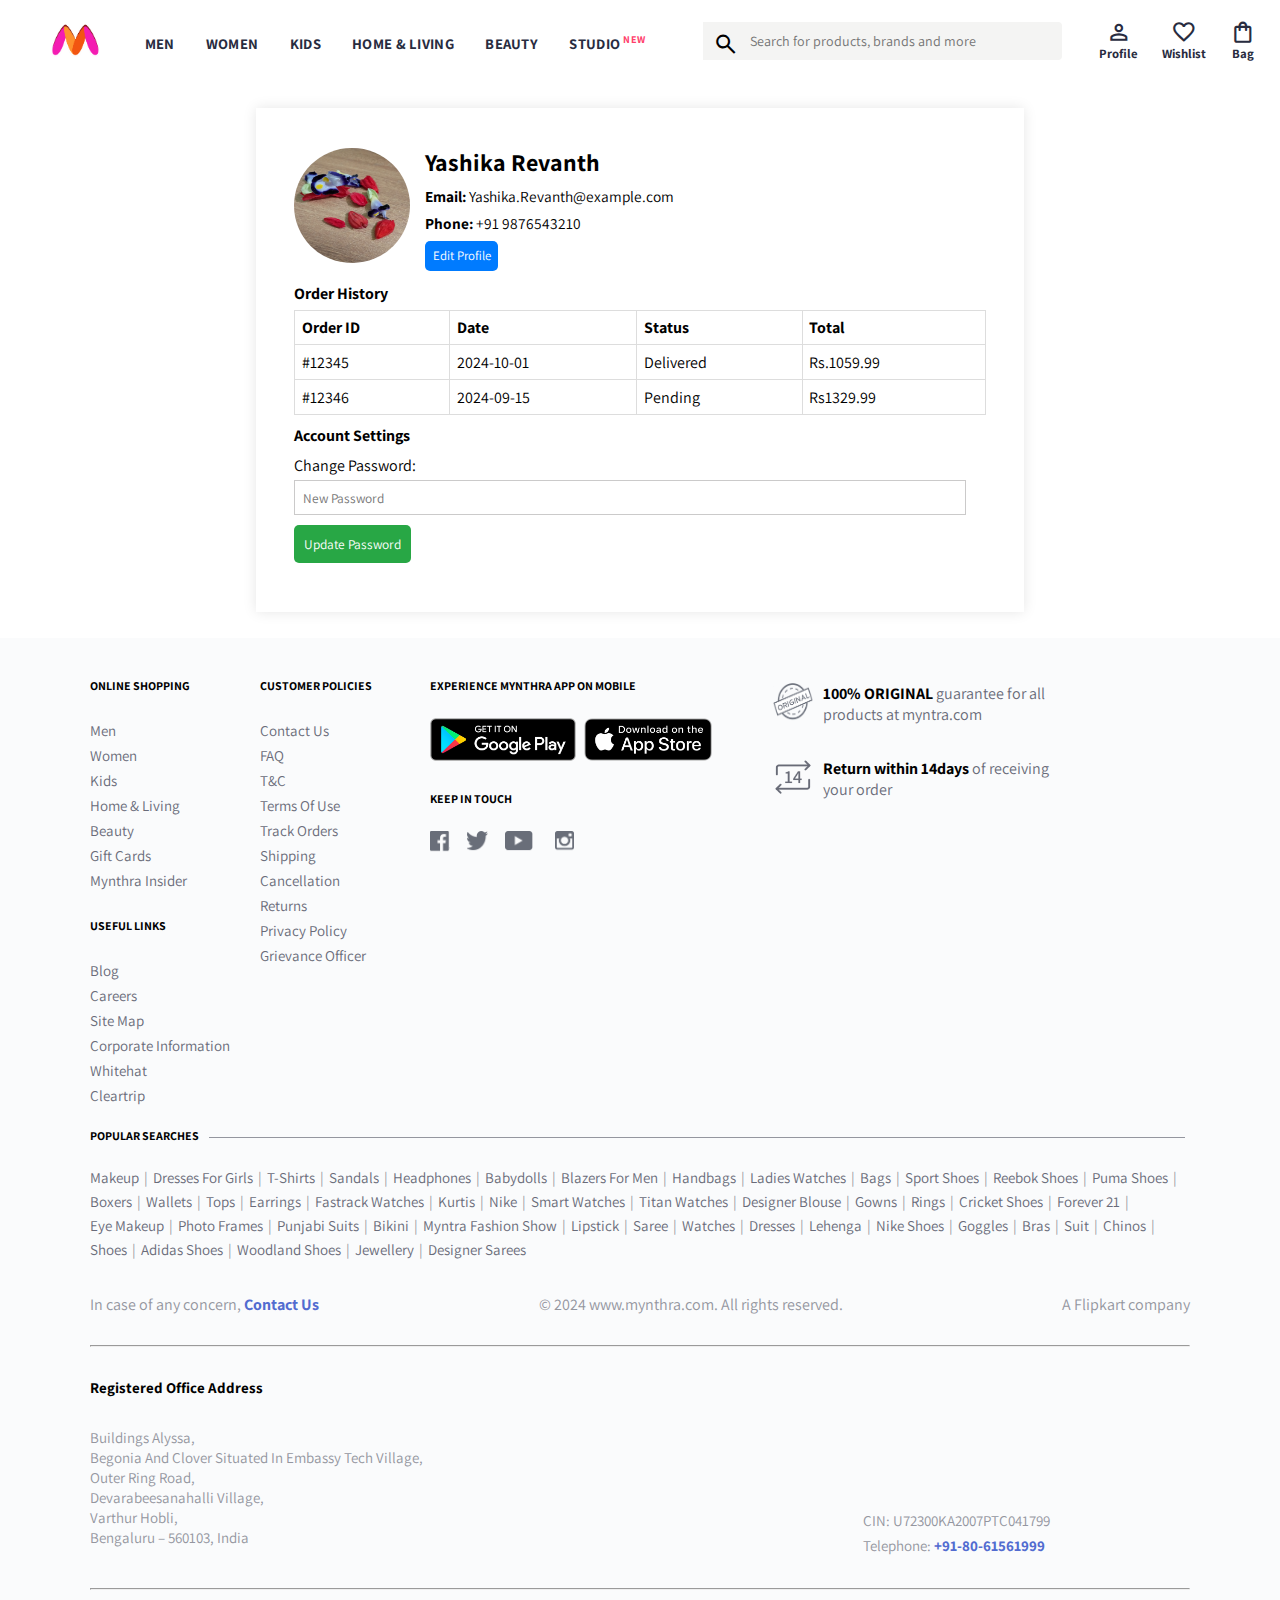
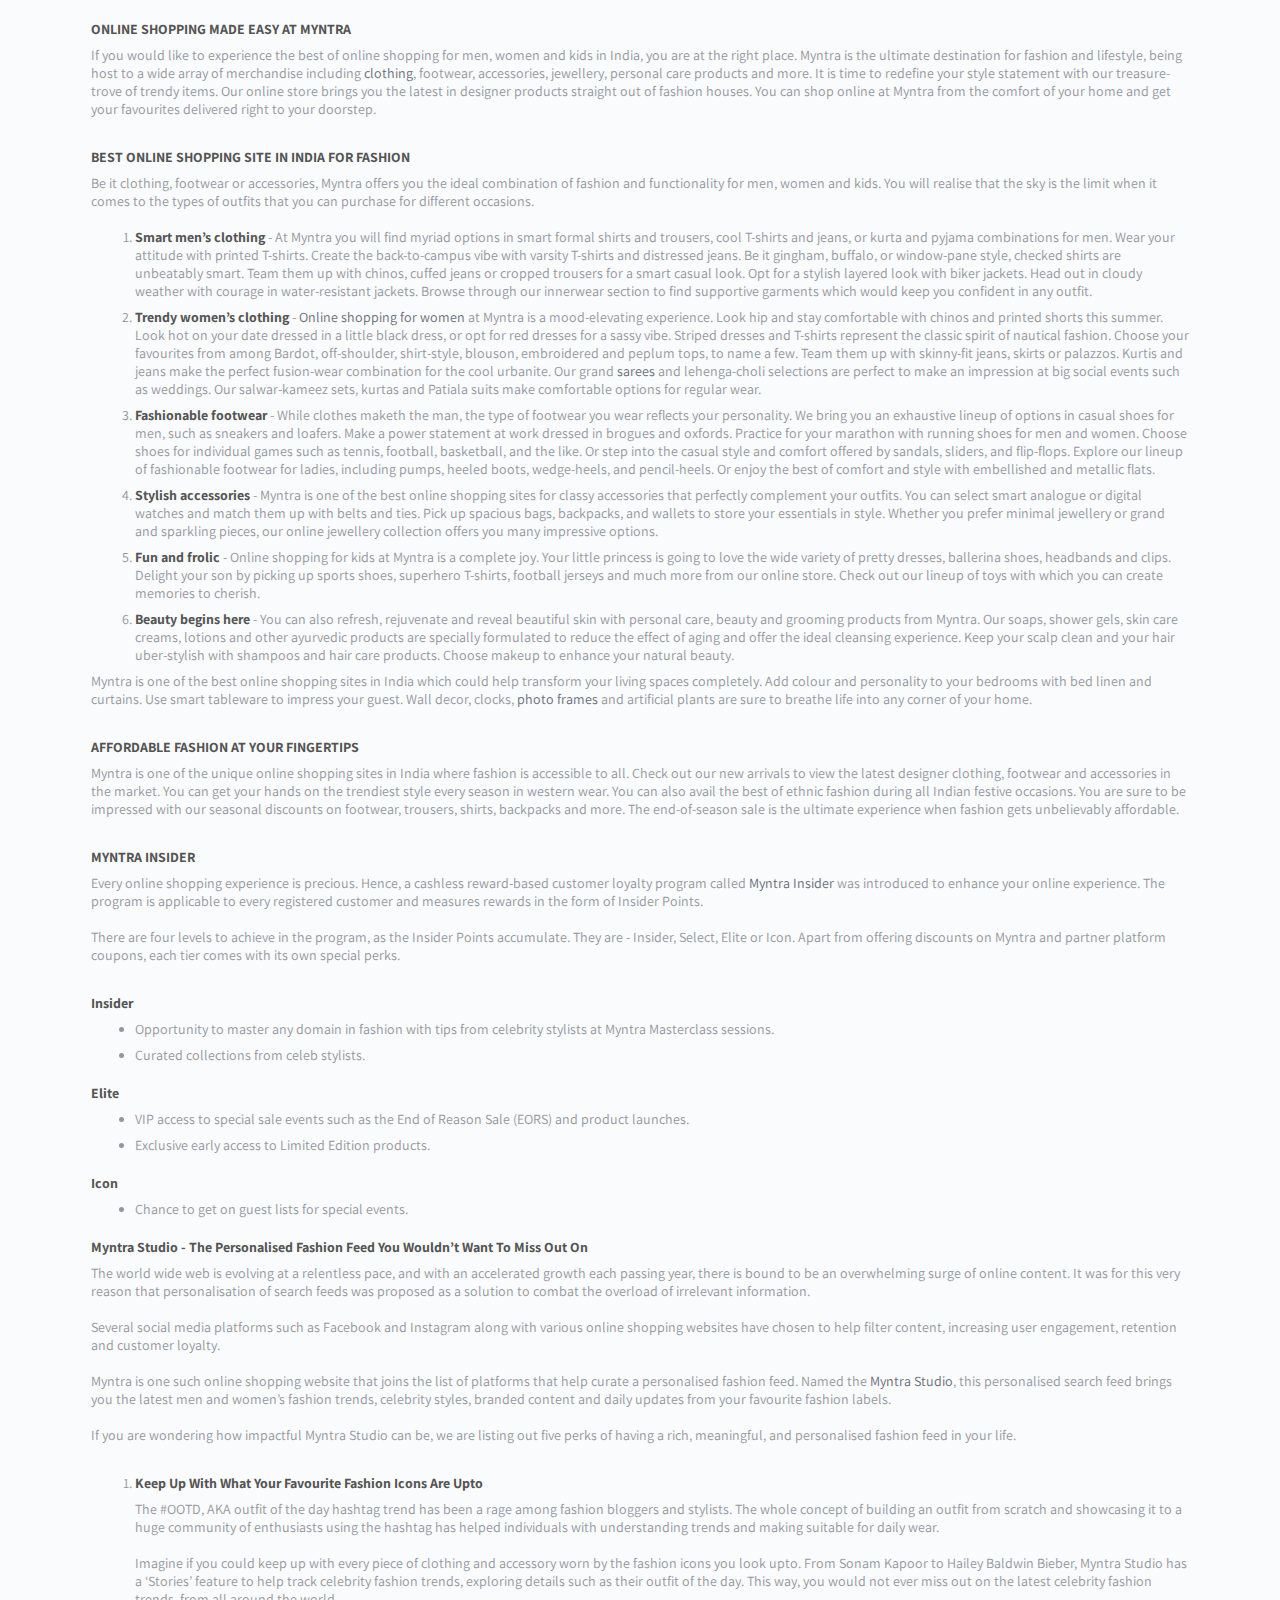
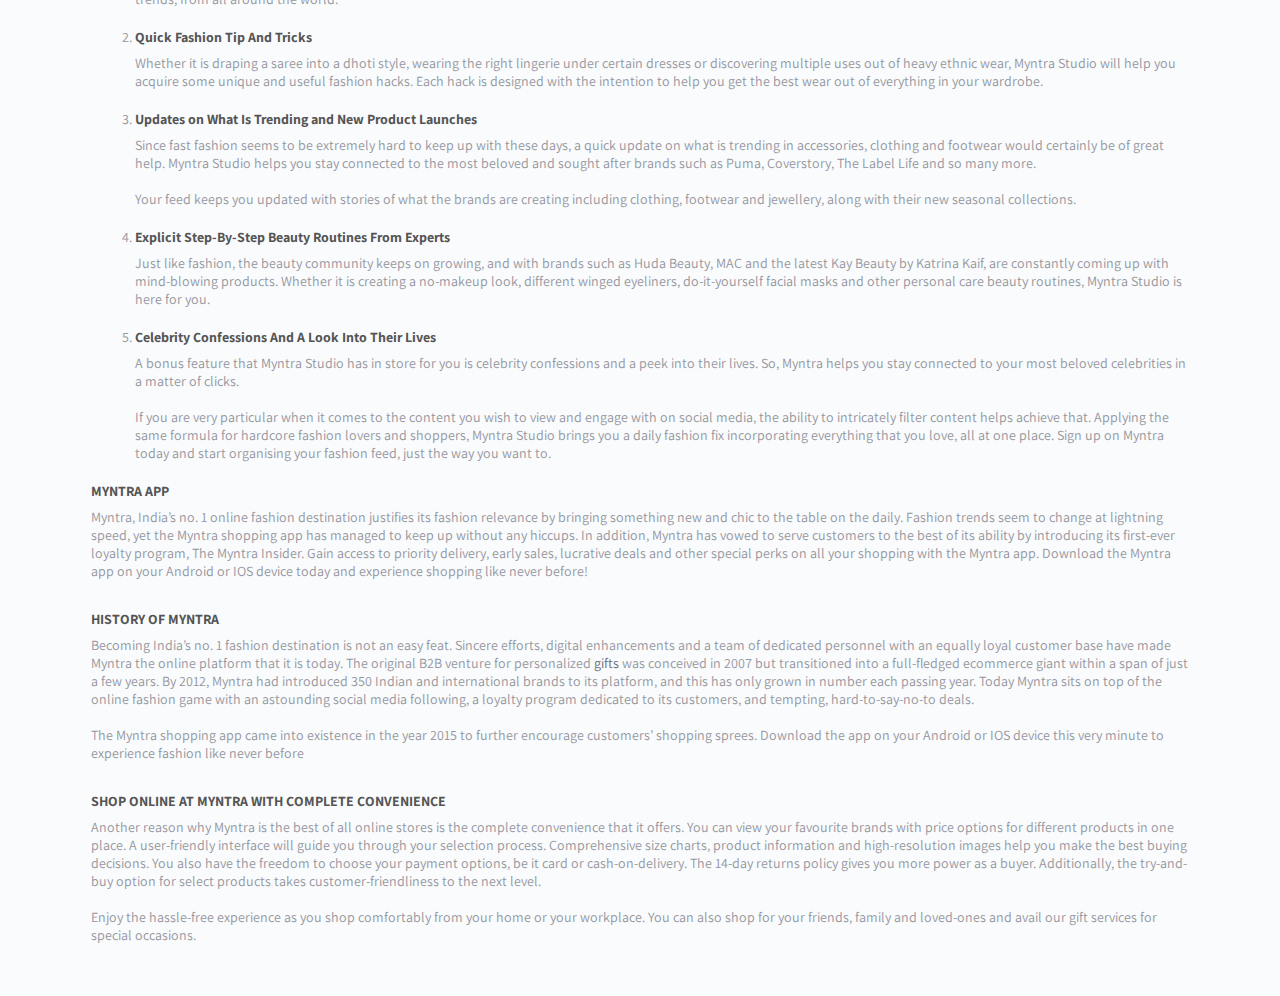
<file: pages/profile.html>
<!DOCTYPE html>
<html lang="en">
<head>
    <meta charset="UTF-8">
    <meta name="viewport" content="width=device-width, initial-scale=1.0">
    <link rel="stylesheet" href="../style.css">
    <link rel="preconnect" href="https://fonts.googleapis.com">
    <link rel="preconnect" href="https://fonts.gstatic.com" crossorigin>
    <link href="https://fonts.googleapis.com/css2?family=Assistant:wght@200..800&display=swap" rel="stylesheet">
    <link rel="icon" type="image/png" href="[data-uri]" sizes="64x64">
    <link rel="stylesheet" href="https://fonts.googleapis.com/css2?family=Material+Symbols+Outlined:opsz,wght,FILL,GRAD@20..48,100..700,0..1,-50..200" />
    <title>Online Shopping for Women, Men, Kids Fashion &amp; Lifestyle - Myntra</title>
</head>
<body>
    <header>
        <div class="logo_container">
            <a href="../index.html"><img class="mynthra_home" src="../images/Myntra_logo.png" alt="mynthra homepage" /></a>
        </div>
        <nav class="nav_bar">
            <a class="men" href="men.html">Men</a>
            <a class="women" href="women.html">Women</a>
            <a class="kids" href="kids.html">Kids</a>
            <a class="home" href="home&living.html">Home & Living</a>
            <a class="beauty" href="beauty.html">Beauty</a>
            <a class="studio" href="studio.html">Studio <sup>New</sup></a>
        </nav>
        <div class="search_bar">
            <span class="material-symbols-outlined search_icon">search</span>
            <input type="text" class="search_input" placeholder="Search for products, brands and more">
        </div>
        <div class="action_bar">
            <div class="action_container">
                <a class="icon-flex" href="profile.html">
                    <span class="material-symbols-outlined">person</span>
                    <span>Profile</span>
                </a>
            </div>
            <div class="action_container">
                <a class="icon-flex" href="wishlist.html">
                    <span class="material-symbols-outlined">favorite</span>
                    <span>Wishlist</span>
                </a>
            </div>
            <div class="action_container bag">
                <a class="icon-flex" href="bag.html">
                    <span class="material-symbols-outlined">shopping_bag</span>
                    <span>Bag</span>
                    <span class="bagitemscount"></span>
                </a>
            </div>
        </div>
    </header>
    <section class="hoverboxcontainer">
        <div class="menhoverbox">
                <div class="flex-row">
                    <div>
                        <h3><a href="products.html">Topwear</a></h3>
                        <a class="item" href="products.html">T-Shirts</a>
                        <a class="item" href="products.html">Casual Shirts</a>
                        <a class="item" href="products.html">Formal Shirts</a>
                        <a class="item" href="products.html">Sweatshirts</a>
                        <a class="item" href="products.html">Sweaters</a>
                        <a class="item" href="products.html">Jackets</a>
                        <a class="item" href="products.html">Blazers & Coats</a>
                        <a class="item" href="products.html">Suits</a>
                        <a class="item" href="products.html">Rain Jackets</a>
                    </div>
                    <hr class="rowhr">
                    <div>
                        <h3><a href="products.html">Indian & Festive Wear</a></h3>
                        <a class="item" href="products.html">Kurtas & Kurta Sets</a>
                        <a class="item" href="products.html">Sherwanis</a>
                        <a class="item" href="products.html">Nehru Jackets</a>
                        <a class="item" href="products.html">Dhotis</a>
                    </div>
                </div>
                <div class="flex-row">
                    <div>
                        <h3><a href="products.html">Bottomwear</a></h3>
                        <a class="item" href="products.html">Jeans</a>
                        <a class="item" href="products.html">Casual Trousers</a>
                        <a class="item" href="products.html">Formal Trousers</a>
                        <a class="item" href="products.html">Shorts</a>
                        <a class="item" href="products.html">Track Pants & Joggers</a>
                    </div>
                    <hr class="rowhr">
                    <div>
                        <h3><a href="products.html">Innerwear & Sleepwear</a></h3>
                        <a class="item" href="products.html">Briefs & Trunks</a>
                        <a class="item" href="products.html">Boxers</a>
                        <a class="item" href="products.html">Vests</a>
                        <a class="item" href="products.html">Sleepwear & Loungewear</a>
                        <a class="item" href="products.html">Thermals</a>
                    </div>
                    <hr class="rowhr">
                    <div>
                        <h3><a href="products.html">Plus Size</a></h3>
                    </div>
                </div>
                <div class="flex-row">
                    <div>
                        <h3><a href="products.html">Footwear</a></h3>
                        <a class="item" href="products.html">Casual Shoes</a>
                        <a class="item" href="products.html">Sports Shoes</a>
                        <a class="item" href="products.html">Formal Shoes</a>
                        <a class="item" href="products.html">Sneakers</a>
                        <a class="item" href="products.html">Sandals & Floaters</a>
                        <a class="item" href="products.html">Flip Flops</a>
                        <a class="item" href="products.html">Socks</a>
                    </div>
                    <hr class="rowhr">
                    <div>
                        <h3 class="singleh3"><a href="products.html">Personal Care & Grooming</a></h3>
                        <h3 class="singleh3"><a href="products.html">Sunglasses & Frames</a></h3>
                        <h3 class="singleh3"><a href="products.html">Watches</a></h3>
                    </div>
                </div>
                <div class="flex-row">
                    <div>
                        <h3><a href="products.html">Sports & Active Wear</a></h3>
                        <a class="item" href="products.html">Sports Shoes</a>
                        <a class="item" href="products.html">Sports Sandals</a>
                        <a class="item" href="products.html">Active T-Shirts</a>
                        <a class="item" href="products.html">Track Pants & Shorts</a>
                        <a class="item" href="products.html">Tracksuits</a>
                        <a class="item" href="products.html">Jackets & Sweatshirts</a>
                        <a class="item" href="products.html">Sports Accessories</a>
                        <a class="item" href="products.html">Swimwear</a>
                    </div>
                    <hr class="rowhr">
                    <div>
                        <h3><a href="products.html">Gadgets</a></h3>
                        <a class="item" href="products.html">Smart Wearables</a>
                        <a class="item" href="products.html">Fitness Gadgets</a>
                        <a class="item" href="products.html">Headphones</a>
                        <a class="item" href="products.html">Speakers</a>
                    </div>
                </div>
                <div class="flex-row">
                    <div>
                        <h3><a href="products.html">Fashion Accessories</a></h3>
                        <a class="item" href="products.html">Wallets</a>
                        <a class="item" href="products.html">Belts</a>
                        <a class="item" href="products.html">Perfumes & Body Mists</a>
                        <a class="item" href="products.html">Trimmers</a>
                        <a class="item" href="products.html">Deodorants</a>
                        <a class="item" href="products.html">Ties, Cufflinks & Pocket Squares</a>
                        <a class="item" href="products.html">Accessory Gift Sets</a>
                        <a class="item" href="products.html">Caps & Hats</a>
                        <a class="item" href="products.html">Mufflers, Scarves & Gloves</a>
                        <a class="item" href="products.html">Phone Cases</a>
                        <a class="item" href="products.html">Rings & Wristwear</a>
                        <a class="item" href="products.html">Helmets</a>
                    </div>
                    <hr class="rowhr">
                    <div>
                        <h3 class="singleh3"><a href="products.html">Bags & Backpacks</a></h3>
                        <h3 class="singleh3"><a href="products.html">Luggages & Trolleys</a></h3>
                    </div>
                </div>
        </div>
        <div class="womenhoverbox">
            <div class="women flex-row">
                <div>
                    <h3><a href="products.html">Indian & Fusion Wear</a></h3>
                    <a class="item" href="products.html">Kurtas & Suits</a>
                    <a class="item" href="products.html">Kurtis, Tunics & Tops</a>
                    <a class="item" href="products.html">Sarees</a>
                    <a class="item" href="products.html">Ethnic Wear</a>
                    <a class="item" href="products.html">Leggings, Salwars & Churidars</a>
                    <a class="item" href="products.html">Skirts & Palazzos</a>
                    <a class="item" href="products.html">Dress Materials</a>
                    <a class="item" href="products.html">Lehenga Cholis</a>
                    <a class="item" href="products.html">Dupattas & Shawls</a>
                    <a class="item" href="products.html">Jackets</a>
                    <hr class="rowhr">
                    <h3 class="singleh3"><a href="products.html">Belts, Scarves & More</a></h3>
                    <h3 class="singleh3"><a href="products.html">Watches & Wearables</a></h3>
                </div>
            </div>
            <div class="women flex-row">
                    <div>
                    <h3><a href="products.html">Western Wear</a></h3>
                    <a class="item" href="products.html">Dresses</a>
                    <a class="item" href="products.html">Tops</a>
                    <a class="item" href="products.html">Tshirts</a>
                    <a class="item" href="products.html">Jeans</a>
                    <a class="item" href="products.html">Trousers & Capris</a>
                    <a class="item" href="products.html">Shorts & Skirts</a>
                    <a class="item" href="products.html">Co-ords</a>
                    <a class="item" href="products.html">Playsuits</a>
                    <a class="item" href="products.html">Jumpsuits</a>
                    <a class="item" href="products.html">Shrugs</a>
                    <a class="item" href="products.html">Sweaters & Sweatshirts</a>
                    <a class="item" href="products.html">Jackets & Coats</a>
                    <a class="item" href="products.html">Blazers & Waistcoats</a>
                </div>
                <hr class="rowhr">
                    <h3><a href="products.html">Plus Size</a></h3>
            </div>
            <div class="women flex-row">
                    <h3 class="singleh3"><a href="products.html">Maternity</a></h3>
                    <h3 class="singleh3"><a href="products.html">Sunglasses & Frames</a></h3>
                <div>
                    <h3><a href="products.html">Footwear</a></h3>
                    <a class="item" href="products.html">Flats</a>
                    <a class="item" href="products.html">Casual Shoes</a>
                    <a class="item" href="products.html">Heels</a>
                    <a class="item" href="products.html">Boots</a>
                    <a class="item" href="products.html">Sports Shoes & Floaters</a>
                </div>
                <hr class="rowhr">
                <div>
                    <h3><a href="products.html">Sports & Active Wear</a></h3>
                    <a class="item" href="products.html">Clothing</a>
                    <a class="item" href="products.html">Footwear</a>
                    <a class="item" href="products.html">Sports Accessories</a>
                    <a class="item" href="products.html">Sports Equipment</a>
                </div>
            </div>
            <div class="women flex-row">
                <div>
                    <h3><a href="products.html">Lingerie & Sleepwear</a></h3>
                    <a class="item" href="products.html">Bra</a>
                    <a class="item" href="products.html">Briefs</a>
                    <a class="item" href="products.html">Shapewear</a>
                    <a class="item" href="products.html">Sleepwear & Loungewear</a>
                    <a class="item" href="products.html">Swimwear</a>
                    <a class="item" href="products.html">Camisoles & Thermals</a>
                </div>
                <hr class="rowhr">
                <div>
                    <h3><a href="products.html">Beauty & Personal Care</a></h3>
                    <a class="item" href="products.html">Makeup</a>
                    <a class="item" href="products.html">Skincare</a>
                    <a class="item" href="products.html">Premium Beauty</a>
                    <a class="item" href="products.html">Lipsticks</a>
                    <a class="item" href="products.html">Fragrances</a>
                </div>
            </div>
            <div class="women flex-row">
                <div>
                    <h3><a href="products.html">Gadgets</a></h3>
                    <a class="item" href="products.html">Smart Wearables</a>
                    <a class="item" href="products.html">Fitness Gadgets</a>
                    <a class="item" href="products.html">Headphones</a>
                    <a class="item" href="products.html">Speakers</a>
                </div>
                <hr class="rowhr">
                <div>
                    <h3><a href="products.html">Jewellery</a></h3>
                    <a class="item" href="products.html">Fashion Jewellery</a>
                    <a class="item" href="products.html">Fine Jewellery</a>
                    <a class="item" href="products.html">Earrings</a>
                </div>
                <hr class="rowhr">
                    <h3 class="singleh3"><a href="products.html">Bags & Backpacks</a></h3>
                    <h3 class="singleh3"><a href="products.html">Handbags, Bags & Wallets</a></h3>
                    <h3 class="singleh3"><a href="products.html">Luggages & Trolleys</a></h3>
            </div>
        </div>
        <div class="kidshoverbox">
            <div class="kids flex-row">
                <h3><a href="products.html">Boys Clothing</a></h3>
                <a class="item" href="products.html">T-Shirts</a>
                <a class="item" href="products.html">Shirts</a>
                <a class="item" href="products.html">Shorts</a>
                <a class="item" href="products.html">Jeans</a>
                <a class="item" href="products.html">Trousers</a>
                <a class="item" href="products.html">Clothing Sets</a>
                <a class="item" href="products.html">Ethnic Wear</a>
                <a class="item" href="products.html">Track Pants & Pyjamas</a>
                <a class="item" href="products.html">Jacket, Sweater & Sweatshirts</a>
                <a class="item" href="products.html">Party Wear</a>
                <a class="item" href="products.html">Innerwear & Thermals</a>
                <a class="item" href="products.html">Nightwear & Loungewear</a>
                <a class="item" href="products.html">Value Packs</a>
        </div>
        <div class="kids flex-row">
                <h3><a href="products.html">Girls Clothing</a></h3>
                <a class="item" href="products.html">Dresses</a>
                <a class="item" href="products.html">Tops</a>
                <a class="item" href="products.html">Tshirts</a>
                <a class="item" href="products.html">Clothing Sets</a>
                <a class="item" href="products.html">Lehenga Choli</a>
                <a class="item" href="products.html">Kurta Sets</a>
                <a class="item" href="products.html">Party Wear</a>
                <a class="item" href="products.html">Dungarees & Jumpsuits</a>
                <a class="item" href="products.html">Skirts & Shorts</a>
                <a class="item" href="products.html">Tights & Leggings</a>
                <a class="item" href="products.html">Jeans, Trousers & Capris</a>
                <a class="item" href="products.html">Jacket, Sweater & Sweatshirts</a>
                <a class="item" href="products.html">Innerwear & Thermals</a>
                <a class="item" href="products.html">Nightwear & Loungewear</a>
                <a class="item" href="products.html">Value Packs</a>
        </div>
        <div class="kids flex-row">
            <div>
                <h3><a href="products.html">Footwear</a></h3>
                <a class="item" href="products.html">Casual Shoes</a>
                <a class="item" href="products.html">Flipflops</a>
                <a class="item" href="products.html">Sports Shoes</a>
                <a class="item" href="products.html">Flats</a>
                <a class="item" href="products.html">Sandals</a>
                <a class="item" href="products.html">Heels</a>
                <a class="item" href="products.html">School Shoes</a>
                <a class="item" href="products.html">Socks</a>
            </div>
            <hr class="rowhr">
            <div>
                <h3><a href="products.html">Toys & Games</a></h3>
                <a class="item" href="products.html">Learning & Development</a>
                <a class="item" href="products.html">Activity Toys</a>
                <a class="item" href="products.html">Soft Toys</a>
                <a class="item" href="products.html">Action Figure / Play Set</a>
            </div>
        </div>
        <div class="kids flex-row">
            <div>
                <h3><a href="products.html">Infants</a></h3>
                <a class="item" href="products.html">Bodysuits</a>
                <a class="item" href="products.html">Rompers & Sleepsuits</a>
                <a class="item" href="products.html">Clothing Sets</a>
                <a class="item" href="products.html">Tshirts & Tops</a>
                <a class="item" href="products.html">Dresses</a>
                <a class="item" href="products.html">Bottom Wear</a>
                <a class="item" href="products.html">Winter Wear</a>
                <a class="item" href="products.html">Innerwear & Sleepwear</a>
                <a class="item" href="products.html">Infant Care</a>
            </div>
            <hr class="rowhr">
                <h3 class="singleh3"><a href="products.html">Home & Bath</a></h3>
                <h3 class="singleh3"><a href="products.html">Personal Care</a></h3>
        </div>
        <div class="kids flex-row">
            <div>
                <h3><a href="products.html">Kids Accessories</a></h3>
                <a class="item" href="products.html">Bags & Backpacks</a>
                <a class="item" href="products.html">Watches</a>
                <a class="item" href="products.html">Jewellery & Hair Accessory</a>
                <a class="item" href="products.html">Sunglasses</a>
                <a class="item" href="products.html">Masks & Protective Gears</a>
                <a class="item" href="products.html">Caps & Hats</a>
            </div>
            <hr class="rowhr">
            <div>
                <h3><a href="products.html">Brands</a></h3>
                <a class="item" href="products.html">H&M</a>
                <a class="item" href="products.html">Max Kids</a>
                <a class="item" href="products.html">Pantaloons</a>
                <a class="item" href="products.html">United Colors Of Benetton Kids</a>
                <a class="item" href="products.html">YK</a>
                <a class="item" href="products.html">U.S. Polo Assn. Kids</a>
                <a class="item" href="products.html">Mothercare</a>
                <a class="item" href="products.html">HRX</a>
            </div>
        </div>
        </div>
        <div class="homehoverbox">
            <div class="home flex-row">
                <div>
                    <h3><a href="products.html">Bed Linen & Furnishing</a></h3>
                    <a class="item" href="products.html">Bed Runners</a>
                    <a class="item" href="products.html">Mattress Protectors</a>
                    <a class="item" href="products.html">Bedsheets</a>
                    <a class="item" href="products.html">Bedding Sets</a>
                    <a class="item" href="products.html">Blankets, Quilts & Dohars</a>
                    <a class="item" href="products.html">Pillows & Pillow Covers</a>
                    <a class="item" href="products.html">Bed Covers</a>
                    <a class="item" href="products.html">Diwan Sets</a>
                    <a class="item" href="products.html">Chair Pads & Covers</a>
                    <a class="item" href="products.html">Sofa Covers</a>
                </div>
                <hr class="rowhr">
                <div>
                    <h3><a href="products.html">Flooring</a></h3>
                    <a class="item" href="products.html">Floor Runners</a>
                    <a class="item" href="products.html">Carpets</a>
                    <a class="item" href="products.html">Floor Mats & Dhurries</a>
                    <a class="item" href="products.html">Door Mats</a>
                </div>
            </div>
            <div class="home flex-row">
                <div>
                    <h3><a href="products.html">Bath</a></h3>
                    <a class="item" href="products.html">Bath Towels</a>
                    <a class="item" href="products.html">Hand & Face Towels</a>
                    <a class="item" href="products.html">Beach Towels</a>
                    <a class="item" href="products.html">Towels Set</a>
                    <a class="item" href="products.html">Bath Rugs</a>
                    <a class="item" href="products.html">Bath Robes</a>
                    <a class="item" href="products.html">Bathroom Accessories</a>
                    <a class="item" href="products.html">Shower Curtains</a>
                </div>
                <hr class="rowhr">
                <div>
                    <h3><a href="products.html">Lamps & Lighting</a></h3>
                    <a class="item" href="products.html">Floor Lamps</a>
                    <a class="item" href="products.html">Ceiling Lamps</a>
                    <a class="item" href="products.html">Table Lamps</a>
                    <a class="item" href="products.html">Wall Lamps</a>
                    <a class="item" href="products.html">Outdoor Lamps</a>
                    <a class="item" href="products.html">String Lights</a>
                </div>
            </div>
            <div class="home flex-row">
                <div>
                    <h3><a href="products.html">Home Décor</a></h3>
                    <a class="item" href="products.html">Plants & Planters</a>
                    <a class="item" href="products.html">Aromas & Candles</a>
                    <a class="item" href="products.html">Clocks</a>
                    <a class="item" href="products.html">Mirrors</a>
                    <a class="item" href="products.html">Wall Décor</a>
                    <a class="item" href="products.html">Festive Decor</a>
                    <a class="item" href="products.html">Pooja Essentials</a>
                    <a class="item" href="products.html">Wall Shelves</a>
                    <a class="item" href="products.html">Fountains</a>
                    <a class="item" href="products.html">Showpieces & Vases</a>
                    <a class="item" href="products.html">Ottoman</a>
                </div>
                <hr class="rowhr">
                    <h3 class="singleh3"><a class="item" href="products.html">Cushions & Cushion Covers</a></h3>
                    <h3 class="singleh3"><a class="item" href="products.html">Curtains</a></h3>
            </div>
            <div class="home flex-row">
                    <h3 class="singleh3"><a class="item" href="products.html">Home Gift Sets</a></h3>
                <div>
                    <h3><a href="products.html">Kitchen & Table</a></h3>
                    <a class="item" href="products.html">Table Runners</a>
                    <a class="item" href="products.html">Dinnerware & Serveware</a>
                    <a class="item" href="products.html">Cups and Mugs</a>
                    <a class="item" href="products.html">Bakeware & Cookware</a>
                    <a class="item" href="products.html">Kitchen Storage & Tools</a>
                    <a class="item" href="products.html">Bar & Drinkware</a>
                    <a class="item" href="products.html">Table Covers & Furnishings</a>
                </div>
                <hr class="rowhr">
                <div>
                    <h3><a href="products.html">Storage</a></h3>
                    <a class="item" href="products.html">Bins</a>
                    <a class="item" href="products.html">Hangers</a>
                    <a class="item" href="products.html">Organisers</a>
                    <a class="item" href="products.html">Hooks & Holders</a>
                    <a class="item" href="products.html">Laundry Bags</a>
                </div>
            </div>
            <div class="home flex-row">
                <div>
                    <h3><a href="products.html">Brands</a></h3>
                    <a class="item" href="products.html">H&M</a>
                    <a class="item" href="products.html">Marks & Spencer</a>
                    <a class="item" href="products.html">Home Centre</a>
                    <a class="item" href="products.html">Spaces</a>
                    <a class="item" href="products.html">D'Decor</a>
                    <a class="item" href="products.html">Story@Home</a>
                    <a class="item" href="products.html">Pure Home & Living</a>
                    <a class="item" href="products.html">Swayam</a>
                    <a class="item" href="products.html">Raymond Home</a>
                    <a class="item" href="products.html">Maspar</a>
                    <a class="item" href="products.html">My Trident</a>
                    <a class="item" href="products.html">Cortina</a>
                    <a class="item" href="products.html">Random</a>
                    <a class="item" href="products.html">Ellementry</a>
                    <a class="item" href="products.html">ROMEE</a>
                    <a class="item" href="products.html">SEJ by Nisha Gupta</a>
                </div>
            </div>
        </div>
        <div class="beautyhoverbox">
            <div class="beauty flex-row">
                <div>
                    <h3><a href="products.html">Makeup</a></h3>
                    <a class="item" href="products.html">Lipstick</a>
                    <a class="item" href="products.html">Lip Gloss</a>
                    <a class="item" href="products.html">Lip Liner</a>
                    <a class="item" href="products.html">Mascara</a>
                    <a class="item" href="products.html">Eyeliner</a>
                    <a class="item" href="products.html">Kajal</a>
                    <a class="item" href="products.html">Eyeshadow</a>
                    <a class="item" href="products.html">Foundation</a>
                    <a class="item" href="products.html">Primer</a>
                    <a class="item" href="products.html">Concealer</a>
                    <a class="item" href="products.html">Compact</a>
                    <a class="item" href="products.html">Nail Polish</a>
                </div>
            </div>
            <div class="beauty flex-row">
                <div>
                    <h3><a href="products.html">Skincare, Bath & Body</a></h3>
                    <a class="item" href="products.html">Face Moisturiser</a>
                    <a class="item" href="products.html">Cleanser</a>
                    <a class="item" href="products.html">Masks & Peel</a>
                    <a class="item" href="products.html">Sunscreen</a>
                    <a class="item" href="products.html">Serum</a>
                    <a class="item" href="products.html">Face Wash</a>
                    <a class="item" href="products.html">Eye Cream</a>
                    <a class="item" href="products.html">Lip Balm</a>
                    <a class="item" href="products.html">Body Lotion</a>
                    <a class="item" href="products.html">Body Wash</a>
                    <a class="item" href="products.html">Body Scrub</a>
                    <a class="item" href="products.html">Hand Cream</a>
                </div>
                <hr class="rowhr">
                <div>
                    <h3 class="singleh3"><a href="products.html">Baby Care</a></h3>
                    <h3 class="singleh3"><a href="products.html">Masks</a></h3>
                </div>
            </div>
            <div class="beauty flex-row">
                <div>
                    <h3><a href="products.html">Haircare</a></h3>
                    <a class="item" href="products.html">Shampoo</a>
                    <a class="item" href="products.html">Conditioner</a>
                    <a class="item" href="products.html">Hair Cream</a>
                    <a class="item" href="products.html">Hair Oil</a>
                    <a class="item" href="products.html">Hair Gel</a>
                    <a class="item" href="products.html">Hair Color</a>
                    <a class="item" href="products.html">Hair Serum</a>
                    <a class="item" href="products.html">Hair Accessory</a>
                </div>
                <hr class="rowhr">
                <div>
                    <h3><a href="products.html">Fragrances</a></h3>
                    <a class="item" href="products.html">Perfume</a>
                    <a class="item" href="products.html">Deodorant</a>
                    <a class="item" href="products.html">Body Mist</a>
                </div>
            </div>
            <div class="beauty flex-row">
                <div>
                    <h3><a href="products.html">Appliances</a></h3>
                    <a class="item" href="products.html">Hair Straightener</a>
                    <a class="item" href="products.html">Hair Dryer</a>
                    <a class="item" href="products.html">Epilator</a>
                </div>
                <hr class="rowhr">
                <div>
                    <h3><a href="products.html">Men's Grooming</a></h3>
                    <a class="item" href="products.html">Trimmers</a>
                    <a class="item" href="products.html">Beard Oil</a>
                    <a class="item" href="products.html">Hair Wax</a>
                </div>
                <hr class="rowhr">
                <div>
                    <h3><a href="products.html">Beauty Gift & Makeup Set</a></h3>
                    <a class="item" href="products.html">Beauty Gift</a>
                    <a class="item" href="products.html">Makeup Kit</a>
                </div>
                <hr class="rowhr">
                    <h3 class="singleh3"><a href="products.html">Premium Beauty</a></h3>
                    <h3 class="singleh3"><a href="products.html">Wellness & Hygiene</a></h3>
            </div>
                <div class="beauty flex-row">
                    <h3><a href="products.html">Top Brands</a></h3>
                    <a class="item" href="products.html">Lakme</a>
                    <a class="item" href="products.html">Maybelline</a>
                    <a class="item" href="products.html">LOreal</a>
                    <a class="item" href="products.html">Philips</a>
                    <a class="item" href="products.html">Bath & Body Works</a>
                    <a class="item" href="products.html">THE BODY SHOP</a>
                    <a class="item" href="products.html">Biotique</a>
                    <a class="item" href="products.html">Mamaearth</a>
                    <a class="item" href="products.html">MCaffeine</a>
                    <a class="item" href="products.html">Nivea</a>
                    <a class="item" href="products.html">Lotus Herbals</a>
                    <a class="item" href="products.html">LOreal Professionnel</a>
                    <a class="item" href="products.html">KAMA AYURVEDA</a>
                    <a class="item" href="products.html">M.A.C</a>
                    <a class="item" href="products.html">Forest Essentials</a>
            </div>
        </div>
        <div class="studiohoverbox">
            <div class="mynthra_studio">
                <img class="mynthra_studio_img" src="../images/Myntra_logo.png"> 
                <h4>Studio</h4>
            </div>
                <p>Your daily inspiration for everything fashion</p>
                <div class="studioimgs">
                <img src="../images/bargains/1.shirts.jfif">
                <img src="../images/bargains/2. jeans.jfif">
                <img src="../images/bargains/3.Tshirts.jfif">
                <img src="../images/bargains/9.kurta sets.webp" alt="explore studio" />
            </div>
            <a href="studio.html" class="studiolink">EXPLORE STUDIO  <span class="studiolink link"> > </span> </a>
        </div>
    </section>
    <main>
        <div class="profile-container">
            <div class="profile-info">
                <div class="profile-picture">
                    <img src="../images/profile_photo.jpg" alt="Profile Picture" />
                </div>
                <div class="user-details">
                    <h2>Yashika Revanth</h2>
                    <p><span style="font-weight: bold;">Email:</span> Yashika.Revanth@example.com</p>
                    <p><span style="font-weight: bold;">Phone:</span> +91 9876543210</p>
                    <button class="edit-btn">Edit Profile</button>
                </div>
            </div>

            <section id="orders" class="profile-section">
                <h4>Order History</h4>
                <table>
                    <thead>
                        <tr>
                            <th>Order ID</th>
                            <th>Date</th>
                            <th>Status</th>
                            <th>Total</th>
                        </tr>
                    </thead>
                    <tbody>
                        <tr>
                            <td>#12345</td>
                            <td>2024-10-01</td>
                            <td>Delivered</td>
                            <td>Rs.1059.99</td>
                        </tr>
                        <tr>
                            <td>#12346</td>
                            <td>2024-09-15</td>
                            <td>Pending</td>
                            <td>Rs1329.99</td>
                        </tr>
                    </tbody>
                </table>
            </section>

            <section id="settings" class="profile-section">
                <h4>Account Settings</h4>
                <form>
                    <label class="changepassword" for="change-password">Change Password:</label>
                    <input type="password" id="change-password" placeholder="New Password" required>
                    <button type="submit">Update Password</button>
                </form>
            </section>
    </div>
    </main>
    <Footer>
        <section class="links-container">
                <div class="mainlinks-container">
                    <div class="online-shopping">
                        <a class="heading" href="products.html">ONLINE SHOPPING</a>
                        <a class="links" href="products.html">men</a>
                        <a class="links" href="products.html">women</a>
                        <a class="links" href="products.html">kids</a>
                        <a class="links" href="products.html">home & living</a>
                        <a class="links" href="products.html">beauty</a>
                        <a class="links" href="products.html">gift cards</a>
                        <a class="links" href="products.html">mynthra insider</a>
                    </div>
                    <div class="useful-links">
                        <a class="heading" href="products.html">USEFUL LINKS</a>
                        <a class="links" href="products.html">blog</a>
                        <a class="links" href="products.html">careers</a>
                        <a class="links" href="products.html">site map</a>
                        <a class="links" href="products.html">corporate information</a>
                        <a class="links" href="products.html">whitehat</a>
                        <a class="links" href="products.html">cleartrip</a>
                    </div>
                </div>
                <div class="customer-policies">
                    <a class="heading" href="products.html">CUSTOMER POLICIES</a>
                        <a class="links" href="products.html">contact us</a>
                        <a class="links" href="products.html">FAQ</a>
                        <a class="links" href="products.html">T&C</a>
                        <a class="links" href="products.html">terms of use</a>
                        <a class="links" href="products.html">track orders</a>
                        <a class="links" href="products.html">shipping</a>
                        <a class="links" href="products.html">cancellation</a>
                        <a class="links" href="products.html">returns</a>
                        <a class="links" href="products.html">privacy policy</a>
                        <a class="links" href="products.html">grievance officer</a>
                </div>
                <div class="applinks-container">
                    <div class="app-links">
                        <a class="heading" href="products.html">EXPERIENCE MYNTHRA APP ON MOBILE</a>
                        <div class="app-imgs">
                            <a href="products.html"><img src="../images/apps/google play.png" alt="google-playstore"></a>
                            <a href="products.html"><img src="../images/apps/apple store.png" alt="apple-playstore"></a>  
                        </div>
                    </div>
                    <div class="social-links">
                        <a class="heading" href="products.html">KEEP IN TOUCH</a>
                        <div class="socialapp-imgs">
                            <a href="products.html"><img src="../images/apps/facebook.png" alt="google-playstore"></a>
                            <a href="products.html"><img src="../images/apps/x.png" alt="apple-playstore"></a>
                            <a href="products.html"><img src="../images/apps/youtube.png" alt="google-playstore"></a>
                            <a href="products.html"><img src="../images/apps/insta.png" alt="apple-playstore"></a>
                        </div>
                    </div>
                </div>
                <div class="return-info">
                    <div class="tag"><img src="../images/original.png" alt="original"><div><b>100% ORIGINAL</b> guarantee for all products at myntra.com</div></div>
                    <div class="tag"><img src="../images/Return-Window-image.png" alt="return"><div><b>Return within 14days</b> of receiving your order</div></div>
                </div>
            <div></div>
        </section>
        <section class="popularlinks-container">
            <div class="line-after-text">
                <span class="popular-searches">Popular Searches</span>
            </div>
            <div class="search-links side-lines">
                <a href="products.html">Makeup</a>
                <a href="products.html">Dresses For Girls</a>
                <a href="products.html">T-Shirts</a>
                <a href="products.html">Sandals</a>
                <a href="products.html">Headphones</a>
                <a href="products.html">Babydolls</a>
                <a href="products.html">Blazers For Men</a>
                <a href="products.html">Handbags</a>
                <a href="products.html">Ladies Watches</a>
                <a href="products.html">Bags</a>
                <a href="products.html">Sport Shoes</a>
                <a href="products.html">Reebok Shoes</a>
                <a href="products.html">Puma Shoes</a>
                <a href="products.html">Boxers</a>
                <a href="products.html">Wallets</a>
                <a href="products.html">Tops</a>
                <a href="products.html">Earrings</a>
                <a href="products.html">Fastrack Watches</a>
                <a href="products.html">Kurtis</a>
                <a href="products.html">Nike</a>
                <a href="products.html">Smart Watches</a>
                <a href="products.html">Titan Watches</a>
                <a href="products.html">Designer Blouse</a>
                <a href="products.html">Gowns</a>
                <a href="products.html">Rings</a>
                <a href="products.html">Cricket Shoes</a>
                <a href="products.html">Forever 21</a>
                <a href="products.html">Eye Makeup</a>
                <a href="products.html">Photo Frames</a>
                <a href="products.html">Punjabi Suits</a>
                <a href="products.html">Bikini</a>
                <a href="products.html">Myntra Fashion Show</a>
                <a href="products.html">Lipstick</a>
                <a href="products.html">Saree</a>
                <a href="products.html">Watches</a>
                <a href="products.html">Dresses</a>
                <a href="products.html">Lehenga</a>
                <a href="products.html">Nike Shoes</a>
                <a href="products.html">Goggles</a>
                <a href="products.html">Bras</a>
                <a href="products.html">Suit</a>
                <a href="products.html">Chinos</a>
                <a href="products.html">Shoes</a>
                <a href="products.html">Adidas Shoes</a>
                <a href="products.html">Woodland Shoes</a>
                <a href="products.html">Jewellery</a>
                <a href="products.html">Designer Sarees</a>
              </div>
              <div class="contact">
                <div>In case of any concern, <a style="text-decoration: none;" href="products.html"><b style="color:#526cd0;font-weight:bolder;">Contact Us</b></a></div>
                <div>&#169; 2024 www.mynthra.com. All rights reserved.</div>
                <div>A Flipkart company</div>
              </div>
              <hr>
        </section>
        <section class="address-info">
            <div class="info-container">
                <div>
                    <a class="heading capitalize" href="#">registered office address</a>
                    <p class="address links">Buildings Alyssa,<br>
                        Begonia and Clover situated in Embassy Tech Village,<br>
                        Outer Ring Road,<br>
                        Devarabeesanahalli Village,<br>
                        Varthur Hobli,<br>
                        Bengaluru – 560103, India
                    </p>
                </div>
                <div class="tel links">
                    CIN: U72300KA2007PTC041799 <br>
                    Telephone: <a style="text-decoration: none;" href="tel:+91-80-61561999"><b style="color:#526cd0;font-weight:bolder;">+91-80-61561999</b></a>
                </div>
            </div>
            <hr>
        </section>
        <section class="desc">
            <h4>ONLINE SHOPPING MADE EASY AT MYNTRA</h4>
            <p class="description">If you would like to experience the best of online shopping for men, women and kids in India, you are at the right place. Myntra is the ultimate destination for fashion and lifestyle, being host to a wide array of merchandise including <a style="text-decoration: none; color: #696b79;"href="#">clothing</a>, footwear, accessories, jewellery, personal care products and more. It is time to redefine your style statement with our treasure-trove of trendy items. Our online store brings you the latest in designer products straight out of fashion houses. You can shop online at Myntra from the comfort of your home and get your favourites delivered right to your doorstep.</p>
            <h4>BEST ONLINE SHOPPING SITE IN INDIA FOR FASHION</h4>
            <p class="description">Be it clothing, footwear or accessories, Myntra offers you the ideal combination of fashion and functionality for men, women and kids. You will realise that the sky is the limit when it comes to the types of outfits that you can purchase for different occasions.</p>
            <ol class="fashion-categories">
                <li class="description"><b style="color: #545454;">Smart men’s clothing</b> - At Myntra you will find myriad options in smart formal shirts and trousers, cool T-shirts and jeans, or kurta and pyjama combinations for men. Wear your attitude with printed T-shirts. Create the back-to-campus vibe with varsity T-shirts and distressed jeans. Be it gingham, buffalo, or window-pane style, checked shirts are unbeatably smart. Team them up with chinos, cuffed jeans or cropped trousers for a smart casual look. Opt for a stylish layered look with biker jackets. Head out in cloudy weather with courage in water-resistant jackets. Browse through our innerwear section to find supportive garments which would keep you confident in any outfit.</li>
                <li class="description"><b style="color: #545454;">Trendy women’s clothing</b> - <a style="text-decoration: none; color: #696b79;"href="#">Online shopping for women</a> at Myntra is a mood-elevating experience. Look hip and stay comfortable with chinos and printed shorts this summer. Look hot on your date dressed in a little black dress, or opt for red dresses for a sassy vibe. Striped dresses and T-shirts represent the classic spirit of nautical fashion. Choose your favourites from among Bardot, off-shoulder, shirt-style, blouson, embroidered and peplum tops, to name a few. Team them up with skinny-fit jeans, skirts or palazzos. Kurtis and jeans make the perfect fusion-wear combination for the cool urbanite. Our grand <a style="text-decoration: none; color: #696b79;"href="#">sarees</a> and lehenga-choli selections are perfect to make an impression at big social events such as weddings. Our salwar-kameez sets, kurtas and Patiala suits make comfortable options for regular wear.</li>
                <li class="description"><b style="color: #545454;">Fashionable footwear</b> - While clothes maketh the man, the type of footwear you wear reflects your personality. We bring you an exhaustive lineup of options in casual shoes for men, such as sneakers and loafers. Make a power statement at work dressed in brogues and oxfords. Practice for your marathon with running shoes for men and women. Choose shoes for individual games such as tennis, football, basketball, and the like. Or step into the casual style and comfort offered by sandals, sliders, and flip-flops. Explore our lineup of fashionable footwear for ladies, including pumps, heeled boots, wedge-heels, and pencil-heels. Or enjoy the best of comfort and style with embellished and metallic flats.</li>
                <li class="description"><b style="color: #545454;">Stylish accessories</b> - Myntra is one of the best online shopping sites for classy accessories that perfectly complement your outfits. You can select smart analogue or digital watches and match them up with belts and ties. Pick up spacious bags, backpacks, and wallets to store your essentials in style. Whether you prefer minimal jewellery or grand and sparkling pieces, our online jewellery collection offers you many impressive options.</li>
                <li class="description"><b style="color: #545454;">Fun and frolic</b> - Online shopping for kids at Myntra is a complete joy. Your little princess is going to love the wide variety of pretty dresses, ballerina shoes, headbands and clips. Delight your son by picking up sports shoes, superhero T-shirts, football jerseys and much more from our online store. Check out our lineup of toys with which you can create memories to cherish.</li>
                <li class="description"><b style="color: #545454;">Beauty begins here</b> - You can also refresh, rejuvenate and reveal beautiful skin with personal care, beauty and grooming products from Myntra. Our soaps, shower gels, skin care creams, lotions and other ayurvedic products are specially formulated to reduce the effect of aging and offer the ideal cleansing experience. Keep your scalp clean and your hair uber-stylish with shampoos and hair care products. Choose makeup to enhance your natural beauty.</li>
            </ol>
            <p class="description">Myntra is one of the best online shopping sites in India which could help transform your living spaces completely. Add colour and personality to your bedrooms with bed linen and curtains. Use smart tableware to impress your guest. Wall decor, clocks, <a style="text-decoration: none; color: #696b79;"href="#">photo frames</a> and artificial plants are sure to breathe life into any corner of your home.</p>
            <h4>AFFORDABLE FASHION AT YOUR FINGERTIPS</h4>
            <p class="description">Myntra is one of the unique online shopping sites in India where fashion is accessible to all. Check out our new arrivals to view the latest designer clothing, footwear and accessories in the market. You can get your hands on the trendiest style every season in western wear. You can also avail the best of ethnic fashion during all Indian festive occasions. You are sure to be impressed with our seasonal discounts on footwear, trousers, shirts, backpacks and more. The end-of-season sale is the ultimate experience when fashion gets unbelievably affordable.</p>
            <h4>MYNTRA INSIDER</h4>
            <p class="description">Every online shopping experience is precious. Hence, a cashless reward-based customer loyalty program called <a style="text-decoration: none; color: #696b79;"href="#">Myntra Insider</a> was introduced to enhance your online experience. The program is applicable to every registered customer and measures rewards in the form of Insider Points. <br><br>
                There are four levels to achieve in the program, as the Insider Points accumulate. They are - Insider, Select, Elite or Icon. Apart from offering discounts on Myntra and partner platform coupons, each tier comes with its own special perks.</p>
            <dl>
                <dt><h4>Insider</h4></dt>
                <dd>
                    <ul>
                        <li>Opportunity to master any domain in fashion with tips from celebrity stylists at Myntra Masterclass sessions.</li>
                        <li>Curated collections from celeb stylists.</li>
                    </ul>
                </dd>
                <dt><h4>Elite</h4></dt>
                <dd>
                    <ul>
                        <li>VIP access to special sale events such as the End of Reason Sale (EORS) and product launches.</li>
                        <li>Exclusive early access to Limited Edition products.</li>
                    </ul>
                </dd>
                <dt><h4>Icon</h4></dt>
                <dd>
                    <ul>
                        <li>Chance to get on guest lists for special events.</li>
                    </ul>
                </dd>
            </dl>
            <h4>Myntra Studio - The Personalised Fashion Feed You Wouldn’t Want To Miss Out On</h4>
            <p class="description">The world wide web is evolving at a relentless pace, and with an accelerated growth each passing year, there is bound to be an overwhelming surge of online content. It was for this very reason that personalisation of search feeds was proposed as a solution to combat the overload of irrelevant information. <br><br>
                Several social media platforms such as Facebook and Instagram along with various online shopping websites have chosen to help filter content, increasing user engagement, retention and customer loyalty. <br><br>
                Myntra is one such online shopping website that joins the list of platforms that help curate a personalised fashion feed. Named the <a style="text-decoration: none; color: #696b79;"href="#">Myntra Studio</a>, this personalised search feed brings you the latest men and women’s fashion trends, celebrity styles, branded content and daily updates from your favourite fashion labels. <br><br>
                If you are wondering how impactful Myntra Studio can be, we are listing out five perks of having a rich, meaningful, and personalised fashion feed in your life.</p>
            <ol>
                <li class="description"><h4>Keep Up With What Your Favourite Fashion Icons Are Upto</h4>The #OOTD, AKA outfit of the day hashtag trend has been a rage among fashion bloggers and stylists. The whole concept of building an outfit from scratch and showcasing it to a huge community of enthusiasts using the hashtag has helped individuals with understanding trends and making suitable for daily wear. <br><br>
                    Imagine if you could keep up with every piece of clothing and accessory worn by the fashion icons you look upto. From Sonam Kapoor to Hailey Baldwin Bieber, Myntra Studio has a ‘Stories’ feature to help track celebrity fashion trends, exploring details such as their outfit of the day. This way, you would not ever miss out on the latest celebrity fashion trends, from all around the world.</li>
                <li class="description"><h4>Quick Fashion Tip And Tricks </h4>Whether it is draping a saree into a dhoti style, wearing the right lingerie under certain dresses or discovering multiple uses out of heavy ethnic wear, Myntra Studio will help you acquire some unique and useful fashion hacks. Each hack is designed with the intention to help you get the best wear out of everything in your wardrobe.</li>
                <li class="description"><h4>Updates on What Is Trending and New Product Launches </h4>Since fast fashion seems to be extremely hard to keep up with these days, a quick update on what is trending in accessories, clothing and footwear would certainly be of great help. Myntra Studio helps you stay connected to the most beloved and sought after brands such as Puma, Coverstory, The Label Life and so many more. <br><br>
                    Your feed keeps you updated with stories of what the brands are creating including clothing, footwear and jewellery, along with their new seasonal collections.</li>
                <li class="description"><h4>Explicit Step-By-Step Beauty Routines From Experts</h4>Just like fashion, the beauty community keeps on growing, and with brands such as Huda Beauty, MAC and the latest Kay Beauty by Katrina Kaif, are constantly coming up with mind-blowing products. Whether it is creating a no-makeup look, different winged eyeliners, do-it-yourself facial masks and other personal care beauty routines, Myntra Studio is here for you.</li>
                <li class="description"><h4>Celebrity Confessions And A Look Into Their Lives</h4>A bonus feature that Myntra Studio has in store for you is celebrity confessions and a peek into their lives. So, Myntra helps you stay connected to your most beloved celebrities in a matter of clicks. <br><br>
                    If you are very particular when it comes to the content you wish to view and engage with on social media, the ability to intricately filter content helps achieve that. Applying the same formula for hardcore fashion lovers and shoppers, Myntra Studio brings you a daily fashion fix incorporating everything that you love, all at one place. Sign up on Myntra today and start organising your fashion feed, just the way you want to.</li>
            </ol>
            <h4>MYNTRA APP</h4>
            <p class="description">Myntra, India’s no. 1 online fashion destination justifies its fashion relevance by bringing something new and chic to the table on the daily. Fashion trends seem to change at lightning speed, yet the Myntra shopping app has managed to keep up without any hiccups. In addition, Myntra has vowed to serve customers to the best of its ability by introducing its first-ever loyalty program, The Myntra Insider. Gain access to priority delivery, early sales, lucrative deals and other special perks on all your shopping with the Myntra app. Download the Myntra app on your Android or IOS device today and experience shopping like never before!</p>
            <h4>HISTORY OF MYNTRA</h4>
            <p class="description">Becoming India’s no. 1 fashion destination is not an easy feat. Sincere efforts, digital enhancements and a team of dedicated personnel with an equally loyal customer base have made Myntra the online platform that it is today. The original B2B venture for personalized <a style="text-decoration: none; color: #696b79;"href="#">gifts</a> was conceived in 2007 but transitioned into a full-fledged ecommerce giant within a span of just a few years. By 2012, Myntra had introduced 350 Indian and international brands to its platform, and this has only grown in number each passing year. Today Myntra sits on top of the online fashion game with an astounding social media following, a loyalty program dedicated to its customers, and tempting, hard-to-say-no-to deals. <br><br>
                The Myntra shopping app came into existence in the year 2015 to further encourage customers’ shopping sprees. Download the app on your Android or IOS device this very minute to experience fashion like never before</p>
            <h4>SHOP ONLINE AT MYNTRA WITH COMPLETE CONVENIENCE</h4>
            <p class="description">Another reason why Myntra is the best of all online stores is the complete convenience that it offers. You can view your favourite brands with price options for different products in one place. A user-friendly interface will guide you through your selection process. Comprehensive size charts, product information and high-resolution images help you make the best buying decisions. You also have the freedom to choose your payment options, be it card or cash-on-delivery. The 14-day returns policy gives you more power as a buyer. Additionally, the try-and-buy option for select products takes customer-friendliness to the next level. <br><br>
                Enjoy the hassle-free experience as you shop comfortably from your home or your workplace. You can also shop for your friends, family and loved-ones and avail our gift services for special occasions.</p>
            <br>
            <br>
        </section>
    </Footer>
    <script src="../script.js"></script>
</body>
</html>
</file>
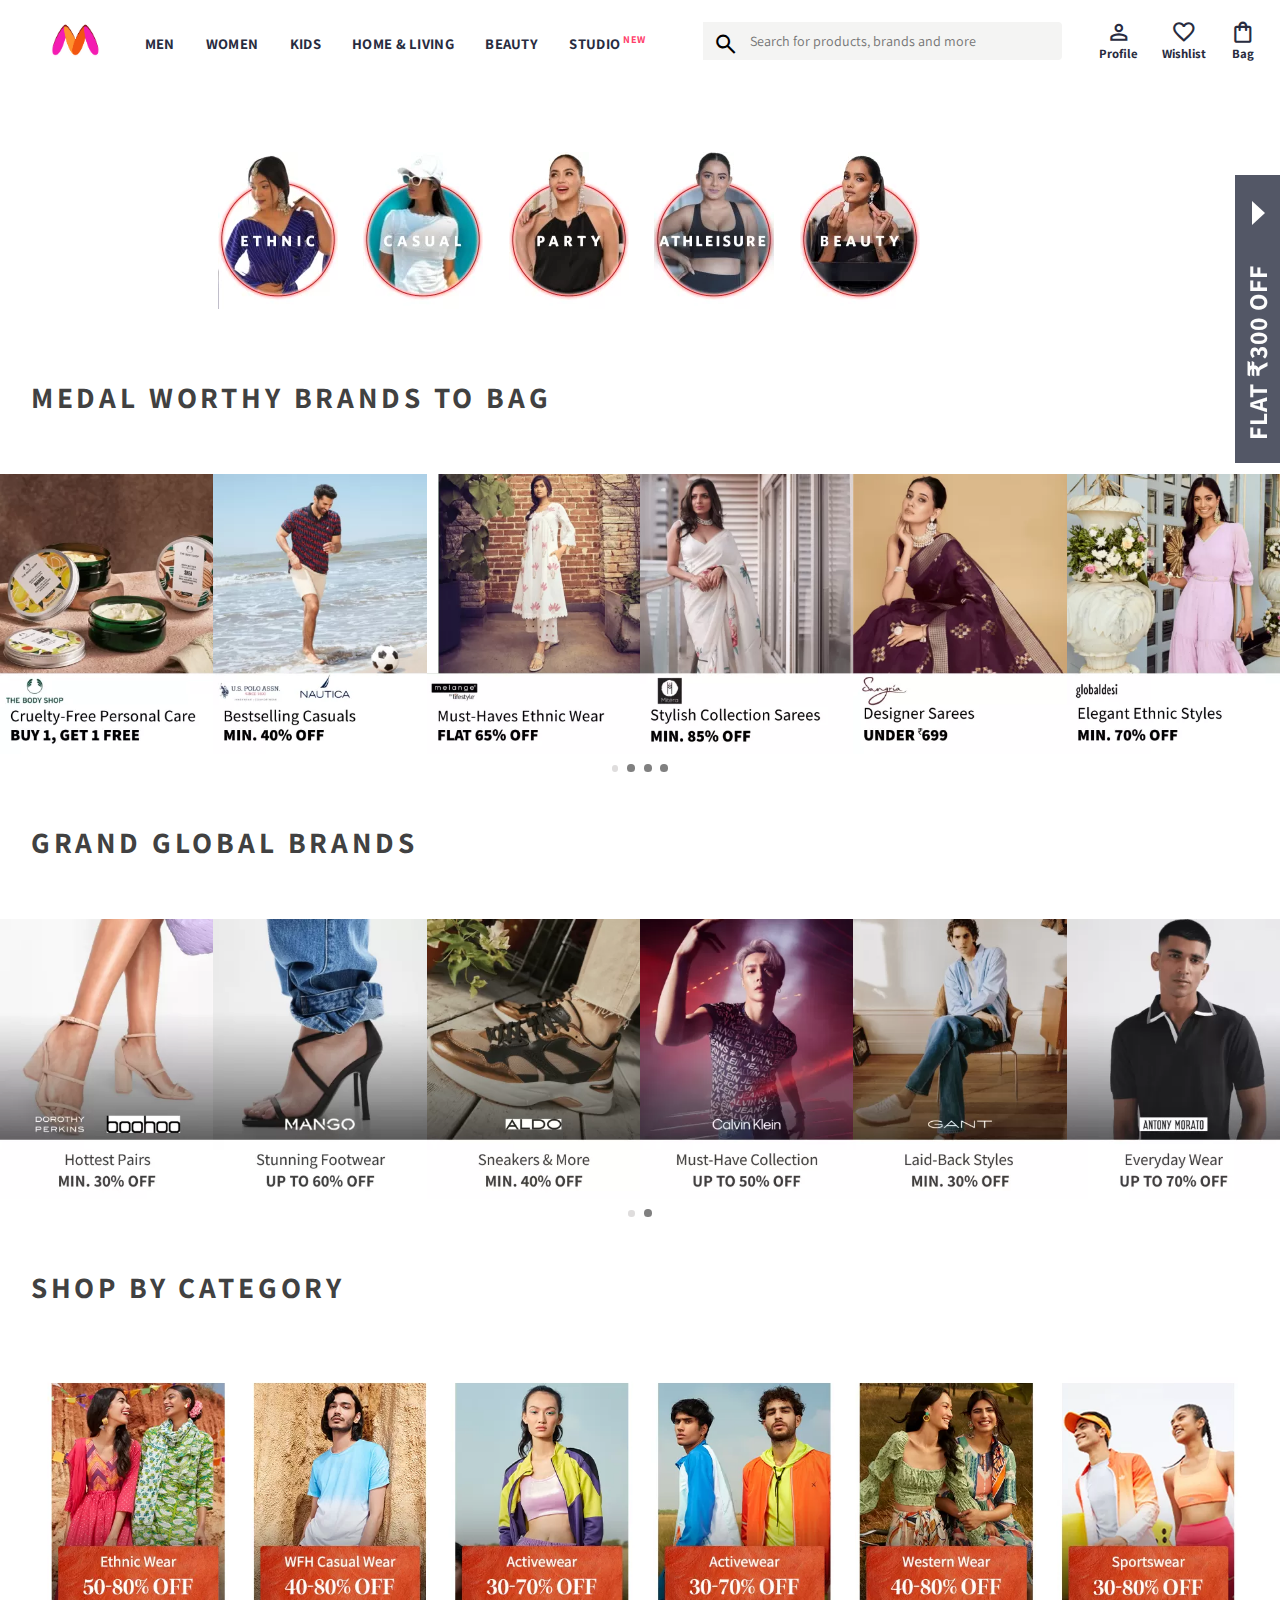
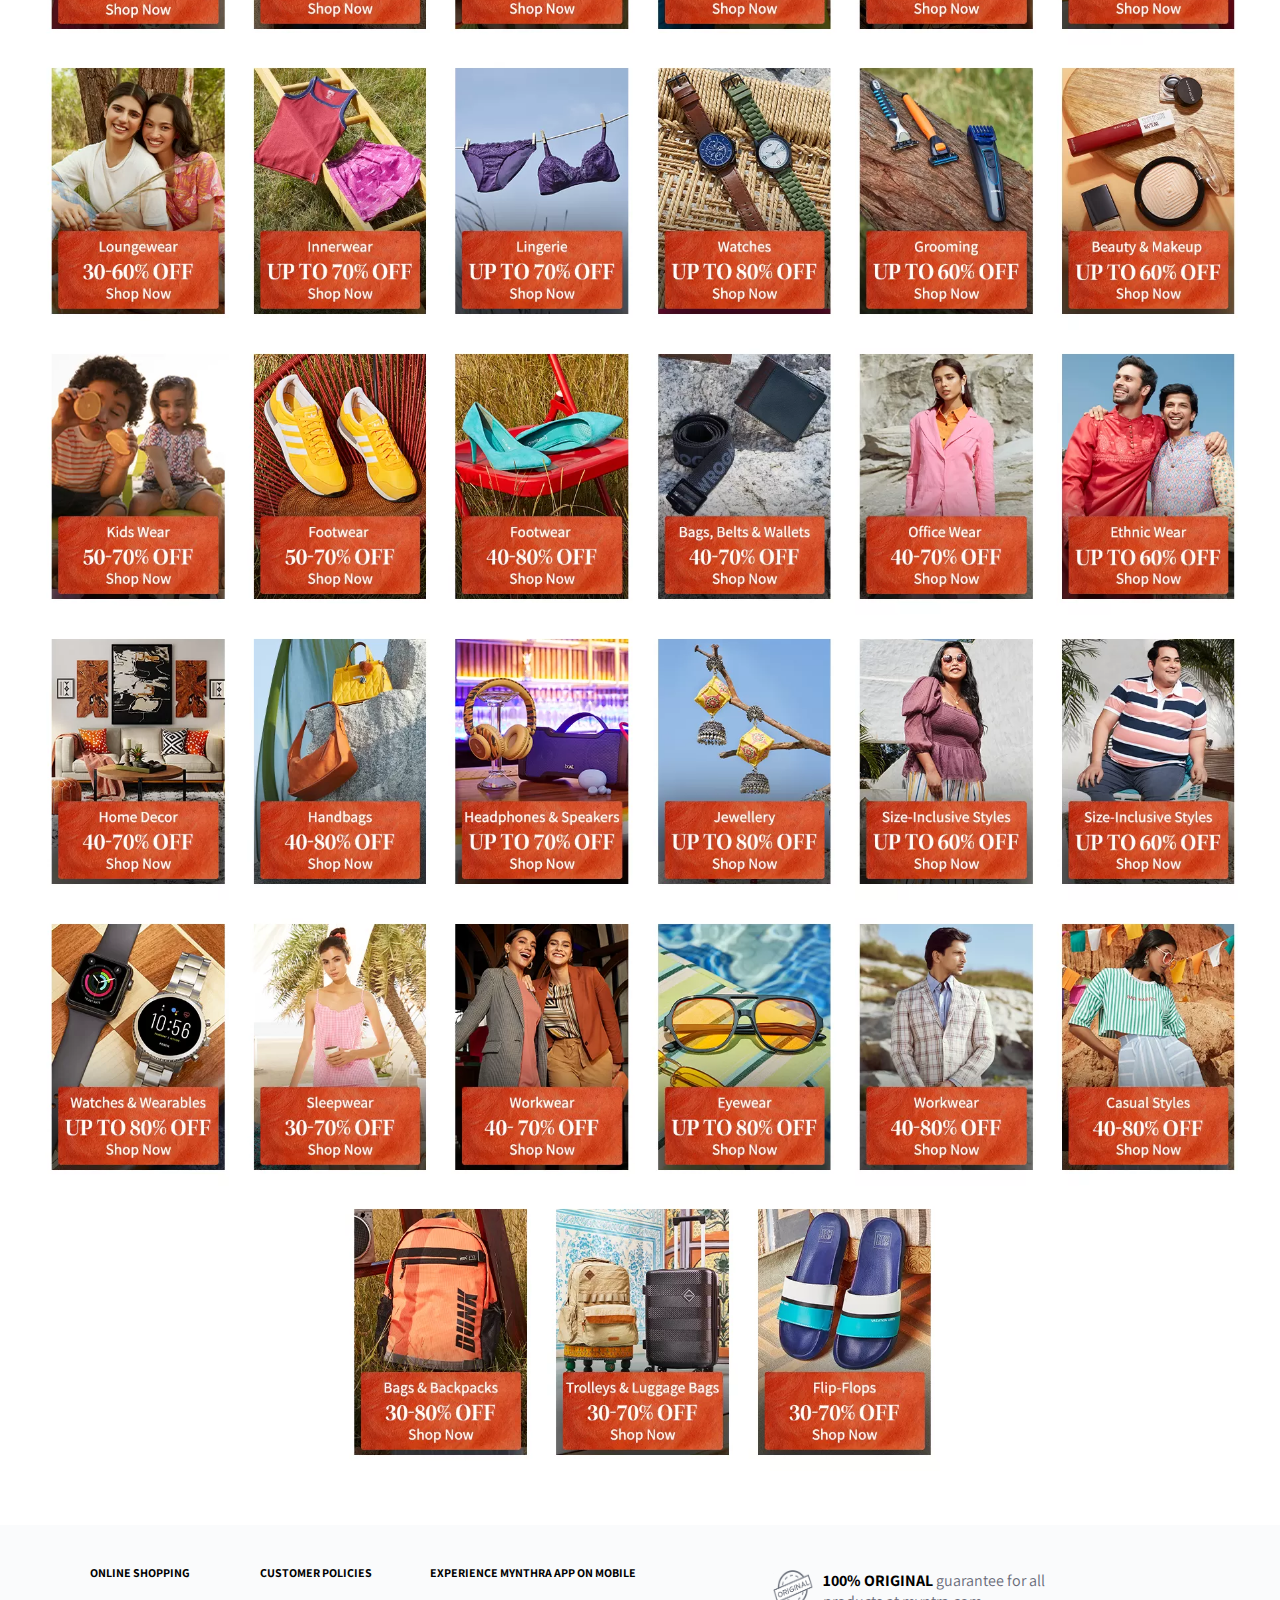
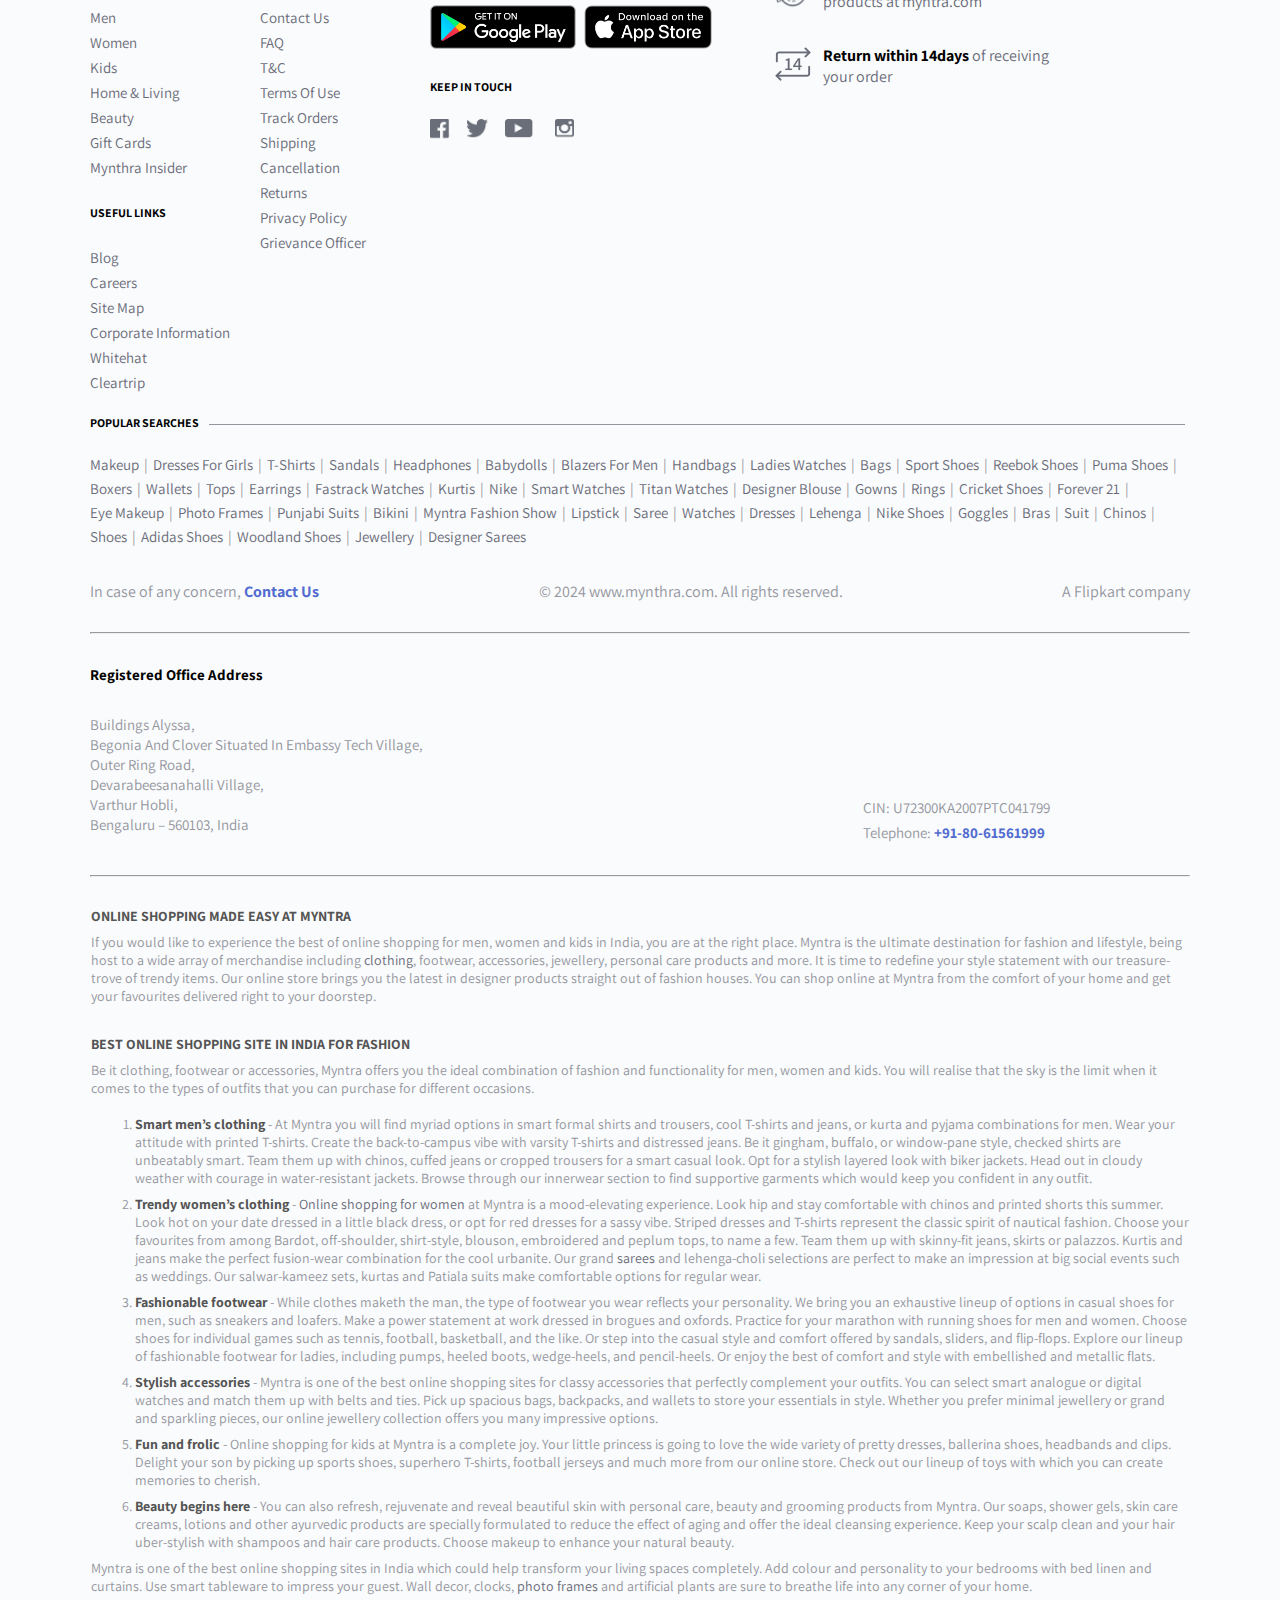
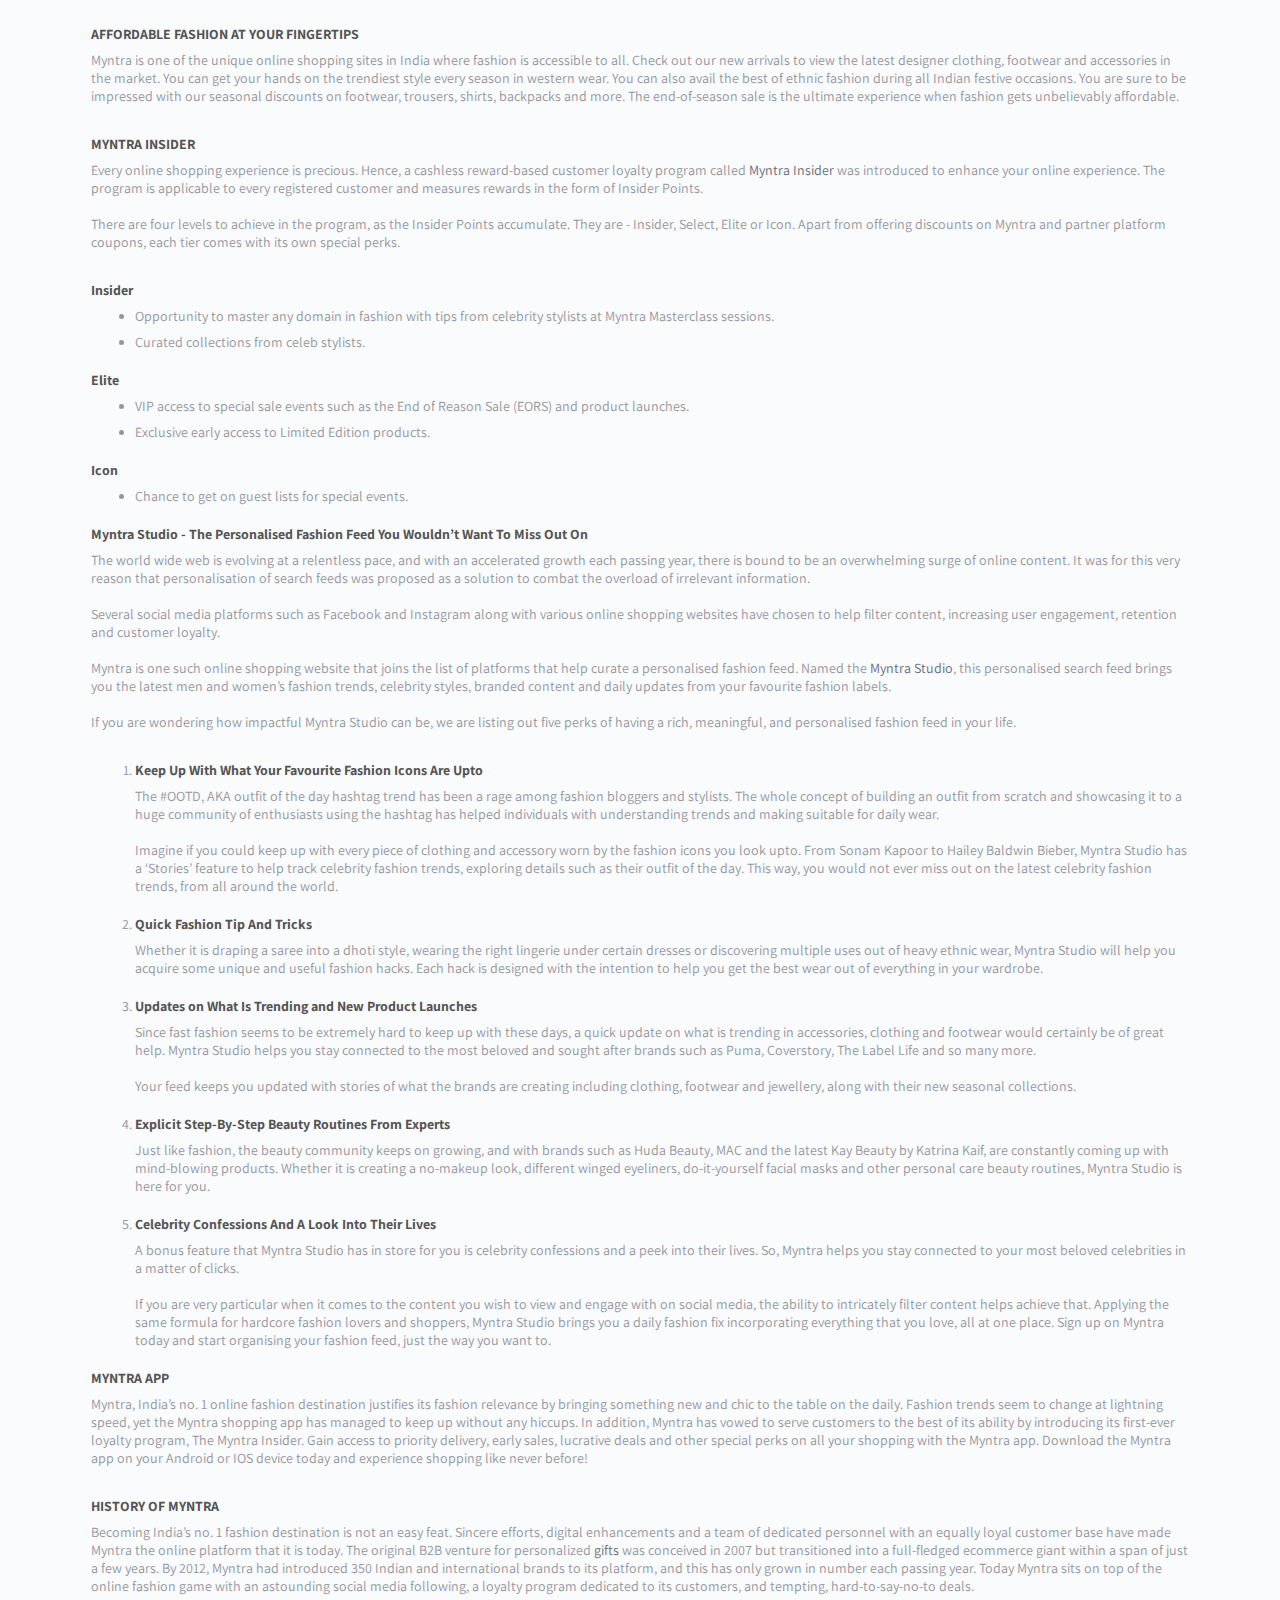
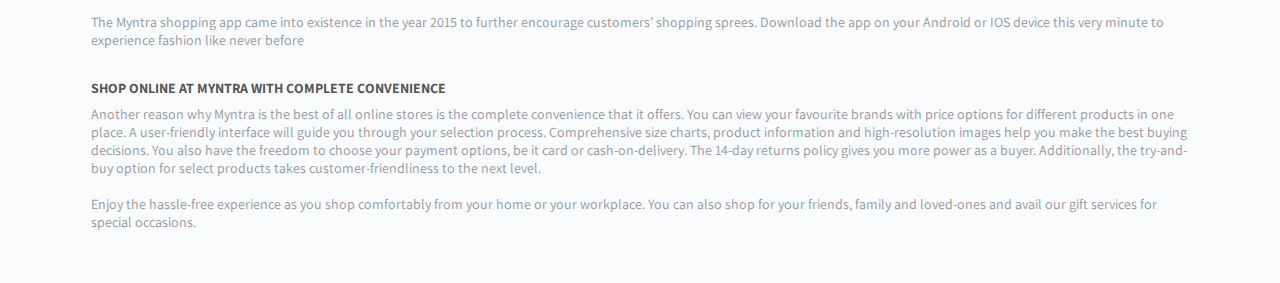
<file: pages/studio.html>
<!DOCTYPE html>
<html lang="en">
<head>
    <meta charset="UTF-8">
    <meta name="viewport" content="width=device-width, initial-scale=1.0">
    <link rel="stylesheet" href="../style.css">
    <link rel="preconnect" href="https://fonts.googleapis.com">
    <link rel="preconnect" href="https://fonts.gstatic.com" crossorigin>
    <link href="https://fonts.googleapis.com/css2?family=Assistant:wght@200..800&display=swap" rel="stylesheet">
    <link rel="icon" type="image/png" href="[data-uri]" sizes="64x64">
    <link rel="stylesheet" href="https://fonts.googleapis.com/css2?family=Material+Symbols+Outlined:opsz,wght,FILL,GRAD@20..48,100..700,0..1,-50..200" />
    <title>Fashion Trends from India's Top Fashion Influencers in 2022</title>
</head>
<body>
    <header>
        <div class="logo_container">
            <a href="../index.html"><img class="mynthra_home" src="../images/Myntra_logo.png" alt="mynthra homepage" /></a>
        </div>
        <nav class="nav_bar">
            <a class="men" href="men.html">Men</a>
            <a class="women" href="women.html">Women</a>
            <a class="kids" href="kids.html">Kids</a>
            <a class="home" href="home&living.html">Home & Living</a>
            <a class="beauty" href="beauty.html">Beauty</a>
            <a class="studio" href="studio.html">Studio <sup>New</sup></a>
        </nav>
        <div class="search_bar">
            <span class="material-symbols-outlined search_icon">search</span>
            <input type="text" class="search_input" placeholder="Search for products, brands and more">
        </div>
        <div class="action_bar">
            <div class="action_container">
                <a class="icon-flex" href="profile.html">
                    <span class="material-symbols-outlined">person</span>
                    <span>Profile</span>
                </a>
            </div>
            <div class="action_container">
                <a class="icon-flex" href="wishlist.html">
                    <span class="material-symbols-outlined">favorite</span>
                    <span>Wishlist</span>
                </a>
            </div>
            <div class="action_container bag">
                <a class="icon-flex" href="bag.html">
                    <span class="material-symbols-outlined">shopping_bag</span>
                    <span>Bag</span>
                    <span class="bagitemscount"></span>
                </a>
            </div>
        </div>
    </header>
    <section class="hoverboxcontainer">
        <div class="menhoverbox">
                <div class="flex-row">
                    <div>
                        <h3><a href="products.html">Topwear</a></h3>
                        <a class="item" href="products.html">T-Shirts</a>
                        <a class="item" href="products.html">Casual Shirts</a>
                        <a class="item" href="products.html">Formal Shirts</a>
                        <a class="item" href="products.html">Sweatshirts</a>
                        <a class="item" href="products.html">Sweaters</a>
                        <a class="item" href="products.html">Jackets</a>
                        <a class="item" href="products.html">Blazers & Coats</a>
                        <a class="item" href="products.html">Suits</a>
                        <a class="item" href="products.html">Rain Jackets</a>
                    </div>
                    <hr class="rowhr">
                    <div>
                        <h3><a href="products.html">Indian & Festive Wear</a></h3>
                        <a class="item" href="products.html">Kurtas & Kurta Sets</a>
                        <a class="item" href="products.html">Sherwanis</a>
                        <a class="item" href="products.html">Nehru Jackets</a>
                        <a class="item" href="products.html">Dhotis</a>
                    </div>
                </div>
                <div class="flex-row">
                    <div>
                        <h3><a href="products.html">Bottomwear</a></h3>
                        <a class="item" href="products.html">Jeans</a>
                        <a class="item" href="products.html">Casual Trousers</a>
                        <a class="item" href="products.html">Formal Trousers</a>
                        <a class="item" href="products.html">Shorts</a>
                        <a class="item" href="products.html">Track Pants & Joggers</a>
                    </div>
                    <hr class="rowhr">
                    <div>
                        <h3><a href="products.html">Innerwear & Sleepwear</a></h3>
                        <a class="item" href="products.html">Briefs & Trunks</a>
                        <a class="item" href="products.html">Boxers</a>
                        <a class="item" href="products.html">Vests</a>
                        <a class="item" href="products.html">Sleepwear & Loungewear</a>
                        <a class="item" href="products.html">Thermals</a>
                    </div>
                    <hr class="rowhr">
                    <div>
                        <h3><a href="products.html">Plus Size</a></h3>
                    </div>
                </div>
                <div class="flex-row">
                    <div>
                        <h3><a href="products.html">Footwear</a></h3>
                        <a class="item" href="products.html">Casual Shoes</a>
                        <a class="item" href="products.html">Sports Shoes</a>
                        <a class="item" href="products.html">Formal Shoes</a>
                        <a class="item" href="products.html">Sneakers</a>
                        <a class="item" href="products.html">Sandals & Floaters</a>
                        <a class="item" href="products.html">Flip Flops</a>
                        <a class="item" href="products.html">Socks</a>
                    </div>
                    <hr class="rowhr">
                    <div>
                        <h3 class="singleh3"><a href="products.html">Personal Care & Grooming</a></h3>
                        <h3 class="singleh3"><a href="products.html">Sunglasses & Frames</a></h3>
                        <h3 class="singleh3"><a href="products.html">Watches</a></h3>
                    </div>
                </div>
                <div class="flex-row">
                    <div>
                        <h3><a href="products.html">Sports & Active Wear</a></h3>
                        <a class="item" href="products.html">Sports Shoes</a>
                        <a class="item" href="products.html">Sports Sandals</a>
                        <a class="item" href="products.html">Active T-Shirts</a>
                        <a class="item" href="products.html">Track Pants & Shorts</a>
                        <a class="item" href="products.html">Tracksuits</a>
                        <a class="item" href="products.html">Jackets & Sweatshirts</a>
                        <a class="item" href="products.html">Sports Accessories</a>
                        <a class="item" href="products.html">Swimwear</a>
                    </div>
                    <hr class="rowhr">
                    <div>
                        <h3><a href="products.html">Gadgets</a></h3>
                        <a class="item" href="products.html">Smart Wearables</a>
                        <a class="item" href="products.html">Fitness Gadgets</a>
                        <a class="item" href="products.html">Headphones</a>
                        <a class="item" href="products.html">Speakers</a>
                    </div>
                </div>
                <div class="flex-row">
                    <div>
                        <h3><a href="products.html">Fashion Accessories</a></h3>
                        <a class="item" href="products.html">Wallets</a>
                        <a class="item" href="products.html">Belts</a>
                        <a class="item" href="products.html">Perfumes & Body Mists</a>
                        <a class="item" href="products.html">Trimmers</a>
                        <a class="item" href="products.html">Deodorants</a>
                        <a class="item" href="products.html">Ties, Cufflinks & Pocket Squares</a>
                        <a class="item" href="products.html">Accessory Gift Sets</a>
                        <a class="item" href="products.html">Caps & Hats</a>
                        <a class="item" href="products.html">Mufflers, Scarves & Gloves</a>
                        <a class="item" href="products.html">Phone Cases</a>
                        <a class="item" href="products.html">Rings & Wristwear</a>
                        <a class="item" href="products.html">Helmets</a>
                    </div>
                    <hr class="rowhr">
                    <div>
                        <h3 class="singleh3"><a href="products.html">Bags & Backpacks</a></h3>
                        <h3 class="singleh3"><a href="products.html">Luggages & Trolleys</a></h3>
                    </div>
                </div>
        </div>
        <div class="womenhoverbox">
            <div class="women flex-row">
                <div>
                    <h3><a href="products.html">Indian & Fusion Wear</a></h3>
                    <a class="item" href="products.html">Kurtas & Suits</a>
                    <a class="item" href="products.html">Kurtis, Tunics & Tops</a>
                    <a class="item" href="products.html">Sarees</a>
                    <a class="item" href="products.html">Ethnic Wear</a>
                    <a class="item" href="products.html">Leggings, Salwars & Churidars</a>
                    <a class="item" href="products.html">Skirts & Palazzos</a>
                    <a class="item" href="products.html">Dress Materials</a>
                    <a class="item" href="products.html">Lehenga Cholis</a>
                    <a class="item" href="products.html">Dupattas & Shawls</a>
                    <a class="item" href="products.html">Jackets</a>
                    <hr class="rowhr">
                    <h3 class="singleh3"><a href="products.html">Belts, Scarves & More</a></h3>
                    <h3 class="singleh3"><a href="products.html">Watches & Wearables</a></h3>
                </div>
            </div>
            <div class="women flex-row">
                    <div>
                    <h3><a href="products.html">Western Wear</a></h3>
                    <a class="item" href="products.html">Dresses</a>
                    <a class="item" href="products.html">Tops</a>
                    <a class="item" href="products.html">Tshirts</a>
                    <a class="item" href="products.html">Jeans</a>
                    <a class="item" href="products.html">Trousers & Capris</a>
                    <a class="item" href="products.html">Shorts & Skirts</a>
                    <a class="item" href="products.html">Co-ords</a>
                    <a class="item" href="products.html">Playsuits</a>
                    <a class="item" href="products.html">Jumpsuits</a>
                    <a class="item" href="products.html">Shrugs</a>
                    <a class="item" href="products.html">Sweaters & Sweatshirts</a>
                    <a class="item" href="products.html">Jackets & Coats</a>
                    <a class="item" href="products.html">Blazers & Waistcoats</a>
                </div>
                <hr class="rowhr">
                    <h3><a href="products.html">Plus Size</a></h3>
            </div>
            <div class="women flex-row">
                    <h3 class="singleh3"><a href="products.html">Maternity</a></h3>
                    <h3 class="singleh3"><a href="products.html">Sunglasses & Frames</a></h3>
                <div>
                    <h3><a href="products.html">Footwear</a></h3>
                    <a class="item" href="products.html">Flats</a>
                    <a class="item" href="products.html">Casual Shoes</a>
                    <a class="item" href="products.html">Heels</a>
                    <a class="item" href="products.html">Boots</a>
                    <a class="item" href="products.html">Sports Shoes & Floaters</a>
                </div>
                <hr class="rowhr">
                <div>
                    <h3><a href="products.html">Sports & Active Wear</a></h3>
                    <a class="item" href="products.html">Clothing</a>
                    <a class="item" href="products.html">Footwear</a>
                    <a class="item" href="products.html">Sports Accessories</a>
                    <a class="item" href="products.html">Sports Equipment</a>
                </div>
            </div>
            <div class="women flex-row">
                <div>
                    <h3><a href="products.html">Lingerie & Sleepwear</a></h3>
                    <a class="item" href="products.html">Bra</a>
                    <a class="item" href="products.html">Briefs</a>
                    <a class="item" href="products.html">Shapewear</a>
                    <a class="item" href="products.html">Sleepwear & Loungewear</a>
                    <a class="item" href="products.html">Swimwear</a>
                    <a class="item" href="products.html">Camisoles & Thermals</a>
                </div>
                <hr class="rowhr">
                <div>
                    <h3><a href="products.html">Beauty & Personal Care</a></h3>
                    <a class="item" href="products.html">Makeup</a>
                    <a class="item" href="products.html">Skincare</a>
                    <a class="item" href="products.html">Premium Beauty</a>
                    <a class="item" href="products.html">Lipsticks</a>
                    <a class="item" href="products.html">Fragrances</a>
                </div>
            </div>
            <div class="women flex-row">
                <div>
                    <h3><a href="products.html">Gadgets</a></h3>
                    <a class="item" href="products.html">Smart Wearables</a>
                    <a class="item" href="products.html">Fitness Gadgets</a>
                    <a class="item" href="products.html">Headphones</a>
                    <a class="item" href="products.html">Speakers</a>
                </div>
                <hr class="rowhr">
                <div>
                    <h3><a href="products.html">Jewellery</a></h3>
                    <a class="item" href="products.html">Fashion Jewellery</a>
                    <a class="item" href="products.html">Fine Jewellery</a>
                    <a class="item" href="products.html">Earrings</a>
                </div>
                <hr class="rowhr">
                    <h3 class="singleh3"><a href="products.html">Bags & Backpacks</a></h3>
                    <h3 class="singleh3"><a href="products.html">Handbags, Bags & Wallets</a></h3>
                    <h3 class="singleh3"><a href="products.html">Luggages & Trolleys</a></h3>
            </div>
        </div>
        <div class="kidshoverbox">
            <div class="kids flex-row">
                <h3><a href="products.html">Boys Clothing</a></h3>
                <a class="item" href="products.html">T-Shirts</a>
                <a class="item" href="products.html">Shirts</a>
                <a class="item" href="products.html">Shorts</a>
                <a class="item" href="products.html">Jeans</a>
                <a class="item" href="products.html">Trousers</a>
                <a class="item" href="products.html">Clothing Sets</a>
                <a class="item" href="products.html">Ethnic Wear</a>
                <a class="item" href="products.html">Track Pants & Pyjamas</a>
                <a class="item" href="products.html">Jacket, Sweater & Sweatshirts</a>
                <a class="item" href="products.html">Party Wear</a>
                <a class="item" href="products.html">Innerwear & Thermals</a>
                <a class="item" href="products.html">Nightwear & Loungewear</a>
                <a class="item" href="products.html">Value Packs</a>
        </div>
        <div class="kids flex-row">
                <h3><a href="products.html">Girls Clothing</a></h3>
                <a class="item" href="products.html">Dresses</a>
                <a class="item" href="products.html">Tops</a>
                <a class="item" href="products.html">Tshirts</a>
                <a class="item" href="products.html">Clothing Sets</a>
                <a class="item" href="products.html">Lehenga Choli</a>
                <a class="item" href="products.html">Kurta Sets</a>
                <a class="item" href="products.html">Party Wear</a>
                <a class="item" href="products.html">Dungarees & Jumpsuits</a>
                <a class="item" href="products.html">Skirts & Shorts</a>
                <a class="item" href="products.html">Tights & Leggings</a>
                <a class="item" href="products.html">Jeans, Trousers & Capris</a>
                <a class="item" href="products.html">Jacket, Sweater & Sweatshirts</a>
                <a class="item" href="products.html">Innerwear & Thermals</a>
                <a class="item" href="products.html">Nightwear & Loungewear</a>
                <a class="item" href="products.html">Value Packs</a>
        </div>
        <div class="kids flex-row">
            <div>
                <h3><a href="products.html">Footwear</a></h3>
                <a class="item" href="products.html">Casual Shoes</a>
                <a class="item" href="products.html">Flipflops</a>
                <a class="item" href="products.html">Sports Shoes</a>
                <a class="item" href="products.html">Flats</a>
                <a class="item" href="products.html">Sandals</a>
                <a class="item" href="products.html">Heels</a>
                <a class="item" href="products.html">School Shoes</a>
                <a class="item" href="products.html">Socks</a>
            </div>
            <hr class="rowhr">
            <div>
                <h3><a href="products.html">Toys & Games</a></h3>
                <a class="item" href="products.html">Learning & Development</a>
                <a class="item" href="products.html">Activity Toys</a>
                <a class="item" href="products.html">Soft Toys</a>
                <a class="item" href="products.html">Action Figure / Play Set</a>
            </div>
        </div>
        <div class="kids flex-row">
            <div>
                <h3><a href="products.html">Infants</a></h3>
                <a class="item" href="products.html">Bodysuits</a>
                <a class="item" href="products.html">Rompers & Sleepsuits</a>
                <a class="item" href="products.html">Clothing Sets</a>
                <a class="item" href="products.html">Tshirts & Tops</a>
                <a class="item" href="products.html">Dresses</a>
                <a class="item" href="products.html">Bottom Wear</a>
                <a class="item" href="products.html">Winter Wear</a>
                <a class="item" href="products.html">Innerwear & Sleepwear</a>
                <a class="item" href="products.html">Infant Care</a>
            </div>
            <hr class="rowhr">
                <h3 class="singleh3"><a href="products.html">Home & Bath</a></h3>
                <h3 class="singleh3"><a href="products.html">Personal Care</a></h3>
        </div>
        <div class="kids flex-row">
            <div>
                <h3><a href="products.html">Kids Accessories</a></h3>
                <a class="item" href="products.html">Bags & Backpacks</a>
                <a class="item" href="products.html">Watches</a>
                <a class="item" href="products.html">Jewellery & Hair Accessory</a>
                <a class="item" href="products.html">Sunglasses</a>
                <a class="item" href="products.html">Masks & Protective Gears</a>
                <a class="item" href="products.html">Caps & Hats</a>
            </div>
            <hr class="rowhr">
            <div>
                <h3><a href="products.html">Brands</a></h3>
                <a class="item" href="products.html">H&M</a>
                <a class="item" href="products.html">Max Kids</a>
                <a class="item" href="products.html">Pantaloons</a>
                <a class="item" href="products.html">United Colors Of Benetton Kids</a>
                <a class="item" href="products.html">YK</a>
                <a class="item" href="products.html">U.S. Polo Assn. Kids</a>
                <a class="item" href="products.html">Mothercare</a>
                <a class="item" href="products.html">HRX</a>
            </div>
        </div>
        </div>
        <div class="homehoverbox">
            <div class="home flex-row">
                <div>
                    <h3><a href="products.html">Bed Linen & Furnishing</a></h3>
                    <a class="item" href="products.html">Bed Runners</a>
                    <a class="item" href="products.html">Mattress Protectors</a>
                    <a class="item" href="products.html">Bedsheets</a>
                    <a class="item" href="products.html">Bedding Sets</a>
                    <a class="item" href="products.html">Blankets, Quilts & Dohars</a>
                    <a class="item" href="products.html">Pillows & Pillow Covers</a>
                    <a class="item" href="products.html">Bed Covers</a>
                    <a class="item" href="products.html">Diwan Sets</a>
                    <a class="item" href="products.html">Chair Pads & Covers</a>
                    <a class="item" href="products.html">Sofa Covers</a>
                </div>
                <hr class="rowhr">
                <div>
                    <h3><a href="products.html">Flooring</a></h3>
                    <a class="item" href="products.html">Floor Runners</a>
                    <a class="item" href="products.html">Carpets</a>
                    <a class="item" href="products.html">Floor Mats & Dhurries</a>
                    <a class="item" href="products.html">Door Mats</a>
                </div>
            </div>
            <div class="home flex-row">
                <div>
                    <h3><a href="products.html">Bath</a></h3>
                    <a class="item" href="products.html">Bath Towels</a>
                    <a class="item" href="products.html">Hand & Face Towels</a>
                    <a class="item" href="products.html">Beach Towels</a>
                    <a class="item" href="products.html">Towels Set</a>
                    <a class="item" href="products.html">Bath Rugs</a>
                    <a class="item" href="products.html">Bath Robes</a>
                    <a class="item" href="products.html">Bathroom Accessories</a>
                    <a class="item" href="products.html">Shower Curtains</a>
                </div>
                <hr class="rowhr">
                <div>
                    <h3><a href="products.html">Lamps & Lighting</a></h3>
                    <a class="item" href="products.html">Floor Lamps</a>
                    <a class="item" href="products.html">Ceiling Lamps</a>
                    <a class="item" href="products.html">Table Lamps</a>
                    <a class="item" href="products.html">Wall Lamps</a>
                    <a class="item" href="products.html">Outdoor Lamps</a>
                    <a class="item" href="products.html">String Lights</a>
                </div>
            </div>
            <div class="home flex-row">
                <div>
                    <h3><a href="products.html">Home Décor</a></h3>
                    <a class="item" href="products.html">Plants & Planters</a>
                    <a class="item" href="products.html">Aromas & Candles</a>
                    <a class="item" href="products.html">Clocks</a>
                    <a class="item" href="products.html">Mirrors</a>
                    <a class="item" href="products.html">Wall Décor</a>
                    <a class="item" href="products.html">Festive Decor</a>
                    <a class="item" href="products.html">Pooja Essentials</a>
                    <a class="item" href="products.html">Wall Shelves</a>
                    <a class="item" href="products.html">Fountains</a>
                    <a class="item" href="products.html">Showpieces & Vases</a>
                    <a class="item" href="products.html">Ottoman</a>
                </div>
                <hr class="rowhr">
                    <h3 class="singleh3"><a class="item" href="products.html">Cushions & Cushion Covers</a></h3>
                    <h3 class="singleh3"><a class="item" href="products.html">Curtains</a></h3>
            </div>
            <div class="home flex-row">
                    <h3 class="singleh3"><a class="item" href="products.html">Home Gift Sets</a></h3>
                <div>
                    <h3><a href="products.html">Kitchen & Table</a></h3>
                    <a class="item" href="products.html">Table Runners</a>
                    <a class="item" href="products.html">Dinnerware & Serveware</a>
                    <a class="item" href="products.html">Cups and Mugs</a>
                    <a class="item" href="products.html">Bakeware & Cookware</a>
                    <a class="item" href="products.html">Kitchen Storage & Tools</a>
                    <a class="item" href="products.html">Bar & Drinkware</a>
                    <a class="item" href="products.html">Table Covers & Furnishings</a>
                </div>
                <hr class="rowhr">
                <div>
                    <h3><a href="products.html">Storage</a></h3>
                    <a class="item" href="products.html">Bins</a>
                    <a class="item" href="products.html">Hangers</a>
                    <a class="item" href="products.html">Organisers</a>
                    <a class="item" href="products.html">Hooks & Holders</a>
                    <a class="item" href="products.html">Laundry Bags</a>
                </div>
            </div>
            <div class="home flex-row">
                <div>
                    <h3><a href="products.html">Brands</a></h3>
                    <a class="item" href="products.html">H&M</a>
                    <a class="item" href="products.html">Marks & Spencer</a>
                    <a class="item" href="products.html">Home Centre</a>
                    <a class="item" href="products.html">Spaces</a>
                    <a class="item" href="products.html">D'Decor</a>
                    <a class="item" href="products.html">Story@Home</a>
                    <a class="item" href="products.html">Pure Home & Living</a>
                    <a class="item" href="products.html">Swayam</a>
                    <a class="item" href="products.html">Raymond Home</a>
                    <a class="item" href="products.html">Maspar</a>
                    <a class="item" href="products.html">My Trident</a>
                    <a class="item" href="products.html">Cortina</a>
                    <a class="item" href="products.html">Random</a>
                    <a class="item" href="products.html">Ellementry</a>
                    <a class="item" href="products.html">ROMEE</a>
                    <a class="item" href="products.html">SEJ by Nisha Gupta</a>
                </div>
            </div>
        </div>
        <div class="beautyhoverbox">
            <div class="beauty flex-row">
                <div>
                    <h3><a href="products.html">Makeup</a></h3>
                    <a class="item" href="products.html">Lipstick</a>
                    <a class="item" href="products.html">Lip Gloss</a>
                    <a class="item" href="products.html">Lip Liner</a>
                    <a class="item" href="products.html">Mascara</a>
                    <a class="item" href="products.html">Eyeliner</a>
                    <a class="item" href="products.html">Kajal</a>
                    <a class="item" href="products.html">Eyeshadow</a>
                    <a class="item" href="products.html">Foundation</a>
                    <a class="item" href="products.html">Primer</a>
                    <a class="item" href="products.html">Concealer</a>
                    <a class="item" href="products.html">Compact</a>
                    <a class="item" href="products.html">Nail Polish</a>
                </div>
            </div>
            <div class="beauty flex-row">
                <div>
                    <h3><a href="products.html">Skincare, Bath & Body</a></h3>
                    <a class="item" href="products.html">Face Moisturiser</a>
                    <a class="item" href="products.html">Cleanser</a>
                    <a class="item" href="products.html">Masks & Peel</a>
                    <a class="item" href="products.html">Sunscreen</a>
                    <a class="item" href="products.html">Serum</a>
                    <a class="item" href="products.html">Face Wash</a>
                    <a class="item" href="products.html">Eye Cream</a>
                    <a class="item" href="products.html">Lip Balm</a>
                    <a class="item" href="products.html">Body Lotion</a>
                    <a class="item" href="products.html">Body Wash</a>
                    <a class="item" href="products.html">Body Scrub</a>
                    <a class="item" href="products.html">Hand Cream</a>
                </div>
                <hr class="rowhr">
                <div>
                    <h3 class="singleh3"><a href="products.html">Baby Care</a></h3>
                    <h3 class="singleh3"><a href="products.html">Masks</a></h3>
                </div>
            </div>
            <div class="beauty flex-row">
                <div>
                    <h3><a href="products.html">Haircare</a></h3>
                    <a class="item" href="products.html">Shampoo</a>
                    <a class="item" href="products.html">Conditioner</a>
                    <a class="item" href="products.html">Hair Cream</a>
                    <a class="item" href="products.html">Hair Oil</a>
                    <a class="item" href="products.html">Hair Gel</a>
                    <a class="item" href="products.html">Hair Color</a>
                    <a class="item" href="products.html">Hair Serum</a>
                    <a class="item" href="products.html">Hair Accessory</a>
                </div>
                <hr class="rowhr">
                <div>
                    <h3><a href="products.html">Fragrances</a></h3>
                    <a class="item" href="products.html">Perfume</a>
                    <a class="item" href="products.html">Deodorant</a>
                    <a class="item" href="products.html">Body Mist</a>
                </div>
            </div>
            <div class="beauty flex-row">
                <div>
                    <h3><a href="products.html">Appliances</a></h3>
                    <a class="item" href="products.html">Hair Straightener</a>
                    <a class="item" href="products.html">Hair Dryer</a>
                    <a class="item" href="products.html">Epilator</a>
                </div>
                <hr class="rowhr">
                <div>
                    <h3><a href="products.html">Men's Grooming</a></h3>
                    <a class="item" href="products.html">Trimmers</a>
                    <a class="item" href="products.html">Beard Oil</a>
                    <a class="item" href="products.html">Hair Wax</a>
                </div>
                <hr class="rowhr">
                <div>
                    <h3><a href="products.html">Beauty Gift & Makeup Set</a></h3>
                    <a class="item" href="products.html">Beauty Gift</a>
                    <a class="item" href="products.html">Makeup Kit</a>
                </div>
                <hr class="rowhr">
                    <h3 class="singleh3"><a href="products.html">Premium Beauty</a></h3>
                    <h3 class="singleh3"><a href="products.html">Wellness & Hygiene</a></h3>
            </div>
                <div class="beauty flex-row">
                    <h3><a href="products.html">Top Brands</a></h3>
                    <a class="item" href="products.html">Lakme</a>
                    <a class="item" href="products.html">Maybelline</a>
                    <a class="item" href="products.html">LOreal</a>
                    <a class="item" href="products.html">Philips</a>
                    <a class="item" href="products.html">Bath & Body Works</a>
                    <a class="item" href="products.html">THE BODY SHOP</a>
                    <a class="item" href="products.html">Biotique</a>
                    <a class="item" href="products.html">Mamaearth</a>
                    <a class="item" href="products.html">MCaffeine</a>
                    <a class="item" href="products.html">Nivea</a>
                    <a class="item" href="products.html">Lotus Herbals</a>
                    <a class="item" href="products.html">LOreal Professionnel</a>
                    <a class="item" href="products.html">KAMA AYURVEDA</a>
                    <a class="item" href="products.html">M.A.C</a>
                    <a class="item" href="products.html">Forest Essentials</a>
            </div>
        </div>
        <div class="studiohoverbox">
            <div class="mynthra_studio">
                <img class="mynthra_studio_img" src="../images/Myntra_logo.png"> 
                <h4>Studio</h4>
            </div>
                <p>Your daily inspiration for everything fashion</p>
                <div class="studioimgs">
                <img src="../images/bargains/1.shirts.jfif">
                <img src="../images/bargains/2. jeans.jfif">
                <img src="../images/bargains/3.Tshirts.jfif">
                <img src="../images/bargains/9.kurta sets.webp" alt="explore studio" />
            </div>
            <a href="studio.html" class="studiolink">EXPLORE STUDIO  <span class="studiolink link"> > </span> </a>
        </div>
    </section>
    <main>
        <div class="studiopage banner-container">
            <a href="products.html"><img draggable="false" src="../images/studio/1.webp"></a>
           <a href="products.html"><img draggable="false" src="../images/studio/2.webp"></a>
           <a href="products.html"><img draggable="false" src="../images/studio/3.webp"></a>
           <a href="products.html"><img draggable="false" src="../images/studio/4.webp"></a>
           <a href="products.html"><img draggable="false" src="../images/studio/5.webp"></a>
        </div>
        <div class="category-heading">Medal Worthy brands to bag</div>
        <div class="carousel-container">
            <div class="offer-items carousel-slide">
                <div><a href="products.html"><img class="offer-img" draggable="false" src="../images/offers/1.webp"></a></div>
                <div><a href="products.html"><img class="offer-img" draggable="false" src="../images/offers/2.webp"></a></div>
                <div><a href="products.html"><img class="offer-img" draggable="false" src="../images/offers/3.webp"></a></div>
                <div><a href="products.html"><img class="offer-img" draggable="false" src="../images/offers/4.webp"></a></div>
                <div><a href="products.html"><img class="offer-img" draggable="false" src="../images/offers/5.webp"></a></div>
                <div><a href="products.html"><img class="offer-img" draggable="false" src="../images/offers/6.webp"></a></div>
                <div><a href="products.html"><img class="offer-img" draggable="false" src="../images/offers/7.webp"></a></div>
                <div><a href="products.html"><img class="offer-img" draggable="false" src="../images/offers/8.webp"></a></div>
                <div><a href="products.html"><img class="offer-img" draggable="false" src="../images/offers/9.webp"></a></div>
                <div><a href="products.html"><img class="offer-img" draggable="false" src="../images/offers/10.webp"></a></div>
                <div><a href="products.html"><img class="offer-img" draggable="false" src="../images/offers/11.webp"></a></div>
                <div><a href="products.html"><img class="offer-img" draggable="false" src="../images/offers/12.webp"></a></div>
                <div><a href="products.html"><img class="offer-img" draggable="false" src="../images/offers/13.webp"></a></div>
                <div><a href="products.html"><img class="offer-img" draggable="false" src="../images/offers/14.webp"></a></div>
                <div><a href="products.html"><img class="offer-img" draggable="false" src="../images/offers/15.webp"></a></div>
                <div><a href="products.html"><img class="offer-img" draggable="false" src="../images/offers/16.webp"></a></div>
                <div><a href="products.html"><img class="offer-img" draggable="false" src="../images/offers/17.webp"></a></div>
                <div><a href="products.html"><img class="offer-img" draggable="false" src="../images/offers/18.webp"></a></div>
                <div><a href="products.html"><img class="offer-img" draggable="false" src="../images/offers/19.webp"></a></div>
                <div><a href="products.html"><img class="offer-img" draggable="false" src="../images/offers/20.webp"></a></div>
                <div><a href="products.html"><img class="offer-img" draggable="false" src="../images/offers/21.webp"></a></div>
                <div><a href="products.html"><img class="offer-img" draggable="false" src="../images/offers/22.webp"></a></div>
                <div><a href="products.html"><img class="offer-img" draggable="false" src="../images/offers/23.webp"></a></div>
                <div><a href="products.html"><img class="offer-img" draggable="false" src="../images/offers/24.webp"></a></div>
            </div>
            <div class="carousel-dots">
                <span class="dot" data-slide="0"></span>
                <span class="dot" data-slide="1"></span>
                <span class="dot" data-slide="2"></span>
                <span class="dot" data-slide="3"></span>
            </div>
        </div>
        <div class="category-heading">grand global brands</div>
        <div class="carousel-container">
            <div class="brands offer-items carousel-slide1">
                <div><a href="products.html"><img class="offer-img" draggable="false" src="../images/brands/1.webp"></a></div>
                <div><a href="products.html"><img class="offer-img" draggable="false" src="../images/brands/2.webp"></a></div>
                <div><a href="products.html"><img class="offer-img" draggable="false" src="../images/brands/3.webp"></a></div>
                <div><a href="products.html"><img class="offer-img" draggable="false" src="../images/brands/4.webp"></a></div>
                <div><a href="products.html"><img class="offer-img" draggable="false" src="../images/brands/5.webp"></a></div>
                <div><a href="products.html"><img class="offer-img" draggable="false" src="../images/brands/6.webp"></a></div>
                <div><a href="products.html"><img class="offer-img" draggable="false" src="../images/brands/7.webp"></a></div>
                <div><a href="products.html"><img class="offer-img" draggable="false" src="../images/brands/8.webp"></a></div>
                <div><a href="products.html"><img class="offer-img" draggable="false" src="../images/brands/9.webp"></a></div>
                <div><a href="products.html"><img class="offer-img" draggable="false" src="../images/brands/10.webp"></a></div>
                <div><a href="products.html"><img class="offer-img" draggable="false" src="../images/brands/11.webp"></a></div>
                <div><a href="products.html"><img class="offer-img" draggable="false" src="../images/brands/12.webp"></a></div>
            </div>
            <div class="carousel-dots">
                <span class="branddot"></span>
                <span class="branddot"></span>
            </div>
        </div>
        <div class="category-heading">Shop by category</div>
        <div class="category-items">
            <div class="item"><a href="products.html"><img class="offer-img" draggable="false" src="../images/categories/1.webp"></a></div>
            <div class="item"><a href="products.html"><img class="offer-img" draggable="false" src="../images/categories/2.webp"></a></div>
            <div class="item"><a href="products.html"><img class="offer-img" draggable="false" src="../images/categories/3.webp"></a></div>
            <div class="item"><a href="products.html"><img class="offer-img" draggable="false" src="../images/categories/4.webp"></a></div>
            <div class="item"><a href="products.html"><img class="offer-img" draggable="false" src="../images/categories/5.webp"></a></div>
            <div class="item"><a href="products.html"><img class="offer-img" draggable="false" src="../images/categories/6.webp"></a></div>
            <div class="item"><a href="products.html"><img class="offer-img" draggable="false" src="../images/categories/7.webp"></a></div>
            <div class="item"><a href="products.html"><img class="offer-img" draggable="false" src="../images/categories/8.webp"></a></div>
            <div class="item"><a href="products.html"><img class="offer-img" draggable="false" src="../images/categories/9.webp"></a></div>
            <div class="item"><a href="products.html"><img class="offer-img" draggable="false" src="../images/categories/10.webp"></a></div>
            <div class="item"><a href="products.html"><img class="offer-img" draggable="false" src="../images/categories/11.webp"></a></div>
            <div class="item"><a href="products.html"><img class="offer-img" draggable="false" src="../images/categories/12.webp"></a></div>
            <div class="item"><a href="products.html"><img class="offer-img" draggable="false" src="../images/categories/13.webp"></a></div>
            <div class="item"><a href="products.html"><img class="offer-img" draggable="false" src="../images/categories/14.webp"></a></div>
            <div class="item"><a href="products.html"><img class="offer-img" draggable="false" src="../images/categories/15.webp"></a></div>
            <div class="item"><a href="products.html"><img class="offer-img" draggable="false" src="../images/categories/16.webp"></a></div>
            <div class="item"><a href="products.html"><img class="offer-img" draggable="false" src="../images/categories/17.webp"></a></div>
            <div class="item"><a href="products.html"><img class="offer-img" draggable="false" src="../images/categories/18.webp"></a></div>
            <div class="item"><a href="products.html"><img class="offer-img" draggable="false" src="../images/categories/19.webp"></a></div>
            <div class="item"><a href="products.html"><img class="offer-img" draggable="false" src="../images/categories/20.webp"></a></div>
            <div class="item"><a href="products.html"><img class="offer-img" draggable="false" src="../images/categories/21.webp"></a></div>
            <div class="item"><a href="products.html"><img class="offer-img" draggable="false" src="../images/categories/22.webp"></a></div>
            <div class="item"><a href="products.html"><img class="offer-img" draggable="false" src="../images/categories/23.webp"></a></div>
            <div class="item"><a href="products.html"><img class="offer-img" draggable="false" src="../images/categories/24.webp"></a></div>
            <div class="item"><a href="products.html"><img class="offer-img" draggable="false" src="../images/categories/25.webp"></a></div>
            <div class="item"><a href="products.html"><img class="offer-img" draggable="false" src="../images/categories/26.webp"></a></div>
            <div class="item"><a href="products.html"><img class="offer-img" draggable="false" src="../images/categories/27.webp"></a></div>
            <div class="item"><a href="products.html"><img class="offer-img" draggable="false" src="../images/categories/28.webp"></a></div>
            <div class="item"><a href="products.html"><img class="offer-img" draggable="false" src="../images/categories/29.webp"></a></div>
            <div class="item"><a href="products.html"><img class="offer-img" draggable="false" src="../images/categories/30.webp"></a></div>
        </div>
        <div class="category">
            <div></div>
            <div class="item"><a href="products.html"><img class="offer-img" draggable="false" src="../images/categories/31.webp"></a></div>
            <div class="item"><a href="products.html"><img class="offer-img" draggable="false" src="../images/categories/32.webp"></a></div>
            <div class="item"><a href="products.html"><img class="offer-img" draggable="false" src="../images/categories/33.webp"></a></div>
            <div></div>
        </div>
    </main>
    <Footer>
        <section class="links-container">
                <div class="mainlinks-container">
                    <div class="online-shopping">
                        <a class="heading" href="products.html">ONLINE SHOPPING</a>
                        <a class="links" href="products.html">men</a>
                        <a class="links" href="products.html">women</a>
                        <a class="links" href="products.html">kids</a>
                        <a class="links" href="products.html">home & living</a>
                        <a class="links" href="products.html">beauty</a>
                        <a class="links" href="products.html">gift cards</a>
                        <a class="links" href="products.html">mynthra insider</a>
                    </div>
                    <div class="useful-links">
                        <a class="heading" href="products.html">USEFUL LINKS</a>
                        <a class="links" href="products.html">blog</a>
                        <a class="links" href="products.html">careers</a>
                        <a class="links" href="products.html">site map</a>
                        <a class="links" href="products.html">corporate information</a>
                        <a class="links" href="products.html">whitehat</a>
                        <a class="links" href="products.html">cleartrip</a>
                    </div>
                </div>
                <div class="customer-policies">
                    <a class="heading" href="products.html">CUSTOMER POLICIES</a>
                        <a class="links" href="products.html">contact us</a>
                        <a class="links" href="products.html">FAQ</a>
                        <a class="links" href="products.html">T&C</a>
                        <a class="links" href="products.html">terms of use</a>
                        <a class="links" href="products.html">track orders</a>
                        <a class="links" href="products.html">shipping</a>
                        <a class="links" href="products.html">cancellation</a>
                        <a class="links" href="products.html">returns</a>
                        <a class="links" href="products.html">privacy policy</a>
                        <a class="links" href="products.html">grievance officer</a>
                </div>
                <div class="applinks-container">
                    <div class="app-links">
                        <a class="heading" href="products.html">EXPERIENCE MYNTHRA APP ON MOBILE</a>
                        <div class="app-imgs">
                            <a href="products.html"><img src="../images/apps/google play.png" alt="google-playstore"></a>
                            <a href="products.html"><img src="../images/apps/apple store.png" alt="apple-playstore"></a>  
                        </div>
                    </div>
                    <div class="social-links">
                        <a class="heading" href="products.html">KEEP IN TOUCH</a>
                        <div class="socialapp-imgs">
                            <a href="products.html"><img src="../images/apps/facebook.png" alt="google-playstore"></a>
                            <a href="products.html"><img src="../images/apps/x.png" alt="apple-playstore"></a>
                            <a href="products.html"><img src="../images/apps/youtube.png" alt="google-playstore"></a>
                            <a href="products.html"><img src="../images/apps/insta.png" alt="apple-playstore"></a>
                        </div>
                    </div>
                </div>
                <div class="return-info">
                    <div class="tag"><img src="../images/original.png" alt="original"><div><b>100% ORIGINAL</b> guarantee for all products at myntra.com</div></div>
                    <div class="tag"><img src="../images/Return-Window-image.png" alt="return"><div><b>Return within 14days</b> of receiving your order</div></div>
                </div>
            <div></div>
        </section>
        <section class="popularlinks-container">
            <div class="line-after-text">
                <span class="popular-searches">Popular Searches</span>
            </div>
            <div class="search-links side-lines">
                <a href="products.html">Makeup</a>
                <a href="products.html">Dresses For Girls</a>
                <a href="products.html">T-Shirts</a>
                <a href="products.html">Sandals</a>
                <a href="products.html">Headphones</a>
                <a href="products.html">Babydolls</a>
                <a href="products.html">Blazers For Men</a>
                <a href="products.html">Handbags</a>
                <a href="products.html">Ladies Watches</a>
                <a href="products.html">Bags</a>
                <a href="products.html">Sport Shoes</a>
                <a href="products.html">Reebok Shoes</a>
                <a href="products.html">Puma Shoes</a>
                <a href="products.html">Boxers</a>
                <a href="products.html">Wallets</a>
                <a href="products.html">Tops</a>
                <a href="products.html">Earrings</a>
                <a href="products.html">Fastrack Watches</a>
                <a href="products.html">Kurtis</a>
                <a href="products.html">Nike</a>
                <a href="products.html">Smart Watches</a>
                <a href="products.html">Titan Watches</a>
                <a href="products.html">Designer Blouse</a>
                <a href="products.html">Gowns</a>
                <a href="products.html">Rings</a>
                <a href="products.html">Cricket Shoes</a>
                <a href="products.html">Forever 21</a>
                <a href="products.html">Eye Makeup</a>
                <a href="products.html">Photo Frames</a>
                <a href="products.html">Punjabi Suits</a>
                <a href="products.html">Bikini</a>
                <a href="products.html">Myntra Fashion Show</a>
                <a href="products.html">Lipstick</a>
                <a href="products.html">Saree</a>
                <a href="products.html">Watches</a>
                <a href="products.html">Dresses</a>
                <a href="products.html">Lehenga</a>
                <a href="products.html">Nike Shoes</a>
                <a href="products.html">Goggles</a>
                <a href="products.html">Bras</a>
                <a href="products.html">Suit</a>
                <a href="products.html">Chinos</a>
                <a href="products.html">Shoes</a>
                <a href="products.html">Adidas Shoes</a>
                <a href="products.html">Woodland Shoes</a>
                <a href="products.html">Jewellery</a>
                <a href="products.html">Designer Sarees</a>
              </div>
              <div class="contact">
                <div>In case of any concern, <a style="text-decoration: none;" href="../index.html"><b style="color:#526cd0;font-weight:bolder;">Contact Us</b></a></div>
                <div>&#169; 2024 www.mynthra.com. All rights reserved.</div>
                <div>A Flipkart company</div>
              </div>
              <hr>
        </section>
        <section class="address-info">
            <div class="info-container">
                <div>
                    <a class="heading capitalize" href="../index.html">registered office address</a>
                    <p class="address links">Buildings Alyssa,<br>
                        Begonia and Clover situated in Embassy Tech Village,<br>
                        Outer Ring Road,<br>
                        Devarabeesanahalli Village,<br>
                        Varthur Hobli,<br>
                        Bengaluru – 560103, India
                    </p>
                </div>
                <div class="tel links">
                    CIN: U72300KA2007PTC041799 <br>
                    Telephone: <a style="text-decoration: none;" href="tel:+91-80-61561999"><b style="color:#526cd0;font-weight:bolder;">+91-80-61561999</b></a>
                </div>
            </div>
            <hr>
        </section>
        <section class="desc">
            <h4>ONLINE SHOPPING MADE EASY AT MYNTRA</h4>
            <p class="description">If you would like to experience the best of online shopping for men, women and kids in India, you are at the right place. Myntra is the ultimate destination for fashion and lifestyle, being host to a wide array of merchandise including <a style="text-decoration: none; color: #696b79;"href="#">clothing</a>, footwear, accessories, jewellery, personal care products and more. It is time to redefine your style statement with our treasure-trove of trendy items. Our online store brings you the latest in designer products straight out of fashion houses. You can shop online at Myntra from the comfort of your home and get your favourites delivered right to your doorstep.</p>
            <h4>BEST ONLINE SHOPPING SITE IN INDIA FOR FASHION</h4>
            <p class="description">Be it clothing, footwear or accessories, Myntra offers you the ideal combination of fashion and functionality for men, women and kids. You will realise that the sky is the limit when it comes to the types of outfits that you can purchase for different occasions.</p>
            <ol class="fashion-categories">
                <li class="description"><b style="color: #545454;">Smart men’s clothing</b> - At Myntra you will find myriad options in smart formal shirts and trousers, cool T-shirts and jeans, or kurta and pyjama combinations for men. Wear your attitude with printed T-shirts. Create the back-to-campus vibe with varsity T-shirts and distressed jeans. Be it gingham, buffalo, or window-pane style, checked shirts are unbeatably smart. Team them up with chinos, cuffed jeans or cropped trousers for a smart casual look. Opt for a stylish layered look with biker jackets. Head out in cloudy weather with courage in water-resistant jackets. Browse through our innerwear section to find supportive garments which would keep you confident in any outfit.</li>
                <li class="description"><b style="color: #545454;">Trendy women’s clothing</b> - <a style="text-decoration: none; color: #696b79;"href="#">Online shopping for women</a> at Myntra is a mood-elevating experience. Look hip and stay comfortable with chinos and printed shorts this summer. Look hot on your date dressed in a little black dress, or opt for red dresses for a sassy vibe. Striped dresses and T-shirts represent the classic spirit of nautical fashion. Choose your favourites from among Bardot, off-shoulder, shirt-style, blouson, embroidered and peplum tops, to name a few. Team them up with skinny-fit jeans, skirts or palazzos. Kurtis and jeans make the perfect fusion-wear combination for the cool urbanite. Our grand <a style="text-decoration: none; color: #696b79;"href="#">sarees</a> and lehenga-choli selections are perfect to make an impression at big social events such as weddings. Our salwar-kameez sets, kurtas and Patiala suits make comfortable options for regular wear.</li>
                <li class="description"><b style="color: #545454;">Fashionable footwear</b> - While clothes maketh the man, the type of footwear you wear reflects your personality. We bring you an exhaustive lineup of options in casual shoes for men, such as sneakers and loafers. Make a power statement at work dressed in brogues and oxfords. Practice for your marathon with running shoes for men and women. Choose shoes for individual games such as tennis, football, basketball, and the like. Or step into the casual style and comfort offered by sandals, sliders, and flip-flops. Explore our lineup of fashionable footwear for ladies, including pumps, heeled boots, wedge-heels, and pencil-heels. Or enjoy the best of comfort and style with embellished and metallic flats.</li>
                <li class="description"><b style="color: #545454;">Stylish accessories</b> - Myntra is one of the best online shopping sites for classy accessories that perfectly complement your outfits. You can select smart analogue or digital watches and match them up with belts and ties. Pick up spacious bags, backpacks, and wallets to store your essentials in style. Whether you prefer minimal jewellery or grand and sparkling pieces, our online jewellery collection offers you many impressive options.</li>
                <li class="description"><b style="color: #545454;">Fun and frolic</b> - Online shopping for kids at Myntra is a complete joy. Your little princess is going to love the wide variety of pretty dresses, ballerina shoes, headbands and clips. Delight your son by picking up sports shoes, superhero T-shirts, football jerseys and much more from our online store. Check out our lineup of toys with which you can create memories to cherish.</li>
                <li class="description"><b style="color: #545454;">Beauty begins here</b> - You can also refresh, rejuvenate and reveal beautiful skin with personal care, beauty and grooming products from Myntra. Our soaps, shower gels, skin care creams, lotions and other ayurvedic products are specially formulated to reduce the effect of aging and offer the ideal cleansing experience. Keep your scalp clean and your hair uber-stylish with shampoos and hair care products. Choose makeup to enhance your natural beauty.</li>
            </ol>
            <p class="description">Myntra is one of the best online shopping sites in India which could help transform your living spaces completely. Add colour and personality to your bedrooms with bed linen and curtains. Use smart tableware to impress your guest. Wall decor, clocks, <a style="text-decoration: none; color: #696b79;"href="#">photo frames</a> and artificial plants are sure to breathe life into any corner of your home.</p>
            <h4>AFFORDABLE FASHION AT YOUR FINGERTIPS</h4>
            <p class="description">Myntra is one of the unique online shopping sites in India where fashion is accessible to all. Check out our new arrivals to view the latest designer clothing, footwear and accessories in the market. You can get your hands on the trendiest style every season in western wear. You can also avail the best of ethnic fashion during all Indian festive occasions. You are sure to be impressed with our seasonal discounts on footwear, trousers, shirts, backpacks and more. The end-of-season sale is the ultimate experience when fashion gets unbelievably affordable.</p>
            <h4>MYNTRA INSIDER</h4>
            <p class="description">Every online shopping experience is precious. Hence, a cashless reward-based customer loyalty program called <a style="text-decoration: none; color: #696b79;"href="#">Myntra Insider</a> was introduced to enhance your online experience. The program is applicable to every registered customer and measures rewards in the form of Insider Points. <br><br>
                There are four levels to achieve in the program, as the Insider Points accumulate. They are - Insider, Select, Elite or Icon. Apart from offering discounts on Myntra and partner platform coupons, each tier comes with its own special perks.</p>
            <dl>
                <dt><h4>Insider</h4></dt>
                <dd>
                    <ul>
                        <li>Opportunity to master any domain in fashion with tips from celebrity stylists at Myntra Masterclass sessions.</li>
                        <li>Curated collections from celeb stylists.</li>
                    </ul>
                </dd>
                <dt><h4>Elite</h4></dt>
                <dd>
                    <ul>
                        <li>VIP access to special sale events such as the End of Reason Sale (EORS) and product launches.</li>
                        <li>Exclusive early access to Limited Edition products.</li>
                    </ul>
                </dd>
                <dt><h4>Icon</h4></dt>
                <dd>
                    <ul>
                        <li>Chance to get on guest lists for special events.</li>
                    </ul>
                </dd>
            </dl>
            <h4>Myntra Studio - The Personalised Fashion Feed You Wouldn’t Want To Miss Out On</h4>
            <p class="description">The world wide web is evolving at a relentless pace, and with an accelerated growth each passing year, there is bound to be an overwhelming surge of online content. It was for this very reason that personalisation of search feeds was proposed as a solution to combat the overload of irrelevant information. <br><br>
                Several social media platforms such as Facebook and Instagram along with various online shopping websites have chosen to help filter content, increasing user engagement, retention and customer loyalty. <br><br>
                Myntra is one such online shopping website that joins the list of platforms that help curate a personalised fashion feed. Named the <a style="text-decoration: none; color: #696b79;"href="#">Myntra Studio</a>, this personalised search feed brings you the latest men and women’s fashion trends, celebrity styles, branded content and daily updates from your favourite fashion labels. <br><br>
                If you are wondering how impactful Myntra Studio can be, we are listing out five perks of having a rich, meaningful, and personalised fashion feed in your life.</p>
            <ol>
                <li class="description"><h4>Keep Up With What Your Favourite Fashion Icons Are Upto</h4>The #OOTD, AKA outfit of the day hashtag trend has been a rage among fashion bloggers and stylists. The whole concept of building an outfit from scratch and showcasing it to a huge community of enthusiasts using the hashtag has helped individuals with understanding trends and making suitable for daily wear. <br><br>
                    Imagine if you could keep up with every piece of clothing and accessory worn by the fashion icons you look upto. From Sonam Kapoor to Hailey Baldwin Bieber, Myntra Studio has a ‘Stories’ feature to help track celebrity fashion trends, exploring details such as their outfit of the day. This way, you would not ever miss out on the latest celebrity fashion trends, from all around the world.</li>
                <li class="description"><h4>Quick Fashion Tip And Tricks </h4>Whether it is draping a saree into a dhoti style, wearing the right lingerie under certain dresses or discovering multiple uses out of heavy ethnic wear, Myntra Studio will help you acquire some unique and useful fashion hacks. Each hack is designed with the intention to help you get the best wear out of everything in your wardrobe.</li>
                <li class="description"><h4>Updates on What Is Trending and New Product Launches </h4>Since fast fashion seems to be extremely hard to keep up with these days, a quick update on what is trending in accessories, clothing and footwear would certainly be of great help. Myntra Studio helps you stay connected to the most beloved and sought after brands such as Puma, Coverstory, The Label Life and so many more. <br><br>
                    Your feed keeps you updated with stories of what the brands are creating including clothing, footwear and jewellery, along with their new seasonal collections.</li>
                <li class="description"><h4>Explicit Step-By-Step Beauty Routines From Experts</h4>Just like fashion, the beauty community keeps on growing, and with brands such as Huda Beauty, MAC and the latest Kay Beauty by Katrina Kaif, are constantly coming up with mind-blowing products. Whether it is creating a no-makeup look, different winged eyeliners, do-it-yourself facial masks and other personal care beauty routines, Myntra Studio is here for you.</li>
                <li class="description"><h4>Celebrity Confessions And A Look Into Their Lives</h4>A bonus feature that Myntra Studio has in store for you is celebrity confessions and a peek into their lives. So, Myntra helps you stay connected to your most beloved celebrities in a matter of clicks. <br><br>
                    If you are very particular when it comes to the content you wish to view and engage with on social media, the ability to intricately filter content helps achieve that. Applying the same formula for hardcore fashion lovers and shoppers, Myntra Studio brings you a daily fashion fix incorporating everything that you love, all at one place. Sign up on Myntra today and start organising your fashion feed, just the way you want to.</li>
            </ol>
            <h4>MYNTRA APP</h4>
            <p class="description">Myntra, India’s no. 1 online fashion destination justifies its fashion relevance by bringing something new and chic to the table on the daily. Fashion trends seem to change at lightning speed, yet the Myntra shopping app has managed to keep up without any hiccups. In addition, Myntra has vowed to serve customers to the best of its ability by introducing its first-ever loyalty program, The Myntra Insider. Gain access to priority delivery, early sales, lucrative deals and other special perks on all your shopping with the Myntra app. Download the Myntra app on your Android or IOS device today and experience shopping like never before!</p>
            <h4>HISTORY OF MYNTRA</h4>
            <p class="description">Becoming India’s no. 1 fashion destination is not an easy feat. Sincere efforts, digital enhancements and a team of dedicated personnel with an equally loyal customer base have made Myntra the online platform that it is today. The original B2B venture for personalized <a style="text-decoration: none; color: #696b79;"href="#">gifts</a> was conceived in 2007 but transitioned into a full-fledged ecommerce giant within a span of just a few years. By 2012, Myntra had introduced 350 Indian and international brands to its platform, and this has only grown in number each passing year. Today Myntra sits on top of the online fashion game with an astounding social media following, a loyalty program dedicated to its customers, and tempting, hard-to-say-no-to deals. <br><br>
                The Myntra shopping app came into existence in the year 2015 to further encourage customers’ shopping sprees. Download the app on your Android or IOS device this very minute to experience fashion like never before</p>
            <h4>SHOP ONLINE AT MYNTRA WITH COMPLETE CONVENIENCE</h4>
            <p class="description">Another reason why Myntra is the best of all online stores is the complete convenience that it offers. You can view your favourite brands with price options for different products in one place. A user-friendly interface will guide you through your selection process. Comprehensive size charts, product information and high-resolution images help you make the best buying decisions. You also have the freedom to choose your payment options, be it card or cash-on-delivery. The 14-day returns policy gives you more power as a buyer. Additionally, the try-and-buy option for select products takes customer-friendliness to the next level. <br><br>
                Enjoy the hassle-free experience as you shop comfortably from your home or your workplace. You can also shop for your friends, family and loved-ones and avail our gift services for special occasions.</p>
            <br>
            <br>
        </section>
    </Footer>
    <aside>
        <div class="FreeShippingBanner-sidebar FreeShippingBanner-sidebar-collapsed">
            <div class="FreeShippingBanner-arrow FreeShippingBanner-arrow-collapsed"></div>
            <p class="FreeShippingBanner-sidebar-content">FLAT ₹300 OFF</p>
        </div>
        <div class="freeshippingbanner freeshippingbanner-container">
            <div class="banner" id="promotionalBanner">
                <div class="top">
                    <div class="left-side">
                        <div>
                            <h5>Avail Flat</h5>
                            <h1>300 OFF</h1>
                        </div>
                        <div>
                            <h4>Coupon Code: <span class="mynthra300">&nbspMYNTRA300</span></h4>
                            <p>Applicable on your first order</p>
                        </div>
                    </div>
                    <div class="right-side">
                        <img src="../images/free banner/300off.png" alt="Promotional Graphic">
                        <a href="#" class="sign-up-btn">SIGN UP NOW ></a>
                    </div>
                </div>
                <hr class="freebannerhr">
                <div class="bottom">
                    <p><span class="material-symbols-outlined">verified</span>Genuine Products</p>
                    <p><span class="material-symbols-outlined">apparel</span>Try & Buy</p>
                    <p><span class="material-symbols-outlined">swap_horiz</span>Easy Exchange & Returns</p>
                </div>
            </div>
        </div>
    </aside>
    <script src="../script.js"></script>
</body>
</html>
</file>
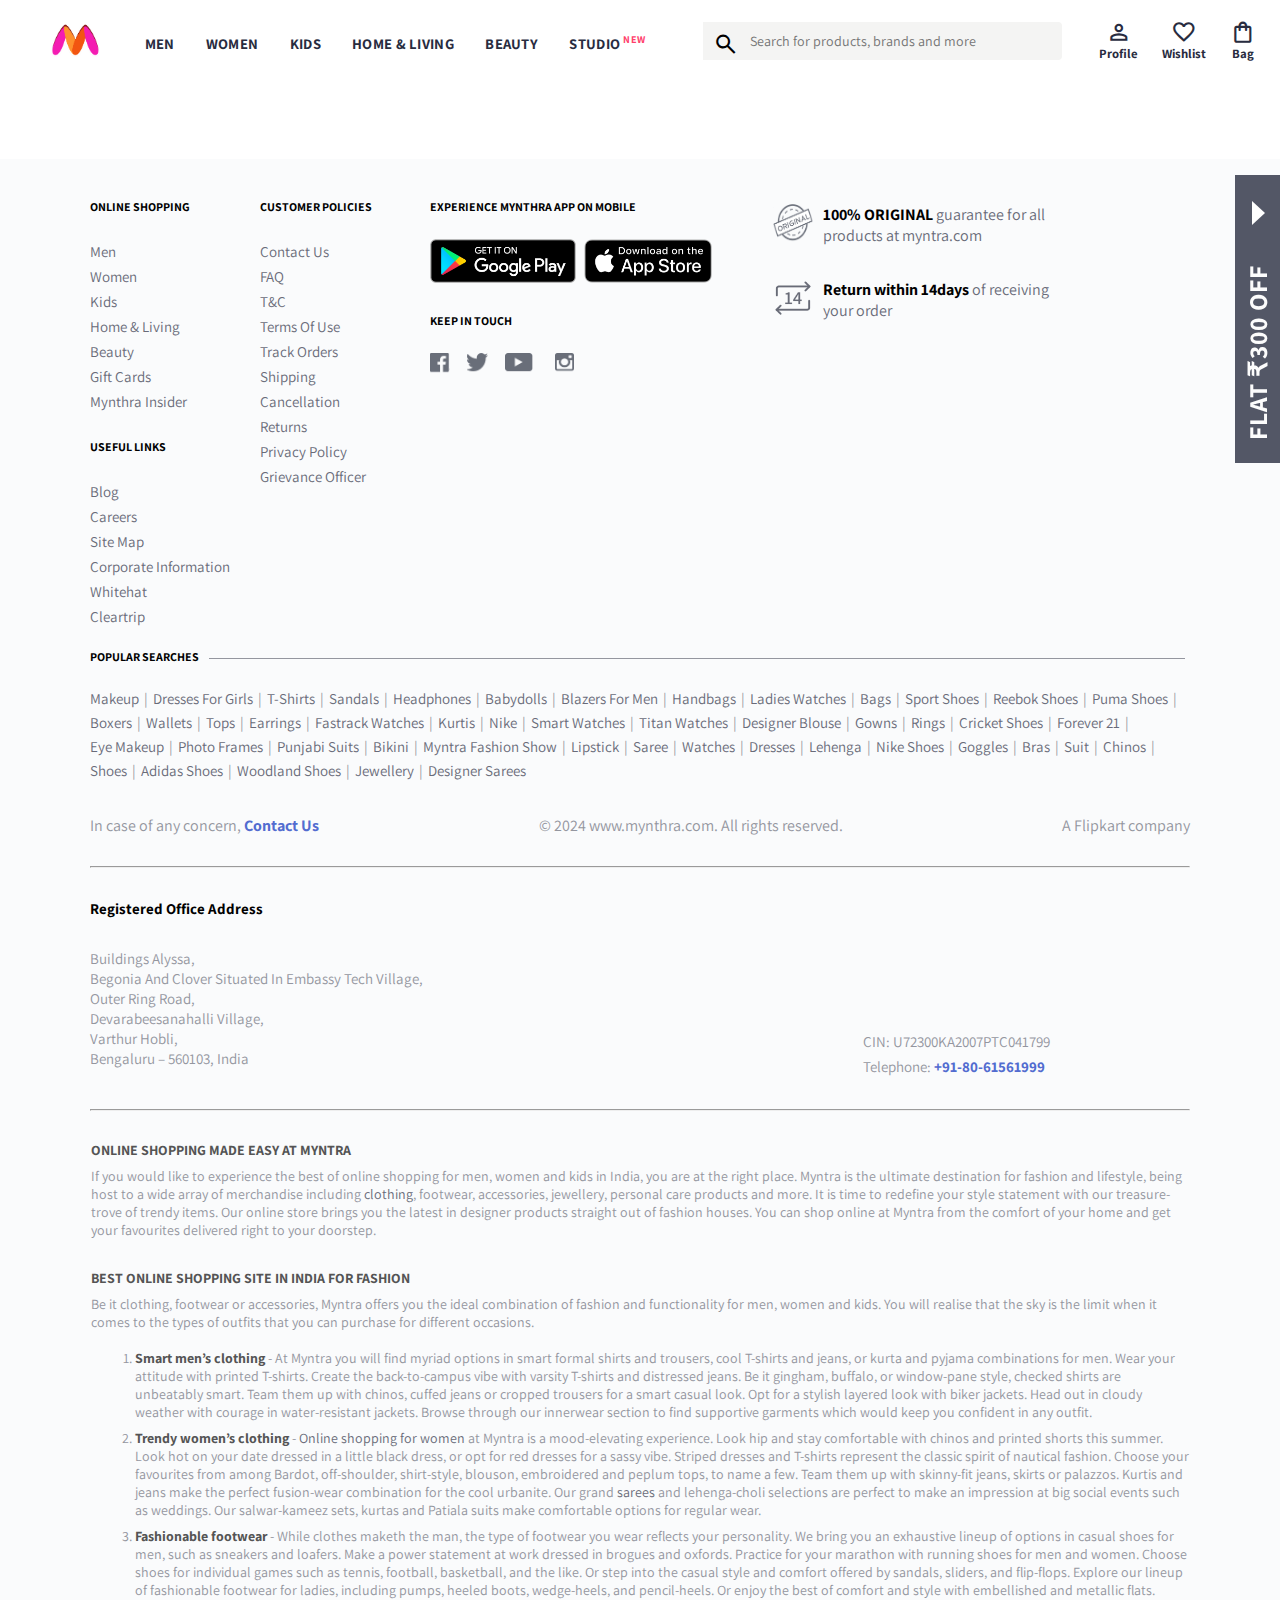
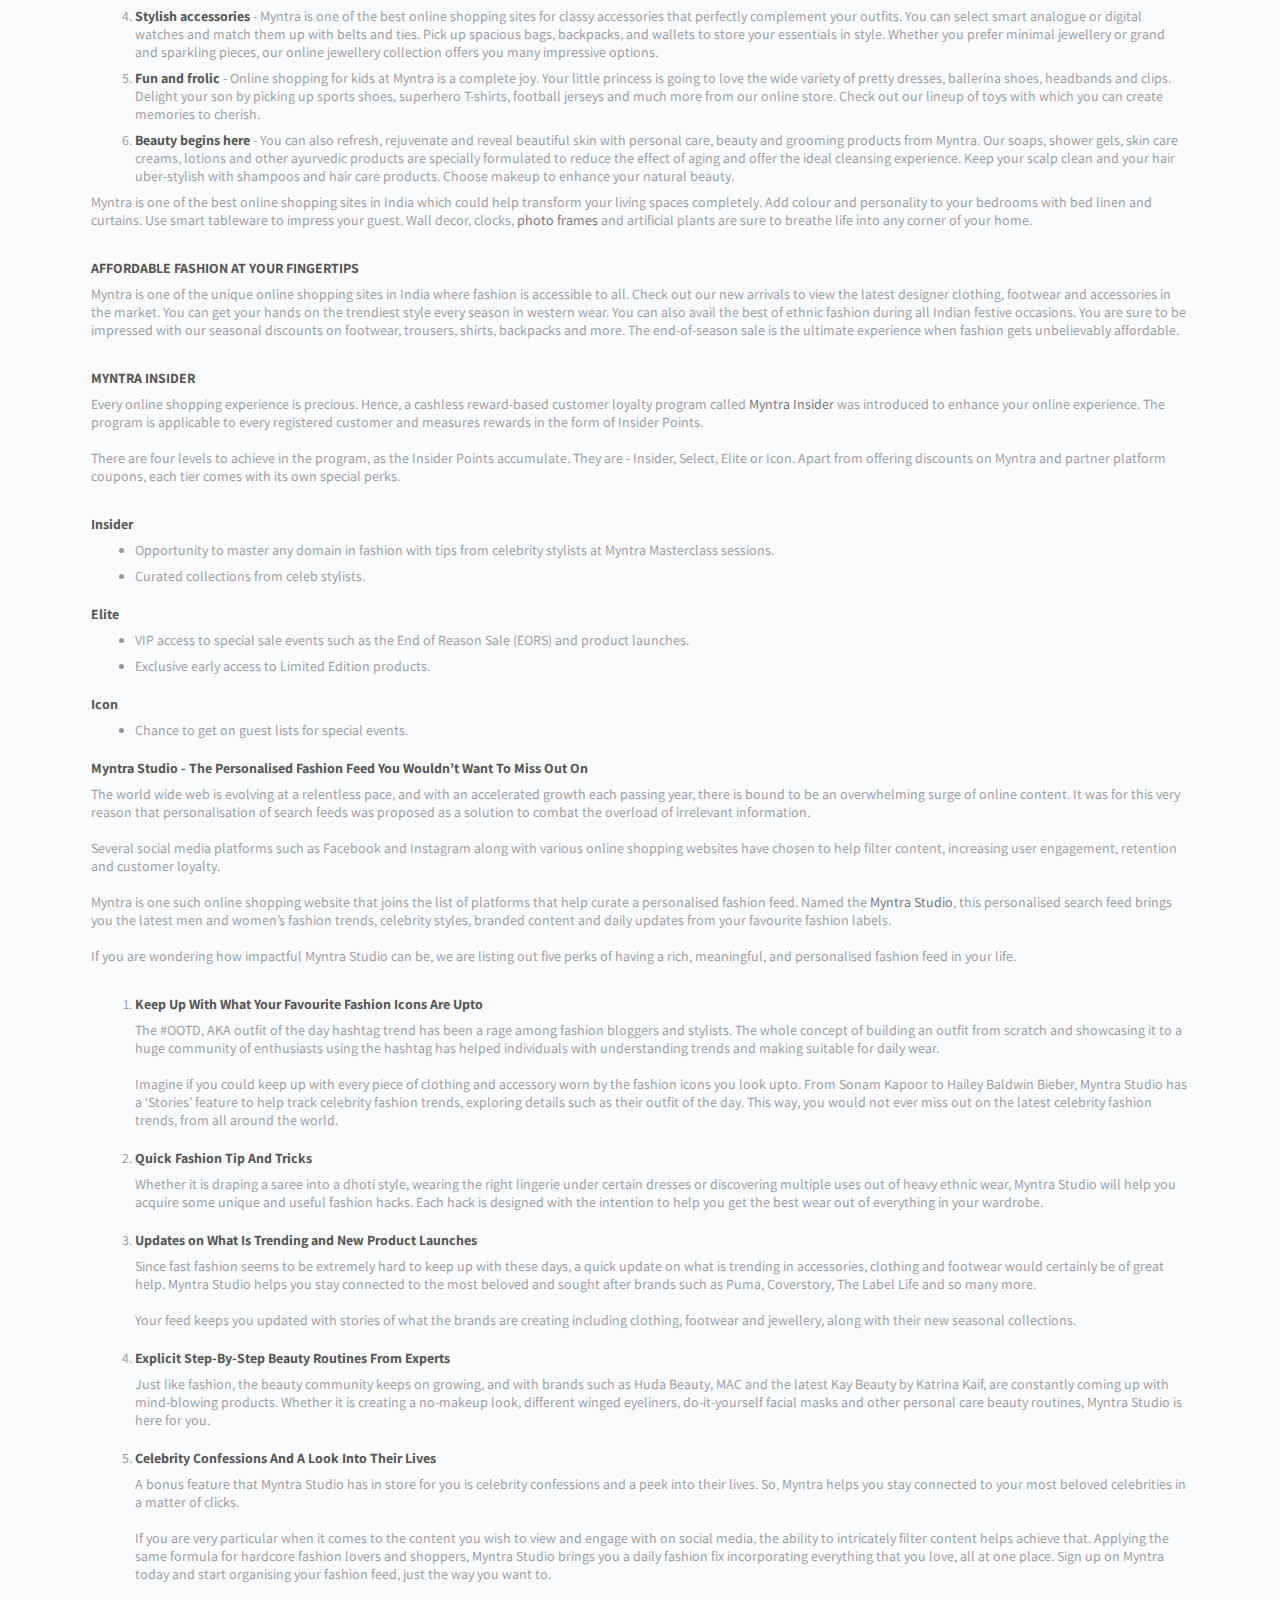
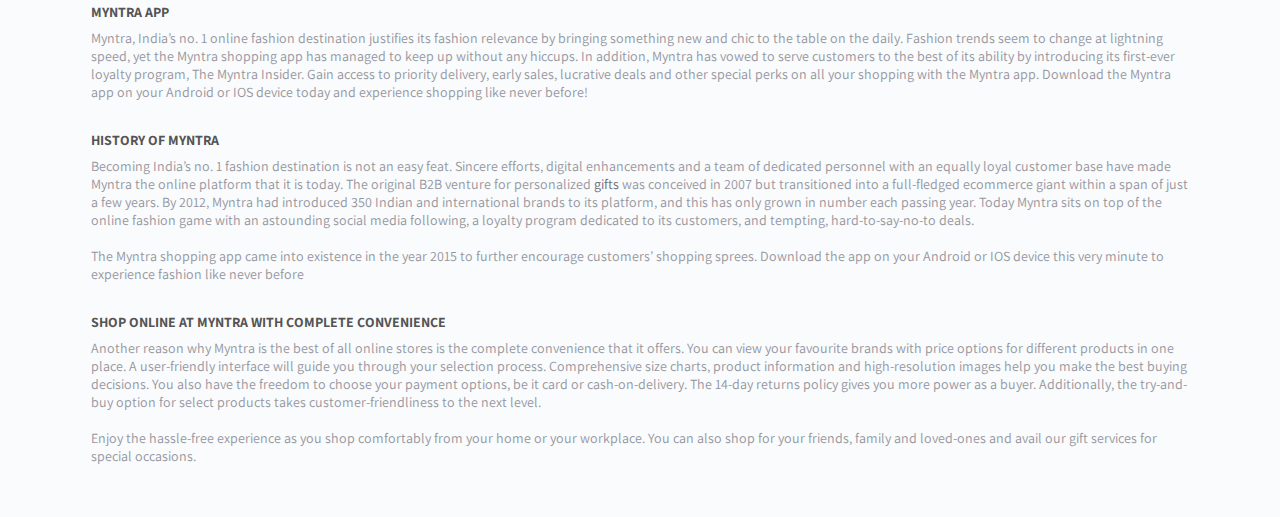
<file: pages/wishlist.html>
<!DOCTYPE html>
<html lang="en">
<head>
    <meta charset="UTF-8">
    <meta name="viewport" content="width=device-width, initial-scale=1.0">
    <link rel="stylesheet" href="../style.css">
    <link rel="preconnect" href="https://fonts.googleapis.com">
    <link rel="preconnect" href="https://fonts.gstatic.com" crossorigin>
    <link href="https://fonts.googleapis.com/css2?family=Assistant:wght@200..800&display=swap" rel="stylesheet">
    <link rel="icon" type="image/png" href="[data-uri]" sizes="64x64">
    <link rel="stylesheet" href="https://fonts.googleapis.com/css2?family=Material+Symbols+Outlined:opsz,wght,FILL,GRAD@20..48,100..700,0..1,-50..200" />
    <title>Online Shopping for Women, Men, Kids Fashion &amp; Lifestyle - Myntra</title>
</head>
<body>
    <header>
        <div class="logo_container">
            <a href="../index.html"><img class="mynthra_home" src="../images/Myntra_logo.png" alt="mynthra homepage" /></a>
        </div>
        <nav class="nav_bar">
            <a class="men" href="men.html">Men</a>
            <a class="women" href="women.html">Women</a>
            <a class="kids" href="kids.html">Kids</a>
            <a class="home" href="home&living.html">Home & Living</a>
            <a class="beauty" href="beauty.html">Beauty</a>
            <a class="studio" href="studio.html">Studio <sup>New</sup></a>
        </nav>
        <div class="search_bar">
            <span class="material-symbols-outlined search_icon">search</span>
            <input type="text" class="search_input" placeholder="Search for products, brands and more">
        </div>
        <div class="action_bar">
            <div class="action_container">
                <a class="icon-flex" href="profile.html">
                    <span class="material-symbols-outlined">person</span>
                    <span>Profile</span>
                </a>
            </div>
            <div class="action_container">
                <a class="icon-flex" href="wishlist.html">
                    <span class="material-symbols-outlined">favorite</span>
                    <span>Wishlist</span>
                </a>
            </div>
            <div class="action_container bag">
                <a class="icon-flex" href="bag.html">
                    <span class="material-symbols-outlined">shopping_bag</span>
                    <span>Bag</span>
                    <span class="bagitemscount"></span>
                </a>
            </div>
        </div>
    </header>
    <section class="hoverboxcontainer">
        <div class="menhoverbox">
                <div class="flex-row">
                    <div>
                        <h3><a href="products.html">Topwear</a></h3>
                        <a class="item" href="products.html">T-Shirts</a>
                        <a class="item" href="products.html">Casual Shirts</a>
                        <a class="item" href="products.html">Formal Shirts</a>
                        <a class="item" href="products.html">Sweatshirts</a>
                        <a class="item" href="products.html">Sweaters</a>
                        <a class="item" href="products.html">Jackets</a>
                        <a class="item" href="products.html">Blazers & Coats</a>
                        <a class="item" href="products.html">Suits</a>
                        <a class="item" href="products.html">Rain Jackets</a>
                    </div>
                    <hr class="rowhr">
                    <div>
                        <h3><a href="products.html">Indian & Festive Wear</a></h3>
                        <a class="item" href="products.html">Kurtas & Kurta Sets</a>
                        <a class="item" href="products.html">Sherwanis</a>
                        <a class="item" href="products.html">Nehru Jackets</a>
                        <a class="item" href="products.html">Dhotis</a>
                    </div>
                </div>
                <div class="flex-row">
                    <div>
                        <h3><a href="products.html">Bottomwear</a></h3>
                        <a class="item" href="products.html">Jeans</a>
                        <a class="item" href="products.html">Casual Trousers</a>
                        <a class="item" href="products.html">Formal Trousers</a>
                        <a class="item" href="products.html">Shorts</a>
                        <a class="item" href="products.html">Track Pants & Joggers</a>
                    </div>
                    <hr class="rowhr">
                    <div>
                        <h3><a href="products.html">Innerwear & Sleepwear</a></h3>
                        <a class="item" href="products.html">Briefs & Trunks</a>
                        <a class="item" href="products.html">Boxers</a>
                        <a class="item" href="products.html">Vests</a>
                        <a class="item" href="products.html">Sleepwear & Loungewear</a>
                        <a class="item" href="products.html">Thermals</a>
                    </div>
                    <hr class="rowhr">
                    <div>
                        <h3><a href="products.html">Plus Size</a></h3>
                    </div>
                </div>
                <div class="flex-row">
                    <div>
                        <h3><a href="products.html">Footwear</a></h3>
                        <a class="item" href="products.html">Casual Shoes</a>
                        <a class="item" href="products.html">Sports Shoes</a>
                        <a class="item" href="products.html">Formal Shoes</a>
                        <a class="item" href="products.html">Sneakers</a>
                        <a class="item" href="products.html">Sandals & Floaters</a>
                        <a class="item" href="products.html">Flip Flops</a>
                        <a class="item" href="products.html">Socks</a>
                    </div>
                    <hr class="rowhr">
                    <div>
                        <h3 class="singleh3"><a href="products.html">Personal Care & Grooming</a></h3>
                        <h3 class="singleh3"><a href="products.html">Sunglasses & Frames</a></h3>
                        <h3 class="singleh3"><a href="products.html">Watches</a></h3>
                    </div>
                </div>
                <div class="flex-row">
                    <div>
                        <h3><a href="products.html">Sports & Active Wear</a></h3>
                        <a class="item" href="products.html">Sports Shoes</a>
                        <a class="item" href="products.html">Sports Sandals</a>
                        <a class="item" href="products.html">Active T-Shirts</a>
                        <a class="item" href="products.html">Track Pants & Shorts</a>
                        <a class="item" href="products.html">Tracksuits</a>
                        <a class="item" href="products.html">Jackets & Sweatshirts</a>
                        <a class="item" href="products.html">Sports Accessories</a>
                        <a class="item" href="products.html">Swimwear</a>
                    </div>
                    <hr class="rowhr">
                    <div>
                        <h3><a href="products.html">Gadgets</a></h3>
                        <a class="item" href="products.html">Smart Wearables</a>
                        <a class="item" href="products.html">Fitness Gadgets</a>
                        <a class="item" href="products.html">Headphones</a>
                        <a class="item" href="products.html">Speakers</a>
                    </div>
                </div>
                <div class="flex-row">
                    <div>
                        <h3><a href="products.html">Fashion Accessories</a></h3>
                        <a class="item" href="products.html">Wallets</a>
                        <a class="item" href="products.html">Belts</a>
                        <a class="item" href="products.html">Perfumes & Body Mists</a>
                        <a class="item" href="products.html">Trimmers</a>
                        <a class="item" href="products.html">Deodorants</a>
                        <a class="item" href="products.html">Ties, Cufflinks & Pocket Squares</a>
                        <a class="item" href="products.html">Accessory Gift Sets</a>
                        <a class="item" href="products.html">Caps & Hats</a>
                        <a class="item" href="products.html">Mufflers, Scarves & Gloves</a>
                        <a class="item" href="products.html">Phone Cases</a>
                        <a class="item" href="products.html">Rings & Wristwear</a>
                        <a class="item" href="products.html">Helmets</a>
                    </div>
                    <hr class="rowhr">
                    <div>
                        <h3 class="singleh3"><a href="products.html">Bags & Backpacks</a></h3>
                        <h3 class="singleh3"><a href="products.html">Luggages & Trolleys</a></h3>
                    </div>
                </div>
        </div>
        <div class="womenhoverbox">
            <div class="women flex-row">
                <div>
                    <h3><a href="products.html">Indian & Fusion Wear</a></h3>
                    <a class="item" href="products.html">Kurtas & Suits</a>
                    <a class="item" href="products.html">Kurtis, Tunics & Tops</a>
                    <a class="item" href="products.html">Sarees</a>
                    <a class="item" href="products.html">Ethnic Wear</a>
                    <a class="item" href="products.html">Leggings, Salwars & Churidars</a>
                    <a class="item" href="products.html">Skirts & Palazzos</a>
                    <a class="item" href="products.html">Dress Materials</a>
                    <a class="item" href="products.html">Lehenga Cholis</a>
                    <a class="item" href="products.html">Dupattas & Shawls</a>
                    <a class="item" href="products.html">Jackets</a>
                    <hr class="rowhr">
                    <h3 class="singleh3"><a href="products.html">Belts, Scarves & More</a></h3>
                    <h3 class="singleh3"><a href="products.html">Watches & Wearables</a></h3>
                </div>
            </div>
            <div class="women flex-row">
                    <div>
                    <h3><a href="products.html">Western Wear</a></h3>
                    <a class="item" href="products.html">Dresses</a>
                    <a class="item" href="products.html">Tops</a>
                    <a class="item" href="products.html">Tshirts</a>
                    <a class="item" href="products.html">Jeans</a>
                    <a class="item" href="products.html">Trousers & Capris</a>
                    <a class="item" href="products.html">Shorts & Skirts</a>
                    <a class="item" href="products.html">Co-ords</a>
                    <a class="item" href="products.html">Playsuits</a>
                    <a class="item" href="products.html">Jumpsuits</a>
                    <a class="item" href="products.html">Shrugs</a>
                    <a class="item" href="products.html">Sweaters & Sweatshirts</a>
                    <a class="item" href="products.html">Jackets & Coats</a>
                    <a class="item" href="products.html">Blazers & Waistcoats</a>
                </div>
                <hr class="rowhr">
                    <h3><a href="products.html">Plus Size</a></h3>
            </div>
            <div class="women flex-row">
                    <h3 class="singleh3"><a href="products.html">Maternity</a></h3>
                    <h3 class="singleh3"><a href="products.html">Sunglasses & Frames</a></h3>
                <div>
                    <h3><a href="products.html">Footwear</a></h3>
                    <a class="item" href="products.html">Flats</a>
                    <a class="item" href="products.html">Casual Shoes</a>
                    <a class="item" href="products.html">Heels</a>
                    <a class="item" href="products.html">Boots</a>
                    <a class="item" href="products.html">Sports Shoes & Floaters</a>
                </div>
                <hr class="rowhr">
                <div>
                    <h3><a href="products.html">Sports & Active Wear</a></h3>
                    <a class="item" href="products.html">Clothing</a>
                    <a class="item" href="products.html">Footwear</a>
                    <a class="item" href="products.html">Sports Accessories</a>
                    <a class="item" href="products.html">Sports Equipment</a>
                </div>
            </div>
            <div class="women flex-row">
                <div>
                    <h3><a href="products.html">Lingerie & Sleepwear</a></h3>
                    <a class="item" href="products.html">Bra</a>
                    <a class="item" href="products.html">Briefs</a>
                    <a class="item" href="products.html">Shapewear</a>
                    <a class="item" href="products.html">Sleepwear & Loungewear</a>
                    <a class="item" href="products.html">Swimwear</a>
                    <a class="item" href="products.html">Camisoles & Thermals</a>
                </div>
                <hr class="rowhr">
                <div>
                    <h3><a href="products.html">Beauty & Personal Care</a></h3>
                    <a class="item" href="products.html">Makeup</a>
                    <a class="item" href="products.html">Skincare</a>
                    <a class="item" href="products.html">Premium Beauty</a>
                    <a class="item" href="products.html">Lipsticks</a>
                    <a class="item" href="products.html">Fragrances</a>
                </div>
            </div>
            <div class="women flex-row">
                <div>
                    <h3><a href="products.html">Gadgets</a></h3>
                    <a class="item" href="products.html">Smart Wearables</a>
                    <a class="item" href="products.html">Fitness Gadgets</a>
                    <a class="item" href="products.html">Headphones</a>
                    <a class="item" href="products.html">Speakers</a>
                </div>
                <hr class="rowhr">
                <div>
                    <h3><a href="products.html">Jewellery</a></h3>
                    <a class="item" href="products.html">Fashion Jewellery</a>
                    <a class="item" href="products.html">Fine Jewellery</a>
                    <a class="item" href="products.html">Earrings</a>
                </div>
                <hr class="rowhr">
                    <h3 class="singleh3"><a href="products.html">Bags & Backpacks</a></h3>
                    <h3 class="singleh3"><a href="products.html">Handbags, Bags & Wallets</a></h3>
                    <h3 class="singleh3"><a href="products.html">Luggages & Trolleys</a></h3>
            </div>
        </div>
        <div class="kidshoverbox">
            <div class="kids flex-row">
                <h3><a href="products.html">Boys Clothing</a></h3>
                <a class="item" href="products.html">T-Shirts</a>
                <a class="item" href="products.html">Shirts</a>
                <a class="item" href="products.html">Shorts</a>
                <a class="item" href="products.html">Jeans</a>
                <a class="item" href="products.html">Trousers</a>
                <a class="item" href="products.html">Clothing Sets</a>
                <a class="item" href="products.html">Ethnic Wear</a>
                <a class="item" href="products.html">Track Pants & Pyjamas</a>
                <a class="item" href="products.html">Jacket, Sweater & Sweatshirts</a>
                <a class="item" href="products.html">Party Wear</a>
                <a class="item" href="products.html">Innerwear & Thermals</a>
                <a class="item" href="products.html">Nightwear & Loungewear</a>
                <a class="item" href="products.html">Value Packs</a>
        </div>
        <div class="kids flex-row">
                <h3><a href="products.html">Girls Clothing</a></h3>
                <a class="item" href="products.html">Dresses</a>
                <a class="item" href="products.html">Tops</a>
                <a class="item" href="products.html">Tshirts</a>
                <a class="item" href="products.html">Clothing Sets</a>
                <a class="item" href="products.html">Lehenga Choli</a>
                <a class="item" href="products.html">Kurta Sets</a>
                <a class="item" href="products.html">Party Wear</a>
                <a class="item" href="products.html">Dungarees & Jumpsuits</a>
                <a class="item" href="products.html">Skirts & Shorts</a>
                <a class="item" href="products.html">Tights & Leggings</a>
                <a class="item" href="products.html">Jeans, Trousers & Capris</a>
                <a class="item" href="products.html">Jacket, Sweater & Sweatshirts</a>
                <a class="item" href="products.html">Innerwear & Thermals</a>
                <a class="item" href="products.html">Nightwear & Loungewear</a>
                <a class="item" href="products.html">Value Packs</a>
        </div>
        <div class="kids flex-row">
            <div>
                <h3><a href="products.html">Footwear</a></h3>
                <a class="item" href="products.html">Casual Shoes</a>
                <a class="item" href="products.html">Flipflops</a>
                <a class="item" href="products.html">Sports Shoes</a>
                <a class="item" href="products.html">Flats</a>
                <a class="item" href="products.html">Sandals</a>
                <a class="item" href="products.html">Heels</a>
                <a class="item" href="products.html">School Shoes</a>
                <a class="item" href="products.html">Socks</a>
            </div>
            <hr class="rowhr">
            <div>
                <h3><a href="products.html">Toys & Games</a></h3>
                <a class="item" href="products.html">Learning & Development</a>
                <a class="item" href="products.html">Activity Toys</a>
                <a class="item" href="products.html">Soft Toys</a>
                <a class="item" href="products.html">Action Figure / Play Set</a>
            </div>
        </div>
        <div class="kids flex-row">
            <div>
                <h3><a href="products.html">Infants</a></h3>
                <a class="item" href="products.html">Bodysuits</a>
                <a class="item" href="products.html">Rompers & Sleepsuits</a>
                <a class="item" href="products.html">Clothing Sets</a>
                <a class="item" href="products.html">Tshirts & Tops</a>
                <a class="item" href="products.html">Dresses</a>
                <a class="item" href="products.html">Bottom Wear</a>
                <a class="item" href="products.html">Winter Wear</a>
                <a class="item" href="products.html">Innerwear & Sleepwear</a>
                <a class="item" href="products.html">Infant Care</a>
            </div>
            <hr class="rowhr">
                <h3 class="singleh3"><a href="products.html">Home & Bath</a></h3>
                <h3 class="singleh3"><a href="products.html">Personal Care</a></h3>
        </div>
        <div class="kids flex-row">
            <div>
                <h3><a href="products.html">Kids Accessories</a></h3>
                <a class="item" href="products.html">Bags & Backpacks</a>
                <a class="item" href="products.html">Watches</a>
                <a class="item" href="products.html">Jewellery & Hair Accessory</a>
                <a class="item" href="products.html">Sunglasses</a>
                <a class="item" href="products.html">Masks & Protective Gears</a>
                <a class="item" href="products.html">Caps & Hats</a>
            </div>
            <hr class="rowhr">
            <div>
                <h3><a href="products.html">Brands</a></h3>
                <a class="item" href="products.html">H&M</a>
                <a class="item" href="products.html">Max Kids</a>
                <a class="item" href="products.html">Pantaloons</a>
                <a class="item" href="products.html">United Colors Of Benetton Kids</a>
                <a class="item" href="products.html">YK</a>
                <a class="item" href="products.html">U.S. Polo Assn. Kids</a>
                <a class="item" href="products.html">Mothercare</a>
                <a class="item" href="products.html">HRX</a>
            </div>
        </div>
        </div>
        <div class="homehoverbox">
            <div class="home flex-row">
                <div>
                    <h3><a href="products.html">Bed Linen & Furnishing</a></h3>
                    <a class="item" href="products.html">Bed Runners</a>
                    <a class="item" href="products.html">Mattress Protectors</a>
                    <a class="item" href="products.html">Bedsheets</a>
                    <a class="item" href="products.html">Bedding Sets</a>
                    <a class="item" href="products.html">Blankets, Quilts & Dohars</a>
                    <a class="item" href="products.html">Pillows & Pillow Covers</a>
                    <a class="item" href="products.html">Bed Covers</a>
                    <a class="item" href="products.html">Diwan Sets</a>
                    <a class="item" href="products.html">Chair Pads & Covers</a>
                    <a class="item" href="products.html">Sofa Covers</a>
                </div>
                <hr class="rowhr">
                <div>
                    <h3><a href="products.html">Flooring</a></h3>
                    <a class="item" href="products.html">Floor Runners</a>
                    <a class="item" href="products.html">Carpets</a>
                    <a class="item" href="products.html">Floor Mats & Dhurries</a>
                    <a class="item" href="products.html">Door Mats</a>
                </div>
            </div>
            <div class="home flex-row">
                <div>
                    <h3><a href="products.html">Bath</a></h3>
                    <a class="item" href="products.html">Bath Towels</a>
                    <a class="item" href="products.html">Hand & Face Towels</a>
                    <a class="item" href="products.html">Beach Towels</a>
                    <a class="item" href="products.html">Towels Set</a>
                    <a class="item" href="products.html">Bath Rugs</a>
                    <a class="item" href="products.html">Bath Robes</a>
                    <a class="item" href="products.html">Bathroom Accessories</a>
                    <a class="item" href="products.html">Shower Curtains</a>
                </div>
                <hr class="rowhr">
                <div>
                    <h3><a href="products.html">Lamps & Lighting</a></h3>
                    <a class="item" href="products.html">Floor Lamps</a>
                    <a class="item" href="products.html">Ceiling Lamps</a>
                    <a class="item" href="products.html">Table Lamps</a>
                    <a class="item" href="products.html">Wall Lamps</a>
                    <a class="item" href="products.html">Outdoor Lamps</a>
                    <a class="item" href="products.html">String Lights</a>
                </div>
            </div>
            <div class="home flex-row">
                <div>
                    <h3><a href="products.html">Home Décor</a></h3>
                    <a class="item" href="products.html">Plants & Planters</a>
                    <a class="item" href="products.html">Aromas & Candles</a>
                    <a class="item" href="products.html">Clocks</a>
                    <a class="item" href="products.html">Mirrors</a>
                    <a class="item" href="products.html">Wall Décor</a>
                    <a class="item" href="products.html">Festive Decor</a>
                    <a class="item" href="products.html">Pooja Essentials</a>
                    <a class="item" href="products.html">Wall Shelves</a>
                    <a class="item" href="products.html">Fountains</a>
                    <a class="item" href="products.html">Showpieces & Vases</a>
                    <a class="item" href="products.html">Ottoman</a>
                </div>
                <hr class="rowhr">
                    <h3 class="singleh3"><a class="item" href="products.html">Cushions & Cushion Covers</a></h3>
                    <h3 class="singleh3"><a class="item" href="products.html">Curtains</a></h3>
            </div>
            <div class="home flex-row">
                    <h3 class="singleh3"><a class="item" href="products.html">Home Gift Sets</a></h3>
                <div>
                    <h3><a href="products.html">Kitchen & Table</a></h3>
                    <a class="item" href="products.html">Table Runners</a>
                    <a class="item" href="products.html">Dinnerware & Serveware</a>
                    <a class="item" href="products.html">Cups and Mugs</a>
                    <a class="item" href="products.html">Bakeware & Cookware</a>
                    <a class="item" href="products.html">Kitchen Storage & Tools</a>
                    <a class="item" href="products.html">Bar & Drinkware</a>
                    <a class="item" href="products.html">Table Covers & Furnishings</a>
                </div>
                <hr class="rowhr">
                <div>
                    <h3><a href="products.html">Storage</a></h3>
                    <a class="item" href="products.html">Bins</a>
                    <a class="item" href="products.html">Hangers</a>
                    <a class="item" href="products.html">Organisers</a>
                    <a class="item" href="products.html">Hooks & Holders</a>
                    <a class="item" href="products.html">Laundry Bags</a>
                </div>
            </div>
            <div class="home flex-row">
                <div>
                    <h3><a href="products.html">Brands</a></h3>
                    <a class="item" href="products.html">H&M</a>
                    <a class="item" href="products.html">Marks & Spencer</a>
                    <a class="item" href="products.html">Home Centre</a>
                    <a class="item" href="products.html">Spaces</a>
                    <a class="item" href="products.html">D'Decor</a>
                    <a class="item" href="products.html">Story@Home</a>
                    <a class="item" href="products.html">Pure Home & Living</a>
                    <a class="item" href="products.html">Swayam</a>
                    <a class="item" href="products.html">Raymond Home</a>
                    <a class="item" href="products.html">Maspar</a>
                    <a class="item" href="products.html">My Trident</a>
                    <a class="item" href="products.html">Cortina</a>
                    <a class="item" href="products.html">Random</a>
                    <a class="item" href="products.html">Ellementry</a>
                    <a class="item" href="products.html">ROMEE</a>
                    <a class="item" href="products.html">SEJ by Nisha Gupta</a>
                </div>
            </div>
        </div>
        <div class="beautyhoverbox">
            <div class="beauty flex-row">
                <div>
                    <h3><a href="products.html">Makeup</a></h3>
                    <a class="item" href="products.html">Lipstick</a>
                    <a class="item" href="products.html">Lip Gloss</a>
                    <a class="item" href="products.html">Lip Liner</a>
                    <a class="item" href="products.html">Mascara</a>
                    <a class="item" href="products.html">Eyeliner</a>
                    <a class="item" href="products.html">Kajal</a>
                    <a class="item" href="products.html">Eyeshadow</a>
                    <a class="item" href="products.html">Foundation</a>
                    <a class="item" href="products.html">Primer</a>
                    <a class="item" href="products.html">Concealer</a>
                    <a class="item" href="products.html">Compact</a>
                    <a class="item" href="products.html">Nail Polish</a>
                </div>
            </div>
            <div class="beauty flex-row">
                <div>
                    <h3><a href="products.html">Skincare, Bath & Body</a></h3>
                    <a class="item" href="products.html">Face Moisturiser</a>
                    <a class="item" href="products.html">Cleanser</a>
                    <a class="item" href="products.html">Masks & Peel</a>
                    <a class="item" href="products.html">Sunscreen</a>
                    <a class="item" href="products.html">Serum</a>
                    <a class="item" href="products.html">Face Wash</a>
                    <a class="item" href="products.html">Eye Cream</a>
                    <a class="item" href="products.html">Lip Balm</a>
                    <a class="item" href="products.html">Body Lotion</a>
                    <a class="item" href="products.html">Body Wash</a>
                    <a class="item" href="products.html">Body Scrub</a>
                    <a class="item" href="products.html">Hand Cream</a>
                </div>
                <hr class="rowhr">
                <div>
                    <h3 class="singleh3"><a href="products.html">Baby Care</a></h3>
                    <h3 class="singleh3"><a href="products.html">Masks</a></h3>
                </div>
            </div>
            <div class="beauty flex-row">
                <div>
                    <h3><a href="products.html">Haircare</a></h3>
                    <a class="item" href="products.html">Shampoo</a>
                    <a class="item" href="products.html">Conditioner</a>
                    <a class="item" href="products.html">Hair Cream</a>
                    <a class="item" href="products.html">Hair Oil</a>
                    <a class="item" href="products.html">Hair Gel</a>
                    <a class="item" href="products.html">Hair Color</a>
                    <a class="item" href="products.html">Hair Serum</a>
                    <a class="item" href="products.html">Hair Accessory</a>
                </div>
                <hr class="rowhr">
                <div>
                    <h3><a href="products.html">Fragrances</a></h3>
                    <a class="item" href="products.html">Perfume</a>
                    <a class="item" href="products.html">Deodorant</a>
                    <a class="item" href="products.html">Body Mist</a>
                </div>
            </div>
            <div class="beauty flex-row">
                <div>
                    <h3><a href="products.html">Appliances</a></h3>
                    <a class="item" href="products.html">Hair Straightener</a>
                    <a class="item" href="products.html">Hair Dryer</a>
                    <a class="item" href="products.html">Epilator</a>
                </div>
                <hr class="rowhr">
                <div>
                    <h3><a href="products.html">Men's Grooming</a></h3>
                    <a class="item" href="products.html">Trimmers</a>
                    <a class="item" href="products.html">Beard Oil</a>
                    <a class="item" href="products.html">Hair Wax</a>
                </div>
                <hr class="rowhr">
                <div>
                    <h3><a href="products.html">Beauty Gift & Makeup Set</a></h3>
                    <a class="item" href="products.html">Beauty Gift</a>
                    <a class="item" href="products.html">Makeup Kit</a>
                </div>
                <hr class="rowhr">
                    <h3 class="singleh3"><a href="products.html">Premium Beauty</a></h3>
                    <h3 class="singleh3"><a href="products.html">Wellness & Hygiene</a></h3>
            </div>
                <div class="beauty flex-row">
                    <h3><a href="products.html">Top Brands</a></h3>
                    <a class="item" href="products.html">Lakme</a>
                    <a class="item" href="products.html">Maybelline</a>
                    <a class="item" href="products.html">LOreal</a>
                    <a class="item" href="products.html">Philips</a>
                    <a class="item" href="products.html">Bath & Body Works</a>
                    <a class="item" href="products.html">THE BODY SHOP</a>
                    <a class="item" href="products.html">Biotique</a>
                    <a class="item" href="products.html">Mamaearth</a>
                    <a class="item" href="products.html">MCaffeine</a>
                    <a class="item" href="products.html">Nivea</a>
                    <a class="item" href="products.html">Lotus Herbals</a>
                    <a class="item" href="products.html">LOreal Professionnel</a>
                    <a class="item" href="products.html">KAMA AYURVEDA</a>
                    <a class="item" href="products.html">M.A.C</a>
                    <a class="item" href="products.html">Forest Essentials</a>
            </div>
        </div>
        <div class="studiohoverbox">
            <div class="mynthra_studio">
                <img class="mynthra_studio_img" src="../images/Myntra_logo.png"> 
                <h4>Studio</h4>
            </div>
                <p>Your daily inspiration for everything fashion</p>
                <div class="studioimgs">
                <img src="../images/bargains/1.shirts.jfif">
                <img src="../images/bargains/2. jeans.jfif">
                <img src="../images/bargains/3.Tshirts.jfif">
                <img src="../images/bargains/9.kurta sets.webp" alt="explore studio" />
            </div>
            <a href="studio.html" class="studiolink">EXPLORE STUDIO  <span class="studiolink link"> > </span> </a>
        </div>
    </section>
    <main>
        <div class="wishlistcontainer"></div>
    </main>
    <Footer>
        <section class="links-container">
                <div class="mainlinks-container">
                    <div class="online-shopping">
                        <a class="heading" href="products.html">ONLINE SHOPPING</a>
                        <a class="links" href="products.html">men</a>
                        <a class="links" href="products.html">women</a>
                        <a class="links" href="products.html">kids</a>
                        <a class="links" href="products.html">home & living</a>
                        <a class="links" href="products.html">beauty</a>
                        <a class="links" href="products.html">gift cards</a>
                        <a class="links" href="products.html">mynthra insider</a>
                    </div>
                    <div class="useful-links">
                        <a class="heading" href="products.html">USEFUL LINKS</a>
                        <a class="links" href="products.html">blog</a>
                        <a class="links" href="products.html">careers</a>
                        <a class="links" href="products.html">site map</a>
                        <a class="links" href="products.html">corporate information</a>
                        <a class="links" href="products.html">whitehat</a>
                        <a class="links" href="products.html">cleartrip</a>
                    </div>
                </div>
                <div class="customer-policies">
                    <a class="heading" href="products.html">CUSTOMER POLICIES</a>
                        <a class="links" href="products.html">contact us</a>
                        <a class="links" href="products.html">FAQ</a>
                        <a class="links" href="products.html">T&C</a>
                        <a class="links" href="products.html">terms of use</a>
                        <a class="links" href="products.html">track orders</a>
                        <a class="links" href="products.html">shipping</a>
                        <a class="links" href="products.html">cancellation</a>
                        <a class="links" href="products.html">returns</a>
                        <a class="links" href="products.html">privacy policy</a>
                        <a class="links" href="products.html">grievance officer</a>
                </div>
                <div class="applinks-container">
                    <div class="app-links">
                        <a class="heading" href="products.html">EXPERIENCE MYNTHRA APP ON MOBILE</a>
                        <div class="app-imgs">
                            <a href="products.html"><img src="../images/apps/google play.png" alt="google-playstore"></a>
                            <a href="products.html"><img src="../images/apps/apple store.png" alt="apple-playstore"></a>  
                        </div>
                    </div>
                    <div class="social-links">
                        <a class="heading" href="products.html">KEEP IN TOUCH</a>
                        <div class="socialapp-imgs">
                            <a href="products.html"><img src="../images/apps/facebook.png" alt="google-playstore"></a>
                            <a href="products.html"><img src="../images/apps/x.png" alt="apple-playstore"></a>
                            <a href="products.html"><img src="../images/apps/youtube.png" alt="google-playstore"></a>
                            <a href="products.html"><img src="../images/apps/insta.png" alt="apple-playstore"></a>
                        </div>
                    </div>
                </div>
                <div class="return-info">
                    <div class="tag"><img src="../images/original.png" alt="original"><div><b>100% ORIGINAL</b> guarantee for all products at myntra.com</div></div>
                    <div class="tag"><img src="../images/Return-Window-image.png" alt="return"><div><b>Return within 14days</b> of receiving your order</div></div>
                </div>
            <div></div>
        </section>
        <section class="popularlinks-container">
            <div class="line-after-text">
                <span class="popular-searches">Popular Searches</span>
            </div>
            <div class="search-links side-lines">
                <a href="products.html">Makeup</a>
                <a href="products.html">Dresses For Girls</a>
                <a href="products.html">T-Shirts</a>
                <a href="products.html">Sandals</a>
                <a href="products.html">Headphones</a>
                <a href="products.html">Babydolls</a>
                <a href="products.html">Blazers For Men</a>
                <a href="products.html">Handbags</a>
                <a href="products.html">Ladies Watches</a>
                <a href="products.html">Bags</a>
                <a href="products.html">Sport Shoes</a>
                <a href="products.html">Reebok Shoes</a>
                <a href="products.html">Puma Shoes</a>
                <a href="products.html">Boxers</a>
                <a href="products.html">Wallets</a>
                <a href="products.html">Tops</a>
                <a href="products.html">Earrings</a>
                <a href="products.html">Fastrack Watches</a>
                <a href="products.html">Kurtis</a>
                <a href="products.html">Nike</a>
                <a href="products.html">Smart Watches</a>
                <a href="products.html">Titan Watches</a>
                <a href="products.html">Designer Blouse</a>
                <a href="products.html">Gowns</a>
                <a href="products.html">Rings</a>
                <a href="products.html">Cricket Shoes</a>
                <a href="products.html">Forever 21</a>
                <a href="products.html">Eye Makeup</a>
                <a href="products.html">Photo Frames</a>
                <a href="products.html">Punjabi Suits</a>
                <a href="products.html">Bikini</a>
                <a href="products.html">Myntra Fashion Show</a>
                <a href="products.html">Lipstick</a>
                <a href="products.html">Saree</a>
                <a href="products.html">Watches</a>
                <a href="products.html">Dresses</a>
                <a href="products.html">Lehenga</a>
                <a href="products.html">Nike Shoes</a>
                <a href="products.html">Goggles</a>
                <a href="products.html">Bras</a>
                <a href="products.html">Suit</a>
                <a href="products.html">Chinos</a>
                <a href="products.html">Shoes</a>
                <a href="products.html">Adidas Shoes</a>
                <a href="products.html">Woodland Shoes</a>
                <a href="products.html">Jewellery</a>
                <a href="products.html">Designer Sarees</a>
              </div>
              <div class="contact">
                <div>In case of any concern, <a style="text-decoration: none;" href="products.html"><b style="color:#526cd0;font-weight:bolder;">Contact Us</b></a></div>
                <div>&#169; 2024 www.mynthra.com. All rights reserved.</div>
                <div>A Flipkart company</div>
              </div>
              <hr>
        </section>
        <section class="address-info">
            <div class="info-container">
                <div>
                    <a class="heading capitalize" href="#">registered office address</a>
                    <p class="address links">Buildings Alyssa,<br>
                        Begonia and Clover situated in Embassy Tech Village,<br>
                        Outer Ring Road,<br>
                        Devarabeesanahalli Village,<br>
                        Varthur Hobli,<br>
                        Bengaluru – 560103, India
                    </p>
                </div>
                <div class="tel links">
                    CIN: U72300KA2007PTC041799 <br>
                    Telephone: <a style="text-decoration: none;" href="tel:+91-80-61561999"><b style="color:#526cd0;font-weight:bolder;">+91-80-61561999</b></a>
                </div>
            </div>
            <hr>
        </section>
        <section class="desc">
            <h4>ONLINE SHOPPING MADE EASY AT MYNTRA</h4>
            <p class="description">If you would like to experience the best of online shopping for men, women and kids in India, you are at the right place. Myntra is the ultimate destination for fashion and lifestyle, being host to a wide array of merchandise including <a style="text-decoration: none; color: #696b79;"href="#">clothing</a>, footwear, accessories, jewellery, personal care products and more. It is time to redefine your style statement with our treasure-trove of trendy items. Our online store brings you the latest in designer products straight out of fashion houses. You can shop online at Myntra from the comfort of your home and get your favourites delivered right to your doorstep.</p>
            <h4>BEST ONLINE SHOPPING SITE IN INDIA FOR FASHION</h4>
            <p class="description">Be it clothing, footwear or accessories, Myntra offers you the ideal combination of fashion and functionality for men, women and kids. You will realise that the sky is the limit when it comes to the types of outfits that you can purchase for different occasions.</p>
            <ol class="fashion-categories">
                <li class="description"><b style="color: #545454;">Smart men’s clothing</b> - At Myntra you will find myriad options in smart formal shirts and trousers, cool T-shirts and jeans, or kurta and pyjama combinations for men. Wear your attitude with printed T-shirts. Create the back-to-campus vibe with varsity T-shirts and distressed jeans. Be it gingham, buffalo, or window-pane style, checked shirts are unbeatably smart. Team them up with chinos, cuffed jeans or cropped trousers for a smart casual look. Opt for a stylish layered look with biker jackets. Head out in cloudy weather with courage in water-resistant jackets. Browse through our innerwear section to find supportive garments which would keep you confident in any outfit.</li>
                <li class="description"><b style="color: #545454;">Trendy women’s clothing</b> - <a style="text-decoration: none; color: #696b79;"href="#">Online shopping for women</a> at Myntra is a mood-elevating experience. Look hip and stay comfortable with chinos and printed shorts this summer. Look hot on your date dressed in a little black dress, or opt for red dresses for a sassy vibe. Striped dresses and T-shirts represent the classic spirit of nautical fashion. Choose your favourites from among Bardot, off-shoulder, shirt-style, blouson, embroidered and peplum tops, to name a few. Team them up with skinny-fit jeans, skirts or palazzos. Kurtis and jeans make the perfect fusion-wear combination for the cool urbanite. Our grand <a style="text-decoration: none; color: #696b79;"href="#">sarees</a> and lehenga-choli selections are perfect to make an impression at big social events such as weddings. Our salwar-kameez sets, kurtas and Patiala suits make comfortable options for regular wear.</li>
                <li class="description"><b style="color: #545454;">Fashionable footwear</b> - While clothes maketh the man, the type of footwear you wear reflects your personality. We bring you an exhaustive lineup of options in casual shoes for men, such as sneakers and loafers. Make a power statement at work dressed in brogues and oxfords. Practice for your marathon with running shoes for men and women. Choose shoes for individual games such as tennis, football, basketball, and the like. Or step into the casual style and comfort offered by sandals, sliders, and flip-flops. Explore our lineup of fashionable footwear for ladies, including pumps, heeled boots, wedge-heels, and pencil-heels. Or enjoy the best of comfort and style with embellished and metallic flats.</li>
                <li class="description"><b style="color: #545454;">Stylish accessories</b> - Myntra is one of the best online shopping sites for classy accessories that perfectly complement your outfits. You can select smart analogue or digital watches and match them up with belts and ties. Pick up spacious bags, backpacks, and wallets to store your essentials in style. Whether you prefer minimal jewellery or grand and sparkling pieces, our online jewellery collection offers you many impressive options.</li>
                <li class="description"><b style="color: #545454;">Fun and frolic</b> - Online shopping for kids at Myntra is a complete joy. Your little princess is going to love the wide variety of pretty dresses, ballerina shoes, headbands and clips. Delight your son by picking up sports shoes, superhero T-shirts, football jerseys and much more from our online store. Check out our lineup of toys with which you can create memories to cherish.</li>
                <li class="description"><b style="color: #545454;">Beauty begins here</b> - You can also refresh, rejuvenate and reveal beautiful skin with personal care, beauty and grooming products from Myntra. Our soaps, shower gels, skin care creams, lotions and other ayurvedic products are specially formulated to reduce the effect of aging and offer the ideal cleansing experience. Keep your scalp clean and your hair uber-stylish with shampoos and hair care products. Choose makeup to enhance your natural beauty.</li>
            </ol>
            <p class="description">Myntra is one of the best online shopping sites in India which could help transform your living spaces completely. Add colour and personality to your bedrooms with bed linen and curtains. Use smart tableware to impress your guest. Wall decor, clocks, <a style="text-decoration: none; color: #696b79;"href="#">photo frames</a> and artificial plants are sure to breathe life into any corner of your home.</p>
            <h4>AFFORDABLE FASHION AT YOUR FINGERTIPS</h4>
            <p class="description">Myntra is one of the unique online shopping sites in India where fashion is accessible to all. Check out our new arrivals to view the latest designer clothing, footwear and accessories in the market. You can get your hands on the trendiest style every season in western wear. You can also avail the best of ethnic fashion during all Indian festive occasions. You are sure to be impressed with our seasonal discounts on footwear, trousers, shirts, backpacks and more. The end-of-season sale is the ultimate experience when fashion gets unbelievably affordable.</p>
            <h4>MYNTRA INSIDER</h4>
            <p class="description">Every online shopping experience is precious. Hence, a cashless reward-based customer loyalty program called <a style="text-decoration: none; color: #696b79;"href="#">Myntra Insider</a> was introduced to enhance your online experience. The program is applicable to every registered customer and measures rewards in the form of Insider Points. <br><br>
                There are four levels to achieve in the program, as the Insider Points accumulate. They are - Insider, Select, Elite or Icon. Apart from offering discounts on Myntra and partner platform coupons, each tier comes with its own special perks.</p>
            <dl>
                <dt><h4>Insider</h4></dt>
                <dd>
                    <ul>
                        <li>Opportunity to master any domain in fashion with tips from celebrity stylists at Myntra Masterclass sessions.</li>
                        <li>Curated collections from celeb stylists.</li>
                    </ul>
                </dd>
                <dt><h4>Elite</h4></dt>
                <dd>
                    <ul>
                        <li>VIP access to special sale events such as the End of Reason Sale (EORS) and product launches.</li>
                        <li>Exclusive early access to Limited Edition products.</li>
                    </ul>
                </dd>
                <dt><h4>Icon</h4></dt>
                <dd>
                    <ul>
                        <li>Chance to get on guest lists for special events.</li>
                    </ul>
                </dd>
            </dl>
            <h4>Myntra Studio - The Personalised Fashion Feed You Wouldn’t Want To Miss Out On</h4>
            <p class="description">The world wide web is evolving at a relentless pace, and with an accelerated growth each passing year, there is bound to be an overwhelming surge of online content. It was for this very reason that personalisation of search feeds was proposed as a solution to combat the overload of irrelevant information. <br><br>
                Several social media platforms such as Facebook and Instagram along with various online shopping websites have chosen to help filter content, increasing user engagement, retention and customer loyalty. <br><br>
                Myntra is one such online shopping website that joins the list of platforms that help curate a personalised fashion feed. Named the <a style="text-decoration: none; color: #696b79;"href="#">Myntra Studio</a>, this personalised search feed brings you the latest men and women’s fashion trends, celebrity styles, branded content and daily updates from your favourite fashion labels. <br><br>
                If you are wondering how impactful Myntra Studio can be, we are listing out five perks of having a rich, meaningful, and personalised fashion feed in your life.</p>
            <ol>
                <li class="description"><h4>Keep Up With What Your Favourite Fashion Icons Are Upto</h4>The #OOTD, AKA outfit of the day hashtag trend has been a rage among fashion bloggers and stylists. The whole concept of building an outfit from scratch and showcasing it to a huge community of enthusiasts using the hashtag has helped individuals with understanding trends and making suitable for daily wear. <br><br>
                    Imagine if you could keep up with every piece of clothing and accessory worn by the fashion icons you look upto. From Sonam Kapoor to Hailey Baldwin Bieber, Myntra Studio has a ‘Stories’ feature to help track celebrity fashion trends, exploring details such as their outfit of the day. This way, you would not ever miss out on the latest celebrity fashion trends, from all around the world.</li>
                <li class="description"><h4>Quick Fashion Tip And Tricks </h4>Whether it is draping a saree into a dhoti style, wearing the right lingerie under certain dresses or discovering multiple uses out of heavy ethnic wear, Myntra Studio will help you acquire some unique and useful fashion hacks. Each hack is designed with the intention to help you get the best wear out of everything in your wardrobe.</li>
                <li class="description"><h4>Updates on What Is Trending and New Product Launches </h4>Since fast fashion seems to be extremely hard to keep up with these days, a quick update on what is trending in accessories, clothing and footwear would certainly be of great help. Myntra Studio helps you stay connected to the most beloved and sought after brands such as Puma, Coverstory, The Label Life and so many more. <br><br>
                    Your feed keeps you updated with stories of what the brands are creating including clothing, footwear and jewellery, along with their new seasonal collections.</li>
                <li class="description"><h4>Explicit Step-By-Step Beauty Routines From Experts</h4>Just like fashion, the beauty community keeps on growing, and with brands such as Huda Beauty, MAC and the latest Kay Beauty by Katrina Kaif, are constantly coming up with mind-blowing products. Whether it is creating a no-makeup look, different winged eyeliners, do-it-yourself facial masks and other personal care beauty routines, Myntra Studio is here for you.</li>
                <li class="description"><h4>Celebrity Confessions And A Look Into Their Lives</h4>A bonus feature that Myntra Studio has in store for you is celebrity confessions and a peek into their lives. So, Myntra helps you stay connected to your most beloved celebrities in a matter of clicks. <br><br>
                    If you are very particular when it comes to the content you wish to view and engage with on social media, the ability to intricately filter content helps achieve that. Applying the same formula for hardcore fashion lovers and shoppers, Myntra Studio brings you a daily fashion fix incorporating everything that you love, all at one place. Sign up on Myntra today and start organising your fashion feed, just the way you want to.</li>
            </ol>
            <h4>MYNTRA APP</h4>
            <p class="description">Myntra, India’s no. 1 online fashion destination justifies its fashion relevance by bringing something new and chic to the table on the daily. Fashion trends seem to change at lightning speed, yet the Myntra shopping app has managed to keep up without any hiccups. In addition, Myntra has vowed to serve customers to the best of its ability by introducing its first-ever loyalty program, The Myntra Insider. Gain access to priority delivery, early sales, lucrative deals and other special perks on all your shopping with the Myntra app. Download the Myntra app on your Android or IOS device today and experience shopping like never before!</p>
            <h4>HISTORY OF MYNTRA</h4>
            <p class="description">Becoming India’s no. 1 fashion destination is not an easy feat. Sincere efforts, digital enhancements and a team of dedicated personnel with an equally loyal customer base have made Myntra the online platform that it is today. The original B2B venture for personalized <a style="text-decoration: none; color: #696b79;"href="#">gifts</a> was conceived in 2007 but transitioned into a full-fledged ecommerce giant within a span of just a few years. By 2012, Myntra had introduced 350 Indian and international brands to its platform, and this has only grown in number each passing year. Today Myntra sits on top of the online fashion game with an astounding social media following, a loyalty program dedicated to its customers, and tempting, hard-to-say-no-to deals. <br><br>
                The Myntra shopping app came into existence in the year 2015 to further encourage customers’ shopping sprees. Download the app on your Android or IOS device this very minute to experience fashion like never before</p>
            <h4>SHOP ONLINE AT MYNTRA WITH COMPLETE CONVENIENCE</h4>
            <p class="description">Another reason why Myntra is the best of all online stores is the complete convenience that it offers. You can view your favourite brands with price options for different products in one place. A user-friendly interface will guide you through your selection process. Comprehensive size charts, product information and high-resolution images help you make the best buying decisions. You also have the freedom to choose your payment options, be it card or cash-on-delivery. The 14-day returns policy gives you more power as a buyer. Additionally, the try-and-buy option for select products takes customer-friendliness to the next level. <br><br>
                Enjoy the hassle-free experience as you shop comfortably from your home or your workplace. You can also shop for your friends, family and loved-ones and avail our gift services for special occasions.</p>
            <br>
            <br>
        </section>
    </Footer>
    <aside>
        <div class="FreeShippingBanner-sidebar FreeShippingBanner-sidebar-collapsed">
            <div class="FreeShippingBanner-arrow FreeShippingBanner-arrow-collapsed"></div>
            <p class="FreeShippingBanner-sidebar-content">FLAT ₹300 OFF</p>
        </div>
        <div class="freeshippingbanner freeshippingbanner-container">
            <div class="banner" id="promotionalBanner">
                <div class="top">
                    <div class="left-side">
                        <div>
                            <h5>Avail Flat</h5>
                            <h1>300 OFF</h1>
                        </div>
                        <div>
                            <h4>Coupon Code: <span class="mynthra300">&nbspMYNTRA300</span></h4>
                            <p>Applicable on your first order</p>
                        </div>
                    </div>
                    <div class="right-side">
                        <img src="../images/free banner/300off.png" alt="Promotional Graphic">
                        <a href="#" class="sign-up-btn">SIGN UP NOW ></a>
                    </div>
                </div>
                <hr class="freebannerhr">
                <div class="bottom">
                    <p><span class="material-symbols-outlined">verified</span>Genuine Products</p>
                    <p><span class="material-symbols-outlined">apparel</span>Try & Buy</p>
                    <p><span class="material-symbols-outlined">swap_horiz</span>Easy Exchange & Returns</p>
                </div>
            </div>
        </div>
    </aside>
    <script src="../data/products.js"></script>
    <script src="../script.js"></script>
</body>
</html>
</file>
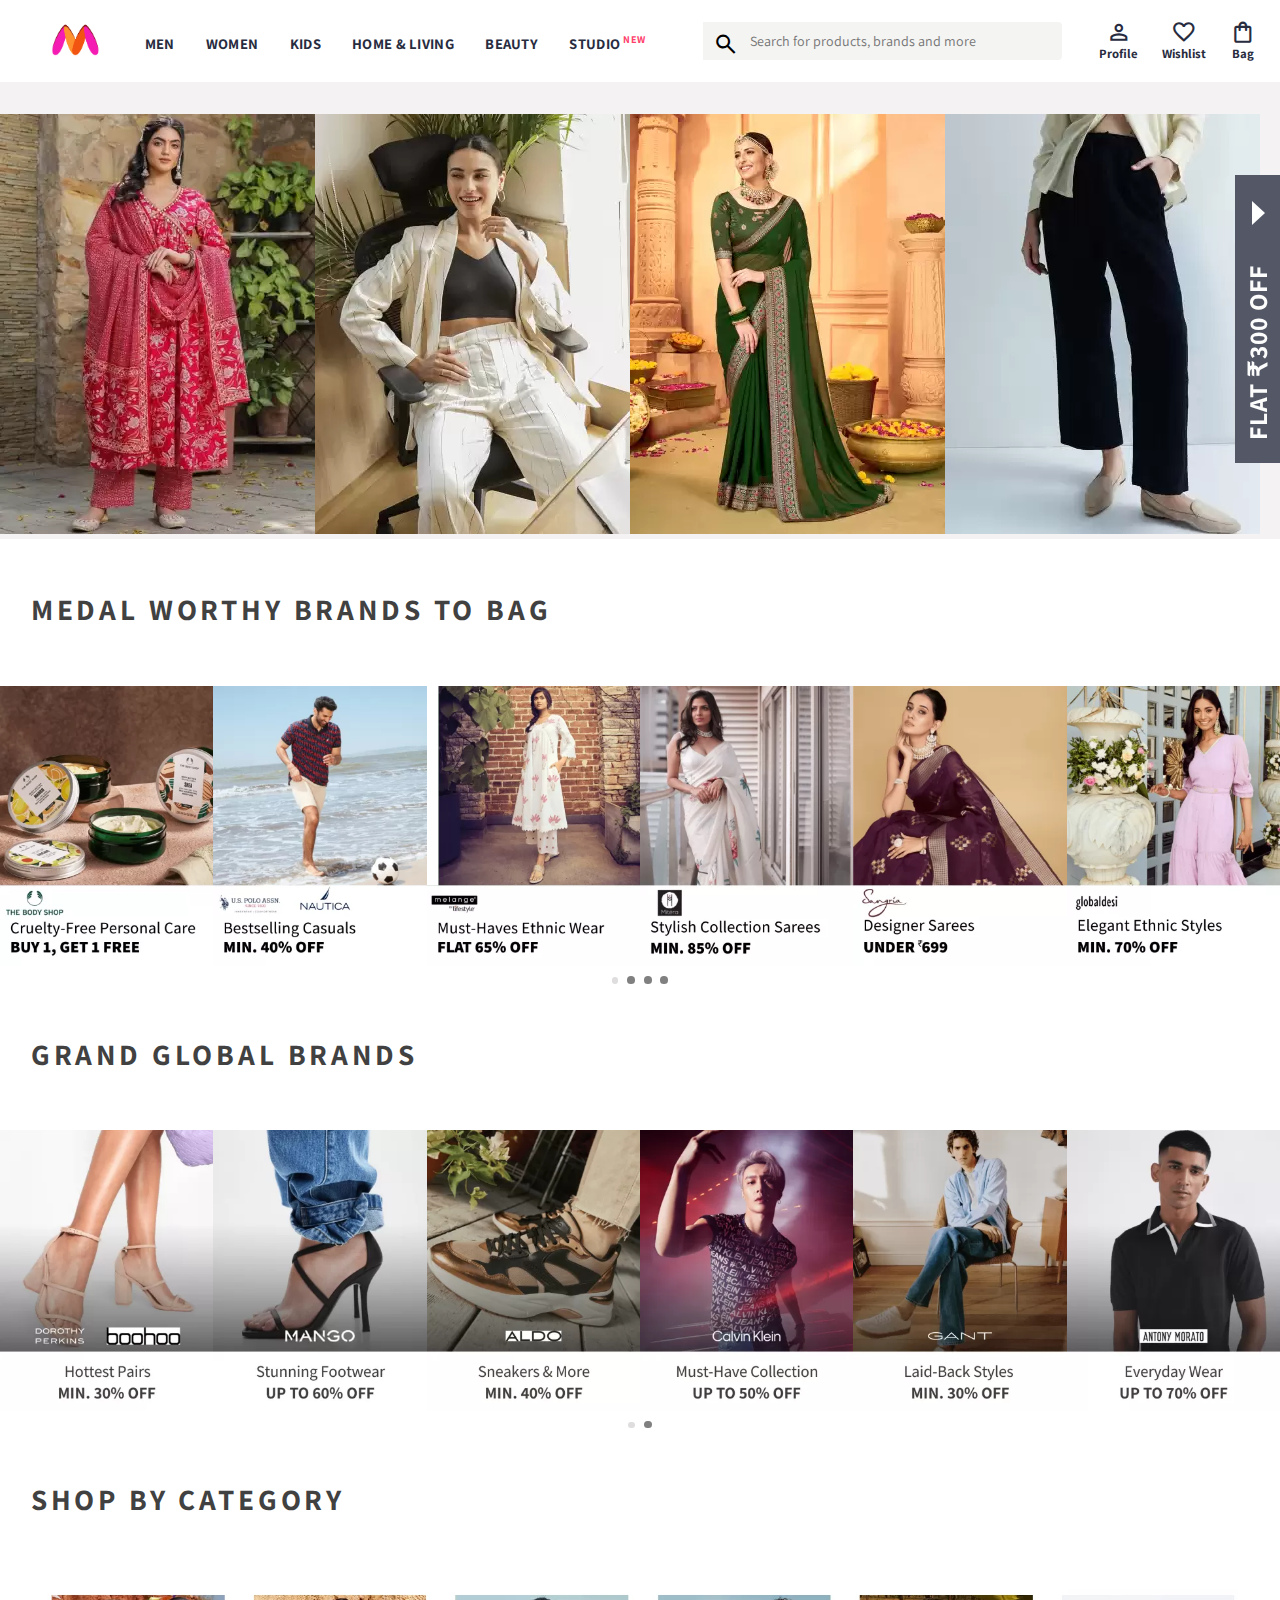
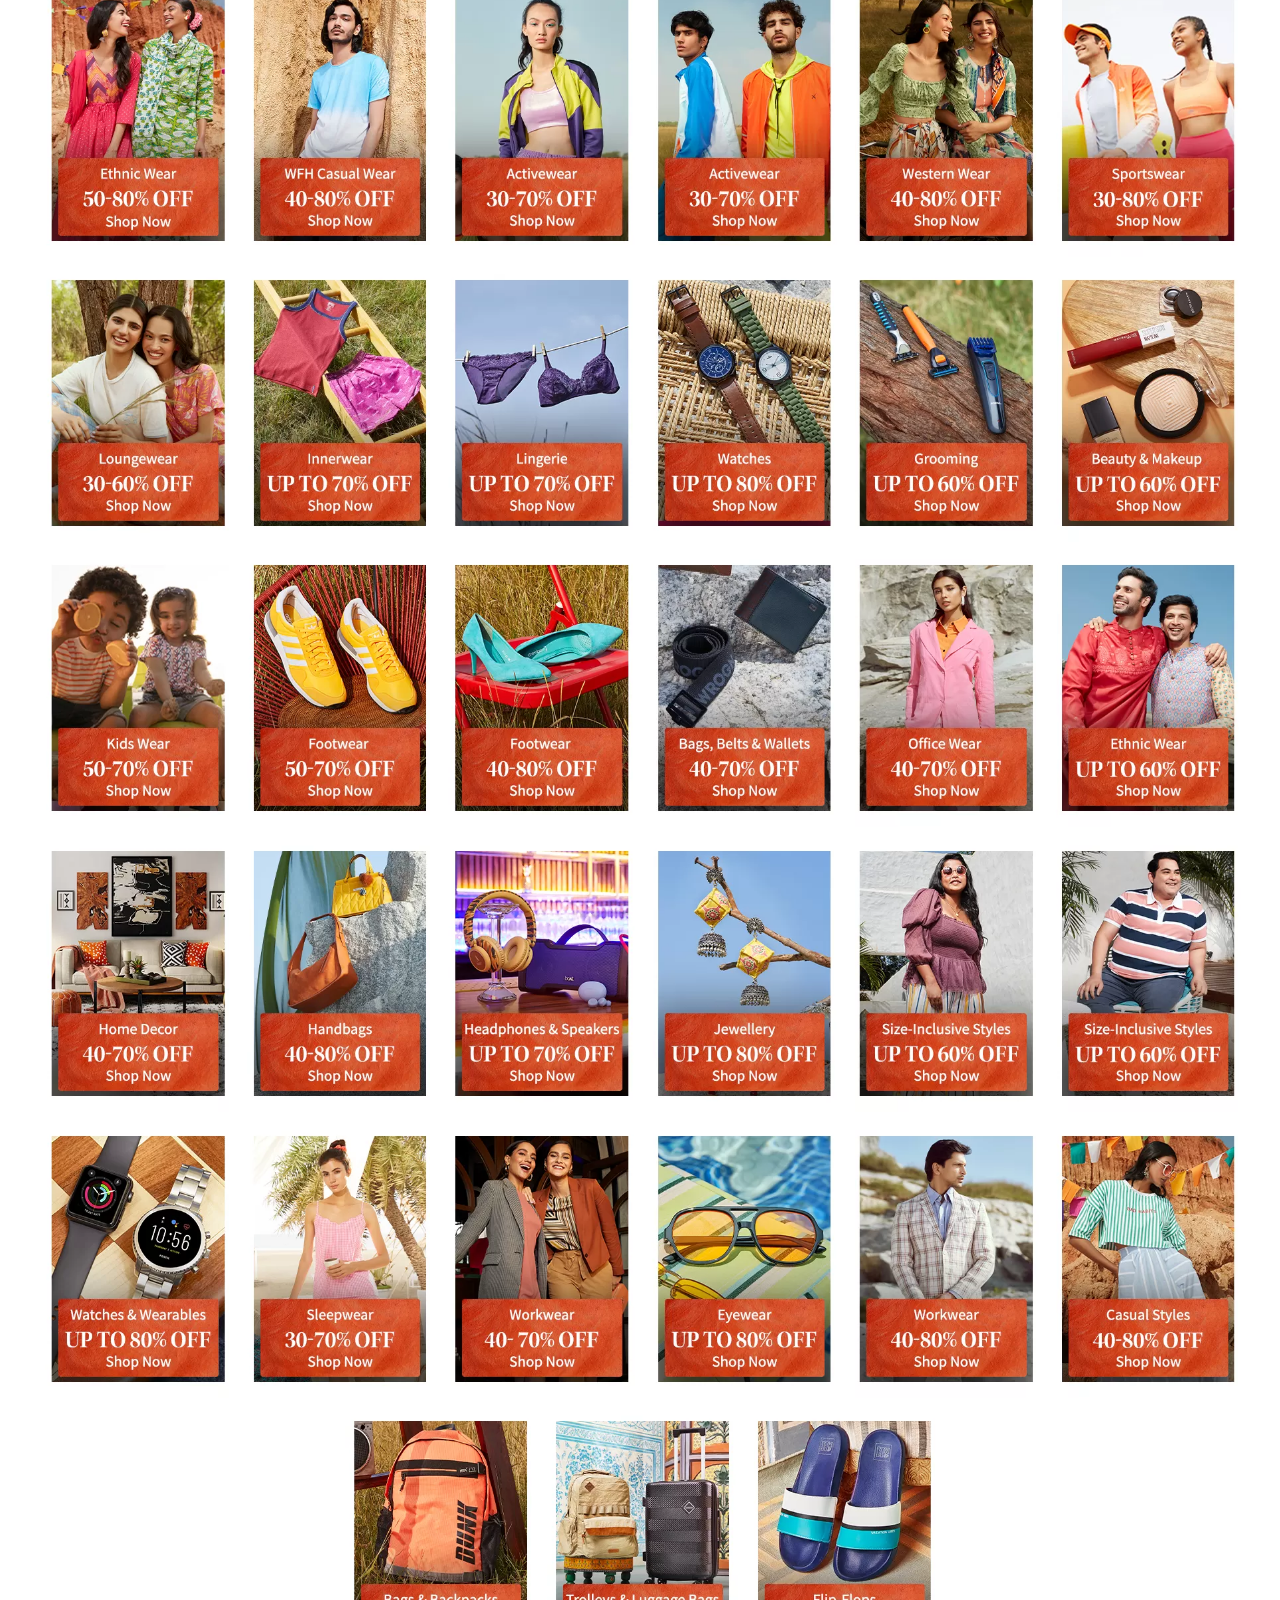
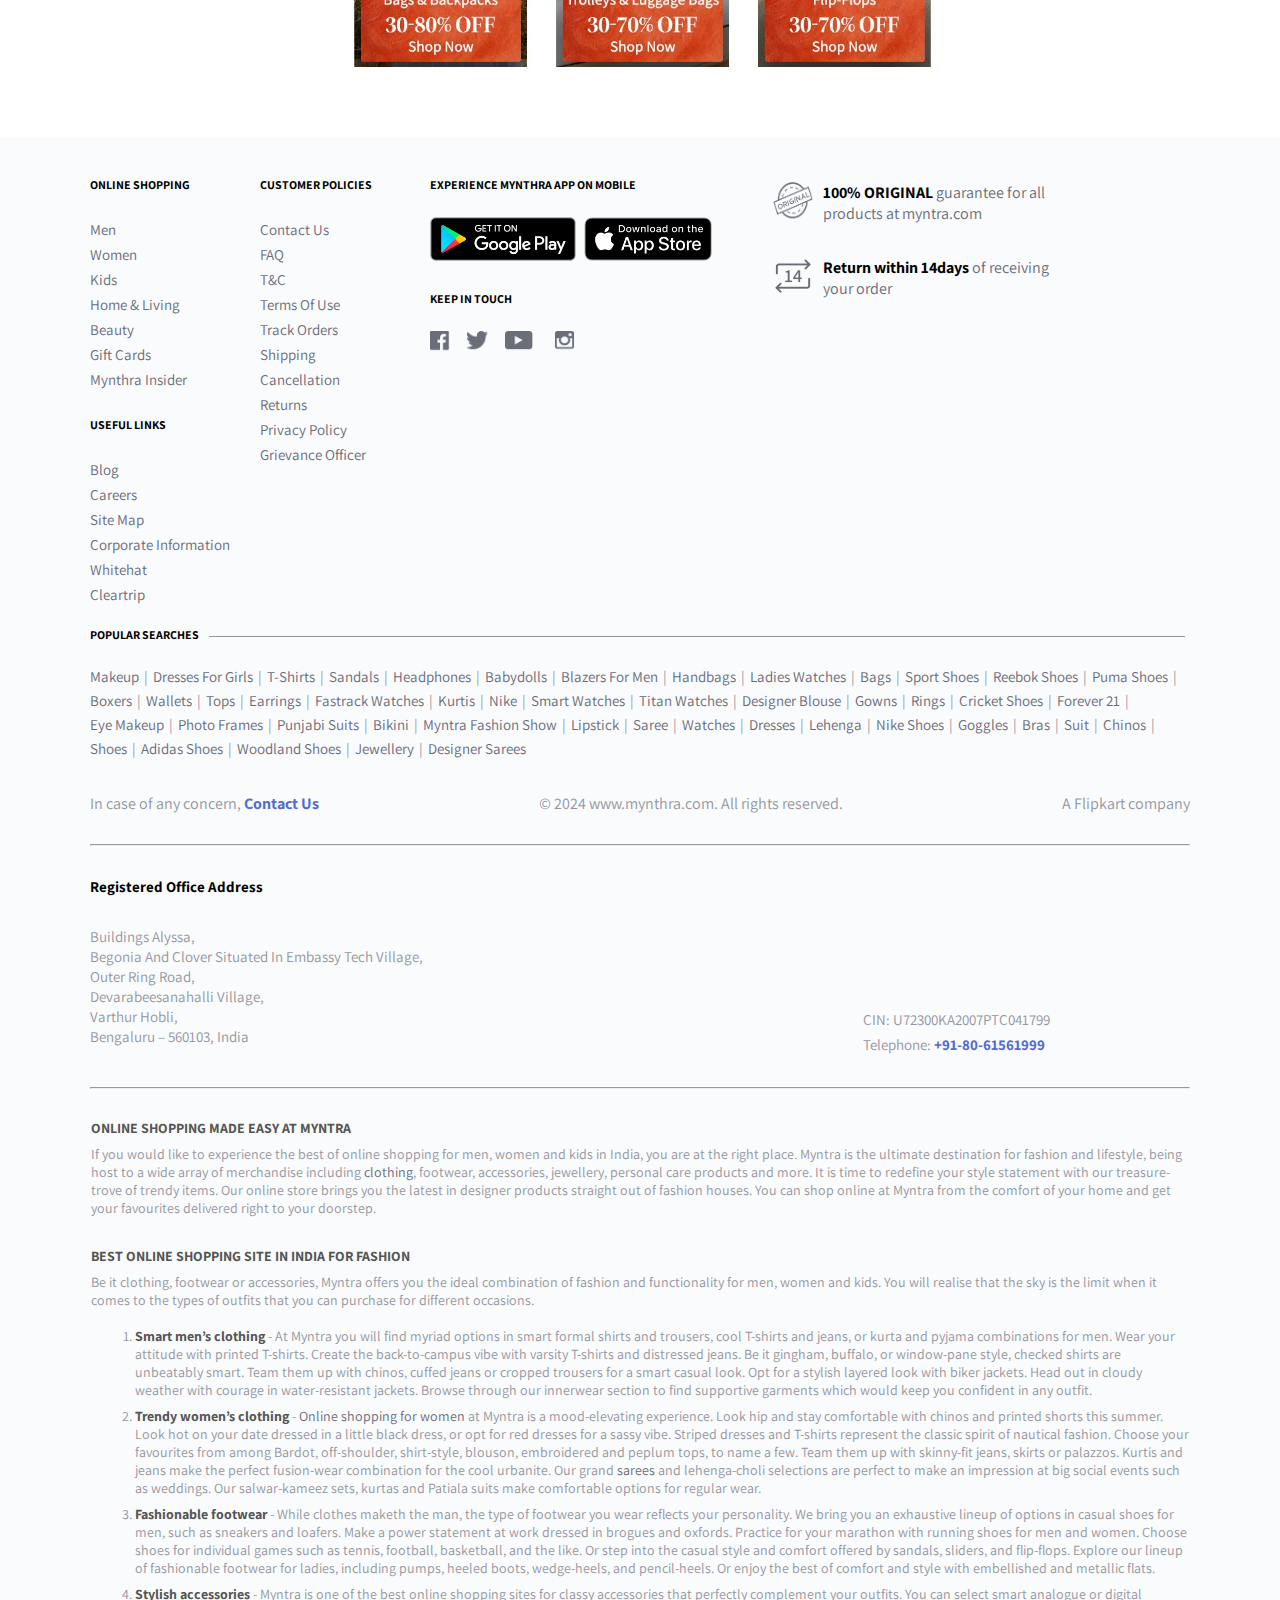
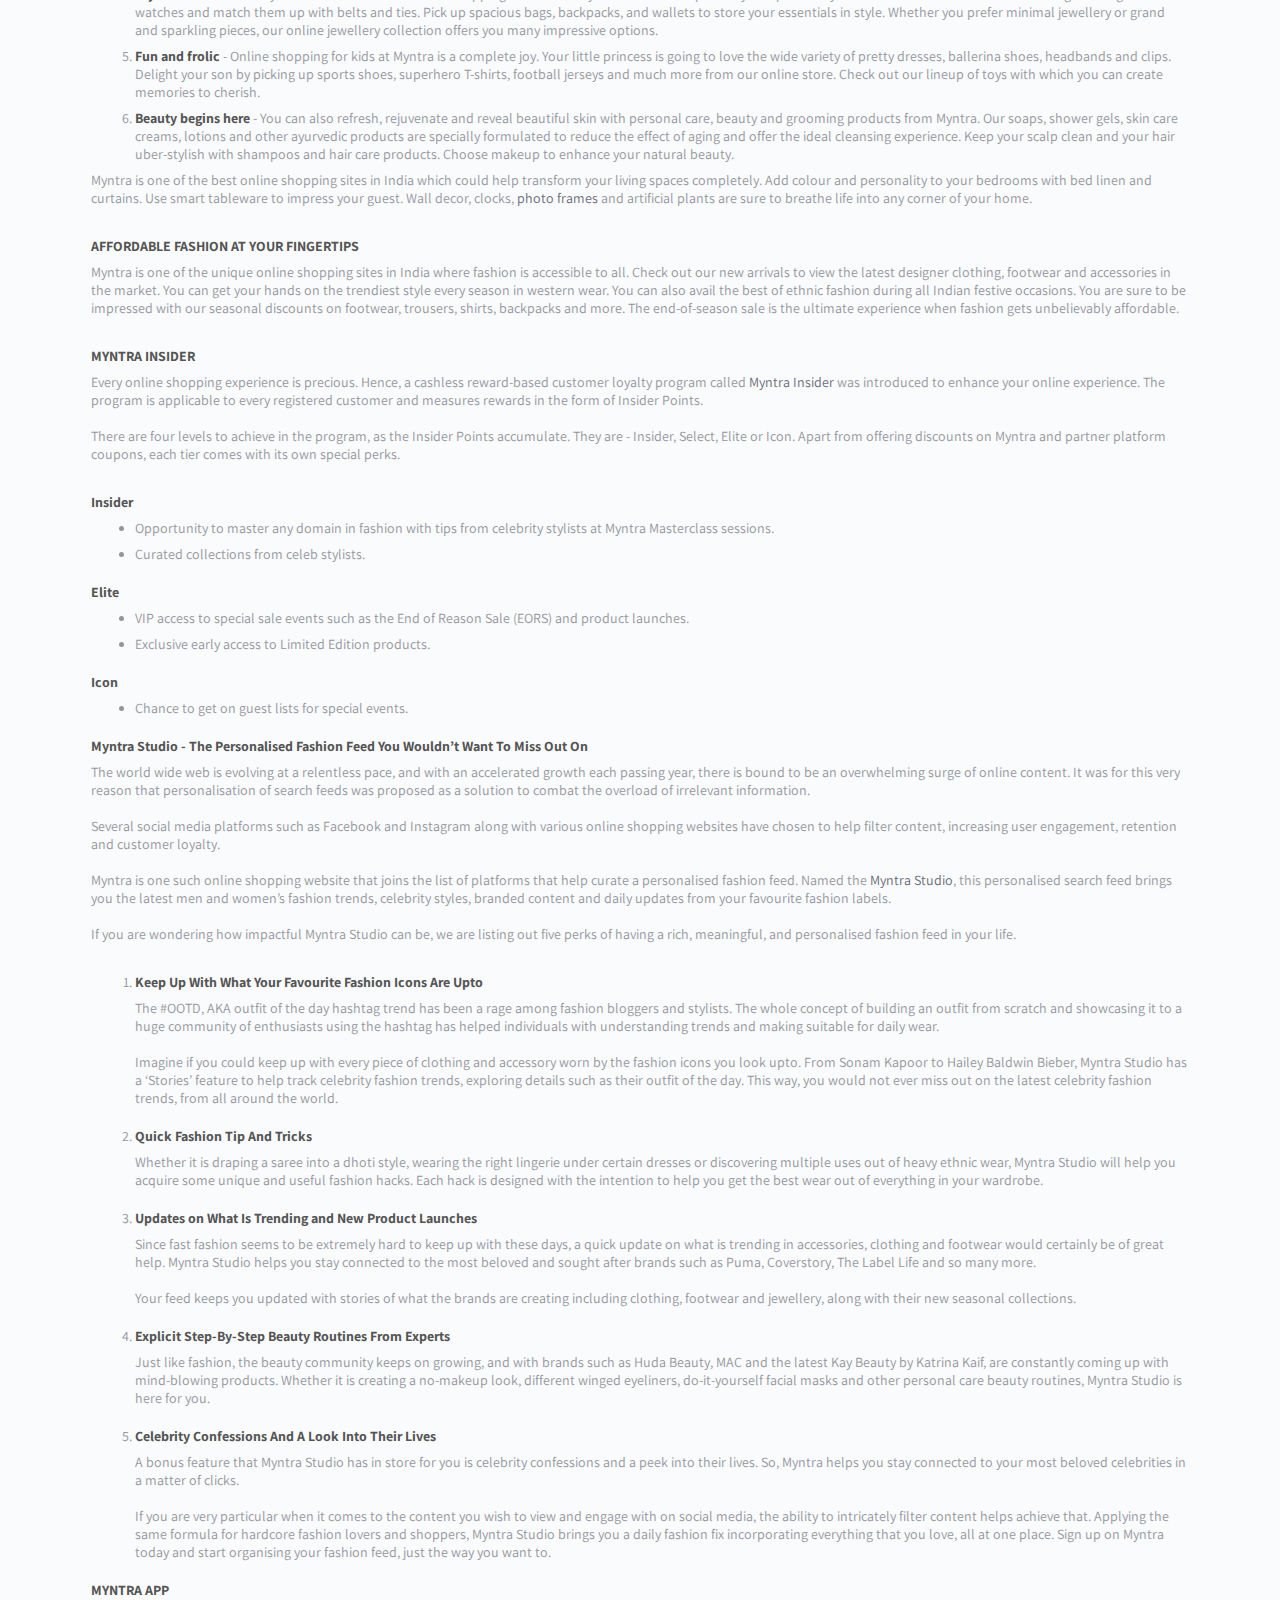
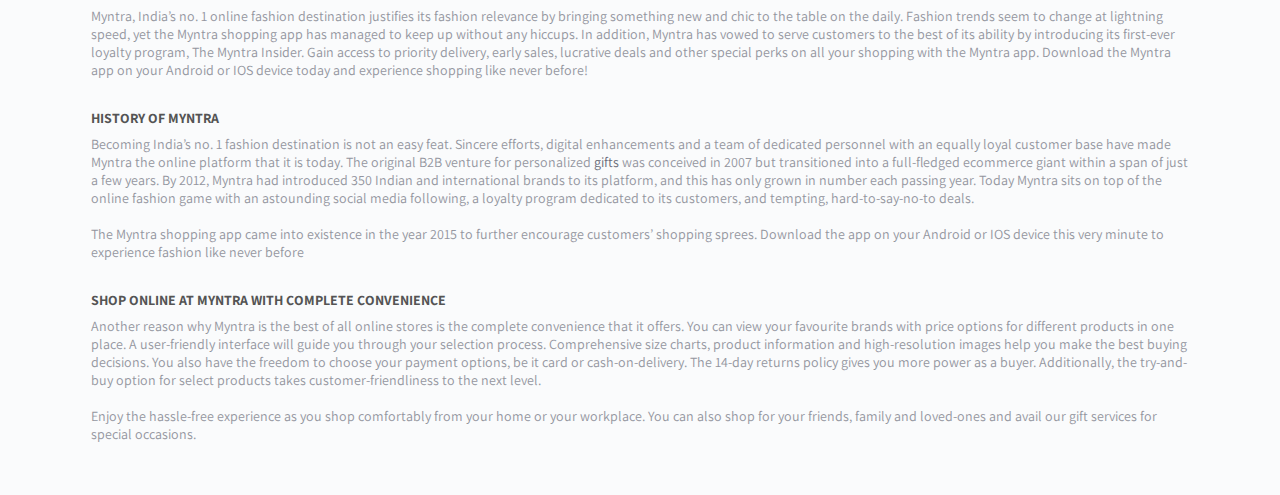
<file: pages/women.html>
<!DOCTYPE html>
<html lang="en">
<head>
    <meta charset="UTF-8">
    <meta name="viewport" content="width=device-width, initial-scale=1.0">
    <link rel="stylesheet" href="../style.css">
    <link rel="preconnect" href="https://fonts.googleapis.com">
    <link rel="preconnect" href="https://fonts.gstatic.com" crossorigin>
    <link href="https://fonts.googleapis.com/css2?family=Assistant:wght@200..800&display=swap" rel="stylesheet">
    <link rel="icon" type="image/png" href="[data-uri]" sizes="64x64">
    <link rel="stylesheet" href="https://fonts.googleapis.com/css2?family=Material+Symbols+Outlined:opsz,wght,FILL,GRAD@20..48,100..700,0..1,-50..200" />
    <title>Online Shopping for Women - Shop For Women Clothes, Shoes, Bags & More</title>
</head>
<body>
    <header>
        <div class="logo_container">
            <a href="../index.html"><img class="mynthra_home" src="../images/Myntra_logo.png" alt="mynthra homepage" /></a>
        </div>
        <nav class="nav_bar">
            <a class="men" href="men.html">Men</a>
            <a class="women" href="women.html">Women</a>
            <a class="kids" href="kids.html">Kids</a>
            <a class="home" href="home&living.html">Home & Living</a>
            <a class="beauty" href="beauty.html">Beauty</a>
            <a class="studio" href="studio.html">Studio <sup>New</sup></a>
        </nav>
        <div class="search_bar">
            <span class="material-symbols-outlined search_icon">search</span>
            <input type="text" class="search_input" placeholder="Search for products, brands and more">
        </div>
        <div class="action_bar">
            <div class="action_container">
                <a class="icon-flex" href="profile.html">
                    <span class="material-symbols-outlined">person</span>
                    <span>Profile</span>
                </a>
            </div>
            <div class="action_container">
                <a class="icon-flex" href="wishlist.html">
                    <span class="material-symbols-outlined">favorite</span>
                    <span>Wishlist</span>
                </a>
            </div>
            <div class="action_container bag">
                <a class="icon-flex" href="bag.html">
                    <span class="material-symbols-outlined">shopping_bag</span>
                    <span>Bag</span>
                    <span class="bagitemscount"></span>
                </a>
            </div>
        </div>
    </header>
    <section class="hoverboxcontainer">
        <div class="menhoverbox">
                <div class="flex-row">
                    <div>
                        <h3><a href="products.html">Topwear</a></h3>
                        <a class="item" href="products.html">T-Shirts</a>
                        <a class="item" href="products.html">Casual Shirts</a>
                        <a class="item" href="products.html">Formal Shirts</a>
                        <a class="item" href="products.html">Sweatshirts</a>
                        <a class="item" href="products.html">Sweaters</a>
                        <a class="item" href="products.html">Jackets</a>
                        <a class="item" href="products.html">Blazers & Coats</a>
                        <a class="item" href="products.html">Suits</a>
                        <a class="item" href="products.html">Rain Jackets</a>
                    </div>
                    <hr class="rowhr">
                    <div>
                        <h3><a href="products.html">Indian & Festive Wear</a></h3>
                        <a class="item" href="products.html">Kurtas & Kurta Sets</a>
                        <a class="item" href="products.html">Sherwanis</a>
                        <a class="item" href="products.html">Nehru Jackets</a>
                        <a class="item" href="products.html">Dhotis</a>
                    </div>
                </div>
                <div class="flex-row">
                    <div>
                        <h3><a href="products.html">Bottomwear</a></h3>
                        <a class="item" href="products.html">Jeans</a>
                        <a class="item" href="products.html">Casual Trousers</a>
                        <a class="item" href="products.html">Formal Trousers</a>
                        <a class="item" href="products.html">Shorts</a>
                        <a class="item" href="products.html">Track Pants & Joggers</a>
                    </div>
                    <hr class="rowhr">
                    <div>
                        <h3><a href="products.html">Innerwear & Sleepwear</a></h3>
                        <a class="item" href="products.html">Briefs & Trunks</a>
                        <a class="item" href="products.html">Boxers</a>
                        <a class="item" href="products.html">Vests</a>
                        <a class="item" href="products.html">Sleepwear & Loungewear</a>
                        <a class="item" href="products.html">Thermals</a>
                    </div>
                    <hr class="rowhr">
                    <div>
                        <h3><a href="products.html">Plus Size</a></h3>
                    </div>
                </div>
                <div class="flex-row">
                    <div>
                        <h3><a href="products.html">Footwear</a></h3>
                        <a class="item" href="products.html">Casual Shoes</a>
                        <a class="item" href="products.html">Sports Shoes</a>
                        <a class="item" href="products.html">Formal Shoes</a>
                        <a class="item" href="products.html">Sneakers</a>
                        <a class="item" href="products.html">Sandals & Floaters</a>
                        <a class="item" href="products.html">Flip Flops</a>
                        <a class="item" href="products.html">Socks</a>
                    </div>
                    <hr class="rowhr">
                    <div>
                        <h3 class="singleh3"><a href="products.html">Personal Care & Grooming</a></h3>
                        <h3 class="singleh3"><a href="products.html">Sunglasses & Frames</a></h3>
                        <h3 class="singleh3"><a href="products.html">Watches</a></h3>
                    </div>
                </div>
                <div class="flex-row">
                    <div>
                        <h3><a href="products.html">Sports & Active Wear</a></h3>
                        <a class="item" href="products.html">Sports Shoes</a>
                        <a class="item" href="products.html">Sports Sandals</a>
                        <a class="item" href="products.html">Active T-Shirts</a>
                        <a class="item" href="products.html">Track Pants & Shorts</a>
                        <a class="item" href="products.html">Tracksuits</a>
                        <a class="item" href="products.html">Jackets & Sweatshirts</a>
                        <a class="item" href="products.html">Sports Accessories</a>
                        <a class="item" href="products.html">Swimwear</a>
                    </div>
                    <hr class="rowhr">
                    <div>
                        <h3><a href="products.html">Gadgets</a></h3>
                        <a class="item" href="products.html">Smart Wearables</a>
                        <a class="item" href="products.html">Fitness Gadgets</a>
                        <a class="item" href="products.html">Headphones</a>
                        <a class="item" href="products.html">Speakers</a>
                    </div>
                </div>
                <div class="flex-row">
                    <div>
                        <h3><a href="products.html">Fashion Accessories</a></h3>
                        <a class="item" href="products.html">Wallets</a>
                        <a class="item" href="products.html">Belts</a>
                        <a class="item" href="products.html">Perfumes & Body Mists</a>
                        <a class="item" href="products.html">Trimmers</a>
                        <a class="item" href="products.html">Deodorants</a>
                        <a class="item" href="products.html">Ties, Cufflinks & Pocket Squares</a>
                        <a class="item" href="products.html">Accessory Gift Sets</a>
                        <a class="item" href="products.html">Caps & Hats</a>
                        <a class="item" href="products.html">Mufflers, Scarves & Gloves</a>
                        <a class="item" href="products.html">Phone Cases</a>
                        <a class="item" href="products.html">Rings & Wristwear</a>
                        <a class="item" href="products.html">Helmets</a>
                    </div>
                    <hr class="rowhr">
                    <div>
                        <h3 class="singleh3"><a href="products.html">Bags & Backpacks</a></h3>
                        <h3 class="singleh3"><a href="products.html">Luggages & Trolleys</a></h3>
                    </div>
                </div>
        </div>
        <div class="womenhoverbox">
            <div class="women flex-row">
                <div>
                    <h3><a href="products.html">Indian & Fusion Wear</a></h3>
                    <a class="item" href="products.html">Kurtas & Suits</a>
                    <a class="item" href="products.html">Kurtis, Tunics & Tops</a>
                    <a class="item" href="products.html">Sarees</a>
                    <a class="item" href="products.html">Ethnic Wear</a>
                    <a class="item" href="products.html">Leggings, Salwars & Churidars</a>
                    <a class="item" href="products.html">Skirts & Palazzos</a>
                    <a class="item" href="products.html">Dress Materials</a>
                    <a class="item" href="products.html">Lehenga Cholis</a>
                    <a class="item" href="products.html">Dupattas & Shawls</a>
                    <a class="item" href="products.html">Jackets</a>
                    <hr class="rowhr">
                    <h3 class="singleh3"><a href="products.html">Belts, Scarves & More</a></h3>
                    <h3 class="singleh3"><a href="products.html">Watches & Wearables</a></h3>
                </div>
            </div>
            <div class="women flex-row">
                    <div>
                    <h3><a href="products.html">Western Wear</a></h3>
                    <a class="item" href="products.html">Dresses</a>
                    <a class="item" href="products.html">Tops</a>
                    <a class="item" href="products.html">Tshirts</a>
                    <a class="item" href="products.html">Jeans</a>
                    <a class="item" href="products.html">Trousers & Capris</a>
                    <a class="item" href="products.html">Shorts & Skirts</a>
                    <a class="item" href="products.html">Co-ords</a>
                    <a class="item" href="products.html">Playsuits</a>
                    <a class="item" href="products.html">Jumpsuits</a>
                    <a class="item" href="products.html">Shrugs</a>
                    <a class="item" href="products.html">Sweaters & Sweatshirts</a>
                    <a class="item" href="products.html">Jackets & Coats</a>
                    <a class="item" href="products.html">Blazers & Waistcoats</a>
                </div>
                <hr class="rowhr">
                    <h3><a href="products.html">Plus Size</a></h3>
            </div>
            <div class="women flex-row">
                    <h3 class="singleh3"><a href="products.html">Maternity</a></h3>
                    <h3 class="singleh3"><a href="products.html">Sunglasses & Frames</a></h3>
                <div>
                    <h3><a href="products.html">Footwear</a></h3>
                    <a class="item" href="products.html">Flats</a>
                    <a class="item" href="products.html">Casual Shoes</a>
                    <a class="item" href="products.html">Heels</a>
                    <a class="item" href="products.html">Boots</a>
                    <a class="item" href="products.html">Sports Shoes & Floaters</a>
                </div>
                <hr class="rowhr">
                <div>
                    <h3><a href="products.html">Sports & Active Wear</a></h3>
                    <a class="item" href="products.html">Clothing</a>
                    <a class="item" href="products.html">Footwear</a>
                    <a class="item" href="products.html">Sports Accessories</a>
                    <a class="item" href="products.html">Sports Equipment</a>
                </div>
            </div>
            <div class="women flex-row">
                <div>
                    <h3><a href="products.html">Lingerie & Sleepwear</a></h3>
                    <a class="item" href="products.html">Bra</a>
                    <a class="item" href="products.html">Briefs</a>
                    <a class="item" href="products.html">Shapewear</a>
                    <a class="item" href="products.html">Sleepwear & Loungewear</a>
                    <a class="item" href="products.html">Swimwear</a>
                    <a class="item" href="products.html">Camisoles & Thermals</a>
                </div>
                <hr class="rowhr">
                <div>
                    <h3><a href="products.html">Beauty & Personal Care</a></h3>
                    <a class="item" href="products.html">Makeup</a>
                    <a class="item" href="products.html">Skincare</a>
                    <a class="item" href="products.html">Premium Beauty</a>
                    <a class="item" href="products.html">Lipsticks</a>
                    <a class="item" href="products.html">Fragrances</a>
                </div>
            </div>
            <div class="women flex-row">
                <div>
                    <h3><a href="products.html">Gadgets</a></h3>
                    <a class="item" href="products.html">Smart Wearables</a>
                    <a class="item" href="products.html">Fitness Gadgets</a>
                    <a class="item" href="products.html">Headphones</a>
                    <a class="item" href="products.html">Speakers</a>
                </div>
                <hr class="rowhr">
                <div>
                    <h3><a href="products.html">Jewellery</a></h3>
                    <a class="item" href="products.html">Fashion Jewellery</a>
                    <a class="item" href="products.html">Fine Jewellery</a>
                    <a class="item" href="products.html">Earrings</a>
                </div>
                <hr class="rowhr">
                    <h3 class="singleh3"><a href="products.html">Bags & Backpacks</a></h3>
                    <h3 class="singleh3"><a href="products.html">Handbags, Bags & Wallets</a></h3>
                    <h3 class="singleh3"><a href="products.html">Luggages & Trolleys</a></h3>
            </div>
        </div>
        <div class="kidshoverbox">
            <div class="kids flex-row">
                <h3><a href="products.html">Boys Clothing</a></h3>
                <a class="item" href="products.html">T-Shirts</a>
                <a class="item" href="products.html">Shirts</a>
                <a class="item" href="products.html">Shorts</a>
                <a class="item" href="products.html">Jeans</a>
                <a class="item" href="products.html">Trousers</a>
                <a class="item" href="products.html">Clothing Sets</a>
                <a class="item" href="products.html">Ethnic Wear</a>
                <a class="item" href="products.html">Track Pants & Pyjamas</a>
                <a class="item" href="products.html">Jacket, Sweater & Sweatshirts</a>
                <a class="item" href="products.html">Party Wear</a>
                <a class="item" href="products.html">Innerwear & Thermals</a>
                <a class="item" href="products.html">Nightwear & Loungewear</a>
                <a class="item" href="products.html">Value Packs</a>
        </div>
        <div class="kids flex-row">
                <h3><a href="products.html">Girls Clothing</a></h3>
                <a class="item" href="products.html">Dresses</a>
                <a class="item" href="products.html">Tops</a>
                <a class="item" href="products.html">Tshirts</a>
                <a class="item" href="products.html">Clothing Sets</a>
                <a class="item" href="products.html">Lehenga Choli</a>
                <a class="item" href="products.html">Kurta Sets</a>
                <a class="item" href="products.html">Party Wear</a>
                <a class="item" href="products.html">Dungarees & Jumpsuits</a>
                <a class="item" href="products.html">Skirts & Shorts</a>
                <a class="item" href="products.html">Tights & Leggings</a>
                <a class="item" href="products.html">Jeans, Trousers & Capris</a>
                <a class="item" href="products.html">Jacket, Sweater & Sweatshirts</a>
                <a class="item" href="products.html">Innerwear & Thermals</a>
                <a class="item" href="products.html">Nightwear & Loungewear</a>
                <a class="item" href="products.html">Value Packs</a>
        </div>
        <div class="kids flex-row">
            <div>
                <h3><a href="products.html">Footwear</a></h3>
                <a class="item" href="products.html">Casual Shoes</a>
                <a class="item" href="products.html">Flipflops</a>
                <a class="item" href="products.html">Sports Shoes</a>
                <a class="item" href="products.html">Flats</a>
                <a class="item" href="products.html">Sandals</a>
                <a class="item" href="products.html">Heels</a>
                <a class="item" href="products.html">School Shoes</a>
                <a class="item" href="products.html">Socks</a>
            </div>
            <hr class="rowhr">
            <div>
                <h3><a href="products.html">Toys & Games</a></h3>
                <a class="item" href="products.html">Learning & Development</a>
                <a class="item" href="products.html">Activity Toys</a>
                <a class="item" href="products.html">Soft Toys</a>
                <a class="item" href="products.html">Action Figure / Play Set</a>
            </div>
        </div>
        <div class="kids flex-row">
            <div>
                <h3><a href="products.html">Infants</a></h3>
                <a class="item" href="products.html">Bodysuits</a>
                <a class="item" href="products.html">Rompers & Sleepsuits</a>
                <a class="item" href="products.html">Clothing Sets</a>
                <a class="item" href="products.html">Tshirts & Tops</a>
                <a class="item" href="products.html">Dresses</a>
                <a class="item" href="products.html">Bottom Wear</a>
                <a class="item" href="products.html">Winter Wear</a>
                <a class="item" href="products.html">Innerwear & Sleepwear</a>
                <a class="item" href="products.html">Infant Care</a>
            </div>
            <hr class="rowhr">
                <h3 class="singleh3"><a href="products.html">Home & Bath</a></h3>
                <h3 class="singleh3"><a href="products.html">Personal Care</a></h3>
        </div>
        <div class="kids flex-row">
            <div>
                <h3><a href="products.html">Kids Accessories</a></h3>
                <a class="item" href="products.html">Bags & Backpacks</a>
                <a class="item" href="products.html">Watches</a>
                <a class="item" href="products.html">Jewellery & Hair Accessory</a>
                <a class="item" href="products.html">Sunglasses</a>
                <a class="item" href="products.html">Masks & Protective Gears</a>
                <a class="item" href="products.html">Caps & Hats</a>
            </div>
            <hr class="rowhr">
            <div>
                <h3><a href="products.html">Brands</a></h3>
                <a class="item" href="products.html">H&M</a>
                <a class="item" href="products.html">Max Kids</a>
                <a class="item" href="products.html">Pantaloons</a>
                <a class="item" href="products.html">United Colors Of Benetton Kids</a>
                <a class="item" href="products.html">YK</a>
                <a class="item" href="products.html">U.S. Polo Assn. Kids</a>
                <a class="item" href="products.html">Mothercare</a>
                <a class="item" href="products.html">HRX</a>
            </div>
        </div>
        </div>
        <div class="homehoverbox">
            <div class="home flex-row">
                <div>
                    <h3><a href="products.html">Bed Linen & Furnishing</a></h3>
                    <a class="item" href="products.html">Bed Runners</a>
                    <a class="item" href="products.html">Mattress Protectors</a>
                    <a class="item" href="products.html">Bedsheets</a>
                    <a class="item" href="products.html">Bedding Sets</a>
                    <a class="item" href="products.html">Blankets, Quilts & Dohars</a>
                    <a class="item" href="products.html">Pillows & Pillow Covers</a>
                    <a class="item" href="products.html">Bed Covers</a>
                    <a class="item" href="products.html">Diwan Sets</a>
                    <a class="item" href="products.html">Chair Pads & Covers</a>
                    <a class="item" href="products.html">Sofa Covers</a>
                </div>
                <hr class="rowhr">
                <div>
                    <h3><a href="products.html">Flooring</a></h3>
                    <a class="item" href="products.html">Floor Runners</a>
                    <a class="item" href="products.html">Carpets</a>
                    <a class="item" href="products.html">Floor Mats & Dhurries</a>
                    <a class="item" href="products.html">Door Mats</a>
                </div>
            </div>
            <div class="home flex-row">
                <div>
                    <h3><a href="products.html">Bath</a></h3>
                    <a class="item" href="products.html">Bath Towels</a>
                    <a class="item" href="products.html">Hand & Face Towels</a>
                    <a class="item" href="products.html">Beach Towels</a>
                    <a class="item" href="products.html">Towels Set</a>
                    <a class="item" href="products.html">Bath Rugs</a>
                    <a class="item" href="products.html">Bath Robes</a>
                    <a class="item" href="products.html">Bathroom Accessories</a>
                    <a class="item" href="products.html">Shower Curtains</a>
                </div>
                <hr class="rowhr">
                <div>
                    <h3><a href="products.html">Lamps & Lighting</a></h3>
                    <a class="item" href="products.html">Floor Lamps</a>
                    <a class="item" href="products.html">Ceiling Lamps</a>
                    <a class="item" href="products.html">Table Lamps</a>
                    <a class="item" href="products.html">Wall Lamps</a>
                    <a class="item" href="products.html">Outdoor Lamps</a>
                    <a class="item" href="products.html">String Lights</a>
                </div>
            </div>
            <div class="home flex-row">
                <div>
                    <h3><a href="products.html">Home Décor</a></h3>
                    <a class="item" href="products.html">Plants & Planters</a>
                    <a class="item" href="products.html">Aromas & Candles</a>
                    <a class="item" href="products.html">Clocks</a>
                    <a class="item" href="products.html">Mirrors</a>
                    <a class="item" href="products.html">Wall Décor</a>
                    <a class="item" href="products.html">Festive Decor</a>
                    <a class="item" href="products.html">Pooja Essentials</a>
                    <a class="item" href="products.html">Wall Shelves</a>
                    <a class="item" href="products.html">Fountains</a>
                    <a class="item" href="products.html">Showpieces & Vases</a>
                    <a class="item" href="products.html">Ottoman</a>
                </div>
                <hr class="rowhr">
                    <h3 class="singleh3"><a class="item" href="products.html">Cushions & Cushion Covers</a></h3>
                    <h3 class="singleh3"><a class="item" href="products.html">Curtains</a></h3>
            </div>
            <div class="home flex-row">
                    <h3 class="singleh3"><a class="item" href="products.html">Home Gift Sets</a></h3>
                <div>
                    <h3><a href="products.html">Kitchen & Table</a></h3>
                    <a class="item" href="products.html">Table Runners</a>
                    <a class="item" href="products.html">Dinnerware & Serveware</a>
                    <a class="item" href="products.html">Cups and Mugs</a>
                    <a class="item" href="products.html">Bakeware & Cookware</a>
                    <a class="item" href="products.html">Kitchen Storage & Tools</a>
                    <a class="item" href="products.html">Bar & Drinkware</a>
                    <a class="item" href="products.html">Table Covers & Furnishings</a>
                </div>
                <hr class="rowhr">
                <div>
                    <h3><a href="products.html">Storage</a></h3>
                    <a class="item" href="products.html">Bins</a>
                    <a class="item" href="products.html">Hangers</a>
                    <a class="item" href="products.html">Organisers</a>
                    <a class="item" href="products.html">Hooks & Holders</a>
                    <a class="item" href="products.html">Laundry Bags</a>
                </div>
            </div>
            <div class="home flex-row">
                <div>
                    <h3><a href="products.html">Brands</a></h3>
                    <a class="item" href="products.html">H&M</a>
                    <a class="item" href="products.html">Marks & Spencer</a>
                    <a class="item" href="products.html">Home Centre</a>
                    <a class="item" href="products.html">Spaces</a>
                    <a class="item" href="products.html">D'Decor</a>
                    <a class="item" href="products.html">Story@Home</a>
                    <a class="item" href="products.html">Pure Home & Living</a>
                    <a class="item" href="products.html">Swayam</a>
                    <a class="item" href="products.html">Raymond Home</a>
                    <a class="item" href="products.html">Maspar</a>
                    <a class="item" href="products.html">My Trident</a>
                    <a class="item" href="products.html">Cortina</a>
                    <a class="item" href="products.html">Random</a>
                    <a class="item" href="products.html">Ellementry</a>
                    <a class="item" href="products.html">ROMEE</a>
                    <a class="item" href="products.html">SEJ by Nisha Gupta</a>
                </div>
            </div>
        </div>
        <div class="beautyhoverbox">
            <div class="beauty flex-row">
                <div>
                    <h3><a href="products.html">Makeup</a></h3>
                    <a class="item" href="products.html">Lipstick</a>
                    <a class="item" href="products.html">Lip Gloss</a>
                    <a class="item" href="products.html">Lip Liner</a>
                    <a class="item" href="products.html">Mascara</a>
                    <a class="item" href="products.html">Eyeliner</a>
                    <a class="item" href="products.html">Kajal</a>
                    <a class="item" href="products.html">Eyeshadow</a>
                    <a class="item" href="products.html">Foundation</a>
                    <a class="item" href="products.html">Primer</a>
                    <a class="item" href="products.html">Concealer</a>
                    <a class="item" href="products.html">Compact</a>
                    <a class="item" href="products.html">Nail Polish</a>
                </div>
            </div>
            <div class="beauty flex-row">
                <div>
                    <h3><a href="products.html">Skincare, Bath & Body</a></h3>
                    <a class="item" href="products.html">Face Moisturiser</a>
                    <a class="item" href="products.html">Cleanser</a>
                    <a class="item" href="products.html">Masks & Peel</a>
                    <a class="item" href="products.html">Sunscreen</a>
                    <a class="item" href="products.html">Serum</a>
                    <a class="item" href="products.html">Face Wash</a>
                    <a class="item" href="products.html">Eye Cream</a>
                    <a class="item" href="products.html">Lip Balm</a>
                    <a class="item" href="products.html">Body Lotion</a>
                    <a class="item" href="products.html">Body Wash</a>
                    <a class="item" href="products.html">Body Scrub</a>
                    <a class="item" href="products.html">Hand Cream</a>
                </div>
                <hr class="rowhr">
                <div>
                    <h3 class="singleh3"><a href="products.html">Baby Care</a></h3>
                    <h3 class="singleh3"><a href="products.html">Masks</a></h3>
                </div>
            </div>
            <div class="beauty flex-row">
                <div>
                    <h3><a href="products.html">Haircare</a></h3>
                    <a class="item" href="products.html">Shampoo</a>
                    <a class="item" href="products.html">Conditioner</a>
                    <a class="item" href="products.html">Hair Cream</a>
                    <a class="item" href="products.html">Hair Oil</a>
                    <a class="item" href="products.html">Hair Gel</a>
                    <a class="item" href="products.html">Hair Color</a>
                    <a class="item" href="products.html">Hair Serum</a>
                    <a class="item" href="products.html">Hair Accessory</a>
                </div>
                <hr class="rowhr">
                <div>
                    <h3><a href="products.html">Fragrances</a></h3>
                    <a class="item" href="products.html">Perfume</a>
                    <a class="item" href="products.html">Deodorant</a>
                    <a class="item" href="products.html">Body Mist</a>
                </div>
            </div>
            <div class="beauty flex-row">
                <div>
                    <h3><a href="products.html">Appliances</a></h3>
                    <a class="item" href="products.html">Hair Straightener</a>
                    <a class="item" href="products.html">Hair Dryer</a>
                    <a class="item" href="products.html">Epilator</a>
                </div>
                <hr class="rowhr">
                <div>
                    <h3><a href="products.html">Men's Grooming</a></h3>
                    <a class="item" href="products.html">Trimmers</a>
                    <a class="item" href="products.html">Beard Oil</a>
                    <a class="item" href="products.html">Hair Wax</a>
                </div>
                <hr class="rowhr">
                <div>
                    <h3><a href="products.html">Beauty Gift & Makeup Set</a></h3>
                    <a class="item" href="products.html">Beauty Gift</a>
                    <a class="item" href="products.html">Makeup Kit</a>
                </div>
                <hr class="rowhr">
                    <h3 class="singleh3"><a href="products.html">Premium Beauty</a></h3>
                    <h3 class="singleh3"><a href="products.html">Wellness & Hygiene</a></h3>
            </div>
                <div class="beauty flex-row">
                    <h3><a href="products.html">Top Brands</a></h3>
                    <a class="item" href="products.html">Lakme</a>
                    <a class="item" href="products.html">Maybelline</a>
                    <a class="item" href="products.html">LOreal</a>
                    <a class="item" href="products.html">Philips</a>
                    <a class="item" href="products.html">Bath & Body Works</a>
                    <a class="item" href="products.html">THE BODY SHOP</a>
                    <a class="item" href="products.html">Biotique</a>
                    <a class="item" href="products.html">Mamaearth</a>
                    <a class="item" href="products.html">MCaffeine</a>
                    <a class="item" href="products.html">Nivea</a>
                    <a class="item" href="products.html">Lotus Herbals</a>
                    <a class="item" href="products.html">LOreal Professionnel</a>
                    <a class="item" href="products.html">KAMA AYURVEDA</a>
                    <a class="item" href="products.html">M.A.C</a>
                    <a class="item" href="products.html">Forest Essentials</a>
            </div>
        </div>
        <div class="studiohoverbox">
            <div class="mynthra_studio">
                <img class="mynthra_studio_img" src="../images/Myntra_logo.png"> 
                <h4>Studio</h4>
            </div>
                <p>Your daily inspiration for everything fashion</p>
                <div class="studioimgs">
                <img src="../images/bargains/1.shirts.jfif">
                <img src="../images/bargains/2. jeans.jfif">
                <img src="../images/bargains/3.Tshirts.jfif">
                <img src="../images/bargains/9.kurta sets.webp" alt="explore studio" />
            </div>
            <a href="studio.html" class="studiolink">EXPLORE STUDIO  <span class="studiolink link"> > </span> </a>
        </div>
    </section>
    <main>
        <div class="banner-container">
            <a href="products.html"><img draggable="false" src="../images/women/9.webp"></a>
           <a href="products.html"><img draggable="false" src="../images/women/11.webp"></a>
           <a href="products.html"><img draggable="false" src="../images/women/3.webp"></a>
           <a href="products.html"><img draggable="false" src="../images/women/12.webp"></a>
           <!-- <a href="products.html"><img draggable="false" src="../images/women/15.webp"></a> -->
        </div>
        <div class="category-heading">Medal Worthy brands to bag</div>
        <div class="carousel-container">
            <div class="offer-items carousel-slide">
                <div><a href="products.html"><img class="offer-img" draggable="false" src="../images/offers/1.webp"></a></div>
                <div><a href="products.html"><img class="offer-img" draggable="false" src="../images/offers/2.webp"></a></div>
                <div><a href="products.html"><img class="offer-img" draggable="false" src="../images/offers/3.webp"></a></div>
                <div><a href="products.html"><img class="offer-img" draggable="false" src="../images/offers/4.webp"></a></div>
                <div><a href="products.html"><img class="offer-img" draggable="false" src="../images/offers/5.webp"></a></div>
                <div><a href="products.html"><img class="offer-img" draggable="false" src="../images/offers/6.webp"></a></div>
                <div><a href="products.html"><img class="offer-img" draggable="false" src="../images/offers/7.webp"></a></div>
                <div><a href="products.html"><img class="offer-img" draggable="false" src="../images/offers/8.webp"></a></div>
                <div><a href="products.html"><img class="offer-img" draggable="false" src="../images/offers/9.webp"></a></div>
                <div><a href="products.html"><img class="offer-img" draggable="false" src="../images/offers/10.webp"></a></div>
                <div><a href="products.html"><img class="offer-img" draggable="false" src="../images/offers/11.webp"></a></div>
                <div><a href="products.html"><img class="offer-img" draggable="false" src="../images/offers/12.webp"></a></div>
                <div><a href="products.html"><img class="offer-img" draggable="false" src="../images/offers/13.webp"></a></div>
                <div><a href="products.html"><img class="offer-img" draggable="false" src="../images/offers/14.webp"></a></div>
                <div><a href="products.html"><img class="offer-img" draggable="false" src="../images/offers/15.webp"></a></div>
                <div><a href="products.html"><img class="offer-img" draggable="false" src="../images/offers/16.webp"></a></div>
                <div><a href="products.html"><img class="offer-img" draggable="false" src="../images/offers/17.webp"></a></div>
                <div><a href="products.html"><img class="offer-img" draggable="false" src="../images/offers/18.webp"></a></div>
                <div><a href="products.html"><img class="offer-img" draggable="false" src="../images/offers/19.webp"></a></div>
                <div><a href="products.html"><img class="offer-img" draggable="false" src="../images/offers/20.webp"></a></div>
                <div><a href="products.html"><img class="offer-img" draggable="false" src="../images/offers/21.webp"></a></div>
                <div><a href="products.html"><img class="offer-img" draggable="false" src="../images/offers/22.webp"></a></div>
                <div><a href="products.html"><img class="offer-img" draggable="false" src="../images/offers/23.webp"></a></div>
                <div><a href="products.html"><img class="offer-img" draggable="false" src="../images/offers/24.webp"></a></div>
            </div>
            <div class="carousel-dots">
                <span class="dot" data-slide="0"></span>
                <span class="dot" data-slide="1"></span>
                <span class="dot" data-slide="2"></span>
                <span class="dot" data-slide="3"></span>
            </div>
        </div>
        <div class="category-heading">grand global brands</div>
        <div class="carousel-container">
            <div class="brands offer-items carousel-slide1">
                <div><a href="products.html"><img class="offer-img" draggable="false" src="../images/brands/1.webp"></a></div>
                <div><a href="products.html"><img class="offer-img" draggable="false" src="../images/brands/2.webp"></a></div>
                <div><a href="products.html"><img class="offer-img" draggable="false" src="../images/brands/3.webp"></a></div>
                <div><a href="products.html"><img class="offer-img" draggable="false" src="../images/brands/4.webp"></a></div>
                <div><a href="products.html"><img class="offer-img" draggable="false" src="../images/brands/5.webp"></a></div>
                <div><a href="products.html"><img class="offer-img" draggable="false" src="../images/brands/6.webp"></a></div>
                <div><a href="products.html"><img class="offer-img" draggable="false" src="../images/brands/7.webp"></a></div>
                <div><a href="products.html"><img class="offer-img" draggable="false" src="../images/brands/8.webp"></a></div>
                <div><a href="products.html"><img class="offer-img" draggable="false" src="../images/brands/9.webp"></a></div>
                <div><a href="products.html"><img class="offer-img" draggable="false" src="../images/brands/10.webp"></a></div>
                <div><a href="products.html"><img class="offer-img" draggable="false" src="../images/brands/11.webp"></a></div>
                <div><a href="products.html"><img class="offer-img" draggable="false" src="../images/brands/12.webp"></a></div>
            </div>
            <div class="carousel-dots">
                <span class="branddot"></span>
                <span class="branddot"></span>
            </div>
        </div>
        <div class="category-heading">Shop by category</div>
        <div class="category-items">
            <div class="item"><a href="products.html"><img class="offer-img" draggable="false" src="../images/categories/1.webp"></a></div>
            <div class="item"><a href="products.html"><img class="offer-img" draggable="false" src="../images/categories/2.webp"></a></div>
            <div class="item"><a href="products.html"><img class="offer-img" draggable="false" src="../images/categories/3.webp"></a></div>
            <div class="item"><a href="products.html"><img class="offer-img" draggable="false" src="../images/categories/4.webp"></a></div>
            <div class="item"><a href="products.html"><img class="offer-img" draggable="false" src="../images/categories/5.webp"></a></div>
            <div class="item"><a href="products.html"><img class="offer-img" draggable="false" src="../images/categories/6.webp"></a></div>
            <div class="item"><a href="products.html"><img class="offer-img" draggable="false" src="../images/categories/7.webp"></a></div>
            <div class="item"><a href="products.html"><img class="offer-img" draggable="false" src="../images/categories/8.webp"></a></div>
            <div class="item"><a href="products.html"><img class="offer-img" draggable="false" src="../images/categories/9.webp"></a></div>
            <div class="item"><a href="products.html"><img class="offer-img" draggable="false" src="../images/categories/10.webp"></a></div>
            <div class="item"><a href="products.html"><img class="offer-img" draggable="false" src="../images/categories/11.webp"></a></div>
            <div class="item"><a href="products.html"><img class="offer-img" draggable="false" src="../images/categories/12.webp"></a></div>
            <div class="item"><a href="products.html"><img class="offer-img" draggable="false" src="../images/categories/13.webp"></a></div>
            <div class="item"><a href="products.html"><img class="offer-img" draggable="false" src="../images/categories/14.webp"></a></div>
            <div class="item"><a href="products.html"><img class="offer-img" draggable="false" src="../images/categories/15.webp"></a></div>
            <div class="item"><a href="products.html"><img class="offer-img" draggable="false" src="../images/categories/16.webp"></a></div>
            <div class="item"><a href="products.html"><img class="offer-img" draggable="false" src="../images/categories/17.webp"></a></div>
            <div class="item"><a href="products.html"><img class="offer-img" draggable="false" src="../images/categories/18.webp"></a></div>
            <div class="item"><a href="products.html"><img class="offer-img" draggable="false" src="../images/categories/19.webp"></a></div>
            <div class="item"><a href="products.html"><img class="offer-img" draggable="false" src="../images/categories/20.webp"></a></div>
            <div class="item"><a href="products.html"><img class="offer-img" draggable="false" src="../images/categories/21.webp"></a></div>
            <div class="item"><a href="products.html"><img class="offer-img" draggable="false" src="../images/categories/22.webp"></a></div>
            <div class="item"><a href="products.html"><img class="offer-img" draggable="false" src="../images/categories/23.webp"></a></div>
            <div class="item"><a href="products.html"><img class="offer-img" draggable="false" src="../images/categories/24.webp"></a></div>
            <div class="item"><a href="products.html"><img class="offer-img" draggable="false" src="../images/categories/25.webp"></a></div>
            <div class="item"><a href="products.html"><img class="offer-img" draggable="false" src="../images/categories/26.webp"></a></div>
            <div class="item"><a href="products.html"><img class="offer-img" draggable="false" src="../images/categories/27.webp"></a></div>
            <div class="item"><a href="products.html"><img class="offer-img" draggable="false" src="../images/categories/28.webp"></a></div>
            <div class="item"><a href="products.html"><img class="offer-img" draggable="false" src="../images/categories/29.webp"></a></div>
            <div class="item"><a href="products.html"><img class="offer-img" draggable="false" src="../images/categories/30.webp"></a></div>
        </div>
        <div class="category">
            <div></div>
            <div class="item"><a href="products.html"><img class="offer-img" draggable="false" src="../images/categories/31.webp"></a></div>
            <div class="item"><a href="products.html"><img class="offer-img" draggable="false" src="../images/categories/32.webp"></a></div>
            <div class="item"><a href="products.html"><img class="offer-img" draggable="false" src="../images/categories/33.webp"></a></div>
            <div></div>
        </div>
    </main>
    <Footer>
        <section class="links-container">
                <div class="mainlinks-container">
                    <div class="online-shopping">
                        <a class="heading" href="products.html">ONLINE SHOPPING</a>
                        <a class="links" href="products.html">men</a>
                        <a class="links" href="products.html">women</a>
                        <a class="links" href="products.html">kids</a>
                        <a class="links" href="products.html">home & living</a>
                        <a class="links" href="products.html">beauty</a>
                        <a class="links" href="products.html">gift cards</a>
                        <a class="links" href="products.html">mynthra insider</a>
                    </div>
                    <div class="useful-links">
                        <a class="heading" href="products.html">USEFUL LINKS</a>
                        <a class="links" href="products.html">blog</a>
                        <a class="links" href="products.html">careers</a>
                        <a class="links" href="products.html">site map</a>
                        <a class="links" href="products.html">corporate information</a>
                        <a class="links" href="products.html">whitehat</a>
                        <a class="links" href="products.html">cleartrip</a>
                    </div>
                </div>
                <div class="customer-policies">
                    <a class="heading" href="products.html">CUSTOMER POLICIES</a>
                        <a class="links" href="products.html">contact us</a>
                        <a class="links" href="products.html">FAQ</a>
                        <a class="links" href="products.html">T&C</a>
                        <a class="links" href="products.html">terms of use</a>
                        <a class="links" href="products.html">track orders</a>
                        <a class="links" href="products.html">shipping</a>
                        <a class="links" href="products.html">cancellation</a>
                        <a class="links" href="products.html">returns</a>
                        <a class="links" href="products.html">privacy policy</a>
                        <a class="links" href="products.html">grievance officer</a>
                </div>
                <div class="applinks-container">
                    <div class="app-links">
                        <a class="heading" href="products.html">EXPERIENCE MYNTHRA APP ON MOBILE</a>
                        <div class="app-imgs">
                            <a href="products.html"><img src="../images/apps/google play.png" alt="google-playstore"></a>
                            <a href="products.html"><img src="../images/apps/apple store.png" alt="apple-playstore"></a>  
                        </div>
                    </div>
                    <div class="social-links">
                        <a class="heading" href="products.html">KEEP IN TOUCH</a>
                        <div class="socialapp-imgs">
                            <a href="products.html"><img src="../images/apps/facebook.png" alt="google-playstore"></a>
                            <a href="products.html"><img src="../images/apps/x.png" alt="apple-playstore"></a>
                            <a href="products.html"><img src="../images/apps/youtube.png" alt="google-playstore"></a>
                            <a href="products.html"><img src="../images/apps/insta.png" alt="apple-playstore"></a>
                        </div>
                    </div>
                </div>
                <div class="return-info">
                    <div class="tag"><img src="../images/original.png" alt="original"><div><b>100% ORIGINAL</b> guarantee for all products at myntra.com</div></div>
                    <div class="tag"><img src="../images/Return-Window-image.png" alt="return"><div><b>Return within 14days</b> of receiving your order</div></div>
                </div>
            <div></div>
        </section>
        <section class="popularlinks-container">
            <div class="line-after-text">
                <span class="popular-searches">Popular Searches</span>
            </div>
            <div class="search-links side-lines">
                <a href="products.html">Makeup</a>
                <a href="products.html">Dresses For Girls</a>
                <a href="products.html">T-Shirts</a>
                <a href="products.html">Sandals</a>
                <a href="products.html">Headphones</a>
                <a href="products.html">Babydolls</a>
                <a href="products.html">Blazers For Men</a>
                <a href="products.html">Handbags</a>
                <a href="products.html">Ladies Watches</a>
                <a href="products.html">Bags</a>
                <a href="products.html">Sport Shoes</a>
                <a href="products.html">Reebok Shoes</a>
                <a href="products.html">Puma Shoes</a>
                <a href="products.html">Boxers</a>
                <a href="products.html">Wallets</a>
                <a href="products.html">Tops</a>
                <a href="products.html">Earrings</a>
                <a href="products.html">Fastrack Watches</a>
                <a href="products.html">Kurtis</a>
                <a href="products.html">Nike</a>
                <a href="products.html">Smart Watches</a>
                <a href="products.html">Titan Watches</a>
                <a href="products.html">Designer Blouse</a>
                <a href="products.html">Gowns</a>
                <a href="products.html">Rings</a>
                <a href="products.html">Cricket Shoes</a>
                <a href="products.html">Forever 21</a>
                <a href="products.html">Eye Makeup</a>
                <a href="products.html">Photo Frames</a>
                <a href="products.html">Punjabi Suits</a>
                <a href="products.html">Bikini</a>
                <a href="products.html">Myntra Fashion Show</a>
                <a href="products.html">Lipstick</a>
                <a href="products.html">Saree</a>
                <a href="products.html">Watches</a>
                <a href="products.html">Dresses</a>
                <a href="products.html">Lehenga</a>
                <a href="products.html">Nike Shoes</a>
                <a href="products.html">Goggles</a>
                <a href="products.html">Bras</a>
                <a href="products.html">Suit</a>
                <a href="products.html">Chinos</a>
                <a href="products.html">Shoes</a>
                <a href="products.html">Adidas Shoes</a>
                <a href="products.html">Woodland Shoes</a>
                <a href="products.html">Jewellery</a>
                <a href="products.html">Designer Sarees</a>
              </div>
              <div class="contact">
                <div>In case of any concern, <a style="text-decoration: none;" href="../index.html"><b style="color:#526cd0;font-weight:bolder;">Contact Us</b></a></div>
                <div>&#169; 2024 www.mynthra.com. All rights reserved.</div>
                <div>A Flipkart company</div>
              </div>
              <hr>
        </section>
        <section class="address-info">
            <div class="info-container">
                <div>
                    <a class="heading capitalize" href="../index.html">registered office address</a>
                    <p class="address links">Buildings Alyssa,<br>
                        Begonia and Clover situated in Embassy Tech Village,<br>
                        Outer Ring Road,<br>
                        Devarabeesanahalli Village,<br>
                        Varthur Hobli,<br>
                        Bengaluru – 560103, India
                    </p>
                </div>
                <div class="tel links">
                    CIN: U72300KA2007PTC041799 <br>
                    Telephone: <a style="text-decoration: none;" href="tel:+91-80-61561999"><b style="color:#526cd0;font-weight:bolder;">+91-80-61561999</b></a>
                </div>
            </div>
            <hr>
        </section>
        <section class="desc">
            <h4>ONLINE SHOPPING MADE EASY AT MYNTRA</h4>
            <p class="description">If you would like to experience the best of online shopping for men, women and kids in India, you are at the right place. Myntra is the ultimate destination for fashion and lifestyle, being host to a wide array of merchandise including <a style="text-decoration: none; color: #696b79;"href="#">clothing</a>, footwear, accessories, jewellery, personal care products and more. It is time to redefine your style statement with our treasure-trove of trendy items. Our online store brings you the latest in designer products straight out of fashion houses. You can shop online at Myntra from the comfort of your home and get your favourites delivered right to your doorstep.</p>
            <h4>BEST ONLINE SHOPPING SITE IN INDIA FOR FASHION</h4>
            <p class="description">Be it clothing, footwear or accessories, Myntra offers you the ideal combination of fashion and functionality for men, women and kids. You will realise that the sky is the limit when it comes to the types of outfits that you can purchase for different occasions.</p>
            <ol class="fashion-categories">
                <li class="description"><b style="color: #545454;">Smart men’s clothing</b> - At Myntra you will find myriad options in smart formal shirts and trousers, cool T-shirts and jeans, or kurta and pyjama combinations for men. Wear your attitude with printed T-shirts. Create the back-to-campus vibe with varsity T-shirts and distressed jeans. Be it gingham, buffalo, or window-pane style, checked shirts are unbeatably smart. Team them up with chinos, cuffed jeans or cropped trousers for a smart casual look. Opt for a stylish layered look with biker jackets. Head out in cloudy weather with courage in water-resistant jackets. Browse through our innerwear section to find supportive garments which would keep you confident in any outfit.</li>
                <li class="description"><b style="color: #545454;">Trendy women’s clothing</b> - <a style="text-decoration: none; color: #696b79;"href="#">Online shopping for women</a> at Myntra is a mood-elevating experience. Look hip and stay comfortable with chinos and printed shorts this summer. Look hot on your date dressed in a little black dress, or opt for red dresses for a sassy vibe. Striped dresses and T-shirts represent the classic spirit of nautical fashion. Choose your favourites from among Bardot, off-shoulder, shirt-style, blouson, embroidered and peplum tops, to name a few. Team them up with skinny-fit jeans, skirts or palazzos. Kurtis and jeans make the perfect fusion-wear combination for the cool urbanite. Our grand <a style="text-decoration: none; color: #696b79;"href="#">sarees</a> and lehenga-choli selections are perfect to make an impression at big social events such as weddings. Our salwar-kameez sets, kurtas and Patiala suits make comfortable options for regular wear.</li>
                <li class="description"><b style="color: #545454;">Fashionable footwear</b> - While clothes maketh the man, the type of footwear you wear reflects your personality. We bring you an exhaustive lineup of options in casual shoes for men, such as sneakers and loafers. Make a power statement at work dressed in brogues and oxfords. Practice for your marathon with running shoes for men and women. Choose shoes for individual games such as tennis, football, basketball, and the like. Or step into the casual style and comfort offered by sandals, sliders, and flip-flops. Explore our lineup of fashionable footwear for ladies, including pumps, heeled boots, wedge-heels, and pencil-heels. Or enjoy the best of comfort and style with embellished and metallic flats.</li>
                <li class="description"><b style="color: #545454;">Stylish accessories</b> - Myntra is one of the best online shopping sites for classy accessories that perfectly complement your outfits. You can select smart analogue or digital watches and match them up with belts and ties. Pick up spacious bags, backpacks, and wallets to store your essentials in style. Whether you prefer minimal jewellery or grand and sparkling pieces, our online jewellery collection offers you many impressive options.</li>
                <li class="description"><b style="color: #545454;">Fun and frolic</b> - Online shopping for kids at Myntra is a complete joy. Your little princess is going to love the wide variety of pretty dresses, ballerina shoes, headbands and clips. Delight your son by picking up sports shoes, superhero T-shirts, football jerseys and much more from our online store. Check out our lineup of toys with which you can create memories to cherish.</li>
                <li class="description"><b style="color: #545454;">Beauty begins here</b> - You can also refresh, rejuvenate and reveal beautiful skin with personal care, beauty and grooming products from Myntra. Our soaps, shower gels, skin care creams, lotions and other ayurvedic products are specially formulated to reduce the effect of aging and offer the ideal cleansing experience. Keep your scalp clean and your hair uber-stylish with shampoos and hair care products. Choose makeup to enhance your natural beauty.</li>
            </ol>
            <p class="description">Myntra is one of the best online shopping sites in India which could help transform your living spaces completely. Add colour and personality to your bedrooms with bed linen and curtains. Use smart tableware to impress your guest. Wall decor, clocks, <a style="text-decoration: none; color: #696b79;"href="#">photo frames</a> and artificial plants are sure to breathe life into any corner of your home.</p>
            <h4>AFFORDABLE FASHION AT YOUR FINGERTIPS</h4>
            <p class="description">Myntra is one of the unique online shopping sites in India where fashion is accessible to all. Check out our new arrivals to view the latest designer clothing, footwear and accessories in the market. You can get your hands on the trendiest style every season in western wear. You can also avail the best of ethnic fashion during all Indian festive occasions. You are sure to be impressed with our seasonal discounts on footwear, trousers, shirts, backpacks and more. The end-of-season sale is the ultimate experience when fashion gets unbelievably affordable.</p>
            <h4>MYNTRA INSIDER</h4>
            <p class="description">Every online shopping experience is precious. Hence, a cashless reward-based customer loyalty program called <a style="text-decoration: none; color: #696b79;"href="#">Myntra Insider</a> was introduced to enhance your online experience. The program is applicable to every registered customer and measures rewards in the form of Insider Points. <br><br>
                There are four levels to achieve in the program, as the Insider Points accumulate. They are - Insider, Select, Elite or Icon. Apart from offering discounts on Myntra and partner platform coupons, each tier comes with its own special perks.</p>
            <dl>
                <dt><h4>Insider</h4></dt>
                <dd>
                    <ul>
                        <li>Opportunity to master any domain in fashion with tips from celebrity stylists at Myntra Masterclass sessions.</li>
                        <li>Curated collections from celeb stylists.</li>
                    </ul>
                </dd>
                <dt><h4>Elite</h4></dt>
                <dd>
                    <ul>
                        <li>VIP access to special sale events such as the End of Reason Sale (EORS) and product launches.</li>
                        <li>Exclusive early access to Limited Edition products.</li>
                    </ul>
                </dd>
                <dt><h4>Icon</h4></dt>
                <dd>
                    <ul>
                        <li>Chance to get on guest lists for special events.</li>
                    </ul>
                </dd>
            </dl>
            <h4>Myntra Studio - The Personalised Fashion Feed You Wouldn’t Want To Miss Out On</h4>
            <p class="description">The world wide web is evolving at a relentless pace, and with an accelerated growth each passing year, there is bound to be an overwhelming surge of online content. It was for this very reason that personalisation of search feeds was proposed as a solution to combat the overload of irrelevant information. <br><br>
                Several social media platforms such as Facebook and Instagram along with various online shopping websites have chosen to help filter content, increasing user engagement, retention and customer loyalty. <br><br>
                Myntra is one such online shopping website that joins the list of platforms that help curate a personalised fashion feed. Named the <a style="text-decoration: none; color: #696b79;"href="#">Myntra Studio</a>, this personalised search feed brings you the latest men and women’s fashion trends, celebrity styles, branded content and daily updates from your favourite fashion labels. <br><br>
                If you are wondering how impactful Myntra Studio can be, we are listing out five perks of having a rich, meaningful, and personalised fashion feed in your life.</p>
            <ol>
                <li class="description"><h4>Keep Up With What Your Favourite Fashion Icons Are Upto</h4>The #OOTD, AKA outfit of the day hashtag trend has been a rage among fashion bloggers and stylists. The whole concept of building an outfit from scratch and showcasing it to a huge community of enthusiasts using the hashtag has helped individuals with understanding trends and making suitable for daily wear. <br><br>
                    Imagine if you could keep up with every piece of clothing and accessory worn by the fashion icons you look upto. From Sonam Kapoor to Hailey Baldwin Bieber, Myntra Studio has a ‘Stories’ feature to help track celebrity fashion trends, exploring details such as their outfit of the day. This way, you would not ever miss out on the latest celebrity fashion trends, from all around the world.</li>
                <li class="description"><h4>Quick Fashion Tip And Tricks </h4>Whether it is draping a saree into a dhoti style, wearing the right lingerie under certain dresses or discovering multiple uses out of heavy ethnic wear, Myntra Studio will help you acquire some unique and useful fashion hacks. Each hack is designed with the intention to help you get the best wear out of everything in your wardrobe.</li>
                <li class="description"><h4>Updates on What Is Trending and New Product Launches </h4>Since fast fashion seems to be extremely hard to keep up with these days, a quick update on what is trending in accessories, clothing and footwear would certainly be of great help. Myntra Studio helps you stay connected to the most beloved and sought after brands such as Puma, Coverstory, The Label Life and so many more. <br><br>
                    Your feed keeps you updated with stories of what the brands are creating including clothing, footwear and jewellery, along with their new seasonal collections.</li>
                <li class="description"><h4>Explicit Step-By-Step Beauty Routines From Experts</h4>Just like fashion, the beauty community keeps on growing, and with brands such as Huda Beauty, MAC and the latest Kay Beauty by Katrina Kaif, are constantly coming up with mind-blowing products. Whether it is creating a no-makeup look, different winged eyeliners, do-it-yourself facial masks and other personal care beauty routines, Myntra Studio is here for you.</li>
                <li class="description"><h4>Celebrity Confessions And A Look Into Their Lives</h4>A bonus feature that Myntra Studio has in store for you is celebrity confessions and a peek into their lives. So, Myntra helps you stay connected to your most beloved celebrities in a matter of clicks. <br><br>
                    If you are very particular when it comes to the content you wish to view and engage with on social media, the ability to intricately filter content helps achieve that. Applying the same formula for hardcore fashion lovers and shoppers, Myntra Studio brings you a daily fashion fix incorporating everything that you love, all at one place. Sign up on Myntra today and start organising your fashion feed, just the way you want to.</li>
            </ol>
            <h4>MYNTRA APP</h4>
            <p class="description">Myntra, India’s no. 1 online fashion destination justifies its fashion relevance by bringing something new and chic to the table on the daily. Fashion trends seem to change at lightning speed, yet the Myntra shopping app has managed to keep up without any hiccups. In addition, Myntra has vowed to serve customers to the best of its ability by introducing its first-ever loyalty program, The Myntra Insider. Gain access to priority delivery, early sales, lucrative deals and other special perks on all your shopping with the Myntra app. Download the Myntra app on your Android or IOS device today and experience shopping like never before!</p>
            <h4>HISTORY OF MYNTRA</h4>
            <p class="description">Becoming India’s no. 1 fashion destination is not an easy feat. Sincere efforts, digital enhancements and a team of dedicated personnel with an equally loyal customer base have made Myntra the online platform that it is today. The original B2B venture for personalized <a style="text-decoration: none; color: #696b79;"href="#">gifts</a> was conceived in 2007 but transitioned into a full-fledged ecommerce giant within a span of just a few years. By 2012, Myntra had introduced 350 Indian and international brands to its platform, and this has only grown in number each passing year. Today Myntra sits on top of the online fashion game with an astounding social media following, a loyalty program dedicated to its customers, and tempting, hard-to-say-no-to deals. <br><br>
                The Myntra shopping app came into existence in the year 2015 to further encourage customers’ shopping sprees. Download the app on your Android or IOS device this very minute to experience fashion like never before</p>
            <h4>SHOP ONLINE AT MYNTRA WITH COMPLETE CONVENIENCE</h4>
            <p class="description">Another reason why Myntra is the best of all online stores is the complete convenience that it offers. You can view your favourite brands with price options for different products in one place. A user-friendly interface will guide you through your selection process. Comprehensive size charts, product information and high-resolution images help you make the best buying decisions. You also have the freedom to choose your payment options, be it card or cash-on-delivery. The 14-day returns policy gives you more power as a buyer. Additionally, the try-and-buy option for select products takes customer-friendliness to the next level. <br><br>
                Enjoy the hassle-free experience as you shop comfortably from your home or your workplace. You can also shop for your friends, family and loved-ones and avail our gift services for special occasions.</p>
            <br>
            <br>
        </section>
    </Footer>
    <aside>
        <div class="FreeShippingBanner-sidebar FreeShippingBanner-sidebar-collapsed">
            <div class="FreeShippingBanner-arrow FreeShippingBanner-arrow-collapsed"></div>
            <p class="FreeShippingBanner-sidebar-content">FLAT ₹300 OFF</p>
        </div>
        <div class="freeshippingbanner freeshippingbanner-container">
            <div class="banner" id="promotionalBanner">
                <div class="top">
                    <div class="left-side">
                        <div>
                            <h5>Avail Flat</h5>
                            <h1>300 OFF</h1>
                        </div>
                        <div>
                            <h4>Coupon Code: <span class="mynthra300">&nbspMYNTRA300</span></h4>
                            <p>Applicable on your first order</p>
                        </div>
                    </div>
                    <div class="right-side">
                        <img src="../images/free banner/300off.png" alt="Promotional Graphic">
                        <a href="#" class="sign-up-btn">SIGN UP NOW ></a>
                    </div>
                </div>
                <hr class="freebannerhr">
                <div class="bottom">
                    <p><span class="material-symbols-outlined">verified</span>Genuine Products</p>
                    <p><span class="material-symbols-outlined">apparel</span>Try & Buy</p>
                    <p><span class="material-symbols-outlined">swap_horiz</span>Easy Exchange & Returns</p>
                </div>
            </div>
        </div>
    </aside>
    <script src="../script.js"></script>
</body>
</html>
</file>
<file: style.css>
*{
    margin: 0;
    padding: 0;
    box-sizing: border-box;
    font-family: Assistant, -apple-system, BlinkMacSystemFont, Segoe UI, Roboto, Helvetica, Arial, sans-serif;
}
header{
    position: sticky;
    top:0;
    display: flex;
    background-color: #ffffff;
    height: 6.4vw;
    justify-content: space-between;
    align-items: center;
    z-index: 1000;
}
.mynthra_home{
    height: 3vw;
    margin-top: 15%;
}
.logo_container{
    margin-left: 4%;
}
.nav_bar{
    display: flex;
    min-width: 180px;
    width: 44vw;
    justify-content: space-evenly;
    align-items: center;
    margin-top: 1.5vw;
}
.nav_bar a{
    font-size: 1.15vw;
    letter-spacing: .3px;
    color: #282c3f;
    text-decoration: none;
    text-align: center;
    font-weight:bolder;
    text-transform: uppercase;
    padding: 1.1vw 0px 2vw;
    border-bottom: 0.3vw solid #ffffff;
}
.nav_bar a:hover{
    border-bottom: 0.3vw solid #f54e77;
}
.nav_bar a sup{
    color: #ff3f6c;
    font-size: 0.8vw;
}
.search_bar{
    min-height:21px;
    height: 3vw;
    min-width: 5vw;
    width: 28vw;
    margin-left: 1%;
    display: flex;
    align-items: center;
    border-radius: 0 4px 4px 0;
    background-color:#f4f4f3;
}
.search_icon{
    box-sizing: content-box;
    height: 1.45vw;
    min-height: 15.1px;
    padding: 0.8vw;
    border-radius: 4px 0 0 4px;
}
.search_input{
    color: #696e79;
    font-size: 1.1vw;
    min-width: 120px;
    width:25vw;
    border: none;
    border-radius: 0 4px 4px 0;
    background-color:#f4f4f3;
}
.searchbarhighlight{
    background-color: white;
    border:1px solid #e7e7e7;
}
input:focus {
    outline: none;
    box-shadow: none;
    background-color: white;
}
.material-symbols-outlined {
    font-size: 2vw !important;
}
.action_bar{
    display: flex;
    min-width: 90px;
    width:16vw;
    justify-content: space-evenly;
}
.icon-flex{
    display: flex;
    flex-direction: column;
    align-items: center;
}
.action_container a{
    font-size: 1vw;
    font-weight:700;
    text-decoration: none;
    color: #282c3f;
}
.banner-container{
    display: flex;
    padding-top: 2.5vw;
    background-color: #f4f2f2;
}
.banner-container a img{
    width: 100%;
}
.category-heading{
    margin-top: 4vw;
    margin-left: 2.4%;
    margin-bottom: 4.5vw;
    font-size: 2.3vw;
    font-weight: 700;
    text-transform: uppercase;
    letter-spacing:0.3vw;
    color: #414141;
}
.men-offers{
    position:relative;
    letter-spacing: 0.3vw;
    text-align: center;
    border-radius: 1vw;
    background: linear-gradient(120deg, rgb(202, 51, 104), rgb(235, 136, 79),rgb(252, 84, 143));
    color: white;
    padding: 1vw;
    margin: 4vw 1vw;
    font-size: 3vw;
    text-transform: uppercase;
    font-weight: 700;
    display: flex;
    justify-content: space-around;
}
.bargain-items{
    display: grid;
    grid-template-columns: repeat(8, 1fr);
    margin-left: 5px;
}
.bargain-items img{
    width:96%;
}
.carousel-container {
    width: 100%;
    overflow: hidden; /* Hide overflow to prevent scrollbars */
    position: relative;
    margin: 0;
}

.carousel-slide, .carousel-slide1 {
    display: flex;
    transition: transform 0.5s ease-in-out;
}

.carousel-slide div, .carousel-slide1 div{
    flex: 0 0 16.6667%; /* Each image takes up 1/6 of the container width (100% / 6) */
    box-sizing: border-box; /* Include padding and border in the element's total width and height */
    padding: 0; /* Remove padding */
    margin: 0; /* Remove margin */
}

.offer-img {
    width: 100%; /* Make image take the full width of the container */
    height: auto; /* Maintain aspect ratio */
    display: block; /* Remove inline spacing */
}

.carousel-dots {
    display: flex;
    gap: 0.7vw;
    justify-content: center; /* Center the dots horizontally */
    margin-top: 0.8vw;
}

.dot, .branddot {
    height: 0.6vw;
    width: 0.6vw;
    background-color: gray;
    border-radius: 50%;
    cursor: pointer;
}

.dot.active, .branddot.active {
    height: 0.5vw;
    width: 0.5vw;
    margin-top: 0.1vw;
    background-color: rgb(223, 221, 221); /* Highlight active dot */
}

.category-items{
    display: grid;
    grid-template-columns: repeat(6, 1fr);
    justify-content: center;
    margin-left: 5px;
}
.category-items img,.category img{
    width:100%;
}
.category{
    display: grid;
    grid-template-columns: repeat(5, 1fr);
    justify-content: center;
    margin-left: 5px;
    margin-bottom: 50px;
}
footer{
    background-color: #fafbfc;
}
.links-container{
    display: grid;
    grid-template-columns: 1fr 1fr 2fr 2fr 1fr;
    justify-content: space-between;
    margin-left: 7%;
    padding-top: 15px;
}
.heading{
    margin:25px 0;
    text-transform: uppercase;
    text-decoration: none;
    color: black;
    font-size: 12px;
    font-weight: 700;
}
.online-shopping, .useful-links, .customer-policies, .app-links, .social-links{
    display: flex;
    flex-direction: column;
}
.links{
    text-transform: capitalize;
    text-decoration: none;
    color: #696b79;;
    font-size: 15px;
    line-height: 25px;
}
.app-imgs, .socialapp-imgs{
    display: flex;
    justify-content: space-between;
    width:85%;
}
.app-imgs img{
    width: 95%;
}
.socialapp-imgs img{
    width: 55%;
}
.social-links{
    display: flex;
    justify-content: space-between;
    width: 55%;
}
.return-info{
    display: flex;
    flex-direction: column;
}
.tag{
    display: flex;
    gap:10px;
    width: 85%;
    margin-top: 8%;
    padding: 3px;
    font-size: 16px;
    color: #696b79;;
}
b{
    color: black;
}
.tag img{
    max-width: 40px;
    max-height: 40px;
}
.popular-searches{
    text-transform: uppercase;
    color: black;
    font-size: 12px;
    font-weight: 700;
    margin-top: 20px;
    margin-bottom: 25px;
}
.line-after-text {
    display: flex;
    align-items: center;
    margin-left: 7%;
}

.line-after-text::after {
    content: '';
    flex-grow: 1;
    height: 1px;
    background-color: #94969f;;
    margin-left: 10px;
    margin-right: 8%;
}

.search-links {
    display: flex;
    flex-wrap: wrap;
    gap: 5px;
    font-size: 15px;
    color: #696b79;;
    margin:0 7% 35px 7%;
}

.search-links a {
    text-decoration: none;
    color: inherit;
}

.side-lines a:not(:last-child)::after {
    content: '|';
    margin-left: 5px;
    color: #94969f;;
}
.contact{
    display: flex;
    justify-content: space-between;
    margin:0 7%;
    color: #94969f;;
}
hr{
    margin: 30px 7%;
    background-color: #94969f;;
}
.info-container{
    display: flex;
    margin-left: 7%;
    margin-right: 18%;
    justify-content: space-between;
}
.capitalize{
    text-transform: capitalize;
    font-size: 15px;
}
.address{
    padding-top: 30px;
    line-height: 20px;
    color: #94969f;
}
.tel{
    align-self:end;
    color: #94969f;
}
.desc{
    margin:0 6%;
    padding: 0 14px;
}
footer h4{
    color: #545454;
    font-size: 14px;
    margin: 20px 0 8px 0;
}
.description, li{
    font-size: 14px;
    color: #94969f;
}
li{
    margin: 8px 0 8px 4%;
}
footer p{
    padding-bottom: 10px;
}

.FreeShippingBanner-sidebar {
    position: fixed;
    top: 175px;
    right:0;
    width: 3.5vw;
    height: 22.5vw;
    background-color: #535766;
    color: #fff;
    letter-spacing: 1px;
    cursor: pointer;
}
.FreeShippingBanner-sidebar-content {
    -webkit-writing-mode: vertical-rl;
    -ms-writing-mode: tb-rl;
    writing-mode: vertical-rl;
    -webkit-transform: rotate(-180deg);
    transform: rotate(-180deg);
    width: 4vw;
    padding: 0.5vw;
    height: 16vw;
    vertical-align: middle;
    text-align: center;
    font-size: 2vw;
    font-weight: 700;
    -webkit-margin-after: 0;
    margin-block-end: 0;
    -webkit-margin-before: 0;
    margin-block-start: 0;
    color: #fcfcfc;
    display: inline-block;
}
.expand{
    right:45vw;
}
.freeshippingbanner-container{
    display: none;
}
.show{
    display:block;
}
.FreeShippingBanner-arrow-collapsed {
    border-left: min(13px, 15px) solid #fff;
}
.FreeShippingBanner-arrow-expanded {
    border-right: min(13px, 15px) solid #fff;
}
.FreeShippingBanner-arrow {
    width: 0;
    height: 0;
    margin: 2vw 1.3vw;
    border-top: 1vw solid transparent;
    border-bottom: 1vw solid transparent;
}
.freeshippingbanner{
    width: 45vw;
    height: 22.5vw;
    background: linear-gradient(120deg, #ffcccc, #ffffef);
    position: fixed;
    top:175px;
    right:0;
    color: #414141;
}
.top{
    margin-left: 2vw;
    display:flex;
}
.left-side{
    display: flex;
    flex-direction: column;
    gap:2vw;
    margin-top: 3vw;
}
.left-side h4{
    font-size: 1vw;
}
.left-side h1{
    font-size: 4.5vw;
}
.mynthra300{
    font-size: 1.5vw;
}
.left-side p{
    font-size: 1vw;
}
.right-side img{
    width:60%;
    margin-top: 10%;
}
.right-side a{
    margin-left: 25%;
    font-size: 1.5vw;
    font-weight: bold;
    background-color: #e94067;
    color: white;
    text-decoration: none;
    border-radius: 0.5vw;
    padding: 5% 10%;
}
.right-side{
    width:50%;
    display: flex;
    flex-direction: column;
    align-items: center;
    gap:1vw;
}
.freebannerhr{
    width:100%;
    border: 0.2px solid gray;
    margin:1vw 0 0.3vw 0;
}
.bottom{
    margin-left: 0.3vw;
    display: flex;
    justify-content: space-around;
}
.bottom p{
    font-size: 1vw;
    font-weight: bold;
    display: flex;
    align-items: center;
}
.bottom span{
    color: green;
}
/* Styles for the hoverbox */
.menhoverbox, .womenhoverbox, .kidshoverbox, .beautyhoverbox, .homehoverbox{
    display: none; /* Hidden by default */
    position: fixed;
    left:4.5vw;
    background-color: white;
    padding:0 3vw 0 1.2vw;
    z-index: 10;
    height:35vw;
    width: 88vw; 
}

/* Transparent overlay background */
.transparent {
    position: fixed;
    top: 0;
    left: 0;
    width: 100%;
    height: 100%;
    background-color: rgba(0, 0, 0, 0.4); /* Semi-transparent background */
    z-index: 5;
}
.flex-row:nth-child(even) {
    background-color: #f4f4f3; /* Different light color */
}
.flex-row{
    width:20vw;
    padding: 1.5vw 1vw 2vw 2vw;
}
.rowhr{
    width: 90%;
    margin: 0.8vw 0 1vw;
}
.flex-row h3{
    /* margin: 0.6vw 0; */
    font-size: 0.5vw;
}
.women h3 a{
    color: #ed4cbd;
}
.kids h3 a{
    color:#e48144;
}
.home h3 a{
    color: rgba(255, 187, 0, 0.886);
}
.flex-row h3 a{
    font-size: 1.1vw;
    font-weight: bold;
    color:#e94067;
    text-decoration: none;
}
.item{
    display: block;
    margin: 0.3vw 0;
    text-decoration: none;
    color: #333;
    font-size: 1.1vw;
}
.singleh3{
    margin-bottom: 1.6vw; 
}
.item:hover{
    font-weight: bold;
}
.studiohoverbox{
    display: none; /* Hidden by default */
    position: fixed;
    left:30vw;
    background-color: white;
    z-index: 10;
    height:35vw;
    width: 40vw;
    padding: 0.5vw 3vw 2.5vw;
    flex-direction: column;
    gap:1vw;
    justify-content: center;
    align-items: center; 
}
.mynthra_studio{
    display: flex;
    justify-content: center;
    align-items: center;
}
.mynthra_studio_img{
    min-width:20px;
    width:3vw;
}
.mynthra_studio h4{
    padding: 0 0 1vw 0.3vw;
    font-size: 2vw;
}
.studiohoverbox p{
    font-size: 1.5vw;
}
.studioimgs{
    width:30vw;
    display: flex;
}
.studioimgs img{
    width:7vw;
    transform: skewY(10deg);
}
.studiolink{
    font-size: 1.5vw;
    text-decoration: none;
    color: #0a0a0a;
    border:1px solid black;
    padding: 1vw;
    margin: 2vw 0;
}
.link{
    /* for '>' in explore now, code is in js*/
    border: none;
    padding: 0;
}

.studiopage{
    margin: 2vw 16vw;
    background-color: white;
}
.studiopage img{
    padding: 1vw;
}
.productscontainer,.wishlistcontainer{
    display: flex;
    justify-content: space-evenly;
    flex-wrap: wrap;
    column-gap:0.5vw;
    row-gap: 3vw;
    margin: 3vw 2vw;
}
.productinfo{
    position: relative;
}
.product-img{
    width:16vw;
    border-radius: 0.3vw;
}
.rating{
    position:absolute;
    bottom:1vw;
    font-size: 1vw;
    font-weight: bold;
    margin-left: 0.8vw;
    background-color: rgba(253, 252, 250, 0.667);
    padding:0.3vw 0.4vw;
    border-radius: 0.3vw;
}
.product-store, .product-name{
    font-size: 1.2vw;
}
.current-price{
    font-size: 1.1vw;
    font-weight: bold;
}
.original-price{
    font-size: 1vw;
    color: #696b79;
    text-decoration: line-through;
}
.discount{
    font-size: 1vw;
    color: #e48144;
}
.addtobag{
    background-color: rgba(105, 255, 105, 0.865);
    border: none;
    width:90%;
    padding: 0.5vw;
    border-radius: 0.5vw;
    margin: 0.5vw 0 0 0.8vw;
    font-size: 1.2vw;
    font-weight: 700;
    cursor: pointer;
}
.wishlist{
    position: absolute;
    right:1vw;
    bottom:1vw;
    width:2vw;
    cursor: pointer;
}
.bagpage{
    display:flex;
}
.baghr{
    margin: 2vw;
}
.pricedetails{
    flex:1;
    color:#535766;
    margin: 2vw 4vw 0 0;
}
.pricedetails h4{
    font-size: 1vw;
}
.price_box h4{
    font-size: 1.2vw;
}
.price_box p,.price_box span{
    font-size: 1.2vw;
}
.price_box span{
    align-self: end;
}
.price_box{
    display: flex;
    gap:1vw;
    justify-content: space-between;
    width:78%;
    margin: 0.5vw 0;
}
.bagrowhr{
    margin: 1vw 7vw 0.2vw 0;
}
.placeorder{
    background-color:#e94067;
    border: none;
    color: white;
    font-size: 1.1vw;
    padding: 0.9vw 0;
    width:80%;
    margin-top: 0.3vw;
    font-weight: bold;
    border-radius: 0.2vw;
    cursor: pointer;
}
.emptybag{
    align-self: center;
}
.bagcontainer{
    display: flex;
    flex:1.5;
    flex-direction: column;
    justify-content: space-evenly;
    flex-wrap: wrap;
    column-gap:0.5vw;
    row-gap: 1vw;
    margin: 3vw 0 3vw 2vw;
    height:100%;
    flex-wrap: nowrap;
    overflow-y:scroll;
    overflow-x: hidden;
}
.bagproduct{
    position: relative;
    display: flex;
    gap:2vw;
    width:95%;
    border:0.1vw solid rgb(214, 214, 214);
    padding: 0.7vw;
    border-radius: 0.2vw;
    margin: 0 3vw;
}
.bagproduct .product-img{
    width:10vw;
}
.bagproductinfo{
    width:95%;
    height:90%;
    justify-content: center;
    align-items: baseline;
    margin: 0.5vw 0;
    row-gap:1.8vw;
    display: flex;
    flex-direction: column;
}
.no_of_items{
    width:2vw;
    cursor: pointer;
}
.no_of_items{
    display: flex;
    justify-content: space-around;
    align-items: center;
    font-size: 1.2vw;
    font-weight: bold;
    color: rgb(15, 15, 15);
    width:6vw;
}
.no_of_items button{
    border:0.1vw solid black;
    font-size: 1.5vw;
    cursor: pointer;
    padding:0 0.4vw;
    border-radius: 0.2vw;
    font-weight: bold;
    background-color: rgba(219, 220, 219, 0.744);
}
.no_of_items button:hover{
    font-size: 1vw;
}
.bagproductstore, .bagproductname{
    width:100%;
}
.bagproductprice, .exchange{
    margin: 0.5vw 0;
}
.exchange{
    font-size: 1.1vw;
}
.removefrombag{
    position:absolute;
    right:1vw;
    top:0.8vw;
    margin: 0.3vw 1.5vw 0 0.8vw;
    font-size: 1.1vw;
    cursor: pointer;
}
.addtobag:hover, .removefrombag:hover{
    font-size: 1.1vw;
}
.bag{
    position:relative;
}
.bagitemscount{
    position: absolute;
    top:-0.3vw;
    right:-0.5vw;
    background-color: #fb5b5b;
    padding:0.02vw 0.4vw;
    border-radius: 1vw;
    color: white;
    font-size: 1vw;
}
.profile-container {
    max-width: 60vw;
    margin: 2vw 20vw;
    padding: 3vw;
    background-color: #fff;
    box-shadow: 0 0 1vw rgba(0, 0, 0, 0.1);
}

.profile-info {
    display: flex;
    align-items: center;
    margin-bottom: 1vw;
}

.profile-picture {
    margin-right: 1.2vw;
}

.profile-picture img {
    width: 9vw;
    height: 9vw;
    border-radius: 50%;
}

.user-details {
    flex-grow: 1;
}

.user-details p{
    margin: 0.6vw 0;
    font-size: 1.2vw;
}

.edit-btn {
    font-size: 1vw;
    background-color: #007bff;
    color: #fff;
    border: none;
    padding: 0.5vw 0.6vw;
    border-radius: 0.4vw;
    cursor: pointer;
}

.profile-section {
    margin-bottom: 0.8vw;
}

table {
    margin-top: 0.4vw;
    width: 100%;
    border-collapse: collapse;
}

table, th, td {
    border: 0.1vw solid #ddd;
}

th, td {
    padding: 0.5vw;
    text-align: left;
}

form {
    margin-top: 0.7vw;
}

form input {
    padding: 0.6vw;
    margin-top: 0.3vw;
    border:1px solid rgb(203, 202, 202);
    width: calc(100% - 20px);
}

form button {
    margin-top: 10px;
    padding: 10px;
    background-color: #28a745;
    color: #fff;
    border: none;
    border-radius: 5px;
    cursor: pointer;
}

@media screen and (max-width: 480px) {
    header{
        height:10vw;
        padding: 15px 0;
    }
    .mynthra_home{
        height: 17px;
    }
    .logo_container{
        margin: 25px 0 25px 15px;
    }
    .nav_bar{
        min-width: 260px;
    }
    .nav_bar a{
        font-size: 9px;
        padding: 7px 0 14px 0;
        border-bottom: 2px solid white;
    }
    .nav_bar a:hover{
        border-bottom: 1px solid #f54e77;
    }
    .nav_bar a sup{
        font-size: 5px;  
    }
    .menhoverbox, .womenhoverbox, .kidshoverbox, .beautyhoverbox, .homehoverbox, .studiohoverbox{
        visibility: hidden;
    }
    .banner-container{
        padding-top: 25px;
    }
    .search_bar{
        position:fixed;
        top:10vw;
        margin: 0;
        width:100%;
        height:15px;
        padding: 0;
        margin-bottom: 30px;
        flex-grow: 0;
    }  
    .search_icon{
        height: 11px;
        margin-left: 16px;
        padding: 2px 2px;
    }
    .search_input{
        margin: 0;
        width:180px;
        padding-left: 1%;
        height:15px;
        flex-grow: 0;
        font-size: 8px;
    }
    .action_bar{
        min-width: 90px;
        margin-right: 1.2vw;
    }
    .action_container a{
        font-size: 8px;
    }
    .material-symbols-outlined {
        font-size: 17px !important;
        color: #94969f;
    }
    .category-heading{
        margin: 12px;
        font-size: 17px;
        letter-spacing:2px;
    }
    .bargain-items{
        grid-template-columns: repeat(4, 1fr);
    }
    .carousel-slide div, .carousel-slide1 div {
        flex: 0 0 25%; /* Each image still takes 1/2 of the container width */
    }

    .carousel-dots {
        gap: 1.5vw; /* Further increase the gap for better spacing */
    }

    .dot, .branddot {
        height: 2vw;
        width: 2vw;
    }

    .dot.active, .branddot.active {
        height: 1.8vw;
        width: 1.8vw;
    }
    .category-items{
        margin: 0;
        grid-template-columns: repeat(3, 1fr);
    }
    .category{
        margin-bottom: 20px;
        grid-template-columns: 0 1fr 1fr 1fr 0;
    }
    .category img{
        display: none;
        margin: 0;
        width:170px;
    }
    .links-container{
        grid-template-columns: 1fr 1fr 2fr 2fr 1fr;
        margin-left: 4%;
    }
    .online-shopping, .useful-links, .customer-policies{
        margin-right: 10px;
    }
    .heading{
        margin:6px 0;
        font-size: 4px;
    }
    .links{
        font-size: 6px;
        line-height: normal;
    }
    .social-links{
        width: 45%;
    }
    .tag{
        width: 100%;
        font-size: 7px;
    }
    .tag img{
        width: 15px;
        height:15px;
    }
    .popularlinks-container{
        margin-left: 4%;
    }
    .popular-searches{
        font-size: 4px;
        margin: 8px 0;
    }
    .line-after-text{
        margin: 0;
    }
    .line-after-text::after {
        height: 0.5px;
        margin-left: 10px;
        margin-right: 6%;
    }
    .search-links {
        gap: 3px;
        font-size: 5px;
        margin:0 6% 15px 0%;
    }
    .contact{
        font-size: 5px;
        margin: 0 6% 0 0;
        width: 90%;
    }
    hr{
        margin: 10px 6% 0 0;
    }
    .address-info{
        margin-left: 4%;
        margin-right: 4%;
    }
    .info-container{
        margin: 0;
    }
    .address{
        line-height: 10px;
        padding-top: 4px;
    }
    .address-info hr{
        margin: 10px 0;
        width: 100%;
    }
    .desc{
        margin:0 1%;
    }
    footer h4{
        font-size: 6px;
        margin: 10px 0 4px 0;
    }
    .description, li{
        font-size: 6px;
    }
    li{
        margin: 4px 0 4px 3%;
    }
    footer p{
        padding-bottom: 5px;
    }
    .freeshippingbanner-container{
        width:60vw;
    }
    .freeshippingbanner-container, .freeshippingbanner-container{
        height:150px;
        top:80px;
    }
    .FreeShippingBanner-sidebar {
        width: 24px;
        height: 160px;
        letter-spacing: normal;
        top: 80px;
    }
    .FreeShippingBanner-sidebar-content {
        width: 18px;
        padding: 4px;
        height: 100px;
        font-size: 14px;
    }
    .FreeShippingBanner-arrow-collapsed {
        border-left: 12px solid #fff;
    }
    .freeshippingbanner{
        width: 60vw;
        height: 160px;
        background: linear-gradient(120deg, #ffcccc, #ffffef);
        position: fixed;
        top:80px;
        right:0;
        color: #414141;
    }
    .expand{
        right:60vw;
    }
    .FreeShippingBanner-arrow-expanded {
        border-right: 12px solid #fff;
    }
    .FreeShippingBanner-arrow {
        margin: 10px 7px;
        border-top: 10px solid transparent;
        border-bottom: 10px solid transparent;
    }
    .bottom p{
        font-size: 30%;
        padding: 0;
    }
    .left-side{
        gap:5vw;
        margin-top: 5vw;
    }
    .left-side h1{
        font-size: 120%;
        margin-bottom: 5%;
    }
    .left-side h5{
        margin-top: 10%;
        font-size: 2vw;
    }
    .left-side h4{
        font-size: 2vw;
    }
    .mynthra300{
        font-size: 3vw;
    }
    .left-side p{
        font-size: 1.9vw;
    }
    .right-side img{
        width:80%;
    }
    .right-side a{
        margin-left: 15%;
        font-size: 48%;
        border-radius: 5%;
        padding: 5% 10%;
    }
    .right-side{
        width:50%;
        gap:1vw;
    }
    .freebannerhr{
        border: none;
        height: 0.1px;
        background-color: #a7a7ad;
        box-shadow: 0 4px 6px rgba(0, 0, 0, 0.2);
        margin: 8px 0;
    }
    .transparent{
        display: none;
    }
    .productscontainer, .bagpage, .wishlistcontainer{
        margin-top: 30px;
    }
    .product-img{
        width:42vw;
    }
    .rating{
        bottom:3vw;
        font-size: 2.2vw;
        margin-left: 1vw;
        padding:0.6vw 1vw;
    }
    .product-store, .product-name{
        font-size: 3vw;
        margin-left: 1.3vw;
    }
    .product-price{
        margin:0 0 0 1.3vw;
    }
    .current-price, .original-price, .discount{
        font-size: 1.8vw;
    }
    .wishlist{
        right:2vw;
        bottom:3vw;
        width:4vw;
    }
    .addtobag, .addtobag:hover{
        padding: 1vw;
        font-size: 3vw;
    }
    .removefrombag{
        font-size: 2vw;
    }
    .bagitemscount{
        padding:0.02vw 0.6vw;
        color: white;
        font-size: 1.8vw;
    }
    .bagitemscount{
        top:-0.6vw;
        right:-1.5vw;
        padding:0.3vw 0.6vw;
        font-size: 1.8vw;
    }
    .no_of_items{
        bottom:3vw;
        font-size: 2vw;
        gap:1vw;
        right:4vw;
        margin-top: 1vw;
    }
    .no_of_items button{
        font-size: 2.6vw;
    }
    .emptybag{
        font-size: 1.6vw;
    }
    .bagcontainer{
        flex:1.5;
    }
    .bagproduct{
        width:200px;
    }
    .bagproduct .product-img{
        width:75px;
        height:120px;
    }
    .bagproductinfo{
        row-gap: 5vw;
    }
    .bagproductstore,.bagproductname{
        font-size: 10px;
        margin: 0;
    }
    .bagproductprice{
        margin: 0;
    }
    .exchange{
        font-size: 6px;
    }
    .baghr{
        margin: 0 10px 0 2px;
    }
    .pricedetails{
        flex:1;
        margin-top: 3vw;
    }
    .pricedetails h4, .price_box p, .price_box span, .price_box h4{
        font-size: 2vw;
    }
    .placeorder{
        font-size: 2.2vw;
    }
    .profile-container {
        max-width: 80vw;
        margin: 7vw 10vw;
    }
    .profile-picture img {
        width: 12vw;
        height: 12vw;
        margin-right: 3vw;
    }
    
    .user-details {
        flex-grow: 1;
    }
    
    .user-details h2{
        font-size: 2.8vw;
    }
    .user-details p{
        font-size: 1.8vw;
    }
    
    .edit-btn {
        font-size: 7px;
        padding: 4px;
    }
    
    .profile-section {
        margin-bottom: 0.8vw;
    }
    
    th, td {
        font-size: 7px;
    }
    
    form {
        margin-top: 0;
    }
    
    form input {
        font-size: 7px;
        width: calc(100% - 30px);
        border:1px solid rgb(217, 216, 216);
    }
    #settings h4, #orders h4{
        font-size: 8px;
    }
    .changepassword, #change-password{
        font-size: 7px;
    }
    form button {
        font-size: 7px;
        margin-top: 5px;
        padding: 5px;
    }
    
    
}
</file>
